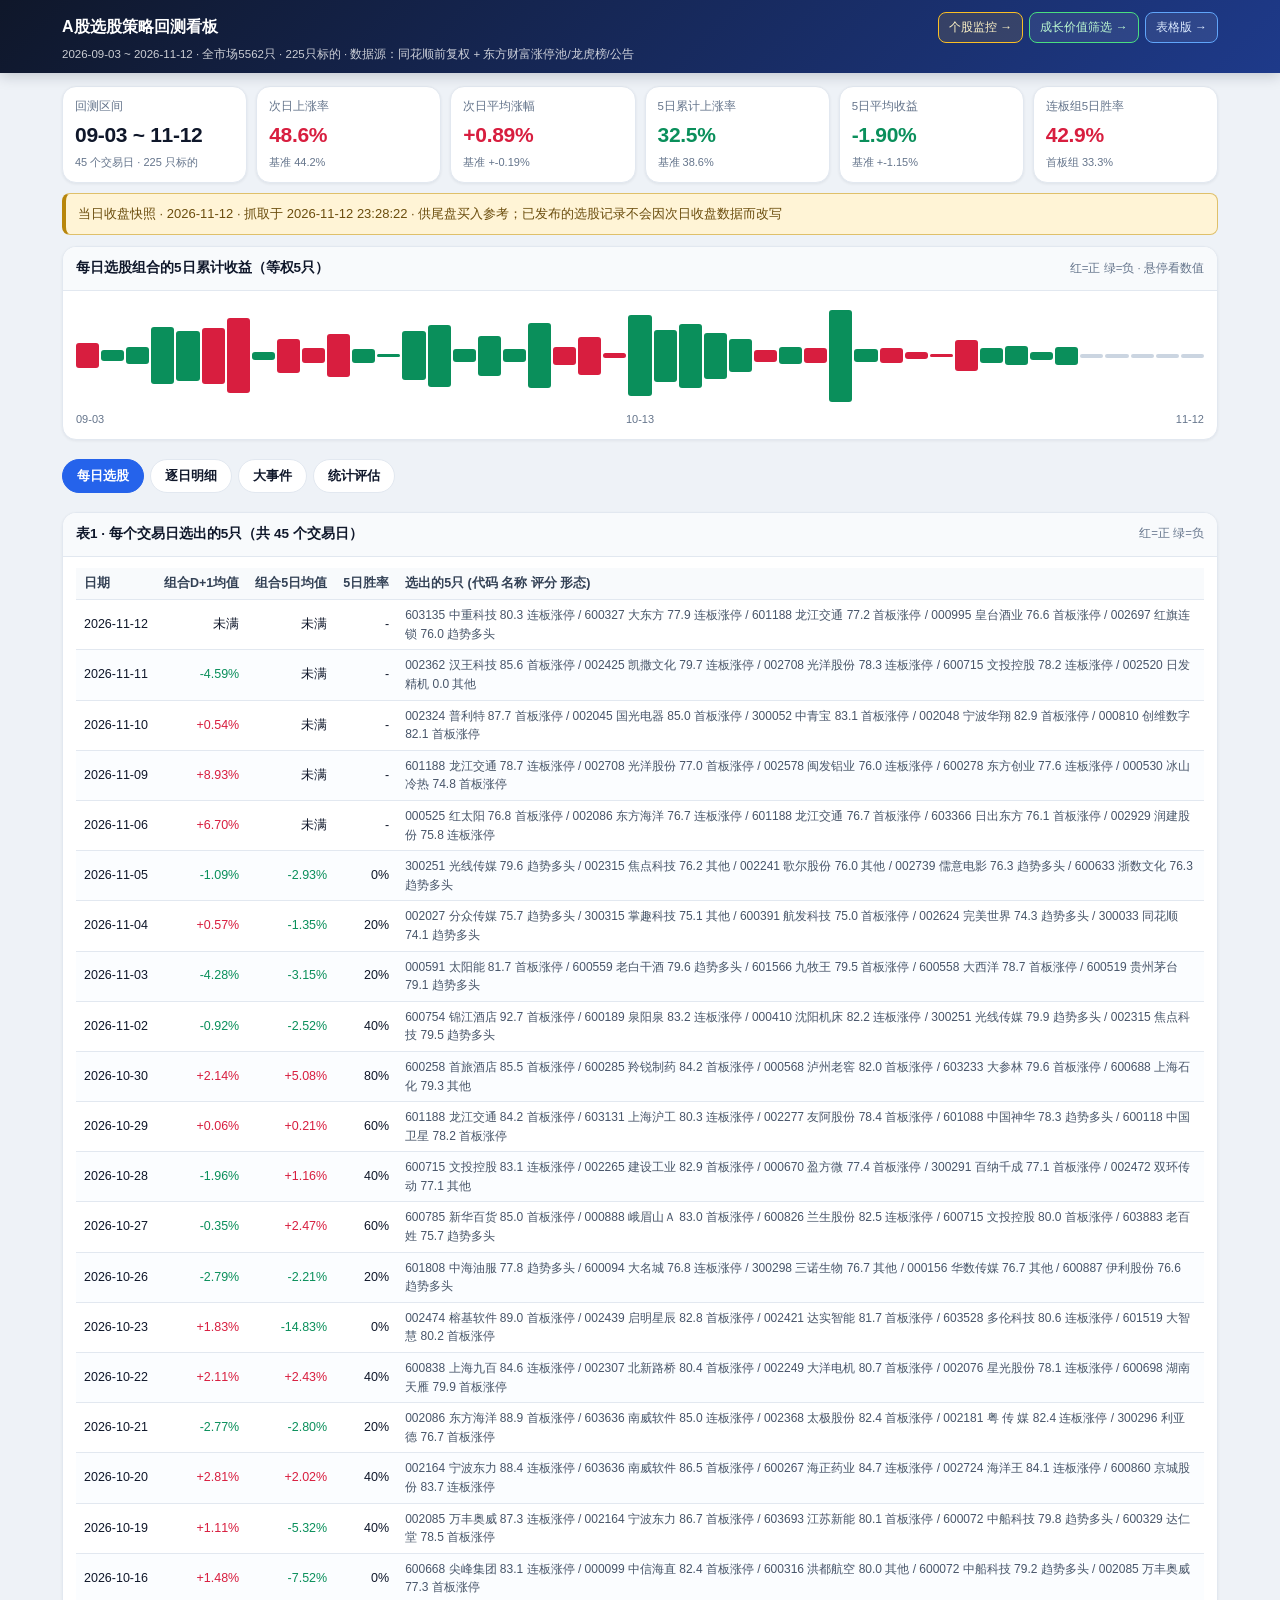
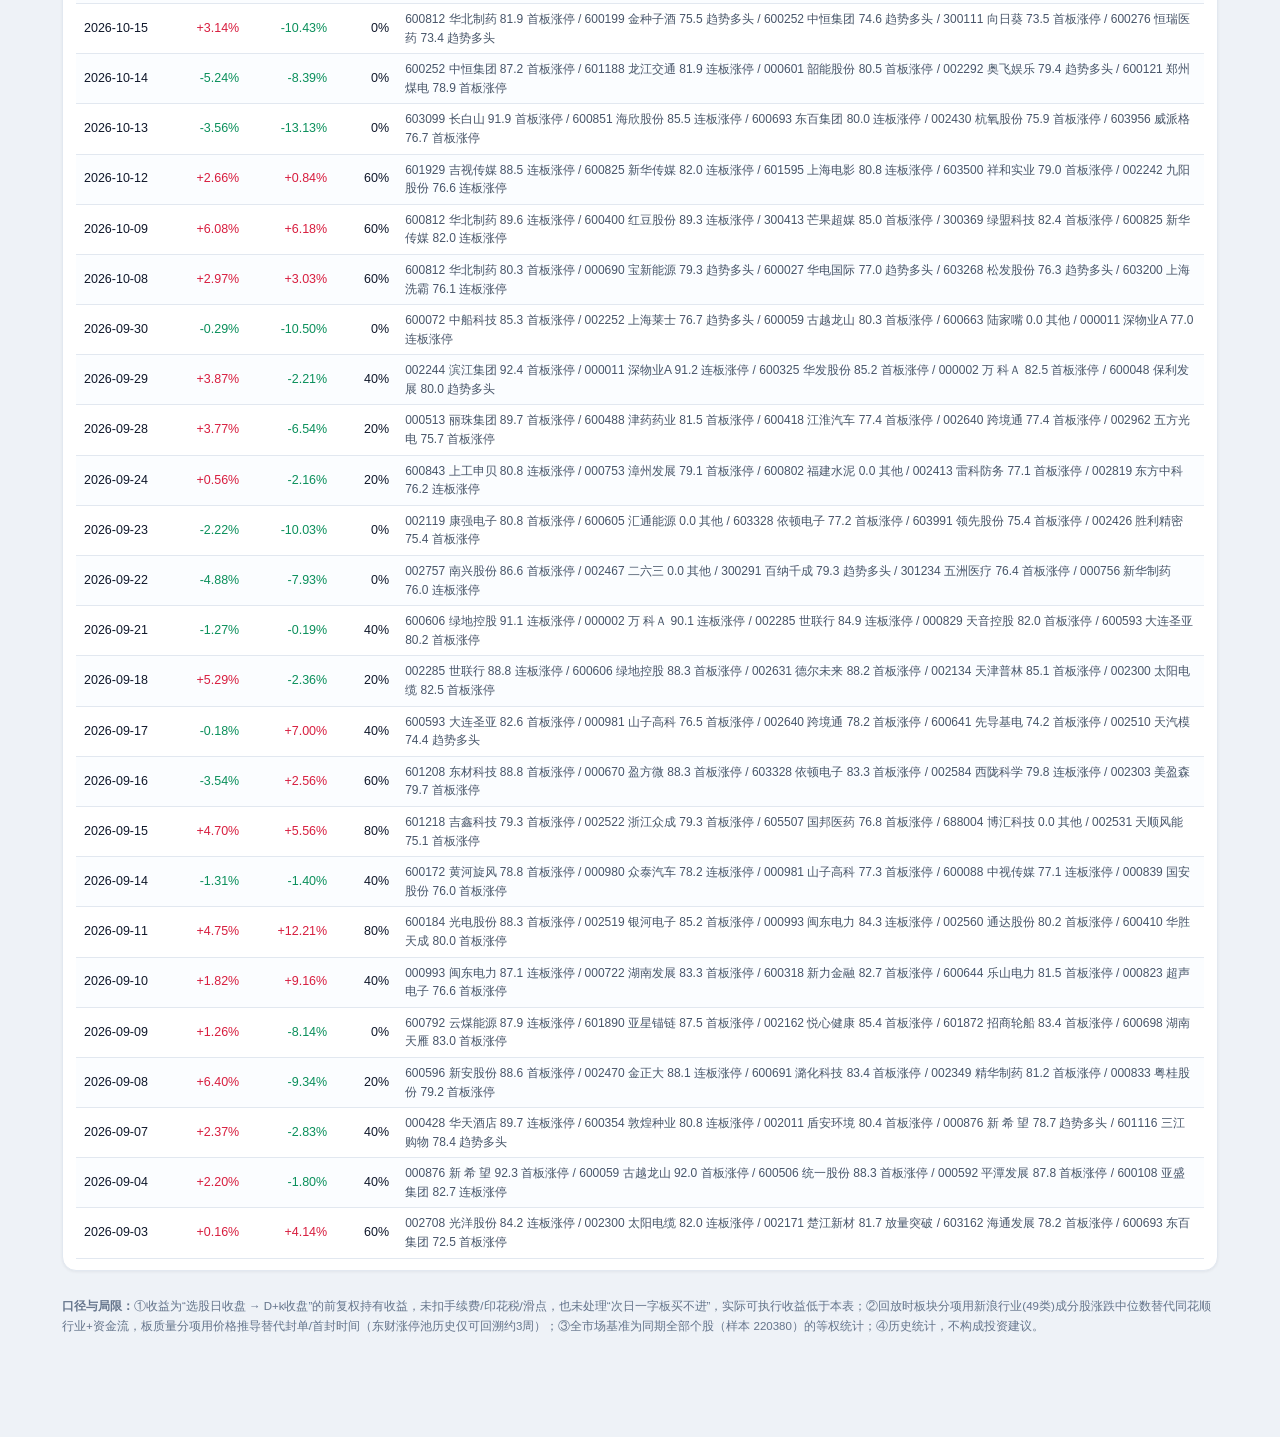
<file: docs/index.html>
<!DOCTYPE html><html lang="zh-CN"><head><meta charset="utf-8">
<meta name="viewport" content="width=device-width,initial-scale=1,viewport-fit=cover">
<meta name="theme-color" content="#0f172a"><title>选股策略回测看板 2026-07-13~09-11</title>
<style>:root{--bg:#eef2f7;--card:#fff;--ink:#0f172a;--muted:#64748b;--line:#e2e8f0;--up:#d81e3f;--dn:#0a8f5b;--a:#2563eb;--r:14px}
*{box-sizing:border-box}
html,body{margin:0;padding:0}
body{background:var(--bg);color:var(--ink);font:14px/1.55 -apple-system,BlinkMacSystemFont,'Segoe UI','PingFang SC','Hiragino Sans GB','Microsoft YaHei',sans-serif;-webkit-text-size-adjust:100%}
.wrap{max-width:1180px;margin:0 auto;padding:0 12px 60px}
header.top{position:sticky;top:0;z-index:30;background:linear-gradient(135deg,#0f172a,#1e3a8a);color:#fff;padding:12px 0 10px;box-shadow:0 2px 14px rgba(15,23,42,.22)}
header.top .in{max-width:1180px;margin:0 auto;padding:0 12px}
header.top h1{margin:0;font-size:16px;font-weight:700}
header.top .sub{opacity:.78;font-size:11.5px;margin-top:3px}
.kpis{display:grid;grid-template-columns:repeat(auto-fit,minmax(150px,1fr));gap:9px;margin:13px 0 4px}
.kpi{background:var(--card);border:1px solid var(--line);border-radius:var(--r);padding:11px 12px;box-shadow:0 1px 3px rgba(15,23,42,.07)}
.kpi .k{color:var(--muted);font-size:11.5px}
.kpi .v{font-size:21px;font-weight:760;margin-top:3px;font-variant-numeric:tabular-nums;letter-spacing:-.3px}
.kpi .n{color:var(--muted);font-size:11px;margin-top:2px}
.pos{color:var(--up)}.neg{color:var(--dn)}
.card{background:var(--card);border:1px solid var(--line);border-radius:var(--r);box-shadow:0 1px 3px rgba(15,23,42,.06);margin:11px 0;overflow:hidden}
.card h2{margin:0;padding:11px 13px;font-size:13.5px;border-bottom:1px solid var(--line);background:#f8fafc;display:flex;justify-content:space-between;align-items:center;gap:8px}
.card h2 span{font-weight:500;color:var(--muted);font-size:11.5px}
.card .bd{padding:11px 13px}
.tabs{position:sticky;top:56px;z-index:29;display:flex;gap:6px;overflow-x:auto;padding:8px 0;background:var(--bg);-webkit-overflow-scrolling:touch}
.tabs button{flex:0 0 auto;border:1px solid var(--line);background:#fff;color:var(--ink);padding:7px 14px;border-radius:999px;font-size:13px;font-weight:640}
.tabs button.on{background:var(--a);color:#fff;border-color:var(--a)}
.chart{display:flex;align-items:center;gap:2px;height:104px;padding:4px 0 0}
.chart .bar{flex:1;min-width:4px;border-radius:3px;position:relative;transition:.15s}
.chart .bar:hover{filter:brightness(1.15)}
.axis{display:flex;justify-content:space-between;color:var(--muted);font-size:11px;margin-top:5px}
.grid-days{display:grid;grid-template-columns:repeat(auto-fill,minmax(330px,1fr));gap:9px}
.day{border:1px solid var(--line);border-radius:12px;padding:9px 10px;background:#fcfdff}
.day .dh{display:flex;justify-content:space-between;align-items:baseline;font-weight:700;font-size:13px;margin-bottom:6px}
.day .dm{font-size:11.5px;color:var(--muted);font-weight:500;font-variant-numeric:tabular-nums}
.chips{display:flex;flex-wrap:wrap;gap:5px}
.chip{display:inline-flex;gap:5px;align-items:center;border:1px solid var(--line);background:#fff;border-radius:8px;padding:3px 7px;font-size:12px}
.tag{font-size:10px;padding:1px 5px;border-radius:5px;background:#e2e8f0;color:#334155;white-space:nowrap}
.t-zt_first{background:#fee2e2;color:#b91c1c}
.t-zt_multi{background:#fecdd3;color:#9f1239}
.t-trend{background:#dbeafe;color:#1d4ed8}
.t-breakout{background:#fef3c7;color:#92400e}
.t-other{background:#e5e7eb;color:#374151}
.tools{display:flex;gap:7px;flex-wrap:wrap;align-items:center;margin-bottom:9px}
.tools input,.tools select{padding:7px 10px;border:1px solid var(--line);border-radius:9px;font-size:13px;background:#fff;color:var(--ink)}
.tools input{flex:1;min-width:140px}
.tw{overflow-x:auto;-webkit-overflow-scrolling:touch}
table{border-collapse:collapse;width:100%;font-size:12.5px}
th,td{padding:6px 8px;border-bottom:1px solid var(--line);text-align:left;white-space:nowrap}
th{background:#f8fafc;font-weight:660;color:#334155}
th.s{cursor:pointer;user-select:none}
tbody tr:nth-child(even){background:#fbfdff}
td.num{text-align:right;font-variant-numeric:tabular-nums}
td.ev{white-space:normal;min-width:230px;color:#475569;font-size:12px}
.bars{display:grid;gap:6px}
.brow{display:grid;grid-template-columns:104px 1fr 58px;gap:8px;align-items:center;font-size:12.5px}
.bar2{height:12px;background:#eef2f7;border-radius:6px;overflow:hidden}
.bar2 i{display:block;height:100%}
.hint{color:var(--muted);font-size:12px;line-height:1.75}
.hint b{color:var(--ink)}
footer{color:var(--muted);font-size:11.5px;padding:14px 0 40px;line-height:1.8}
.fil{color:var(--muted);font-size:11.5px;margin-left:auto}
@media (max-width:780px){
.kpi .v{font-size:18px}
.kpi{padding:9px 10px}
header.top h1{font-size:14.5px}
table.resp thead{display:none}
table.resp,table.resp tbody,table.resp tr,table.resp td{display:block;width:100%}
table.resp tr{border:1px solid var(--line);border-radius:11px;margin:0 0 8px;padding:8px 10px;background:#fff}
table.resp td{border:0;padding:2.5px 0;white-space:normal;display:flex;justify-content:space-between;gap:10px}
table.resp td:before{content:attr(data-l);color:var(--muted);font-size:11.5px;flex:0 0 auto}
table.resp td.ev{display:block;padding-top:5px;border-top:1px dashed var(--line);margin-top:4px}
table.resp td.ev:before{display:block;margin-bottom:2px}
.tabs{top:50px}
.brow{grid-template-columns:78px 1fr 48px;font-size:11.5px}
.grid-days{grid-template-columns:1fr}
}.sec{display:none}.sec.on{display:block}
@media (max-width:780px){.card h2{font-size:12.5px}}
header.top .topline{display:flex;align-items:center;justify-content:space-between;gap:8px;flex-wrap:wrap}
header.top .topnav{display:flex;gap:6px;flex-wrap:wrap;position:relative;z-index:5}
header.top .topnav a{display:inline-block;font-size:12px;padding:5px 10px;border-radius:8px;text-decoration:none;white-space:nowrap;border:1px solid #60a5fa;color:#dbeafe;background:rgba(255,255,255,.08)}
header.top .topnav a.g{border-color:#4ade80;color:#bbf7d0}
header.top .topnav a.m{border-color:#fbbf24;color:#fef3c7;background:rgba(251,191,36,.12)}
@media (max-width:560px){header.top .topnav{width:100%}header.top .topnav a{flex:1 1 0;text-align:center}}
</style><noscript><style>.sec{display:block!important}.tabs{display:none}</style></noscript></head><body>
<header class="top"><div class="in"><div class="topline"><h1>A股选股策略回测看板</h1><nav class="topnav"><a class="m" href="monitor.html">个股监控 →</a><a class="g" href="garp.html">成长价值筛选 →</a><a href="tables.html">表格版 →</a></nav></div><div class="sub">2026-09-03 ~ 2026-11-12 · 全市场5562只 · 225只标的 · 数据源：同花顺前复权 + 东方财富涨停池/龙虎榜/公告</div></div></header>
<div class="wrap"><div class="kpis"><div class="kpi"><div class="k">回测区间</div><div class="v ">09-03 ~ 11-12</div><div class="n">45 个交易日 · 225 只标的</div></div><div class="kpi"><div class="k">次日上涨率</div><div class="v pos">48.6%</div><div class="n">基准 44.2%</div></div><div class="kpi"><div class="k">次日平均涨幅</div><div class="v pos">+0.89%</div><div class="n">基准 +-0.19%</div></div><div class="kpi"><div class="k">5日累计上涨率</div><div class="v neg">32.5%</div><div class="n">基准 38.6%</div></div><div class="kpi"><div class="k">5日平均收益</div><div class="v neg">-1.90%</div><div class="n">基准 +-1.15%</div></div><div class="kpi"><div class="k">连板组5日胜率</div><div class="v pos">42.9%</div><div class="n">首板组 33.3%</div></div></div>
<div style="background:#fff4d6;border:1px solid #dfc06a;border-left:4px solid #b8860b;border-radius:8px;padding:10px 12px;color:#6b4d0d;margin:10px 0;font-size:13px">当日收盘快照 · 2026-11-12 · 抓取于 2026-11-12 23:28:22 · 供尾盘买入参考；已发布的选股记录不会因次日收盘数据而改写</div>
<div class="card"><h2>每日选股组合的5日累计收益（等权5只）<span>红=正 绿=负 · 悬停看数值</span></h2><div class="bd"><div class="chart"><div class="bar" style="height:25px;background:var(--up)" title="09-03 组合5日均值 +4.14%"></div><div class="bar" style="height:11px;background:var(--dn)" title="09-04 组合5日均值 -1.80%"></div><div class="bar" style="height:17px;background:var(--dn)" title="09-07 组合5日均值 -2.83%"></div><div class="bar" style="height:57px;background:var(--dn)" title="09-08 组合5日均值 -9.34%"></div><div class="bar" style="height:50px;background:var(--dn)" title="09-09 组合5日均值 -8.14%"></div><div class="bar" style="height:56px;background:var(--up)" title="09-10 组合5日均值 +9.16%"></div><div class="bar" style="height:75px;background:var(--up)" title="09-11 组合5日均值 +12.21%"></div><div class="bar" style="height:8px;background:var(--dn)" title="09-14 组合5日均值 -1.40%"></div><div class="bar" style="height:34px;background:var(--up)" title="09-15 组合5日均值 +5.56%"></div><div class="bar" style="height:15px;background:var(--up)" title="09-16 组合5日均值 +2.56%"></div><div class="bar" style="height:43px;background:var(--up)" title="09-17 组合5日均值 +7.00%"></div><div class="bar" style="height:14px;background:var(--dn)" title="09-18 组合5日均值 -2.36%"></div><div class="bar" style="height:3px;background:var(--dn)" title="09-21 组合5日均值 -0.19%"></div><div class="bar" style="height:49px;background:var(--dn)" title="09-22 组合5日均值 -7.93%"></div><div class="bar" style="height:62px;background:var(--dn)" title="09-23 组合5日均值 -10.03%"></div><div class="bar" style="height:13px;background:var(--dn)" title="09-24 组合5日均值 -2.16%"></div><div class="bar" style="height:40px;background:var(--dn)" title="09-28 组合5日均值 -6.54%"></div><div class="bar" style="height:13px;background:var(--dn)" title="09-29 组合5日均值 -2.21%"></div><div class="bar" style="height:65px;background:var(--dn)" title="09-30 组合5日均值 -10.50%"></div><div class="bar" style="height:18px;background:var(--up)" title="10-08 组合5日均值 +3.03%"></div><div class="bar" style="height:38px;background:var(--up)" title="10-09 组合5日均值 +6.18%"></div><div class="bar" style="height:5px;background:var(--up)" title="10-12 组合5日均值 +0.84%"></div><div class="bar" style="height:81px;background:var(--dn)" title="10-13 组合5日均值 -13.13%"></div><div class="bar" style="height:52px;background:var(--dn)" title="10-14 组合5日均值 -8.39%"></div><div class="bar" style="height:64px;background:var(--dn)" title="10-15 组合5日均值 -10.43%"></div><div class="bar" style="height:46px;background:var(--dn)" title="10-16 组合5日均值 -7.52%"></div><div class="bar" style="height:33px;background:var(--dn)" title="10-19 组合5日均值 -5.32%"></div><div class="bar" style="height:12px;background:var(--up)" title="10-20 组合5日均值 +2.02%"></div><div class="bar" style="height:17px;background:var(--dn)" title="10-21 组合5日均值 -2.80%"></div><div class="bar" style="height:15px;background:var(--up)" title="10-22 组合5日均值 +2.43%"></div><div class="bar" style="height:92px;background:var(--dn)" title="10-23 组合5日均值 -14.83%"></div><div class="bar" style="height:13px;background:var(--dn)" title="10-26 组合5日均值 -2.21%"></div><div class="bar" style="height:15px;background:var(--up)" title="10-27 组合5日均值 +2.47%"></div><div class="bar" style="height:7px;background:var(--up)" title="10-28 组合5日均值 +1.16%"></div><div class="bar" style="height:3px;background:var(--up)" title="10-29 组合5日均值 +0.21%"></div><div class="bar" style="height:31px;background:var(--up)" title="10-30 组合5日均值 +5.08%"></div><div class="bar" style="height:15px;background:var(--dn)" title="11-02 组合5日均值 -2.52%"></div><div class="bar" style="height:19px;background:var(--dn)" title="11-03 组合5日均值 -3.15%"></div><div class="bar" style="height:8px;background:var(--dn)" title="11-04 组合5日均值 -1.35%"></div><div class="bar" style="height:18px;background:var(--dn)" title="11-05 组合5日均值 -2.93%"></div><div class="bar" style="height:4px;background:#cbd5e1" title="11-06 未满5日"></div><div class="bar" style="height:4px;background:#cbd5e1" title="11-09 未满5日"></div><div class="bar" style="height:4px;background:#cbd5e1" title="11-10 未满5日"></div><div class="bar" style="height:4px;background:#cbd5e1" title="11-11 未满5日"></div><div class="bar" style="height:4px;background:#cbd5e1" title="11-12 未满5日"></div></div><div class="axis"><span>09-03</span><span>10-13</span><span>11-12</span></div></div></div>
<div class="tabs" id="tb"><button data-v="s1" class="on">每日选股</button><button data-v="s2">逐日明细</button><button data-v="s3">大事件</button><button data-v="s4">统计评估</button></div>
<section id="s1" class="sec on"><div class="card"><h2>表1 · 每个交易日选出的5只（共 45 个交易日）<span>红=正 绿=负</span></h2><div class="bd"><div class="tw"><table class="resp"><thead><tr><th>日期</th><th>组合D+1均值</th><th>组合5日均值</th><th>5日胜率</th><th>选出的5只 (代码 名称 评分 形态)</th></tr></thead><tbody><tr data-d="2026-11-12"><td data-l="日期">2026-11-12</td><td data-l="组合D+1均值" class="num ">未满</td><td data-l="组合5日均值" class="num ">未满</td><td data-l="5日胜率" class="num">-</td><td data-l="选出的5只 (代码 名称 评分 形态)" class="ev">603135 中重科技 80.3 连板涨停 / 600327 大东方 77.9 连板涨停 / 601188 龙江交通 77.2 首板涨停 / 000995 皇台酒业 76.6 首板涨停 / 002697 红旗连锁 76.0 趋势多头</td></tr><tr data-d="2026-11-11"><td data-l="日期">2026-11-11</td><td data-l="组合D+1均值" class="num neg">-4.59%</td><td data-l="组合5日均值" class="num ">未满</td><td data-l="5日胜率" class="num">-</td><td data-l="选出的5只 (代码 名称 评分 形态)" class="ev">002362 汉王科技 85.6 首板涨停 / 002425 凯撒文化 79.7 连板涨停 / 002708 光洋股份 78.3 连板涨停 / 600715 文投控股 78.2 连板涨停 / 002520 日发精机 0.0 其他</td></tr><tr data-d="2026-11-10"><td data-l="日期">2026-11-10</td><td data-l="组合D+1均值" class="num pos">+0.54%</td><td data-l="组合5日均值" class="num ">未满</td><td data-l="5日胜率" class="num">-</td><td data-l="选出的5只 (代码 名称 评分 形态)" class="ev">002324 普利特 87.7 首板涨停 / 002045 国光电器 85.0 首板涨停 / 300052 中青宝 83.1 首板涨停 / 002048 宁波华翔 82.9 首板涨停 / 000810 创维数字 82.1 首板涨停</td></tr><tr data-d="2026-11-09"><td data-l="日期">2026-11-09</td><td data-l="组合D+1均值" class="num pos">+8.93%</td><td data-l="组合5日均值" class="num ">未满</td><td data-l="5日胜率" class="num">-</td><td data-l="选出的5只 (代码 名称 评分 形态)" class="ev">601188 龙江交通 78.7 连板涨停 / 002708 光洋股份 77.0 首板涨停 / 002578 闽发铝业 76.0 连板涨停 / 600278 东方创业 77.6 连板涨停 / 000530 冰山冷热 74.8 首板涨停</td></tr><tr data-d="2026-11-06"><td data-l="日期">2026-11-06</td><td data-l="组合D+1均值" class="num pos">+6.70%</td><td data-l="组合5日均值" class="num ">未满</td><td data-l="5日胜率" class="num">-</td><td data-l="选出的5只 (代码 名称 评分 形态)" class="ev">000525 红太阳 76.8 首板涨停 / 002086 东方海洋 76.7 连板涨停 / 601188 龙江交通 76.7 首板涨停 / 603366 日出东方 76.1 首板涨停 / 002929 润建股份 75.8 连板涨停</td></tr><tr data-d="2026-11-05"><td data-l="日期">2026-11-05</td><td data-l="组合D+1均值" class="num neg">-1.09%</td><td data-l="组合5日均值" class="num neg">-2.93%</td><td data-l="5日胜率" class="num">0%</td><td data-l="选出的5只 (代码 名称 评分 形态)" class="ev">300251 光线传媒 79.6 趋势多头 / 002315 焦点科技 76.2 其他 / 002241 歌尔股份 76.0 其他 / 002739 儒意电影 76.3 趋势多头 / 600633 浙数文化 76.3 趋势多头</td></tr><tr data-d="2026-11-04"><td data-l="日期">2026-11-04</td><td data-l="组合D+1均值" class="num pos">+0.57%</td><td data-l="组合5日均值" class="num neg">-1.35%</td><td data-l="5日胜率" class="num">20%</td><td data-l="选出的5只 (代码 名称 评分 形态)" class="ev">002027 分众传媒 75.7 趋势多头 / 300315 掌趣科技 75.1 其他 / 600391 航发科技 75.0 首板涨停 / 002624 完美世界 74.3 趋势多头 / 300033 同花顺 74.1 趋势多头</td></tr><tr data-d="2026-11-03"><td data-l="日期">2026-11-03</td><td data-l="组合D+1均值" class="num neg">-4.28%</td><td data-l="组合5日均值" class="num neg">-3.15%</td><td data-l="5日胜率" class="num">20%</td><td data-l="选出的5只 (代码 名称 评分 形态)" class="ev">000591 太阳能 81.7 首板涨停 / 600559 老白干酒 79.6 趋势多头 / 601566 九牧王 79.5 首板涨停 / 600558 大西洋 78.7 首板涨停 / 600519 贵州茅台 79.1 趋势多头</td></tr><tr data-d="2026-11-02"><td data-l="日期">2026-11-02</td><td data-l="组合D+1均值" class="num neg">-0.92%</td><td data-l="组合5日均值" class="num neg">-2.52%</td><td data-l="5日胜率" class="num">40%</td><td data-l="选出的5只 (代码 名称 评分 形态)" class="ev">600754 锦江酒店 92.7 首板涨停 / 600189 泉阳泉 83.2 连板涨停 / 000410 沈阳机床 82.2 连板涨停 / 300251 光线传媒 79.9 趋势多头 / 002315 焦点科技 79.5 趋势多头</td></tr><tr data-d="2026-10-30"><td data-l="日期">2026-10-30</td><td data-l="组合D+1均值" class="num pos">+2.14%</td><td data-l="组合5日均值" class="num pos">+5.08%</td><td data-l="5日胜率" class="num">80%</td><td data-l="选出的5只 (代码 名称 评分 形态)" class="ev">600258 首旅酒店 85.5 首板涨停 / 600285 羚锐制药 84.2 首板涨停 / 000568 泸州老窖 82.0 首板涨停 / 603233 大参林 79.6 首板涨停 / 600688 上海石化 79.3 其他</td></tr><tr data-d="2026-10-29"><td data-l="日期">2026-10-29</td><td data-l="组合D+1均值" class="num pos">+0.06%</td><td data-l="组合5日均值" class="num pos">+0.21%</td><td data-l="5日胜率" class="num">60%</td><td data-l="选出的5只 (代码 名称 评分 形态)" class="ev">601188 龙江交通 84.2 首板涨停 / 603131 上海沪工 80.3 连板涨停 / 002277 友阿股份 78.4 首板涨停 / 601088 中国神华 78.3 趋势多头 / 600118 中国卫星 78.2 首板涨停</td></tr><tr data-d="2026-10-28"><td data-l="日期">2026-10-28</td><td data-l="组合D+1均值" class="num neg">-1.96%</td><td data-l="组合5日均值" class="num pos">+1.16%</td><td data-l="5日胜率" class="num">40%</td><td data-l="选出的5只 (代码 名称 评分 形态)" class="ev">600715 文投控股 83.1 连板涨停 / 002265 建设工业 82.9 首板涨停 / 000670 盈方微 77.4 首板涨停 / 300291 百纳千成 77.1 首板涨停 / 002472 双环传动 77.1 其他</td></tr><tr data-d="2026-10-27"><td data-l="日期">2026-10-27</td><td data-l="组合D+1均值" class="num neg">-0.35%</td><td data-l="组合5日均值" class="num pos">+2.47%</td><td data-l="5日胜率" class="num">60%</td><td data-l="选出的5只 (代码 名称 评分 形态)" class="ev">600785 新华百货 85.0 首板涨停 / 000888 峨眉山Ａ 83.0 首板涨停 / 600826 兰生股份 82.5 连板涨停 / 600715 文投控股 80.0 首板涨停 / 603883 老百姓 75.7 趋势多头</td></tr><tr data-d="2026-10-26"><td data-l="日期">2026-10-26</td><td data-l="组合D+1均值" class="num neg">-2.79%</td><td data-l="组合5日均值" class="num neg">-2.21%</td><td data-l="5日胜率" class="num">20%</td><td data-l="选出的5只 (代码 名称 评分 形态)" class="ev">601808 中海油服 77.8 趋势多头 / 600094 大名城 76.8 连板涨停 / 300298 三诺生物 76.7 其他 / 000156 华数传媒 76.7 其他 / 600887 伊利股份 76.6 趋势多头</td></tr><tr data-d="2026-10-23"><td data-l="日期">2026-10-23</td><td data-l="组合D+1均值" class="num pos">+1.83%</td><td data-l="组合5日均值" class="num neg">-14.83%</td><td data-l="5日胜率" class="num">0%</td><td data-l="选出的5只 (代码 名称 评分 形态)" class="ev">002474 榕基软件 89.0 首板涨停 / 002439 启明星辰 82.8 首板涨停 / 002421 达实智能 81.7 首板涨停 / 603528 多伦科技 80.6 连板涨停 / 601519 大智慧 80.2 首板涨停</td></tr><tr data-d="2026-10-22"><td data-l="日期">2026-10-22</td><td data-l="组合D+1均值" class="num pos">+2.11%</td><td data-l="组合5日均值" class="num pos">+2.43%</td><td data-l="5日胜率" class="num">40%</td><td data-l="选出的5只 (代码 名称 评分 形态)" class="ev">600838 上海九百 84.6 连板涨停 / 002307 北新路桥 80.4 首板涨停 / 002249 大洋电机 80.7 首板涨停 / 002076 星光股份 78.1 连板涨停 / 600698 湖南天雁 79.9 首板涨停</td></tr><tr data-d="2026-10-21"><td data-l="日期">2026-10-21</td><td data-l="组合D+1均值" class="num neg">-2.77%</td><td data-l="组合5日均值" class="num neg">-2.80%</td><td data-l="5日胜率" class="num">20%</td><td data-l="选出的5只 (代码 名称 评分 形态)" class="ev">002086 东方海洋 88.9 首板涨停 / 603636 南威软件 85.0 连板涨停 / 002368 太极股份 82.4 首板涨停 / 002181 粤 传 媒 82.4 连板涨停 / 300296 利亚德 76.7 首板涨停</td></tr><tr data-d="2026-10-20"><td data-l="日期">2026-10-20</td><td data-l="组合D+1均值" class="num pos">+2.81%</td><td data-l="组合5日均值" class="num pos">+2.02%</td><td data-l="5日胜率" class="num">40%</td><td data-l="选出的5只 (代码 名称 评分 形态)" class="ev">002164 宁波东力 88.4 连板涨停 / 603636 南威软件 86.5 首板涨停 / 600267 海正药业 84.7 连板涨停 / 002724 海洋王 84.1 连板涨停 / 600860 京城股份 83.7 连板涨停</td></tr><tr data-d="2026-10-19"><td data-l="日期">2026-10-19</td><td data-l="组合D+1均值" class="num pos">+1.11%</td><td data-l="组合5日均值" class="num neg">-5.32%</td><td data-l="5日胜率" class="num">40%</td><td data-l="选出的5只 (代码 名称 评分 形态)" class="ev">002085 万丰奥威 87.3 连板涨停 / 002164 宁波东力 86.7 首板涨停 / 603693 江苏新能 80.1 首板涨停 / 600072 中船科技 79.8 趋势多头 / 600329 达仁堂 78.5 首板涨停</td></tr><tr data-d="2026-10-16"><td data-l="日期">2026-10-16</td><td data-l="组合D+1均值" class="num pos">+1.48%</td><td data-l="组合5日均值" class="num neg">-7.52%</td><td data-l="5日胜率" class="num">0%</td><td data-l="选出的5只 (代码 名称 评分 形态)" class="ev">600668 尖峰集团 83.1 连板涨停 / 000099 中信海直 82.4 首板涨停 / 600316 洪都航空 80.0 其他 / 600072 中船科技 79.2 趋势多头 / 002085 万丰奥威 77.3 首板涨停</td></tr><tr data-d="2026-10-15"><td data-l="日期">2026-10-15</td><td data-l="组合D+1均值" class="num pos">+3.14%</td><td data-l="组合5日均值" class="num neg">-10.43%</td><td data-l="5日胜率" class="num">0%</td><td data-l="选出的5只 (代码 名称 评分 形态)" class="ev">600812 华北制药 81.9 首板涨停 / 600199 金种子酒 75.5 趋势多头 / 600252 中恒集团 74.6 趋势多头 / 300111 向日葵 73.5 首板涨停 / 600276 恒瑞医药 73.4 趋势多头</td></tr><tr data-d="2026-10-14"><td data-l="日期">2026-10-14</td><td data-l="组合D+1均值" class="num neg">-5.24%</td><td data-l="组合5日均值" class="num neg">-8.39%</td><td data-l="5日胜率" class="num">0%</td><td data-l="选出的5只 (代码 名称 评分 形态)" class="ev">600252 中恒集团 87.2 首板涨停 / 601188 龙江交通 81.9 连板涨停 / 000601 韶能股份 80.5 首板涨停 / 002292 奥飞娱乐 79.4 趋势多头 / 600121 郑州煤电 78.9 首板涨停</td></tr><tr data-d="2026-10-13"><td data-l="日期">2026-10-13</td><td data-l="组合D+1均值" class="num neg">-3.56%</td><td data-l="组合5日均值" class="num neg">-13.13%</td><td data-l="5日胜率" class="num">0%</td><td data-l="选出的5只 (代码 名称 评分 形态)" class="ev">603099 长白山 91.9 首板涨停 / 600851 海欣股份 85.5 连板涨停 / 600693 东百集团 80.0 连板涨停 / 002430 杭氧股份 75.9 首板涨停 / 603956 威派格 76.7 首板涨停</td></tr><tr data-d="2026-10-12"><td data-l="日期">2026-10-12</td><td data-l="组合D+1均值" class="num pos">+2.66%</td><td data-l="组合5日均值" class="num pos">+0.84%</td><td data-l="5日胜率" class="num">60%</td><td data-l="选出的5只 (代码 名称 评分 形态)" class="ev">601929 吉视传媒 88.5 连板涨停 / 600825 新华传媒 82.0 连板涨停 / 601595 上海电影 80.8 连板涨停 / 603500 祥和实业 79.0 首板涨停 / 002242 九阳股份 76.6 连板涨停</td></tr><tr data-d="2026-10-09"><td data-l="日期">2026-10-09</td><td data-l="组合D+1均值" class="num pos">+6.08%</td><td data-l="组合5日均值" class="num pos">+6.18%</td><td data-l="5日胜率" class="num">60%</td><td data-l="选出的5只 (代码 名称 评分 形态)" class="ev">600812 华北制药 89.6 连板涨停 / 600400 红豆股份 89.3 连板涨停 / 300413 芒果超媒 85.0 首板涨停 / 300369 绿盟科技 82.4 首板涨停 / 600825 新华传媒 82.0 连板涨停</td></tr><tr data-d="2026-10-08"><td data-l="日期">2026-10-08</td><td data-l="组合D+1均值" class="num pos">+2.97%</td><td data-l="组合5日均值" class="num pos">+3.03%</td><td data-l="5日胜率" class="num">60%</td><td data-l="选出的5只 (代码 名称 评分 形态)" class="ev">600812 华北制药 80.3 首板涨停 / 000690 宝新能源 79.3 趋势多头 / 600027 华电国际 77.0 趋势多头 / 603268 松发股份 76.3 趋势多头 / 603200 上海洗霸 76.1 连板涨停</td></tr><tr data-d="2026-09-30"><td data-l="日期">2026-09-30</td><td data-l="组合D+1均值" class="num neg">-0.29%</td><td data-l="组合5日均值" class="num neg">-10.50%</td><td data-l="5日胜率" class="num">0%</td><td data-l="选出的5只 (代码 名称 评分 形态)" class="ev">600072 中船科技 85.3 首板涨停 / 002252 上海莱士 76.7 趋势多头 / 600059 古越龙山 80.3 首板涨停 / 600663 陆家嘴 0.0 其他 / 000011 深物业A 77.0 连板涨停</td></tr><tr data-d="2026-09-29"><td data-l="日期">2026-09-29</td><td data-l="组合D+1均值" class="num pos">+3.87%</td><td data-l="组合5日均值" class="num neg">-2.21%</td><td data-l="5日胜率" class="num">40%</td><td data-l="选出的5只 (代码 名称 评分 形态)" class="ev">002244 滨江集团 92.4 首板涨停 / 000011 深物业A 91.2 连板涨停 / 600325 华发股份 85.2 首板涨停 / 000002 万 科Ａ 82.5 首板涨停 / 600048 保利发展 80.0 趋势多头</td></tr><tr data-d="2026-09-28"><td data-l="日期">2026-09-28</td><td data-l="组合D+1均值" class="num pos">+3.77%</td><td data-l="组合5日均值" class="num neg">-6.54%</td><td data-l="5日胜率" class="num">20%</td><td data-l="选出的5只 (代码 名称 评分 形态)" class="ev">000513 丽珠集团 89.7 首板涨停 / 600488 津药药业 81.5 首板涨停 / 600418 江淮汽车 77.4 首板涨停 / 002640 跨境通 77.4 首板涨停 / 002962 五方光电 75.7 首板涨停</td></tr><tr data-d="2026-09-24"><td data-l="日期">2026-09-24</td><td data-l="组合D+1均值" class="num pos">+0.56%</td><td data-l="组合5日均值" class="num neg">-2.16%</td><td data-l="5日胜率" class="num">20%</td><td data-l="选出的5只 (代码 名称 评分 形态)" class="ev">600843 上工申贝 80.8 连板涨停 / 000753 漳州发展 79.1 首板涨停 / 600802 福建水泥 0.0 其他 / 002413 雷科防务 77.1 首板涨停 / 002819 东方中科 76.2 连板涨停</td></tr><tr data-d="2026-09-23"><td data-l="日期">2026-09-23</td><td data-l="组合D+1均值" class="num neg">-2.22%</td><td data-l="组合5日均值" class="num neg">-10.03%</td><td data-l="5日胜率" class="num">0%</td><td data-l="选出的5只 (代码 名称 评分 形态)" class="ev">002119 康强电子 80.8 首板涨停 / 600605 汇通能源 0.0 其他 / 603328 依顿电子 77.2 首板涨停 / 603991 领先股份 75.4 首板涨停 / 002426 胜利精密 75.4 首板涨停</td></tr><tr data-d="2026-09-22"><td data-l="日期">2026-09-22</td><td data-l="组合D+1均值" class="num neg">-4.88%</td><td data-l="组合5日均值" class="num neg">-7.93%</td><td data-l="5日胜率" class="num">0%</td><td data-l="选出的5只 (代码 名称 评分 形态)" class="ev">002757 南兴股份 86.6 首板涨停 / 002467 二六三 0.0 其他 / 300291 百纳千成 79.3 趋势多头 / 301234 五洲医疗 76.4 首板涨停 / 000756 新华制药 76.0 连板涨停</td></tr><tr data-d="2026-09-21"><td data-l="日期">2026-09-21</td><td data-l="组合D+1均值" class="num neg">-1.27%</td><td data-l="组合5日均值" class="num neg">-0.19%</td><td data-l="5日胜率" class="num">40%</td><td data-l="选出的5只 (代码 名称 评分 形态)" class="ev">600606 绿地控股 91.1 连板涨停 / 000002 万 科Ａ 90.1 连板涨停 / 002285 世联行 84.9 连板涨停 / 000829 天音控股 82.0 首板涨停 / 600593 大连圣亚 80.2 首板涨停</td></tr><tr data-d="2026-09-18"><td data-l="日期">2026-09-18</td><td data-l="组合D+1均值" class="num pos">+5.29%</td><td data-l="组合5日均值" class="num neg">-2.36%</td><td data-l="5日胜率" class="num">20%</td><td data-l="选出的5只 (代码 名称 评分 形态)" class="ev">002285 世联行 88.8 连板涨停 / 600606 绿地控股 88.3 首板涨停 / 002631 德尔未来 88.2 首板涨停 / 002134 天津普林 85.1 首板涨停 / 002300 太阳电缆 82.5 首板涨停</td></tr><tr data-d="2026-09-17"><td data-l="日期">2026-09-17</td><td data-l="组合D+1均值" class="num neg">-0.18%</td><td data-l="组合5日均值" class="num pos">+7.00%</td><td data-l="5日胜率" class="num">40%</td><td data-l="选出的5只 (代码 名称 评分 形态)" class="ev">600593 大连圣亚 82.6 首板涨停 / 000981 山子高科 76.5 首板涨停 / 002640 跨境通 78.2 首板涨停 / 600641 先导基电 74.2 首板涨停 / 002510 天汽模 74.4 趋势多头</td></tr><tr data-d="2026-09-16"><td data-l="日期">2026-09-16</td><td data-l="组合D+1均值" class="num neg">-3.54%</td><td data-l="组合5日均值" class="num pos">+2.56%</td><td data-l="5日胜率" class="num">60%</td><td data-l="选出的5只 (代码 名称 评分 形态)" class="ev">601208 东材科技 88.8 首板涨停 / 000670 盈方微 88.3 首板涨停 / 603328 依顿电子 83.3 首板涨停 / 002584 西陇科学 79.8 连板涨停 / 002303 美盈森 79.7 首板涨停</td></tr><tr data-d="2026-09-15"><td data-l="日期">2026-09-15</td><td data-l="组合D+1均值" class="num pos">+4.70%</td><td data-l="组合5日均值" class="num pos">+5.56%</td><td data-l="5日胜率" class="num">80%</td><td data-l="选出的5只 (代码 名称 评分 形态)" class="ev">601218 吉鑫科技 79.3 首板涨停 / 002522 浙江众成 79.3 首板涨停 / 605507 国邦医药 76.8 首板涨停 / 688004 博汇科技 0.0 其他 / 002531 天顺风能 75.1 首板涨停</td></tr><tr data-d="2026-09-14"><td data-l="日期">2026-09-14</td><td data-l="组合D+1均值" class="num neg">-1.31%</td><td data-l="组合5日均值" class="num neg">-1.40%</td><td data-l="5日胜率" class="num">40%</td><td data-l="选出的5只 (代码 名称 评分 形态)" class="ev">600172 黄河旋风 78.8 首板涨停 / 000980 众泰汽车 78.2 连板涨停 / 000981 山子高科 77.3 首板涨停 / 600088 中视传媒 77.1 连板涨停 / 000839 国安股份 76.0 首板涨停</td></tr><tr data-d="2026-09-11"><td data-l="日期">2026-09-11</td><td data-l="组合D+1均值" class="num pos">+4.75%</td><td data-l="组合5日均值" class="num pos">+12.21%</td><td data-l="5日胜率" class="num">80%</td><td data-l="选出的5只 (代码 名称 评分 形态)" class="ev">600184 光电股份 88.3 首板涨停 / 002519 银河电子 85.2 首板涨停 / 000993 闽东电力 84.3 连板涨停 / 002560 通达股份 80.2 首板涨停 / 600410 华胜天成 80.0 首板涨停</td></tr><tr data-d="2026-09-10"><td data-l="日期">2026-09-10</td><td data-l="组合D+1均值" class="num pos">+1.82%</td><td data-l="组合5日均值" class="num pos">+9.16%</td><td data-l="5日胜率" class="num">40%</td><td data-l="选出的5只 (代码 名称 评分 形态)" class="ev">000993 闽东电力 87.1 连板涨停 / 000722 湖南发展 83.3 首板涨停 / 600318 新力金融 82.7 首板涨停 / 600644 乐山电力 81.5 首板涨停 / 000823 超声电子 76.6 首板涨停</td></tr><tr data-d="2026-09-09"><td data-l="日期">2026-09-09</td><td data-l="组合D+1均值" class="num pos">+1.26%</td><td data-l="组合5日均值" class="num neg">-8.14%</td><td data-l="5日胜率" class="num">0%</td><td data-l="选出的5只 (代码 名称 评分 形态)" class="ev">600792 云煤能源 87.9 连板涨停 / 601890 亚星锚链 87.5 首板涨停 / 002162 悦心健康 85.4 首板涨停 / 601872 招商轮船 83.4 首板涨停 / 600698 湖南天雁 83.0 首板涨停</td></tr><tr data-d="2026-09-08"><td data-l="日期">2026-09-08</td><td data-l="组合D+1均值" class="num pos">+6.40%</td><td data-l="组合5日均值" class="num neg">-9.34%</td><td data-l="5日胜率" class="num">20%</td><td data-l="选出的5只 (代码 名称 评分 形态)" class="ev">600596 新安股份 88.6 首板涨停 / 002470 金正大 88.1 连板涨停 / 600691 潞化科技 83.4 首板涨停 / 002349 精华制药 81.2 首板涨停 / 000833 粤桂股份 79.2 首板涨停</td></tr><tr data-d="2026-09-07"><td data-l="日期">2026-09-07</td><td data-l="组合D+1均值" class="num pos">+2.37%</td><td data-l="组合5日均值" class="num neg">-2.83%</td><td data-l="5日胜率" class="num">40%</td><td data-l="选出的5只 (代码 名称 评分 形态)" class="ev">000428 华天酒店 89.7 连板涨停 / 600354 敦煌种业 80.8 连板涨停 / 002011 盾安环境 80.4 首板涨停 / 000876 新 希 望 78.7 趋势多头 / 601116 三江购物 78.4 趋势多头</td></tr><tr data-d="2026-09-04"><td data-l="日期">2026-09-04</td><td data-l="组合D+1均值" class="num pos">+2.20%</td><td data-l="组合5日均值" class="num neg">-1.80%</td><td data-l="5日胜率" class="num">40%</td><td data-l="选出的5只 (代码 名称 评分 形态)" class="ev">000876 新 希 望 92.3 首板涨停 / 600059 古越龙山 92.0 首板涨停 / 600506 统一股份 88.3 首板涨停 / 000592 平潭发展 87.8 首板涨停 / 600108 亚盛集团 82.7 连板涨停</td></tr><tr data-d="2026-09-03"><td data-l="日期">2026-09-03</td><td data-l="组合D+1均值" class="num pos">+0.16%</td><td data-l="组合5日均值" class="num pos">+4.14%</td><td data-l="5日胜率" class="num">60%</td><td data-l="选出的5只 (代码 名称 评分 形态)" class="ev">002708 光洋股份 84.2 连板涨停 / 002300 太阳电缆 82.0 连板涨停 / 002171 楚江新材 81.7 放量突破 / 603162 海通发展 78.2 首板涨停 / 600693 东百集团 72.5 首板涨停</td></tr></tbody></table></div></div></div></section>
<section id="s2" class="sec"><div class="card"><h2>表2 · 选后5个交易日逐日涨跌幅<span id="cnt">共 225 只</span></h2><div class="bd">
<div class="tools"><input id="q" placeholder="搜索代码 / 名称 / 行业"><select id="kf"><option value="">全部形态</option><option value="zt_first">首板涨停</option><option value="zt_multi">连板涨停</option><option value="trend">趋势多头</option><option value="breakout">放量突破</option><option value="other">其他</option></select><select id="sk"><option value="d">按日期</option><option value="d1">按次日涨幅</option><option value="cum">按5日累计</option></select></div>
<div class="tw"><table class="resp"><thead><tr><th>日期</th><th>代码</th><th>名称</th><th>当日涨幅</th><th>评分</th><th>形态</th><th>D+1</th><th>D+2</th><th>D+3</th><th>D+4</th><th>D+5</th><th>5日累计</th><th>5日内关键事件</th><th>胜率</th></tr></thead><tbody id="db"><tr data-d="2026-11-12" data-d1="-999" data-cum="-999" data-k="trend" data-txt="002697 红旗连锁 商业百货"><td data-l="日期">11-12</td><td data-l="代码">002697</td><td data-l="名称">红旗连锁</td><td data-l="当日涨幅" class="num pos">+1.52%</td><td data-l="评分" class="num">76.0</td><td data-l="形态">趋势多头</td><td data-l="D+1" class="num ">-</td><td data-l="D+2" class="num ">-</td><td data-l="D+3" class="num ">-</td><td data-l="D+4" class="num ">-</td><td data-l="D+5" class="num ">-</td><td data-l="5日累计" class="num ">未满</td><td data-l="关键事件" class="ev">-</td><td data-l="胜率" class="num">-</td></tr><tr data-d="2026-11-12" data-d1="-999" data-cum="-999" data-k="zt_first" data-txt="000995 皇台酒业 酿酒行业"><td data-l="日期">11-12</td><td data-l="代码">000995</td><td data-l="名称">皇台酒业</td><td data-l="当日涨幅" class="num pos">+10.03%</td><td data-l="评分" class="num">76.6</td><td data-l="形态">首板涨停</td><td data-l="D+1" class="num ">-</td><td data-l="D+2" class="num ">-</td><td data-l="D+3" class="num ">-</td><td data-l="D+4" class="num ">-</td><td data-l="D+5" class="num ">-</td><td data-l="5日累计" class="num ">未满</td><td data-l="关键事件" class="ev">-</td><td data-l="胜率" class="num">-</td></tr><tr data-d="2026-11-12" data-d1="-999" data-cum="-999" data-k="zt_first" data-txt="601188 龙江交通 公路桥梁"><td data-l="日期">11-12</td><td data-l="代码">601188</td><td data-l="名称">龙江交通</td><td data-l="当日涨幅" class="num pos">+10.02%</td><td data-l="评分" class="num">77.2</td><td data-l="形态">首板涨停</td><td data-l="D+1" class="num ">-</td><td data-l="D+2" class="num ">-</td><td data-l="D+3" class="num ">-</td><td data-l="D+4" class="num ">-</td><td data-l="D+5" class="num ">-</td><td data-l="5日累计" class="num ">未满</td><td data-l="关键事件" class="ev">-</td><td data-l="胜率" class="num">-</td></tr><tr data-d="2026-11-12" data-d1="-999" data-cum="-999" data-k="zt_multi" data-txt="600327 大东方 商业百货"><td data-l="日期">11-12</td><td data-l="代码">600327</td><td data-l="名称">大东方</td><td data-l="当日涨幅" class="num pos">+9.95%</td><td data-l="评分" class="num">77.9</td><td data-l="形态">连板涨停</td><td data-l="D+1" class="num ">-</td><td data-l="D+2" class="num ">-</td><td data-l="D+3" class="num ">-</td><td data-l="D+4" class="num ">-</td><td data-l="D+5" class="num ">-</td><td data-l="5日累计" class="num ">未满</td><td data-l="关键事件" class="ev">-</td><td data-l="胜率" class="num">-</td></tr><tr data-d="2026-11-12" data-d1="-999" data-cum="-999" data-k="zt_multi" data-txt="603135 中重科技 "><td data-l="日期">11-12</td><td data-l="代码">603135</td><td data-l="名称">中重科技</td><td data-l="当日涨幅" class="num pos">+10.05%</td><td data-l="评分" class="num">80.3</td><td data-l="形态">连板涨停</td><td data-l="D+1" class="num ">-</td><td data-l="D+2" class="num ">-</td><td data-l="D+3" class="num ">-</td><td data-l="D+4" class="num ">-</td><td data-l="D+5" class="num ">-</td><td data-l="5日累计" class="num ">未满</td><td data-l="关键事件" class="ev">-</td><td data-l="胜率" class="num">-</td></tr><tr data-d="2026-11-11" data-d1="-3.5813" data-cum="-999" data-k="other" data-txt="002520 日发精机 机械行业"><td data-l="日期">11-11</td><td data-l="代码">002520</td><td data-l="名称">日发精机</td><td data-l="当日涨幅" class="num pos">+10.00%</td><td data-l="评分" class="num">0.0</td><td data-l="形态">其他</td><td data-l="D+1" class="num neg">-3.58%</td><td data-l="D+2" class="num ">-</td><td data-l="D+3" class="num ">-</td><td data-l="D+4" class="num ">-</td><td data-l="D+5" class="num ">-</td><td data-l="5日累计" class="num ">未满</td><td data-l="关键事件" class="ev">-</td><td data-l="胜率" class="num neg">0/1 (0%)</td></tr><tr data-d="2026-11-11" data-d1="-1.5924" data-cum="-999" data-k="zt_multi" data-txt="600715 文投控股 汽车制造"><td data-l="日期">11-11</td><td data-l="代码">600715</td><td data-l="名称">文投控股</td><td data-l="当日涨幅" class="num pos">+10.18%</td><td data-l="评分" class="num">78.2</td><td data-l="形态">连板涨停</td><td data-l="D+1" class="num neg">-1.59%</td><td data-l="D+2" class="num ">-</td><td data-l="D+3" class="num ">-</td><td data-l="D+4" class="num ">-</td><td data-l="D+5" class="num ">-</td><td data-l="5日累计" class="num ">未满</td><td data-l="关键事件" class="ev">D+1 龙虎榜净买-2.46亿 普通席位卖出，成功率39.26% ; D+1 其它风险提示公告:文投控股:文投控股股份有限公司股票交易风险提示公告</td><td data-l="胜率" class="num neg">0/1 (0%)</td></tr><tr data-d="2026-11-11" data-d1="-5.6036" data-cum="-999" data-k="zt_multi" data-txt="002708 光洋股份 汽车制造"><td data-l="日期">11-11</td><td data-l="代码">002708</td><td data-l="名称">光洋股份</td><td data-l="当日涨幅" class="num pos">+10.01%</td><td data-l="评分" class="num">78.3</td><td data-l="形态">连板涨停</td><td data-l="D+1" class="num neg">-5.60%</td><td data-l="D+2" class="num ">-</td><td data-l="D+3" class="num ">-</td><td data-l="D+4" class="num ">-</td><td data-l="D+5" class="num ">-</td><td data-l="5日累计" class="num ">未满</td><td data-l="关键事件" class="ev">-</td><td data-l="胜率" class="num neg">0/1 (0%)</td></tr><tr data-d="2026-11-11" data-d1="-6.0052" data-cum="-999" data-k="zt_multi" data-txt="002425 凯撒文化 服装鞋类"><td data-l="日期">11-11</td><td data-l="代码">002425</td><td data-l="名称">凯撒文化</td><td data-l="当日涨幅" class="num pos">+10.06%</td><td data-l="评分" class="num">79.7</td><td data-l="形态">连板涨停</td><td data-l="D+1" class="num neg">-6.01%</td><td data-l="D+2" class="num ">-</td><td data-l="D+3" class="num ">-</td><td data-l="D+4" class="num ">-</td><td data-l="D+5" class="num ">-</td><td data-l="5日累计" class="num ">未满</td><td data-l="关键事件" class="ev">D+1 龙虎榜净买0.19亿 3家机构卖出，成功率33.87%</td><td data-l="胜率" class="num neg">0/1 (0%)</td></tr><tr data-d="2026-11-11" data-d1="-6.1530" data-cum="-999" data-k="zt_first" data-txt="002362 汉王科技 电子信息"><td data-l="日期">11-11</td><td data-l="代码">002362</td><td data-l="名称">汉王科技</td><td data-l="当日涨幅" class="num pos">+10.01%</td><td data-l="评分" class="num">85.6</td><td data-l="形态">首板涨停</td><td data-l="D+1" class="num neg">-6.15%</td><td data-l="D+2" class="num ">-</td><td data-l="D+3" class="num ">-</td><td data-l="D+4" class="num ">-</td><td data-l="D+5" class="num ">-</td><td data-l="5日累计" class="num ">未满</td><td data-l="关键事件" class="ev">-</td><td data-l="胜率" class="num neg">0/1 (0%)</td></tr><tr data-d="2026-11-10" data-d1="-4.3657" data-cum="-999" data-k="zt_first" data-txt="000810 创维数字 电子器件"><td data-l="日期">11-10</td><td data-l="代码">000810</td><td data-l="名称">创维数字</td><td data-l="当日涨幅" class="num pos">+9.96%</td><td data-l="评分" class="num">82.1</td><td data-l="形态">首板涨停</td><td data-l="D+1" class="num neg">-4.37%</td><td data-l="D+2" class="num neg">-3.62%</td><td data-l="D+3" class="num ">-</td><td data-l="D+4" class="num ">-</td><td data-l="D+5" class="num ">-</td><td data-l="5日累计" class="num ">未满</td><td data-l="关键事件" class="ev">-</td><td data-l="胜率" class="num neg">0/2 (0%)</td></tr><tr data-d="2026-11-10" data-d1="2.4928" data-cum="-999" data-k="zt_first" data-txt="002048 宁波华翔 汽车制造"><td data-l="日期">11-10</td><td data-l="代码">002048</td><td data-l="名称">宁波华翔</td><td data-l="当日涨幅" class="num pos">+10.02%</td><td data-l="评分" class="num">82.9</td><td data-l="形态">首板涨停</td><td data-l="D+1" class="num pos">+2.49%</td><td data-l="D+2" class="num neg">-6.83%</td><td data-l="D+3" class="num ">-</td><td data-l="D+4" class="num ">-</td><td data-l="D+5" class="num ">-</td><td data-l="5日累计" class="num ">未满</td><td data-l="关键事件" class="ev">-</td><td data-l="胜率" class="num">1/2 (50%)</td></tr><tr data-d="2026-11-10" data-d1="8.6294" data-cum="-999" data-k="zt_first" data-txt="300052 中青宝 电子信息"><td data-l="日期">11-10</td><td data-l="代码">300052</td><td data-l="名称">中青宝</td><td data-l="当日涨幅" class="num pos">+20.00%</td><td data-l="评分" class="num">83.1</td><td data-l="形态">首板涨停</td><td data-l="D+1" class="num pos">+8.63%</td><td data-l="D+2" class="num neg">-6.07%</td><td data-l="D+3" class="num ">-</td><td data-l="D+4" class="num ">-</td><td data-l="D+5" class="num ">-</td><td data-l="5日累计" class="num ">未满</td><td data-l="关键事件" class="ev">D+1 异动8.63%</td><td data-l="胜率" class="num">1/2 (50%)</td></tr><tr data-d="2026-11-10" data-d1="-6.3979" data-cum="-999" data-k="zt_first" data-txt="002045 国光电器 电子器件"><td data-l="日期">11-10</td><td data-l="代码">002045</td><td data-l="名称">国光电器</td><td data-l="当日涨幅" class="num pos">+10.03%</td><td data-l="评分" class="num">85.0</td><td data-l="形态">首板涨停</td><td data-l="D+1" class="num neg">-6.40%</td><td data-l="D+2" class="num pos">+2.34%</td><td data-l="D+3" class="num ">-</td><td data-l="D+4" class="num ">-</td><td data-l="D+5" class="num ">-</td><td data-l="5日累计" class="num ">未满</td><td data-l="关键事件" class="ev">-</td><td data-l="胜率" class="num">1/2 (50%)</td></tr><tr data-d="2026-11-10" data-d1="2.3179" data-cum="-999" data-k="zt_first" data-txt="002324 普利特 塑料制品"><td data-l="日期">11-10</td><td data-l="代码">002324</td><td data-l="名称">普利特</td><td data-l="当日涨幅" class="num pos">+9.95%</td><td data-l="评分" class="num">87.7</td><td data-l="形态">首板涨停</td><td data-l="D+1" class="num pos">+2.32%</td><td data-l="D+2" class="num pos">+0.86%</td><td data-l="D+3" class="num ">-</td><td data-l="D+4" class="num ">-</td><td data-l="D+5" class="num ">-</td><td data-l="5日累计" class="num ">未满</td><td data-l="关键事件" class="ev">-</td><td data-l="胜率" class="num pos">2/2 (100%)</td></tr><tr data-d="2026-11-09" data-d1="10.0313" data-cum="-999" data-k="zt_first" data-txt="000530 冰山冷热 机械行业"><td data-l="日期">11-09</td><td data-l="代码">000530</td><td data-l="名称">冰山冷热</td><td data-l="当日涨幅" class="num pos">+10.00%</td><td data-l="评分" class="num">74.8</td><td data-l="形态">首板涨停</td><td data-l="D+1" class="num pos">+10.03%</td><td data-l="D+2" class="num pos">+7.12%</td><td data-l="D+3" class="num neg">-2.93%</td><td data-l="D+4" class="num ">-</td><td data-l="D+5" class="num ">-</td><td data-l="5日累计" class="num ">未满</td><td data-l="关键事件" class="ev">D+1 龙虎榜净买-0.23亿 3家机构买入，成功率30.36% ; D+1 涨停 ; D+2 龙虎榜净买-2.12亿 3家机构买入，成功率24.46% ; D+3 龙虎榜净买-1.67亿 3家机构卖出，成功率14.85%</td><td data-l="胜率" class="num pos">2/3 (67%)</td></tr><tr data-d="2026-11-09" data-d1="4.5977" data-cum="-999" data-k="zt_multi" data-txt="600278 东方创业 物资外贸"><td data-l="日期">11-09</td><td data-l="代码">600278</td><td data-l="名称">东方创业</td><td data-l="当日涨幅" class="num pos">+9.97%</td><td data-l="评分" class="num">77.6</td><td data-l="形态">连板涨停</td><td data-l="D+1" class="num pos">+4.60%</td><td data-l="D+2" class="num neg">-4.76%</td><td data-l="D+3" class="num neg">-4.36%</td><td data-l="D+4" class="num ">-</td><td data-l="D+5" class="num ">-</td><td data-l="5日累计" class="num ">未满</td><td data-l="关键事件" class="ev">-</td><td data-l="胜率" class="num neg">1/3 (33%)</td></tr><tr data-d="2026-11-09" data-d1="9.9819" data-cum="-999" data-k="zt_multi" data-txt="002578 闽发铝业 有色金属"><td data-l="日期">11-09</td><td data-l="代码">002578</td><td data-l="名称">闽发铝业</td><td data-l="当日涨幅" class="num pos">+9.98%</td><td data-l="评分" class="num">76.0</td><td data-l="形态">连板涨停</td><td data-l="D+1" class="num pos">+9.98%</td><td data-l="D+2" class="num pos">+0.33%</td><td data-l="D+3" class="num neg">-0.66%</td><td data-l="D+4" class="num ">-</td><td data-l="D+5" class="num ">-</td><td data-l="5日累计" class="num ">未满</td><td data-l="关键事件" class="ev">D+1 龙虎榜净买-1.51亿 4家机构买入，成功率41.82% ; D+1 涨停</td><td data-l="胜率" class="num pos">2/3 (67%)</td></tr><tr data-d="2026-11-09" data-d1="10.0137" data-cum="-999" data-k="zt_first" data-txt="002708 光洋股份 汽车制造"><td data-l="日期">11-09</td><td data-l="代码">002708</td><td data-l="名称">光洋股份</td><td data-l="当日涨幅" class="num pos">+10.02%</td><td data-l="评分" class="num">77.0</td><td data-l="形态">首板涨停</td><td data-l="D+1" class="num pos">+10.01%</td><td data-l="D+2" class="num pos">+10.01%</td><td data-l="D+3" class="num neg">-5.60%</td><td data-l="D+4" class="num ">-</td><td data-l="D+5" class="num ">-</td><td data-l="5日累计" class="num ">未满</td><td data-l="关键事件" class="ev">D+1 涨停 ; D+2 龙虎榜净买-1.33亿 3家机构买入，成功率30.84% ; D+2 涨停</td><td data-l="胜率" class="num pos">2/3 (67%)</td></tr><tr data-d="2026-11-09" data-d1="10.0239" data-cum="-999" data-k="zt_multi" data-txt="601188 龙江交通 公路桥梁"><td data-l="日期">11-09</td><td data-l="代码">601188</td><td data-l="名称">龙江交通</td><td data-l="当日涨幅" class="num pos">+9.97%</td><td data-l="评分" class="num">78.7</td><td data-l="形态">连板涨停</td><td data-l="D+1" class="num pos">+10.02%</td><td data-l="D+2" class="num neg">-6.94%</td><td data-l="D+3" class="num pos">+10.02%</td><td data-l="D+4" class="num ">-</td><td data-l="D+5" class="num ">-</td><td data-l="5日累计" class="num ">未满</td><td data-l="关键事件" class="ev">D+1 龙虎榜净买-1.11亿 普通席位买入，成功率34.98% ; D+1 涨停 ; D+2 龙虎榜净买-0.13亿 普通席位卖出，成功率32.00% ; D+3 涨停</td><td data-l="胜率" class="num pos">2/3 (67%)</td></tr><tr data-d="2026-11-06" data-d1="-6.5124" data-cum="-999" data-k="zt_multi" data-txt="002929 润建股份 "><td data-l="日期">11-06</td><td data-l="代码">002929</td><td data-l="名称">润建股份</td><td data-l="当日涨幅" class="num pos">+10.01%</td><td data-l="评分" class="num">75.8</td><td data-l="形态">连板涨停</td><td data-l="D+1" class="num neg">-6.51%</td><td data-l="D+2" class="num neg">-0.68%</td><td data-l="D+3" class="num pos">+2.47%</td><td data-l="D+4" class="num neg">-5.91%</td><td data-l="D+5" class="num ">-</td><td data-l="5日累计" class="num ">未满</td><td data-l="关键事件" class="ev">D+1 龙虎榜净买-1.01亿 2家机构卖出，成功率27.86%</td><td data-l="胜率" class="num neg">1/4 (25%)</td></tr><tr data-d="2026-11-06" data-d1="10.0111" data-cum="-999" data-k="zt_first" data-txt="603366 日出东方 家电行业"><td data-l="日期">11-06</td><td data-l="代码">603366</td><td data-l="名称">日出东方</td><td data-l="当日涨幅" class="num pos">+10.04%</td><td data-l="评分" class="num">76.1</td><td data-l="形态">首板涨停</td><td data-l="D+1" class="num pos">+10.01%</td><td data-l="D+2" class="num pos">+10.01%</td><td data-l="D+3" class="num pos">+10.02%</td><td data-l="D+4" class="num pos">+10.03%</td><td data-l="D+5" class="num ">-</td><td data-l="5日累计" class="num ">未满</td><td data-l="关键事件" class="ev">D+1 龙虎榜净买0.96亿 买一主买，成功率43.38% ; D+1 涨停 ; D+2 涨停 ; D+3 龙虎榜净买0.63亿 普通席位买入，成功率51.17% ; D+3 涨停 ; D+4 涨停</td><td data-l="胜率" class="num pos">4/4 (100%)</td></tr><tr data-d="2026-11-06" data-d1="9.9738" data-cum="-999" data-k="zt_first" data-txt="601188 龙江交通 公路桥梁"><td data-l="日期">11-06</td><td data-l="代码">601188</td><td data-l="名称">龙江交通</td><td data-l="当日涨幅" class="num pos">+10.12%</td><td data-l="评分" class="num">76.7</td><td data-l="形态">首板涨停</td><td data-l="D+1" class="num pos">+9.97%</td><td data-l="D+2" class="num pos">+10.02%</td><td data-l="D+3" class="num neg">-6.94%</td><td data-l="D+4" class="num pos">+10.02%</td><td data-l="D+5" class="num ">-</td><td data-l="5日累计" class="num ">未满</td><td data-l="关键事件" class="ev">D+1 龙虎榜净买1.16亿 普通席位买入，成功率40.63% ; D+1 涨停 ; D+2 龙虎榜净买-1.11亿 普通席位买入，成功率34.98% ; D+2 涨停 ; D+3 龙虎榜净买-0.13亿 普通席位卖出，成功率32.00% ; D+4 涨停</td><td data-l="胜率" class="num pos">3/4 (75%)</td></tr><tr data-d="2026-11-06" data-d1="10.0756" data-cum="-999" data-k="zt_multi" data-txt="002086 东方海洋 农林牧渔"><td data-l="日期">11-06</td><td data-l="代码">002086</td><td data-l="名称">东方海洋</td><td data-l="当日涨幅" class="num pos">+9.97%</td><td data-l="评分" class="num">76.7</td><td data-l="形态">连板涨停</td><td data-l="D+1" class="num pos">+10.08%</td><td data-l="D+2" class="num pos">+5.72%</td><td data-l="D+3" class="num pos">+1.52%</td><td data-l="D+4" class="num pos">+10.02%</td><td data-l="D+5" class="num ">-</td><td data-l="5日累计" class="num ">未满</td><td data-l="关键事件" class="ev">D+1 龙虎榜净买-1.02亿 2家机构买入，成功率26.21% ; D+1 涨停 ; D+2 龙虎榜净买0.73亿 2家机构买入，成功率33.24% ; D+3 龙虎榜净买-1.24亿 1家机构买入，成功率24.74% ; D+4 龙虎榜净买-0.71亿 普通席位买入，成功率40.16% ; D+4 涨停</td><td data-l="胜率" class="num pos">4/4 (100%)</td></tr><tr data-d="2026-11-06" data-d1="9.9602" data-cum="-999" data-k="zt_first" data-txt="000525 红太阳 农药化肥"><td data-l="日期">11-06</td><td data-l="代码">000525</td><td data-l="名称">红太阳</td><td data-l="当日涨幅" class="num pos">+10.09%</td><td data-l="评分" class="num">76.8</td><td data-l="形态">首板涨停</td><td data-l="D+1" class="num pos">+9.96%</td><td data-l="D+2" class="num neg">-1.09%</td><td data-l="D+3" class="num neg">-4.95%</td><td data-l="D+4" class="num pos">+3.66%</td><td data-l="D+5" class="num ">-</td><td data-l="5日累计" class="num ">未满</td><td data-l="关键事件" class="ev">D+1 龙虎榜净买-0.51亿 普通席位买入，成功率22.77% ; D+1 涨停 ; D+2 股票交易异常波动:红太阳:关于股票交易异常波动暨风险提示的公告</td><td data-l="胜率" class="num">2/4 (50%)</td></tr><tr data-d="2026-11-05" data-d1="-1.7621" data-cum="-4.0529" data-k="trend" data-txt="600633 浙数文化 传媒娱乐"><td data-l="日期">11-05</td><td data-l="代码">600633</td><td data-l="名称">浙数文化</td><td data-l="当日涨幅" class="num pos">+4.51%</td><td data-l="评分" class="num">76.3</td><td data-l="形态">趋势多头</td><td data-l="D+1" class="num neg">-1.76%</td><td data-l="D+2" class="num neg">-1.08%</td><td data-l="D+3" class="num pos">+2.27%</td><td data-l="D+4" class="num pos">+0.35%</td><td data-l="D+5" class="num neg">-3.80%</td><td data-l="5日累计" class="num neg">-4.05%</td><td data-l="关键事件" class="ev">-</td><td data-l="胜率" class="num neg">2/5 (40%)</td></tr><tr data-d="2026-11-05" data-d1="-0.1081" data-cum="-1.1892" data-k="trend" data-txt="002739 儒意电影 传媒娱乐"><td data-l="日期">11-05</td><td data-l="代码">002739</td><td data-l="名称">儒意电影</td><td data-l="当日涨幅" class="num pos">+4.76%</td><td data-l="评分" class="num">76.3</td><td data-l="形态">趋势多头</td><td data-l="D+1" class="num neg">-0.11%</td><td data-l="D+2" class="num neg">-0.97%</td><td data-l="D+3" class="num pos">+1.86%</td><td data-l="D+4" class="num neg">-1.18%</td><td data-l="D+5" class="num neg">-0.76%</td><td data-l="5日累计" class="num neg">-1.19%</td><td data-l="关键事件" class="ev">-</td><td data-l="胜率" class="num neg">1/5 (20%)</td></tr><tr data-d="2026-11-05" data-d1="-1.1249" data-cum="-0.9241" data-k="other" data-txt="002241 歌尔股份 电子器件"><td data-l="日期">11-05</td><td data-l="代码">002241</td><td data-l="名称">歌尔股份</td><td data-l="当日涨幅" class="num pos">+5.33%</td><td data-l="评分" class="num">76.0</td><td data-l="形态">其他</td><td data-l="D+1" class="num neg">-1.12%</td><td data-l="D+2" class="num pos">+0.53%</td><td data-l="D+3" class="num pos">+3.84%</td><td data-l="D+4" class="num neg">-2.14%</td><td data-l="D+5" class="num neg">-1.91%</td><td data-l="5日累计" class="num neg">-0.92%</td><td data-l="关键事件" class="ev">-</td><td data-l="胜率" class="num neg">2/5 (40%)</td></tr><tr data-d="2026-11-05" data-d1="0.0000" data-cum="-6.4290" data-k="other" data-txt="002315 焦点科技 电子信息"><td data-l="日期">11-05</td><td data-l="代码">002315</td><td data-l="名称">焦点科技</td><td data-l="当日涨幅" class="num pos">+5.59%</td><td data-l="评分" class="num">76.2</td><td data-l="形态">其他</td><td data-l="D+1" class="num pos">+0.00%</td><td data-l="D+2" class="num neg">-2.23%</td><td data-l="D+3" class="num pos">+1.09%</td><td data-l="D+4" class="num neg">-1.99%</td><td data-l="D+5" class="num neg">-3.40%</td><td data-l="5日累计" class="num neg">-6.43%</td><td data-l="关键事件" class="ev">-</td><td data-l="胜率" class="num neg">1/5 (20%)</td></tr><tr data-d="2026-11-05" data-d1="-2.4429" data-cum="-2.0489" data-k="trend" data-txt="300251 光线传媒 传媒娱乐"><td data-l="日期">11-05</td><td data-l="代码">300251</td><td data-l="名称">光线传媒</td><td data-l="当日涨幅" class="num pos">+3.17%</td><td data-l="评分" class="num">79.6</td><td data-l="形态">趋势多头</td><td data-l="D+1" class="num neg">-2.44%</td><td data-l="D+2" class="num neg">-1.62%</td><td data-l="D+3" class="num pos">+6.08%</td><td data-l="D+4" class="num pos">+1.24%</td><td data-l="D+5" class="num neg">-4.97%</td><td data-l="5日累计" class="num neg">-2.05%</td><td data-l="关键事件" class="ev">-</td><td data-l="胜率" class="num neg">2/5 (40%)</td></tr><tr data-d="2026-11-04" data-d1="-3.1765" data-cum="-6.6540" data-k="trend" data-txt="300033 同花顺 电子信息"><td data-l="日期">11-04</td><td data-l="代码">300033</td><td data-l="名称">同花顺</td><td data-l="当日涨幅" class="num pos">+3.75%</td><td data-l="评分" class="num">74.1</td><td data-l="形态">趋势多头</td><td data-l="D+1" class="num neg">-3.18%</td><td data-l="D+2" class="num neg">-3.06%</td><td data-l="D+3" class="num pos">+0.40%</td><td data-l="D+4" class="num neg">-0.75%</td><td data-l="D+5" class="num neg">-0.20%</td><td data-l="5日累计" class="num neg">-6.65%</td><td data-l="关键事件" class="ev">-</td><td data-l="胜率" class="num neg">1/5 (20%)</td></tr><tr data-d="2026-11-04" data-d1="2.3256" data-cum="-0.3578" data-k="trend" data-txt="002624 完美世界 传媒娱乐"><td data-l="日期">11-04</td><td data-l="代码">002624</td><td data-l="名称">完美世界</td><td data-l="当日涨幅" class="num pos">+4.88%</td><td data-l="评分" class="num">74.3</td><td data-l="形态">趋势多头</td><td data-l="D+1" class="num pos">+2.33%</td><td data-l="D+2" class="num neg">-1.31%</td><td data-l="D+3" class="num neg">-2.48%</td><td data-l="D+4" class="num pos">+1.27%</td><td data-l="D+5" class="num neg">-0.09%</td><td data-l="5日累计" class="num neg">-0.36%</td><td data-l="关键事件" class="ev">-</td><td data-l="胜率" class="num neg">2/5 (40%)</td></tr><tr data-d="2026-11-04" data-d1="1.6057" data-cum="-0.5903" data-k="zt_first" data-txt="600391 航发科技 飞机制造"><td data-l="日期">11-04</td><td data-l="代码">600391</td><td data-l="名称">航发科技</td><td data-l="当日涨幅" class="num pos">+10.00%</td><td data-l="评分" class="num">75.0</td><td data-l="形态">首板涨停</td><td data-l="D+1" class="num pos">+1.61%</td><td data-l="D+2" class="num pos">+0.19%</td><td data-l="D+3" class="num pos">+0.44%</td><td data-l="D+4" class="num neg">-2.59%</td><td data-l="D+5" class="num neg">-0.19%</td><td data-l="5日累计" class="num neg">-0.59%</td><td data-l="关键事件" class="ev">-</td><td data-l="胜率" class="num pos">3/5 (60%)</td></tr><tr data-d="2026-11-04" data-d1="1.2000" data-cum="1.6000" data-k="other" data-txt="300315 掌趣科技 电子信息"><td data-l="日期">11-04</td><td data-l="代码">300315</td><td data-l="名称">掌趣科技</td><td data-l="当日涨幅" class="num pos">+13.12%</td><td data-l="评分" class="num">75.1</td><td data-l="形态">其他</td><td data-l="D+1" class="num pos">+1.20%</td><td data-l="D+2" class="num neg">-3.56%</td><td data-l="D+3" class="num neg">-2.66%</td><td data-l="D+4" class="num pos">+4.84%</td><td data-l="D+5" class="num pos">+2.01%</td><td data-l="5日累计" class="num pos">+1.60%</td><td data-l="关键事件" class="ev">-</td><td data-l="胜率" class="num pos">3/5 (60%)</td></tr><tr data-d="2026-11-04" data-d1="0.9158" data-cum="-0.7326" data-k="trend" data-txt="002027 分众传媒 电子信息"><td data-l="日期">11-04</td><td data-l="代码">002027</td><td data-l="名称">分众传媒</td><td data-l="当日涨幅" class="num neg">-1.62%</td><td data-l="评分" class="num">75.7</td><td data-l="形态">趋势多头</td><td data-l="D+1" class="num pos">+0.92%</td><td data-l="D+2" class="num pos">+0.73%</td><td data-l="D+3" class="num pos">+0.00%</td><td data-l="D+4" class="num pos">+1.62%</td><td data-l="D+5" class="num neg">-3.90%</td><td data-l="5日累计" class="num neg">-0.73%</td><td data-l="关键事件" class="ev">-</td><td data-l="胜率" class="num pos">3/5 (60%)</td></tr><tr data-d="2026-11-03" data-d1="-2.2676" data-cum="-2.7703" data-k="trend" data-txt="600519 贵州茅台 酿酒行业"><td data-l="日期">11-03</td><td data-l="代码">600519</td><td data-l="名称">贵州茅台</td><td data-l="当日涨幅" class="num pos">+2.84%</td><td data-l="评分" class="num">79.1</td><td data-l="形态">趋势多头</td><td data-l="D+1" class="num neg">-2.27%</td><td data-l="D+2" class="num pos">+0.38%</td><td data-l="D+3" class="num pos">+0.07%</td><td data-l="D+4" class="num neg">-0.55%</td><td data-l="D+5" class="num neg">-0.41%</td><td data-l="5日累计" class="num neg">-2.77%</td><td data-l="关键事件" class="ev">-</td><td data-l="胜率" class="num neg">2/5 (40%)</td></tr><tr data-d="2026-11-03" data-d1="-9.4551" data-cum="-10.5769" data-k="zt_first" data-txt="600558 大西洋 钢铁行业"><td data-l="日期">11-03</td><td data-l="代码">600558</td><td data-l="名称">大西洋</td><td data-l="当日涨幅" class="num pos">+10.05%</td><td data-l="评分" class="num">78.7</td><td data-l="形态">首板涨停</td><td data-l="D+1" class="num neg">-9.46%</td><td data-l="D+2" class="num neg">-0.53%</td><td data-l="D+3" class="num neg">-6.05%</td><td data-l="D+4" class="num pos">+3.03%</td><td data-l="D+5" class="num pos">+2.57%</td><td data-l="5日累计" class="num neg">-10.58%</td><td data-l="关键事件" class="ev">D+1 异动-9.46%</td><td data-l="胜率" class="num neg">2/5 (40%)</td></tr><tr data-d="2026-11-03" data-d1="-5.1948" data-cum="-0.2597" data-k="zt_first" data-txt="601566 九牧王 服装鞋类"><td data-l="日期">11-03</td><td data-l="代码">601566</td><td data-l="名称">九牧王</td><td data-l="当日涨幅" class="num pos">+10.00%</td><td data-l="评分" class="num">79.5</td><td data-l="形态">首板涨停</td><td data-l="D+1" class="num neg">-5.19%</td><td data-l="D+2" class="num pos">+1.10%</td><td data-l="D+3" class="num pos">+2.17%</td><td data-l="D+4" class="num neg">-0.53%</td><td data-l="D+5" class="num pos">+2.40%</td><td data-l="5日累计" class="num neg">-0.26%</td><td data-l="关键事件" class="ev">D+1 龙虎榜净买-0.49亿 卖一主卖，成功率32.75% ; D+3 龙虎榜净买-0.16亿 买一主买，成功率33.00%</td><td data-l="胜率" class="num pos">3/5 (60%)</td></tr><tr data-d="2026-11-03" data-d1="-2.2951" data-cum="-3.0328" data-k="trend" data-txt="600559 老白干酒 酿酒行业"><td data-l="日期">11-03</td><td data-l="代码">600559</td><td data-l="名称">老白干酒</td><td data-l="当日涨幅" class="num pos">+3.74%</td><td data-l="评分" class="num">79.6</td><td data-l="形态">趋势多头</td><td data-l="D+1" class="num neg">-2.30%</td><td data-l="D+2" class="num pos">+1.01%</td><td data-l="D+3" class="num neg">-0.58%</td><td data-l="D+4" class="num neg">-0.84%</td><td data-l="D+5" class="num neg">-0.34%</td><td data-l="5日累计" class="num neg">-3.03%</td><td data-l="关键事件" class="ev">-</td><td data-l="胜率" class="num neg">1/5 (20%)</td></tr><tr data-d="2026-11-03" data-d1="-2.1786" data-cum="0.8715" data-k="zt_first" data-txt="000591 太阳能 商业百货"><td data-l="日期">11-03</td><td data-l="代码">000591</td><td data-l="名称">太阳能</td><td data-l="当日涨幅" class="num pos">+10.07%</td><td data-l="评分" class="num">81.7</td><td data-l="形态">首板涨停</td><td data-l="D+1" class="num neg">-2.18%</td><td data-l="D+2" class="num pos">+2.45%</td><td data-l="D+3" class="num neg">-1.52%</td><td data-l="D+4" class="num neg">-1.77%</td><td data-l="D+5" class="num pos">+4.04%</td><td data-l="5日累计" class="num pos">+0.87%</td><td data-l="关键事件" class="ev">-</td><td data-l="胜率" class="num neg">2/5 (40%)</td></tr><tr data-d="2026-11-02" data-d1="-0.0710" data-cum="4.1519" data-k="trend" data-txt="002315 焦点科技 电子信息"><td data-l="日期">11-02</td><td data-l="代码">002315</td><td data-l="名称">焦点科技</td><td data-l="当日涨幅" class="num pos">+7.68%</td><td data-l="评分" class="num">79.5</td><td data-l="形态">趋势多头</td><td data-l="D+1" class="num neg">-0.07%</td><td data-l="D+2" class="num pos">+0.96%</td><td data-l="D+3" class="num pos">+5.59%</td><td data-l="D+4" class="num pos">+0.00%</td><td data-l="D+5" class="num neg">-2.23%</td><td data-l="5日累计" class="num pos">+4.15%</td><td data-l="关键事件" class="ev">-</td><td data-l="胜率" class="num neg">2/5 (40%)</td></tr><tr data-d="2026-11-02" data-d1="-1.1475" data-cum="-0.1639" data-k="trend" data-txt="300251 光线传媒 传媒娱乐"><td data-l="日期">11-02</td><td data-l="代码">300251</td><td data-l="名称">光线传媒</td><td data-l="当日涨幅" class="num pos">+8.73%</td><td data-l="评分" class="num">79.9</td><td data-l="形态">趋势多头</td><td data-l="D+1" class="num neg">-1.15%</td><td data-l="D+2" class="num pos">+1.99%</td><td data-l="D+3" class="num pos">+3.17%</td><td data-l="D+4" class="num neg">-2.44%</td><td data-l="D+5" class="num neg">-1.62%</td><td data-l="5日累计" class="num neg">-0.16%</td><td data-l="关键事件" class="ev">-</td><td data-l="胜率" class="num neg">2/5 (40%)</td></tr><tr data-d="2026-11-02" data-d1="-1.3536" data-cum="-6.9374" data-k="zt_multi" data-txt="000410 沈阳机床 机械行业"><td data-l="日期">11-02</td><td data-l="代码">000410</td><td data-l="名称">沈阳机床</td><td data-l="当日涨幅" class="num pos">+10.06%</td><td data-l="评分" class="num">82.2</td><td data-l="形态">连板涨停</td><td data-l="D+1" class="num neg">-1.35%</td><td data-l="D+2" class="num neg">-6.52%</td><td data-l="D+3" class="num pos">+0.18%</td><td data-l="D+4" class="num neg">-2.75%</td><td data-l="D+5" class="num pos">+3.58%</td><td data-l="5日累计" class="num neg">-6.94%</td><td data-l="关键事件" class="ev">-</td><td data-l="胜率" class="num neg">2/5 (40%)</td></tr><tr data-d="2026-11-02" data-d1="-3.2922" data-cum="-11.9342" data-k="zt_multi" data-txt="600189 泉阳泉 农林牧渔"><td data-l="日期">11-02</td><td data-l="代码">600189</td><td data-l="名称">泉阳泉</td><td data-l="当日涨幅" class="num pos">+9.95%</td><td data-l="评分" class="num">83.2</td><td data-l="形态">连板涨停</td><td data-l="D+1" class="num neg">-3.29%</td><td data-l="D+2" class="num neg">-10.00%</td><td data-l="D+3" class="num pos">+2.01%</td><td data-l="D+4" class="num neg">-3.13%</td><td data-l="D+5" class="num pos">+2.39%</td><td data-l="5日累计" class="num neg">-11.93%</td><td data-l="关键事件" class="ev">D+1 龙虎榜净买-1.15亿 2家机构卖出，成功率36.15% ; D+2 龙虎榜净买-0.20亿 2家机构卖出，成功率41.32% ; D+2 跌停</td><td data-l="胜率" class="num neg">2/5 (40%)</td></tr><tr data-d="2026-11-02" data-d1="1.2640" data-cum="2.2849" data-k="zt_first" data-txt="600754 锦江酒店 酒店旅游"><td data-l="日期">11-02</td><td data-l="代码">600754</td><td data-l="名称">锦江酒店</td><td data-l="当日涨幅" class="num pos">+10.00%</td><td data-l="评分" class="num">92.7</td><td data-l="形态">首板涨停</td><td data-l="D+1" class="num pos">+1.26%</td><td data-l="D+2" class="num pos">+0.82%</td><td data-l="D+3" class="num pos">+2.24%</td><td data-l="D+4" class="num neg">-0.09%</td><td data-l="D+5" class="num neg">-1.91%</td><td data-l="5日累计" class="num pos">+2.28%</td><td data-l="关键事件" class="ev">-</td><td data-l="胜率" class="num pos">3/5 (60%)</td></tr><tr data-d="2026-10-30" data-d1="-0.9836" data-cum="-3.2787" data-k="other" data-txt="600688 上海石化 石油行业"><td data-l="日期">10-30</td><td data-l="代码">600688</td><td data-l="名称">上海石化</td><td data-l="当日涨幅" class="num pos">+8.93%</td><td data-l="评分" class="num">79.3</td><td data-l="形态">其他</td><td data-l="D+1" class="num neg">-0.98%</td><td data-l="D+2" class="num neg">-0.99%</td><td data-l="D+3" class="num pos">+0.00%</td><td data-l="D+4" class="num pos">+0.00%</td><td data-l="D+5" class="num neg">-1.34%</td><td data-l="5日累计" class="num neg">-3.28%</td><td data-l="关键事件" class="ev">-</td><td data-l="胜率" class="num neg">0/5 (0%)</td></tr><tr data-d="2026-10-30" data-d1="1.4314" data-cum="6.0711" data-k="zt_first" data-txt="603233 大参林 "><td data-l="日期">10-30</td><td data-l="代码">603233</td><td data-l="名称">大参林</td><td data-l="当日涨幅" class="num pos">+9.99%</td><td data-l="评分" class="num">79.6</td><td data-l="形态">首板涨停</td><td data-l="D+1" class="num pos">+1.43%</td><td data-l="D+2" class="num pos">+1.80%</td><td data-l="D+3" class="num neg">-2.06%</td><td data-l="D+4" class="num pos">+1.12%</td><td data-l="D+5" class="num pos">+3.72%</td><td data-l="5日累计" class="num pos">+6.07%</td><td data-l="关键事件" class="ev">-</td><td data-l="胜率" class="num pos">4/5 (80%)</td></tr><tr data-d="2026-10-30" data-d1="3.5033" data-cum="5.3198" data-k="zt_first" data-txt="000568 泸州老窖 酿酒行业"><td data-l="日期">10-30</td><td data-l="代码">000568</td><td data-l="名称">泸州老窖</td><td data-l="当日涨幅" class="num pos">+10.01%</td><td data-l="评分" class="num">82.0</td><td data-l="形态">首板涨停</td><td data-l="D+1" class="num pos">+3.50%</td><td data-l="D+2" class="num pos">+1.29%</td><td data-l="D+3" class="num neg">-1.97%</td><td data-l="D+4" class="num pos">+2.39%</td><td data-l="D+5" class="num pos">+0.09%</td><td data-l="5日累计" class="num pos">+5.32%</td><td data-l="关键事件" class="ev">-</td><td data-l="胜率" class="num pos">4/5 (80%)</td></tr><tr data-d="2026-10-30" data-d1="2.5455" data-cum="8.5000" data-k="zt_first" data-txt="600285 羚锐制药 生物制药"><td data-l="日期">10-30</td><td data-l="代码">600285</td><td data-l="名称">羚锐制药</td><td data-l="当日涨幅" class="num pos">+10.00%</td><td data-l="评分" class="num">84.2</td><td data-l="形态">首板涨停</td><td data-l="D+1" class="num pos">+2.55%</td><td data-l="D+2" class="num pos">+4.57%</td><td data-l="D+3" class="num neg">-0.97%</td><td data-l="D+4" class="num pos">+0.90%</td><td data-l="D+5" class="num pos">+1.27%</td><td data-l="5日累计" class="num pos">+8.50%</td><td data-l="关键事件" class="ev">-</td><td data-l="胜率" class="num pos">4/5 (80%)</td></tr><tr data-d="2026-10-30" data-d1="4.1834" data-cum="8.7691" data-k="zt_first" data-txt="600258 首旅酒店 酒店旅游"><td data-l="日期">10-30</td><td data-l="代码">600258</td><td data-l="名称">首旅酒店</td><td data-l="当日涨幅" class="num pos">+10.00%</td><td data-l="评分" class="num">85.5</td><td data-l="形态">首板涨停</td><td data-l="D+1" class="num pos">+4.18%</td><td data-l="D+2" class="num pos">+2.86%</td><td data-l="D+3" class="num pos">+0.15%</td><td data-l="D+4" class="num pos">+1.72%</td><td data-l="D+5" class="num neg">-0.37%</td><td data-l="5日累计" class="num pos">+8.77%</td><td data-l="关键事件" class="ev">-</td><td data-l="胜率" class="num pos">4/5 (80%)</td></tr><tr data-d="2026-10-29" data-d1="0.0179" data-cum="1.7710" data-k="zt_first" data-txt="600118 中国卫星 飞机制造"><td data-l="日期">10-29</td><td data-l="代码">600118</td><td data-l="名称">中国卫星</td><td data-l="当日涨幅" class="num pos">+10.00%</td><td data-l="评分" class="num">78.2</td><td data-l="形态">首板涨停</td><td data-l="D+1" class="num pos">+0.02%</td><td data-l="D+2" class="num neg">-0.38%</td><td data-l="D+3" class="num neg">-5.42%</td><td data-l="D+4" class="num pos">+6.66%</td><td data-l="D+5" class="num pos">+1.25%</td><td data-l="5日累计" class="num pos">+1.77%</td><td data-l="关键事件" class="ev">-</td><td data-l="胜率" class="num pos">3/5 (60%)</td></tr><tr data-d="2026-10-29" data-d1="0.7168" data-cum="-7.4196" data-k="trend" data-txt="601088 中国神华 煤炭行业"><td data-l="日期">10-29</td><td data-l="代码">601088</td><td data-l="名称">中国神华</td><td data-l="当日涨幅" class="num pos">+3.97%</td><td data-l="评分" class="num">78.3</td><td data-l="形态">趋势多头</td><td data-l="D+1" class="num pos">+0.72%</td><td data-l="D+2" class="num neg">-0.29%</td><td data-l="D+3" class="num pos">+0.31%</td><td data-l="D+4" class="num neg">-1.96%</td><td data-l="D+5" class="num neg">-6.26%</td><td data-l="5日累计" class="num neg">-7.42%</td><td data-l="关键事件" class="ev">-</td><td data-l="胜率" class="num neg">2/5 (40%)</td></tr><tr data-d="2026-10-29" data-d1="-3.6166" data-cum="4.3400" data-k="zt_first" data-txt="002277 友阿股份 商业百货"><td data-l="日期">10-29</td><td data-l="代码">002277</td><td data-l="名称">友阿股份</td><td data-l="当日涨幅" class="num pos">+9.94%</td><td data-l="评分" class="num">78.4</td><td data-l="形态">首板涨停</td><td data-l="D+1" class="num neg">-3.62%</td><td data-l="D+2" class="num pos">+0.56%</td><td data-l="D+3" class="num neg">-2.80%</td><td data-l="D+4" class="num pos">+4.99%</td><td data-l="D+5" class="num pos">+5.48%</td><td data-l="5日累计" class="num pos">+4.34%</td><td data-l="关键事件" class="ev">D+5 创业板并购重组委会议公告:深交所并购重组审核委员会2026年第19次审议会议公告</td><td data-l="胜率" class="num pos">3/5 (60%)</td></tr><tr data-d="2026-10-29" data-d1="10.0313" data-cum="3.5110" data-k="zt_multi" data-txt="603131 上海沪工 "><td data-l="日期">10-29</td><td data-l="代码">603131</td><td data-l="名称">上海沪工</td><td data-l="当日涨幅" class="num pos">+10.00%</td><td data-l="评分" class="num">80.3</td><td data-l="形态">连板涨停</td><td data-l="D+1" class="num pos">+10.03%</td><td data-l="D+2" class="num neg">-1.42%</td><td data-l="D+3" class="num neg">-10.00%</td><td data-l="D+4" class="num pos">+6.36%</td><td data-l="D+5" class="num neg">-0.30%</td><td data-l="5日累计" class="num pos">+3.51%</td><td data-l="关键事件" class="ev">D+1 龙虎榜净买0.03亿 普通席位买入，成功率41.22% ; D+1 涨停 ; D+2 龙虎榜净买0.04亿 普通席位卖出，成功率42.84% ; D+3 跌停</td><td data-l="胜率" class="num neg">2/5 (40%)</td></tr><tr data-d="2026-10-29" data-d1="-6.8571" data-cum="-1.1429" data-k="zt_first" data-txt="601188 龙江交通 公路桥梁"><td data-l="日期">10-29</td><td data-l="代码">601188</td><td data-l="名称">龙江交通</td><td data-l="当日涨幅" class="num pos">+10.06%</td><td data-l="评分" class="num">84.2</td><td data-l="形态">首板涨停</td><td data-l="D+1" class="num neg">-6.86%</td><td data-l="D+2" class="num pos">+3.07%</td><td data-l="D+3" class="num pos">+10.12%</td><td data-l="D+4" class="num neg">-4.05%</td><td data-l="D+5" class="num neg">-2.54%</td><td data-l="5日累计" class="num neg">-1.14%</td><td data-l="关键事件" class="ev">D+1 分配预案:龙江交通:龙江交通关于2026年度中期分红方案的公告 ; D+3 龙虎榜净买0.56亿 普通席位买入，成功率40.60% ; D+3 涨停</td><td data-l="胜率" class="num neg">2/5 (40%)</td></tr><tr data-d="2026-10-28" data-d1="-4.7007" data-cum="-4.8780" data-k="other" data-txt="002472 双环传动 机械行业"><td data-l="日期">10-28</td><td data-l="代码">002472</td><td data-l="名称">双环传动</td><td data-l="当日涨幅" class="num pos">+8.91%</td><td data-l="评分" class="num">77.1</td><td data-l="形态">其他</td><td data-l="D+1" class="num neg">-4.70%</td><td data-l="D+2" class="num neg">-4.12%</td><td data-l="D+3" class="num pos">+3.49%</td><td data-l="D+4" class="num neg">-2.58%</td><td data-l="D+5" class="num pos">+3.25%</td><td data-l="5日累计" class="num neg">-4.88%</td><td data-l="关键事件" class="ev">-</td><td data-l="胜率" class="num neg">2/5 (40%)</td></tr><tr data-d="2026-10-28" data-d1="-5.1282" data-cum="-1.1218" data-k="zt_first" data-txt="300291 百纳千成 传媒娱乐"><td data-l="日期">10-28</td><td data-l="代码">300291</td><td data-l="名称">百纳千成</td><td data-l="当日涨幅" class="num pos">+20.00%</td><td data-l="评分" class="num">77.1</td><td data-l="形态">首板涨停</td><td data-l="D+1" class="num neg">-5.13%</td><td data-l="D+2" class="num neg">-10.47%</td><td data-l="D+3" class="num pos">+12.08%</td><td data-l="D+4" class="num neg">-1.85%</td><td data-l="D+5" class="num pos">+5.83%</td><td data-l="5日累计" class="num neg">-1.12%</td><td data-l="关键事件" class="ev">D+2 跌停 ; D+3 涨停</td><td data-l="胜率" class="num neg">2/5 (40%)</td></tr><tr data-d="2026-10-28" data-d1="-6.3559" data-cum="-10.1695" data-k="zt_first" data-txt="000670 盈方微 电子器件"><td data-l="日期">10-28</td><td data-l="代码">000670</td><td data-l="名称">盈方微</td><td data-l="当日涨幅" class="num pos">+9.94%</td><td data-l="评分" class="num">77.4</td><td data-l="形态">首板涨停</td><td data-l="D+1" class="num neg">-6.36%</td><td data-l="D+2" class="num neg">-8.90%</td><td data-l="D+3" class="num pos">+3.81%</td><td data-l="D+4" class="num neg">-2.71%</td><td data-l="D+5" class="num pos">+4.26%</td><td data-l="5日累计" class="num neg">-10.17%</td><td data-l="关键事件" class="ev">D+2 异动-8.90%</td><td data-l="胜率" class="num neg">2/5 (40%)</td></tr><tr data-d="2026-10-28" data-d1="-3.8241" data-cum="2.0554" data-k="zt_first" data-txt="002265 建设工业 汽车制造"><td data-l="日期">10-28</td><td data-l="代码">002265</td><td data-l="名称">建设工业</td><td data-l="当日涨幅" class="num pos">+9.99%</td><td data-l="评分" class="num">82.9</td><td data-l="形态">首板涨停</td><td data-l="D+1" class="num neg">-3.82%</td><td data-l="D+2" class="num pos">+2.78%</td><td data-l="D+3" class="num pos">+0.10%</td><td data-l="D+4" class="num pos">+1.45%</td><td data-l="D+5" class="num pos">+1.67%</td><td data-l="5日累计" class="num pos">+2.06%</td><td data-l="关键事件" class="ev">-</td><td data-l="胜率" class="num pos">4/5 (80%)</td></tr><tr data-d="2026-10-28" data-d1="10.1942" data-cum="19.9029" data-k="zt_multi" data-txt="600715 文投控股 汽车制造"><td data-l="日期">10-28</td><td data-l="代码">600715</td><td data-l="名称">文投控股</td><td data-l="当日涨幅" class="num pos">+10.16%</td><td data-l="评分" class="num">83.1</td><td data-l="形态">连板涨停</td><td data-l="D+1" class="num pos">+10.19%</td><td data-l="D+2" class="num neg">-10.13%</td><td data-l="D+3" class="num pos">+9.80%</td><td data-l="D+4" class="num pos">+9.82%</td><td data-l="D+5" class="num pos">+0.41%</td><td data-l="5日累计" class="num pos">+19.90%</td><td data-l="关键事件" class="ev">D+1 龙虎榜净买-1.05亿 普通席位买入，成功率44.94% ; D+1 涨停 ; D+2 龙虎榜净买-0.32亿 普通席位卖出，成功率35.56% ; D+2 其它风险提示公告:文投控股:文投控股股份有限公司股票交易风险提示公告 ; D+2 跌停 ; D+3 龙虎榜净买0.67亿 买一主买，成功率40.87% ; D+3 涨停 ; D+4 龙虎榜净买0.39亿 普通席位买入，成功率41.37% ; D+4 涨停 ; D+5 龙虎榜净买-1.25亿 买一主买，成功率37.07%</td><td data-l="胜率" class="num pos">4/5 (80%)</td></tr><tr data-d="2026-10-27" data-d1="-1.8157" data-cum="1.0760" data-k="trend" data-txt="603883 老百姓 商业百货"><td data-l="日期">10-27</td><td data-l="代码">603883</td><td data-l="名称">老百姓</td><td data-l="当日涨幅" class="num pos">+1.99%</td><td data-l="评分" class="num">75.7</td><td data-l="形态">趋势多头</td><td data-l="D+1" class="num neg">-1.82%</td><td data-l="D+2" class="num neg">-0.75%</td><td data-l="D+3" class="num pos">+3.17%</td><td data-l="D+4" class="num neg">-0.20%</td><td data-l="D+5" class="num pos">+0.74%</td><td data-l="5日累计" class="num pos">+1.08%</td><td data-l="关键事件" class="ev">D+3 股权激励进展公告:老百姓:关于2026年限制性股票激励计划首次授予结果公告 ; D+5 回购进展情况:老百姓:关于股份回购的进展公告</td><td data-l="胜率" class="num neg">2/5 (40%)</td></tr><tr data-d="2026-10-27" data-d1="10.1604" data-cum="31.5508" data-k="zt_first" data-txt="600715 文投控股 汽车制造"><td data-l="日期">10-27</td><td data-l="代码">600715</td><td data-l="名称">文投控股</td><td data-l="当日涨幅" class="num pos">+10.00%</td><td data-l="评分" class="num">80.0</td><td data-l="形态">首板涨停</td><td data-l="D+1" class="num pos">+10.16%</td><td data-l="D+2" class="num pos">+10.19%</td><td data-l="D+3" class="num neg">-10.13%</td><td data-l="D+4" class="num pos">+9.80%</td><td data-l="D+5" class="num pos">+9.82%</td><td data-l="5日累计" class="num pos">+31.55%</td><td data-l="关键事件" class="ev">D+1 龙虎榜净买0.81亿 普通席位买入，成功率43.23% ; D+1 涨停 ; D+2 龙虎榜净买-1.05亿 普通席位买入，成功率44.94% ; D+2 涨停 ; D+3 龙虎榜净买-0.32亿 普通席位卖出，成功率35.56% ; D+3 其它风险提示公告:文投控股:文投控股股份有限公司股票交易风险提示公告 ; D+3 跌停 ; D+4 龙虎榜净买0.67亿 买一主买，成功率40.87% ; D+4 涨停 ; D+5 龙虎榜净买0.39亿 普通席位买入，成功率41.37% ; D+5 涨停</td><td data-l="胜率" class="num pos">4/5 (80%)</td></tr><tr data-d="2026-10-27" data-d1="-4.9779" data-cum="-5.3097" data-k="zt_multi" data-txt="600826 兰生股份 物资外贸"><td data-l="日期">10-27</td><td data-l="代码">600826</td><td data-l="名称">兰生股份</td><td data-l="当日涨幅" class="num pos">+9.98%</td><td data-l="评分" class="num">82.5</td><td data-l="形态">连板涨停</td><td data-l="D+1" class="num neg">-4.98%</td><td data-l="D+2" class="num neg">-5.59%</td><td data-l="D+3" class="num pos">+0.12%</td><td data-l="D+4" class="num pos">+4.56%</td><td data-l="D+5" class="num pos">+0.82%</td><td data-l="5日累计" class="num neg">-5.31%</td><td data-l="关键事件" class="ev">-</td><td data-l="胜率" class="num pos">3/5 (60%)</td></tr><tr data-d="2026-10-27" data-d1="-5.7426" data-cum="1.8812" data-k="zt_first" data-txt="000888 峨眉山Ａ 酒店旅游"><td data-l="日期">10-27</td><td data-l="代码">000888</td><td data-l="名称">峨眉山Ａ</td><td data-l="当日涨幅" class="num pos">+10.02%</td><td data-l="评分" class="num">83.0</td><td data-l="形态">首板涨停</td><td data-l="D+1" class="num neg">-5.74%</td><td data-l="D+2" class="num pos">+2.63%</td><td data-l="D+3" class="num neg">-0.72%</td><td data-l="D+4" class="num pos">+5.26%</td><td data-l="D+5" class="num pos">+0.78%</td><td data-l="5日累计" class="num pos">+1.88%</td><td data-l="关键事件" class="ev">-</td><td data-l="胜率" class="num pos">3/5 (60%)</td></tr><tr data-d="2026-10-27" data-d1="0.6475" data-cum="-16.8345" data-k="zt_first" data-txt="600785 新华百货 商业百货"><td data-l="日期">10-27</td><td data-l="代码">600785</td><td data-l="名称">新华百货</td><td data-l="当日涨幅" class="num pos">+9.97%</td><td data-l="评分" class="num">85.0</td><td data-l="形态">首板涨停</td><td data-l="D+1" class="num pos">+0.65%</td><td data-l="D+2" class="num neg">-10.01%</td><td data-l="D+3" class="num neg">-10.01%</td><td data-l="D+4" class="num pos">+2.21%</td><td data-l="D+5" class="num neg">-0.17%</td><td data-l="5日累计" class="num neg">-16.83%</td><td data-l="关键事件" class="ev">D+1 龙虎榜净买-0.01亿 普通席位买入，成功率26.23% ; D+2 跌停 ; D+3 跌停 ; D+5 回购进展情况:新华百货:银川新华百货商业集团股份有限公司关于股份回购进展公告</td><td data-l="胜率" class="num neg">2/5 (40%)</td></tr><tr data-d="2026-10-26" data-d1="1.0140" data-cum="7.0629" data-k="trend" data-txt="600887 伊利股份 食品行业"><td data-l="日期">10-26</td><td data-l="代码">600887</td><td data-l="名称">伊利股份</td><td data-l="当日涨幅" class="num pos">+1.45%</td><td data-l="评分" class="num">76.6</td><td data-l="形态">趋势多头</td><td data-l="D+1" class="num pos">+1.01%</td><td data-l="D+2" class="num neg">-0.69%</td><td data-l="D+3" class="num pos">+2.65%</td><td data-l="D+4" class="num pos">+2.38%</td><td data-l="D+5" class="num pos">+1.56%</td><td data-l="5日累计" class="num pos">+7.06%</td><td data-l="关键事件" class="ev">-</td><td data-l="胜率" class="num pos">4/5 (80%)</td></tr><tr data-d="2026-10-26" data-d1="-6.1250" data-cum="-9.0000" data-k="other" data-txt="000156 华数传媒 传媒娱乐"><td data-l="日期">10-26</td><td data-l="代码">000156</td><td data-l="名称">华数传媒</td><td data-l="当日涨幅" class="num pos">+3.76%</td><td data-l="评分" class="num">76.7</td><td data-l="形态">其他</td><td data-l="D+1" class="num neg">-6.13%</td><td data-l="D+2" class="num pos">+0.13%</td><td data-l="D+3" class="num neg">-3.59%</td><td data-l="D+4" class="num neg">-8.69%</td><td data-l="D+5" class="num pos">+9.97%</td><td data-l="5日累计" class="num neg">-9.00%</td><td data-l="关键事件" class="ev">D+4 异动-8.69% ; D+5 涨停</td><td data-l="胜率" class="num neg">2/5 (40%)</td></tr><tr data-d="2026-10-26" data-d1="-4.2597" data-cum="-2.5974" data-k="other" data-txt="300298 三诺生物 医疗器械"><td data-l="日期">10-26</td><td data-l="代码">300298</td><td data-l="名称">三诺生物</td><td data-l="当日涨幅" class="num pos">+6.89%</td><td data-l="评分" class="num">76.7</td><td data-l="形态">其他</td><td data-l="D+1" class="num neg">-4.26%</td><td data-l="D+2" class="num pos">+0.76%</td><td data-l="D+3" class="num neg">-2.37%</td><td data-l="D+4" class="num neg">-0.66%</td><td data-l="D+5" class="num pos">+4.11%</td><td data-l="5日累计" class="num neg">-2.60%</td><td data-l="关键事件" class="ev">D+5 回购进展情况:三诺生物:关于回购公司股份的进展公告</td><td data-l="胜率" class="num neg">2/5 (40%)</td></tr><tr data-d="2026-10-26" data-d1="-2.2774" data-cum="-6.4182" data-k="zt_multi" data-txt="600094 大名城 房地产"><td data-l="日期">10-26</td><td data-l="代码">600094</td><td data-l="名称">大名城</td><td data-l="当日涨幅" class="num pos">+10.02%</td><td data-l="评分" class="num">76.8</td><td data-l="形态">连板涨停</td><td data-l="D+1" class="num neg">-2.28%</td><td data-l="D+2" class="num pos">+1.69%</td><td data-l="D+3" class="num neg">-7.50%</td><td data-l="D+4" class="num pos">+1.35%</td><td data-l="D+5" class="num pos">+0.44%</td><td data-l="5日累计" class="num neg">-6.42%</td><td data-l="关键事件" class="ev">D+3 异动-7.50%</td><td data-l="胜率" class="num pos">3/5 (60%)</td></tr><tr data-d="2026-10-26" data-d1="-2.2980" data-cum="-0.0741" data-k="trend" data-txt="601808 中海油服 石油行业"><td data-l="日期">10-26</td><td data-l="代码">601808</td><td data-l="名称">中海油服</td><td data-l="当日涨幅" class="num pos">+7.23%</td><td data-l="评分" class="num">77.8</td><td data-l="形态">趋势多头</td><td data-l="D+1" class="num neg">-2.30%</td><td data-l="D+2" class="num pos">+4.40%</td><td data-l="D+3" class="num neg">-0.94%</td><td data-l="D+4" class="num neg">-0.07%</td><td data-l="D+5" class="num neg">-1.03%</td><td data-l="5日累计" class="num neg">-0.07%</td><td data-l="关键事件" class="ev">-</td><td data-l="胜率" class="num neg">1/5 (20%)</td></tr><tr data-d="2026-10-23" data-d1="0.5405" data-cum="-14.0541" data-k="zt_first" data-txt="601519 大智慧 电子信息"><td data-l="日期">10-23</td><td data-l="代码">601519</td><td data-l="名称">大智慧</td><td data-l="当日涨幅" class="num pos">+9.99%</td><td data-l="评分" class="num">80.2</td><td data-l="形态">首板涨停</td><td data-l="D+1" class="num pos">+0.54%</td><td data-l="D+2" class="num neg">-5.81%</td><td data-l="D+3" class="num pos">+0.34%</td><td data-l="D+4" class="num pos">+0.46%</td><td data-l="D+5" class="num neg">-9.97%</td><td data-l="5日累计" class="num neg">-14.05%</td><td data-l="关键事件" class="ev">D+5 跌停</td><td data-l="胜率" class="num pos">3/5 (60%)</td></tr><tr data-d="2026-10-23" data-d1="9.9509" data-cum="-11.7936" data-k="zt_multi" data-txt="603528 多伦科技 "><td data-l="日期">10-23</td><td data-l="代码">603528</td><td data-l="名称">多伦科技</td><td data-l="当日涨幅" class="num pos">+10.00%</td><td data-l="评分" class="num">80.6</td><td data-l="形态">连板涨停</td><td data-l="D+1" class="num pos">+9.95%</td><td data-l="D+2" class="num pos">+10.06%</td><td data-l="D+3" class="num neg">-9.95%</td><td data-l="D+4" class="num neg">-10.03%</td><td data-l="D+5" class="num neg">-10.03%</td><td data-l="5日累计" class="num neg">-11.79%</td><td data-l="关键事件" class="ev">D+1 涨停 ; D+2 龙虎榜净买0.24亿 普通席位买入，成功率44.84% ; D+2 其它风险提示公告:多伦科技:多伦科技股票交易风险提示公告 ; D+2 涨停 ; D+3 龙虎榜净买-0.58亿 普通席位卖出，成功率36.16% ; D+3 股票交易异常波动:多伦科技:多伦科技股票交易异常波动暨风险提示公告 ; D+3 跌停 ; D+4 龙虎榜净买-0.02亿 西藏自治区资金卖出，成功率52.31% ; D+4 跌停 ; D+5 龙虎榜净买-0.16亿 普通席位卖出，成功率33.84% ; D+5 跌停</td><td data-l="胜率" class="num neg">2/5 (40%)</td></tr><tr data-d="2026-10-23" data-d1="-0.2915" data-cum="-11.0787" data-k="zt_first" data-txt="002421 达实智能 电子信息"><td data-l="日期">10-23</td><td data-l="代码">002421</td><td data-l="名称">达实智能</td><td data-l="当日涨幅" class="num pos">+9.94%</td><td data-l="评分" class="num">81.7</td><td data-l="形态">首板涨停</td><td data-l="D+1" class="num neg">-0.29%</td><td data-l="D+2" class="num neg">-4.97%</td><td data-l="D+3" class="num pos">+0.31%</td><td data-l="D+4" class="num pos">+3.37%</td><td data-l="D+5" class="num neg">-9.50%</td><td data-l="5日累计" class="num neg">-11.08%</td><td data-l="关键事件" class="ev">D+1 龙虎榜净买-2.38亿 主力做T，成功率8.35% ; D+5 异动-9.50%</td><td data-l="胜率" class="num neg">2/5 (40%)</td></tr><tr data-d="2026-10-23" data-d1="0.3322" data-cum="-10.4983" data-k="zt_first" data-txt="002439 启明星辰 电子信息"><td data-l="日期">10-23</td><td data-l="代码">002439</td><td data-l="名称">启明星辰</td><td data-l="当日涨幅" class="num pos">+10.01%</td><td data-l="评分" class="num">82.8</td><td data-l="形态">首板涨停</td><td data-l="D+1" class="num pos">+0.33%</td><td data-l="D+2" class="num neg">-2.65%</td><td data-l="D+3" class="num neg">-0.07%</td><td data-l="D+4" class="num neg">-6.13%</td><td data-l="D+5" class="num neg">-2.32%</td><td data-l="5日累计" class="num neg">-10.50%</td><td data-l="关键事件" class="ev">-</td><td data-l="胜率" class="num neg">1/5 (20%)</td></tr><tr data-d="2026-10-23" data-d1="-1.4065" data-cum="-26.7229" data-k="zt_first" data-txt="002474 榕基软件 电子信息"><td data-l="日期">10-23</td><td data-l="代码">002474</td><td data-l="名称">榕基软件</td><td data-l="当日涨幅" class="num pos">+10.06%</td><td data-l="评分" class="num">89.0</td><td data-l="形态">首板涨停</td><td data-l="D+1" class="num neg">-1.41%</td><td data-l="D+2" class="num neg">-6.56%</td><td data-l="D+3" class="num neg">-6.26%</td><td data-l="D+4" class="num neg">-7.00%</td><td data-l="D+5" class="num neg">-8.76%</td><td data-l="5日累计" class="num neg">-26.72%</td><td data-l="关键事件" class="ev">D+1 龙虎榜净买-0.20亿 1家机构卖出，成功率48.20% ; D+4 异动-7.00% ; D+5 异动-8.76%</td><td data-l="胜率" class="num neg">0/5 (0%)</td></tr><tr data-d="2026-10-22" data-d1="-1.1858" data-cum="-9.0909" data-k="zt_first" data-txt="600698 湖南天雁 汽车制造"><td data-l="日期">10-22</td><td data-l="代码">600698</td><td data-l="名称">湖南天雁</td><td data-l="当日涨幅" class="num pos">+10.00%</td><td data-l="评分" class="num">79.9</td><td data-l="形态">首板涨停</td><td data-l="D+1" class="num neg">-1.19%</td><td data-l="D+2" class="num neg">-1.33%</td><td data-l="D+3" class="num pos">+1.35%</td><td data-l="D+4" class="num neg">-1.33%</td><td data-l="D+5" class="num neg">-6.76%</td><td data-l="5日累计" class="num neg">-9.09%</td><td data-l="关键事件" class="ev">-</td><td data-l="胜率" class="num neg">1/5 (20%)</td></tr><tr data-d="2026-10-22" data-d1="-7.7778" data-cum="-29.6296" data-k="zt_multi" data-txt="002076 星光股份 家电行业"><td data-l="日期">10-22</td><td data-l="代码">002076</td><td data-l="名称">星光股份</td><td data-l="当日涨幅" class="num pos">+10.20%</td><td data-l="评分" class="num">78.1</td><td data-l="形态">连板涨停</td><td data-l="D+1" class="num neg">-7.78%</td><td data-l="D+2" class="num neg">-10.04%</td><td data-l="D+3" class="num neg">-8.93%</td><td data-l="D+4" class="num pos">+0.98%</td><td data-l="D+5" class="num neg">-7.77%</td><td data-l="5日累计" class="num neg">-29.63%</td><td data-l="关键事件" class="ev">D+1 龙虎榜净买-0.31亿 主力做T，成功率33.61% ; D+2 跌停 ; D+3 龙虎榜净买-0.64亿 主力做T，成功率30.68% ; D+5 异动-7.77%</td><td data-l="胜率" class="num neg">1/5 (20%)</td></tr><tr data-d="2026-10-22" data-d1="7.4605" data-cum="17.5036" data-k="zt_first" data-txt="002249 大洋电机 电器行业"><td data-l="日期">10-22</td><td data-l="代码">002249</td><td data-l="名称">大洋电机</td><td data-l="当日涨幅" class="num pos">+10.11%</td><td data-l="评分" class="num">80.7</td><td data-l="形态">首板涨停</td><td data-l="D+1" class="num pos">+7.46%</td><td data-l="D+2" class="num neg">-7.74%</td><td data-l="D+3" class="num pos">+10.13%</td><td data-l="D+4" class="num pos">+4.20%</td><td data-l="D+5" class="num pos">+3.28%</td><td data-l="5日累计" class="num pos">+17.50%</td><td data-l="关键事件" class="ev">D+1 龙虎榜净买0.27亿 1家机构买入，成功率21.53% ; D+2 异动-7.74% ; D+3 龙虎榜净买3.01亿 普通席位买入，成功率41.07% ; D+3 涨停 ; D+5 龙虎榜净买0.10亿 主力做T，成功率6.26%</td><td data-l="胜率" class="num pos">4/5 (80%)</td></tr><tr data-d="2026-10-22" data-d1="2.0649" data-cum="-2.9499" data-k="zt_first" data-txt="002307 北新路桥 建筑建材"><td data-l="日期">10-22</td><td data-l="代码">002307</td><td data-l="名称">北新路桥</td><td data-l="当日涨幅" class="num pos">+10.06%</td><td data-l="评分" class="num">80.4</td><td data-l="形态">首板涨停</td><td data-l="D+1" class="num pos">+2.06%</td><td data-l="D+2" class="num neg">-7.23%</td><td data-l="D+3" class="num pos">+0.31%</td><td data-l="D+4" class="num pos">+0.31%</td><td data-l="D+5" class="num pos">+1.86%</td><td data-l="5日累计" class="num neg">-2.95%</td><td data-l="关键事件" class="ev">D+2 异动-7.23%</td><td data-l="胜率" class="num pos">4/5 (80%)</td></tr><tr data-d="2026-10-22" data-d1="10.0000" data-cum="36.3000" data-k="zt_multi" data-txt="600838 上海九百 商业百货"><td data-l="日期">10-22</td><td data-l="代码">600838</td><td data-l="名称">上海九百</td><td data-l="当日涨幅" class="num pos">+10.01%</td><td data-l="评分" class="num">84.6</td><td data-l="形态">连板涨停</td><td data-l="D+1" class="num pos">+10.00%</td><td data-l="D+2" class="num pos">+10.00%</td><td data-l="D+3" class="num pos">+10.00%</td><td data-l="D+4" class="num pos">+5.11%</td><td data-l="D+5" class="num neg">-2.57%</td><td data-l="5日累计" class="num pos">+36.30%</td><td data-l="关键事件" class="ev">D+1 回复问询函公告:上海九百:上海九百股票交易异常波动的问询函的回函 ; D+1 涨停 ; D+2 涨停 ; D+3 龙虎榜净买-0.26亿 普通席位买入，成功率41.21% ; D+3 涨停 ; D+4 龙虎榜净买-0.40亿 普通席位买入，成功率40.95% ; D+4 回复问询函公告:上海九百:上海九百股票交易异常波动的问询函的回函 ; D+5 龙虎榜净买-0.21亿 上海资金卖出，成功率44.69%</td><td data-l="胜率" class="num pos">4/5 (80%)</td></tr><tr data-d="2026-10-21" data-d1="8.3481" data-cum="10.4796" data-k="zt_first" data-txt="300296 利亚德 电子器件"><td data-l="日期">10-21</td><td data-l="代码">300296</td><td data-l="名称">利亚德</td><td data-l="当日涨幅" class="num pos">+20.04%</td><td data-l="评分" class="num">76.7</td><td data-l="形态">首板涨停</td><td data-l="D+1" class="num pos">+8.35%</td><td data-l="D+2" class="num pos">+20.00%</td><td data-l="D+3" class="num neg">-7.38%</td><td data-l="D+4" class="num neg">-6.93%</td><td data-l="D+5" class="num neg">-1.43%</td><td data-l="5日累计" class="num pos">+10.48%</td><td data-l="关键事件" class="ev">D+1 龙虎榜净买1.83亿 1家机构买入，成功率43.23% ; D+2 龙虎榜净买1.76亿 主力做T，成功率28.96% ; D+2 涨停 ; D+3 异动-7.38%</td><td data-l="胜率" class="num neg">2/5 (40%)</td></tr><tr data-d="2026-10-21" data-d1="-9.9641" data-cum="-3.3214" data-k="zt_multi" data-txt="002181 粤 传 媒 传媒娱乐"><td data-l="日期">10-21</td><td data-l="代码">002181</td><td data-l="名称">粤 传 媒</td><td data-l="当日涨幅" class="num pos">+9.97%</td><td data-l="评分" class="num">82.4</td><td data-l="形态">连板涨停</td><td data-l="D+1" class="num neg">-9.96%</td><td data-l="D+2" class="num neg">-1.89%</td><td data-l="D+3" class="num neg">-0.81%</td><td data-l="D+4" class="num pos">+6.56%</td><td data-l="D+5" class="num pos">+3.56%</td><td data-l="5日累计" class="num neg">-3.32%</td><td data-l="关键事件" class="ev">D+1 龙虎榜净买-1.53亿 2家机构卖出，成功率17.50% ; D+1 跌停</td><td data-l="胜率" class="num neg">2/5 (40%)</td></tr><tr data-d="2026-10-21" data-d1="4.4990" data-cum="-2.7267" data-k="zt_first" data-txt="002368 太极股份 电子信息"><td data-l="日期">10-21</td><td data-l="代码">002368</td><td data-l="名称">太极股份</td><td data-l="当日涨幅" class="num pos">+9.97%</td><td data-l="评分" class="num">82.4</td><td data-l="形态">首板涨停</td><td data-l="D+1" class="num pos">+4.50%</td><td data-l="D+2" class="num neg">-5.35%</td><td data-l="D+3" class="num pos">+1.72%</td><td data-l="D+4" class="num neg">-5.15%</td><td data-l="D+5" class="num pos">+1.93%</td><td data-l="5日累计" class="num neg">-2.73%</td><td data-l="关键事件" class="ev">-</td><td data-l="胜率" class="num pos">3/5 (60%)</td></tr><tr data-d="2026-10-21" data-d1="-10.0204" data-cum="-16.3599" data-k="zt_multi" data-txt="603636 南威软件 电子信息"><td data-l="日期">10-21</td><td data-l="代码">603636</td><td data-l="名称">南威软件</td><td data-l="当日涨幅" class="num pos">+10.01%</td><td data-l="评分" class="num">85.0</td><td data-l="形态">连板涨停</td><td data-l="D+1" class="num neg">-10.02%</td><td data-l="D+2" class="num neg">-2.95%</td><td data-l="D+3" class="num pos">+4.10%</td><td data-l="D+4" class="num neg">-7.87%</td><td data-l="D+5" class="num neg">-0.12%</td><td data-l="5日累计" class="num neg">-16.36%</td><td data-l="关键事件" class="ev">D+1 其它风险提示公告:南威软件:股票交易风险提示公告 ; D+1 跌停 ; D+4 异动-7.87%</td><td data-l="胜率" class="num neg">1/5 (20%)</td></tr><tr data-d="2026-10-21" data-d1="-6.6946" data-cum="-2.0921" data-k="zt_first" data-txt="002086 东方海洋 农林牧渔"><td data-l="日期">10-21</td><td data-l="代码">002086</td><td data-l="名称">东方海洋</td><td data-l="当日涨幅" class="num pos">+10.14%</td><td data-l="评分" class="num">88.9</td><td data-l="形态">首板涨停</td><td data-l="D+1" class="num neg">-6.69%</td><td data-l="D+2" class="num neg">-6.28%</td><td data-l="D+3" class="num pos">+10.05%</td><td data-l="D+4" class="num pos">+3.91%</td><td data-l="D+5" class="num neg">-2.09%</td><td data-l="5日累计" class="num neg">-2.09%</td><td data-l="关键事件" class="ev">D+3 涨停</td><td data-l="胜率" class="num neg">2/5 (40%)</td></tr><tr data-d="2026-10-20" data-d1="-7.5235" data-cum="-20.8986" data-k="zt_multi" data-txt="600860 京城股份 机械行业"><td data-l="日期">10-20</td><td data-l="代码">600860</td><td data-l="名称">京城股份</td><td data-l="当日涨幅" class="num pos">+10.00%</td><td data-l="评分" class="num">83.7</td><td data-l="形态">连板涨停</td><td data-l="D+1" class="num neg">-7.52%</td><td data-l="D+2" class="num neg">-9.94%</td><td data-l="D+3" class="num neg">-0.88%</td><td data-l="D+4" class="num neg">-1.14%</td><td data-l="D+5" class="num neg">-3.07%</td><td data-l="5日累计" class="num neg">-20.90%</td><td data-l="关键事件" class="ev">D+1 其它风险提示公告:京城股份:京城股份关于公司A股股票交易风险提示性公告 ; D+2 跌停</td><td data-l="胜率" class="num neg">0/5 (0%)</td></tr><tr data-d="2026-10-20" data-d1="10.0432" data-cum="41.3607" data-k="zt_multi" data-txt="002724 海洋王 电子器件"><td data-l="日期">10-20</td><td data-l="代码">002724</td><td data-l="名称">海洋王</td><td data-l="当日涨幅" class="num pos">+9.98%</td><td data-l="评分" class="num">84.1</td><td data-l="形态">连板涨停</td><td data-l="D+1" class="num pos">+10.04%</td><td data-l="D+2" class="num pos">+10.01%</td><td data-l="D+3" class="num pos">+9.99%</td><td data-l="D+4" class="num neg">-3.49%</td><td data-l="D+5" class="num pos">+10.00%</td><td data-l="5日累计" class="num pos">+41.36%</td><td data-l="关键事件" class="ev">D+1 龙虎榜净买-0.19亿 浙江资金买入，成功率37.24% ; D+1 涨停 ; D+2 龙虎榜净买0.83亿 普通席位买入，成功率33.55% ; D+2 涨停 ; D+3 龙虎榜净买-0.16亿 主力做T，成功率24.25% ; D+3 涨停 ; D+5 龙虎榜净买1.33亿 普通席位买入，成功率66.87% ; D+5 涨停</td><td data-l="胜率" class="num pos">4/5 (80%)</td></tr><tr data-d="2026-10-20" data-d1="5.1243" data-cum="2.4868" data-k="zt_multi" data-txt="600267 海正药业 生物制药"><td data-l="日期">10-20</td><td data-l="代码">600267</td><td data-l="名称">海正药业</td><td data-l="当日涨幅" class="num pos">+10.03%</td><td data-l="评分" class="num">84.7</td><td data-l="形态">连板涨停</td><td data-l="D+1" class="num pos">+5.12%</td><td data-l="D+2" class="num neg">-2.08%</td><td data-l="D+3" class="num pos">+3.22%</td><td data-l="D+4" class="num pos">+0.92%</td><td data-l="D+5" class="num neg">-4.43%</td><td data-l="5日累计" class="num pos">+2.49%</td><td data-l="关键事件" class="ev">-</td><td data-l="胜率" class="num pos">3/5 (60%)</td></tr><tr data-d="2026-10-20" data-d1="10.0112" data-cum="-7.8740" data-k="zt_first" data-txt="603636 南威软件 电子信息"><td data-l="日期">10-20</td><td data-l="代码">603636</td><td data-l="名称">南威软件</td><td data-l="当日涨幅" class="num pos">+10.02%</td><td data-l="评分" class="num">86.5</td><td data-l="形态">首板涨停</td><td data-l="D+1" class="num pos">+10.01%</td><td data-l="D+2" class="num neg">-10.02%</td><td data-l="D+3" class="num neg">-2.95%</td><td data-l="D+4" class="num pos">+4.10%</td><td data-l="D+5" class="num neg">-7.87%</td><td data-l="5日累计" class="num neg">-7.87%</td><td data-l="关键事件" class="ev">D+1 涨停 ; D+2 其它风险提示公告:南威软件:股票交易风险提示公告 ; D+2 跌停 ; D+5 异动-7.87%</td><td data-l="胜率" class="num neg">2/5 (40%)</td></tr><tr data-d="2026-10-20" data-d1="-3.5891" data-cum="-4.9505" data-k="zt_multi" data-txt="002164 宁波东力 电器行业"><td data-l="日期">10-20</td><td data-l="代码">002164</td><td data-l="名称">宁波东力</td><td data-l="当日涨幅" class="num pos">+10.01%</td><td data-l="评分" class="num">88.4</td><td data-l="形态">连板涨停</td><td data-l="D+1" class="num neg">-3.59%</td><td data-l="D+2" class="num pos">+6.55%</td><td data-l="D+3" class="num pos">+7.11%</td><td data-l="D+4" class="num neg">-7.65%</td><td data-l="D+5" class="num neg">-6.46%</td><td data-l="5日累计" class="num neg">-4.95%</td><td data-l="关键事件" class="ev">D+3 龙虎榜净买1.25亿 3家机构买入，成功率40.58% ; D+4 异动-7.65%</td><td data-l="胜率" class="num neg">2/5 (40%)</td></tr><tr data-d="2026-10-19" data-d1="-0.2444" data-cum="2.0283" data-k="zt_first" data-txt="600329 达仁堂 生物制药"><td data-l="日期">10-19</td><td data-l="代码">600329</td><td data-l="名称">达仁堂</td><td data-l="当日涨幅" class="num pos">+10.00%</td><td data-l="评分" class="num">78.5</td><td data-l="形态">首板涨停</td><td data-l="D+1" class="num neg">-0.24%</td><td data-l="D+2" class="num pos">+0.98%</td><td data-l="D+3" class="num neg">-0.05%</td><td data-l="D+4" class="num neg">-0.29%</td><td data-l="D+5" class="num pos">+1.63%</td><td data-l="5日累计" class="num pos">+2.03%</td><td data-l="关键事件" class="ev">-</td><td data-l="胜率" class="num neg">2/5 (40%)</td></tr><tr data-d="2026-10-19" data-d1="-1.5625" data-cum="-13.0859" data-k="trend" data-txt="600072 中船科技 船舶制造"><td data-l="日期">10-19</td><td data-l="代码">600072</td><td data-l="名称">中船科技</td><td data-l="当日涨幅" class="num pos">+2.40%</td><td data-l="评分" class="num">79.8</td><td data-l="形态">趋势多头</td><td data-l="D+1" class="num neg">-1.56%</td><td data-l="D+2" class="num neg">-6.15%</td><td data-l="D+3" class="num neg">-3.81%</td><td data-l="D+4" class="num neg">-1.21%</td><td data-l="D+5" class="num neg">-1.00%</td><td data-l="5日累计" class="num neg">-13.09%</td><td data-l="关键事件" class="ev">-</td><td data-l="胜率" class="num neg">0/5 (0%)</td></tr><tr data-d="2026-10-19" data-d1="-1.4782" data-cum="-14.8559" data-k="zt_first" data-txt="603693 江苏新能 "><td data-l="日期">10-19</td><td data-l="代码">603693</td><td data-l="名称">江苏新能</td><td data-l="当日涨幅" class="num pos">+10.00%</td><td data-l="评分" class="num">80.1</td><td data-l="形态">首板涨停</td><td data-l="D+1" class="num neg">-1.48%</td><td data-l="D+2" class="num neg">-1.73%</td><td data-l="D+3" class="num neg">-5.65%</td><td data-l="D+4" class="num neg">-4.37%</td><td data-l="D+5" class="num neg">-2.54%</td><td data-l="5日累计" class="num neg">-14.86%</td><td data-l="关键事件" class="ev">-</td><td data-l="胜率" class="num neg">0/5 (0%)</td></tr><tr data-d="2026-10-19" data-d1="10.0068" data-cum="11.7767" data-k="zt_first" data-txt="002164 宁波东力 电器行业"><td data-l="日期">10-19</td><td data-l="代码">002164</td><td data-l="名称">宁波东力</td><td data-l="当日涨幅" class="num pos">+10.04%</td><td data-l="评分" class="num">86.7</td><td data-l="形态">首板涨停</td><td data-l="D+1" class="num pos">+10.01%</td><td data-l="D+2" class="num neg">-3.59%</td><td data-l="D+3" class="num pos">+6.55%</td><td data-l="D+4" class="num pos">+7.11%</td><td data-l="D+5" class="num neg">-7.65%</td><td data-l="5日累计" class="num pos">+11.78%</td><td data-l="关键事件" class="ev">D+1 龙虎榜净买1.15亿 1家机构买入，成功率43.87% ; D+1 涨停 ; D+4 龙虎榜净买1.25亿 3家机构买入，成功率40.58% ; D+5 异动-7.65%</td><td data-l="胜率" class="num pos">3/5 (60%)</td></tr><tr data-d="2026-10-19" data-d1="-1.1927" data-cum="-12.4771" data-k="zt_multi" data-txt="002085 万丰奥威 汽车制造"><td data-l="日期">10-19</td><td data-l="代码">002085</td><td data-l="名称">万丰奥威</td><td data-l="当日涨幅" class="num pos">+9.99%</td><td data-l="评分" class="num">87.3</td><td data-l="形态">连板涨停</td><td data-l="D+1" class="num neg">-1.19%</td><td data-l="D+2" class="num pos">+3.90%</td><td data-l="D+3" class="num neg">-10.01%</td><td data-l="D+4" class="num neg">-3.77%</td><td data-l="D+5" class="num neg">-1.55%</td><td data-l="5日累计" class="num neg">-12.48%</td><td data-l="关键事件" class="ev">D+3 龙虎榜净买-0.93亿 3家机构卖出，成功率14.69% ; D+3 跌停</td><td data-l="胜率" class="num neg">1/5 (20%)</td></tr><tr data-d="2026-10-16" data-d1="9.9899" data-cum="-2.2200" data-k="zt_first" data-txt="002085 万丰奥威 汽车制造"><td data-l="日期">10-16</td><td data-l="代码">002085</td><td data-l="名称">万丰奥威</td><td data-l="当日涨幅" class="num pos">+9.99%</td><td data-l="评分" class="num">77.3</td><td data-l="形态">首板涨停</td><td data-l="D+1" class="num pos">+9.99%</td><td data-l="D+2" class="num neg">-1.19%</td><td data-l="D+3" class="num pos">+3.90%</td><td data-l="D+4" class="num neg">-10.01%</td><td data-l="D+5" class="num neg">-3.77%</td><td data-l="5日累计" class="num neg">-2.22%</td><td data-l="关键事件" class="ev">D+1 龙虎榜净买-0.41亿 广东资金买入，成功率26.15% ; D+1 涨停 ; D+4 龙虎榜净买-0.93亿 3家机构卖出，成功率14.69% ; D+4 跌停</td><td data-l="胜率" class="num neg">2/5 (40%)</td></tr><tr data-d="2026-10-16" data-d1="2.4000" data-cum="-10.1000" data-k="trend" data-txt="600072 中船科技 船舶制造"><td data-l="日期">10-16</td><td data-l="代码">600072</td><td data-l="名称">中船科技</td><td data-l="当日涨幅" class="num pos">+4.38%</td><td data-l="评分" class="num">79.2</td><td data-l="形态">趋势多头</td><td data-l="D+1" class="num pos">+2.40%</td><td data-l="D+2" class="num neg">-1.56%</td><td data-l="D+3" class="num neg">-6.15%</td><td data-l="D+4" class="num neg">-3.81%</td><td data-l="D+5" class="num neg">-1.21%</td><td data-l="5日累计" class="num neg">-10.10%</td><td data-l="关键事件" class="ev">-</td><td data-l="胜率" class="num neg">1/5 (20%)</td></tr><tr data-d="2026-10-16" data-d1="-0.0797" data-cum="-1.0090" data-k="other" data-txt="600316 洪都航空 飞机制造"><td data-l="日期">10-16</td><td data-l="代码">600316</td><td data-l="名称">洪都航空</td><td data-l="当日涨幅" class="num pos">+7.29%</td><td data-l="评分" class="num">80.0</td><td data-l="形态">其他</td><td data-l="D+1" class="num neg">-0.08%</td><td data-l="D+2" class="num neg">-0.45%</td><td data-l="D+3" class="num neg">-1.76%</td><td data-l="D+4" class="num neg">-2.23%</td><td data-l="D+5" class="num pos">+3.61%</td><td data-l="5日累计" class="num neg">-1.01%</td><td data-l="关键事件" class="ev">-</td><td data-l="胜率" class="num neg">1/5 (20%)</td></tr><tr data-d="2026-10-16" data-d1="3.4037" data-cum="-11.1641" data-k="zt_first" data-txt="000099 中信海直 交通运输"><td data-l="日期">10-16</td><td data-l="代码">000099</td><td data-l="名称">中信海直</td><td data-l="当日涨幅" class="num pos">+10.04%</td><td data-l="评分" class="num">82.4</td><td data-l="形态">首板涨停</td><td data-l="D+1" class="num pos">+3.40%</td><td data-l="D+2" class="num neg">-6.52%</td><td data-l="D+3" class="num neg">-2.61%</td><td data-l="D+4" class="num neg">-6.44%</td><td data-l="D+5" class="num pos">+0.85%</td><td data-l="5日累计" class="num neg">-11.16%</td><td data-l="关键事件" class="ev">-</td><td data-l="胜率" class="num neg">2/5 (40%)</td></tr><tr data-d="2026-10-16" data-d1="-8.3049" data-cum="-13.0830" data-k="zt_multi" data-txt="600668 尖峰集团 水泥行业"><td data-l="日期">10-16</td><td data-l="代码">600668</td><td data-l="名称">尖峰集团</td><td data-l="当日涨幅" class="num pos">+10.01%</td><td data-l="评分" class="num">83.1</td><td data-l="形态">连板涨停</td><td data-l="D+1" class="num neg">-8.30%</td><td data-l="D+2" class="num neg">-2.11%</td><td data-l="D+3" class="num pos">+1.14%</td><td data-l="D+4" class="num pos">+0.75%</td><td data-l="D+5" class="num neg">-4.98%</td><td data-l="5日累计" class="num neg">-13.08%</td><td data-l="关键事件" class="ev">D+1 异动-8.30%</td><td data-l="胜率" class="num neg">2/5 (40%)</td></tr><tr data-d="2026-10-15" data-d1="0.0644" data-cum="-1.2876" data-k="trend" data-txt="600276 恒瑞医药 生物制药"><td data-l="日期">10-15</td><td data-l="代码">600276</td><td data-l="名称">恒瑞医药</td><td data-l="当日涨幅" class="num pos">+2.44%</td><td data-l="评分" class="num">73.4</td><td data-l="形态">趋势多头</td><td data-l="D+1" class="num pos">+0.06%</td><td data-l="D+2" class="num neg">-1.18%</td><td data-l="D+3" class="num pos">+2.97%</td><td data-l="D+4" class="num neg">-0.15%</td><td data-l="D+5" class="num neg">-2.91%</td><td data-l="5日累计" class="num neg">-1.29%</td><td data-l="关键事件" class="ev">-</td><td data-l="胜率" class="num neg">2/5 (40%)</td></tr><tr data-d="2026-10-15" data-d1="8.6253" data-cum="-11.5903" data-k="zt_first" data-txt="300111 向日葵 电子器件"><td data-l="日期">10-15</td><td data-l="代码">300111</td><td data-l="名称">向日葵</td><td data-l="当日涨幅" class="num pos">+20.06%</td><td data-l="评分" class="num">73.5</td><td data-l="形态">首板涨停</td><td data-l="D+1" class="num pos">+8.63%</td><td data-l="D+2" class="num neg">-6.70%</td><td data-l="D+3" class="num neg">-5.59%</td><td data-l="D+4" class="num pos">+0.56%</td><td data-l="D+5" class="num neg">-8.12%</td><td data-l="5日累计" class="num neg">-11.59%</td><td data-l="关键事件" class="ev">D+1 龙虎榜净买0.00亿 3家机构买入，成功率16.40% ; D+5 异动-8.12%</td><td data-l="胜率" class="num neg">2/5 (40%)</td></tr><tr data-d="2026-10-15" data-d1="6.9565" data-cum="-2.1739" data-k="trend" data-txt="600252 中恒集团 生物制药"><td data-l="日期">10-15</td><td data-l="代码">600252</td><td data-l="名称">中恒集团</td><td data-l="当日涨幅" class="num neg">-7.26%</td><td data-l="评分" class="num">74.6</td><td data-l="形态">趋势多头</td><td data-l="D+1" class="num pos">+6.96%</td><td data-l="D+2" class="num neg">-6.50%</td><td data-l="D+3" class="num neg">-6.09%</td><td data-l="D+4" class="num pos">+10.19%</td><td data-l="D+5" class="num neg">-5.46%</td><td data-l="5日累计" class="num neg">-2.17%</td><td data-l="关键事件" class="ev">D+4 龙虎榜净买1.20亿 普通席位买入，成功率42.68% ; D+4 涨停</td><td data-l="胜率" class="num neg">2/5 (40%)</td></tr><tr data-d="2026-10-15" data-d1="4.7742" data-cum="-12.0000" data-k="trend" data-txt="600199 金种子酒 酿酒行业"><td data-l="日期">10-15</td><td data-l="代码">600199</td><td data-l="名称">金种子酒</td><td data-l="当日涨幅" class="num pos">+6.90%</td><td data-l="评分" class="num">75.5</td><td data-l="形态">趋势多头</td><td data-l="D+1" class="num pos">+4.77%</td><td data-l="D+2" class="num neg">-4.19%</td><td data-l="D+3" class="num neg">-3.86%</td><td data-l="D+4" class="num neg">-0.13%</td><td data-l="D+5" class="num neg">-8.70%</td><td data-l="5日累计" class="num neg">-12.00%</td><td data-l="关键事件" class="ev">D+5 异动-8.70%</td><td data-l="胜率" class="num neg">1/5 (20%)</td></tr><tr data-d="2026-10-15" data-d1="-4.7184" data-cum="-25.1142" data-k="zt_first" data-txt="600812 华北制药 生物制药"><td data-l="日期">10-15</td><td data-l="代码">600812</td><td data-l="名称">华北制药</td><td data-l="当日涨幅" class="num pos">+10.05%</td><td data-l="评分" class="num">81.9</td><td data-l="形态">首板涨停</td><td data-l="D+1" class="num neg">-4.72%</td><td data-l="D+2" class="num neg">-6.55%</td><td data-l="D+3" class="num neg">-5.81%</td><td data-l="D+4" class="num neg">-1.27%</td><td data-l="D+5" class="num neg">-9.56%</td><td data-l="5日累计" class="num neg">-25.11%</td><td data-l="关键事件" class="ev">D+5 异动-9.56%</td><td data-l="胜率" class="num neg">0/5 (0%)</td></tr><tr data-d="2026-10-14" data-d1="-3.0717" data-cum="-21.3311" data-k="zt_first" data-txt="600121 郑州煤电 煤炭行业"><td data-l="日期">10-14</td><td data-l="代码">600121</td><td data-l="名称">郑州煤电</td><td data-l="当日涨幅" class="num pos">+9.94%</td><td data-l="评分" class="num">78.9</td><td data-l="形态">首板涨停</td><td data-l="D+1" class="num neg">-3.07%</td><td data-l="D+2" class="num neg">-4.58%</td><td data-l="D+3" class="num neg">-9.96%</td><td data-l="D+4" class="num neg">-5.94%</td><td data-l="D+5" class="num pos">+0.44%</td><td data-l="5日累计" class="num neg">-21.33%</td><td data-l="关键事件" class="ev">D+3 跌停</td><td data-l="胜率" class="num neg">1/5 (20%)</td></tr><tr data-d="2026-10-14" data-d1="-3.1813" data-cum="-1.0604" data-k="trend" data-txt="002292 奥飞娱乐 传媒娱乐"><td data-l="日期">10-14</td><td data-l="代码">002292</td><td data-l="名称">奥飞娱乐</td><td data-l="当日涨幅" class="num pos">+2.95%</td><td data-l="评分" class="num">79.4</td><td data-l="形态">趋势多头</td><td data-l="D+1" class="num neg">-3.18%</td><td data-l="D+2" class="num pos">+0.11%</td><td data-l="D+3" class="num neg">-2.08%</td><td data-l="D+4" class="num pos">+3.80%</td><td data-l="D+5" class="num pos">+0.43%</td><td data-l="5日累计" class="num neg">-1.06%</td><td data-l="关键事件" class="ev">-</td><td data-l="胜率" class="num pos">3/5 (60%)</td></tr><tr data-d="2026-10-14" data-d1="-2.7859" data-cum="-6.4516" data-k="zt_first" data-txt="000601 韶能股份 电力行业"><td data-l="日期">10-14</td><td data-l="代码">000601</td><td data-l="名称">韶能股份</td><td data-l="当日涨幅" class="num pos">+10.00%</td><td data-l="评分" class="num">80.5</td><td data-l="形态">首板涨停</td><td data-l="D+1" class="num neg">-2.79%</td><td data-l="D+2" class="num neg">-1.51%</td><td data-l="D+3" class="num pos">+0.46%</td><td data-l="D+4" class="num neg">-3.81%</td><td data-l="D+5" class="num pos">+1.11%</td><td data-l="5日累计" class="num neg">-6.45%</td><td data-l="关键事件" class="ev">-</td><td data-l="胜率" class="num neg">2/5 (40%)</td></tr><tr data-d="2026-10-14" data-d1="-9.9150" data-cum="-9.0652" data-k="zt_multi" data-txt="601188 龙江交通 公路桥梁"><td data-l="日期">10-14</td><td data-l="代码">601188</td><td data-l="名称">龙江交通</td><td data-l="当日涨幅" class="num pos">+9.97%</td><td data-l="评分" class="num">81.9</td><td data-l="形态">连板涨停</td><td data-l="D+1" class="num neg">-9.92%</td><td data-l="D+2" class="num neg">-0.63%</td><td data-l="D+3" class="num neg">-0.63%</td><td data-l="D+4" class="num neg">-0.32%</td><td data-l="D+5" class="num pos">+2.56%</td><td data-l="5日累计" class="num neg">-9.07%</td><td data-l="关键事件" class="ev">D+1 跌停</td><td data-l="胜率" class="num neg">1/5 (20%)</td></tr><tr data-d="2026-10-14" data-d1="-7.2581" data-cum="-4.0323" data-k="zt_first" data-txt="600252 中恒集团 生物制药"><td data-l="日期">10-14</td><td data-l="代码">600252</td><td data-l="名称">中恒集团</td><td data-l="当日涨幅" class="num pos">+10.22%</td><td data-l="评分" class="num">87.2</td><td data-l="形态">首板涨停</td><td data-l="D+1" class="num neg">-7.26%</td><td data-l="D+2" class="num pos">+6.96%</td><td data-l="D+3" class="num neg">-6.50%</td><td data-l="D+4" class="num neg">-6.09%</td><td data-l="D+5" class="num pos">+10.19%</td><td data-l="5日累计" class="num neg">-4.03%</td><td data-l="关键事件" class="ev">D+1 异动-7.26% ; D+5 龙虎榜净买1.20亿 普通席位买入，成功率42.68% ; D+5 涨停</td><td data-l="胜率" class="num neg">2/5 (40%)</td></tr><tr data-d="2026-10-13" data-d1="-4.5399" data-cum="-0.9816" data-k="zt_first" data-txt="603956 威派格 "><td data-l="日期">10-13</td><td data-l="代码">603956</td><td data-l="名称">威派格</td><td data-l="当日涨幅" class="num pos">+9.99%</td><td data-l="评分" class="num">76.7</td><td data-l="形态">首板涨停</td><td data-l="D+1" class="num neg">-4.54%</td><td data-l="D+2" class="num neg">-0.26%</td><td data-l="D+3" class="num neg">-2.71%</td><td data-l="D+4" class="num pos">+2.12%</td><td data-l="D+5" class="num pos">+4.67%</td><td data-l="5日累计" class="num neg">-0.98%</td><td data-l="关键事件" class="ev">-</td><td data-l="胜率" class="num neg">2/5 (40%)</td></tr><tr data-d="2026-10-13" data-d1="-7.9942" data-cum="-8.1395" data-k="zt_first" data-txt="002430 杭氧股份 机械行业"><td data-l="日期">10-13</td><td data-l="代码">002430</td><td data-l="名称">杭氧股份</td><td data-l="当日涨幅" class="num pos">+9.99%</td><td data-l="评分" class="num">75.9</td><td data-l="形态">首板涨停</td><td data-l="D+1" class="num neg">-7.99%</td><td data-l="D+2" class="num neg">-3.91%</td><td data-l="D+3" class="num pos">+3.74%</td><td data-l="D+4" class="num neg">-2.18%</td><td data-l="D+5" class="num pos">+2.39%</td><td data-l="5日累计" class="num neg">-8.14%</td><td data-l="关键事件" class="ev">D+1 异动-7.99%</td><td data-l="胜率" class="num neg">2/5 (40%)</td></tr><tr data-d="2026-10-13" data-d1="-0.8943" data-cum="-28.6992" data-k="zt_multi" data-txt="600693 东百集团 商业百货"><td data-l="日期">10-13</td><td data-l="代码">600693</td><td data-l="名称">东百集团</td><td data-l="当日涨幅" class="num pos">+10.02%</td><td data-l="评分" class="num">80.0</td><td data-l="形态">连板涨停</td><td data-l="D+1" class="num neg">-0.89%</td><td data-l="D+2" class="num neg">-10.01%</td><td data-l="D+3" class="num neg">-10.03%</td><td data-l="D+4" class="num neg">-10.03%</td><td data-l="D+5" class="num neg">-1.24%</td><td data-l="5日累计" class="num neg">-28.70%</td><td data-l="关键事件" class="ev">D+1 龙虎榜净买-0.26亿 普通席位卖出，成功率40.61% ; D+1 其它风险提示公告:东百集团:东百集团股票交易风险提示公告 ; D+2 龙虎榜净买-0.19亿 普通席位卖出，成功率30.11% ; D+2 收购出售资产/股权:东百集团:东百集团关于终止收购杭州快灵光电科技有限公司部分股权的公告 ; D+2 跌停 ; D+3 龙虎榜净买-0.68亿 卖一主卖，成功率32.64% ; D+3 跌停 ; D+4 龙虎榜净买0.13亿 西藏自治区资金卖出，成功率37.23% ; D+4 跌停</td><td data-l="胜率" class="num neg">0/5 (0%)</td></tr><tr data-d="2026-10-13" data-d1="-2.9598" data-cum="-9.4080" data-k="zt_multi" data-txt="600851 海欣股份 纺织行业"><td data-l="日期">10-13</td><td data-l="代码">600851</td><td data-l="名称">海欣股份</td><td data-l="当日涨幅" class="num pos">+10.00%</td><td data-l="评分" class="num">85.5</td><td data-l="形态">连板涨停</td><td data-l="D+1" class="num neg">-2.96%</td><td data-l="D+2" class="num neg">-4.14%</td><td data-l="D+3" class="num neg">-1.14%</td><td data-l="D+4" class="num neg">-3.68%</td><td data-l="D+5" class="num pos">+2.27%</td><td data-l="5日累计" class="num neg">-9.41%</td><td data-l="关键事件" class="ev">-</td><td data-l="胜率" class="num neg">1/5 (20%)</td></tr><tr data-d="2026-10-13" data-d1="-1.3959" data-cum="-18.4079" data-k="zt_first" data-txt="603099 长白山 酒店旅游"><td data-l="日期">10-13</td><td data-l="代码">603099</td><td data-l="名称">长白山</td><td data-l="当日涨幅" class="num pos">+10.00%</td><td data-l="评分" class="num">91.9</td><td data-l="形态">首板涨停</td><td data-l="D+1" class="num neg">-1.40%</td><td data-l="D+2" class="num neg">-3.34%</td><td data-l="D+3" class="num neg">-0.80%</td><td data-l="D+4" class="num neg">-9.99%</td><td data-l="D+5" class="num neg">-4.13%</td><td data-l="5日累计" class="num neg">-18.41%</td><td data-l="关键事件" class="ev">D+4 跌停</td><td data-l="胜率" class="num neg">0/5 (0%)</td></tr><tr data-d="2026-10-12" data-d1="6.1899" data-cum="12.3197" data-k="zt_multi" data-txt="002242 九阳股份 家电行业"><td data-l="日期">10-12</td><td data-l="代码">002242</td><td data-l="名称">九阳股份</td><td data-l="当日涨幅" class="num pos">+9.98%</td><td data-l="评分" class="num">76.6</td><td data-l="形态">连板涨停</td><td data-l="D+1" class="num pos">+6.19%</td><td data-l="D+2" class="num pos">+0.11%</td><td data-l="D+3" class="num neg">-2.15%</td><td data-l="D+4" class="num pos">+2.77%</td><td data-l="D+5" class="num pos">+5.06%</td><td data-l="5日累计" class="num pos">+12.32%</td><td data-l="关键事件" class="ev">D+1 龙虎榜净买1.50亿 1家机构买入，成功率55.32% ; D+5 龙虎榜净买0.99亿 普通席位买入，成功率38.35%</td><td data-l="胜率" class="num pos">4/5 (80%)</td></tr><tr data-d="2026-10-12" data-d1="-0.5435" data-cum="-1.8116" data-k="zt_first" data-txt="603500 祥和实业 "><td data-l="日期">10-12</td><td data-l="代码">603500</td><td data-l="名称">祥和实业</td><td data-l="当日涨幅" class="num pos">+9.96%</td><td data-l="评分" class="num">79.0</td><td data-l="形态">首板涨停</td><td data-l="D+1" class="num neg">-0.54%</td><td data-l="D+2" class="num neg">-4.46%</td><td data-l="D+3" class="num neg">-2.76%</td><td data-l="D+4" class="num pos">+0.29%</td><td data-l="D+5" class="num pos">+5.96%</td><td data-l="5日累计" class="num neg">-1.81%</td><td data-l="关键事件" class="ev">-</td><td data-l="胜率" class="num neg">2/5 (40%)</td></tr><tr data-d="2026-10-12" data-d1="1.2863" data-cum="1.2128" data-k="zt_multi" data-txt="601595 上海电影 "><td data-l="日期">10-12</td><td data-l="代码">601595</td><td data-l="名称">上海电影</td><td data-l="当日涨幅" class="num pos">+9.98%</td><td data-l="评分" class="num">80.8</td><td data-l="形态">连板涨停</td><td data-l="D+1" class="num pos">+1.29%</td><td data-l="D+2" class="num pos">+5.55%</td><td data-l="D+3" class="num neg">-1.68%</td><td data-l="D+4" class="num neg">-3.32%</td><td data-l="D+5" class="num neg">-0.40%</td><td data-l="5日累计" class="num pos">+1.21%</td><td data-l="关键事件" class="ev">-</td><td data-l="胜率" class="num neg">2/5 (40%)</td></tr><tr data-d="2026-10-12" data-d1="10.0145" data-cum="5.5878" data-k="zt_multi" data-txt="600825 新华传媒 传媒娱乐"><td data-l="日期">10-12</td><td data-l="代码">600825</td><td data-l="名称">新华传媒</td><td data-l="当日涨幅" class="num pos">+9.98%</td><td data-l="评分" class="num">82.0</td><td data-l="形态">连板涨停</td><td data-l="D+1" class="num pos">+10.01%</td><td data-l="D+2" class="num pos">+2.77%</td><td data-l="D+3" class="num neg">-2.50%</td><td data-l="D+4" class="num pos">+6.45%</td><td data-l="D+5" class="num neg">-10.02%</td><td data-l="5日累计" class="num pos">+5.59%</td><td data-l="关键事件" class="ev">D+1 停牌公告:新华传媒:关于股票交易停牌核查结果、股票交易风险提示暨复牌的公告 ; D+1 涨停 ; D+2 龙虎榜净买-0.45亿 西藏自治区资金买入，成功率32.74% ; D+2 其它风险提示公告:新华传媒:股票交易风险提示公告 ; D+5 跌停</td><td data-l="胜率" class="num pos">3/5 (60%)</td></tr><tr data-d="2026-10-12" data-d1="-3.6364" data-cum="-13.0909" data-k="zt_multi" data-txt="601929 吉视传媒 传媒娱乐"><td data-l="日期">10-12</td><td data-l="代码">601929</td><td data-l="名称">吉视传媒</td><td data-l="当日涨幅" class="num pos">+10.00%</td><td data-l="评分" class="num">88.5</td><td data-l="形态">连板涨停</td><td data-l="D+1" class="num neg">-3.64%</td><td data-l="D+2" class="num neg">-0.38%</td><td data-l="D+3" class="num neg">-4.17%</td><td data-l="D+4" class="num neg">-1.98%</td><td data-l="D+5" class="num neg">-3.63%</td><td data-l="5日累计" class="num neg">-13.09%</td><td data-l="关键事件" class="ev">-</td><td data-l="胜率" class="num neg">0/5 (0%)</td></tr><tr data-d="2026-10-09" data-d1="9.9761" data-cum="29.0503" data-k="zt_multi" data-txt="600825 新华传媒 传媒娱乐"><td data-l="日期">10-09</td><td data-l="代码">600825</td><td data-l="名称">新华传媒</td><td data-l="当日涨幅" class="num pos">+10.01%</td><td data-l="评分" class="num">82.0</td><td data-l="形态">连板涨停</td><td data-l="D+1" class="num pos">+9.98%</td><td data-l="D+2" class="num pos">+10.01%</td><td data-l="D+3" class="num pos">+2.77%</td><td data-l="D+4" class="num neg">-2.50%</td><td data-l="D+5" class="num pos">+6.45%</td><td data-l="5日累计" class="num pos">+29.05%</td><td data-l="关键事件" class="ev">D+1 涨停 ; D+2 停牌公告:新华传媒:关于股票交易停牌核查结果、股票交易风险提示暨复牌的公告 ; D+2 涨停 ; D+3 龙虎榜净买-0.45亿 西藏自治区资金买入，成功率32.74% ; D+3 其它风险提示公告:新华传媒:股票交易风险提示公告</td><td data-l="胜率" class="num pos">4/5 (80%)</td></tr><tr data-d="2026-10-09" data-d1="6.7114" data-cum="-2.8763" data-k="zt_first" data-txt="300369 绿盟科技 电子信息"><td data-l="日期">10-09</td><td data-l="代码">300369</td><td data-l="名称">绿盟科技</td><td data-l="当日涨幅" class="num pos">+20.02%</td><td data-l="评分" class="num">82.4</td><td data-l="形态">首板涨停</td><td data-l="D+1" class="num pos">+6.71%</td><td data-l="D+2" class="num neg">-0.72%</td><td data-l="D+3" class="num pos">+0.00%</td><td data-l="D+4" class="num neg">-3.80%</td><td data-l="D+5" class="num neg">-4.70%</td><td data-l="5日累计" class="num neg">-2.88%</td><td data-l="关键事件" class="ev">D+3 限售股份上市流通:绿盟科技:关于2024年限制性股票激励计划第二个归属期归属结果暨股份上市的公告</td><td data-l="胜率" class="num neg">1/5 (20%)</td></tr><tr data-d="2026-10-09" data-d1="5.0435" data-cum="2.6522" data-k="zt_first" data-txt="300413 芒果超媒 商业百货"><td data-l="日期">10-09</td><td data-l="代码">300413</td><td data-l="名称">芒果超媒</td><td data-l="当日涨幅" class="num pos">+19.98%</td><td data-l="评分" class="num">85.0</td><td data-l="形态">首板涨停</td><td data-l="D+1" class="num pos">+5.04%</td><td data-l="D+2" class="num neg">-0.66%</td><td data-l="D+3" class="num pos">+6.83%</td><td data-l="D+4" class="num neg">-4.41%</td><td data-l="D+5" class="num neg">-3.67%</td><td data-l="5日累计" class="num pos">+2.65%</td><td data-l="关键事件" class="ev">-</td><td data-l="胜率" class="num neg">2/5 (40%)</td></tr><tr data-d="2026-10-09" data-d1="-1.2563" data-cum="-1.7588" data-k="zt_multi" data-txt="600400 红豆股份 服装鞋类"><td data-l="日期">10-09</td><td data-l="代码">600400</td><td data-l="名称">红豆股份</td><td data-l="当日涨幅" class="num pos">+9.94%</td><td data-l="评分" class="num">89.3</td><td data-l="形态">连板涨停</td><td data-l="D+1" class="num neg">-1.26%</td><td data-l="D+2" class="num pos">+1.53%</td><td data-l="D+3" class="num pos">+7.02%</td><td data-l="D+4" class="num neg">-7.03%</td><td data-l="D+5" class="num neg">-1.51%</td><td data-l="5日累计" class="num neg">-1.76%</td><td data-l="关键事件" class="ev">D+3 异动7.02% ; D+4 异动-7.03%</td><td data-l="胜率" class="num neg">2/5 (40%)</td></tr><tr data-d="2026-10-09" data-d1="9.9502" data-cum="3.8143" data-k="zt_multi" data-txt="600812 华北制药 生物制药"><td data-l="日期">10-09</td><td data-l="代码">600812</td><td data-l="名称">华北制药</td><td data-l="当日涨幅" class="num pos">+10.04%</td><td data-l="评分" class="num">89.6</td><td data-l="形态">连板涨停</td><td data-l="D+1" class="num pos">+9.95%</td><td data-l="D+2" class="num neg">-9.95%</td><td data-l="D+3" class="num pos">+0.00%</td><td data-l="D+4" class="num pos">+10.05%</td><td data-l="D+5" class="num neg">-4.72%</td><td data-l="5日累计" class="num pos">+3.81%</td><td data-l="关键事件" class="ev">D+1 涨停 ; D+2 龙虎榜净买-0.11亿 普通席位卖出，成功率40.76% ; D+2 其它风险提示公告:华北制药:关于股票交易风险提示性公告 ; D+2 跌停 ; D+4 龙虎榜净买0.76亿 普通席位买入，成功率48.66% ; D+4 涨停</td><td data-l="胜率" class="num neg">2/5 (40%)</td></tr><tr data-d="2026-10-08" data-d1="9.5712" data-cum="8.4129" data-k="zt_multi" data-txt="603200 上海洗霸 "><td data-l="日期">10-08</td><td data-l="代码">603200</td><td data-l="名称">上海洗霸</td><td data-l="当日涨幅" class="num pos">+9.99%</td><td data-l="评分" class="num">76.1</td><td data-l="形态">连板涨停</td><td data-l="D+1" class="num pos">+9.57%</td><td data-l="D+2" class="num pos">+0.17%</td><td data-l="D+3" class="num neg">-8.35%</td><td data-l="D+4" class="num neg">-2.02%</td><td data-l="D+5" class="num pos">+10.00%</td><td data-l="5日累计" class="num pos">+8.41%</td><td data-l="关键事件" class="ev">D+1 龙虎榜净买-0.31亿 买一主买，成功率46.30% ; D+1 其它风险提示公告:上海洗霸:上海洗霸科技股份有限公司股票交易风险提示公告 ; D+2 龙虎榜净买1.02亿 上海资金买入，成功率46.49% ; D+3 异动-8.35% ; D+5 涨停</td><td data-l="胜率" class="num pos">3/5 (60%)</td></tr><tr data-d="2026-10-08" data-d1="-6.9714" data-cum="-14.7886" data-k="trend" data-txt="603268 松发股份 陶瓷行业"><td data-l="日期">10-08</td><td data-l="代码">603268</td><td data-l="名称">松发股份</td><td data-l="当日涨幅" class="num pos">+2.38%</td><td data-l="评分" class="num">76.3</td><td data-l="形态">趋势多头</td><td data-l="D+1" class="num neg">-6.97%</td><td data-l="D+2" class="num neg">-4.48%</td><td data-l="D+3" class="num pos">+2.88%</td><td data-l="D+4" class="num neg">-0.11%</td><td data-l="D+5" class="num neg">-6.68%</td><td data-l="5日累计" class="num neg">-14.79%</td><td data-l="关键事件" class="ev">-</td><td data-l="胜率" class="num neg">1/5 (20%)</td></tr><tr data-d="2026-10-08" data-d1="0.5814" data-cum="-0.3876" data-k="trend" data-txt="600027 华电国际 电力行业"><td data-l="日期">10-08</td><td data-l="代码">600027</td><td data-l="名称">华电国际</td><td data-l="当日涨幅" class="num pos">+4.24%</td><td data-l="评分" class="num">77.0</td><td data-l="形态">趋势多头</td><td data-l="D+1" class="num pos">+0.58%</td><td data-l="D+2" class="num neg">-0.77%</td><td data-l="D+3" class="num neg">-1.36%</td><td data-l="D+4" class="num pos">+1.97%</td><td data-l="D+5" class="num neg">-0.77%</td><td data-l="5日累计" class="num neg">-0.39%</td><td data-l="关键事件" class="ev">-</td><td data-l="胜率" class="num neg">2/5 (40%)</td></tr><tr data-d="2026-10-08" data-d1="1.6364" data-cum="2.0000" data-k="trend" data-txt="000690 宝新能源 电力行业"><td data-l="日期">10-08</td><td data-l="代码">000690</td><td data-l="名称">宝新能源</td><td data-l="当日涨幅" class="num pos">+5.57%</td><td data-l="评分" class="num">79.3</td><td data-l="形态">趋势多头</td><td data-l="D+1" class="num pos">+1.64%</td><td data-l="D+2" class="num neg">-1.25%</td><td data-l="D+3" class="num neg">-0.54%</td><td data-l="D+4" class="num pos">+2.91%</td><td data-l="D+5" class="num neg">-0.71%</td><td data-l="5日累计" class="num pos">+2.00%</td><td data-l="关键事件" class="ev">-</td><td data-l="胜率" class="num neg">2/5 (40%)</td></tr><tr data-d="2026-10-08" data-d1="10.0365" data-cum="19.8905" data-k="zt_first" data-txt="600812 华北制药 生物制药"><td data-l="日期">10-08</td><td data-l="代码">600812</td><td data-l="名称">华北制药</td><td data-l="当日涨幅" class="num pos">+10.04%</td><td data-l="评分" class="num">80.3</td><td data-l="形态">首板涨停</td><td data-l="D+1" class="num pos">+10.04%</td><td data-l="D+2" class="num pos">+9.95%</td><td data-l="D+3" class="num neg">-9.95%</td><td data-l="D+4" class="num pos">+0.00%</td><td data-l="D+5" class="num pos">+10.05%</td><td data-l="5日累计" class="num pos">+19.89%</td><td data-l="关键事件" class="ev">D+1 龙虎榜净买0.25亿 普通席位买入，成功率42.21% ; D+1 涨停 ; D+2 涨停 ; D+3 龙虎榜净买-0.11亿 普通席位卖出，成功率40.76% ; D+3 其它风险提示公告:华北制药:关于股票交易风险提示性公告 ; D+3 跌停 ; D+5 龙虎榜净买0.76亿 普通席位买入，成功率48.66% ; D+5 涨停</td><td data-l="胜率" class="num pos">3/5 (60%)</td></tr><tr data-d="2026-09-30" data-d1="-0.9804" data-cum="-11.6830" data-k="zt_multi" data-txt="000011 深物业A 房地产"><td data-l="日期">09-30</td><td data-l="代码">000011</td><td data-l="名称">深物业A</td><td data-l="当日涨幅" class="num pos">+9.97%</td><td data-l="评分" class="num">77.0</td><td data-l="形态">连板涨停</td><td data-l="D+1" class="num neg">-0.98%</td><td data-l="D+2" class="num pos">+3.88%</td><td data-l="D+3" class="num neg">-3.73%</td><td data-l="D+4" class="num neg">-3.14%</td><td data-l="D+5" class="num neg">-7.92%</td><td data-l="5日累计" class="num neg">-11.68%</td><td data-l="关键事件" class="ev">D+2 龙虎榜净买-0.34亿 3家机构买入，成功率26.20% ; D+5 异动-7.92%</td><td data-l="胜率" class="num neg">1/5 (20%)</td></tr><tr data-d="2026-09-30" data-d1="9.9901" data-cum="-11.3749" data-k="other" data-txt="600663 陆家嘴 房地产"><td data-l="日期">09-30</td><td data-l="代码">600663</td><td data-l="名称">陆家嘴</td><td data-l="当日涨幅" class="num pos">+10.01%</td><td data-l="评分" class="num">0.0</td><td data-l="形态">其他</td><td data-l="D+1" class="num pos">+9.99%</td><td data-l="D+2" class="num neg">-8.72%</td><td data-l="D+3" class="num neg">-8.47%</td><td data-l="D+4" class="num neg">-0.86%</td><td data-l="D+5" class="num neg">-2.71%</td><td data-l="5日累计" class="num neg">-11.37%</td><td data-l="关键事件" class="ev">D+1 龙虎榜净买1.28亿 1家机构买入，成功率43.44% ; D+1 涨停 ; D+2 龙虎榜净买-0.98亿 5家机构卖出，成功率51.50% ; D+3 异动-8.47%</td><td data-l="胜率" class="num neg">1/5 (20%)</td></tr><tr data-d="2026-09-30" data-d1="-3.1785" data-cum="-19.0709" data-k="zt_first" data-txt="600059 古越龙山 酿酒行业"><td data-l="日期">09-30</td><td data-l="代码">600059</td><td data-l="名称">古越龙山</td><td data-l="当日涨幅" class="num pos">+10.04%</td><td data-l="评分" class="num">80.3</td><td data-l="形态">首板涨停</td><td data-l="D+1" class="num neg">-3.18%</td><td data-l="D+2" class="num neg">-1.85%</td><td data-l="D+3" class="num neg">-8.83%</td><td data-l="D+4" class="num neg">-2.82%</td><td data-l="D+5" class="num neg">-3.87%</td><td data-l="5日累计" class="num neg">-19.07%</td><td data-l="关键事件" class="ev">D+3 异动-8.83%</td><td data-l="胜率" class="num neg">0/5 (0%)</td></tr><tr data-d="2026-09-30" data-d1="-4.8872" data-cum="-7.7068" data-k="trend" data-txt="002252 上海莱士 生物制药"><td data-l="日期">09-30</td><td data-l="代码">002252</td><td data-l="名称">上海莱士</td><td data-l="当日涨幅" class="num pos">+2.90%</td><td data-l="评分" class="num">76.7</td><td data-l="形态">趋势多头</td><td data-l="D+1" class="num neg">-4.89%</td><td data-l="D+2" class="num pos">+0.00%</td><td data-l="D+3" class="num neg">-0.99%</td><td data-l="D+4" class="num neg">-1.20%</td><td data-l="D+5" class="num neg">-0.81%</td><td data-l="5日累计" class="num neg">-7.71%</td><td data-l="关键事件" class="ev">-</td><td data-l="胜率" class="num neg">0/5 (0%)</td></tr><tr data-d="2026-09-30" data-d1="-2.3711" data-cum="-2.6804" data-k="zt_first" data-txt="600072 中船科技 船舶制造"><td data-l="日期">09-30</td><td data-l="代码">600072</td><td data-l="名称">中船科技</td><td data-l="当日涨幅" class="num pos">+9.98%</td><td data-l="评分" class="num">85.3</td><td data-l="形态">首板涨停</td><td data-l="D+1" class="num neg">-2.37%</td><td data-l="D+2" class="num neg">-1.27%</td><td data-l="D+3" class="num pos">+1.71%</td><td data-l="D+4" class="num pos">+0.00%</td><td data-l="D+5" class="num neg">-0.74%</td><td data-l="5日累计" class="num neg">-2.68%</td><td data-l="关键事件" class="ev">-</td><td data-l="胜率" class="num neg">1/5 (20%)</td></tr><tr data-d="2026-09-29" data-d1="-1.1986" data-cum="-6.3356" data-k="trend" data-txt="600048 保利发展 房地产"><td data-l="日期">09-29</td><td data-l="代码">600048</td><td data-l="名称">保利发展</td><td data-l="当日涨幅" class="num pos">+4.10%</td><td data-l="评分" class="num">80.0</td><td data-l="形态">趋势多头</td><td data-l="D+1" class="num neg">-1.20%</td><td data-l="D+2" class="num pos">+0.00%</td><td data-l="D+3" class="num neg">-2.08%</td><td data-l="D+4" class="num neg">-1.24%</td><td data-l="D+5" class="num neg">-1.97%</td><td data-l="5日累计" class="num neg">-6.34%</td><td data-l="关键事件" class="ev">-</td><td data-l="胜率" class="num neg">0/5 (0%)</td></tr><tr data-d="2026-09-29" data-d1="4.4118" data-cum="-8.5784" data-k="zt_first" data-txt="000002 万 科Ａ 房地产"><td data-l="日期">09-29</td><td data-l="代码">000002</td><td data-l="名称">万 科Ａ</td><td data-l="当日涨幅" class="num pos">+9.97%</td><td data-l="评分" class="num">82.5</td><td data-l="形态">首板涨停</td><td data-l="D+1" class="num pos">+4.41%</td><td data-l="D+2" class="num neg">-4.69%</td><td data-l="D+3" class="num pos">+0.00%</td><td data-l="D+4" class="num neg">-7.14%</td><td data-l="D+5" class="num neg">-1.06%</td><td data-l="5日累计" class="num neg">-8.58%</td><td data-l="关键事件" class="ev">D+1 龙虎榜净买0.71亿 2家机构买入，成功率38.36% ; D+4 异动-7.14%</td><td data-l="胜率" class="num neg">1/5 (20%)</td></tr><tr data-d="2026-09-29" data-d1="-1.0169" data-cum="-5.4237" data-k="zt_first" data-txt="600325 华发股份 房地产"><td data-l="日期">09-29</td><td data-l="代码">600325</td><td data-l="名称">华发股份</td><td data-l="当日涨幅" class="num pos">+10.07%</td><td data-l="评分" class="num">85.2</td><td data-l="形态">首板涨停</td><td data-l="D+1" class="num neg">-1.02%</td><td data-l="D+2" class="num neg">-2.05%</td><td data-l="D+3" class="num pos">+1.05%</td><td data-l="D+4" class="num neg">-3.46%</td><td data-l="D+5" class="num pos">+0.00%</td><td data-l="5日累计" class="num neg">-5.42%</td><td data-l="关键事件" class="ev">-</td><td data-l="胜率" class="num neg">1/5 (20%)</td></tr><tr data-d="2026-09-29" data-d1="9.9730" data-cum="5.4807" data-k="zt_multi" data-txt="000011 深物业A 房地产"><td data-l="日期">09-29</td><td data-l="代码">000011</td><td data-l="名称">深物业A</td><td data-l="当日涨幅" class="num pos">+9.98%</td><td data-l="评分" class="num">91.2</td><td data-l="形态">连板涨停</td><td data-l="D+1" class="num pos">+9.97%</td><td data-l="D+2" class="num neg">-0.98%</td><td data-l="D+3" class="num pos">+3.88%</td><td data-l="D+4" class="num neg">-3.73%</td><td data-l="D+5" class="num neg">-3.14%</td><td data-l="5日累计" class="num pos">+5.48%</td><td data-l="关键事件" class="ev">D+1 龙虎榜净买-0.56亿 普通席位买入，成功率34.39% ; D+1 涨停 ; D+3 龙虎榜净买-0.34亿 3家机构买入，成功率26.20%</td><td data-l="胜率" class="num neg">2/5 (40%)</td></tr><tr data-d="2026-09-29" data-d1="7.1882" data-cum="3.8055" data-k="zt_first" data-txt="002244 滨江集团 房地产"><td data-l="日期">09-29</td><td data-l="代码">002244</td><td data-l="名称">滨江集团</td><td data-l="当日涨幅" class="num pos">+10.00%</td><td data-l="评分" class="num">92.4</td><td data-l="形态">首板涨停</td><td data-l="D+1" class="num pos">+7.19%</td><td data-l="D+2" class="num pos">+0.69%</td><td data-l="D+3" class="num neg">-0.59%</td><td data-l="D+4" class="num neg">-2.17%</td><td data-l="D+5" class="num neg">-1.11%</td><td data-l="5日累计" class="num pos">+3.81%</td><td data-l="关键事件" class="ev">D+1 龙虎榜净买1.93亿 4家机构买入，成功率37.67%</td><td data-l="胜率" class="num neg">2/5 (40%)</td></tr><tr data-d="2026-09-28" data-d1="-0.4065" data-cum="-8.3333" data-k="zt_first" data-txt="002962 五方光电 "><td data-l="日期">09-28</td><td data-l="代码">002962</td><td data-l="名称">五方光电</td><td data-l="当日涨幅" class="num pos">+9.99%</td><td data-l="评分" class="num">75.7</td><td data-l="形态">首板涨停</td><td data-l="D+1" class="num neg">-0.41%</td><td data-l="D+2" class="num pos">+10.00%</td><td data-l="D+3" class="num pos">+3.22%</td><td data-l="D+4" class="num neg">-10.01%</td><td data-l="D+5" class="num neg">-9.92%</td><td data-l="5日累计" class="num neg">-8.33%</td><td data-l="关键事件" class="ev">D+2 龙虎榜净买-0.34亿 4家机构买入，成功率2.81% ; D+2 涨停 ; D+3 龙虎榜净买-0.44亿 4家机构买入，成功率24.12% ; D+4 龙虎榜净买-0.44亿 4家机构卖出，成功率1.82% ; D+4 跌停 ; D+5 跌停</td><td data-l="胜率" class="num neg">2/5 (40%)</td></tr><tr data-d="2026-09-28" data-d1="-0.5051" data-cum="-10.6061" data-k="zt_first" data-txt="002640 跨境通 服装鞋类"><td data-l="日期">09-28</td><td data-l="代码">002640</td><td data-l="名称">跨境通</td><td data-l="当日涨幅" class="num pos">+10.00%</td><td data-l="评分" class="num">77.4</td><td data-l="形态">首板涨停</td><td data-l="D+1" class="num neg">-0.51%</td><td data-l="D+2" class="num neg">-0.76%</td><td data-l="D+3" class="num neg">-5.37%</td><td data-l="D+4" class="num pos">+0.81%</td><td data-l="D+5" class="num neg">-5.09%</td><td data-l="5日累计" class="num neg">-10.61%</td><td data-l="关键事件" class="ev">D+1 龙虎榜净买-2.27亿 主力做T，成功率21.95% ; D+2 龙虎榜净买0.47亿 西藏自治区资金卖出，成功率24.60%</td><td data-l="胜率" class="num neg">1/5 (20%)</td></tr><tr data-d="2026-09-28" data-d1="3.2514" data-cum="-12.5694" data-k="zt_first" data-txt="600418 江淮汽车 汽车制造"><td data-l="日期">09-28</td><td data-l="代码">600418</td><td data-l="名称">江淮汽车</td><td data-l="当日涨幅" class="num pos">+9.99%</td><td data-l="评分" class="num">77.4</td><td data-l="形态">首板涨停</td><td data-l="D+1" class="num pos">+3.25%</td><td data-l="D+2" class="num pos">+5.49%</td><td data-l="D+3" class="num neg">-10.01%</td><td data-l="D+4" class="num neg">-7.97%</td><td data-l="D+5" class="num neg">-3.08%</td><td data-l="5日累计" class="num neg">-12.57%</td><td data-l="关键事件" class="ev">D+2 龙虎榜净买-0.39亿 买一主买，成功率45.47% ; D+3 龙虎榜净买0.62亿 卖一主卖，成功率48.71% ; D+3 跌停 ; D+4 异动-7.97%</td><td data-l="胜率" class="num neg">2/5 (40%)</td></tr><tr data-d="2026-09-28" data-d1="10.0478" data-cum="-1.5949" data-k="zt_first" data-txt="600488 津药药业 生物制药"><td data-l="日期">09-28</td><td data-l="代码">600488</td><td data-l="名称">津药药业</td><td data-l="当日涨幅" class="num pos">+10.00%</td><td data-l="评分" class="num">81.5</td><td data-l="形态">首板涨停</td><td data-l="D+1" class="num pos">+10.05%</td><td data-l="D+2" class="num neg">-3.04%</td><td data-l="D+3" class="num neg">-2.54%</td><td data-l="D+4" class="num neg">-0.77%</td><td data-l="D+5" class="num neg">-4.64%</td><td data-l="5日累计" class="num neg">-1.59%</td><td data-l="关键事件" class="ev">D+1 龙虎榜净买0.84亿 普通席位买入，成功率41.89% ; D+1 涨停</td><td data-l="胜率" class="num neg">1/5 (20%)</td></tr><tr data-d="2026-09-28" data-d1="6.4461" data-cum="0.4093" data-k="zt_first" data-txt="000513 丽珠集团 生物制药"><td data-l="日期">09-28</td><td data-l="代码">000513</td><td data-l="名称">丽珠集团</td><td data-l="当日涨幅" class="num pos">+10.39%</td><td data-l="评分" class="num">89.7</td><td data-l="形态">首板涨停</td><td data-l="D+1" class="num pos">+6.45%</td><td data-l="D+2" class="num pos">+2.15%</td><td data-l="D+3" class="num neg">-10.32%</td><td data-l="D+4" class="num pos">+3.11%</td><td data-l="D+5" class="num neg">-0.14%</td><td data-l="5日累计" class="num pos">+0.41%</td><td data-l="关键事件" class="ev">D+1 龙虎榜净买2.08亿 1家机构买入，成功率46.34% ; D+3 龙虎榜净买-0.62亿 3家机构卖出，成功率18.76% ; D+3 跌停</td><td data-l="胜率" class="num pos">3/5 (60%)</td></tr><tr data-d="2026-09-24" data-d1="-6.3391" data-cum="-14.5911" data-k="zt_multi" data-txt="002819 东方中科 "><td data-l="日期">09-24</td><td data-l="代码">002819</td><td data-l="名称">东方中科</td><td data-l="当日涨幅" class="num pos">+9.98%</td><td data-l="评分" class="num">76.2</td><td data-l="形态">连板涨停</td><td data-l="D+1" class="num neg">-6.34%</td><td data-l="D+2" class="num neg">-1.16%</td><td data-l="D+3" class="num neg">-3.85%</td><td data-l="D+4" class="num neg">-4.42%</td><td data-l="D+5" class="num pos">+0.40%</td><td data-l="5日累计" class="num neg">-14.59%</td><td data-l="关键事件" class="ev">D+1 龙虎榜净买-0.37亿 主力做T，成功率34.56%</td><td data-l="胜率" class="num neg">1/5 (20%)</td></tr><tr data-d="2026-09-24" data-d1="2.3411" data-cum="-2.5641" data-k="zt_first" data-txt="002413 雷科防务 机械行业"><td data-l="日期">09-24</td><td data-l="代码">002413</td><td data-l="名称">雷科防务</td><td data-l="当日涨幅" class="num pos">+10.06%</td><td data-l="评分" class="num">77.1</td><td data-l="形态">首板涨停</td><td data-l="D+1" class="num pos">+2.34%</td><td data-l="D+2" class="num neg">-4.36%</td><td data-l="D+3" class="num neg">-1.94%</td><td data-l="D+4" class="num neg">-0.93%</td><td data-l="D+5" class="num pos">+2.46%</td><td data-l="5日累计" class="num neg">-2.56%</td><td data-l="关键事件" class="ev">D+5 专项说明/独立意见:雷科防务:董事会薪酬与考核委员会关于公司2026年限制性股票激励计划激励对象名单的公示情</td><td data-l="胜率" class="num neg">2/5 (40%)</td></tr><tr data-d="2026-09-24" data-d1="9.9698" data-cum="8.6103" data-k="other" data-txt="600802 福建水泥 水泥行业"><td data-l="日期">09-24</td><td data-l="代码">600802</td><td data-l="名称">福建水泥</td><td data-l="当日涨幅" class="num pos">+9.97%</td><td data-l="评分" class="num">0.0</td><td data-l="形态">其他</td><td data-l="D+1" class="num pos">+9.97%</td><td data-l="D+2" class="num neg">-4.67%</td><td data-l="D+3" class="num pos">+4.32%</td><td data-l="D+4" class="num neg">-1.38%</td><td data-l="D+5" class="num pos">+0.70%</td><td data-l="5日累计" class="num pos">+8.61%</td><td data-l="关键事件" class="ev">D+1 涨停 ; D+2 其它风险提示公告:福建水泥:福建水泥关于股票交易风险提示性公告 ; D+3 龙虎榜净买0.06亿 买一主买，成功率43.54% ; D+4 龙虎榜净买0.03亿 普通席位卖出，成功率45.18%</td><td data-l="胜率" class="num pos">3/5 (60%)</td></tr><tr data-d="2026-09-24" data-d1="3.1776" data-cum="0.0000" data-k="zt_first" data-txt="000753 漳州发展 汽车制造"><td data-l="日期">09-24</td><td data-l="代码">000753</td><td data-l="名称">漳州发展</td><td data-l="当日涨幅" class="num pos">+10.08%</td><td data-l="评分" class="num">79.1</td><td data-l="形态">首板涨停</td><td data-l="D+1" class="num pos">+3.18%</td><td data-l="D+2" class="num neg">-1.45%</td><td data-l="D+3" class="num pos">+0.00%</td><td data-l="D+4" class="num neg">-2.21%</td><td data-l="D+5" class="num pos">+0.56%</td><td data-l="5日累计" class="num pos">+0.00%</td><td data-l="关键事件" class="ev">-</td><td data-l="胜率" class="num neg">2/5 (40%)</td></tr><tr data-d="2026-09-24" data-d1="-6.3321" data-cum="-2.2700" data-k="zt_multi" data-txt="600843 上工申贝 纺织机械"><td data-l="日期">09-24</td><td data-l="代码">600843</td><td data-l="名称">上工申贝</td><td data-l="当日涨幅" class="num pos">+9.99%</td><td data-l="评分" class="num">80.8</td><td data-l="形态">连板涨停</td><td data-l="D+1" class="num neg">-6.33%</td><td data-l="D+2" class="num neg">-2.04%</td><td data-l="D+3" class="num neg">-1.30%</td><td data-l="D+4" class="num neg">-1.85%</td><td data-l="D+5" class="num pos">+9.95%</td><td data-l="5日累计" class="num neg">-2.27%</td><td data-l="关键事件" class="ev">D+5 涨停</td><td data-l="胜率" class="num neg">1/5 (20%)</td></tr><tr data-d="2026-09-23" data-d1="-5.4054" data-cum="-12.8378" data-k="zt_first" data-txt="002426 胜利精密 电子器件"><td data-l="日期">09-23</td><td data-l="代码">002426</td><td data-l="名称">胜利精密</td><td data-l="当日涨幅" class="num pos">+10.04%</td><td data-l="评分" class="num">75.4</td><td data-l="形态">首板涨停</td><td data-l="D+1" class="num neg">-5.41%</td><td data-l="D+2" class="num neg">-4.64%</td><td data-l="D+3" class="num neg">-0.75%</td><td data-l="D+4" class="num neg">-3.40%</td><td data-l="D+5" class="num pos">+0.78%</td><td data-l="5日累计" class="num neg">-12.84%</td><td data-l="关键事件" class="ev">-</td><td data-l="胜率" class="num neg">1/5 (20%)</td></tr><tr data-d="2026-09-23" data-d1="-5.2164" data-cum="-11.6452" data-k="zt_first" data-txt="603991 领先股份 "><td data-l="日期">09-23</td><td data-l="代码">603991</td><td data-l="名称">领先股份</td><td data-l="当日涨幅" class="num pos">+10.00%</td><td data-l="评分" class="num">75.4</td><td data-l="形态">首板涨停</td><td data-l="D+1" class="num neg">-5.22%</td><td data-l="D+2" class="num neg">-2.21%</td><td data-l="D+3" class="num neg">-1.63%</td><td data-l="D+4" class="num neg">-2.00%</td><td data-l="D+5" class="num neg">-1.12%</td><td data-l="5日累计" class="num neg">-11.65%</td><td data-l="关键事件" class="ev">-</td><td data-l="胜率" class="num neg">0/5 (0%)</td></tr><tr data-d="2026-09-23" data-d1="-6.1842" data-cum="-10.8553" data-k="zt_first" data-txt="603328 依顿电子 电子器件"><td data-l="日期">09-23</td><td data-l="代码">603328</td><td data-l="名称">依顿电子</td><td data-l="当日涨幅" class="num pos">+9.99%</td><td data-l="评分" class="num">77.2</td><td data-l="形态">首板涨停</td><td data-l="D+1" class="num neg">-6.18%</td><td data-l="D+2" class="num neg">-7.92%</td><td data-l="D+3" class="num pos">+9.98%</td><td data-l="D+4" class="num neg">-4.22%</td><td data-l="D+5" class="num neg">-2.02%</td><td data-l="5日累计" class="num neg">-10.86%</td><td data-l="关键事件" class="ev">D+2 异动-7.92% ; D+3 涨停</td><td data-l="胜率" class="num neg">1/5 (20%)</td></tr><tr data-d="2026-09-23" data-d1="-4.3024" data-cum="-7.9405" data-k="other" data-txt="600605 汇通能源 物资外贸"><td data-l="日期">09-23</td><td data-l="代码">600605</td><td data-l="名称">汇通能源</td><td data-l="当日涨幅" class="num pos">+9.99%</td><td data-l="评分" class="num">0.0</td><td data-l="形态">其他</td><td data-l="D+1" class="num neg">-4.30%</td><td data-l="D+2" class="num neg">-1.59%</td><td data-l="D+3" class="num neg">-0.57%</td><td data-l="D+4" class="num neg">-0.68%</td><td data-l="D+5" class="num neg">-1.02%</td><td data-l="5日累计" class="num neg">-7.94%</td><td data-l="关键事件" class="ev">-</td><td data-l="胜率" class="num neg">0/5 (0%)</td></tr><tr data-d="2026-09-23" data-d1="9.9926" data-cum="-6.8722" data-k="zt_first" data-txt="002119 康强电子 电子器件"><td data-l="日期">09-23</td><td data-l="代码">002119</td><td data-l="名称">康强电子</td><td data-l="当日涨幅" class="num pos">+10.01%</td><td data-l="评分" class="num">80.8</td><td data-l="形态">首板涨停</td><td data-l="D+1" class="num pos">+9.99%</td><td data-l="D+2" class="num pos">+0.34%</td><td data-l="D+3" class="num neg">-4.85%</td><td data-l="D+4" class="num neg">-8.74%</td><td data-l="D+5" class="num neg">-2.83%</td><td data-l="5日累计" class="num neg">-6.87%</td><td data-l="关键事件" class="ev">D+1 龙虎榜净买-1.68亿 主力做T，成功率24.90% ; D+1 涨停 ; D+2 龙虎榜净买-1.16亿 2家机构买入，成功率32.72% ; D+4 龙虎榜净买0.20亿 3家机构卖出，成功率35.72%</td><td data-l="胜率" class="num neg">2/5 (40%)</td></tr><tr data-d="2026-09-22" data-d1="-9.9752" data-cum="-9.5415" data-k="zt_multi" data-txt="000756 新华制药 生物制药"><td data-l="日期">09-22</td><td data-l="代码">000756</td><td data-l="名称">新华制药</td><td data-l="当日涨幅" class="num pos">+10.02%</td><td data-l="评分" class="num">76.0</td><td data-l="形态">连板涨停</td><td data-l="D+1" class="num neg">-9.98%</td><td data-l="D+2" class="num neg">-4.20%</td><td data-l="D+3" class="num pos">+2.95%</td><td data-l="D+4" class="num neg">-2.44%</td><td data-l="D+5" class="num pos">+4.43%</td><td data-l="5日累计" class="num neg">-9.54%</td><td data-l="关键事件" class="ev">D+1 龙虎榜净买-0.99亿 主力做T，成功率36.65% ; D+1 跌停</td><td data-l="胜率" class="num neg">2/5 (40%)</td></tr><tr data-d="2026-09-22" data-d1="-12.6950" data-cum="-2.9269" data-k="zt_first" data-txt="301234 五洲医疗 "><td data-l="日期">09-22</td><td data-l="代码">301234</td><td data-l="名称">五洲医疗</td><td data-l="当日涨幅" class="num pos">+20.00%</td><td data-l="评分" class="num">76.4</td><td data-l="形态">首板涨停</td><td data-l="D+1" class="num neg">-12.70%</td><td data-l="D+2" class="num pos">+0.49%</td><td data-l="D+3" class="num pos">+4.41%</td><td data-l="D+4" class="num pos">+4.84%</td><td data-l="D+5" class="num pos">+1.08%</td><td data-l="5日累计" class="num neg">-2.93%</td><td data-l="关键事件" class="ev">D+1 跌停</td><td data-l="胜率" class="num pos">4/5 (80%)</td></tr><tr data-d="2026-09-22" data-d1="0.6745" data-cum="-15.8516" data-k="trend" data-txt="300291 百纳千成 传媒娱乐"><td data-l="日期">09-22</td><td data-l="代码">300291</td><td data-l="名称">百纳千成</td><td data-l="当日涨幅" class="num pos">+8.01%</td><td data-l="评分" class="num">79.3</td><td data-l="形态">趋势多头</td><td data-l="D+1" class="num pos">+0.67%</td><td data-l="D+2" class="num neg">-3.18%</td><td data-l="D+3" class="num neg">-16.44%</td><td data-l="D+4" class="num pos">+5.38%</td><td data-l="D+5" class="num neg">-1.96%</td><td data-l="5日累计" class="num neg">-15.85%</td><td data-l="关键事件" class="ev">D+3 龙虎榜净买0.20亿 2家机构卖出，成功率35.98% ; D+3 跌停</td><td data-l="胜率" class="num neg">2/5 (40%)</td></tr><tr data-d="2026-09-22" data-d1="-4.5187" data-cum="-4.1257" data-k="other" data-txt="002467 二六三 电子信息"><td data-l="日期">09-22</td><td data-l="代码">002467</td><td data-l="名称">二六三</td><td data-l="当日涨幅" class="num pos">+9.94%</td><td data-l="评分" class="num">0.0</td><td data-l="形态">其他</td><td data-l="D+1" class="num neg">-4.52%</td><td data-l="D+2" class="num neg">-0.82%</td><td data-l="D+3" class="num pos">+3.53%</td><td data-l="D+4" class="num pos">+1.40%</td><td data-l="D+5" class="num neg">-3.56%</td><td data-l="5日累计" class="num neg">-4.13%</td><td data-l="关键事件" class="ev">D+1 股权激励计划摘要:二六三:2026年限制性股票激励计划(草案)摘要</td><td data-l="胜率" class="num neg">2/5 (40%)</td></tr><tr data-d="2026-09-22" data-d1="2.1148" data-cum="-7.2004" data-k="zt_first" data-txt="002757 南兴股份 其它行业"><td data-l="日期">09-22</td><td data-l="代码">002757</td><td data-l="名称">南兴股份</td><td data-l="当日涨幅" class="num pos">+10.03%</td><td data-l="评分" class="num">86.6</td><td data-l="形态">首板涨停</td><td data-l="D+1" class="num pos">+2.11%</td><td data-l="D+2" class="num neg">-4.34%</td><td data-l="D+3" class="num neg">-3.25%</td><td data-l="D+4" class="num pos">+0.53%</td><td data-l="D+5" class="num neg">-2.33%</td><td data-l="5日累计" class="num neg">-7.20%</td><td data-l="关键事件" class="ev">-</td><td data-l="胜率" class="num neg">2/5 (40%)</td></tr><tr data-d="2026-09-21" data-d1="-2.9854" data-cum="-1.0706" data-k="zt_first" data-txt="600593 大连圣亚 酒店旅游"><td data-l="日期">09-21</td><td data-l="代码">600593</td><td data-l="名称">大连圣亚</td><td data-l="当日涨幅" class="num pos">+10.01%</td><td data-l="评分" class="num">80.2</td><td data-l="形态">首板涨停</td><td data-l="D+1" class="num neg">-2.99%</td><td data-l="D+2" class="num pos">+5.67%</td><td data-l="D+3" class="num neg">-1.49%</td><td data-l="D+4" class="num pos">+1.04%</td><td data-l="D+5" class="num neg">-3.05%</td><td data-l="5日累计" class="num neg">-1.07%</td><td data-l="关键事件" class="ev">-</td><td data-l="胜率" class="num neg">2/5 (40%)</td></tr><tr data-d="2026-09-21" data-d1="-3.9918" data-cum="-6.3460" data-k="zt_first" data-txt="000829 天音控股 商业百货"><td data-l="日期">09-21</td><td data-l="代码">000829</td><td data-l="名称">天音控股</td><td data-l="当日涨幅" class="num pos">+10.02%</td><td data-l="评分" class="num">82.0</td><td data-l="形态">首板涨停</td><td data-l="D+1" class="num neg">-3.99%</td><td data-l="D+2" class="num neg">-3.41%</td><td data-l="D+3" class="num pos">+2.87%</td><td data-l="D+4" class="num neg">-7.08%</td><td data-l="D+5" class="num pos">+5.66%</td><td data-l="5日累计" class="num neg">-6.35%</td><td data-l="关键事件" class="ev">D+4 异动-7.08%</td><td data-l="胜率" class="num neg">2/5 (40%)</td></tr><tr data-d="2026-09-21" data-d1="0.6289" data-cum="0.9434" data-k="zt_multi" data-txt="002285 世联行 房地产"><td data-l="日期">09-21</td><td data-l="代码">002285</td><td data-l="名称">世联行</td><td data-l="当日涨幅" class="num pos">+10.03%</td><td data-l="评分" class="num">84.9</td><td data-l="形态">连板涨停</td><td data-l="D+1" class="num pos">+0.63%</td><td data-l="D+2" class="num neg">-0.94%</td><td data-l="D+3" class="num pos">+2.84%</td><td data-l="D+4" class="num pos">+0.00%</td><td data-l="D+5" class="num neg">-1.53%</td><td data-l="5日累计" class="num pos">+0.94%</td><td data-l="关键事件" class="ev">-</td><td data-l="胜率" class="num neg">2/5 (40%)</td></tr><tr data-d="2026-09-21" data-d1="4.3836" data-cum="11.7808" data-k="zt_multi" data-txt="000002 万 科Ａ 房地产"><td data-l="日期">09-21</td><td data-l="代码">000002</td><td data-l="名称">万 科Ａ</td><td data-l="当日涨幅" class="num pos">+9.94%</td><td data-l="评分" class="num">90.1</td><td data-l="形态">连板涨停</td><td data-l="D+1" class="num pos">+4.38%</td><td data-l="D+2" class="num pos">+2.89%</td><td data-l="D+3" class="num neg">-4.08%</td><td data-l="D+4" class="num neg">-1.33%</td><td data-l="D+5" class="num pos">+9.97%</td><td data-l="5日累计" class="num pos">+11.78%</td><td data-l="关键事件" class="ev">D+1 龙虎榜净买1.24亿 主力做T，成功率15.13% ; D+5 龙虎榜净买1.60亿 普通席位买入，成功率48.79% ; D+5 涨停</td><td data-l="胜率" class="num pos">3/5 (60%)</td></tr><tr data-d="2026-09-21" data-d1="-4.3750" data-cum="-6.2500" data-k="zt_multi" data-txt="600606 绿地控股 房地产"><td data-l="日期">09-21</td><td data-l="代码">600606</td><td data-l="名称">绿地控股</td><td data-l="当日涨幅" class="num pos">+10.34%</td><td data-l="评分" class="num">91.1</td><td data-l="形态">连板涨停</td><td data-l="D+1" class="num neg">-4.38%</td><td data-l="D+2" class="num neg">-1.31%</td><td data-l="D+3" class="num neg">-5.30%</td><td data-l="D+4" class="num neg">-1.40%</td><td data-l="D+5" class="num pos">+6.38%</td><td data-l="5日累计" class="num neg">-6.25%</td><td data-l="关键事件" class="ev">D+1 诉讼仲裁:绿地控股:绿地控股关于公司及控股子公司逾期债务和新增诉讼的公告</td><td data-l="胜率" class="num neg">1/5 (20%)</td></tr><tr data-d="2026-09-18" data-d1="0.5767" data-cum="-9.6886" data-k="zt_first" data-txt="002300 太阳电缆 发电设备"><td data-l="日期">09-18</td><td data-l="代码">002300</td><td data-l="名称">太阳电缆</td><td data-l="当日涨幅" class="num pos">+10.03%</td><td data-l="评分" class="num">82.5</td><td data-l="形态">首板涨停</td><td data-l="D+1" class="num pos">+0.58%</td><td data-l="D+2" class="num neg">-4.70%</td><td data-l="D+3" class="num neg">-3.97%</td><td data-l="D+4" class="num pos">+2.63%</td><td data-l="D+5" class="num neg">-4.40%</td><td data-l="5日累计" class="num neg">-9.69%</td><td data-l="关键事件" class="ev">D+2 股东/实际控制人股份减持:太阳电缆:持股5%以上股东及其一致行动人减持股份预披露公告</td><td data-l="胜率" class="num neg">2/5 (40%)</td></tr><tr data-d="2026-09-18" data-d1="-1.4022" data-cum="-10.3321" data-k="zt_first" data-txt="002134 天津普林 电子器件"><td data-l="日期">09-18</td><td data-l="代码">002134</td><td data-l="名称">天津普林</td><td data-l="当日涨幅" class="num pos">+9.98%</td><td data-l="评分" class="num">85.1</td><td data-l="形态">首板涨停</td><td data-l="D+1" class="num neg">-1.40%</td><td data-l="D+2" class="num pos">+0.86%</td><td data-l="D+3" class="num pos">+1.93%</td><td data-l="D+4" class="num neg">-4.22%</td><td data-l="D+5" class="num neg">-7.64%</td><td data-l="5日累计" class="num neg">-10.33%</td><td data-l="关键事件" class="ev">D+2 股东/实际控制人股份减持:天津普林:关于部分董事、高级管理人员减持计划期限届满暨实施情况的公告 ; D+5 异动-7.64%</td><td data-l="胜率" class="num neg">2/5 (40%)</td></tr><tr data-d="2026-09-18" data-d1="6.8783" data-cum="-1.8141" data-k="zt_first" data-txt="002631 德尔未来 家具行业"><td data-l="日期">09-18</td><td data-l="代码">002631</td><td data-l="名称">德尔未来</td><td data-l="当日涨幅" class="num pos">+9.98%</td><td data-l="评分" class="num">88.2</td><td data-l="形态">首板涨停</td><td data-l="D+1" class="num pos">+6.88%</td><td data-l="D+2" class="num neg">-0.07%</td><td data-l="D+3" class="num neg">-3.75%</td><td data-l="D+4" class="num pos">+2.43%</td><td data-l="D+5" class="num neg">-6.75%</td><td data-l="5日累计" class="num neg">-1.81%</td><td data-l="关键事件" class="ev">D+1 龙虎榜净买1.40亿 3家机构买入，成功率38.53% ; D+2 股票交易异常波动:德尔未来:股票交易异常波动暨风险提示公告</td><td data-l="胜率" class="num neg">2/5 (40%)</td></tr><tr data-d="2026-09-18" data-d1="10.3448" data-cum="-2.7586" data-k="zt_first" data-txt="600606 绿地控股 房地产"><td data-l="日期">09-18</td><td data-l="代码">600606</td><td data-l="名称">绿地控股</td><td data-l="当日涨幅" class="num pos">+9.85%</td><td data-l="评分" class="num">88.3</td><td data-l="形态">首板涨停</td><td data-l="D+1" class="num pos">+10.34%</td><td data-l="D+2" class="num neg">-4.38%</td><td data-l="D+3" class="num neg">-1.31%</td><td data-l="D+4" class="num neg">-5.30%</td><td data-l="D+5" class="num neg">-1.40%</td><td data-l="5日累计" class="num neg">-2.76%</td><td data-l="关键事件" class="ev">D+1 龙虎榜净买1.09亿 普通席位买入，成功率42.02% ; D+1 涨停 ; D+2 诉讼仲裁:绿地控股:绿地控股关于公司及控股子公司逾期债务和新增诉讼的公告</td><td data-l="胜率" class="num neg">1/5 (20%)</td></tr><tr data-d="2026-09-18" data-d1="10.0346" data-cum="12.8028" data-k="zt_multi" data-txt="002285 世联行 房地产"><td data-l="日期">09-18</td><td data-l="代码">002285</td><td data-l="名称">世联行</td><td data-l="当日涨幅" class="num pos">+9.89%</td><td data-l="评分" class="num">88.8</td><td data-l="形态">连板涨停</td><td data-l="D+1" class="num pos">+10.03%</td><td data-l="D+2" class="num pos">+0.63%</td><td data-l="D+3" class="num neg">-0.94%</td><td data-l="D+4" class="num pos">+2.84%</td><td data-l="D+5" class="num pos">+0.00%</td><td data-l="5日累计" class="num pos">+12.80%</td><td data-l="关键事件" class="ev">D+1 龙虎榜净买0.26亿 主力做T，成功率37.97% ; D+1 涨停</td><td data-l="胜率" class="num pos">3/5 (60%)</td></tr><tr data-d="2026-09-17" data-d1="-2.0202" data-cum="-4.8822" data-k="trend" data-txt="002510 天汽模 汽车制造"><td data-l="日期">09-17</td><td data-l="代码">002510</td><td data-l="名称">天汽模</td><td data-l="当日涨幅" class="num pos">+6.64%</td><td data-l="评分" class="num">74.4</td><td data-l="形态">趋势多头</td><td data-l="D+1" class="num neg">-2.02%</td><td data-l="D+2" class="num pos">+0.34%</td><td data-l="D+3" class="num neg">-0.68%</td><td data-l="D+4" class="num neg">-2.24%</td><td data-l="D+5" class="num neg">-0.35%</td><td data-l="5日累计" class="num neg">-4.88%</td><td data-l="关键事件" class="ev">D+5 深主板并购重组法律意见书:3-2法律意见书(申报稿)(天津汽车模具股份有限公司)</td><td data-l="胜率" class="num neg">1/5 (20%)</td></tr><tr data-d="2026-09-17" data-d1="1.3587" data-cum="40.1087" data-k="zt_first" data-txt="600641 先导基电 房地产"><td data-l="日期">09-17</td><td data-l="代码">600641</td><td data-l="名称">先导基电</td><td data-l="当日涨幅" class="num pos">+10.01%</td><td data-l="评分" class="num">74.2</td><td data-l="形态">首板涨停</td><td data-l="D+1" class="num pos">+1.36%</td><td data-l="D+2" class="num pos">+6.60%</td><td data-l="D+3" class="num pos">+10.01%</td><td data-l="D+4" class="num pos">+9.28%</td><td data-l="D+5" class="num pos">+7.87%</td><td data-l="5日累计" class="num pos">+40.11%</td><td data-l="关键事件" class="ev">D+3 涨停 ; D+4 龙虎榜净买11.08亿 普通席位买入，成功率42.66% ; D+5 股权激励进展公告:先导基电:上海先导基电科技股份有限公司2026年限制性股票激励计划限制性股票预留(第一批</td><td data-l="胜率" class="num pos">5/5 (100%)</td></tr><tr data-d="2026-09-17" data-d1="-1.8568" data-cum="-4.5093" data-k="zt_first" data-txt="002640 跨境通 服装鞋类"><td data-l="日期">09-17</td><td data-l="代码">002640</td><td data-l="名称">跨境通</td><td data-l="当日涨幅" class="num pos">+9.91%</td><td data-l="评分" class="num">78.2</td><td data-l="形态">首板涨停</td><td data-l="D+1" class="num neg">-1.86%</td><td data-l="D+2" class="num pos">+2.43%</td><td data-l="D+3" class="num neg">-1.06%</td><td data-l="D+4" class="num neg">-6.40%</td><td data-l="D+5" class="num pos">+2.56%</td><td data-l="5日累计" class="num neg">-4.51%</td><td data-l="关键事件" class="ev">-</td><td data-l="胜率" class="num neg">2/5 (40%)</td></tr><tr data-d="2026-09-17" data-d1="-0.3322" data-cum="-8.9701" data-k="zt_first" data-txt="000981 山子高科 房地产"><td data-l="日期">09-17</td><td data-l="代码">000981</td><td data-l="名称">山子高科</td><td data-l="当日涨幅" class="num pos">+9.85%</td><td data-l="评分" class="num">76.5</td><td data-l="形态">首板涨停</td><td data-l="D+1" class="num neg">-0.33%</td><td data-l="D+2" class="num neg">-1.67%</td><td data-l="D+3" class="num neg">-2.37%</td><td data-l="D+4" class="num neg">-2.43%</td><td data-l="D+5" class="num neg">-2.49%</td><td data-l="5日累计" class="num neg">-8.97%</td><td data-l="关键事件" class="ev">-</td><td data-l="胜率" class="num neg">0/5 (0%)</td></tr><tr data-d="2026-09-17" data-d1="1.9395" data-cum="13.2533" data-k="zt_first" data-txt="600593 大连圣亚 酒店旅游"><td data-l="日期">09-17</td><td data-l="代码">600593</td><td data-l="名称">大连圣亚</td><td data-l="当日涨幅" class="num pos">+10.01%</td><td data-l="评分" class="num">82.6</td><td data-l="形态">首板涨停</td><td data-l="D+1" class="num pos">+1.94%</td><td data-l="D+2" class="num pos">+10.01%</td><td data-l="D+3" class="num neg">-2.99%</td><td data-l="D+4" class="num pos">+5.67%</td><td data-l="D+5" class="num neg">-1.49%</td><td data-l="5日累计" class="num pos">+13.25%</td><td data-l="关键事件" class="ev">D+2 龙虎榜净买1.38亿 买一主买，成功率42.24% ; D+2 涨停</td><td data-l="胜率" class="num pos">3/5 (60%)</td></tr><tr data-d="2026-09-16" data-d1="-4.0140" data-cum="15.8813" data-k="zt_first" data-txt="002303 美盈森 造纸行业"><td data-l="日期">09-16</td><td data-l="代码">002303</td><td data-l="名称">美盈森</td><td data-l="当日涨幅" class="num pos">+10.19%</td><td data-l="评分" class="num">79.7</td><td data-l="形态">首板涨停</td><td data-l="D+1" class="num neg">-4.01%</td><td data-l="D+2" class="num pos">+2.55%</td><td data-l="D+3" class="num pos">+10.11%</td><td data-l="D+4" class="num pos">+10.14%</td><td data-l="D+5" class="num neg">-2.92%</td><td data-l="5日累计" class="num pos">+15.88%</td><td data-l="关键事件" class="ev">D+3 涨停 ; D+4 龙虎榜净买0.98亿 普通席位买入，成功率35.87% ; D+4 涨停</td><td data-l="胜率" class="num pos">3/5 (60%)</td></tr><tr data-d="2026-09-16" data-d1="-0.3141" data-cum="-5.5497" data-k="zt_multi" data-txt="002584 西陇科学 化工行业"><td data-l="日期">09-16</td><td data-l="代码">002584</td><td data-l="名称">西陇科学</td><td data-l="当日涨幅" class="num pos">+10.02%</td><td data-l="评分" class="num">79.8</td><td data-l="形态">连板涨停</td><td data-l="D+1" class="num neg">-0.31%</td><td data-l="D+2" class="num pos">+2.42%</td><td data-l="D+3" class="num pos">+0.10%</td><td data-l="D+4" class="num neg">-4.10%</td><td data-l="D+5" class="num neg">-3.63%</td><td data-l="5日累计" class="num neg">-5.55%</td><td data-l="关键事件" class="ev">D+1 龙虎榜净买-1.70亿 2家机构卖出，成功率23.06% ; D+2 龙虎榜净买0.27亿 3家机构买入，成功率35.68% ; D+3 龙虎榜净买0.39亿 3家机构买入，成功率24.43% ; D+4 龙虎榜净买0.06亿 4家机构卖出，成功率33.81%</td><td data-l="胜率" class="num neg">2/5 (40%)</td></tr><tr data-d="2026-09-16" data-d1="-5.6604" data-cum="6.2194" data-k="zt_first" data-txt="603328 依顿电子 电子器件"><td data-l="日期">09-16</td><td data-l="代码">603328</td><td data-l="名称">依顿电子</td><td data-l="当日涨幅" class="num pos">+9.99%</td><td data-l="评分" class="num">83.3</td><td data-l="形态">首板涨停</td><td data-l="D+1" class="num neg">-5.66%</td><td data-l="D+2" class="num neg">-2.07%</td><td data-l="D+3" class="num pos">+4.39%</td><td data-l="D+4" class="num pos">+0.14%</td><td data-l="D+5" class="num pos">+9.99%</td><td data-l="5日累计" class="num pos">+6.22%</td><td data-l="关键事件" class="ev">D+5 涨停</td><td data-l="胜率" class="num pos">3/5 (60%)</td></tr><tr data-d="2026-09-16" data-d1="-4.0201" data-cum="-5.0251" data-k="zt_first" data-txt="000670 盈方微 电子器件"><td data-l="日期">09-16</td><td data-l="代码">000670</td><td data-l="名称">盈方微</td><td data-l="当日涨幅" class="num pos">+9.94%</td><td data-l="评分" class="num">88.3</td><td data-l="形态">首板涨停</td><td data-l="D+1" class="num neg">-4.02%</td><td data-l="D+2" class="num pos">+3.01%</td><td data-l="D+3" class="num neg">-0.51%</td><td data-l="D+4" class="num neg">-1.79%</td><td data-l="D+5" class="num neg">-1.69%</td><td data-l="5日累计" class="num neg">-5.03%</td><td data-l="关键事件" class="ev">-</td><td data-l="胜率" class="num neg">1/5 (20%)</td></tr><tr data-d="2026-09-16" data-d1="-3.7078" data-cum="1.2728" data-k="zt_first" data-txt="601208 东材科技 化工行业"><td data-l="日期">09-16</td><td data-l="代码">601208</td><td data-l="名称">东材科技</td><td data-l="当日涨幅" class="num pos">+10.03%</td><td data-l="评分" class="num">88.8</td><td data-l="形态">首板涨停</td><td data-l="D+1" class="num neg">-3.71%</td><td data-l="D+2" class="num neg">-1.92%</td><td data-l="D+3" class="num pos">+2.83%</td><td data-l="D+4" class="num neg">-1.06%</td><td data-l="D+5" class="num pos">+5.39%</td><td data-l="5日累计" class="num pos">+1.27%</td><td data-l="关键事件" class="ev">-</td><td data-l="胜率" class="num neg">2/5 (40%)</td></tr><tr data-d="2026-09-15" data-d1="0.1280" data-cum="-6.0179" data-k="zt_first" data-txt="002531 天顺风能 发电设备"><td data-l="日期">09-15</td><td data-l="代码">002531</td><td data-l="名称">天顺风能</td><td data-l="当日涨幅" class="num pos">+10.00%</td><td data-l="评分" class="num">75.1</td><td data-l="形态">首板涨停</td><td data-l="D+1" class="num pos">+0.13%</td><td data-l="D+2" class="num pos">+4.48%</td><td data-l="D+3" class="num neg">-5.63%</td><td data-l="D+4" class="num pos">+0.13%</td><td data-l="D+5" class="num neg">-4.92%</td><td data-l="5日累计" class="num neg">-6.02%</td><td data-l="关键事件" class="ev">D+2 龙虎榜净买0.07亿 2家机构买入，成功率38.69% ; D+3 龙虎榜净买-0.94亿 3家机构卖出，成功率24.39%</td><td data-l="胜率" class="num pos">3/5 (60%)</td></tr><tr data-d="2026-09-15" data-d1="20.0146" data-cum="26.8809" data-k="other" data-txt="688004 博汇科技 "><td data-l="日期">09-15</td><td data-l="代码">688004</td><td data-l="名称">博汇科技</td><td data-l="当日涨幅" class="num pos">+19.98%</td><td data-l="评分" class="num">0.0</td><td data-l="形态">其他</td><td data-l="D+1" class="num pos">+20.01%</td><td data-l="D+2" class="num pos">+12.90%</td><td data-l="D+3" class="num neg">-4.93%</td><td data-l="D+4" class="num neg">-3.80%</td><td data-l="D+5" class="num pos">+2.39%</td><td data-l="5日累计" class="num pos">+26.88%</td><td data-l="关键事件" class="ev">D+1 龙虎榜净买-0.11亿 普通席位买入，成功率45.40% ; D+1 涨停 ; D+2 龙虎榜净买0.37亿 普通席位买入，成功率41.36% ; D+2 其它风险提示公告:博汇科技:博汇科技关于股票交易风险提示性公告 ; D+2 涨停</td><td data-l="胜率" class="num pos">3/5 (60%)</td></tr><tr data-d="2026-09-15" data-d1="0.1692" data-cum="2.9893" data-k="zt_first" data-txt="605507 国邦医药 "><td data-l="日期">09-15</td><td data-l="代码">605507</td><td data-l="名称">国邦医药</td><td data-l="当日涨幅" class="num pos">+9.99%</td><td data-l="评分" class="num">76.8</td><td data-l="形态">首板涨停</td><td data-l="D+1" class="num pos">+0.17%</td><td data-l="D+2" class="num neg">-2.59%</td><td data-l="D+3" class="num pos">+5.03%</td><td data-l="D+4" class="num neg">-0.66%</td><td data-l="D+5" class="num pos">+1.16%</td><td data-l="5日累计" class="num pos">+2.99%</td><td data-l="关键事件" class="ev">-</td><td data-l="胜率" class="num pos">3/5 (60%)</td></tr><tr data-d="2026-09-15" data-d1="2.4096" data-cum="2.4096" data-k="zt_first" data-txt="002522 浙江众成 塑料制品"><td data-l="日期">09-15</td><td data-l="代码">002522</td><td data-l="名称">浙江众成</td><td data-l="当日涨幅" class="num pos">+10.04%</td><td data-l="评分" class="num">79.3</td><td data-l="形态">首板涨停</td><td data-l="D+1" class="num pos">+2.41%</td><td data-l="D+2" class="num neg">-0.34%</td><td data-l="D+3" class="num pos">+2.70%</td><td data-l="D+4" class="num pos">+2.63%</td><td data-l="D+5" class="num neg">-4.80%</td><td data-l="5日累计" class="num pos">+2.41%</td><td data-l="关键事件" class="ev">-</td><td data-l="胜率" class="num pos">3/5 (60%)</td></tr><tr data-d="2026-09-15" data-d1="0.7722" data-cum="1.5444" data-k="zt_first" data-txt="601218 吉鑫科技 机械行业"><td data-l="日期">09-15</td><td data-l="代码">601218</td><td data-l="名称">吉鑫科技</td><td data-l="当日涨幅" class="num pos">+9.98%</td><td data-l="评分" class="num">79.3</td><td data-l="形态">首板涨停</td><td data-l="D+1" class="num pos">+0.77%</td><td data-l="D+2" class="num pos">+9.96%</td><td data-l="D+3" class="num neg">-3.31%</td><td data-l="D+4" class="num neg">-1.98%</td><td data-l="D+5" class="num neg">-3.31%</td><td data-l="5日累计" class="num pos">+1.54%</td><td data-l="关键事件" class="ev">D+2 龙虎榜净买0.46亿 普通席位买入，成功率47.02% ; D+2 涨停</td><td data-l="胜率" class="num neg">2/5 (40%)</td></tr><tr data-d="2026-09-14" data-d1="-6.4309" data-cum="-6.4309" data-k="zt_first" data-txt="000839 国安股份 综合行业"><td data-l="日期">09-14</td><td data-l="代码">000839</td><td data-l="名称">国安股份</td><td data-l="当日涨幅" class="num pos">+9.89%</td><td data-l="评分" class="num">76.0</td><td data-l="形态">首板涨停</td><td data-l="D+1" class="num neg">-6.43%</td><td data-l="D+2" class="num neg">-4.47%</td><td data-l="D+3" class="num neg">-1.80%</td><td data-l="D+4" class="num pos">+3.30%</td><td data-l="D+5" class="num pos">+3.19%</td><td data-l="5日累计" class="num neg">-6.43%</td><td data-l="关键事件" class="ev">-</td><td data-l="胜率" class="num neg">2/5 (40%)</td></tr><tr data-d="2026-09-14" data-d1="-2.0353" data-cum="0.4749" data-k="zt_multi" data-txt="600088 中视传媒 传媒娱乐"><td data-l="日期">09-14</td><td data-l="代码">600088</td><td data-l="名称">中视传媒</td><td data-l="当日涨幅" class="num pos">+10.00%</td><td data-l="评分" class="num">77.1</td><td data-l="形态">连板涨停</td><td data-l="D+1" class="num neg">-2.04%</td><td data-l="D+2" class="num pos">+4.22%</td><td data-l="D+3" class="num pos">+7.64%</td><td data-l="D+4" class="num neg">-2.72%</td><td data-l="D+5" class="num neg">-6.03%</td><td data-l="5日累计" class="num pos">+0.47%</td><td data-l="关键事件" class="ev">D+3 异动7.64% ; D+5 龙虎榜净买-0.12亿 卖一主卖，成功率42.88%</td><td data-l="胜率" class="num neg">2/5 (40%)</td></tr><tr data-d="2026-09-14" data-d1="5.9649" data-cum="3.5088" data-k="zt_first" data-txt="000981 山子高科 房地产"><td data-l="日期">09-14</td><td data-l="代码">000981</td><td data-l="名称">山子高科</td><td data-l="当日涨幅" class="num pos">+10.04%</td><td data-l="评分" class="num">77.3</td><td data-l="形态">首板涨停</td><td data-l="D+1" class="num pos">+5.96%</td><td data-l="D+2" class="num neg">-9.27%</td><td data-l="D+3" class="num pos">+9.85%</td><td data-l="D+4" class="num neg">-0.33%</td><td data-l="D+5" class="num neg">-1.67%</td><td data-l="5日累计" class="num pos">+3.51%</td><td data-l="关键事件" class="ev">D+2 龙虎榜净买-2.00亿 1家机构卖出，成功率14.57% ; D+3 龙虎榜净买3.94亿 1家机构买入，成功率43.82% ; D+3 涨停</td><td data-l="胜率" class="num neg">2/5 (40%)</td></tr><tr data-d="2026-09-14" data-d1="-3.0043" data-cum="-3.8627" data-k="zt_multi" data-txt="000980 众泰汽车 仪器仪表"><td data-l="日期">09-14</td><td data-l="代码">000980</td><td data-l="名称">众泰汽车</td><td data-l="当日涨幅" class="num pos">+9.91%</td><td data-l="评分" class="num">78.2</td><td data-l="形态">连板涨停</td><td data-l="D+1" class="num neg">-3.00%</td><td data-l="D+2" class="num neg">-4.87%</td><td data-l="D+3" class="num pos">+10.23%</td><td data-l="D+4" class="num neg">-3.38%</td><td data-l="D+5" class="num neg">-2.18%</td><td data-l="5日累计" class="num neg">-3.86%</td><td data-l="关键事件" class="ev">D+1 龙虎榜净买-0.30亿 1家机构卖出，成功率34.99% ; D+3 龙虎榜净买0.63亿 1家机构买入，成功率36.87% ; D+3 涨停</td><td data-l="胜率" class="num neg">1/5 (20%)</td></tr><tr data-d="2026-09-14" data-d1="-1.0284" data-cum="-0.6655" data-k="zt_first" data-txt="600172 黄河旋风 其它行业"><td data-l="日期">09-14</td><td data-l="代码">600172</td><td data-l="名称">黄河旋风</td><td data-l="当日涨幅" class="num pos">+9.98%</td><td data-l="评分" class="num">78.8</td><td data-l="形态">首板涨停</td><td data-l="D+1" class="num neg">-1.03%</td><td data-l="D+2" class="num pos">+1.77%</td><td data-l="D+3" class="num neg">-3.54%</td><td data-l="D+4" class="num neg">-0.37%</td><td data-l="D+5" class="num pos">+2.63%</td><td data-l="5日累计" class="num neg">-0.67%</td><td data-l="关键事件" class="ev">D+3 诉讼仲裁:黄河旋风:关于持股5%以上股东一致行动人部分股份被司法拍卖完成过户的公告</td><td data-l="胜率" class="num neg">2/5 (40%)</td></tr><tr data-d="2026-09-11" data-d1="1.3619" data-cum="7.1336" data-k="zt_first" data-txt="600410 华胜天成 电子信息"><td data-l="日期">09-11</td><td data-l="代码">600410</td><td data-l="名称">华胜天成</td><td data-l="当日涨幅" class="num pos">+9.99%</td><td data-l="评分" class="num">80.0</td><td data-l="形态">首板涨停</td><td data-l="D+1" class="num pos">+1.36%</td><td data-l="D+2" class="num pos">+0.38%</td><td data-l="D+3" class="num pos">+0.64%</td><td data-l="D+4" class="num pos">+3.10%</td><td data-l="D+5" class="num pos">+1.47%</td><td data-l="5日累计" class="num pos">+7.13%</td><td data-l="关键事件" class="ev">-</td><td data-l="胜率" class="num pos">5/5 (100%)</td></tr><tr data-d="2026-09-11" data-d1="10.0291" data-cum="7.1221" data-k="zt_first" data-txt="002560 通达股份 发电设备"><td data-l="日期">09-11</td><td data-l="代码">002560</td><td data-l="名称">通达股份</td><td data-l="当日涨幅" class="num pos">+10.08%</td><td data-l="评分" class="num">80.2</td><td data-l="形态">首板涨停</td><td data-l="D+1" class="num pos">+10.03%</td><td data-l="D+2" class="num pos">+1.98%</td><td data-l="D+3" class="num neg">-3.63%</td><td data-l="D+4" class="num neg">-3.76%</td><td data-l="D+5" class="num pos">+2.93%</td><td data-l="5日累计" class="num pos">+7.12%</td><td data-l="关键事件" class="ev">D+1 龙虎榜净买0.97亿 1家机构买入，成功率33.69% ; D+1 涨停 ; D+2 龙虎榜净买-1.01亿 3家机构买入，成功率25.11%</td><td data-l="胜率" class="num pos">3/5 (60%)</td></tr><tr data-d="2026-09-11" data-d1="10.0144" data-cum="41.2104" data-k="zt_multi" data-txt="000993 闽东电力 电力行业"><td data-l="日期">09-11</td><td data-l="代码">000993</td><td data-l="名称">闽东电力</td><td data-l="当日涨幅" class="num pos">+9.98%</td><td data-l="评分" class="num">84.3</td><td data-l="形态">连板涨停</td><td data-l="D+1" class="num pos">+10.01%</td><td data-l="D+2" class="num pos">+10.02%</td><td data-l="D+3" class="num pos">+10.00%</td><td data-l="D+4" class="num neg">-2.76%</td><td data-l="D+5" class="num pos">+9.07%</td><td data-l="5日累计" class="num pos">+41.21%</td><td data-l="关键事件" class="ev">D+1 龙虎榜净买1.30亿 普通席位买入，成功率34.63% ; D+1 涨停 ; D+2 龙虎榜净买0.66亿 1家机构买入，成功率35.01% ; D+2 涨停 ; D+3 龙虎榜净买-0.92亿 1家机构买入，成功率37.15% ; D+3 涨停 ; D+4 股票交易异常波动:闽东电力:关于股票交易异常波动暨风险提示的公告 ; D+5 异动9.07%</td><td data-l="胜率" class="num pos">4/5 (80%)</td></tr><tr data-d="2026-09-11" data-d1="-0.6339" data-cum="-3.3281" data-k="zt_first" data-txt="002519 银河电子 电子信息"><td data-l="日期">09-11</td><td data-l="代码">002519</td><td data-l="名称">银河电子</td><td data-l="当日涨幅" class="num pos">+9.93%</td><td data-l="评分" class="num">85.2</td><td data-l="形态">首板涨停</td><td data-l="D+1" class="num neg">-0.63%</td><td data-l="D+2" class="num neg">-3.35%</td><td data-l="D+3" class="num pos">+0.50%</td><td data-l="D+4" class="num neg">-1.81%</td><td data-l="D+5" class="num pos">+2.01%</td><td data-l="5日累计" class="num neg">-3.33%</td><td data-l="关键事件" class="ev">-</td><td data-l="胜率" class="num neg">2/5 (40%)</td></tr><tr data-d="2026-09-11" data-d1="3.0030" data-cum="8.9089" data-k="zt_first" data-txt="600184 光电股份 玻璃行业"><td data-l="日期">09-11</td><td data-l="代码">600184</td><td data-l="名称">光电股份</td><td data-l="当日涨幅" class="num pos">+10.02%</td><td data-l="评分" class="num">88.3</td><td data-l="形态">首板涨停</td><td data-l="D+1" class="num pos">+3.00%</td><td data-l="D+2" class="num pos">+7.53%</td><td data-l="D+3" class="num neg">-3.89%</td><td data-l="D+4" class="num pos">+3.90%</td><td data-l="D+5" class="num neg">-1.54%</td><td data-l="5日累计" class="num pos">+8.91%</td><td data-l="关键事件" class="ev">D+2 龙虎榜净买-0.11亿 买一主买，成功率43.12%</td><td data-l="胜率" class="num pos">3/5 (60%)</td></tr><tr data-d="2026-09-10" data-d1="10.0000" data-cum="29.5187" data-k="zt_first" data-txt="000823 超声电子 电子器件"><td data-l="日期">09-10</td><td data-l="代码">000823</td><td data-l="名称">超声电子</td><td data-l="当日涨幅" class="num pos">+10.00%</td><td data-l="评分" class="num">76.6</td><td data-l="形态">首板涨停</td><td data-l="D+1" class="num pos">+10.00%</td><td data-l="D+2" class="num pos">+10.01%</td><td data-l="D+3" class="num pos">+5.61%</td><td data-l="D+4" class="num pos">+5.10%</td><td data-l="D+5" class="num neg">-3.58%</td><td data-l="5日累计" class="num pos">+29.52%</td><td data-l="关键事件" class="ev">D+1 龙虎榜净买-0.53亿 1家机构买入，成功率42.49% ; D+1 涨停 ; D+2 龙虎榜净买2.73亿 主力做T，成功率46.61% ; D+2 涨停 ; D+3 龙虎榜净买0.87亿 3家机构买入，成功率40.06% ; D+4 龙虎榜净买3.33亿 2家机构买入，成功率41.23%</td><td data-l="胜率" class="num pos">4/5 (80%)</td></tr><tr data-d="2026-09-10" data-d1="-4.0514" data-cum="-3.0632" data-k="zt_first" data-txt="600644 乐山电力 电力行业"><td data-l="日期">09-10</td><td data-l="代码">600644</td><td data-l="名称">乐山电力</td><td data-l="当日涨幅" class="num pos">+10.00%</td><td data-l="评分" class="num">81.5</td><td data-l="形态">首板涨停</td><td data-l="D+1" class="num neg">-4.05%</td><td data-l="D+2" class="num pos">+2.27%</td><td data-l="D+3" class="num neg">-4.93%</td><td data-l="D+4" class="num pos">+9.96%</td><td data-l="D+5" class="num neg">-5.49%</td><td data-l="5日累计" class="num neg">-3.06%</td><td data-l="关键事件" class="ev">D+4 涨停</td><td data-l="胜率" class="num neg">2/5 (40%)</td></tr><tr data-d="2026-09-10" data-d1="-10.0124" data-cum="-18.0470" data-k="zt_first" data-txt="600318 新力金融 水泥行业"><td data-l="日期">09-10</td><td data-l="代码">600318</td><td data-l="名称">新力金融</td><td data-l="当日涨幅" class="num pos">+10.07%</td><td data-l="评分" class="num">82.7</td><td data-l="形态">首板涨停</td><td data-l="D+1" class="num neg">-10.01%</td><td data-l="D+2" class="num neg">-9.34%</td><td data-l="D+3" class="num neg">-4.70%</td><td data-l="D+4" class="num pos">+4.29%</td><td data-l="D+5" class="num pos">+1.07%</td><td data-l="5日累计" class="num neg">-18.05%</td><td data-l="关键事件" class="ev">D+1 龙虎榜净买-0.17亿 普通席位卖出，成功率37.37% ; D+1 跌停 ; D+2 异动-9.34% ; D+3 龙虎榜净买0.03亿 西藏自治区资金卖出，成功率39.01%</td><td data-l="胜率" class="num neg">2/5 (40%)</td></tr><tr data-d="2026-09-10" data-d1="3.1886" data-cum="-5.0204" data-k="zt_first" data-txt="000722 湖南发展 电力行业"><td data-l="日期">09-10</td><td data-l="代码">000722</td><td data-l="名称">湖南发展</td><td data-l="当日涨幅" class="num pos">+10.00%</td><td data-l="评分" class="num">83.3</td><td data-l="形态">首板涨停</td><td data-l="D+1" class="num pos">+3.19%</td><td data-l="D+2" class="num neg">-1.05%</td><td data-l="D+3" class="num neg">-4.05%</td><td data-l="D+4" class="num neg">-0.97%</td><td data-l="D+5" class="num neg">-2.10%</td><td data-l="5日累计" class="num neg">-5.02%</td><td data-l="关键事件" class="ev">-</td><td data-l="胜率" class="num neg">1/5 (20%)</td></tr><tr data-d="2026-09-10" data-d1="9.9842" data-cum="42.3930" data-k="zt_multi" data-txt="000993 闽东电力 电力行业"><td data-l="日期">09-10</td><td data-l="代码">000993</td><td data-l="名称">闽东电力</td><td data-l="当日涨幅" class="num pos">+10.03%</td><td data-l="评分" class="num">87.1</td><td data-l="形态">连板涨停</td><td data-l="D+1" class="num pos">+9.98%</td><td data-l="D+2" class="num pos">+10.01%</td><td data-l="D+3" class="num pos">+10.02%</td><td data-l="D+4" class="num pos">+10.00%</td><td data-l="D+5" class="num neg">-2.76%</td><td data-l="5日累计" class="num pos">+42.39%</td><td data-l="关键事件" class="ev">D+1 涨停 ; D+2 龙虎榜净买1.30亿 普通席位买入，成功率34.63% ; D+2 涨停 ; D+3 龙虎榜净买0.66亿 1家机构买入，成功率35.01% ; D+3 涨停 ; D+4 龙虎榜净买-0.92亿 1家机构买入，成功率37.15% ; D+4 涨停 ; D+5 股票交易异常波动:闽东电力:关于股票交易异常波动暨风险提示的公告</td><td data-l="胜率" class="num pos">4/5 (80%)</td></tr><tr data-d="2026-09-09" data-d1="-6.4439" data-cum="-16.4678" data-k="zt_first" data-txt="600698 湖南天雁 汽车制造"><td data-l="日期">09-09</td><td data-l="代码">600698</td><td data-l="名称">湖南天雁</td><td data-l="当日涨幅" class="num pos">+9.97%</td><td data-l="评分" class="num">83.0</td><td data-l="形态">首板涨停</td><td data-l="D+1" class="num neg">-6.44%</td><td data-l="D+2" class="num pos">+2.55%</td><td data-l="D+3" class="num neg">-4.23%</td><td data-l="D+4" class="num neg">-10.00%</td><td data-l="D+5" class="num pos">+1.01%</td><td data-l="5日累计" class="num neg">-16.47%</td><td data-l="关键事件" class="ev">D+4 跌停</td><td data-l="胜率" class="num neg">2/5 (40%)</td></tr><tr data-d="2026-09-09" data-d1="-1.9655" data-cum="-5.4171" data-k="zt_first" data-txt="601872 招商轮船 交通运输"><td data-l="日期">09-09</td><td data-l="代码">601872</td><td data-l="名称">招商轮船</td><td data-l="当日涨幅" class="num pos">+10.08%</td><td data-l="评分" class="num">83.4</td><td data-l="形态">首板涨停</td><td data-l="D+1" class="num neg">-1.97%</td><td data-l="D+2" class="num neg">-2.84%</td><td data-l="D+3" class="num pos">+0.00%</td><td data-l="D+4" class="num pos">+2.52%</td><td data-l="D+5" class="num neg">-3.14%</td><td data-l="5日累计" class="num neg">-5.42%</td><td data-l="关键事件" class="ev">-</td><td data-l="胜率" class="num neg">1/5 (20%)</td></tr><tr data-d="2026-09-09" data-d1="1.7738" data-cum="-13.3038" data-k="zt_first" data-txt="002162 悦心健康 陶瓷行业"><td data-l="日期">09-09</td><td data-l="代码">002162</td><td data-l="名称">悦心健康</td><td data-l="当日涨幅" class="num pos">+10.00%</td><td data-l="评分" class="num">85.4</td><td data-l="形态">首板涨停</td><td data-l="D+1" class="num pos">+1.77%</td><td data-l="D+2" class="num neg">-10.02%</td><td data-l="D+3" class="num neg">-4.12%</td><td data-l="D+4" class="num neg">-2.78%</td><td data-l="D+5" class="num pos">+1.56%</td><td data-l="5日累计" class="num neg">-13.30%</td><td data-l="关键事件" class="ev">D+1 龙虎榜净买-0.11亿 广东资金买入，成功率30.85% ; D+2 跌停</td><td data-l="胜率" class="num neg">2/5 (40%)</td></tr><tr data-d="2026-09-09" data-d1="2.9910" data-cum="-4.0877" data-k="zt_first" data-txt="601890 亚星锚链 船舶制造"><td data-l="日期">09-09</td><td data-l="代码">601890</td><td data-l="名称">亚星锚链</td><td data-l="当日涨幅" class="num pos">+10.10%</td><td data-l="评分" class="num">87.5</td><td data-l="形态">首板涨停</td><td data-l="D+1" class="num pos">+2.99%</td><td data-l="D+2" class="num neg">-1.26%</td><td data-l="D+3" class="num neg">-4.41%</td><td data-l="D+4" class="num pos">+1.44%</td><td data-l="D+5" class="num neg">-2.73%</td><td data-l="5日累计" class="num neg">-4.09%</td><td data-l="关键事件" class="ev">-</td><td data-l="胜率" class="num neg">2/5 (40%)</td></tr><tr data-d="2026-09-09" data-d1="9.9593" data-cum="-1.4228" data-k="zt_multi" data-txt="600792 云煤能源 煤炭行业"><td data-l="日期">09-09</td><td data-l="代码">600792</td><td data-l="名称">云煤能源</td><td data-l="当日涨幅" class="num pos">+10.07%</td><td data-l="评分" class="num">87.9</td><td data-l="形态">连板涨停</td><td data-l="D+1" class="num pos">+9.96%</td><td data-l="D+2" class="num neg">-4.81%</td><td data-l="D+3" class="num neg">-4.08%</td><td data-l="D+4" class="num pos">+7.09%</td><td data-l="D+5" class="num neg">-8.32%</td><td data-l="5日累计" class="num neg">-1.42%</td><td data-l="关键事件" class="ev">D+1 涨停 ; D+2 龙虎榜净买-0.59亿 普通席位卖出，成功率39.13% ; D+4 异动7.09% ; D+5 异动-8.32%</td><td data-l="胜率" class="num neg">2/5 (40%)</td></tr><tr data-d="2026-09-08" data-d1="1.7083" data-cum="-12.9654" data-k="zt_first" data-txt="000833 粤桂股份 造纸行业"><td data-l="日期">09-08</td><td data-l="代码">000833</td><td data-l="名称">粤桂股份</td><td data-l="当日涨幅" class="num pos">+10.02%</td><td data-l="评分" class="num">79.2</td><td data-l="形态">首板涨停</td><td data-l="D+1" class="num pos">+1.71%</td><td data-l="D+2" class="num neg">-4.35%</td><td data-l="D+3" class="num neg">-5.63%</td><td data-l="D+4" class="num neg">-4.06%</td><td data-l="D+5" class="num neg">-1.19%</td><td data-l="5日累计" class="num neg">-12.97%</td><td data-l="关键事件" class="ev">-</td><td data-l="胜率" class="num neg">1/5 (20%)</td></tr><tr data-d="2026-09-08" data-d1="9.9762" data-cum="-2.7316" data-k="zt_first" data-txt="002349 精华制药 生物制药"><td data-l="日期">09-08</td><td data-l="代码">002349</td><td data-l="名称">精华制药</td><td data-l="当日涨幅" class="num pos">+10.07%</td><td data-l="评分" class="num">81.2</td><td data-l="形态">首板涨停</td><td data-l="D+1" class="num pos">+9.98%</td><td data-l="D+2" class="num neg">-8.10%</td><td data-l="D+3" class="num neg">-5.88%</td><td data-l="D+4" class="num pos">+7.74%</td><td data-l="D+5" class="num neg">-5.10%</td><td data-l="5日累计" class="num neg">-2.73%</td><td data-l="关键事件" class="ev">D+1 龙虎榜净买2.27亿 普通席位买入，成功率34.13% ; D+1 涨停 ; D+2 异动-8.10% ; D+4 异动7.74%</td><td data-l="胜率" class="num neg">2/5 (40%)</td></tr><tr data-d="2026-09-08" data-d1="5.9524" data-cum="-16.3690" data-k="zt_first" data-txt="600691 潞化科技 农药化肥"><td data-l="日期">09-08</td><td data-l="代码">600691</td><td data-l="名称">潞化科技</td><td data-l="当日涨幅" class="num pos">+10.16%</td><td data-l="评分" class="num">83.4</td><td data-l="形态">首板涨停</td><td data-l="D+1" class="num pos">+5.95%</td><td data-l="D+2" class="num neg">-7.02%</td><td data-l="D+3" class="num neg">-6.34%</td><td data-l="D+4" class="num neg">-2.26%</td><td data-l="D+5" class="num neg">-7.26%</td><td data-l="5日累计" class="num neg">-16.37%</td><td data-l="关键事件" class="ev">D+2 异动-7.02% ; D+5 异动-7.26%</td><td data-l="胜率" class="num neg">1/5 (20%)</td></tr><tr data-d="2026-09-08" data-d1="9.8814" data-cum="-18.1818" data-k="zt_multi" data-txt="002470 金正大 农药化肥"><td data-l="日期">09-08</td><td data-l="代码">002470</td><td data-l="名称">金正大</td><td data-l="当日涨幅" class="num pos">+10.00%</td><td data-l="评分" class="num">88.1</td><td data-l="形态">连板涨停</td><td data-l="D+1" class="num pos">+9.88%</td><td data-l="D+2" class="num neg">-9.71%</td><td data-l="D+3" class="num neg">-8.37%</td><td data-l="D+4" class="num neg">-3.91%</td><td data-l="D+5" class="num neg">-6.33%</td><td data-l="5日累计" class="num neg">-18.18%</td><td data-l="关键事件" class="ev">D+1 涨停 ; D+2 跌停 ; D+3 异动-8.37%</td><td data-l="胜率" class="num neg">1/5 (20%)</td></tr><tr data-d="2026-09-08" data-d1="4.4702" data-cum="3.5596" data-k="zt_first" data-txt="600596 新安股份 农药化肥"><td data-l="日期">09-08</td><td data-l="代码">600596</td><td data-l="名称">新安股份</td><td data-l="当日涨幅" class="num pos">+10.02%</td><td data-l="评分" class="num">88.6</td><td data-l="形态">首板涨停</td><td data-l="D+1" class="num pos">+4.47%</td><td data-l="D+2" class="num neg">-4.75%</td><td data-l="D+3" class="num pos">+3.91%</td><td data-l="D+4" class="num pos">+3.44%</td><td data-l="D+5" class="num neg">-3.17%</td><td data-l="5日累计" class="num pos">+3.56%</td><td data-l="关键事件" class="ev">-</td><td data-l="胜率" class="num pos">3/5 (60%)</td></tr><tr data-d="2026-09-07" data-d1="-0.9291" data-cum="-11.2331" data-k="trend" data-txt="601116 三江购物 商业百货"><td data-l="日期">09-07</td><td data-l="代码">601116</td><td data-l="名称">三江购物</td><td data-l="当日涨幅" class="num pos">+4.23%</td><td data-l="评分" class="num">78.4</td><td data-l="形态">趋势多头</td><td data-l="D+1" class="num neg">-0.93%</td><td data-l="D+2" class="num neg">-0.68%</td><td data-l="D+3" class="num neg">-2.92%</td><td data-l="D+4" class="num neg">-5.39%</td><td data-l="D+5" class="num neg">-1.78%</td><td data-l="5日累计" class="num neg">-11.23%</td><td data-l="关键事件" class="ev">-</td><td data-l="胜率" class="num neg">0/5 (0%)</td></tr><tr data-d="2026-09-07" data-d1="0.0000" data-cum="-5.6266" data-k="trend" data-txt="000876 新 希 望 农林牧渔"><td data-l="日期">09-07</td><td data-l="代码">000876</td><td data-l="名称">新 希 望</td><td data-l="当日涨幅" class="num pos">+1.56%</td><td data-l="评分" class="num">78.7</td><td data-l="形态">趋势多头</td><td data-l="D+1" class="num pos">+0.00%</td><td data-l="D+2" class="num pos">+1.15%</td><td data-l="D+3" class="num neg">-3.79%</td><td data-l="D+4" class="num neg">-1.18%</td><td data-l="D+5" class="num neg">-1.86%</td><td data-l="5日累计" class="num neg">-5.63%</td><td data-l="关键事件" class="ev">-</td><td data-l="胜率" class="num neg">1/5 (20%)</td></tr><tr data-d="2026-09-07" data-d1="0.0838" data-cum="10.3853" data-k="zt_first" data-txt="002011 盾安环境 机械行业"><td data-l="日期">09-07</td><td data-l="代码">002011</td><td data-l="名称">盾安环境</td><td data-l="当日涨幅" class="num pos">+10.05%</td><td data-l="评分" class="num">80.4</td><td data-l="形态">首板涨停</td><td data-l="D+1" class="num pos">+0.08%</td><td data-l="D+2" class="num pos">+4.18%</td><td data-l="D+3" class="num pos">+5.54%</td><td data-l="D+4" class="num pos">+1.14%</td><td data-l="D+5" class="num neg">-0.83%</td><td data-l="5日累计" class="num pos">+10.39%</td><td data-l="关键事件" class="ev">D+4 股权激励进展公告:盾安环境:关于2023年限制性股票与股票期权激励计划之股票期权第二个行权期采用自主行权的</td><td data-l="胜率" class="num pos">4/5 (80%)</td></tr><tr data-d="2026-09-07" data-d1="9.9685" data-cum="3.5677" data-k="zt_multi" data-txt="600354 敦煌种业 农林牧渔"><td data-l="日期">09-07</td><td data-l="代码">600354</td><td data-l="名称">敦煌种业</td><td data-l="当日涨幅" class="num pos">+10.05%</td><td data-l="评分" class="num">80.8</td><td data-l="形态">连板涨停</td><td data-l="D+1" class="num pos">+9.97%</td><td data-l="D+2" class="num pos">+4.77%</td><td data-l="D+3" class="num pos">+4.28%</td><td data-l="D+4" class="num neg">-4.19%</td><td data-l="D+5" class="num neg">-10.03%</td><td data-l="5日累计" class="num pos">+3.57%</td><td data-l="关键事件" class="ev">D+1 涨停 ; D+2 龙虎榜净买-1.65亿 上海资金买入，成功率45.65% ; D+2 其它风险提示公告:敦煌种业:甘肃省敦煌种业集团股份有限公司股票交易风险提示公告 ; D+3 龙虎榜净买-0.68亿 买一主买，成功率45.39% ; D+4 龙虎榜净买-0.51亿 卖一主卖，成功率43.86% ; D+5 龙虎榜净买-0.19亿 卖一主卖，成功率42.19% ; D+5 跌停</td><td data-l="胜率" class="num pos">3/5 (60%)</td></tr><tr data-d="2026-09-07" data-d1="2.7132" data-cum="-11.2403" data-k="zt_multi" data-txt="000428 华天酒店 酒店旅游"><td data-l="日期">09-07</td><td data-l="代码">000428</td><td data-l="名称">华天酒店</td><td data-l="当日涨幅" class="num pos">+10.02%</td><td data-l="评分" class="num">89.7</td><td data-l="形态">连板涨停</td><td data-l="D+1" class="num pos">+2.71%</td><td data-l="D+2" class="num neg">-3.02%</td><td data-l="D+3" class="num pos">+0.39%</td><td data-l="D+4" class="num neg">-10.08%</td><td data-l="D+5" class="num neg">-1.29%</td><td data-l="5日累计" class="num neg">-11.24%</td><td data-l="关键事件" class="ev">D+1 诉讼仲裁:华天酒店:关于诉讼、仲裁情况的进展公告 ; D+4 跌停</td><td data-l="胜率" class="num neg">2/5 (40%)</td></tr><tr data-d="2026-09-04" data-d1="10.0917" data-cum="8.4862" data-k="zt_multi" data-txt="600108 亚盛集团 农林牧渔"><td data-l="日期">09-04</td><td data-l="代码">600108</td><td data-l="名称">亚盛集团</td><td data-l="当日涨幅" class="num pos">+10.10%</td><td data-l="评分" class="num">82.7</td><td data-l="形态">连板涨停</td><td data-l="D+1" class="num pos">+10.09%</td><td data-l="D+2" class="num pos">+10.00%</td><td data-l="D+3" class="num pos">+8.14%</td><td data-l="D+4" class="num neg">-8.06%</td><td data-l="D+5" class="num neg">-9.90%</td><td data-l="5日累计" class="num pos">+8.49%</td><td data-l="关键事件" class="ev">D+1 龙虎榜净买0.27亿 普通席位买入，成功率40.08% ; D+1 涨停 ; D+2 龙虎榜净买0.34亿 普通席位买入，成功率54.57% ; D+2 其它风险提示公告:亚盛集团:亚盛集团股票交易风险提示公告 ; D+2 涨停 ; D+3 龙虎榜净买-0.72亿 1家机构买入，成功率44.51% ; D+4 龙虎榜净买-0.11亿 普通席位卖出，成功率43.01% ; D+5 跌停</td><td data-l="胜率" class="num pos">3/5 (60%)</td></tr><tr data-d="2026-09-04" data-d1="5.0734" data-cum="3.4713" data-k="zt_first" data-txt="000592 平潭发展 农林牧渔"><td data-l="日期">09-04</td><td data-l="代码">000592</td><td data-l="名称">平潭发展</td><td data-l="当日涨幅" class="num pos">+9.99%</td><td data-l="评分" class="num">87.8</td><td data-l="形态">首板涨停</td><td data-l="D+1" class="num pos">+5.07%</td><td data-l="D+2" class="num pos">+0.38%</td><td data-l="D+3" class="num pos">+2.03%</td><td data-l="D+4" class="num pos">+2.61%</td><td data-l="D+5" class="num neg">-6.29%</td><td data-l="5日累计" class="num pos">+3.47%</td><td data-l="关键事件" class="ev">-</td><td data-l="胜率" class="num pos">4/5 (80%)</td></tr><tr data-d="2026-09-04" data-d1="-2.7627" data-cum="-12.6219" data-k="zt_first" data-txt="600506 统一股份 农林牧渔"><td data-l="日期">09-04</td><td data-l="代码">600506</td><td data-l="名称">统一股份</td><td data-l="当日涨幅" class="num pos">+10.01%</td><td data-l="评分" class="num">88.3</td><td data-l="形态">首板涨停</td><td data-l="D+1" class="num neg">-2.76%</td><td data-l="D+2" class="num neg">-2.17%</td><td data-l="D+3" class="num pos">+5.64%</td><td data-l="D+4" class="num neg">-8.25%</td><td data-l="D+5" class="num neg">-5.23%</td><td data-l="5日累计" class="num neg">-12.62%</td><td data-l="关键事件" class="ev">D+4 异动-8.25%</td><td data-l="胜率" class="num neg">1/5 (20%)</td></tr><tr data-d="2026-09-04" data-d1="-2.9380" data-cum="-5.9848" data-k="zt_first" data-txt="600059 古越龙山 酿酒行业"><td data-l="日期">09-04</td><td data-l="代码">600059</td><td data-l="名称">古越龙山</td><td data-l="当日涨幅" class="num pos">+10.06%</td><td data-l="评分" class="num">92.0</td><td data-l="形态">首板涨停</td><td data-l="D+1" class="num neg">-2.94%</td><td data-l="D+2" class="num neg">-1.35%</td><td data-l="D+3" class="num pos">+6.82%</td><td data-l="D+4" class="num neg">-4.47%</td><td data-l="D+5" class="num neg">-3.79%</td><td data-l="5日累计" class="num neg">-5.98%</td><td data-l="关键事件" class="ev">-</td><td data-l="胜率" class="num neg">1/5 (20%)</td></tr><tr data-d="2026-09-04" data-d1="1.5584" data-cum="-2.3377" data-k="zt_first" data-txt="000876 新 希 望 农林牧渔"><td data-l="日期">09-04</td><td data-l="代码">000876</td><td data-l="名称">新 希 望</td><td data-l="当日涨幅" class="num pos">+10.00%</td><td data-l="评分" class="num">92.3</td><td data-l="形态">首板涨停</td><td data-l="D+1" class="num pos">+1.56%</td><td data-l="D+2" class="num pos">+0.00%</td><td data-l="D+3" class="num pos">+1.15%</td><td data-l="D+4" class="num neg">-3.79%</td><td data-l="D+5" class="num neg">-1.18%</td><td data-l="5日累计" class="num neg">-2.34%</td><td data-l="关键事件" class="ev">-</td><td data-l="胜率" class="num neg">2/5 (40%)</td></tr><tr data-d="2026-09-03" data-d1="-1.0000" data-cum="-2.5455" data-k="zt_first" data-txt="600693 东百集团 商业百货"><td data-l="日期">09-03</td><td data-l="代码">600693</td><td data-l="名称">东百集团</td><td data-l="当日涨幅" class="num pos">+10.00%</td><td data-l="评分" class="num">72.5</td><td data-l="形态">首板涨停</td><td data-l="D+1" class="num neg">-1.00%</td><td data-l="D+2" class="num pos">+5.14%</td><td data-l="D+3" class="num pos">+0.26%</td><td data-l="D+4" class="num neg">-1.31%</td><td data-l="D+5" class="num neg">-5.38%</td><td data-l="5日累计" class="num neg">-2.55%</td><td data-l="关键事件" class="ev">D+1 龙虎榜净买-0.95亿 普通席位卖出，成功率39.61%</td><td data-l="胜率" class="num neg">2/5 (40%)</td></tr><tr data-d="2026-09-03" data-d1="9.9925" data-cum="16.6041" data-k="zt_first" data-txt="603162 海通发展 "><td data-l="日期">09-03</td><td data-l="代码">603162</td><td data-l="名称">海通发展</td><td data-l="当日涨幅" class="num pos">+10.00%</td><td data-l="评分" class="num">78.2</td><td data-l="形态">首板涨停</td><td data-l="D+1" class="num pos">+9.99%</td><td data-l="D+2" class="num neg">-3.48%</td><td data-l="D+3" class="num neg">-0.71%</td><td data-l="D+4" class="num pos">+9.98%</td><td data-l="D+5" class="num pos">+0.58%</td><td data-l="5日累计" class="num pos">+16.60%</td><td data-l="关键事件" class="ev">D+1 龙虎榜净买-0.31亿 买一主买，成功率43.90% ; D+1 股权激励进展公告:海通发展:福建海通发展股份有限公司关于部分股票期权注销完成的公告 ; D+1 涨停 ; D+4 涨停 ; D+5 龙虎榜净买-1.41亿 买一主买，成功率43.31% ; D+5 股权激励进展公告:海通发展:福建海通发展股份有限公司关于公司2024年股票期权与限制性股票激励计划预留授予</td><td data-l="胜率" class="num pos">3/5 (60%)</td></tr><tr data-d="2026-09-03" data-d1="-1.9048" data-cum="5.1429" data-k="breakout" data-txt="002171 楚江新材 有色金属"><td data-l="日期">09-03</td><td data-l="代码">002171</td><td data-l="名称">楚江新材</td><td data-l="当日涨幅" class="num pos">+5.32%</td><td data-l="评分" class="num">81.7</td><td data-l="形态">放量突破</td><td data-l="D+1" class="num neg">-1.90%</td><td data-l="D+2" class="num neg">-0.97%</td><td data-l="D+3" class="num pos">+0.98%</td><td data-l="D+4" class="num pos">+7.38%</td><td data-l="D+5" class="num neg">-0.18%</td><td data-l="5日累计" class="num pos">+5.14%</td><td data-l="关键事件" class="ev">D+4 异动7.38%</td><td data-l="胜率" class="num neg">2/5 (40%)</td></tr><tr data-d="2026-09-03" data-d1="-4.2908" data-cum="-3.8141" data-k="zt_multi" data-txt="002300 太阳电缆 发电设备"><td data-l="日期">09-03</td><td data-l="代码">002300</td><td data-l="名称">太阳电缆</td><td data-l="当日涨幅" class="num pos">+9.96%</td><td data-l="评分" class="num">82.0</td><td data-l="形态">连板涨停</td><td data-l="D+1" class="num neg">-4.29%</td><td data-l="D+2" class="num neg">-0.37%</td><td data-l="D+3" class="num pos">+1.00%</td><td data-l="D+4" class="num pos">+2.48%</td><td data-l="D+5" class="num neg">-2.54%</td><td data-l="5日累计" class="num neg">-3.81%</td><td data-l="关键事件" class="ev">-</td><td data-l="胜率" class="num neg">2/5 (40%)</td></tr><tr data-d="2026-09-03" data-d1="-1.9897" data-cum="5.3273" data-k="zt_multi" data-txt="002708 光洋股份 汽车制造"><td data-l="日期">09-03</td><td data-l="代码">002708</td><td data-l="名称">光洋股份</td><td data-l="当日涨幅" class="num pos">+10.03%</td><td data-l="评分" class="num">84.2</td><td data-l="形态">连板涨停</td><td data-l="D+1" class="num neg">-1.99%</td><td data-l="D+2" class="num pos">+10.02%</td><td data-l="D+3" class="num neg">-3.27%</td><td data-l="D+4" class="num pos">+1.42%</td><td data-l="D+5" class="num neg">-0.42%</td><td data-l="5日累计" class="num pos">+5.33%</td><td data-l="关键事件" class="ev">D+2 涨停</td><td data-l="胜率" class="num neg">2/5 (40%)</td></tr></tbody></table></div></div></div></section>
<section id="s3" class="sec"><div class="card"><h2>表3 · 持仓5日内出现的关键事件<span>129 条：龙虎榜净买额+席位性质+涨跌停/异动</span></h2><div class="bd"><div class="tw"><table class="resp"><thead><tr><th>日期</th><th>代码</th><th>名称</th><th>事件</th><th>D+1..D+5</th><th>5日累计</th></tr></thead><tbody><tr data-d="2026-09-03"><td data-l="日期">09-03</td><td data-l="代码">002708</td><td data-l="名称">光洋股份</td><td data-l="事件" class="ev">D+2 涨停</td><td data-l="逐日"><span class="neg">-1.99%</span> <span class="pos">+10.02%</span> <span class="neg">-3.27%</span> <span class="pos">+1.42%</span> <span class="neg">-0.42%</span> </td><td data-l="5日累计" class="num pos">+5.33%</td></tr><tr data-d="2026-09-03"><td data-l="日期">09-03</td><td data-l="代码">002171</td><td data-l="名称">楚江新材</td><td data-l="事件" class="ev">D+4 异动7.38%</td><td data-l="逐日"><span class="neg">-1.90%</span> <span class="neg">-0.97%</span> <span class="pos">+0.98%</span> <span class="pos">+7.38%</span> <span class="neg">-0.18%</span> </td><td data-l="5日累计" class="num pos">+5.14%</td></tr><tr data-d="2026-09-03"><td data-l="日期">09-03</td><td data-l="代码">603162</td><td data-l="名称">海通发展</td><td data-l="事件" class="ev">D+1 龙虎榜净买-0.31亿 买一主买，成功率43.90% ; D+1 股权激励进展公告:海通发展:福建海通发展股份有限公司关于部分股票期权注销完成的公告 ; D+1 涨停 ; D+4 涨停 ; D+5 龙虎榜净买-1.41亿 买一主买，成功率43.31% ; D+5 股权激励进展公告:海通发展:福建海通发展股份有限公司关于公司2024年股票期权与限制性股票激励计划预留授予</td><td data-l="逐日"><span class="pos">+9.99%</span> <span class="neg">-3.48%</span> <span class="neg">-0.71%</span> <span class="pos">+9.98%</span> <span class="pos">+0.58%</span> </td><td data-l="5日累计" class="num pos">+16.60%</td></tr><tr data-d="2026-09-03"><td data-l="日期">09-03</td><td data-l="代码">600693</td><td data-l="名称">东百集团</td><td data-l="事件" class="ev">D+1 龙虎榜净买-0.95亿 普通席位卖出，成功率39.61%</td><td data-l="逐日"><span class="neg">-1.00%</span> <span class="pos">+5.14%</span> <span class="pos">+0.26%</span> <span class="neg">-1.31%</span> <span class="neg">-5.38%</span> </td><td data-l="5日累计" class="num neg">-2.55%</td></tr><tr data-d="2026-09-04"><td data-l="日期">09-04</td><td data-l="代码">600506</td><td data-l="名称">统一股份</td><td data-l="事件" class="ev">D+4 异动-8.25%</td><td data-l="逐日"><span class="neg">-2.76%</span> <span class="neg">-2.17%</span> <span class="pos">+5.64%</span> <span class="neg">-8.25%</span> <span class="neg">-5.23%</span> </td><td data-l="5日累计" class="num neg">-12.62%</td></tr><tr data-d="2026-09-04"><td data-l="日期">09-04</td><td data-l="代码">600108</td><td data-l="名称">亚盛集团</td><td data-l="事件" class="ev">D+1 龙虎榜净买0.27亿 普通席位买入，成功率40.08% ; D+1 涨停 ; D+2 龙虎榜净买0.34亿 普通席位买入，成功率54.57% ; D+2 其它风险提示公告:亚盛集团:亚盛集团股票交易风险提示公告 ; D+2 涨停 ; D+3 龙虎榜净买-0.72亿 1家机构买入，成功率44.51% ; D+4 龙虎榜净买-0.11亿 普通席位卖出，成功率43.01% ; D+5 跌停</td><td data-l="逐日"><span class="pos">+10.09%</span> <span class="pos">+10.00%</span> <span class="pos">+8.14%</span> <span class="neg">-8.06%</span> <span class="neg">-9.90%</span> </td><td data-l="5日累计" class="num pos">+8.49%</td></tr><tr data-d="2026-09-07"><td data-l="日期">09-07</td><td data-l="代码">000428</td><td data-l="名称">华天酒店</td><td data-l="事件" class="ev">D+1 诉讼仲裁:华天酒店:关于诉讼、仲裁情况的进展公告 ; D+4 跌停</td><td data-l="逐日"><span class="pos">+2.71%</span> <span class="neg">-3.02%</span> <span class="pos">+0.39%</span> <span class="neg">-10.08%</span> <span class="neg">-1.29%</span> </td><td data-l="5日累计" class="num neg">-11.24%</td></tr><tr data-d="2026-09-07"><td data-l="日期">09-07</td><td data-l="代码">600354</td><td data-l="名称">敦煌种业</td><td data-l="事件" class="ev">D+1 涨停 ; D+2 龙虎榜净买-1.65亿 上海资金买入，成功率45.65% ; D+2 其它风险提示公告:敦煌种业:甘肃省敦煌种业集团股份有限公司股票交易风险提示公告 ; D+3 龙虎榜净买-0.68亿 买一主买，成功率45.39% ; D+4 龙虎榜净买-0.51亿 卖一主卖，成功率43.86% ; D+5 龙虎榜净买-0.19亿 卖一主卖，成功率42.19% ; D+5 跌停</td><td data-l="逐日"><span class="pos">+9.97%</span> <span class="pos">+4.77%</span> <span class="pos">+4.28%</span> <span class="neg">-4.19%</span> <span class="neg">-10.03%</span> </td><td data-l="5日累计" class="num pos">+3.57%</td></tr><tr data-d="2026-09-07"><td data-l="日期">09-07</td><td data-l="代码">002011</td><td data-l="名称">盾安环境</td><td data-l="事件" class="ev">D+4 股权激励进展公告:盾安环境:关于2023年限制性股票与股票期权激励计划之股票期权第二个行权期采用自主行权的</td><td data-l="逐日"><span class="pos">+0.08%</span> <span class="pos">+4.18%</span> <span class="pos">+5.54%</span> <span class="pos">+1.14%</span> <span class="neg">-0.83%</span> </td><td data-l="5日累计" class="num pos">+10.39%</td></tr><tr data-d="2026-09-08"><td data-l="日期">09-08</td><td data-l="代码">002470</td><td data-l="名称">金正大</td><td data-l="事件" class="ev">D+1 涨停 ; D+2 跌停 ; D+3 异动-8.37%</td><td data-l="逐日"><span class="pos">+9.88%</span> <span class="neg">-9.71%</span> <span class="neg">-8.37%</span> <span class="neg">-3.91%</span> <span class="neg">-6.33%</span> </td><td data-l="5日累计" class="num neg">-18.18%</td></tr><tr data-d="2026-09-08"><td data-l="日期">09-08</td><td data-l="代码">600691</td><td data-l="名称">潞化科技</td><td data-l="事件" class="ev">D+2 异动-7.02% ; D+5 异动-7.26%</td><td data-l="逐日"><span class="pos">+5.95%</span> <span class="neg">-7.02%</span> <span class="neg">-6.34%</span> <span class="neg">-2.26%</span> <span class="neg">-7.26%</span> </td><td data-l="5日累计" class="num neg">-16.37%</td></tr><tr data-d="2026-09-08"><td data-l="日期">09-08</td><td data-l="代码">002349</td><td data-l="名称">精华制药</td><td data-l="事件" class="ev">D+1 龙虎榜净买2.27亿 普通席位买入，成功率34.13% ; D+1 涨停 ; D+2 异动-8.10% ; D+4 异动7.74%</td><td data-l="逐日"><span class="pos">+9.98%</span> <span class="neg">-8.10%</span> <span class="neg">-5.88%</span> <span class="pos">+7.74%</span> <span class="neg">-5.10%</span> </td><td data-l="5日累计" class="num neg">-2.73%</td></tr><tr data-d="2026-09-09"><td data-l="日期">09-09</td><td data-l="代码">600792</td><td data-l="名称">云煤能源</td><td data-l="事件" class="ev">D+1 涨停 ; D+2 龙虎榜净买-0.59亿 普通席位卖出，成功率39.13% ; D+4 异动7.09% ; D+5 异动-8.32%</td><td data-l="逐日"><span class="pos">+9.96%</span> <span class="neg">-4.81%</span> <span class="neg">-4.08%</span> <span class="pos">+7.09%</span> <span class="neg">-8.32%</span> </td><td data-l="5日累计" class="num neg">-1.42%</td></tr><tr data-d="2026-09-09"><td data-l="日期">09-09</td><td data-l="代码">002162</td><td data-l="名称">悦心健康</td><td data-l="事件" class="ev">D+1 龙虎榜净买-0.11亿 广东资金买入，成功率30.85% ; D+2 跌停</td><td data-l="逐日"><span class="pos">+1.77%</span> <span class="neg">-10.02%</span> <span class="neg">-4.12%</span> <span class="neg">-2.78%</span> <span class="pos">+1.56%</span> </td><td data-l="5日累计" class="num neg">-13.30%</td></tr><tr data-d="2026-09-09"><td data-l="日期">09-09</td><td data-l="代码">600698</td><td data-l="名称">湖南天雁</td><td data-l="事件" class="ev">D+4 跌停</td><td data-l="逐日"><span class="neg">-6.44%</span> <span class="pos">+2.55%</span> <span class="neg">-4.23%</span> <span class="neg">-10.00%</span> <span class="pos">+1.01%</span> </td><td data-l="5日累计" class="num neg">-16.47%</td></tr><tr data-d="2026-09-10"><td data-l="日期">09-10</td><td data-l="代码">000993</td><td data-l="名称">闽东电力</td><td data-l="事件" class="ev">D+1 涨停 ; D+2 龙虎榜净买1.30亿 普通席位买入，成功率34.63% ; D+2 涨停 ; D+3 龙虎榜净买0.66亿 1家机构买入，成功率35.01% ; D+3 涨停 ; D+4 龙虎榜净买-0.92亿 1家机构买入，成功率37.15% ; D+4 涨停 ; D+5 股票交易异常波动:闽东电力:关于股票交易异常波动暨风险提示的公告</td><td data-l="逐日"><span class="pos">+9.98%</span> <span class="pos">+10.01%</span> <span class="pos">+10.02%</span> <span class="pos">+10.00%</span> <span class="neg">-2.76%</span> </td><td data-l="5日累计" class="num pos">+42.39%</td></tr><tr data-d="2026-09-10"><td data-l="日期">09-10</td><td data-l="代码">600318</td><td data-l="名称">新力金融</td><td data-l="事件" class="ev">D+1 龙虎榜净买-0.17亿 普通席位卖出，成功率37.37% ; D+1 跌停 ; D+2 异动-9.34% ; D+3 龙虎榜净买0.03亿 西藏自治区资金卖出，成功率39.01%</td><td data-l="逐日"><span class="neg">-10.01%</span> <span class="neg">-9.34%</span> <span class="neg">-4.70%</span> <span class="pos">+4.29%</span> <span class="pos">+1.07%</span> </td><td data-l="5日累计" class="num neg">-18.05%</td></tr><tr data-d="2026-09-10"><td data-l="日期">09-10</td><td data-l="代码">600644</td><td data-l="名称">乐山电力</td><td data-l="事件" class="ev">D+4 涨停</td><td data-l="逐日"><span class="neg">-4.05%</span> <span class="pos">+2.27%</span> <span class="neg">-4.93%</span> <span class="pos">+9.96%</span> <span class="neg">-5.49%</span> </td><td data-l="5日累计" class="num neg">-3.06%</td></tr><tr data-d="2026-09-10"><td data-l="日期">09-10</td><td data-l="代码">000823</td><td data-l="名称">超声电子</td><td data-l="事件" class="ev">D+1 龙虎榜净买-0.53亿 1家机构买入，成功率42.49% ; D+1 涨停 ; D+2 龙虎榜净买2.73亿 主力做T，成功率46.61% ; D+2 涨停 ; D+3 龙虎榜净买0.87亿 3家机构买入，成功率40.06% ; D+4 龙虎榜净买3.33亿 2家机构买入，成功率41.23%</td><td data-l="逐日"><span class="pos">+10.00%</span> <span class="pos">+10.01%</span> <span class="pos">+5.61%</span> <span class="pos">+5.10%</span> <span class="neg">-3.58%</span> </td><td data-l="5日累计" class="num pos">+29.52%</td></tr><tr data-d="2026-09-11"><td data-l="日期">09-11</td><td data-l="代码">600184</td><td data-l="名称">光电股份</td><td data-l="事件" class="ev">D+2 龙虎榜净买-0.11亿 买一主买，成功率43.12%</td><td data-l="逐日"><span class="pos">+3.00%</span> <span class="pos">+7.53%</span> <span class="neg">-3.89%</span> <span class="pos">+3.90%</span> <span class="neg">-1.54%</span> </td><td data-l="5日累计" class="num pos">+8.91%</td></tr><tr data-d="2026-09-11"><td data-l="日期">09-11</td><td data-l="代码">000993</td><td data-l="名称">闽东电力</td><td data-l="事件" class="ev">D+1 龙虎榜净买1.30亿 普通席位买入，成功率34.63% ; D+1 涨停 ; D+2 龙虎榜净买0.66亿 1家机构买入，成功率35.01% ; D+2 涨停 ; D+3 龙虎榜净买-0.92亿 1家机构买入，成功率37.15% ; D+3 涨停 ; D+4 股票交易异常波动:闽东电力:关于股票交易异常波动暨风险提示的公告 ; D+5 异动9.07%</td><td data-l="逐日"><span class="pos">+10.01%</span> <span class="pos">+10.02%</span> <span class="pos">+10.00%</span> <span class="neg">-2.76%</span> <span class="pos">+9.07%</span> </td><td data-l="5日累计" class="num pos">+41.21%</td></tr><tr data-d="2026-09-11"><td data-l="日期">09-11</td><td data-l="代码">002560</td><td data-l="名称">通达股份</td><td data-l="事件" class="ev">D+1 龙虎榜净买0.97亿 1家机构买入，成功率33.69% ; D+1 涨停 ; D+2 龙虎榜净买-1.01亿 3家机构买入，成功率25.11%</td><td data-l="逐日"><span class="pos">+10.03%</span> <span class="pos">+1.98%</span> <span class="neg">-3.63%</span> <span class="neg">-3.76%</span> <span class="pos">+2.93%</span> </td><td data-l="5日累计" class="num pos">+7.12%</td></tr><tr data-d="2026-09-14"><td data-l="日期">09-14</td><td data-l="代码">600172</td><td data-l="名称">黄河旋风</td><td data-l="事件" class="ev">D+3 诉讼仲裁:黄河旋风:关于持股5%以上股东一致行动人部分股份被司法拍卖完成过户的公告</td><td data-l="逐日"><span class="neg">-1.03%</span> <span class="pos">+1.77%</span> <span class="neg">-3.54%</span> <span class="neg">-0.37%</span> <span class="pos">+2.63%</span> </td><td data-l="5日累计" class="num neg">-0.67%</td></tr><tr data-d="2026-09-14"><td data-l="日期">09-14</td><td data-l="代码">000980</td><td data-l="名称">众泰汽车</td><td data-l="事件" class="ev">D+1 龙虎榜净买-0.30亿 1家机构卖出，成功率34.99% ; D+3 龙虎榜净买0.63亿 1家机构买入，成功率36.87% ; D+3 涨停</td><td data-l="逐日"><span class="neg">-3.00%</span> <span class="neg">-4.87%</span> <span class="pos">+10.23%</span> <span class="neg">-3.38%</span> <span class="neg">-2.18%</span> </td><td data-l="5日累计" class="num neg">-3.86%</td></tr><tr data-d="2026-09-14"><td data-l="日期">09-14</td><td data-l="代码">000981</td><td data-l="名称">山子高科</td><td data-l="事件" class="ev">D+2 龙虎榜净买-2.00亿 1家机构卖出，成功率14.57% ; D+3 龙虎榜净买3.94亿 1家机构买入，成功率43.82% ; D+3 涨停</td><td data-l="逐日"><span class="pos">+5.96%</span> <span class="neg">-9.27%</span> <span class="pos">+9.85%</span> <span class="neg">-0.33%</span> <span class="neg">-1.67%</span> </td><td data-l="5日累计" class="num pos">+3.51%</td></tr><tr data-d="2026-09-14"><td data-l="日期">09-14</td><td data-l="代码">600088</td><td data-l="名称">中视传媒</td><td data-l="事件" class="ev">D+3 异动7.64% ; D+5 龙虎榜净买-0.12亿 卖一主卖，成功率42.88%</td><td data-l="逐日"><span class="neg">-2.04%</span> <span class="pos">+4.22%</span> <span class="pos">+7.64%</span> <span class="neg">-2.72%</span> <span class="neg">-6.03%</span> </td><td data-l="5日累计" class="num pos">+0.47%</td></tr><tr data-d="2026-09-15"><td data-l="日期">09-15</td><td data-l="代码">601218</td><td data-l="名称">吉鑫科技</td><td data-l="事件" class="ev">D+2 龙虎榜净买0.46亿 普通席位买入，成功率47.02% ; D+2 涨停</td><td data-l="逐日"><span class="pos">+0.77%</span> <span class="pos">+9.96%</span> <span class="neg">-3.31%</span> <span class="neg">-1.98%</span> <span class="neg">-3.31%</span> </td><td data-l="5日累计" class="num pos">+1.54%</td></tr><tr data-d="2026-09-15"><td data-l="日期">09-15</td><td data-l="代码">688004</td><td data-l="名称">博汇科技</td><td data-l="事件" class="ev">D+1 龙虎榜净买-0.11亿 普通席位买入，成功率45.40% ; D+1 涨停 ; D+2 龙虎榜净买0.37亿 普通席位买入，成功率41.36% ; D+2 其它风险提示公告:博汇科技:博汇科技关于股票交易风险提示性公告 ; D+2 涨停</td><td data-l="逐日"><span class="pos">+20.01%</span> <span class="pos">+12.90%</span> <span class="neg">-4.93%</span> <span class="neg">-3.80%</span> <span class="pos">+2.39%</span> </td><td data-l="5日累计" class="num pos">+26.88%</td></tr><tr data-d="2026-09-15"><td data-l="日期">09-15</td><td data-l="代码">002531</td><td data-l="名称">天顺风能</td><td data-l="事件" class="ev">D+2 龙虎榜净买0.07亿 2家机构买入，成功率38.69% ; D+3 龙虎榜净买-0.94亿 3家机构卖出，成功率24.39%</td><td data-l="逐日"><span class="pos">+0.13%</span> <span class="pos">+4.48%</span> <span class="neg">-5.63%</span> <span class="pos">+0.13%</span> <span class="neg">-4.92%</span> </td><td data-l="5日累计" class="num neg">-6.02%</td></tr><tr data-d="2026-09-16"><td data-l="日期">09-16</td><td data-l="代码">603328</td><td data-l="名称">依顿电子</td><td data-l="事件" class="ev">D+5 涨停</td><td data-l="逐日"><span class="neg">-5.66%</span> <span class="neg">-2.07%</span> <span class="pos">+4.39%</span> <span class="pos">+0.14%</span> <span class="pos">+9.99%</span> </td><td data-l="5日累计" class="num pos">+6.22%</td></tr><tr data-d="2026-09-16"><td data-l="日期">09-16</td><td data-l="代码">002584</td><td data-l="名称">西陇科学</td><td data-l="事件" class="ev">D+1 龙虎榜净买-1.70亿 2家机构卖出，成功率23.06% ; D+2 龙虎榜净买0.27亿 3家机构买入，成功率35.68% ; D+3 龙虎榜净买0.39亿 3家机构买入，成功率24.43% ; D+4 龙虎榜净买0.06亿 4家机构卖出，成功率33.81%</td><td data-l="逐日"><span class="neg">-0.31%</span> <span class="pos">+2.42%</span> <span class="pos">+0.10%</span> <span class="neg">-4.10%</span> <span class="neg">-3.63%</span> </td><td data-l="5日累计" class="num neg">-5.55%</td></tr><tr data-d="2026-09-16"><td data-l="日期">09-16</td><td data-l="代码">002303</td><td data-l="名称">美盈森</td><td data-l="事件" class="ev">D+3 涨停 ; D+4 龙虎榜净买0.98亿 普通席位买入，成功率35.87% ; D+4 涨停</td><td data-l="逐日"><span class="neg">-4.01%</span> <span class="pos">+2.55%</span> <span class="pos">+10.11%</span> <span class="pos">+10.14%</span> <span class="neg">-2.92%</span> </td><td data-l="5日累计" class="num pos">+15.88%</td></tr><tr data-d="2026-09-17"><td data-l="日期">09-17</td><td data-l="代码">600593</td><td data-l="名称">大连圣亚</td><td data-l="事件" class="ev">D+2 龙虎榜净买1.38亿 买一主买，成功率42.24% ; D+2 涨停</td><td data-l="逐日"><span class="pos">+1.94%</span> <span class="pos">+10.01%</span> <span class="neg">-2.99%</span> <span class="pos">+5.67%</span> <span class="neg">-1.49%</span> </td><td data-l="5日累计" class="num pos">+13.25%</td></tr><tr data-d="2026-09-17"><td data-l="日期">09-17</td><td data-l="代码">600641</td><td data-l="名称">先导基电</td><td data-l="事件" class="ev">D+3 涨停 ; D+4 龙虎榜净买11.08亿 普通席位买入，成功率42.66% ; D+5 股权激励进展公告:先导基电:上海先导基电科技股份有限公司2026年限制性股票激励计划限制性股票预留(第一批</td><td data-l="逐日"><span class="pos">+1.36%</span> <span class="pos">+6.60%</span> <span class="pos">+10.01%</span> <span class="pos">+9.28%</span> <span class="pos">+7.87%</span> </td><td data-l="5日累计" class="num pos">+40.11%</td></tr><tr data-d="2026-09-17"><td data-l="日期">09-17</td><td data-l="代码">002510</td><td data-l="名称">天汽模</td><td data-l="事件" class="ev">D+5 深主板并购重组法律意见书:3-2法律意见书(申报稿)(天津汽车模具股份有限公司)</td><td data-l="逐日"><span class="neg">-2.02%</span> <span class="pos">+0.34%</span> <span class="neg">-0.68%</span> <span class="neg">-2.24%</span> <span class="neg">-0.35%</span> </td><td data-l="5日累计" class="num neg">-4.88%</td></tr><tr data-d="2026-09-18"><td data-l="日期">09-18</td><td data-l="代码">002285</td><td data-l="名称">世联行</td><td data-l="事件" class="ev">D+1 龙虎榜净买0.26亿 主力做T，成功率37.97% ; D+1 涨停</td><td data-l="逐日"><span class="pos">+10.03%</span> <span class="pos">+0.63%</span> <span class="neg">-0.94%</span> <span class="pos">+2.84%</span> <span class="pos">+0.00%</span> </td><td data-l="5日累计" class="num pos">+12.80%</td></tr><tr data-d="2026-09-18"><td data-l="日期">09-18</td><td data-l="代码">600606</td><td data-l="名称">绿地控股</td><td data-l="事件" class="ev">D+1 龙虎榜净买1.09亿 普通席位买入，成功率42.02% ; D+1 涨停 ; D+2 诉讼仲裁:绿地控股:绿地控股关于公司及控股子公司逾期债务和新增诉讼的公告</td><td data-l="逐日"><span class="pos">+10.34%</span> <span class="neg">-4.38%</span> <span class="neg">-1.31%</span> <span class="neg">-5.30%</span> <span class="neg">-1.40%</span> </td><td data-l="5日累计" class="num neg">-2.76%</td></tr><tr data-d="2026-09-18"><td data-l="日期">09-18</td><td data-l="代码">002631</td><td data-l="名称">德尔未来</td><td data-l="事件" class="ev">D+1 龙虎榜净买1.40亿 3家机构买入，成功率38.53% ; D+2 股票交易异常波动:德尔未来:股票交易异常波动暨风险提示公告</td><td data-l="逐日"><span class="pos">+6.88%</span> <span class="neg">-0.07%</span> <span class="neg">-3.75%</span> <span class="pos">+2.43%</span> <span class="neg">-6.75%</span> </td><td data-l="5日累计" class="num neg">-1.81%</td></tr><tr data-d="2026-09-18"><td data-l="日期">09-18</td><td data-l="代码">002134</td><td data-l="名称">天津普林</td><td data-l="事件" class="ev">D+2 股东/实际控制人股份减持:天津普林:关于部分董事、高级管理人员减持计划期限届满暨实施情况的公告 ; D+5 异动-7.64%</td><td data-l="逐日"><span class="neg">-1.40%</span> <span class="pos">+0.86%</span> <span class="pos">+1.93%</span> <span class="neg">-4.22%</span> <span class="neg">-7.64%</span> </td><td data-l="5日累计" class="num neg">-10.33%</td></tr><tr data-d="2026-09-18"><td data-l="日期">09-18</td><td data-l="代码">002300</td><td data-l="名称">太阳电缆</td><td data-l="事件" class="ev">D+2 股东/实际控制人股份减持:太阳电缆:持股5%以上股东及其一致行动人减持股份预披露公告</td><td data-l="逐日"><span class="pos">+0.58%</span> <span class="neg">-4.70%</span> <span class="neg">-3.97%</span> <span class="pos">+2.63%</span> <span class="neg">-4.40%</span> </td><td data-l="5日累计" class="num neg">-9.69%</td></tr><tr data-d="2026-09-21"><td data-l="日期">09-21</td><td data-l="代码">600606</td><td data-l="名称">绿地控股</td><td data-l="事件" class="ev">D+1 诉讼仲裁:绿地控股:绿地控股关于公司及控股子公司逾期债务和新增诉讼的公告</td><td data-l="逐日"><span class="neg">-4.38%</span> <span class="neg">-1.31%</span> <span class="neg">-5.30%</span> <span class="neg">-1.40%</span> <span class="pos">+6.38%</span> </td><td data-l="5日累计" class="num neg">-6.25%</td></tr><tr data-d="2026-09-21"><td data-l="日期">09-21</td><td data-l="代码">000002</td><td data-l="名称">万 科Ａ</td><td data-l="事件" class="ev">D+1 龙虎榜净买1.24亿 主力做T，成功率15.13% ; D+5 龙虎榜净买1.60亿 普通席位买入，成功率48.79% ; D+5 涨停</td><td data-l="逐日"><span class="pos">+4.38%</span> <span class="pos">+2.89%</span> <span class="neg">-4.08%</span> <span class="neg">-1.33%</span> <span class="pos">+9.97%</span> </td><td data-l="5日累计" class="num pos">+11.78%</td></tr><tr data-d="2026-09-21"><td data-l="日期">09-21</td><td data-l="代码">000829</td><td data-l="名称">天音控股</td><td data-l="事件" class="ev">D+4 异动-7.08%</td><td data-l="逐日"><span class="neg">-3.99%</span> <span class="neg">-3.41%</span> <span class="pos">+2.87%</span> <span class="neg">-7.08%</span> <span class="pos">+5.66%</span> </td><td data-l="5日累计" class="num neg">-6.35%</td></tr><tr data-d="2026-09-22"><td data-l="日期">09-22</td><td data-l="代码">002467</td><td data-l="名称">二六三</td><td data-l="事件" class="ev">D+1 股权激励计划摘要:二六三:2026年限制性股票激励计划(草案)摘要</td><td data-l="逐日"><span class="neg">-4.52%</span> <span class="neg">-0.82%</span> <span class="pos">+3.53%</span> <span class="pos">+1.40%</span> <span class="neg">-3.56%</span> </td><td data-l="5日累计" class="num neg">-4.13%</td></tr><tr data-d="2026-09-22"><td data-l="日期">09-22</td><td data-l="代码">300291</td><td data-l="名称">百纳千成</td><td data-l="事件" class="ev">D+3 龙虎榜净买0.20亿 2家机构卖出，成功率35.98% ; D+3 跌停</td><td data-l="逐日"><span class="pos">+0.67%</span> <span class="neg">-3.18%</span> <span class="neg">-16.44%</span> <span class="pos">+5.38%</span> <span class="neg">-1.96%</span> </td><td data-l="5日累计" class="num neg">-15.85%</td></tr><tr data-d="2026-09-22"><td data-l="日期">09-22</td><td data-l="代码">301234</td><td data-l="名称">五洲医疗</td><td data-l="事件" class="ev">D+1 跌停</td><td data-l="逐日"><span class="neg">-12.70%</span> <span class="pos">+0.49%</span> <span class="pos">+4.41%</span> <span class="pos">+4.84%</span> <span class="pos">+1.08%</span> </td><td data-l="5日累计" class="num neg">-2.93%</td></tr><tr data-d="2026-09-22"><td data-l="日期">09-22</td><td data-l="代码">000756</td><td data-l="名称">新华制药</td><td data-l="事件" class="ev">D+1 龙虎榜净买-0.99亿 主力做T，成功率36.65% ; D+1 跌停</td><td data-l="逐日"><span class="neg">-9.98%</span> <span class="neg">-4.20%</span> <span class="pos">+2.95%</span> <span class="neg">-2.44%</span> <span class="pos">+4.43%</span> </td><td data-l="5日累计" class="num neg">-9.54%</td></tr><tr data-d="2026-09-23"><td data-l="日期">09-23</td><td data-l="代码">002119</td><td data-l="名称">康强电子</td><td data-l="事件" class="ev">D+1 龙虎榜净买-1.68亿 主力做T，成功率24.90% ; D+1 涨停 ; D+2 龙虎榜净买-1.16亿 2家机构买入，成功率32.72% ; D+4 龙虎榜净买0.20亿 3家机构卖出，成功率35.72%</td><td data-l="逐日"><span class="pos">+9.99%</span> <span class="pos">+0.34%</span> <span class="neg">-4.85%</span> <span class="neg">-8.74%</span> <span class="neg">-2.83%</span> </td><td data-l="5日累计" class="num neg">-6.87%</td></tr><tr data-d="2026-09-23"><td data-l="日期">09-23</td><td data-l="代码">603328</td><td data-l="名称">依顿电子</td><td data-l="事件" class="ev">D+2 异动-7.92% ; D+3 涨停</td><td data-l="逐日"><span class="neg">-6.18%</span> <span class="neg">-7.92%</span> <span class="pos">+9.98%</span> <span class="neg">-4.22%</span> <span class="neg">-2.02%</span> </td><td data-l="5日累计" class="num neg">-10.86%</td></tr><tr data-d="2026-09-24"><td data-l="日期">09-24</td><td data-l="代码">600843</td><td data-l="名称">上工申贝</td><td data-l="事件" class="ev">D+5 涨停</td><td data-l="逐日"><span class="neg">-6.33%</span> <span class="neg">-2.04%</span> <span class="neg">-1.30%</span> <span class="neg">-1.85%</span> <span class="pos">+9.95%</span> </td><td data-l="5日累计" class="num neg">-2.27%</td></tr><tr data-d="2026-09-24"><td data-l="日期">09-24</td><td data-l="代码">600802</td><td data-l="名称">福建水泥</td><td data-l="事件" class="ev">D+1 涨停 ; D+2 其它风险提示公告:福建水泥:福建水泥关于股票交易风险提示性公告 ; D+3 龙虎榜净买0.06亿 买一主买，成功率43.54% ; D+4 龙虎榜净买0.03亿 普通席位卖出，成功率45.18%</td><td data-l="逐日"><span class="pos">+9.97%</span> <span class="neg">-4.67%</span> <span class="pos">+4.32%</span> <span class="neg">-1.38%</span> <span class="pos">+0.70%</span> </td><td data-l="5日累计" class="num pos">+8.61%</td></tr><tr data-d="2026-09-24"><td data-l="日期">09-24</td><td data-l="代码">002413</td><td data-l="名称">雷科防务</td><td data-l="事件" class="ev">D+5 专项说明/独立意见:雷科防务:董事会薪酬与考核委员会关于公司2026年限制性股票激励计划激励对象名单的公示情</td><td data-l="逐日"><span class="pos">+2.34%</span> <span class="neg">-4.36%</span> <span class="neg">-1.94%</span> <span class="neg">-0.93%</span> <span class="pos">+2.46%</span> </td><td data-l="5日累计" class="num neg">-2.56%</td></tr><tr data-d="2026-09-24"><td data-l="日期">09-24</td><td data-l="代码">002819</td><td data-l="名称">东方中科</td><td data-l="事件" class="ev">D+1 龙虎榜净买-0.37亿 主力做T，成功率34.56%</td><td data-l="逐日"><span class="neg">-6.34%</span> <span class="neg">-1.16%</span> <span class="neg">-3.85%</span> <span class="neg">-4.42%</span> <span class="pos">+0.40%</span> </td><td data-l="5日累计" class="num neg">-14.59%</td></tr><tr data-d="2026-09-28"><td data-l="日期">09-28</td><td data-l="代码">000513</td><td data-l="名称">丽珠集团</td><td data-l="事件" class="ev">D+1 龙虎榜净买2.08亿 1家机构买入，成功率46.34% ; D+3 龙虎榜净买-0.62亿 3家机构卖出，成功率18.76% ; D+3 跌停</td><td data-l="逐日"><span class="pos">+6.45%</span> <span class="pos">+2.15%</span> <span class="neg">-10.32%</span> <span class="pos">+3.11%</span> <span class="neg">-0.14%</span> </td><td data-l="5日累计" class="num pos">+0.41%</td></tr><tr data-d="2026-09-28"><td data-l="日期">09-28</td><td data-l="代码">600488</td><td data-l="名称">津药药业</td><td data-l="事件" class="ev">D+1 龙虎榜净买0.84亿 普通席位买入，成功率41.89% ; D+1 涨停</td><td data-l="逐日"><span class="pos">+10.05%</span> <span class="neg">-3.04%</span> <span class="neg">-2.54%</span> <span class="neg">-0.77%</span> <span class="neg">-4.64%</span> </td><td data-l="5日累计" class="num neg">-1.59%</td></tr><tr data-d="2026-09-28"><td data-l="日期">09-28</td><td data-l="代码">600418</td><td data-l="名称">江淮汽车</td><td data-l="事件" class="ev">D+2 龙虎榜净买-0.39亿 买一主买，成功率45.47% ; D+3 龙虎榜净买0.62亿 卖一主卖，成功率48.71% ; D+3 跌停 ; D+4 异动-7.97%</td><td data-l="逐日"><span class="pos">+3.25%</span> <span class="pos">+5.49%</span> <span class="neg">-10.01%</span> <span class="neg">-7.97%</span> <span class="neg">-3.08%</span> </td><td data-l="5日累计" class="num neg">-12.57%</td></tr><tr data-d="2026-09-28"><td data-l="日期">09-28</td><td data-l="代码">002640</td><td data-l="名称">跨境通</td><td data-l="事件" class="ev">D+1 龙虎榜净买-2.27亿 主力做T，成功率21.95% ; D+2 龙虎榜净买0.47亿 西藏自治区资金卖出，成功率24.60%</td><td data-l="逐日"><span class="neg">-0.51%</span> <span class="neg">-0.76%</span> <span class="neg">-5.37%</span> <span class="pos">+0.81%</span> <span class="neg">-5.09%</span> </td><td data-l="5日累计" class="num neg">-10.61%</td></tr><tr data-d="2026-09-28"><td data-l="日期">09-28</td><td data-l="代码">002962</td><td data-l="名称">五方光电</td><td data-l="事件" class="ev">D+2 龙虎榜净买-0.34亿 4家机构买入，成功率2.81% ; D+2 涨停 ; D+3 龙虎榜净买-0.44亿 4家机构买入，成功率24.12% ; D+4 龙虎榜净买-0.44亿 4家机构卖出，成功率1.82% ; D+4 跌停 ; D+5 跌停</td><td data-l="逐日"><span class="neg">-0.41%</span> <span class="pos">+10.00%</span> <span class="pos">+3.22%</span> <span class="neg">-10.01%</span> <span class="neg">-9.92%</span> </td><td data-l="5日累计" class="num neg">-8.33%</td></tr><tr data-d="2026-09-29"><td data-l="日期">09-29</td><td data-l="代码">002244</td><td data-l="名称">滨江集团</td><td data-l="事件" class="ev">D+1 龙虎榜净买1.93亿 4家机构买入，成功率37.67%</td><td data-l="逐日"><span class="pos">+7.19%</span> <span class="pos">+0.69%</span> <span class="neg">-0.59%</span> <span class="neg">-2.17%</span> <span class="neg">-1.11%</span> </td><td data-l="5日累计" class="num pos">+3.81%</td></tr><tr data-d="2026-09-29"><td data-l="日期">09-29</td><td data-l="代码">000011</td><td data-l="名称">深物业A</td><td data-l="事件" class="ev">D+1 龙虎榜净买-0.56亿 普通席位买入，成功率34.39% ; D+1 涨停 ; D+3 龙虎榜净买-0.34亿 3家机构买入，成功率26.20%</td><td data-l="逐日"><span class="pos">+9.97%</span> <span class="neg">-0.98%</span> <span class="pos">+3.88%</span> <span class="neg">-3.73%</span> <span class="neg">-3.14%</span> </td><td data-l="5日累计" class="num pos">+5.48%</td></tr><tr data-d="2026-09-29"><td data-l="日期">09-29</td><td data-l="代码">000002</td><td data-l="名称">万 科Ａ</td><td data-l="事件" class="ev">D+1 龙虎榜净买0.71亿 2家机构买入，成功率38.36% ; D+4 异动-7.14%</td><td data-l="逐日"><span class="pos">+4.41%</span> <span class="neg">-4.69%</span> <span class="pos">+0.00%</span> <span class="neg">-7.14%</span> <span class="neg">-1.06%</span> </td><td data-l="5日累计" class="num neg">-8.58%</td></tr><tr data-d="2026-09-30"><td data-l="日期">09-30</td><td data-l="代码">600059</td><td data-l="名称">古越龙山</td><td data-l="事件" class="ev">D+3 异动-8.83%</td><td data-l="逐日"><span class="neg">-3.18%</span> <span class="neg">-1.85%</span> <span class="neg">-8.83%</span> <span class="neg">-2.82%</span> <span class="neg">-3.87%</span> </td><td data-l="5日累计" class="num neg">-19.07%</td></tr><tr data-d="2026-09-30"><td data-l="日期">09-30</td><td data-l="代码">600663</td><td data-l="名称">陆家嘴</td><td data-l="事件" class="ev">D+1 龙虎榜净买1.28亿 1家机构买入，成功率43.44% ; D+1 涨停 ; D+2 龙虎榜净买-0.98亿 5家机构卖出，成功率51.50% ; D+3 异动-8.47%</td><td data-l="逐日"><span class="pos">+9.99%</span> <span class="neg">-8.72%</span> <span class="neg">-8.47%</span> <span class="neg">-0.86%</span> <span class="neg">-2.71%</span> </td><td data-l="5日累计" class="num neg">-11.37%</td></tr><tr data-d="2026-09-30"><td data-l="日期">09-30</td><td data-l="代码">000011</td><td data-l="名称">深物业A</td><td data-l="事件" class="ev">D+2 龙虎榜净买-0.34亿 3家机构买入，成功率26.20% ; D+5 异动-7.92%</td><td data-l="逐日"><span class="neg">-0.98%</span> <span class="pos">+3.88%</span> <span class="neg">-3.73%</span> <span class="neg">-3.14%</span> <span class="neg">-7.92%</span> </td><td data-l="5日累计" class="num neg">-11.68%</td></tr><tr data-d="2026-10-08"><td data-l="日期">10-08</td><td data-l="代码">600812</td><td data-l="名称">华北制药</td><td data-l="事件" class="ev">D+1 龙虎榜净买0.25亿 普通席位买入，成功率42.21% ; D+1 涨停 ; D+2 涨停 ; D+3 龙虎榜净买-0.11亿 普通席位卖出，成功率40.76% ; D+3 其它风险提示公告:华北制药:关于股票交易风险提示性公告 ; D+3 跌停 ; D+5 龙虎榜净买0.76亿 普通席位买入，成功率48.66% ; D+5 涨停</td><td data-l="逐日"><span class="pos">+10.04%</span> <span class="pos">+9.95%</span> <span class="neg">-9.95%</span> <span class="pos">+0.00%</span> <span class="pos">+10.05%</span> </td><td data-l="5日累计" class="num pos">+19.89%</td></tr><tr data-d="2026-10-08"><td data-l="日期">10-08</td><td data-l="代码">603200</td><td data-l="名称">上海洗霸</td><td data-l="事件" class="ev">D+1 龙虎榜净买-0.31亿 买一主买，成功率46.30% ; D+1 其它风险提示公告:上海洗霸:上海洗霸科技股份有限公司股票交易风险提示公告 ; D+2 龙虎榜净买1.02亿 上海资金买入，成功率46.49% ; D+3 异动-8.35% ; D+5 涨停</td><td data-l="逐日"><span class="pos">+9.57%</span> <span class="pos">+0.17%</span> <span class="neg">-8.35%</span> <span class="neg">-2.02%</span> <span class="pos">+10.00%</span> </td><td data-l="5日累计" class="num pos">+8.41%</td></tr><tr data-d="2026-10-09"><td data-l="日期">10-09</td><td data-l="代码">600812</td><td data-l="名称">华北制药</td><td data-l="事件" class="ev">D+1 涨停 ; D+2 龙虎榜净买-0.11亿 普通席位卖出，成功率40.76% ; D+2 其它风险提示公告:华北制药:关于股票交易风险提示性公告 ; D+2 跌停 ; D+4 龙虎榜净买0.76亿 普通席位买入，成功率48.66% ; D+4 涨停</td><td data-l="逐日"><span class="pos">+9.95%</span> <span class="neg">-9.95%</span> <span class="pos">+0.00%</span> <span class="pos">+10.05%</span> <span class="neg">-4.72%</span> </td><td data-l="5日累计" class="num pos">+3.81%</td></tr><tr data-d="2026-10-09"><td data-l="日期">10-09</td><td data-l="代码">600400</td><td data-l="名称">红豆股份</td><td data-l="事件" class="ev">D+3 异动7.02% ; D+4 异动-7.03%</td><td data-l="逐日"><span class="neg">-1.26%</span> <span class="pos">+1.53%</span> <span class="pos">+7.02%</span> <span class="neg">-7.03%</span> <span class="neg">-1.51%</span> </td><td data-l="5日累计" class="num neg">-1.76%</td></tr><tr data-d="2026-10-09"><td data-l="日期">10-09</td><td data-l="代码">300369</td><td data-l="名称">绿盟科技</td><td data-l="事件" class="ev">D+3 限售股份上市流通:绿盟科技:关于2024年限制性股票激励计划第二个归属期归属结果暨股份上市的公告</td><td data-l="逐日"><span class="pos">+6.71%</span> <span class="neg">-0.72%</span> <span class="pos">+0.00%</span> <span class="neg">-3.80%</span> <span class="neg">-4.70%</span> </td><td data-l="5日累计" class="num neg">-2.88%</td></tr><tr data-d="2026-10-09"><td data-l="日期">10-09</td><td data-l="代码">600825</td><td data-l="名称">新华传媒</td><td data-l="事件" class="ev">D+1 涨停 ; D+2 停牌公告:新华传媒:关于股票交易停牌核查结果、股票交易风险提示暨复牌的公告 ; D+2 涨停 ; D+3 龙虎榜净买-0.45亿 西藏自治区资金买入，成功率32.74% ; D+3 其它风险提示公告:新华传媒:股票交易风险提示公告</td><td data-l="逐日"><span class="pos">+9.98%</span> <span class="pos">+10.01%</span> <span class="pos">+2.77%</span> <span class="neg">-2.50%</span> <span class="pos">+6.45%</span> </td><td data-l="5日累计" class="num pos">+29.05%</td></tr><tr data-d="2026-10-12"><td data-l="日期">10-12</td><td data-l="代码">600825</td><td data-l="名称">新华传媒</td><td data-l="事件" class="ev">D+1 停牌公告:新华传媒:关于股票交易停牌核查结果、股票交易风险提示暨复牌的公告 ; D+1 涨停 ; D+2 龙虎榜净买-0.45亿 西藏自治区资金买入，成功率32.74% ; D+2 其它风险提示公告:新华传媒:股票交易风险提示公告 ; D+5 跌停</td><td data-l="逐日"><span class="pos">+10.01%</span> <span class="pos">+2.77%</span> <span class="neg">-2.50%</span> <span class="pos">+6.45%</span> <span class="neg">-10.02%</span> </td><td data-l="5日累计" class="num pos">+5.59%</td></tr><tr data-d="2026-10-12"><td data-l="日期">10-12</td><td data-l="代码">002242</td><td data-l="名称">九阳股份</td><td data-l="事件" class="ev">D+1 龙虎榜净买1.50亿 1家机构买入，成功率55.32% ; D+5 龙虎榜净买0.99亿 普通席位买入，成功率38.35%</td><td data-l="逐日"><span class="pos">+6.19%</span> <span class="pos">+0.11%</span> <span class="neg">-2.15%</span> <span class="pos">+2.77%</span> <span class="pos">+5.06%</span> </td><td data-l="5日累计" class="num pos">+12.32%</td></tr><tr data-d="2026-10-13"><td data-l="日期">10-13</td><td data-l="代码">603099</td><td data-l="名称">长白山</td><td data-l="事件" class="ev">D+4 跌停</td><td data-l="逐日"><span class="neg">-1.40%</span> <span class="neg">-3.34%</span> <span class="neg">-0.80%</span> <span class="neg">-9.99%</span> <span class="neg">-4.13%</span> </td><td data-l="5日累计" class="num neg">-18.41%</td></tr><tr data-d="2026-10-13"><td data-l="日期">10-13</td><td data-l="代码">600693</td><td data-l="名称">东百集团</td><td data-l="事件" class="ev">D+1 龙虎榜净买-0.26亿 普通席位卖出，成功率40.61% ; D+1 其它风险提示公告:东百集团:东百集团股票交易风险提示公告 ; D+2 龙虎榜净买-0.19亿 普通席位卖出，成功率30.11% ; D+2 收购出售资产/股权:东百集团:东百集团关于终止收购杭州快灵光电科技有限公司部分股权的公告 ; D+2 跌停 ; D+3 龙虎榜净买-0.68亿 卖一主卖，成功率32.64% ; D+3 跌停 ; D+4 龙虎榜净买0.13亿 西藏自治区资金卖出，成功率37.23% ; D+4 跌停</td><td data-l="逐日"><span class="neg">-0.89%</span> <span class="neg">-10.01%</span> <span class="neg">-10.03%</span> <span class="neg">-10.03%</span> <span class="neg">-1.24%</span> </td><td data-l="5日累计" class="num neg">-28.70%</td></tr><tr data-d="2026-10-13"><td data-l="日期">10-13</td><td data-l="代码">002430</td><td data-l="名称">杭氧股份</td><td data-l="事件" class="ev">D+1 异动-7.99%</td><td data-l="逐日"><span class="neg">-7.99%</span> <span class="neg">-3.91%</span> <span class="pos">+3.74%</span> <span class="neg">-2.18%</span> <span class="pos">+2.39%</span> </td><td data-l="5日累计" class="num neg">-8.14%</td></tr><tr data-d="2026-10-14"><td data-l="日期">10-14</td><td data-l="代码">600252</td><td data-l="名称">中恒集团</td><td data-l="事件" class="ev">D+1 异动-7.26% ; D+5 龙虎榜净买1.20亿 普通席位买入，成功率42.68% ; D+5 涨停</td><td data-l="逐日"><span class="neg">-7.26%</span> <span class="pos">+6.96%</span> <span class="neg">-6.50%</span> <span class="neg">-6.09%</span> <span class="pos">+10.19%</span> </td><td data-l="5日累计" class="num neg">-4.03%</td></tr><tr data-d="2026-10-14"><td data-l="日期">10-14</td><td data-l="代码">601188</td><td data-l="名称">龙江交通</td><td data-l="事件" class="ev">D+1 跌停</td><td data-l="逐日"><span class="neg">-9.92%</span> <span class="neg">-0.63%</span> <span class="neg">-0.63%</span> <span class="neg">-0.32%</span> <span class="pos">+2.56%</span> </td><td data-l="5日累计" class="num neg">-9.07%</td></tr><tr data-d="2026-10-14"><td data-l="日期">10-14</td><td data-l="代码">600121</td><td data-l="名称">郑州煤电</td><td data-l="事件" class="ev">D+3 跌停</td><td data-l="逐日"><span class="neg">-3.07%</span> <span class="neg">-4.58%</span> <span class="neg">-9.96%</span> <span class="neg">-5.94%</span> <span class="pos">+0.44%</span> </td><td data-l="5日累计" class="num neg">-21.33%</td></tr><tr data-d="2026-10-15"><td data-l="日期">10-15</td><td data-l="代码">600812</td><td data-l="名称">华北制药</td><td data-l="事件" class="ev">D+5 异动-9.56%</td><td data-l="逐日"><span class="neg">-4.72%</span> <span class="neg">-6.55%</span> <span class="neg">-5.81%</span> <span class="neg">-1.27%</span> <span class="neg">-9.56%</span> </td><td data-l="5日累计" class="num neg">-25.11%</td></tr><tr data-d="2026-10-15"><td data-l="日期">10-15</td><td data-l="代码">600199</td><td data-l="名称">金种子酒</td><td data-l="事件" class="ev">D+5 异动-8.70%</td><td data-l="逐日"><span class="pos">+4.77%</span> <span class="neg">-4.19%</span> <span class="neg">-3.86%</span> <span class="neg">-0.13%</span> <span class="neg">-8.70%</span> </td><td data-l="5日累计" class="num neg">-12.00%</td></tr><tr data-d="2026-10-15"><td data-l="日期">10-15</td><td data-l="代码">600252</td><td data-l="名称">中恒集团</td><td data-l="事件" class="ev">D+4 龙虎榜净买1.20亿 普通席位买入，成功率42.68% ; D+4 涨停</td><td data-l="逐日"><span class="pos">+6.96%</span> <span class="neg">-6.50%</span> <span class="neg">-6.09%</span> <span class="pos">+10.19%</span> <span class="neg">-5.46%</span> </td><td data-l="5日累计" class="num neg">-2.17%</td></tr><tr data-d="2026-10-15"><td data-l="日期">10-15</td><td data-l="代码">300111</td><td data-l="名称">向日葵</td><td data-l="事件" class="ev">D+1 龙虎榜净买0.00亿 3家机构买入，成功率16.40% ; D+5 异动-8.12%</td><td data-l="逐日"><span class="pos">+8.63%</span> <span class="neg">-6.70%</span> <span class="neg">-5.59%</span> <span class="pos">+0.56%</span> <span class="neg">-8.12%</span> </td><td data-l="5日累计" class="num neg">-11.59%</td></tr><tr data-d="2026-10-16"><td data-l="日期">10-16</td><td data-l="代码">600668</td><td data-l="名称">尖峰集团</td><td data-l="事件" class="ev">D+1 异动-8.30%</td><td data-l="逐日"><span class="neg">-8.30%</span> <span class="neg">-2.11%</span> <span class="pos">+1.14%</span> <span class="pos">+0.75%</span> <span class="neg">-4.98%</span> </td><td data-l="5日累计" class="num neg">-13.08%</td></tr><tr data-d="2026-10-16"><td data-l="日期">10-16</td><td data-l="代码">002085</td><td data-l="名称">万丰奥威</td><td data-l="事件" class="ev">D+1 龙虎榜净买-0.41亿 广东资金买入，成功率26.15% ; D+1 涨停 ; D+4 龙虎榜净买-0.93亿 3家机构卖出，成功率14.69% ; D+4 跌停</td><td data-l="逐日"><span class="pos">+9.99%</span> <span class="neg">-1.19%</span> <span class="pos">+3.90%</span> <span class="neg">-10.01%</span> <span class="neg">-3.77%</span> </td><td data-l="5日累计" class="num neg">-2.22%</td></tr><tr data-d="2026-10-19"><td data-l="日期">10-19</td><td data-l="代码">002085</td><td data-l="名称">万丰奥威</td><td data-l="事件" class="ev">D+3 龙虎榜净买-0.93亿 3家机构卖出，成功率14.69% ; D+3 跌停</td><td data-l="逐日"><span class="neg">-1.19%</span> <span class="pos">+3.90%</span> <span class="neg">-10.01%</span> <span class="neg">-3.77%</span> <span class="neg">-1.55%</span> </td><td data-l="5日累计" class="num neg">-12.48%</td></tr><tr data-d="2026-10-19"><td data-l="日期">10-19</td><td data-l="代码">002164</td><td data-l="名称">宁波东力</td><td data-l="事件" class="ev">D+1 龙虎榜净买1.15亿 1家机构买入，成功率43.87% ; D+1 涨停 ; D+4 龙虎榜净买1.25亿 3家机构买入，成功率40.58% ; D+5 异动-7.65%</td><td data-l="逐日"><span class="pos">+10.01%</span> <span class="neg">-3.59%</span> <span class="pos">+6.55%</span> <span class="pos">+7.11%</span> <span class="neg">-7.65%</span> </td><td data-l="5日累计" class="num pos">+11.78%</td></tr><tr data-d="2026-10-20"><td data-l="日期">10-20</td><td data-l="代码">002164</td><td data-l="名称">宁波东力</td><td data-l="事件" class="ev">D+3 龙虎榜净买1.25亿 3家机构买入，成功率40.58% ; D+4 异动-7.65%</td><td data-l="逐日"><span class="neg">-3.59%</span> <span class="pos">+6.55%</span> <span class="pos">+7.11%</span> <span class="neg">-7.65%</span> <span class="neg">-6.46%</span> </td><td data-l="5日累计" class="num neg">-4.95%</td></tr><tr data-d="2026-10-20"><td data-l="日期">10-20</td><td data-l="代码">603636</td><td data-l="名称">南威软件</td><td data-l="事件" class="ev">D+1 涨停 ; D+2 其它风险提示公告:南威软件:股票交易风险提示公告 ; D+2 跌停 ; D+5 异动-7.87%</td><td data-l="逐日"><span class="pos">+10.01%</span> <span class="neg">-10.02%</span> <span class="neg">-2.95%</span> <span class="pos">+4.10%</span> <span class="neg">-7.87%</span> </td><td data-l="5日累计" class="num neg">-7.87%</td></tr><tr data-d="2026-10-20"><td data-l="日期">10-20</td><td data-l="代码">002724</td><td data-l="名称">海洋王</td><td data-l="事件" class="ev">D+1 龙虎榜净买-0.19亿 浙江资金买入，成功率37.24% ; D+1 涨停 ; D+2 龙虎榜净买0.83亿 普通席位买入，成功率33.55% ; D+2 涨停 ; D+3 龙虎榜净买-0.16亿 主力做T，成功率24.25% ; D+3 涨停 ; D+5 龙虎榜净买1.33亿 普通席位买入，成功率66.87% ; D+5 涨停</td><td data-l="逐日"><span class="pos">+10.04%</span> <span class="pos">+10.01%</span> <span class="pos">+9.99%</span> <span class="neg">-3.49%</span> <span class="pos">+10.00%</span> </td><td data-l="5日累计" class="num pos">+41.36%</td></tr><tr data-d="2026-10-20"><td data-l="日期">10-20</td><td data-l="代码">600860</td><td data-l="名称">京城股份</td><td data-l="事件" class="ev">D+1 其它风险提示公告:京城股份:京城股份关于公司A股股票交易风险提示性公告 ; D+2 跌停</td><td data-l="逐日"><span class="neg">-7.52%</span> <span class="neg">-9.94%</span> <span class="neg">-0.88%</span> <span class="neg">-1.14%</span> <span class="neg">-3.07%</span> </td><td data-l="5日累计" class="num neg">-20.90%</td></tr><tr data-d="2026-10-21"><td data-l="日期">10-21</td><td data-l="代码">002086</td><td data-l="名称">东方海洋</td><td data-l="事件" class="ev">D+3 涨停</td><td data-l="逐日"><span class="neg">-6.69%</span> <span class="neg">-6.28%</span> <span class="pos">+10.05%</span> <span class="pos">+3.91%</span> <span class="neg">-2.09%</span> </td><td data-l="5日累计" class="num neg">-2.09%</td></tr><tr data-d="2026-10-21"><td data-l="日期">10-21</td><td data-l="代码">603636</td><td data-l="名称">南威软件</td><td data-l="事件" class="ev">D+1 其它风险提示公告:南威软件:股票交易风险提示公告 ; D+1 跌停 ; D+4 异动-7.87%</td><td data-l="逐日"><span class="neg">-10.02%</span> <span class="neg">-2.95%</span> <span class="pos">+4.10%</span> <span class="neg">-7.87%</span> <span class="neg">-0.12%</span> </td><td data-l="5日累计" class="num neg">-16.36%</td></tr><tr data-d="2026-10-21"><td data-l="日期">10-21</td><td data-l="代码">002181</td><td data-l="名称">粤 传 媒</td><td data-l="事件" class="ev">D+1 龙虎榜净买-1.53亿 2家机构卖出，成功率17.50% ; D+1 跌停</td><td data-l="逐日"><span class="neg">-9.96%</span> <span class="neg">-1.89%</span> <span class="neg">-0.81%</span> <span class="pos">+6.56%</span> <span class="pos">+3.56%</span> </td><td data-l="5日累计" class="num neg">-3.32%</td></tr><tr data-d="2026-10-21"><td data-l="日期">10-21</td><td data-l="代码">300296</td><td data-l="名称">利亚德</td><td data-l="事件" class="ev">D+1 龙虎榜净买1.83亿 1家机构买入，成功率43.23% ; D+2 龙虎榜净买1.76亿 主力做T，成功率28.96% ; D+2 涨停 ; D+3 异动-7.38%</td><td data-l="逐日"><span class="pos">+8.35%</span> <span class="pos">+20.00%</span> <span class="neg">-7.38%</span> <span class="neg">-6.93%</span> <span class="neg">-1.43%</span> </td><td data-l="5日累计" class="num pos">+10.48%</td></tr><tr data-d="2026-10-22"><td data-l="日期">10-22</td><td data-l="代码">600838</td><td data-l="名称">上海九百</td><td data-l="事件" class="ev">D+1 回复问询函公告:上海九百:上海九百股票交易异常波动的问询函的回函 ; D+1 涨停 ; D+2 涨停 ; D+3 龙虎榜净买-0.26亿 普通席位买入，成功率41.21% ; D+3 涨停 ; D+4 龙虎榜净买-0.40亿 普通席位买入，成功率40.95% ; D+4 回复问询函公告:上海九百:上海九百股票交易异常波动的问询函的回函 ; D+5 龙虎榜净买-0.21亿 上海资金卖出，成功率44.69%</td><td data-l="逐日"><span class="pos">+10.00%</span> <span class="pos">+10.00%</span> <span class="pos">+10.00%</span> <span class="pos">+5.11%</span> <span class="neg">-2.57%</span> </td><td data-l="5日累计" class="num pos">+36.30%</td></tr><tr data-d="2026-10-22"><td data-l="日期">10-22</td><td data-l="代码">002307</td><td data-l="名称">北新路桥</td><td data-l="事件" class="ev">D+2 异动-7.23%</td><td data-l="逐日"><span class="pos">+2.06%</span> <span class="neg">-7.23%</span> <span class="pos">+0.31%</span> <span class="pos">+0.31%</span> <span class="pos">+1.86%</span> </td><td data-l="5日累计" class="num neg">-2.95%</td></tr><tr data-d="2026-10-22"><td data-l="日期">10-22</td><td data-l="代码">002249</td><td data-l="名称">大洋电机</td><td data-l="事件" class="ev">D+1 龙虎榜净买0.27亿 1家机构买入，成功率21.53% ; D+2 异动-7.74% ; D+3 龙虎榜净买3.01亿 普通席位买入，成功率41.07% ; D+3 涨停 ; D+5 龙虎榜净买0.10亿 主力做T，成功率6.26%</td><td data-l="逐日"><span class="pos">+7.46%</span> <span class="neg">-7.74%</span> <span class="pos">+10.13%</span> <span class="pos">+4.20%</span> <span class="pos">+3.28%</span> </td><td data-l="5日累计" class="num pos">+17.50%</td></tr><tr data-d="2026-10-22"><td data-l="日期">10-22</td><td data-l="代码">002076</td><td data-l="名称">星光股份</td><td data-l="事件" class="ev">D+1 龙虎榜净买-0.31亿 主力做T，成功率33.61% ; D+2 跌停 ; D+3 龙虎榜净买-0.64亿 主力做T，成功率30.68% ; D+5 异动-7.77%</td><td data-l="逐日"><span class="neg">-7.78%</span> <span class="neg">-10.04%</span> <span class="neg">-8.93%</span> <span class="pos">+0.98%</span> <span class="neg">-7.77%</span> </td><td data-l="5日累计" class="num neg">-29.63%</td></tr><tr data-d="2026-10-23"><td data-l="日期">10-23</td><td data-l="代码">002474</td><td data-l="名称">榕基软件</td><td data-l="事件" class="ev">D+1 龙虎榜净买-0.20亿 1家机构卖出，成功率48.20% ; D+4 异动-7.00% ; D+5 异动-8.76%</td><td data-l="逐日"><span class="neg">-1.41%</span> <span class="neg">-6.56%</span> <span class="neg">-6.26%</span> <span class="neg">-7.00%</span> <span class="neg">-8.76%</span> </td><td data-l="5日累计" class="num neg">-26.72%</td></tr><tr data-d="2026-10-23"><td data-l="日期">10-23</td><td data-l="代码">002421</td><td data-l="名称">达实智能</td><td data-l="事件" class="ev">D+1 龙虎榜净买-2.38亿 主力做T，成功率8.35% ; D+5 异动-9.50%</td><td data-l="逐日"><span class="neg">-0.29%</span> <span class="neg">-4.97%</span> <span class="pos">+0.31%</span> <span class="pos">+3.37%</span> <span class="neg">-9.50%</span> </td><td data-l="5日累计" class="num neg">-11.08%</td></tr><tr data-d="2026-10-23"><td data-l="日期">10-23</td><td data-l="代码">603528</td><td data-l="名称">多伦科技</td><td data-l="事件" class="ev">D+1 涨停 ; D+2 龙虎榜净买0.24亿 普通席位买入，成功率44.84% ; D+2 其它风险提示公告:多伦科技:多伦科技股票交易风险提示公告 ; D+2 涨停 ; D+3 龙虎榜净买-0.58亿 普通席位卖出，成功率36.16% ; D+3 股票交易异常波动:多伦科技:多伦科技股票交易异常波动暨风险提示公告 ; D+3 跌停 ; D+4 龙虎榜净买-0.02亿 西藏自治区资金卖出，成功率52.31% ; D+4 跌停 ; D+5 龙虎榜净买-0.16亿 普通席位卖出，成功率33.84% ; D+5 跌停</td><td data-l="逐日"><span class="pos">+9.95%</span> <span class="pos">+10.06%</span> <span class="neg">-9.95%</span> <span class="neg">-10.03%</span> <span class="neg">-10.03%</span> </td><td data-l="5日累计" class="num neg">-11.79%</td></tr><tr data-d="2026-10-23"><td data-l="日期">10-23</td><td data-l="代码">601519</td><td data-l="名称">大智慧</td><td data-l="事件" class="ev">D+5 跌停</td><td data-l="逐日"><span class="pos">+0.54%</span> <span class="neg">-5.81%</span> <span class="pos">+0.34%</span> <span class="pos">+0.46%</span> <span class="neg">-9.97%</span> </td><td data-l="5日累计" class="num neg">-14.05%</td></tr><tr data-d="2026-10-26"><td data-l="日期">10-26</td><td data-l="代码">600094</td><td data-l="名称">大名城</td><td data-l="事件" class="ev">D+3 异动-7.50%</td><td data-l="逐日"><span class="neg">-2.28%</span> <span class="pos">+1.69%</span> <span class="neg">-7.50%</span> <span class="pos">+1.35%</span> <span class="pos">+0.44%</span> </td><td data-l="5日累计" class="num neg">-6.42%</td></tr><tr data-d="2026-10-26"><td data-l="日期">10-26</td><td data-l="代码">300298</td><td data-l="名称">三诺生物</td><td data-l="事件" class="ev">D+5 回购进展情况:三诺生物:关于回购公司股份的进展公告</td><td data-l="逐日"><span class="neg">-4.26%</span> <span class="pos">+0.76%</span> <span class="neg">-2.37%</span> <span class="neg">-0.66%</span> <span class="pos">+4.11%</span> </td><td data-l="5日累计" class="num neg">-2.60%</td></tr><tr data-d="2026-10-26"><td data-l="日期">10-26</td><td data-l="代码">000156</td><td data-l="名称">华数传媒</td><td data-l="事件" class="ev">D+4 异动-8.69% ; D+5 涨停</td><td data-l="逐日"><span class="neg">-6.13%</span> <span class="pos">+0.13%</span> <span class="neg">-3.59%</span> <span class="neg">-8.69%</span> <span class="pos">+9.97%</span> </td><td data-l="5日累计" class="num neg">-9.00%</td></tr><tr data-d="2026-10-27"><td data-l="日期">10-27</td><td data-l="代码">600785</td><td data-l="名称">新华百货</td><td data-l="事件" class="ev">D+1 龙虎榜净买-0.01亿 普通席位买入，成功率26.23% ; D+2 跌停 ; D+3 跌停 ; D+5 回购进展情况:新华百货:银川新华百货商业集团股份有限公司关于股份回购进展公告</td><td data-l="逐日"><span class="pos">+0.65%</span> <span class="neg">-10.01%</span> <span class="neg">-10.01%</span> <span class="pos">+2.21%</span> <span class="neg">-0.17%</span> </td><td data-l="5日累计" class="num neg">-16.83%</td></tr><tr data-d="2026-10-27"><td data-l="日期">10-27</td><td data-l="代码">600715</td><td data-l="名称">文投控股</td><td data-l="事件" class="ev">D+1 龙虎榜净买0.81亿 普通席位买入，成功率43.23% ; D+1 涨停 ; D+2 龙虎榜净买-1.05亿 普通席位买入，成功率44.94% ; D+2 涨停 ; D+3 龙虎榜净买-0.32亿 普通席位卖出，成功率35.56% ; D+3 其它风险提示公告:文投控股:文投控股股份有限公司股票交易风险提示公告 ; D+3 跌停 ; D+4 龙虎榜净买0.67亿 买一主买，成功率40.87% ; D+4 涨停 ; D+5 龙虎榜净买0.39亿 普通席位买入，成功率41.37% ; D+5 涨停</td><td data-l="逐日"><span class="pos">+10.16%</span> <span class="pos">+10.19%</span> <span class="neg">-10.13%</span> <span class="pos">+9.80%</span> <span class="pos">+9.82%</span> </td><td data-l="5日累计" class="num pos">+31.55%</td></tr><tr data-d="2026-10-27"><td data-l="日期">10-27</td><td data-l="代码">603883</td><td data-l="名称">老百姓</td><td data-l="事件" class="ev">D+3 股权激励进展公告:老百姓:关于2026年限制性股票激励计划首次授予结果公告 ; D+5 回购进展情况:老百姓:关于股份回购的进展公告</td><td data-l="逐日"><span class="neg">-1.82%</span> <span class="neg">-0.75%</span> <span class="pos">+3.17%</span> <span class="neg">-0.20%</span> <span class="pos">+0.74%</span> </td><td data-l="5日累计" class="num pos">+1.08%</td></tr><tr data-d="2026-10-28"><td data-l="日期">10-28</td><td data-l="代码">600715</td><td data-l="名称">文投控股</td><td data-l="事件" class="ev">D+1 龙虎榜净买-1.05亿 普通席位买入，成功率44.94% ; D+1 涨停 ; D+2 龙虎榜净买-0.32亿 普通席位卖出，成功率35.56% ; D+2 其它风险提示公告:文投控股:文投控股股份有限公司股票交易风险提示公告 ; D+2 跌停 ; D+3 龙虎榜净买0.67亿 买一主买，成功率40.87% ; D+3 涨停 ; D+4 龙虎榜净买0.39亿 普通席位买入，成功率41.37% ; D+4 涨停 ; D+5 龙虎榜净买-1.25亿 买一主买，成功率37.07%</td><td data-l="逐日"><span class="pos">+10.19%</span> <span class="neg">-10.13%</span> <span class="pos">+9.80%</span> <span class="pos">+9.82%</span> <span class="pos">+0.41%</span> </td><td data-l="5日累计" class="num pos">+19.90%</td></tr><tr data-d="2026-10-28"><td data-l="日期">10-28</td><td data-l="代码">000670</td><td data-l="名称">盈方微</td><td data-l="事件" class="ev">D+2 异动-8.90%</td><td data-l="逐日"><span class="neg">-6.36%</span> <span class="neg">-8.90%</span> <span class="pos">+3.81%</span> <span class="neg">-2.71%</span> <span class="pos">+4.26%</span> </td><td data-l="5日累计" class="num neg">-10.17%</td></tr><tr data-d="2026-10-28"><td data-l="日期">10-28</td><td data-l="代码">300291</td><td data-l="名称">百纳千成</td><td data-l="事件" class="ev">D+2 跌停 ; D+3 涨停</td><td data-l="逐日"><span class="neg">-5.13%</span> <span class="neg">-10.47%</span> <span class="pos">+12.08%</span> <span class="neg">-1.85%</span> <span class="pos">+5.83%</span> </td><td data-l="5日累计" class="num neg">-1.12%</td></tr><tr data-d="2026-10-29"><td data-l="日期">10-29</td><td data-l="代码">601188</td><td data-l="名称">龙江交通</td><td data-l="事件" class="ev">D+1 分配预案:龙江交通:龙江交通关于2026年度中期分红方案的公告 ; D+3 龙虎榜净买0.56亿 普通席位买入，成功率40.60% ; D+3 涨停</td><td data-l="逐日"><span class="neg">-6.86%</span> <span class="pos">+3.07%</span> <span class="pos">+10.12%</span> <span class="neg">-4.05%</span> <span class="neg">-2.54%</span> </td><td data-l="5日累计" class="num neg">-1.14%</td></tr><tr data-d="2026-10-29"><td data-l="日期">10-29</td><td data-l="代码">603131</td><td data-l="名称">上海沪工</td><td data-l="事件" class="ev">D+1 龙虎榜净买0.03亿 普通席位买入，成功率41.22% ; D+1 涨停 ; D+2 龙虎榜净买0.04亿 普通席位卖出，成功率42.84% ; D+3 跌停</td><td data-l="逐日"><span class="pos">+10.03%</span> <span class="neg">-1.42%</span> <span class="neg">-10.00%</span> <span class="pos">+6.36%</span> <span class="neg">-0.30%</span> </td><td data-l="5日累计" class="num pos">+3.51%</td></tr><tr data-d="2026-10-29"><td data-l="日期">10-29</td><td data-l="代码">002277</td><td data-l="名称">友阿股份</td><td data-l="事件" class="ev">D+5 创业板并购重组委会议公告:深交所并购重组审核委员会2026年第19次审议会议公告</td><td data-l="逐日"><span class="neg">-3.62%</span> <span class="pos">+0.56%</span> <span class="neg">-2.80%</span> <span class="pos">+4.99%</span> <span class="pos">+5.48%</span> </td><td data-l="5日累计" class="num pos">+4.34%</td></tr><tr data-d="2026-11-02"><td data-l="日期">11-02</td><td data-l="代码">600189</td><td data-l="名称">泉阳泉</td><td data-l="事件" class="ev">D+1 龙虎榜净买-1.15亿 2家机构卖出，成功率36.15% ; D+2 龙虎榜净买-0.20亿 2家机构卖出，成功率41.32% ; D+2 跌停</td><td data-l="逐日"><span class="neg">-3.29%</span> <span class="neg">-10.00%</span> <span class="pos">+2.01%</span> <span class="neg">-3.13%</span> <span class="pos">+2.39%</span> </td><td data-l="5日累计" class="num neg">-11.93%</td></tr><tr data-d="2026-11-03"><td data-l="日期">11-03</td><td data-l="代码">601566</td><td data-l="名称">九牧王</td><td data-l="事件" class="ev">D+1 龙虎榜净买-0.49亿 卖一主卖，成功率32.75% ; D+3 龙虎榜净买-0.16亿 买一主买，成功率33.00%</td><td data-l="逐日"><span class="neg">-5.19%</span> <span class="pos">+1.10%</span> <span class="pos">+2.17%</span> <span class="neg">-0.53%</span> <span class="pos">+2.40%</span> </td><td data-l="5日累计" class="num neg">-0.26%</td></tr><tr data-d="2026-11-03"><td data-l="日期">11-03</td><td data-l="代码">600558</td><td data-l="名称">大西洋</td><td data-l="事件" class="ev">D+1 异动-9.46%</td><td data-l="逐日"><span class="neg">-9.46%</span> <span class="neg">-0.53%</span> <span class="neg">-6.05%</span> <span class="pos">+3.03%</span> <span class="pos">+2.57%</span> </td><td data-l="5日累计" class="num neg">-10.58%</td></tr><tr data-d="2026-11-06"><td data-l="日期">11-06</td><td data-l="代码">000525</td><td data-l="名称">红太阳</td><td data-l="事件" class="ev">D+1 龙虎榜净买-0.51亿 普通席位买入，成功率22.77% ; D+1 涨停 ; D+2 股票交易异常波动:红太阳:关于股票交易异常波动暨风险提示的公告</td><td data-l="逐日"><span class="pos">+9.96%</span> <span class="neg">-1.09%</span> <span class="neg">-4.95%</span> <span class="pos">+3.66%</span> </td><td data-l="5日累计" class="num ">未满</td></tr><tr data-d="2026-11-06"><td data-l="日期">11-06</td><td data-l="代码">002086</td><td data-l="名称">东方海洋</td><td data-l="事件" class="ev">D+1 龙虎榜净买-1.02亿 2家机构买入，成功率26.21% ; D+1 涨停 ; D+2 龙虎榜净买0.73亿 2家机构买入，成功率33.24% ; D+3 龙虎榜净买-1.24亿 1家机构买入，成功率24.74% ; D+4 龙虎榜净买-0.71亿 普通席位买入，成功率40.16% ; D+4 涨停</td><td data-l="逐日"><span class="pos">+10.08%</span> <span class="pos">+5.72%</span> <span class="pos">+1.52%</span> <span class="pos">+10.02%</span> </td><td data-l="5日累计" class="num ">未满</td></tr><tr data-d="2026-11-06"><td data-l="日期">11-06</td><td data-l="代码">601188</td><td data-l="名称">龙江交通</td><td data-l="事件" class="ev">D+1 龙虎榜净买1.16亿 普通席位买入，成功率40.63% ; D+1 涨停 ; D+2 龙虎榜净买-1.11亿 普通席位买入，成功率34.98% ; D+2 涨停 ; D+3 龙虎榜净买-0.13亿 普通席位卖出，成功率32.00% ; D+4 涨停</td><td data-l="逐日"><span class="pos">+9.97%</span> <span class="pos">+10.02%</span> <span class="neg">-6.94%</span> <span class="pos">+10.02%</span> </td><td data-l="5日累计" class="num ">未满</td></tr><tr data-d="2026-11-06"><td data-l="日期">11-06</td><td data-l="代码">603366</td><td data-l="名称">日出东方</td><td data-l="事件" class="ev">D+1 龙虎榜净买0.96亿 买一主买，成功率43.38% ; D+1 涨停 ; D+2 涨停 ; D+3 龙虎榜净买0.63亿 普通席位买入，成功率51.17% ; D+3 涨停 ; D+4 涨停</td><td data-l="逐日"><span class="pos">+10.01%</span> <span class="pos">+10.01%</span> <span class="pos">+10.02%</span> <span class="pos">+10.03%</span> </td><td data-l="5日累计" class="num ">未满</td></tr><tr data-d="2026-11-06"><td data-l="日期">11-06</td><td data-l="代码">002929</td><td data-l="名称">润建股份</td><td data-l="事件" class="ev">D+1 龙虎榜净买-1.01亿 2家机构卖出，成功率27.86%</td><td data-l="逐日"><span class="neg">-6.51%</span> <span class="neg">-0.68%</span> <span class="pos">+2.47%</span> <span class="neg">-5.91%</span> </td><td data-l="5日累计" class="num ">未满</td></tr><tr data-d="2026-11-09"><td data-l="日期">11-09</td><td data-l="代码">601188</td><td data-l="名称">龙江交通</td><td data-l="事件" class="ev">D+1 龙虎榜净买-1.11亿 普通席位买入，成功率34.98% ; D+1 涨停 ; D+2 龙虎榜净买-0.13亿 普通席位卖出，成功率32.00% ; D+3 涨停</td><td data-l="逐日"><span class="pos">+10.02%</span> <span class="neg">-6.94%</span> <span class="pos">+10.02%</span> </td><td data-l="5日累计" class="num ">未满</td></tr><tr data-d="2026-11-09"><td data-l="日期">11-09</td><td data-l="代码">002708</td><td data-l="名称">光洋股份</td><td data-l="事件" class="ev">D+1 涨停 ; D+2 龙虎榜净买-1.33亿 3家机构买入，成功率30.84% ; D+2 涨停</td><td data-l="逐日"><span class="pos">+10.01%</span> <span class="pos">+10.01%</span> <span class="neg">-5.60%</span> </td><td data-l="5日累计" class="num ">未满</td></tr><tr data-d="2026-11-09"><td data-l="日期">11-09</td><td data-l="代码">002578</td><td data-l="名称">闽发铝业</td><td data-l="事件" class="ev">D+1 龙虎榜净买-1.51亿 4家机构买入，成功率41.82% ; D+1 涨停</td><td data-l="逐日"><span class="pos">+9.98%</span> <span class="pos">+0.33%</span> <span class="neg">-0.66%</span> </td><td data-l="5日累计" class="num ">未满</td></tr><tr data-d="2026-11-09"><td data-l="日期">11-09</td><td data-l="代码">000530</td><td data-l="名称">冰山冷热</td><td data-l="事件" class="ev">D+1 龙虎榜净买-0.23亿 3家机构买入，成功率30.36% ; D+1 涨停 ; D+2 龙虎榜净买-2.12亿 3家机构买入，成功率24.46% ; D+3 龙虎榜净买-1.67亿 3家机构卖出，成功率14.85%</td><td data-l="逐日"><span class="pos">+10.03%</span> <span class="pos">+7.12%</span> <span class="neg">-2.93%</span> </td><td data-l="5日累计" class="num ">未满</td></tr><tr data-d="2026-11-10"><td data-l="日期">11-10</td><td data-l="代码">300052</td><td data-l="名称">中青宝</td><td data-l="事件" class="ev">D+1 异动8.63%</td><td data-l="逐日"><span class="pos">+8.63%</span> <span class="neg">-6.07%</span> </td><td data-l="5日累计" class="num ">未满</td></tr><tr data-d="2026-11-11"><td data-l="日期">11-11</td><td data-l="代码">002425</td><td data-l="名称">凯撒文化</td><td data-l="事件" class="ev">D+1 龙虎榜净买0.19亿 3家机构卖出，成功率33.87%</td><td data-l="逐日"><span class="neg">-6.01%</span> </td><td data-l="5日累计" class="num ">未满</td></tr><tr data-d="2026-11-11"><td data-l="日期">11-11</td><td data-l="代码">600715</td><td data-l="名称">文投控股</td><td data-l="事件" class="ev">D+1 龙虎榜净买-2.46亿 普通席位卖出，成功率39.26% ; D+1 其它风险提示公告:文投控股:文投控股股份有限公司股票交易风险提示公告</td><td data-l="逐日"><span class="neg">-1.59%</span> </td><td data-l="5日累计" class="num ">未满</td></tr></tbody></table></div></div></div></section>
<section id="s4" class="sec">
<div class="card"><h2>表4.1 · 分组成功率 vs 基准<span>样本为选出的225只</span></h2><div class="bd"><div class="tw"><table class="resp"><thead><tr><th>分组</th><th>样本</th><th>次日上涨率</th><th>次日平均</th><th>次日再涨停率</th><th>5日上涨率</th><th>5日平均</th><th>5日中位数</th><th>5日最好/最差</th></tr></thead><tbody><tr><td data-l="分组">全部选出</td><td data-l="样本" class="num">225</td><td data-l="次日上涨率" class="num">48.6%</td><td data-l="次日平均" class="num pos">+0.89%</td><td data-l="次日再涨停" class="num">17.8%</td><td data-l="5日上涨率" class="num">32.5%</td><td data-l="5日平均" class="num neg">-1.90%</td><td data-l="5日中位" class="num neg">-2.75%</td><td data-l="最好/最差" class="num">+42.39% / -29.63%</td></tr><tr><td data-l="分组">首板涨停</td><td data-l="样本" class="num">121</td><td data-l="次日上涨率" class="num">54.6%</td><td data-l="次日平均" class="num pos">+0.97%</td><td data-l="次日再涨停" class="num">14.0%</td><td data-l="5日上涨率" class="num">33.3%</td><td data-l="5日平均" class="num neg">-2.34%</td><td data-l="5日中位" class="num neg">-2.73%</td><td data-l="最好/最差" class="num">+40.11% / -26.72%</td></tr><tr><td data-l="分组">连板涨停</td><td data-l="样本" class="num">59</td><td data-l="次日上涨率" class="num">47.4%</td><td data-l="次日平均" class="num pos">+1.52%</td><td data-l="次日再涨停" class="num">33.9%</td><td data-l="5日上涨率" class="num">42.9%</td><td data-l="5日平均" class="num pos">+0.06%</td><td data-l="5日中位" class="num neg">-3.32%</td><td data-l="最好/最差" class="num">+42.39% / -29.63%</td></tr><tr><td data-l="分组">放量突破</td><td data-l="样本" class="num">1</td><td data-l="次日上涨率" class="num">0.0%</td><td data-l="次日平均" class="num neg">-1.90%</td><td data-l="次日再涨停" class="num">0.0%</td><td data-l="5日上涨率" class="num">100.0%</td><td data-l="5日平均" class="num pos">+5.14%</td><td data-l="5日中位" class="num pos">+5.14%</td><td data-l="最好/最差" class="num">+5.14% / +5.14%</td></tr><tr><td data-l="分组">趋势多头</td><td data-l="样本" class="num">30</td><td data-l="次日上涨率" class="num">37.9%</td><td data-l="次日平均" class="num neg">-0.55%</td><td data-l="次日再涨停" class="num">0.0%</td><td data-l="5日上涨率" class="num">13.8%</td><td data-l="5日平均" class="num neg">-4.16%</td><td data-l="5日中位" class="num neg">-2.77%</td><td data-l="最好/最差" class="num">+7.06% / -15.85%</td></tr><tr><td data-l="分组">其他</td><td data-l="样本" class="num">14</td><td data-l="次日上涨率" class="num">28.6%</td><td data-l="次日平均" class="num pos">+0.82%</td><td data-l="次日再涨停" class="num">21.4%</td><td data-l="5日上涨率" class="num">23.1%</td><td data-l="5日平均" class="num neg">-1.11%</td><td data-l="5日中位" class="num neg">-3.28%</td><td data-l="最好/最差" class="num">+26.88% / -11.37%</td></tr><tr><td data-l="分组">2026年9月</td><td data-l="样本" class="num">95</td><td data-l="次日上涨率" class="num">51.6%</td><td data-l="次日平均" class="num pos">+1.24%</td><td data-l="次日再涨停" class="num">18.9%</td><td data-l="5日上涨率" class="num">33.7%</td><td data-l="5日平均" class="num neg">-1.30%</td><td data-l="5日中位" class="num neg">-3.33%</td><td data-l="最好/最差" class="num">+42.39% / -19.07%</td></tr><tr style="background:#f1f5f9;font-weight:650"><td data-l="分组">全市场基准（同期全部个股）</td><td data-l="样本" class="num">220380</td><td data-l="次日上涨率" class="num">44.2%</td><td data-l="次日平均" class="num neg">-0.19%</td><td data-l="次日再涨停" class="num">-</td><td data-l="5日上涨率" class="num">38.6%</td><td data-l="5日平均" class="num neg">-1.15%</td><td data-l="5日中位" class="num">-</td><td data-l="最好/最差" class="num">-</td></tr></tbody></table></div></div></div>
<div class="card"><h2>表4.2 · 5日累计收益分布<span>完整样本 200 只</span></h2><div class="bd"><div class="bars"><div class="brow"><span>-100% ~ -10%</span><span class="bar2"><i style="width:85%;background:var(--dn)"></i></span><span class="num" style="text-align:right">46 只 23.0%</span></div><div class="brow"><span>-10% ~ -5%</span><span class="bar2"><i style="width:62%;background:var(--dn)"></i></span><span class="num" style="text-align:right">34 只 17.0%</span></div><div class="brow"><span>-5% ~ 0%</span><span class="bar2"><i style="width:100%;background:var(--dn)"></i></span><span class="num" style="text-align:right">54 只 27.0%</span></div><div class="brow"><span>0% ~ 5%</span><span class="bar2"><i style="width:53%;background:var(--up)"></i></span><span class="num" style="text-align:right">29 只 14.5%</span></div><div class="brow"><span>5% ~ 10%</span><span class="bar2"><i style="width:29%;background:var(--up)"></i></span><span class="num" style="text-align:right">16 只 8.0%</span></div><div class="brow"><span>10% ~ 100%</span><span class="bar2"><i style="width:38%;background:var(--up)"></i></span><span class="num" style="text-align:right">21 只 10.5%</span></div></div></div></div>
<div class="card"><h2>表4.3 · 组合层面（每日等权买入5只，持有5个交易日）</h2><div class="bd"><div class="bars">
<div class="brow"><span>有效天数</span><span>40 个交易日</span><span></span></div>
<div class="brow"><span>为正占比</span><span class="neg">37.5%</span><span>15/40</span></div>
<div class="brow"><span>平均收益</span><span class="neg">-1.90%</span><span></span></div>
<div class="brow"><span>最好 / 最差</span><span>+12.21% / -14.83%</span><span></span></div>
</div></div></div>
<div class="card"><h2>结论</h2><div class="bd"><div class="hint">
<b>1. 这是“1日爆破力”策略，不是“5日持有”策略。</b>次日上涨率 48.6%、次日平均 +0.89%，均显著高于全市场基准（44.2% / +-0.19%）；但持有到第5日，胜率降到 32.5%、平均 -1.90%，<b>低于</b>基准（38.6% / +-1.15%）。<br><br>
<b>2. 只有连板股能拿5天。</b>连板组（59只）：次日 47.4%、5日胜率 42.9%、5日平均 +0.06%；首板组（121只）：次日 54.6%、5日胜率 33.3%、5日平均 -2.34%。<br><br>
<b>3. 放量突破类几乎无效</b>（样本 1 只，次日胜率 0.0%），与9/11大样本条件概率（45.5%）一致。<br><br>
<b>4. 尾部风险实在：</b>40% 的标的5日累计亏5%以上，最差 -29.63%，最好 +42.39%。<br><br>
<b>5. 改进方向：</b>把“次日兑现”写进纪律（D+1 不创新高/不封板即走），持有期从5天压到1–2天；上调“连板+龙虎榜净买为正”权重，下调“首板+高换手”权重。
</div></div></div></section>
<footer><b>口径与局限：</b>①收益为“选股日收盘 → D+k收盘”的前复权持有收益，未扣手续费/印花税/滑点，也未处理“次日一字板买不进”，实际可执行收益低于本表；②回放时板块分项用新浪行业(49类)成分股涨跌中位数替代同花顺行业+资金流，板质量分项用价格推导替代封单/首封时间（东财涨停池历史仅可回溯约3周）；③全市场基准为同期全部个股（样本 220380）的等权统计；④历史统计，不构成投资建议。</footer>
</div><script>var tb=document.getElementById('tb');
tb.addEventListener('click',function(ev){
  var b=ev.target.closest('button');if(!b)return;
  [].forEach.call(tb.children,function(x){x.className=''});
  b.className='on';
  var v=b.getAttribute('data-v');
  [].forEach.call(document.querySelectorAll('.sec'),function(s){s.className='sec'+(s.id==v?' on':'')});
  try{window.scrollTo({top:0,behavior:'smooth'})}catch(e){window.scrollTo(0,0)}
});
var q=document.getElementById('q'),kf=document.getElementById('kf'),sk=document.getElementById('sk');
function apply(){
  var rows=[].slice.call(document.querySelectorAll('#db tr'));
  var s=(q.value||'').toLowerCase();
  var k=kf.value;
  var shown=0;
  rows.forEach(function(r){
    var ok=true;
    if(k&&r.getAttribute('data-k')!=k)ok=false;
    if(ok&&s&&(r.getAttribute('data-txt')||'').toLowerCase().indexOf(s)<0)ok=false;
    r.style.display=ok?'':'none';
    if(ok)shown++;
  });
  document.getElementById('cnt').textContent='命中 '+shown+' 只 / 共 '+rows.length+' 只';
}
function sortBy(){
  var key=sk.value;
  var tb2=document.getElementById('db');
  var rows=[].slice.call(tb2.querySelectorAll('tr'));
  rows.sort(function(a,b){
    if(key=='d')return a.getAttribute('data-d')>b.getAttribute('data-d')?-1:1;
    var x=parseFloat(a.getAttribute(key=='cum'?'data-cum':'data-d1'));
    var y=parseFloat(b.getAttribute(key=='cum'?'data-cum':'data-d1'));
    return y-x;
  });
  rows.forEach(function(r){tb2.appendChild(r)});
}
if(q)q.addEventListener('input',apply);
if(kf)kf.addEventListener('change',apply);
if(sk)sk.addEventListener('change',function(){sortBy();apply()});
</script></body></html>
</file>
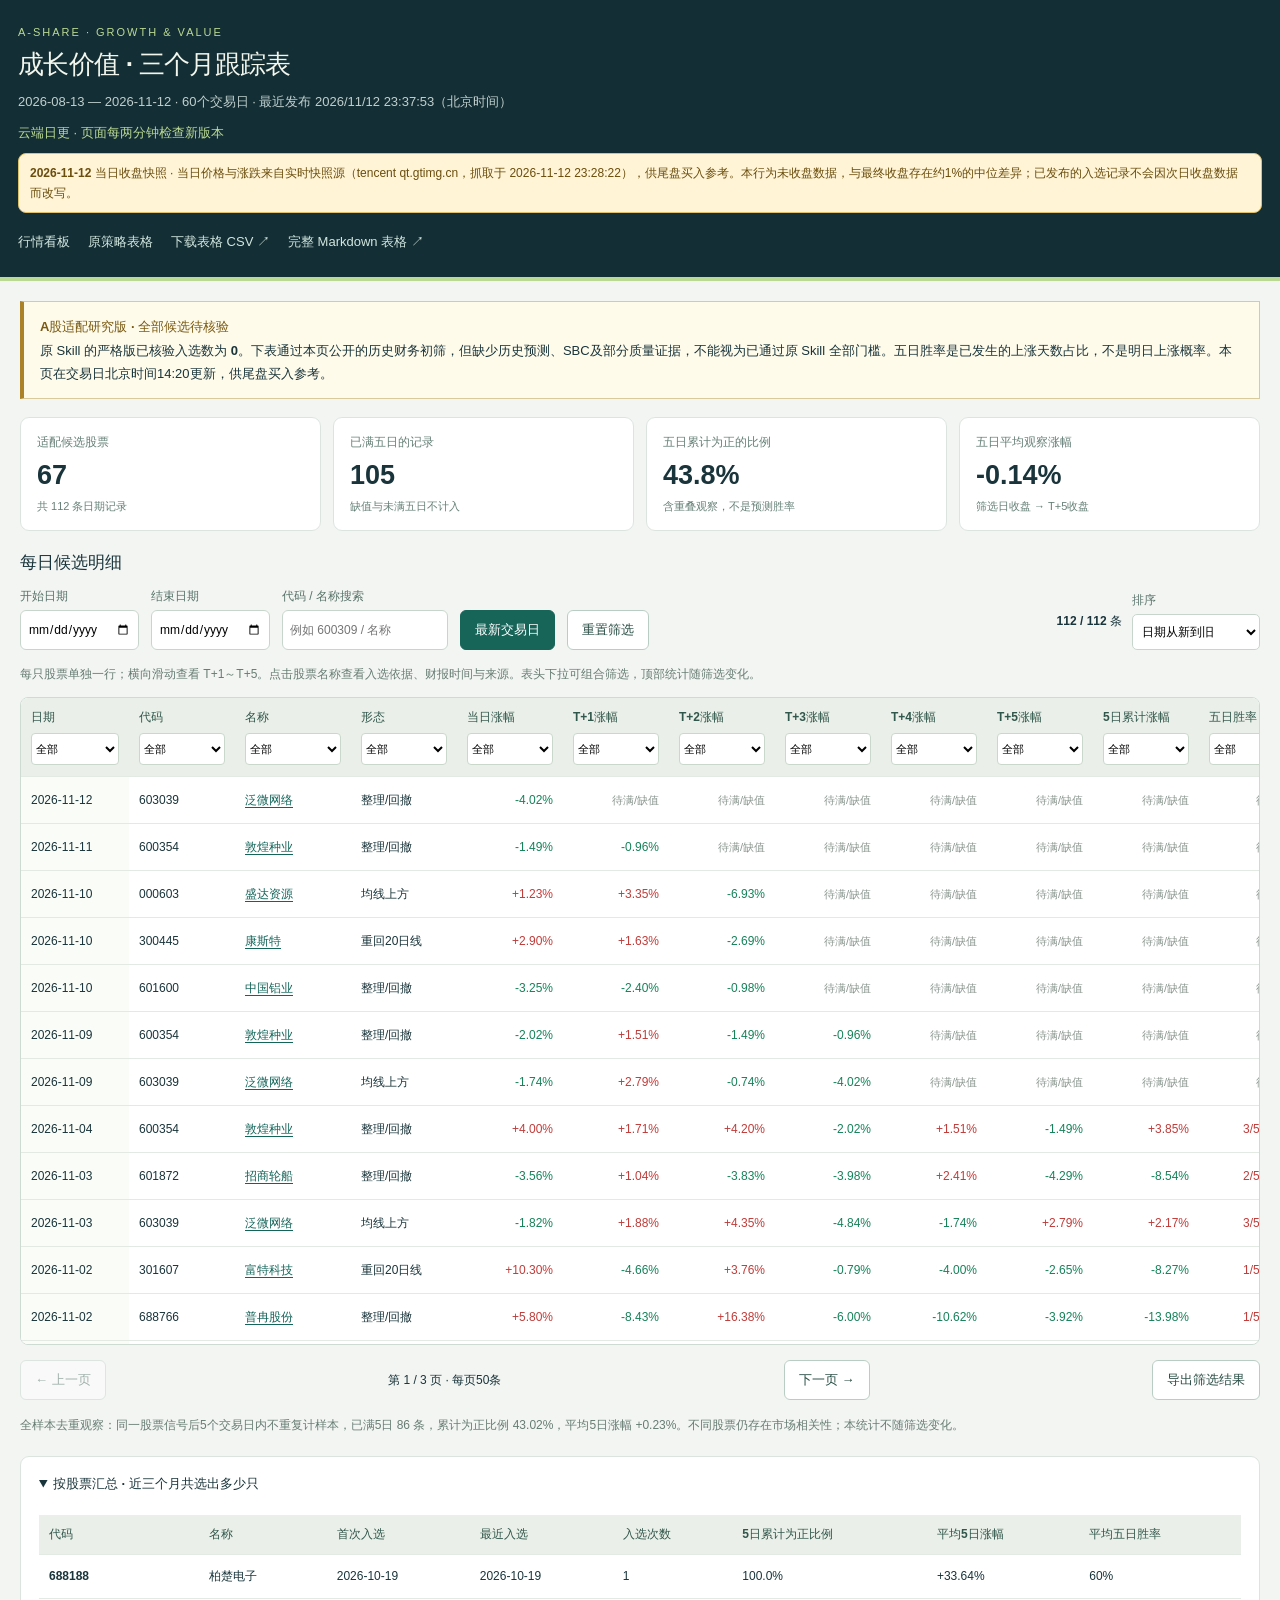
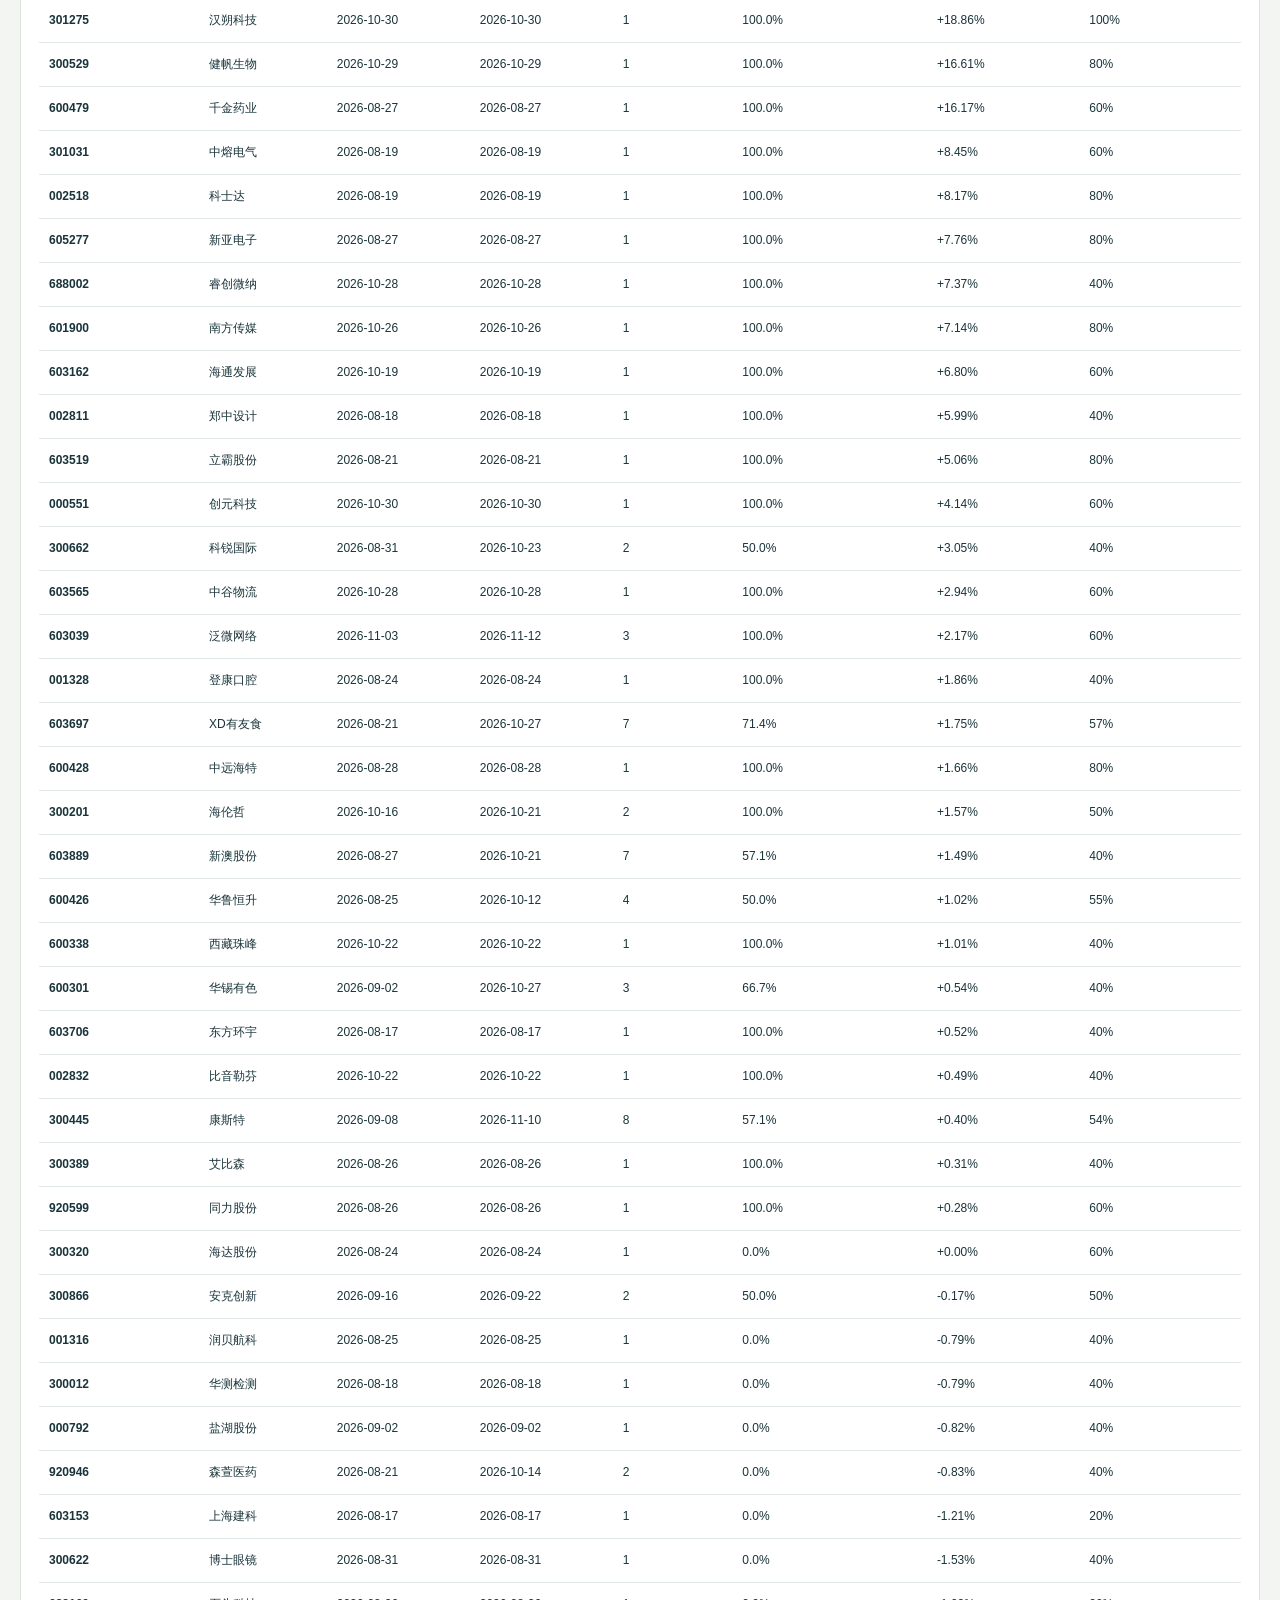
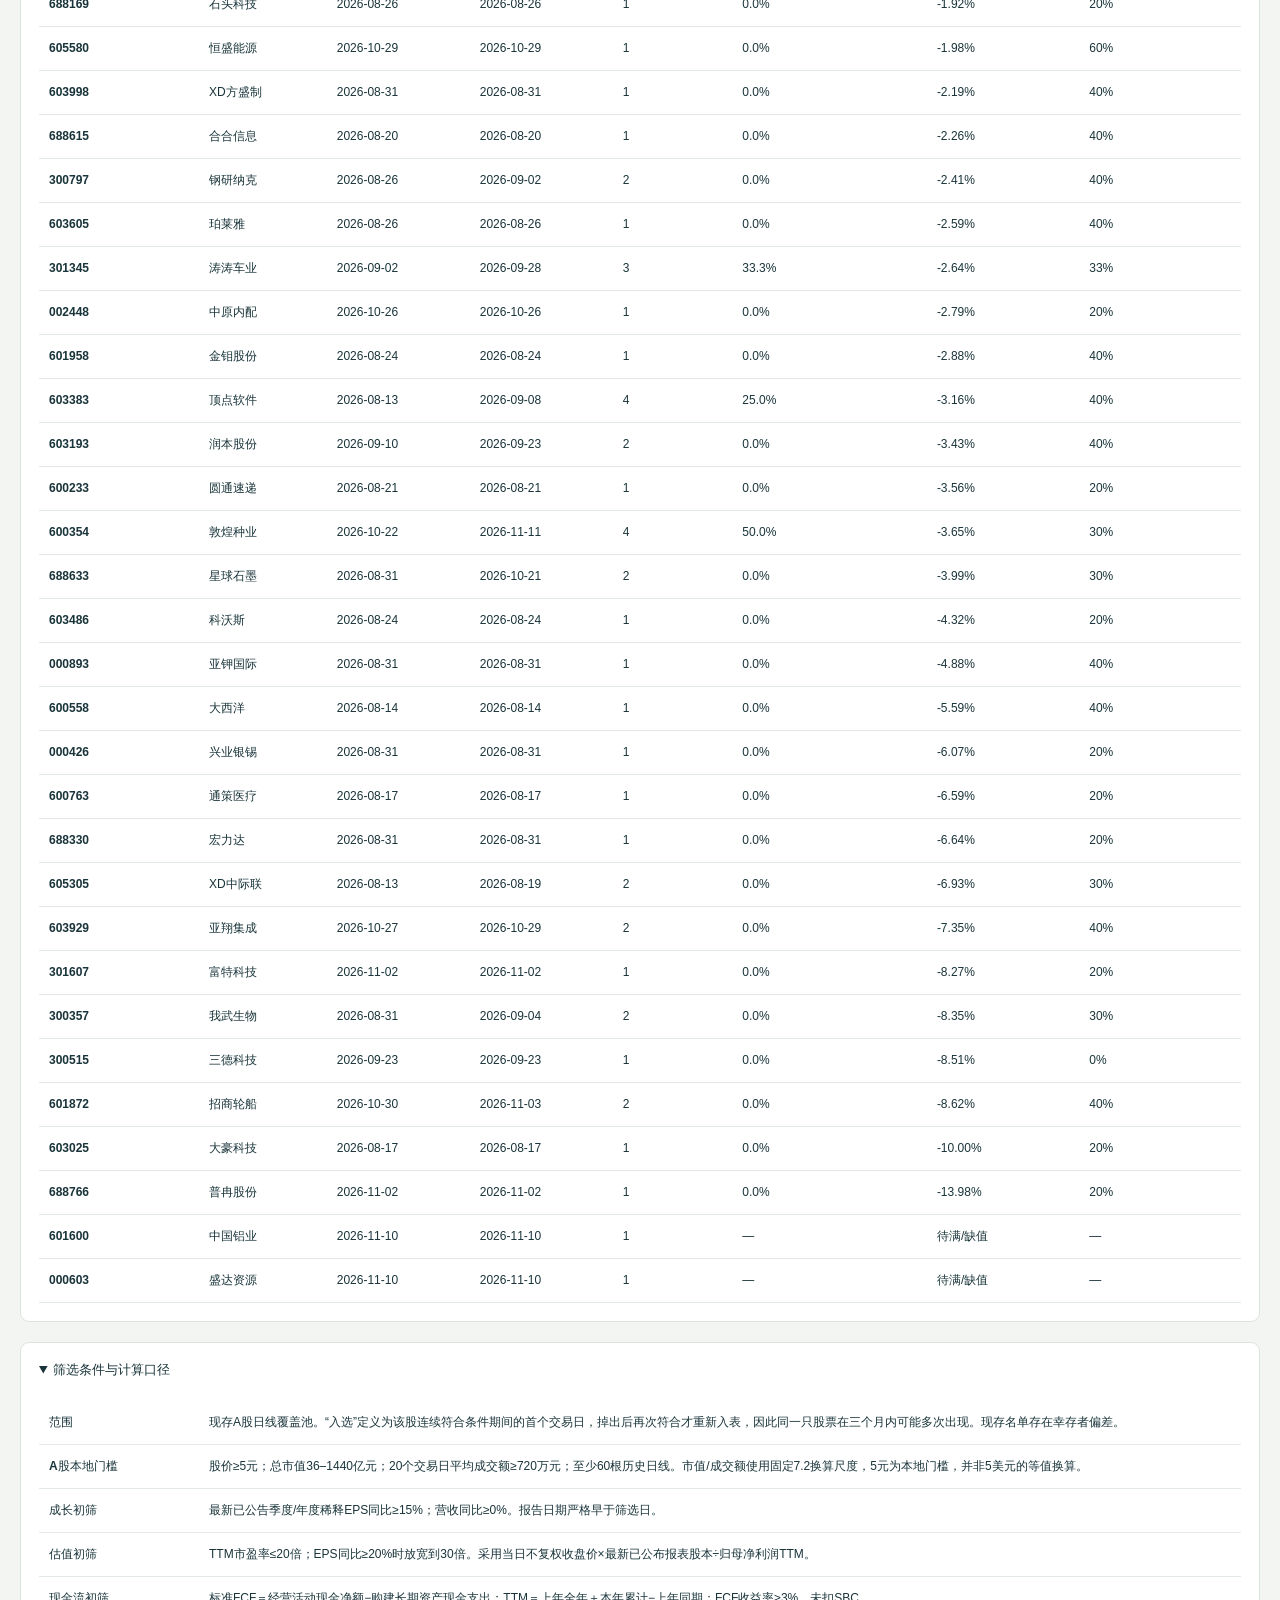
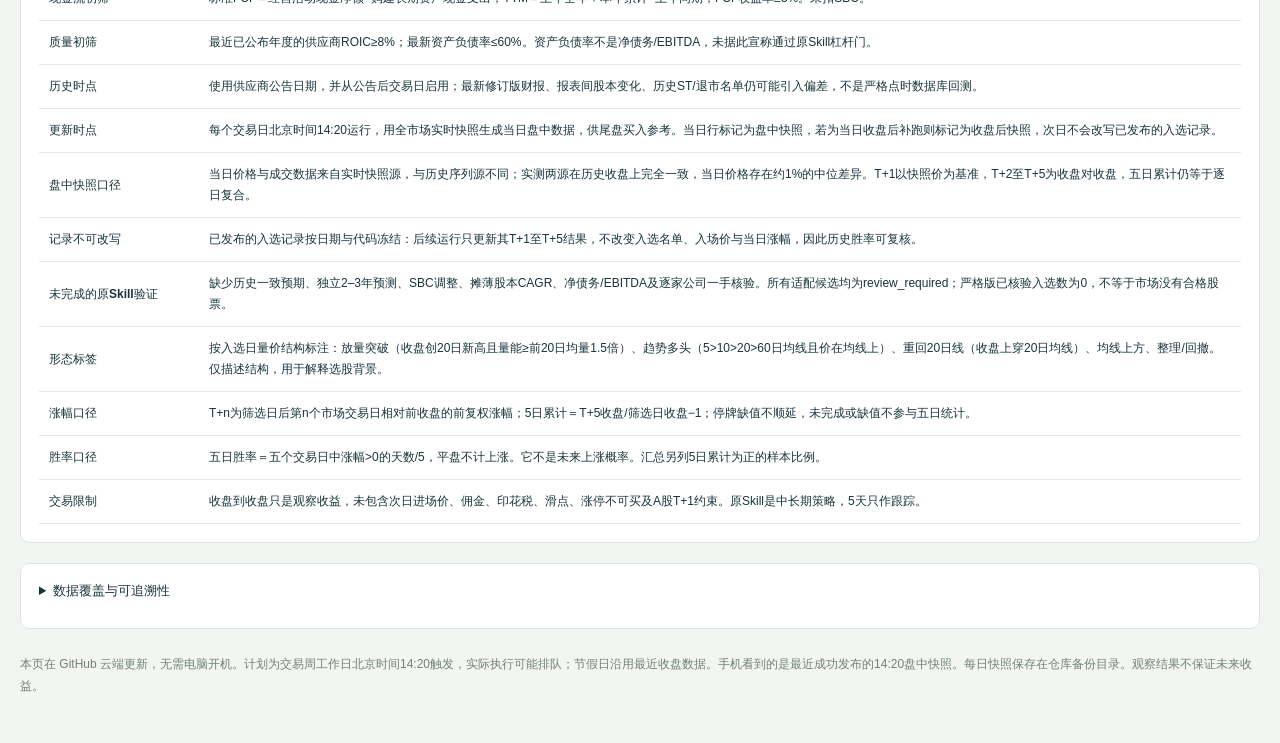
<file: docs/garp.html>
<!doctype html>
<html lang="zh-CN"><head><meta charset="utf-8"><meta name="viewport" content="width=device-width,initial-scale=1"><meta name="theme-color" content="#142e35"><title>A股成长价值 · 三个月跟踪表</title>
<style>
:root{font-family:-apple-system,BlinkMacSystemFont,"Segoe UI","PingFang SC","Microsoft YaHei",sans-serif;color:#19343a;background:#f3f5f3;font-synthesis:none}*{box-sizing:border-box}body{margin:0}a{color:#076e70}button,input,select{font:inherit}button,a,input,select{touch-action:manipulation}button,select{cursor:pointer}header{background:#142e35;color:#f2f6ec;padding:26px max(18px,calc((100vw - 1500px)/2));border-bottom:4px solid #bada93}.eyebrow{font-size:11px;letter-spacing:2px;color:#bada93}h1{font-size:26px;letter-spacing:-.7px;margin:9px 0}header p{font-size:13px;color:#c0d0ce;margin:8px 0}nav{display:flex;gap:18px;margin-top:20px;flex-wrap:wrap}nav a{color:#d2e7df;text-decoration:none;font-size:13px}main{max-width:1540px;margin:auto;padding:20px}h2{font-size:17px;margin:0 0 14px}p{line-height:1.75}.notice{border:1px solid #d8ca9a;border-left:4px solid #ab8227;background:#fffbeb;padding:13px 16px;line-height:1.8;font-size:13px;margin-bottom:18px}.notice strong{color:#795810}.snap{background:#fff4d6;border:1px solid #dfc06a;border-radius:8px;padding:9px 11px;font-size:12px;color:#6b4d0d;margin:0 0 10px;line-height:1.7}.stats{display:grid;grid-template-columns:repeat(4,1fr);gap:12px;margin-bottom:20px}.card{background:#fff;border:1px solid #dce4df;padding:16px;border-radius:9px}.card span{font-size:12px;color:#668078;display:block}.card b{font-size:27px;font-variant-numeric:tabular-nums;display:block;margin:9px 0 5px}.card small{font-size:11px;color:#668078}.toolbar{display:flex;gap:12px;align-items:end;flex-wrap:wrap;margin-bottom:14px}.toolbar label{font-size:12px;color:#587369;display:grid;gap:5px}.toolbar input,.toolbar select{height:40px;border:1px solid #c7d5cc;border-radius:6px;background:white;padding:7px;max-width:100%}button,.download{border:1px solid #b9cdc4;border-radius:6px;background:white;color:#284c43;padding:10px 14px;text-decoration:none;font-size:13px;min-height:40px}.primary{background:#176459;color:white;border-color:#176459}.tablewrap{overflow:auto;max-height:72vh;border:1px solid #cddbd3;border-radius:8px;background:white;-webkit-overflow-scrolling:touch}table{border-collapse:separate;border-spacing:0;width:100%;font-size:12px;font-variant-numeric:tabular-nums}th,td{white-space:nowrap;text-align:right;padding:11px 10px;border-bottom:1px solid #e3eae4}th{position:sticky;top:0;background:#eaf0e9;z-index:3;font-size:12px;color:#31564b;text-align:left}th select{display:block;width:100%;min-width:86px;margin-top:7px;height:32px;background:white;border:1px solid #cad7cb;border-radius:4px;font-size:11px}td:nth-child(-n+4){text-align:left}td:nth-child(1),th:nth-child(1){position:sticky;left:0;z-index:2;background:#fafcf8;min-width:108px}th:nth-child(1){z-index:4;background:#eaf0e9}tbody tr:hover td{background:#f2f8ec}.stock{padding:0;border:0;background:none;min-height:24px;text-decoration:underline;text-underline-offset:3px;font-size:12px;color:#136459}.pos{color:#c03c39}.neg{color:#16825a}.muted{color:#8a968f;font-size:11px}.hint{font-size:12px;color:#677d74;line-height:1.75;margin:12px 0}.pagination{display:flex;gap:14px;justify-content:space-between;align-items:center;margin:15px 0;font-size:12px}.pagination button:disabled{opacity:.4;cursor:default}.rules{background:#fff;border:1px solid #dce4df;border-radius:9px;padding:18px;margin-top:20px;font-size:13px}summary{cursor:pointer;font-weight:650;min-height:28px}.rules table{margin-top:12px}.rules td{white-space:normal;text-align:left;position:static;background:none;line-height:1.75}.rules td:first-child{min-width:110px;width:160px;font-weight:600}.rule-table{overflow:auto}dialog{border:1px solid #c9d7cb;border-radius:12px;max-width:650px;width:calc(100% - 24px);padding:22px;max-height:85vh;color:#19343a}dialog::backdrop{background:#112b35aa}dialog h2{margin-right:70px}dialog .close{float:right}dialog p{font-size:13px}dialog td{white-space:normal;text-align:left;position:static!important;background:white!important}footer{padding:25px 0;color:#718179;font-size:12px;line-height:1.8}.empty{padding:45px;text-align:center;color:#65776d}#resultInfo{font-weight:600}#sourceLinks a{margin-right:15px}#live{color:#bada93}.sortline{display:flex;gap:10px;align-items:center;margin-left:auto;font-size:12px}.sortline select{height:36px;padding:5px;border:1px solid #c7d5cc;border-radius:5px;background:white}
@media(max-width:640px){header{padding:23px 16px}h1{font-size:23px}main{padding:14px 10px}.stats{grid-template-columns:repeat(2,1fr);gap:8px}.card{padding:12px}.card b{font-size:24px}.toolbar{gap:8px}.toolbar label{flex:1;min-width:135px}.toolbar input{width:100%}.toolbar button{flex:1}.sortline{margin-left:0;width:100%;justify-content:space-between}.tablewrap{max-height:68vh}td,th{padding:10px 8px}.notice{font-size:12px;padding:10px 12px}.pagination{gap:6px}.pagination button{padding:8px 12px}.rules{padding:14px}.rules td:first-child{min-width:80px}nav{gap:15px}.hint{font-size:11px}}
@media print{header,nav,.toolbar,.pagination,dialog,th select{display:none}.tablewrap{max-height:none;overflow:visible}th,td{position:static!important}main{padding:0}.stats{break-inside:avoid}}
</style></head><body>
<header><div class="eyebrow">A-SHARE · GROWTH & VALUE</div><h1>成长价值 · 三个月跟踪表</h1><p id="period">加载数据日期…</p><p id="live" role="status">云端日更 · 页面每两分钟检查新版本</p><p class="snap" id="snap" hidden></p><nav><a href="index.html">行情看板</a><a href="tables.html">原策略表格</a><a href="garp.csv" download>下载表格 CSV ↗</a><a href="garp.md">完整 Markdown 表格 ↗</a></nav></header>
<main>
<div class="notice"><strong>A股适配研究版 · 全部候选待核验</strong><br>原 Skill 的严格版已核验入选数为 <b>0</b>。下表通过本页公开的历史财务初筛，但缺少历史预测、SBC及部分质量证据，不能视为已通过原 Skill 全部门槛。五日胜率是已发生的上涨天数占比，不是明日上涨概率。本页在交易日北京时间14:20更新，供尾盘买入参考。</div>
<section class="stats" aria-label="样本概况"><div class="card"><span>适配候选股票</span><b id="stocks">—</b><small id="records">按日期逐行记录</small></div><div class="card"><span>已满五日的记录</span><b id="complete">—</b><small>缺值与未满五日不计入</small></div><div class="card"><span>五日累计为正的比例</span><b id="positive">—</b><small>含重叠观察，不是预测胜率</small></div><div class="card"><span>五日平均观察涨幅</span><b id="mean">—</b><small>筛选日收盘 → T+5收盘</small></div></section>
<h2>每日候选明细</h2>
<div class="toolbar"><label>开始日期<input type="date" id="start"></label><label>结束日期<input type="date" id="end"></label><label>代码 / 名称搜索<input type="search" id="search" placeholder="例如 600309 / 名称"></label><button id="latest" class="primary">最新交易日</button><button id="reset">重置筛选</button><div class="sortline"><span id="resultInfo" aria-live="polite"></span><label>排序 <select id="sort"><option value="date-desc">日期从新到旧</option><option value="date-asc">日期从旧到新</option><option value="cum-desc">五日累计从高到低</option><option value="cum-asc">五日累计从低到高</option><option value="win-desc">五日胜率从高到低</option></select></label></div></div>
<p class="hint">每只股票单独一行；横向滑动查看 T+1～T+5。点击股票名称查看入选依据、财报时间与来源。表头下拉可组合筛选，顶部统计随筛选变化。</p>
<div class="tablewrap" tabindex="0" aria-label="选股表格，可左右滚动"><table id="results"><thead><tr><th>日期</th><th>代码</th><th>名称</th><th>形态</th><th>当日涨幅</th><th>T+1涨幅</th><th>T+2涨幅</th><th>T+3涨幅</th><th>T+4涨幅</th><th>T+5涨幅</th><th>5日累计涨幅</th><th>五日胜率</th></tr></thead><tbody id="body"></tbody></table></div>
<noscript><p>浏览器禁用脚本，以下显示全部数据；筛选与自动刷新需启用脚本。</p><div class="tablewrap"><table><thead><tr><th>日期</th><th>代码</th><th>名称</th><th>形态</th><th>当日涨幅</th><th>T+1涨幅</th><th>T+2涨幅</th><th>T+3涨幅</th><th>T+4涨幅</th><th>T+5涨幅</th><th>5日累计涨幅</th><th>五日胜率</th></tr></thead><tbody><tr><td>2026-11-12</td><td>603039</td><td>泛微网络</td><td>整理/回撤</td><td>-4.02%</td><td>待满/缺值</td><td>待满/缺值</td><td>待满/缺值</td><td>待满/缺值</td><td>待满/缺值</td><td>待满/缺值</td><td>待满/缺值</td></tr><tr><td>2026-11-11</td><td>600354</td><td>敦煌种业</td><td>整理/回撤</td><td>-1.49%</td><td>-0.96%</td><td>待满/缺值</td><td>待满/缺值</td><td>待满/缺值</td><td>待满/缺值</td><td>待满/缺值</td><td>待满/缺值</td></tr><tr><td>2026-11-10</td><td>601600</td><td>中国铝业</td><td>整理/回撤</td><td>-3.25%</td><td>-2.40%</td><td>-0.98%</td><td>待满/缺值</td><td>待满/缺值</td><td>待满/缺值</td><td>待满/缺值</td><td>待满/缺值</td></tr><tr><td>2026-11-10</td><td>300445</td><td>康斯特</td><td>重回20日线</td><td>+2.90%</td><td>+1.63%</td><td>-2.69%</td><td>待满/缺值</td><td>待满/缺值</td><td>待满/缺值</td><td>待满/缺值</td><td>待满/缺值</td></tr><tr><td>2026-11-10</td><td>000603</td><td>盛达资源</td><td>均线上方</td><td>+1.23%</td><td>+3.35%</td><td>-6.93%</td><td>待满/缺值</td><td>待满/缺值</td><td>待满/缺值</td><td>待满/缺值</td><td>待满/缺值</td></tr><tr><td>2026-11-09</td><td>603039</td><td>泛微网络</td><td>均线上方</td><td>-1.74%</td><td>+2.79%</td><td>-0.74%</td><td>-4.02%</td><td>待满/缺值</td><td>待满/缺值</td><td>待满/缺值</td><td>待满/缺值</td></tr><tr><td>2026-11-09</td><td>600354</td><td>敦煌种业</td><td>整理/回撤</td><td>-2.02%</td><td>+1.51%</td><td>-1.49%</td><td>-0.96%</td><td>待满/缺值</td><td>待满/缺值</td><td>待满/缺值</td><td>待满/缺值</td></tr><tr><td>2026-11-04</td><td>600354</td><td>敦煌种业</td><td>整理/回撤</td><td>+4.00%</td><td>+1.71%</td><td>+4.20%</td><td>-2.02%</td><td>+1.51%</td><td>-1.49%</td><td>+3.85%</td><td>60%</td></tr><tr><td>2026-11-03</td><td>603039</td><td>泛微网络</td><td>均线上方</td><td>-1.82%</td><td>+1.88%</td><td>+4.35%</td><td>-4.84%</td><td>-1.74%</td><td>+2.79%</td><td>+2.17%</td><td>60%</td></tr><tr><td>2026-11-03</td><td>601872</td><td>招商轮船</td><td>整理/回撤</td><td>-3.56%</td><td>+1.04%</td><td>-3.83%</td><td>-3.98%</td><td>+2.41%</td><td>-4.29%</td><td>-8.54%</td><td>40%</td></tr><tr><td>2026-11-02</td><td>688766</td><td>普冉股份</td><td>整理/回撤</td><td>+5.80%</td><td>-8.43%</td><td>+16.38%</td><td>-6.00%</td><td>-10.62%</td><td>-3.92%</td><td>-13.98%</td><td>20%</td></tr><tr><td>2026-11-02</td><td>301607</td><td>富特科技</td><td>重回20日线</td><td>+10.30%</td><td>-4.66%</td><td>+3.76%</td><td>-0.79%</td><td>-4.00%</td><td>-2.65%</td><td>-8.27%</td><td>20%</td></tr><tr><td>2026-10-30</td><td>601872</td><td>招商轮船</td><td>整理/回撤</td><td>+3.03%</td><td>+1.47%</td><td>-3.56%</td><td>+1.04%</td><td>-3.83%</td><td>-3.98%</td><td>-8.70%</td><td>40%</td></tr><tr><td>2026-10-30</td><td>301275</td><td>汉朔科技</td><td>整理/回撤</td><td>-5.64%</td><td>+4.64%</td><td>+3.40%</td><td>+3.72%</td><td>+4.31%</td><td>+1.54%</td><td>+18.86%</td><td>100%</td></tr><tr><td>2026-10-30</td><td>000551</td><td>创元科技</td><td>整理/回撤</td><td>-4.14%</td><td>+2.07%</td><td>-0.70%</td><td>+2.66%</td><td>+2.68%</td><td>-2.53%</td><td>+4.14%</td><td>60%</td></tr><tr><td>2026-10-29</td><td>605580</td><td>恒盛能源</td><td>整理/回撤</td><td>-3.11%</td><td>-6.49%</td><td>+1.78%</td><td>-2.79%</td><td>+3.07%</td><td>+2.79%</td><td>-1.98%</td><td>60%</td></tr><tr><td>2026-10-29</td><td>603929</td><td>亚翔集成</td><td>整理/回撤</td><td>-2.83%</td><td>-7.46%</td><td>+2.88%</td><td>-6.78%</td><td>+8.22%</td><td>-0.45%</td><td>-4.39%</td><td>40%</td></tr><tr><td>2026-10-29</td><td>300529</td><td>健帆生物</td><td>放量突破</td><td>+4.19%</td><td>+1.67%</td><td>+6.90%</td><td>-0.74%</td><td>+4.42%</td><td>+3.52%</td><td>+16.61%</td><td>80%</td></tr><tr><td>2026-10-28</td><td>688002</td><td>睿创微纳</td><td>整理/回撤</td><td>+0.27%</td><td>-2.44%</td><td>-0.38%</td><td>+6.04%</td><td>-0.49%</td><td>+4.69%</td><td>+7.37%</td><td>40%</td></tr><tr><td>2026-10-28</td><td>603565</td><td>中谷物流</td><td>均线上方</td><td>+0.87%</td><td>-0.40%</td><td>+0.08%</td><td>+2.95%</td><td>-0.70%</td><td>+1.01%</td><td>+2.94%</td><td>60%</td></tr><tr><td>2026-10-28</td><td>300445</td><td>康斯特</td><td>整理/回撤</td><td>+4.65%</td><td>-3.35%</td><td>-2.69%</td><td>+0.25%</td><td>-1.90%</td><td>+2.94%</td><td>-4.80%</td><td>40%</td></tr><tr><td>2026-10-27</td><td>603929</td><td>亚翔集成</td><td>整理/回撤</td><td>-3.87%</td><td>+3.98%</td><td>-2.83%</td><td>-7.46%</td><td>+2.88%</td><td>-6.78%</td><td>-10.32%</td><td>40%</td></tr><tr><td>2026-10-27</td><td>603697</td><td>有友食品</td><td>整理/回撤</td><td>-1.57%</td><td>+0.21%</td><td>+0.32%</td><td>+3.61%</td><td>+2.25%</td><td>+1.20%</td><td>+7.78%</td><td>100%</td></tr><tr><td>2026-10-27</td><td>600301</td><td>华锡有色</td><td>整理/回撤</td><td>-1.76%</td><td>-1.43%</td><td>-2.15%</td><td>-3.61%</td><td>+2.79%</td><td>-0.42%</td><td>-4.85%</td><td>20%</td></tr><tr><td>2026-10-26</td><td>601900</td><td>南方传媒</td><td>均线上方</td><td>+10.02%</td><td>+0.84%</td><td>+2.29%</td><td>+0.34%</td><td>-0.61%</td><td>+4.15%</td><td>+7.14%</td><td>80%</td></tr><tr><td>2026-10-26</td><td>300445</td><td>康斯特</td><td>整理/回撤</td><td>-5.08%</td><td>-3.71%</td><td>+4.65%</td><td>-2.34%</td><td>-2.69%</td><td>+0.25%</td><td>-4.00%</td><td>40%</td></tr><tr><td>2026-10-26</td><td>002448</td><td>中原内配</td><td>整理/回撤</td><td>-0.57%</td><td>-0.77%</td><td>+5.14%</td><td>-5.90%</td><td>-0.98%</td><td>+0.00%</td><td>-2.79%</td><td>20%</td></tr><tr><td>2026-10-23</td><td>300662</td><td>科锐国际</td><td>整理/回撤</td><td>+4.37%</td><td>+4.82%</td><td>-3.89%</td><td>+2.68%</td><td>-0.92%</td><td>-3.62%</td><td>-1.22%</td><td>40%</td></tr><tr><td>2026-10-22</td><td>600354</td><td>敦煌种业</td><td>整理/回撤</td><td>-7.38%</td><td>-0.53%</td><td>-3.07%</td><td>-3.17%</td><td>-2.42%</td><td>-2.48%</td><td>-11.16%</td><td>0%</td></tr><tr><td>2026-10-22</td><td>600338</td><td>西藏珠峰</td><td>整理/回撤</td><td>-2.59%</td><td>+2.11%</td><td>-0.72%</td><td>-1.45%</td><td>+3.21%</td><td>-2.05%</td><td>+1.01%</td><td>40%</td></tr><tr><td>2026-10-22</td><td>300445</td><td>康斯特</td><td>整理/回撤</td><td>-2.42%</td><td>+3.35%</td><td>-5.08%</td><td>-3.71%</td><td>+4.65%</td><td>-2.34%</td><td>-3.46%</td><td>40%</td></tr><tr><td>2026-10-22</td><td>002832</td><td>比音勒芬</td><td>均线上方</td><td>+0.75%</td><td>-1.23%</td><td>+2.95%</td><td>-1.58%</td><td>+0.41%</td><td>+0.00%</td><td>+0.49%</td><td>40%</td></tr><tr><td>2026-10-21</td><td>688633</td><td>星球石墨</td><td>整理/回撤</td><td>-0.05%</td><td>-5.68%</td><td>+2.71%</td><td>-1.32%</td><td>-2.62%</td><td>+3.10%</td><td>-4.02%</td><td>40%</td></tr><tr><td>2026-10-21</td><td>603889</td><td>新澳股份</td><td>整理/回撤</td><td>-1.31%</td><td>-1.99%</td><td>+4.06%</td><td>+1.63%</td><td>-2.56%</td><td>+3.61%</td><td>+4.64%</td><td>60%</td></tr><tr><td>2026-10-21</td><td>603697</td><td>有友食品</td><td>整理/回撤</td><td>-1.69%</td><td>-1.08%</td><td>+1.96%</td><td>+1.71%</td><td>-1.57%</td><td>+0.21%</td><td>+1.18%</td><td>60%</td></tr><tr><td>2026-10-21</td><td>300201</td><td>海伦哲</td><td>整理/回撤</td><td>-2.43%</td><td>-4.97%</td><td>+8.35%</td><td>-6.78%</td><td>-0.60%</td><td>+5.31%</td><td>+0.48%</td><td>40%</td></tr><tr><td>2026-10-19</td><td>688188</td><td>柏楚电子</td><td>重回20日线</td><td>+5.28%</td><td>+27.26%</td><td>-1.85%</td><td>-1.10%</td><td>+6.17%</td><td>+1.89%</td><td>+33.64%</td><td>60%</td></tr><tr><td>2026-10-19</td><td>603697</td><td>有友食品</td><td>整理/回撤</td><td>-0.96%</td><td>+1.72%</td><td>-1.69%</td><td>-1.08%</td><td>+1.96%</td><td>+1.71%</td><td>+2.58%</td><td>60%</td></tr><tr><td>2026-10-19</td><td>603162</td><td>海通发展</td><td>整理/回撤</td><td>-2.11%</td><td>-0.20%</td><td>+6.32%</td><td>-2.88%</td><td>+0.29%</td><td>+3.34%</td><td>+6.80%</td><td>60%</td></tr><tr><td>2026-10-16</td><td>603889</td><td>新澳股份</td><td>整理/回撤</td><td>-3.36%</td><td>+1.82%</td><td>-0.65%</td><td>-1.31%</td><td>-1.99%</td><td>+4.06%</td><td>+1.82%</td><td>40%</td></tr><tr><td>2026-10-16</td><td>300445</td><td>康斯特</td><td>整理/回撤</td><td>+1.95%</td><td>+1.28%</td><td>+2.98%</td><td>-1.22%</td><td>-2.42%</td><td>+3.35%</td><td>+3.89%</td><td>60%</td></tr><tr><td>2026-10-16</td><td>300201</td><td>海伦哲</td><td>整理/回撤</td><td>-0.57%</td><td>+0.76%</td><td>+1.42%</td><td>-2.43%</td><td>-4.97%</td><td>+8.35%</td><td>+2.67%</td><td>60%</td></tr><tr><td>2026-10-15</td><td>603697</td><td>有友食品</td><td>整理/回撤</td><td>-1.48%</td><td>+1.07%</td><td>-0.96%</td><td>+1.29%</td><td>-1.69%</td><td>-1.08%</td><td>-1.39%</td><td>40%</td></tr><tr><td>2026-10-14</td><td>920946</td><td>森萱医药</td><td>均线上方</td><td>-4.89%</td><td>-3.62%</td><td>+0.39%</td><td>+0.49%</td><td>+2.84%</td><td>-0.29%</td><td>-0.29%</td><td>60%</td></tr><tr><td>2026-10-14</td><td>300445</td><td>康斯特</td><td>整理/回撤</td><td>-2.76%</td><td>-3.98%</td><td>+1.95%</td><td>+1.28%</td><td>+2.98%</td><td>-1.22%</td><td>+0.85%</td><td>60%</td></tr><tr><td>2026-10-12</td><td>600426</td><td>华鲁恒升</td><td>整理/回撤</td><td>-4.27%</td><td>-3.17%</td><td>-0.11%</td><td>-2.79%</td><td>+3.15%</td><td>+2.46%</td><td>-0.62%</td><td>40%</td></tr><tr><td>2026-09-28</td><td>301345</td><td>涛涛车业</td><td>整理/回撤</td><td>-3.58%</td><td>-0.84%</td><td>-0.46%</td><td>-5.70%</td><td>-2.30%</td><td>-0.07%</td><td>-9.13%</td><td>0%</td></tr><tr><td>2026-09-24</td><td>600426</td><td>华鲁恒升</td><td>整理/回撤</td><td>-3.29%</td><td>-2.89%</td><td>-1.83%</td><td>+2.02%</td><td>+2.03%</td><td>+1.53%</td><td>+0.76%</td><td>60%</td></tr><tr><td>2026-09-23</td><td>603193</td><td>润本生物技术股份</td><td>均线上方</td><td>-1.26%</td><td>-1.03%</td><td>+0.10%</td><td>-0.99%</td><td>+1.25%</td><td>-4.05%</td><td>-4.71%</td><td>40%</td></tr><tr><td>2026-09-23</td><td>300515</td><td>三德科技</td><td>放量突破</td><td>+6.70%</td><td>-3.60%</td><td>-3.26%</td><td>-0.49%</td><td>-0.74%</td><td>-0.68%</td><td>-8.51%</td><td>0%</td></tr><tr><td>2026-09-22</td><td>603889</td><td>新澳股份</td><td>整理/回撤</td><td>-0.98%</td><td>-0.17%</td><td>-0.33%</td><td>-1.33%</td><td>+0.34%</td><td>+1.34%</td><td>-0.17%</td><td>40%</td></tr><tr><td>2026-09-22</td><td>300866</td><td>安克创新</td><td>整理/回撤</td><td>-3.32%</td><td>-0.12%</td><td>-1.58%</td><td>-1.23%</td><td>+2.93%</td><td>+0.65%</td><td>+0.59%</td><td>40%</td></tr><tr><td>2026-09-17</td><td>603889</td><td>新澳股份</td><td>整理/回撤</td><td>-0.99%</td><td>+2.16%</td><td>-0.65%</td><td>-0.98%</td><td>-0.17%</td><td>-0.33%</td><td>+0.00%</td><td>20%</td></tr><tr><td>2026-09-17</td><td>301345</td><td>涛涛车业</td><td>整理/回撤</td><td>-2.43%</td><td>+3.21%</td><td>+1.34%</td><td>-1.20%</td><td>+0.26%</td><td>-2.13%</td><td>+1.39%</td><td>60%</td></tr><tr><td>2026-09-16</td><td>603889</td><td>新澳股份</td><td>均线上方</td><td>-0.16%</td><td>-0.33%</td><td>+2.16%</td><td>-0.65%</td><td>-0.98%</td><td>-0.17%</td><td>+0.00%</td><td>20%</td></tr><tr><td>2026-09-16</td><td>300866</td><td>安克创新</td><td>整理/回撤</td><td>-1.89%</td><td>-0.21%</td><td>+1.24%</td><td>+0.92%</td><td>-3.34%</td><td>+0.53%</td><td>-0.92%</td><td>60%</td></tr><tr><td>2026-09-15</td><td>603697</td><td>有友食品</td><td>整理/回撤</td><td>-1.80%</td><td>-0.22%</td><td>-2.59%</td><td>+0.22%</td><td>+1.10%</td><td>-0.11%</td><td>-1.61%</td><td>40%</td></tr><tr><td>2026-09-11</td><td>603889</td><td>新澳股份</td><td>均线上方</td><td>-0.65%</td><td>-1.32%</td><td>+1.67%</td><td>-0.16%</td><td>-0.99%</td><td>+2.16%</td><td>+1.32%</td><td>40%</td></tr><tr><td>2026-09-11</td><td>600426</td><td>华鲁恒升</td><td>整理/回撤</td><td>-4.43%</td><td>-2.01%</td><td>+0.67%</td><td>-0.66%</td><td>-1.59%</td><td>+0.26%</td><td>-3.32%</td><td>40%</td></tr><tr><td>2026-09-10</td><td>603193</td><td>润本股份</td><td>整理/回撤</td><td>-5.14%</td><td>-5.32%</td><td>+2.44%</td><td>-0.10%</td><td>+1.09%</td><td>-0.10%</td><td>-2.16%</td><td>40%</td></tr><tr><td>2026-09-10</td><td>300445</td><td>康斯特</td><td>整理/回撤</td><td>-1.74%</td><td>-0.97%</td><td>+2.82%</td><td>+2.74%</td><td>+1.47%</td><td>+0.16%</td><td>+6.33%</td><td>80%</td></tr><tr><td>2026-09-08</td><td>603383</td><td>顶点软件</td><td>整理/回撤</td><td>-1.04%</td><td>-1.82%</td><td>-0.57%</td><td>-4.49%</td><td>+0.49%</td><td>-0.67%</td><td>-6.94%</td><td>20%</td></tr><tr><td>2026-09-08</td><td>300445</td><td>康斯特</td><td>整理/回撤</td><td>-1.62%</td><td>+1.13%</td><td>-1.74%</td><td>-0.97%</td><td>+2.82%</td><td>+2.74%</td><td>+3.97%</td><td>60%</td></tr><tr><td>2026-09-04</td><td>600301</td><td>华锡有色</td><td>整理/回撤</td><td>-0.66%</td><td>-0.53%</td><td>+3.09%</td><td>+2.91%</td><td>-0.67%</td><td>-3.61%</td><td>+1.02%</td><td>40%</td></tr><tr><td>2026-09-04</td><td>300357</td><td>我武生物</td><td>整理/回撤</td><td>-2.62%</td><td>-1.32%</td><td>+1.25%</td><td>-8.80%</td><td>-2.90%</td><td>-2.32%</td><td>-13.57%</td><td>20%</td></tr><tr><td>2026-09-02</td><td>603383</td><td>顶点软件</td><td>整理/回撤</td><td>-1.80%</td><td>+0.18%</td><td>+2.88%</td><td>-1.37%</td><td>-1.04%</td><td>-1.82%</td><td>-1.23%</td><td>40%</td></tr><tr><td>2026-09-02</td><td>600301</td><td>华锡有色</td><td>整理/回撤</td><td>-4.26%</td><td>+0.60%</td><td>-0.66%</td><td>-0.53%</td><td>+3.09%</td><td>+2.91%</td><td>+5.44%</td><td>60%</td></tr><tr><td>2026-09-02</td><td>301345</td><td>涛涛车业</td><td>整理/回撤</td><td>-4.53%</td><td>+1.23%</td><td>+0.20%</td><td>-0.04%</td><td>-1.49%</td><td>-0.04%</td><td>-0.17%</td><td>40%</td></tr><tr><td>2026-09-02</td><td>300797</td><td>钢研纳克</td><td>整理/回撤</td><td>-2.19%</td><td>-1.04%</td><td>-0.75%</td><td>-0.30%</td><td>+0.08%</td><td>-1.29%</td><td>-3.28%</td><td>20%</td></tr><tr><td>2026-09-02</td><td>000792</td><td>盐湖股份</td><td>整理/回撤</td><td>-3.27%</td><td>+0.48%</td><td>-1.55%</td><td>-1.39%</td><td>+2.09%</td><td>-0.41%</td><td>-0.82%</td><td>40%</td></tr><tr><td>2026-08-31</td><td>688633</td><td>星球石墨</td><td>整理/回撤</td><td>-4.63%</td><td>-0.55%</td><td>-1.82%</td><td>-1.30%</td><td>+0.35%</td><td>-0.70%</td><td>-3.96%</td><td>20%</td></tr><tr><td>2026-08-31</td><td>688330</td><td>宏力达</td><td>放量突破</td><td>+12.49%</td><td>-2.75%</td><td>-1.83%</td><td>-2.35%</td><td>+0.44%</td><td>-0.30%</td><td>-6.64%</td><td>20%</td></tr><tr><td>2026-08-31</td><td>603998</td><td>XD方盛制</td><td>趋势多头</td><td>+4.47%</td><td>+0.64%</td><td>-0.82%</td><td>-1.65%</td><td>-1.49%</td><td>+1.13%</td><td>-2.19%</td><td>40%</td></tr><tr><td>2026-08-31</td><td>603697</td><td>XD有友食</td><td>整理/回撤</td><td>-1.72%</td><td>-0.74%</td><td>-0.11%</td><td>+0.43%</td><td>+3.21%</td><td>+0.62%</td><td>+3.40%</td><td>60%</td></tr><tr><td>2026-08-31</td><td>300662</td><td>科锐国际</td><td>重回20日线</td><td>+2.08%</td><td>-0.53%</td><td>+4.78%</td><td>-2.33%</td><td>+6.90%</td><td>-1.38%</td><td>+7.32%</td><td>40%</td></tr><tr><td>2026-08-31</td><td>300622</td><td>博士眼镜</td><td>重回20日线</td><td>+6.07%</td><td>+0.76%</td><td>+0.00%</td><td>-2.65%</td><td>+1.17%</td><td>-0.77%</td><td>-1.53%</td><td>40%</td></tr><tr><td>2026-08-31</td><td>300357</td><td>我武生物</td><td>整理/回撤</td><td>-2.36%</td><td>+1.74%</td><td>+0.18%</td><td>-1.10%</td><td>-2.62%</td><td>-1.32%</td><td>-3.13%</td><td>40%</td></tr><tr><td>2026-08-31</td><td>000893</td><td>亚钾国际</td><td>均线上方</td><td>-1.80%</td><td>+1.34%</td><td>-1.09%</td><td>-1.64%</td><td>+2.48%</td><td>-5.85%</td><td>-4.88%</td><td>40%</td></tr><tr><td>2026-08-31</td><td>000426</td><td>兴业银锡</td><td>均线上方</td><td>-4.16%</td><td>-1.43%</td><td>-3.21%</td><td>+3.29%</td><td>-2.11%</td><td>-2.63%</td><td>-6.07%</td><td>20%</td></tr><tr><td>2026-08-28</td><td>600428</td><td>中远海特</td><td>整理/回撤</td><td>+4.46%</td><td>+0.17%</td><td>+1.57%</td><td>-4.28%</td><td>+4.30%</td><td>+0.09%</td><td>+1.66%</td><td>80%</td></tr><tr><td>2026-08-27</td><td>605277</td><td>新亚电子</td><td>放量突破</td><td>+1.86%</td><td>-1.59%</td><td>+0.90%</td><td>+1.01%</td><td>+2.64%</td><td>+4.69%</td><td>+7.76%</td><td>80%</td></tr><tr><td>2026-08-27</td><td>603889</td><td>新澳股份</td><td>趋势多头</td><td>+0.33%</td><td>+0.83%</td><td>-1.64%</td><td>+2.17%</td><td>+1.80%</td><td>-0.32%</td><td>+2.82%</td><td>60%</td></tr><tr><td>2026-08-27</td><td>600479</td><td>千金药业</td><td>放量突破</td><td>+9.98%</td><td>+8.50%</td><td>-8.97%</td><td>+10.19%</td><td>-3.11%</td><td>+10.17%</td><td>+16.17%</td><td>60%</td></tr><tr><td>2026-08-26</td><td>920599</td><td>同力股份</td><td>放量突破</td><td>+3.59%</td><td>-0.55%</td><td>-1.16%</td><td>+0.50%</td><td>+1.23%</td><td>+0.28%</td><td>+0.28%</td><td>60%</td></tr><tr><td>2026-08-26</td><td>688169</td><td>石头科技</td><td>趋势多头</td><td>-2.54%</td><td>-0.74%</td><td>-1.53%</td><td>-0.87%</td><td>+4.79%</td><td>-3.39%</td><td>-1.92%</td><td>20%</td></tr><tr><td>2026-08-26</td><td>603605</td><td>珀莱雅</td><td>均线上方</td><td>+3.37%</td><td>-3.32%</td><td>-1.62%</td><td>-1.70%</td><td>+3.87%</td><td>+0.29%</td><td>-2.59%</td><td>40%</td></tr><tr><td>2026-08-26</td><td>300797</td><td>钢研纳克</td><td>均线上方</td><td>-1.09%</td><td>+1.69%</td><td>+0.07%</td><td>+0.29%</td><td>-1.37%</td><td>-2.19%</td><td>-1.54%</td><td>60%</td></tr><tr><td>2026-08-26</td><td>300389</td><td>艾比森</td><td>均线上方</td><td>+1.75%</td><td>+0.78%</td><td>-1.01%</td><td>+1.41%</td><td>-0.08%</td><td>-0.77%</td><td>+0.31%</td><td>40%</td></tr><tr><td>2026-08-25</td><td>600426</td><td>华鲁恒升</td><td>整理/回撤</td><td>-0.55%</td><td>+0.90%</td><td>+2.09%</td><td>+4.82%</td><td>-1.67%</td><td>+1.04%</td><td>+7.26%</td><td>80%</td></tr><tr><td>2026-08-25</td><td>001316</td><td>润贝航科</td><td>均线上方</td><td>-0.23%</td><td>-1.50%</td><td>-2.39%</td><td>+3.11%</td><td>+2.45%</td><td>-2.32%</td><td>-0.79%</td><td>40%</td></tr><tr><td>2026-08-24</td><td>603486</td><td>科沃斯</td><td>整理/回撤</td><td>-9.98%</td><td>+2.11%</td><td>-4.32%</td><td>-1.39%</td><td>-0.02%</td><td>-0.66%</td><td>-4.32%</td><td>20%</td></tr><tr><td>2026-08-24</td><td>601958</td><td>金钼股份</td><td>重回20日线</td><td>+6.15%</td><td>-5.24%</td><td>+4.44%</td><td>+1.48%</td><td>-1.03%</td><td>-2.29%</td><td>-2.88%</td><td>40%</td></tr><tr><td>2026-08-24</td><td>300320</td><td>海达股份</td><td>均线上方</td><td>-0.71%</td><td>+0.24%</td><td>-0.24%</td><td>-0.24%</td><td>+0.12%</td><td>+0.12%</td><td>+0.00%</td><td>60%</td></tr><tr><td>2026-08-24</td><td>001328</td><td>登康口腔</td><td>整理/回撤</td><td>-1.55%</td><td>+3.04%</td><td>+0.00%</td><td>-1.21%</td><td>-0.07%</td><td>+0.14%</td><td>+1.86%</td><td>40%</td></tr><tr><td>2026-08-21</td><td>920946</td><td>森萱医药</td><td>均线上方</td><td>-9.02%</td><td>-4.81%</td><td>+4.12%</td><td>+0.00%</td><td>-0.30%</td><td>-0.20%</td><td>-1.37%</td><td>20%</td></tr><tr><td>2026-08-21</td><td>603697</td><td>XD有友食</td><td>整理/回撤</td><td>-2.18%</td><td>-3.78%</td><td>+4.04%</td><td>-0.97%</td><td>+0.00%</td><td>+1.20%</td><td>+0.32%</td><td>40%</td></tr><tr><td>2026-08-21</td><td>603519</td><td>立霸股份</td><td>趋势多头</td><td>-0.73%</td><td>+2.50%</td><td>+2.85%</td><td>-5.43%</td><td>+4.34%</td><td>+1.00%</td><td>+5.06%</td><td>80%</td></tr><tr><td>2026-08-21</td><td>600233</td><td>圆通速递</td><td>整理/回撤</td><td>-0.46%</td><td>-1.38%</td><td>-2.27%</td><td>+0.24%</td><td>+0.00%</td><td>-0.18%</td><td>-3.56%</td><td>20%</td></tr><tr><td>2026-08-20</td><td>688615</td><td>合合信息</td><td>整理/回撤</td><td>-13.15%</td><td>-2.94%</td><td>-4.48%</td><td>+3.39%</td><td>-0.74%</td><td>+2.74%</td><td>-2.26%</td><td>40%</td></tr><tr><td>2026-08-19</td><td>605305</td><td>XD中际联</td><td>整理/回撤</td><td>-4.19%</td><td>-1.24%</td><td>+0.30%</td><td>-2.55%</td><td>+3.54%</td><td>-9.80%</td><td>-9.85%</td><td>40%</td></tr><tr><td>2026-08-19</td><td>603383</td><td>顶点软件</td><td>整理/回撤</td><td>-2.34%</td><td>-3.73%</td><td>+1.64%</td><td>-1.99%</td><td>+2.07%</td><td>+2.55%</td><td>+0.38%</td><td>60%</td></tr><tr><td>2026-08-19</td><td>301031</td><td>中熔电气</td><td>均线上方</td><td>-5.64%</td><td>+1.35%</td><td>+3.42%</td><td>-1.61%</td><td>-1.70%</td><td>+6.98%</td><td>+8.45%</td><td>60%</td></tr><tr><td>2026-08-19</td><td>002518</td><td>科士达</td><td>整理/回撤</td><td>-7.00%</td><td>-0.15%</td><td>+1.92%</td><td>+3.21%</td><td>+2.21%</td><td>+0.77%</td><td>+8.17%</td><td>80%</td></tr><tr><td>2026-08-18</td><td>300012</td><td>华测检测</td><td>趋势多头</td><td>+0.00%</td><td>-1.51%</td><td>+1.47%</td><td>-0.85%</td><td>+0.20%</td><td>-0.07%</td><td>-0.79%</td><td>40%</td></tr><tr><td>2026-08-18</td><td>002811</td><td>郑中设计</td><td>放量突破</td><td>+5.09%</td><td>-2.30%</td><td>+10.16%</td><td>+1.68%</td><td>-2.40%</td><td>-0.77%</td><td>+5.99%</td><td>40%</td></tr><tr><td>2026-08-17</td><td>603706</td><td>东方环宇</td><td>均线上方</td><td>+1.84%</td><td>+1.66%</td><td>-1.42%</td><td>+1.65%</td><td>-0.96%</td><td>-0.36%</td><td>+0.52%</td><td>40%</td></tr><tr><td>2026-08-17</td><td>603153</td><td>上海建科</td><td>均线上方</td><td>+0.38%</td><td>-0.76%</td><td>-1.68%</td><td>+2.02%</td><td>-0.23%</td><td>-0.53%</td><td>-1.21%</td><td>20%</td></tr><tr><td>2026-08-17</td><td>603025</td><td>大豪科技</td><td>均线上方</td><td>-1.19%</td><td>-3.33%</td><td>-4.83%</td><td>+0.72%</td><td>-0.65%</td><td>-2.24%</td><td>-10.00%</td><td>20%</td></tr><tr><td>2026-08-17</td><td>600763</td><td>通策医疗</td><td>均线上方</td><td>-1.20%</td><td>-2.83%</td><td>-2.08%</td><td>+3.66%</td><td>-3.20%</td><td>-2.15%</td><td>-6.59%</td><td>20%</td></tr><tr><td>2026-08-14</td><td>600558</td><td>大西洋</td><td>放量突破</td><td>+4.37%</td><td>-0.20%</td><td>-3.60%</td><td>-3.32%</td><td>+0.21%</td><td>+1.28%</td><td>-5.59%</td><td>40%</td></tr><tr><td>2026-08-13</td><td>605305</td><td>XD中际联</td><td>整理/回撤</td><td>-2.25%</td><td>-1.49%</td><td>+2.04%</td><td>-0.10%</td><td>-4.19%</td><td>-0.22%</td><td>-4.00%</td><td>20%</td></tr><tr><td>2026-08-13</td><td>603383</td><td>顶点软件</td><td>均线上方</td><td>-1.07%</td><td>-0.34%</td><td>+0.81%</td><td>+0.74%</td><td>-2.34%</td><td>-3.73%</td><td>-4.84%</td><td>40%</td></tr></tbody></table></div></noscript>
<div class="pagination"><button id="prev">← 上一页</button><span id="pageInfo"></span><button id="next">下一页 →</button><button id="export">导出筛选结果</button></div>
<p class="hint" id="nonoverlap"></p>
<section class="rules"><details open><summary>按股票汇总 · 近三个月共选出多少只</summary><div class="rule-table"><table><thead><tr><th>代码</th><th>名称</th><th>首次入选</th><th>最近入选</th><th>入选次数</th><th>5日累计为正比例</th><th>平均5日涨幅</th><th>平均五日胜率</th></tr></thead><tbody id="perstock"></tbody></table></div></details></section>
<section class="rules"><details open><summary>筛选条件与计算口径</summary><div class="rule-table"><table><tbody id="rules"></tbody></table></div></details></section>
<section class="rules"><details><summary>数据覆盖与可追溯性</summary><p id="coverage"></p><p>财报数据：东方财富转录的已公告报表；行情：同花顺前复权日线（观察收益）及不复权日线（估值）。供应商可能事后更正历史数据，财报间股本变化未完整重建。当前股票名单无法完整还原历史退市股。</p><p>获取与核验口径：<a href="https://akshare.akfamily.xyz/data/stock/stock.html" target="_blank" rel="noopener">AKShare 数据说明</a> · <a href="garp.json">本次数据与来源清单 JSON</a> · <a href="garp-validation.json">口径自洽校验记录</a></p><p id="runtime"></p></details></section>
<footer>本页在 GitHub 云端更新，无需电脑开机。计划为交易周工作日北京时间14:20触发，实际执行可能排队；节假日沿用最近收盘数据。手机看到的是最近成功发布的14:20盘中快照。每日快照保存在仓库备份目录。观察结果不保证未来收益。</footer>
</main>
<dialog id="detail"><button class="close" id="closeDetail">关闭</button><h2 id="detailTitle"></h2><p id="detailSummary"></p><table><tbody id="detailMetrics"></tbody></table><p id="sourceLinks"></p><p class="hint">结论：适配初筛通过，原 Skill 状态为待核验。无已验证的未来上涨概率或两至三年目标价。</p></dialog>
<script id="dataset" type="application/json">{"generated_at": "2026-11-12T15:37:53.815598+00:00", "runtime": {"skill_version": "3.6.1", "schema_version": 3, "contract_revision": "3.5", "runtime_fingerprint": "ug-v3.6.1-claude-code-direct-fmp-20260830"}, "status": "adapted_research_only", "strict_verified_eligible": 0, "start": "2026-08-13", "end": "2026-11-12", "trading_days": 60, "provisional": {"applied": true, "date": "2026-11-12", "injected": 5578, "matched": 5578, "rejected": 0, "universe": 5578, "snapshot_at": "2026-11-12 23:28:22", "source": "tencent qt.gtimg.cn", "quote_time": "20261112161445", "capture": "after_close"}, "frozen_rows": 105, "carried_forward": 4, "headers": ["日期", "代码", "名称", "形态", "当日涨幅", "T+1涨幅", "T+2涨幅", "T+3涨幅", "T+4涨幅", "T+5涨幅", "5日累计涨幅", "五日胜率"], "fields": ["date", "code", "name", "shape", "pct", "t1", "t2", "t3", "t4", "t5", "cum", "win"], "rules": [["范围", "现存A股日线覆盖池。“入选”定义为该股连续符合条件期间的首个交易日，掉出后再次符合才重新入表，因此同一只股票在三个月内可能多次出现。现存名单存在幸存者偏差。"], ["A股本地门槛", "股价≥5元；总市值36–1440亿元；20个交易日平均成交额≥720万元；至少60根历史日线。市值/成交额使用固定7.2换算尺度，5元为本地门槛，并非5美元的等值换算。"], ["成长初筛", "最新已公告季度/年度稀释EPS同比≥15%；营收同比≥0%。报告日期严格早于筛选日。"], ["估值初筛", "TTM市盈率≤20倍；EPS同比≥20%时放宽到30倍。采用当日不复权收盘价×最新已公布报表股本÷归母净利润TTM。"], ["现金流初筛", "标准FCF＝经营活动现金净额−购建长期资产现金支出；TTM＝上年全年＋本年累计−上年同期；FCF收益率≥3%。未扣SBC。"], ["质量初筛", "最近已公布年度的供应商ROIC≥8%；最新资产负债率≤60%。资产负债率不是净债务/EBITDA，未据此宣称通过原Skill杠杆门。"], ["历史时点", "使用供应商公告日期，并从公告后交易日启用；最新修订版财报、报表间股本变化、历史ST/退市名单仍可能引入偏差，不是严格点时数据库回测。"], ["更新时点", "每个交易日北京时间14:20运行，用全市场实时快照生成当日盘中数据，供尾盘买入参考。当日行标记为盘中快照，若为当日收盘后补跑则标记为收盘后快照，次日不会改写已发布的入选记录。"], ["盘中快照口径", "当日价格与成交数据来自实时快照源，与历史序列源不同；实测两源在历史收盘上完全一致，当日价格存在约1%的中位差异。T+1以快照价为基准，T+2至T+5为收盘对收盘，五日累计仍等于逐日复合。"], ["记录不可改写", "已发布的入选记录按日期与代码冻结：后续运行只更新其T+1至T+5结果，不改变入选名单、入场价与当日涨幅，因此历史胜率可复核。"], ["未完成的原Skill验证", "缺少历史一致预期、独立2–3年预测、SBC调整、摊薄股本CAGR、净债务/EBITDA及逐家公司一手核验。所有适配候选均为review_required；严格版已核验入选数为0，不等于市场没有合格股票。"], ["形态标签", "按入选日量价结构标注：放量突破（收盘创20日新高且量能≥前20日均量1.5倍）、趋势多头（5>10>20>60日均线且价在均线上）、重回20日线（收盘上穿20日均线）、均线上方、整理/回撤。仅描述结构，用于解释选股背景。"], ["涨幅口径", "T+n为筛选日后第n个市场交易日相对前收盘的前复权涨幅；5日累计＝T+5收盘/筛选日收盘−1；停牌缺值不顺延，未完成或缺值不参与五日统计。"], ["胜率口径", "五日胜率＝五个交易日中涨幅>0的天数/5，平盘不计上涨。它不是未来上涨概率。汇总另列5日累计为正的样本比例。"], ["交易限制", "收盘到收盘只是观察收益，未包含次日进场价、佣金、印花税、滑点、涨停不可买及A股T+1约束。原Skill是中长期策略，5天只作跟踪。"]], "acquisition": {"provider": "Eastmoney bulk statements", "started_at": "2026-11-12T15:30:26.636447+00:00", "price_end": "2026-11-12", "listing_count": 5579, "bar_count": 5578, "sources": {"gjzb": {"attempted": 5578, "resolved": 5578, "failed": []}, "llb": {"attempted": 5578, "resolved": 5578, "failed": []}, "fzb": {"attempted": 5578, "resolved": 5481, "failed": [{"code": "000001", "reason": "No vendor financial rows in requested periods"}, {"code": "000166", "reason": "No vendor financial rows in requested periods"}, {"code": "000563", "reason": "No vendor financial rows in requested periods"}, {"code": "000686", "reason": "No vendor financial rows in requested periods"}, {"code": "000712", "reason": "No vendor financial rows in requested periods"}, {"code": "000728", "reason": "No vendor financial rows in requested periods"}, {"code": "000750", "reason": "No vendor financial rows in requested periods"}, {"code": "000776", "reason": "No vendor financial rows in requested periods"}, {"code": "000783", "reason": "No vendor financial rows in requested periods"}, {"code": "000987", "reason": "No vendor financial rows in requested periods"}, {"code": "001227", "reason": "No vendor financial rows in requested periods"}, {"code": "001236", "reason": "No vendor financial rows in requested periods"}, {"code": "002142", "reason": "No vendor financial rows in requested periods"}, {"code": "002500", "reason": "No vendor financial rows in requested periods"}, {"code": "002670", "reason": "No vendor financial rows in requested periods"}, {"code": "002673", "reason": "No vendor financial rows in requested periods"}, {"code": "002736", "reason": "No vendor financial rows in requested periods"}, {"code": "002797", "reason": "No vendor financial rows in requested periods"}, {"code": "002807", "reason": "No vendor financial rows in requested periods"}, {"code": "002839", "reason": "No vendor financial rows in requested periods"}, {"code": "002926", "reason": "No vendor financial rows in requested periods"}, {"code": "002936", "reason": "No vendor financial rows in requested periods"}, {"code": "002939", "reason": "No vendor financial rows in requested periods"}, {"code": "002945", "reason": "No vendor financial rows in requested periods"}, {"code": "002948", "reason": "No vendor financial rows in requested periods"}, {"code": "002958", "reason": "No vendor financial rows in requested periods"}, {"code": "002961", "reason": "No vendor financial rows in requested periods"}, {"code": "002966", "reason": "No vendor financial rows in requested periods"}, {"code": "600000", "reason": "No vendor financial rows in requested periods"}, {"code": "600015", "reason": "No vendor financial rows in requested periods"}, {"code": "600016", "reason": "No vendor financial rows in requested periods"}, {"code": "600030", "reason": "No vendor financial rows in requested periods"}, {"code": "600036", "reason": "No vendor financial rows in requested periods"}, {"code": "600109", "reason": "No vendor financial rows in requested periods"}, {"code": "600369", "reason": "No vendor financial rows in requested periods"}, {"code": "600816", "reason": "No vendor financial rows in requested periods"}, {"code": "600901", "reason": "No vendor financial rows in requested periods"}, {"code": "600906", "reason": "No vendor financial rows in requested periods"}, {"code": "600908", "reason": "No vendor financial rows in requested periods"}, {"code": "600909", "reason": "No vendor financial rows in requested periods"}, {"code": "600918", "reason": "No vendor financial rows in requested periods"}, {"code": "600919", "reason": "No vendor financial rows in requested periods"}, {"code": "600926", "reason": "No vendor financial rows in requested periods"}, {"code": "600927", "reason": "No vendor financial rows in requested periods"}, {"code": "600928", "reason": "No vendor financial rows in requested periods"}, {"code": "600958", "reason": "No vendor financial rows in requested periods"}, {"code": "600999", "reason": "No vendor financial rows in requested periods"}, {"code": "601009", "reason": "No vendor financial rows in requested periods"}, {"code": "601066", "reason": "No vendor financial rows in requested periods"}, {"code": "601077", "reason": "No vendor financial rows in requested periods"}, {"code": "601099", "reason": "No vendor financial rows in requested periods"}, {"code": "601108", "reason": "No vendor financial rows in requested periods"}, {"code": "601128", "reason": "No vendor financial rows in requested periods"}, {"code": "601136", "reason": "No vendor financial rows in requested periods"}, {"code": "601162", "reason": "No vendor financial rows in requested periods"}, {"code": "601166", "reason": "No vendor financial rows in requested periods"}, {"code": "601169", "reason": "No vendor financial rows in requested periods"}, {"code": "601187", "reason": "No vendor financial rows in requested periods"}, {"code": "601211", "reason": "No vendor financial rows in requested periods"}, {"code": "601229", "reason": "No vendor financial rows in requested periods"}, {"code": "601236", "reason": "No vendor financial rows in requested periods"}, {"code": "601288", "reason": "No vendor financial rows in requested periods"}, {"code": "601318", "reason": "No vendor financial rows in requested periods"}, {"code": "601319", "reason": "No vendor financial rows in requested periods"}, {"code": "601328", "reason": "No vendor financial rows in requested periods"}, {"code": "601336", "reason": "No vendor financial rows in requested periods"}, {"code": "601375", "reason": "No vendor financial rows in requested periods"}, {"code": "601377", "reason": "No vendor financial rows in requested periods"}, {"code": "601398", "reason": "No vendor financial rows in requested periods"}, {"code": "601456", "reason": "No vendor financial rows in requested periods"}, {"code": "601528", "reason": "No vendor financial rows in requested periods"}, {"code": "601555", "reason": "No vendor financial rows in requested periods"}, {"code": "601577", "reason": "No vendor financial rows in requested periods"}, {"code": "601601", "reason": "No vendor financial rows in requested periods"}, {"code": "601628", "reason": "No vendor financial rows in requested periods"}, {"code": "601658", "reason": "No vendor financial rows in requested periods"}, {"code": "601665", "reason": "No vendor financial rows in requested periods"}, {"code": "601688", "reason": "No vendor financial rows in requested periods"}, {"code": "601696", "reason": "No vendor financial rows in requested periods"}, {"code": "601788", "reason": "No vendor financial rows in requested periods"}, {"code": "601818", "reason": "No vendor financial rows in requested periods"}, {"code": "601825", "reason": "No vendor financial rows in requested periods"}, {"code": "601838", "reason": "No vendor financial rows in requested periods"}, {"code": "601860", "reason": "No vendor financial rows in requested periods"}, {"code": "601878", "reason": "No vendor financial rows in requested periods"}, {"code": "601881", "reason": "No vendor financial rows in requested periods"}, {"code": "601901", "reason": "No vendor financial rows in requested periods"}, {"code": "601916", "reason": "No vendor financial rows in requested periods"}, {"code": "601939", "reason": "No vendor financial rows in requested periods"}, {"code": "601963", "reason": "No vendor financial rows in requested periods"}, {"code": "601988", "reason": "No vendor financial rows in requested periods"}, {"code": "601990", "reason": "No vendor financial rows in requested periods"}, {"code": "601995", "reason": "No vendor financial rows in requested periods"}, {"code": "601997", "reason": "No vendor financial rows in requested periods"}, {"code": "601998", "reason": "No vendor financial rows in requested periods"}, {"code": "603093", "reason": "No vendor financial rows in requested periods"}, {"code": "603323", "reason": "No vendor financial rows in requested periods"}]}, "raw_prices": {"attempted": 2345, "resolved": 2209, "failed": [{"code": "000017", "error": "HTTPError: 502 Server Error: Bad Gateway for url: https://d.10jqka.com.cn/v6/line/hs_000017/00/last.js"}, {"code": "000027", "error": "HTTPError: 502 Server Error: Bad Gateway for url: https://d.10jqka.com.cn/v6/line/hs_000027/00/last.js"}, {"code": "000034", "error": "HTTPError: 502 Server Error: Bad Gateway for url: https://d.10jqka.com.cn/v6/line/hs_000034/00/last.js"}, {"code": "000036", "error": "HTTPError: 502 Server Error: Bad Gateway for url: https://d.10jqka.com.cn/v6/line/hs_000036/00/last.js"}, {"code": "000049", "error": "HTTPError: 502 Server Error: Bad Gateway for url: https://d.10jqka.com.cn/v6/line/hs_000049/00/last.js"}, {"code": "000060", "error": "HTTPError: 502 Server Error: Bad Gateway for url: https://d.10jqka.com.cn/v6/line/hs_000060/00/last.js"}, {"code": "000066", "error": "HTTPError: 502 Server Error: Bad Gateway for url: https://d.10jqka.com.cn/v6/line/hs_000066/00/last.js"}, {"code": "000088", "error": "HTTPError: 502 Server Error: Bad Gateway for url: https://d.10jqka.com.cn/v6/line/hs_000088/00/last.js"}, {"code": "000155", "error": "HTTPError: 502 Server Error: Bad Gateway for url: https://d.10jqka.com.cn/v6/line/hs_000155/00/last.js"}, {"code": "000301", "error": "HTTPError: 502 Server Error: Bad Gateway for url: https://d.10jqka.com.cn/v6/line/hs_000301/00/last.js"}, {"code": "000333", "error": "HTTPError: 502 Server Error: Bad Gateway for url: https://d.10jqka.com.cn/v6/line/hs_000333/00/last.js"}, {"code": "000338", "error": "HTTPError: 502 Server Error: Bad Gateway for url: https://d.10jqka.com.cn/v6/line/hs_000338/00/last.js"}, {"code": "000408", "error": "HTTPError: 502 Server Error: Bad Gateway for url: https://d.10jqka.com.cn/v6/line/hs_000408/00/last.js"}, {"code": "000420", "error": "HTTPError: 502 Server Error: Bad Gateway for url: https://d.10jqka.com.cn/v6/line/hs_000420/00/last.js"}, {"code": "000533", "error": "HTTPError: 502 Server Error: Bad Gateway for url: https://d.10jqka.com.cn/v6/line/hs_000533/00/last.js"}, {"code": "000551", "error": "HTTPError: 502 Server Error: Bad Gateway for url: https://d.10jqka.com.cn/v6/line/hs_000551/00/last.js"}, {"code": "000565", "error": "HTTPError: 502 Server Error: Bad Gateway for url: https://d.10jqka.com.cn/v6/line/hs_000565/00/last.js"}, {"code": "000570", "error": "HTTPError: 502 Server Error: Bad Gateway for url: https://d.10jqka.com.cn/v6/line/hs_000570/00/last.js"}, {"code": "000581", "error": "HTTPError: 502 Server Error: Bad Gateway for url: https://d.10jqka.com.cn/v6/line/hs_000581/00/last.js"}, {"code": "000601", "error": "HTTPError: 502 Server Error: Bad Gateway for url: https://d.10jqka.com.cn/v6/line/hs_000601/00/last.js"}, {"code": "000680", "error": "HTTPError: 504 Server Error: Gateway Time-out for url: https://d.10jqka.com.cn/v6/line/hs_000680/00/last.js"}, {"code": "000716", "error": "HTTPError: 502 Server Error: Bad Gateway for url: https://d.10jqka.com.cn/v6/line/hs_000716/00/last.js"}, {"code": "000728", "error": "HTTPError: 502 Server Error: Bad Gateway for url: https://d.10jqka.com.cn/v6/line/hs_000728/00/last.js"}, {"code": "000778", "error": "HTTPError: 502 Server Error: Bad Gateway for url: https://d.10jqka.com.cn/v6/line/hs_000778/00/last.js"}, {"code": "000938", "error": "HTTPError: 502 Server Error: Bad Gateway for url: https://d.10jqka.com.cn/v6/line/hs_000938/00/last.js"}, {"code": "000962", "error": "HTTPError: 502 Server Error: Bad Gateway for url: https://d.10jqka.com.cn/v6/line/hs_000962/00/last.js"}, {"code": "000965", "error": "HTTPError: 502 Server Error: Bad Gateway for url: https://d.10jqka.com.cn/v6/line/hs_000965/00/last.js"}, {"code": "000983", "error": "HTTPError: 502 Server Error: Bad Gateway for url: https://d.10jqka.com.cn/v6/line/hs_000983/00/last.js"}, {"code": "000989", "error": "HTTPError: 502 Server Error: Bad Gateway for url: https://d.10jqka.com.cn/v6/line/hs_000989/00/last.js"}, {"code": "001223", "error": "HTTPError: 502 Server Error: Bad Gateway for url: https://d.10jqka.com.cn/v6/line/hs_001223/00/last.js"}, {"code": "001395", "error": "HTTPError: 502 Server Error: Bad Gateway for url: https://d.10jqka.com.cn/v6/line/hs_001395/00/last.js"}, {"code": "002001", "error": "HTTPError: 502 Server Error: Bad Gateway for url: https://d.10jqka.com.cn/v6/line/hs_002001/00/last.js"}, {"code": "002057", "error": "HTTPError: 502 Server Error: Bad Gateway for url: https://d.10jqka.com.cn/v6/line/hs_002057/00/last.js"}, {"code": "002091", "error": "HTTPError: 502 Server Error: Bad Gateway for url: https://d.10jqka.com.cn/v6/line/hs_002091/00/last.js"}, {"code": "002125", "error": "HTTPError: 502 Server Error: Bad Gateway for url: https://d.10jqka.com.cn/v6/line/hs_002125/00/last.js"}, {"code": "002162", "error": "HTTPError: 502 Server Error: Bad Gateway for url: https://d.10jqka.com.cn/v6/line/hs_002162/00/last.js"}, {"code": "002248", "error": "HTTPError: 502 Server Error: Bad Gateway for url: https://d.10jqka.com.cn/v6/line/hs_002248/00/last.js"}, {"code": "002249", "error": "HTTPError: 502 Server Error: Bad Gateway for url: https://d.10jqka.com.cn/v6/line/hs_002249/00/last.js"}, {"code": "002414", "error": "HTTPError: 502 Server Error: Bad Gateway for url: https://d.10jqka.com.cn/v6/line/hs_002414/00/last.js"}, {"code": "002479", "error": "HTTPError: 502 Server Error: Bad Gateway for url: https://d.10jqka.com.cn/v6/line/hs_002479/00/last.js"}, {"code": "002484", "error": "HTTPError: 502 Server Error: Bad Gateway for url: https://d.10jqka.com.cn/v6/line/hs_002484/00/last.js"}, {"code": "002559", "error": "HTTPError: 502 Server Error: Bad Gateway for url: https://d.10jqka.com.cn/v6/line/hs_002559/00/last.js"}, {"code": "002625", "error": "HTTPError: 502 Server Error: Bad Gateway for url: https://d.10jqka.com.cn/v6/line/hs_002625/00/last.js"}, {"code": "002881", "error": "HTTPError: 502 Server Error: Bad Gateway for url: https://d.10jqka.com.cn/v6/line/hs_002881/00/last.js"}, {"code": "002885", "error": "HTTPError: 502 Server Error: Bad Gateway for url: https://d.10jqka.com.cn/v6/line/hs_002885/00/last.js"}, {"code": "003031", "error": "HTTPError: 502 Server Error: Bad Gateway for url: https://d.10jqka.com.cn/v6/line/hs_003031/00/last.js"}, {"code": "003041", "error": "HTTPError: 502 Server Error: Bad Gateway for url: https://d.10jqka.com.cn/v6/line/hs_003041/00/last.js"}, {"code": "300019", "error": "HTTPError: 502 Server Error: Bad Gateway for url: https://d.10jqka.com.cn/v6/line/hs_300019/00/last.js"}, {"code": "300061", "error": "HTTPError: 502 Server Error: Bad Gateway for url: https://d.10jqka.com.cn/v6/line/hs_300061/00/last.js"}, {"code": "300222", "error": "HTTPError: 504 Server Error: Gateway Time-out for url: https://d.10jqka.com.cn/v6/line/hs_300222/00/last.js"}, {"code": "300299", "error": "HTTPError: 504 Server Error: Gateway Time-out for url: https://d.10jqka.com.cn/v6/line/hs_300299/00/last.js"}, {"code": "300389", "error": "HTTPError: 502 Server Error: Bad Gateway for url: https://d.10jqka.com.cn/v6/line/hs_300389/00/last.js"}, {"code": "300443", "error": "HTTPError: 502 Server Error: Bad Gateway for url: https://d.10jqka.com.cn/v6/line/hs_300443/00/last.js"}, {"code": "300560", "error": "HTTPError: 502 Server Error: Bad Gateway for url: https://d.10jqka.com.cn/v6/line/hs_300560/00/last.js"}, {"code": "300620", "error": "HTTPError: 504 Server Error: Gateway Time-out for url: https://d.10jqka.com.cn/v6/line/hs_300620/00/last.js"}, {"code": "300711", "error": "HTTPError: 502 Server Error: Bad Gateway for url: https://d.10jqka.com.cn/v6/line/hs_300711/00/last.js"}, {"code": "300733", "error": "HTTPError: 502 Server Error: Bad Gateway for url: https://d.10jqka.com.cn/v6/line/hs_300733/00/last.js"}, {"code": "300738", "error": "HTTPError: 502 Server Error: Bad Gateway for url: https://d.10jqka.com.cn/v6/line/hs_300738/00/last.js"}, {"code": "300877", "error": "HTTPError: 502 Server Error: Bad Gateway for url: https://d.10jqka.com.cn/v6/line/hs_300877/00/last.js"}, {"code": "600226", "error": "HTTPError: 502 Server Error: Bad Gateway for url: https://d.10jqka.com.cn/v6/line/hs_600226/00/last.js"}, {"code": "600262", "error": "HTTPError: 502 Server Error: Bad Gateway for url: https://d.10jqka.com.cn/v6/line/hs_600262/00/last.js"}, {"code": "600276", "error": "HTTPError: 502 Server Error: Bad Gateway for url: https://d.10jqka.com.cn/v6/line/hs_600276/00/last.js"}, {"code": "600288", "error": "HTTPError: 502 Server Error: Bad Gateway for url: https://d.10jqka.com.cn/v6/line/hs_600288/00/last.js"}, {"code": "600527", "error": "HTTPError: 502 Server Error: Bad Gateway for url: https://d.10jqka.com.cn/v6/line/hs_600527/00/last.js"}, {"code": "600558", "error": "HTTPError: 502 Server Error: Bad Gateway for url: https://d.10jqka.com.cn/v6/line/hs_600558/00/last.js"}, {"code": "600749", "error": "HTTPError: 502 Server Error: Bad Gateway for url: https://d.10jqka.com.cn/v6/line/hs_600749/00/last.js"}, {"code": "600885", "error": "HTTPError: 502 Server Error: Bad Gateway for url: https://d.10jqka.com.cn/v6/line/hs_600885/00/last.js"}, {"code": "600906", "error": "HTTPError: 502 Server Error: Bad Gateway for url: https://d.10jqka.com.cn/v6/line/hs_600906/00/last.js"}, {"code": "600988", "error": "HTTPError: 502 Server Error: Bad Gateway for url: https://d.10jqka.com.cn/v6/line/hs_600988/00/last.js"}, {"code": "601022", "error": "HTTPError: 502 Server Error: Bad Gateway for url: https://d.10jqka.com.cn/v6/line/hs_601022/00/last.js"}, {"code": "601026", "error": "HTTPError: 502 Server Error: Bad Gateway for url: https://d.10jqka.com.cn/v6/line/hs_601026/00/last.js"}, {"code": "601058", "error": "HTTPError: 502 Server Error: Bad Gateway for url: https://d.10jqka.com.cn/v6/line/hs_601058/00/last.js"}, {"code": "601179", "error": "HTTPError: 502 Server Error: Bad Gateway for url: https://d.10jqka.com.cn/v6/line/hs_601179/00/last.js"}, {"code": "601216", "error": "HTTPError: 502 Server Error: Bad Gateway for url: https://d.10jqka.com.cn/v6/line/hs_601216/00/last.js"}, {"code": "601222", "error": "HTTPError: 502 Server Error: Bad Gateway for url: https://d.10jqka.com.cn/v6/line/hs_601222/00/last.js"}, {"code": "601330", "error": "HTTPError: 502 Server Error: Bad Gateway for url: https://d.10jqka.com.cn/v6/line/hs_601330/00/last.js"}, {"code": "601399", "error": "HTTPError: 502 Server Error: Bad Gateway for url: https://d.10jqka.com.cn/v6/line/hs_601399/00/last.js"}, {"code": "601969", "error": "HTTPError: 502 Server Error: Bad Gateway for url: https://d.10jqka.com.cn/v6/line/hs_601969/00/last.js"}, {"code": "601975", "error": "HTTPError: 502 Server Error: Bad Gateway for url: https://d.10jqka.com.cn/v6/line/hs_601975/00/last.js"}, {"code": "603022", "error": "HTTPError: 502 Server Error: Bad Gateway for url: https://d.10jqka.com.cn/v6/line/hs_603022/00/last.js"}, {"code": "603025", "error": "HTTPError: 502 Server Error: Bad Gateway for url: https://d.10jqka.com.cn/v6/line/hs_603025/00/last.js"}, {"code": "603027", "error": "HTTPError: 502 Server Error: Bad Gateway for url: https://d.10jqka.com.cn/v6/line/hs_603027/00/last.js"}, {"code": "603031", "error": "HTTPError: 502 Server Error: Bad Gateway for url: https://d.10jqka.com.cn/v6/line/hs_603031/00/last.js"}, {"code": "603055", "error": "HTTPError: 502 Server Error: Bad Gateway for url: https://d.10jqka.com.cn/v6/line/hs_603055/00/last.js"}, {"code": "603076", "error": "HTTPError: 502 Server Error: Bad Gateway for url: https://d.10jqka.com.cn/v6/line/hs_603076/00/last.js"}, {"code": "603089", "error": "HTTPError: 504 Server Error: Gateway Time-out for url: https://d.10jqka.com.cn/v6/line/hs_603089/00/last.js"}, {"code": "603093", "error": "HTTPError: 502 Server Error: Bad Gateway for url: https://d.10jqka.com.cn/v6/line/hs_603093/00/last.js"}, {"code": "603129", "error": "HTTPError: 504 Server Error: Gateway Time-out for url: https://d.10jqka.com.cn/v6/line/hs_603129/00/last.js"}, {"code": "603130", "error": "HTTPError: 502 Server Error: Bad Gateway for url: https://d.10jqka.com.cn/v6/line/hs_603130/00/last.js"}, {"code": "603163", "error": "HTTPError: 504 Server Error: Gateway Time-out for url: https://d.10jqka.com.cn/v6/line/hs_603163/00/last.js"}, {"code": "603170", "error": "HTTPError: 502 Server Error: Bad Gateway for url: https://d.10jqka.com.cn/v6/line/hs_603170/00/last.js"}, {"code": "603203", "error": "HTTPError: 502 Server Error: Bad Gateway for url: https://d.10jqka.com.cn/v6/line/hs_603203/00/last.js"}, {"code": "603267", "error": "HTTPError: 502 Server Error: Bad Gateway for url: https://d.10jqka.com.cn/v6/line/hs_603267/00/last.js"}, {"code": "603383", "error": "HTTPError: 502 Server Error: Bad Gateway for url: https://d.10jqka.com.cn/v6/line/hs_603383/00/last.js"}, {"code": "603500", "error": "HTTPError: 502 Server Error: Bad Gateway for url: https://d.10jqka.com.cn/v6/line/hs_603500/00/last.js"}, {"code": "603602", "error": "HTTPError: 502 Server Error: Bad Gateway for url: https://d.10jqka.com.cn/v6/line/hs_603602/00/last.js"}, {"code": "603638", "error": "HTTPError: 502 Server Error: Bad Gateway for url: https://d.10jqka.com.cn/v6/line/hs_603638/00/last.js"}, {"code": "603659", "error": "HTTPError: 502 Server Error: Bad Gateway for url: https://d.10jqka.com.cn/v6/line/hs_603659/00/last.js"}, {"code": "603680", "error": "HTTPError: 502 Server Error: Bad Gateway for url: https://d.10jqka.com.cn/v6/line/hs_603680/00/last.js"}, {"code": "603686", "error": "HTTPError: 502 Server Error: Bad Gateway for url: https://d.10jqka.com.cn/v6/line/hs_603686/00/last.js"}, {"code": "603697", "error": "HTTPError: 502 Server Error: Bad Gateway for url: https://d.10jqka.com.cn/v6/line/hs_603697/00/last.js"}, {"code": "603826", "error": "HTTPError: 502 Server Error: Bad Gateway for url: https://d.10jqka.com.cn/v6/line/hs_603826/00/last.js"}, {"code": "603889", "error": "HTTPError: 502 Server Error: Bad Gateway for url: https://d.10jqka.com.cn/v6/line/hs_603889/00/last.js"}, {"code": "603893", "error": "HTTPError: 502 Server Error: Bad Gateway for url: https://d.10jqka.com.cn/v6/line/hs_603893/00/last.js"}, {"code": "603915", "error": "HTTPError: 502 Server Error: Bad Gateway for url: https://d.10jqka.com.cn/v6/line/hs_603915/00/last.js"}, {"code": "603922", "error": "HTTPError: 502 Server Error: Bad Gateway for url: https://d.10jqka.com.cn/v6/line/hs_603922/00/last.js"}, {"code": "603938", "error": "HTTPError: 504 Server Error: Gateway Time-out for url: https://d.10jqka.com.cn/v6/line/hs_603938/00/last.js"}, {"code": "603949", "error": "HTTPError: 504 Server Error: Gateway Time-out for url: https://d.10jqka.com.cn/v6/line/hs_603949/00/last.js"}, {"code": "603989", "error": "HTTPError: 502 Server Error: Bad Gateway for url: https://d.10jqka.com.cn/v6/line/hs_603989/00/last.js"}, {"code": "605338", "error": "HTTPError: 502 Server Error: Bad Gateway for url: https://d.10jqka.com.cn/v6/line/hs_605338/00/last.js"}, {"code": "605599", "error": "HTTPError: 502 Server Error: Bad Gateway for url: https://d.10jqka.com.cn/v6/line/hs_605599/00/last.js"}, {"code": "688010", "error": "HTTPError: 502 Server Error: Bad Gateway for url: https://d.10jqka.com.cn/v6/line/hs_688010/00/last.js"}, {"code": "688035", "error": "HTTPError: 502 Server Error: Bad Gateway for url: https://d.10jqka.com.cn/v6/line/hs_688035/00/last.js"}, {"code": "688099", "error": "HTTPError: 502 Server Error: Bad Gateway for url: https://d.10jqka.com.cn/v6/line/hs_688099/00/last.js"}, {"code": "688116", "error": "HTTPError: 502 Server Error: Bad Gateway for url: https://d.10jqka.com.cn/v6/line/hs_688116/00/last.js"}, {"code": "688129", "error": "HTTPError: 502 Server Error: Bad Gateway for url: https://d.10jqka.com.cn/v6/line/hs_688129/00/last.js"}, {"code": "688209", "error": "HTTPError: 502 Server Error: Bad Gateway for url: https://d.10jqka.com.cn/v6/line/hs_688209/00/last.js"}, {"code": "688239", "error": "HTTPError: 502 Server Error: Bad Gateway for url: https://d.10jqka.com.cn/v6/line/hs_688239/00/last.js"}, {"code": "688258", "error": "HTTPError: 502 Server Error: Bad Gateway for url: https://d.10jqka.com.cn/v6/line/hs_688258/00/last.js"}, {"code": "688261", "error": "HTTPError: 502 Server Error: Bad Gateway for url: https://d.10jqka.com.cn/v6/line/hs_688261/00/last.js"}, {"code": "688321", "error": "HTTPError: 502 Server Error: Bad Gateway for url: https://d.10jqka.com.cn/v6/line/hs_688321/00/last.js"}, {"code": "688345", "error": "HTTPError: 502 Server Error: Bad Gateway for url: https://d.10jqka.com.cn/v6/line/hs_688345/00/last.js"}, {"code": "688351", "error": "HTTPError: 502 Server Error: Bad Gateway for url: https://d.10jqka.com.cn/v6/line/hs_688351/00/last.js"}, {"code": "688390", "error": "HTTPError: 502 Server Error: Bad Gateway for url: https://d.10jqka.com.cn/v6/line/hs_688390/00/last.js"}, {"code": "688522", "error": "HTTPError: 502 Server Error: Bad Gateway for url: https://d.10jqka.com.cn/v6/line/hs_688522/00/last.js"}, {"code": "688535", "error": "HTTPError: 502 Server Error: Bad Gateway for url: https://d.10jqka.com.cn/v6/line/hs_688535/00/last.js"}, {"code": "688545", "error": "HTTPError: 502 Server Error: Bad Gateway for url: https://d.10jqka.com.cn/v6/line/hs_688545/00/last.js"}, {"code": "688577", "error": "HTTPError: 502 Server Error: Bad Gateway for url: https://d.10jqka.com.cn/v6/line/hs_688577/00/last.js"}, {"code": "688629", "error": "HTTPError: 502 Server Error: Bad Gateway for url: https://d.10jqka.com.cn/v6/line/hs_688629/00/last.js"}, {"code": "688633", "error": "HTTPError: 502 Server Error: Bad Gateway for url: https://d.10jqka.com.cn/v6/line/hs_688633/00/last.js"}, {"code": "688662", "error": "HTTPError: 502 Server Error: Bad Gateway for url: https://d.10jqka.com.cn/v6/line/hs_688662/00/last.js"}, {"code": "688799", "error": "HTTPError: 502 Server Error: Bad Gateway for url: https://d.10jqka.com.cn/v6/line/hs_688799/00/last.js"}, {"code": "688808", "error": "HTTPError: 502 Server Error: Bad Gateway for url: https://d.10jqka.com.cn/v6/line/hs_688808/00/last.js"}, {"code": "920019", "error": "HTTPError: 502 Server Error: Bad Gateway for url: https://d.10jqka.com.cn/v6/line/hs_920019/00/last.js"}, {"code": "920023", "error": "HTTPError: 502 Server Error: Bad Gateway for url: https://d.10jqka.com.cn/v6/line/hs_920023/00/last.js"}, {"code": "920028", "error": "HTTPError: 502 Server Error: Bad Gateway for url: https://d.10jqka.com.cn/v6/line/hs_920028/00/last.js"}]}}, "pagination": [{"source": "gjzb", "period": "20241231", "rows": 14601, "unique_codes": 14601, "provider_count": 14601, "pages": 30, "complete": true, "url": "https://datacenter-web.eastmoney.com/api/data/v1/get?reportName=RPT_F10_FINANCE_MAINFINADATA&columns=SECURITY_CODE%2CREPORT_DATE%2CNOTICE_DATE%2CEPSXS%2CTOTALOPERATEREVE%2CPARENTNETPROFIT%2CROIC%2CZCFZL%2CNETCASH_OPERATE_PK&filter=%28REPORT_DATE%3D%272024-12-31%27%29&pageSize=500&pageNumber=1&sortColumns=SECURITY_CODE&sortTypes=1"}, {"source": "gjzb", "period": "20250331", "rows": 7429, "unique_codes": 7429, "provider_count": 7429, "pages": 15, "complete": true, "url": "https://datacenter-web.eastmoney.com/api/data/v1/get?reportName=RPT_F10_FINANCE_MAINFINADATA&columns=SECURITY_CODE%2CREPORT_DATE%2CNOTICE_DATE%2CEPSXS%2CTOTALOPERATEREVE%2CPARENTNETPROFIT%2CROIC%2CZCFZL%2CNETCASH_OPERATE_PK&filter=%28REPORT_DATE%3D%272025-03-31%27%29&pageSize=500&pageNumber=1&sortColumns=SECURITY_CODE&sortTypes=1"}, {"source": "gjzb", "period": "20250630", "rows": 14063, "unique_codes": 14063, "provider_count": 14063, "pages": 29, "complete": true, "url": "https://datacenter-web.eastmoney.com/api/data/v1/get?reportName=RPT_F10_FINANCE_MAINFINADATA&columns=SECURITY_CODE%2CREPORT_DATE%2CNOTICE_DATE%2CEPSXS%2CTOTALOPERATEREVE%2CPARENTNETPROFIT%2CROIC%2CZCFZL%2CNETCASH_OPERATE_PK&filter=%28REPORT_DATE%3D%272025-06-30%27%29&pageSize=500&pageNumber=1&sortColumns=SECURITY_CODE&sortTypes=1"}, {"source": "gjzb", "period": "20250930", "rows": 7273, "unique_codes": 7273, "provider_count": 7273, "pages": 15, "complete": true, "url": "https://datacenter-web.eastmoney.com/api/data/v1/get?reportName=RPT_F10_FINANCE_MAINFINADATA&columns=SECURITY_CODE%2CREPORT_DATE%2CNOTICE_DATE%2CEPSXS%2CTOTALOPERATEREVE%2CPARENTNETPROFIT%2CROIC%2CZCFZL%2CNETCASH_OPERATE_PK&filter=%28REPORT_DATE%3D%272025-09-30%27%29&pageSize=500&pageNumber=1&sortColumns=SECURITY_CODE&sortTypes=1"}, {"source": "gjzb", "period": "20251231", "rows": 14027, "unique_codes": 14027, "provider_count": 14027, "pages": 29, "complete": true, "url": "https://datacenter-web.eastmoney.com/api/data/v1/get?reportName=RPT_F10_FINANCE_MAINFINADATA&columns=SECURITY_CODE%2CREPORT_DATE%2CNOTICE_DATE%2CEPSXS%2CTOTALOPERATEREVE%2CPARENTNETPROFIT%2CROIC%2CZCFZL%2CNETCASH_OPERATE_PK&filter=%28REPORT_DATE%3D%272025-12-31%27%29&pageSize=500&pageNumber=1&sortColumns=SECURITY_CODE&sortTypes=1"}, {"source": "gjzb", "period": "20260331", "rows": 7224, "unique_codes": 7224, "provider_count": 7224, "pages": 15, "complete": true, "url": "https://datacenter-web.eastmoney.com/api/data/v1/get?reportName=RPT_F10_FINANCE_MAINFINADATA&columns=SECURITY_CODE%2CREPORT_DATE%2CNOTICE_DATE%2CEPSXS%2CTOTALOPERATEREVE%2CPARENTNETPROFIT%2CROIC%2CZCFZL%2CNETCASH_OPERATE_PK&filter=%28REPORT_DATE%3D%272026-03-31%27%29&pageSize=500&pageNumber=1&sortColumns=SECURITY_CODE&sortTypes=1"}, {"source": "gjzb", "period": "20260630", "rows": 13513, "unique_codes": 13513, "provider_count": 13513, "pages": 28, "complete": true, "url": "https://datacenter-web.eastmoney.com/api/data/v1/get?reportName=RPT_F10_FINANCE_MAINFINADATA&columns=SECURITY_CODE%2CREPORT_DATE%2CNOTICE_DATE%2CEPSXS%2CTOTALOPERATEREVE%2CPARENTNETPROFIT%2CROIC%2CZCFZL%2CNETCASH_OPERATE_PK&filter=%28REPORT_DATE%3D%272026-06-30%27%29&pageSize=500&pageNumber=1&sortColumns=SECURITY_CODE&sortTypes=1"}, {"source": "gjzb", "period": "20260930", "rows": 6852, "unique_codes": 6852, "provider_count": 6852, "pages": 14, "complete": true, "url": "https://datacenter-web.eastmoney.com/api/data/v1/get?reportName=RPT_F10_FINANCE_MAINFINADATA&columns=SECURITY_CODE%2CREPORT_DATE%2CNOTICE_DATE%2CEPSXS%2CTOTALOPERATEREVE%2CPARENTNETPROFIT%2CROIC%2CZCFZL%2CNETCASH_OPERATE_PK&filter=%28REPORT_DATE%3D%272026-09-30%27%29&pageSize=500&pageNumber=1&sortColumns=SECURITY_CODE&sortTypes=1"}, {"source": "llb", "period": "20241231", "rows": 5603, "unique_codes": 5603, "provider_count": 5603, "pages": 12, "complete": true, "url": "https://datacenter-web.eastmoney.com/api/data/v1/get?reportName=RPT_DMSK_FN_CASHFLOW&columns=SECURITY_CODE%2CREPORT_DATE%2CNOTICE_DATE%2CNETCASH_OPERATE%2CCONSTRUCT_LONG_ASSET&filter=%28REPORT_DATE%3D%272024-12-31%27%29&pageSize=500&pageNumber=1&sortColumns=SECURITY_CODE&sortTypes=1"}, {"source": "llb", "period": "20250331", "rows": 5603, "unique_codes": 5603, "provider_count": 5603, "pages": 12, "complete": true, "url": "https://datacenter-web.eastmoney.com/api/data/v1/get?reportName=RPT_DMSK_FN_CASHFLOW&columns=SECURITY_CODE%2CREPORT_DATE%2CNOTICE_DATE%2CNETCASH_OPERATE%2CCONSTRUCT_LONG_ASSET&filter=%28REPORT_DATE%3D%272025-03-31%27%29&pageSize=500&pageNumber=1&sortColumns=SECURITY_CODE&sortTypes=1"}, {"source": "llb", "period": "20250630", "rows": 5593, "unique_codes": 5593, "provider_count": 5593, "pages": 12, "complete": true, "url": "https://datacenter-web.eastmoney.com/api/data/v1/get?reportName=RPT_DMSK_FN_CASHFLOW&columns=SECURITY_CODE%2CREPORT_DATE%2CNOTICE_DATE%2CNETCASH_OPERATE%2CCONSTRUCT_LONG_ASSET&filter=%28REPORT_DATE%3D%272025-06-30%27%29&pageSize=500&pageNumber=1&sortColumns=SECURITY_CODE&sortTypes=1"}, {"source": "llb", "period": "20250930", "rows": 5607, "unique_codes": 5607, "provider_count": 5607, "pages": 12, "complete": true, "url": "https://datacenter-web.eastmoney.com/api/data/v1/get?reportName=RPT_DMSK_FN_CASHFLOW&columns=SECURITY_CODE%2CREPORT_DATE%2CNOTICE_DATE%2CNETCASH_OPERATE%2CCONSTRUCT_LONG_ASSET&filter=%28REPORT_DATE%3D%272025-09-30%27%29&pageSize=500&pageNumber=1&sortColumns=SECURITY_CODE&sortTypes=1"}, {"source": "llb", "period": "20251231", "rows": 5601, "unique_codes": 5601, "provider_count": 5601, "pages": 12, "complete": true, "url": "https://datacenter-web.eastmoney.com/api/data/v1/get?reportName=RPT_DMSK_FN_CASHFLOW&columns=SECURITY_CODE%2CREPORT_DATE%2CNOTICE_DATE%2CNETCASH_OPERATE%2CCONSTRUCT_LONG_ASSET&filter=%28REPORT_DATE%3D%272025-12-31%27%29&pageSize=500&pageNumber=1&sortColumns=SECURITY_CODE&sortTypes=1"}, {"source": "llb", "period": "20260331", "rows": 5596, "unique_codes": 5596, "provider_count": 5596, "pages": 12, "complete": true, "url": "https://datacenter-web.eastmoney.com/api/data/v1/get?reportName=RPT_DMSK_FN_CASHFLOW&columns=SECURITY_CODE%2CREPORT_DATE%2CNOTICE_DATE%2CNETCASH_OPERATE%2CCONSTRUCT_LONG_ASSET&filter=%28REPORT_DATE%3D%272026-03-31%27%29&pageSize=500&pageNumber=1&sortColumns=SECURITY_CODE&sortTypes=1"}, {"source": "llb", "period": "20260630", "rows": 5587, "unique_codes": 5587, "provider_count": 5587, "pages": 12, "complete": true, "url": "https://datacenter-web.eastmoney.com/api/data/v1/get?reportName=RPT_DMSK_FN_CASHFLOW&columns=SECURITY_CODE%2CREPORT_DATE%2CNOTICE_DATE%2CNETCASH_OPERATE%2CCONSTRUCT_LONG_ASSET&filter=%28REPORT_DATE%3D%272026-06-30%27%29&pageSize=500&pageNumber=1&sortColumns=SECURITY_CODE&sortTypes=1"}, {"source": "llb", "period": "20260930", "rows": 5582, "unique_codes": 5582, "provider_count": 5582, "pages": 12, "complete": true, "url": "https://datacenter-web.eastmoney.com/api/data/v1/get?reportName=RPT_DMSK_FN_CASHFLOW&columns=SECURITY_CODE%2CREPORT_DATE%2CNOTICE_DATE%2CNETCASH_OPERATE%2CCONSTRUCT_LONG_ASSET&filter=%28REPORT_DATE%3D%272026-09-30%27%29&pageSize=500&pageNumber=1&sortColumns=SECURITY_CODE&sortTypes=1"}, {"source": "fzb", "period": "20241231", "rows": 14421, "unique_codes": 14421, "provider_count": 14421, "pages": 29, "complete": true, "url": "https://datacenter-web.eastmoney.com/api/data/v1/get?reportName=RPT_F10_FINANCE_GBALANCE&columns=SECURITY_CODE%2CREPORT_DATE%2CNOTICE_DATE%2CSHARE_CAPITAL&filter=%28REPORT_DATE%3D%272024-12-31%27%29&pageSize=500&pageNumber=1&sortColumns=SECURITY_CODE&sortTypes=1"}, {"source": "fzb", "period": "20250331", "rows": 6817, "unique_codes": 6812, "provider_count": 6817, "pages": 14, "complete": true, "url": "https://datacenter-web.eastmoney.com/api/data/v1/get?reportName=RPT_F10_FINANCE_GBALANCE&columns=SECURITY_CODE%2CREPORT_DATE%2CNOTICE_DATE%2CSHARE_CAPITAL&filter=%28REPORT_DATE%3D%272025-03-31%27%29&pageSize=500&pageNumber=1&sortColumns=SECURITY_CODE&sortTypes=1"}, {"source": "fzb", "period": "20250630", "rows": 13465, "unique_codes": 13460, "provider_count": 13465, "pages": 27, "complete": true, "url": "https://datacenter-web.eastmoney.com/api/data/v1/get?reportName=RPT_F10_FINANCE_GBALANCE&columns=SECURITY_CODE%2CREPORT_DATE%2CNOTICE_DATE%2CSHARE_CAPITAL&filter=%28REPORT_DATE%3D%272025-06-30%27%29&pageSize=500&pageNumber=1&sortColumns=SECURITY_CODE&sortTypes=1"}, {"source": "fzb", "period": "20250930", "rows": 6958, "unique_codes": 6958, "provider_count": 6958, "pages": 14, "complete": true, "url": "https://datacenter-web.eastmoney.com/api/data/v1/get?reportName=RPT_F10_FINANCE_GBALANCE&columns=SECURITY_CODE%2CREPORT_DATE%2CNOTICE_DATE%2CSHARE_CAPITAL&filter=%28REPORT_DATE%3D%272025-09-30%27%29&pageSize=500&pageNumber=1&sortColumns=SECURITY_CODE&sortTypes=1"}, {"source": "fzb", "period": "20251231", "rows": 13849, "unique_codes": 13849, "provider_count": 13849, "pages": 28, "complete": true, "url": "https://datacenter-web.eastmoney.com/api/data/v1/get?reportName=RPT_F10_FINANCE_GBALANCE&columns=SECURITY_CODE%2CREPORT_DATE%2CNOTICE_DATE%2CSHARE_CAPITAL&filter=%28REPORT_DATE%3D%272025-12-31%27%29&pageSize=500&pageNumber=1&sortColumns=SECURITY_CODE&sortTypes=1"}, {"source": "fzb", "period": "20260331", "rows": 7088, "unique_codes": 7088, "provider_count": 7088, "pages": 15, "complete": true, "url": "https://datacenter-web.eastmoney.com/api/data/v1/get?reportName=RPT_F10_FINANCE_GBALANCE&columns=SECURITY_CODE%2CREPORT_DATE%2CNOTICE_DATE%2CSHARE_CAPITAL&filter=%28REPORT_DATE%3D%272026-03-31%27%29&pageSize=500&pageNumber=1&sortColumns=SECURITY_CODE&sortTypes=1"}, {"source": "fzb", "period": "20260630", "rows": 13344, "unique_codes": 13344, "provider_count": 13344, "pages": 27, "complete": true, "url": "https://datacenter-web.eastmoney.com/api/data/v1/get?reportName=RPT_F10_FINANCE_GBALANCE&columns=SECURITY_CODE%2CREPORT_DATE%2CNOTICE_DATE%2CSHARE_CAPITAL&filter=%28REPORT_DATE%3D%272026-06-30%27%29&pageSize=500&pageNumber=1&sortColumns=SECURITY_CODE&sortTypes=1"}, {"source": "fzb", "period": "20260930", "rows": 6724, "unique_codes": 6724, "provider_count": 6724, "pages": 14, "complete": true, "url": "https://datacenter-web.eastmoney.com/api/data/v1/get?reportName=RPT_F10_FINANCE_GBALANCE&columns=SECURITY_CODE%2CREPORT_DATE%2CNOTICE_DATE%2CSHARE_CAPITAL&filter=%28REPORT_DATE%3D%272026-09-30%27%29&pageSize=500&pageNumber=1&sortColumns=SECURITY_CODE&sortTypes=1"}], "candidate_codes": ["000009", "000017", "000021", "000026", "000027", "000034", "000036", "000042", "000049", "000060", "000062", "000066", "000070", "000088", "000089", "000096", "000100", "000155", "000157", "000166", "000301", "000333", "000338", "000408", "000420", "000421", "000422", "000423", "000425", "000426", "000506", "000520", "000524", "000526", "000528", "000532", "000533", "000550", "000551", "000565", "000567", "000570", "000576", "000581", "000582", "000589", "000601", "000603", "000605", "000612", "000626", "000630", "000636", "000655", "000657", "000676", "000677", "000680", "000682", "000685", "000686", "000688", "000690", "000698", "000703", "000716", "000722", "000725", "000728", "000729", "000737", "000750", "000751", "000752", "000758", "000776", "000778", "000783", "000791", "000792", "000798", "000800", "000801", "000803", "000807", "000810", "000811", "000812", "000816", "000823", "000830", "000831", "000833", "000837", "000848", "000856", "000858", "000878", "000880", "000883", "000885", "000886", "000887", "000893", "000895", "000897", "000899", "000900", "000902", "000906", "000917", "000920", "000922", "000933", "000938", "000949", "000950", "000951", "000957", "000960", "000962", "000965", "000966", "000967", "000969", "000970", "000973", "000975", "000977", "000983", "000985", "000987", "000988", "000989", "000990", "000997", "001205", "001207", "001209", "001210", "001218", "001219", "001221", "001223", "001226", "001228", "001230", "001231", "001232", "001236", "001246", "001255", "001256", "001257", "001258", "001259", "001266", "001267", "001270", "001277", "001280", "001283", "001285", "001286", "001287", "001298", "001299", "001301", "001309", "001313", "001314", "001316", "001319", "001326", "001328", "001332", "001335", "001336", "001337", "001339", "001358", "001359", "001365", "001367", "001378", "001379", "001380", "001389", "001391", "001393", "001395", "001696", "002001", "002003", "002006", "002008", "002012", "002016", "002023", "002025", "002026", "002027", "002028", "002033", "002034", "002039", "002040", "002041", "002043", "002049", "002050", "002052", "002054", "002055", "002057", "002063", "002064", "002067", "002074", "002077", "002078", "002079", "002080", "002082", "002083", "002090", "002091", "002096", "002097", "002099", "002107", "002108", "002111", "002115", "002119", "002120", "002125", "002126", "002128", "002130", "002132", "002134", "002137", "002138", "002140", "002141", "002142", "002145", "002150", "002151", "002153", "002154", "002155", "002156", "002162", "002164", "002166", "002167", "002170", "002171", "002174", "002179", "002185", "002188", "002192", "002198", "002201", "002202", "002203", "002204", "002209", "002210", "002215", "002216", "002222", "002230", "002236", "002237", "002239", "002243", "002245", "002246", "002248", "002249", "002250", "002254", "002255", "002258", "002259", "002263", "002265", "002266", "002270", "002271", "002273", "002274", "002275", "002278", "002281", "002283", "002284", "002286", "002287", "002289", "002290", "002292", "002293", "002294", "002297", "002299", "002301", "002315", "002322", "002324", "002326", "002327", "002335", "002338", "002340", "002344", "002345", "002346", "002350", "002351", "002352", "002353", "002354", "002358", "002364", "002365", "002366", "002376", "002377", "002378", "002379", "002380", "002384", "002386", "002391", "002392", "002393", "002396", "002397", "002402", "002404", "002406", "002407", "002408", "002409", "002414", "002415", "002420", "002423", "002425", "002428", "002430", "002436", "002439", "002440", "002441", "002443", "002444", "002445", "002448", "002452", "002454", "002455", "002458", "002460", "002461", "002463", "002466", "002468", "002470", "002472", "002475", "002476", "002479", "002481", "002484", "002486", "002487", "002488", "002494", "002496", "002497", "002498", "002500", "002511", "002516", "002517", "002518", "002522", "002523", "002530", "002532", "002538", "002539", "002541", "002545", "002546", "002550", "002552", "002553", "002557", "002558", "002559", "002560", "002562", "002563", "002564", "002566", "002568", "002570", "002576", "002577", "002578", "002582", "002584", "002587", "002588", "002591", "002592", "002593", "002595", "002600", "002602", "002603", "002606", "002609", "002611", "002612", "002625", "002627", "002632", "002633", "002635", "002636", "002637", "002643", "002644", "002645", "002648", "002650", "002653", "002659", "002664", "002666", "002668", "002670", "002673", "002674", "002676", "002681", "002683", "002685", "002686", "002688", "002689", "002690", "002695", "002701", "002702", "002703", "002708", "002709", "002715", "002716", "002721", "002722", "002728", "002729", "002733", "002734", "002735", "002736", "002737", "002738", "002741", "002745", "002746", "002747", "002748", "002752", "002755", "002756", "002757", "002758", "002760", "002765", "002768", "002772", "002779", "002780", "002782", "002787", "002793", "002797", "002801", "002802", "002803", "002810", "002811", "002812", "002815", "002820", "002821", "002824", "002825", "002826", "002827", "002828", "002830", "002831", "002832", "002837", "002838", "002841", "002842", "002843", "002845", "002846", "002847", "002849", "002850", "002851", "002852", "002859", "002860", "002862", "002863", "002871", "002876", "002877", "002879", "002881", "002885", "002886", "002887", "002888", "002895", "002897", "002901", "002906", "002907", "002911", "002912", "002913", "002916", "002917", "002920", "002922", "002923", "002925", "002926", "002928", "002931", "002939", "002941", "002942", "002945", "002946", "002947", "002948", "002950", "002952", "002956", "002957", "002959", "002961", "002967", "002969", "002972", "002975", "002979", "002980", "002982", "002985", "002986", "002990", "002991", "002996", "002997", "002998", "002999", "003002", "003006", "003009", "003010", "003015", "003016", "003017", "003018", "003021", "003022", "003026", "003031", "003033", "003035", "003039", "003041", "003043", "003816", "300001", "300003", "300005", "300007", "300008", "300012", "300014", "300015", "300016", "300018", "300019", "300022", "300031", "300033", "300034", "300035", "300037", "300041", "300046", "300047", "300048", "300049", "300050", "300054", "300055", "300058", "300059", "300061", "300063", "300065", "300069", "300073", "300075", "300079", "300082", "300083", "300098", "300102", "300107", "300119", "300124", "300127", "300129", "300130", "300132", "300135", "300136", "300139", "300140", "300143", "300145", "300148", "300150", "300153", "300165", "300170", "300171", "300172", "300176", "300179", "300181", "300184", "300185", "300187", "300191", "300196", "300199", "300201", "300206", "300209", "300219", "300221", "300222", "300223", "300224", "300225", "300227", "300228", "300230", "300233", "300235", "300236", "300239", "300241", "300243", "300247", "300249", "300250", "300251", "300252", "300253", "300257", "300259", "300263", "300274", "300277", "300281", "300283", "300285", "300298", "300299", "300302", "300304", "300307", "300308", "300314", "300315", "300319", "300320", "300321", "300327", "300331", "300332", "300334", "300337", "300339", "300341", "300342", "300343", "300346", "300347", "300354", "300357", "300358", "300371", "300373", "300378", "300380", "300381", "300387", "300388", "300389", "300390", "300394", "300395", "300398", "300399", "300404", "300406", "300407", "300408", "300409", "300410", "300414", "300415", "300416", "300421", "300424", "300428", "300432", "300434", "300438", "300439", "300440", "300442", "300443", "300444", "300445", "300446", "300450", "300452", "300453", "300454", "300457", "300458", "300473", "300475", "300476", "300480", "300483", "300484", "300486", "300487", "300488", "300489", "300491", "300492", "300493", "300496", "300497", "300499", "300502", "300503", "300505", "300509", "300511", "300512", "300515", "300516", "300519", "300527", "300529", "300531", "300537", "300539", "300540", "300541", "300546", "300548", "300550", "300558", "300560", "300562", "300567", "300568", "300569", "300570", "300573", "300577", "300582", "300584", "300590", "300596", "300602", "300604", "300607", "300610", "300611", "300613", "300617", "300618", "300619", "300620", "300622", "300623", "300626", "300627", "300628", "300629", "300631", "300633", "300634", "300640", "300642", "300643", "300644", "300645", "300647", "300650", "300651", "300652", "300657", "300658", "300661", "300662", "300666", "300672", "300676", "300677", "300678", "300681", "300684", "300685", "300687", "300689", "300690", "300693", "300695", "300697", "300698", "300702", "300711", "300715", "300717", "300718", "300723", "300725", "300726", "300727", "300731", "300733", "300737", "300738", "300739", "300740", "300741", "300743", "300747", "300748", "300750", "300756", "300758", "300768", "300771", "300773", "300781", "300783", "300787", "300789", "300790", "300797", "300800", "300801", "300802", "300803", "300804", "300805", "300806", "300809", "300811", "300813", "300814", "300816", "300817", "300821", "300823", "300824", "300826", "300827", "300828", "300829", "300831", "300832", "300833", "300835", "300836", "300838", "300841", "300842", "300843", "300848", "300850", "300851", "300852", "300855", "300856", "300857", "300861", "300863", "300865", "300866", "300867", "300871", "300877", "300885", "300886", "300888", "300890", "300891", "300893", "300898", "300905", "300906", "300908", "300909", "300910", "300913", "300915", "300919", "300921", "300926", "300927", "300930", "300932", "300933", "300938", "300940", "300945", "300953", "300956", "300957", "300962", "300963", "300964", "300965", "300966", "300967", "300970", "300971", "300972", "300973", "300975", "300976", "300980", "300981", "300986", "300988", "300990", "300992", "300994", "300995", "300997", "300999", "301002", "301003", "301005", "301006", "301008", "301009", "301012", "301018", "301019", "301020", "301021", "301022", "301025", "301026", "301029", "301031", "301032", "301033", "301035", "301038", "301041", "301042", "301048", "301053", "301055", "301057", "301059", "301061", "301062", "301063", "301069", "301071", "301073", "301076", "301078", "301079", "301080", "301085", "301086", "301087", "301091", "301093", "301095", "301097", "301099", "301101", "301107", "301108", "301110", "301115", "301118", "301119", "301120", "301121", "301122", "301126", "301128", "301129", "301130", "301132", "301137", "301138", "301141", "301149", "301150", "301155", "301156", "301157", "301158", "301161", "301162", "301163", "301165", "301167", "301172", "301175", "301177", "301178", "301179", "301180", "301183", "301186", "301190", "301191", "301192", "301196", "301199", "301200", "301205", "301207", "301210", "301211", "301212", "301213", "301215", "301216", "301217", "301219", "301220", "301221", "301222", "301230", "301235", "301236", "301238", "301239", "301246", "301248", "301251", "301256", "301257", "301258", "301261", "301265", "301266", "301267", "301269", "301275", "301276", "301279", "301280", "301281", "301282", "301283", "301286", "301289", "301290", "301295", "301297", "301300", "301305", "301308", "301309", "301310", "301316", "301319", "301323", "301328", "301329", "301330", "301331", "301335", "301338", "301339", "301345", "301349", "301353", "301356", "301358", "301359", "301360", "301361", "301363", "301365", "301366", "301367", "301369", "301371", "301373", "301376", "301377", "301380", "301381", "301388", "301389", "301391", "301392", "301396", "301397", "301408", "301418", "301419", "301421", "301456", "301469", "301486", "301487", "301489", "301499", "301500", "301502", "301507", "301508", "301509", "301510", "301511", "301526", "301528", "301529", "301531", "301533", "301536", "301548", "301555", "301563", "301565", "301566", "301568", "301569", "301571", "301580", "301584", "301587", "301588", "301589", "301598", "301603", "301606", "301607", "301608", "301616", "301626", "301628", "301630", "301631", "301638", "301655", "301656", "301662", "301665", "301669", "301680", "301682", "301683", "301686", "301688", "301689", "301696", "301697", "301699", "301707", "301716", "301717", "301718", "302132", "600000", "600004", "600006", "600009", "600018", "600026", "600028", "600030", "600031", "600033", "600035", "600037", "600039", "600059", "600060", "600061", "600063", "600066", "600078", "600079", "600080", "600082", "600084", "600089", "600095", "600097", "600098", "600099", "600105", "600109", "600111", "600114", "600116", "600118", "600120", "600123", "600128", "600132", "600137", "600141", "600143", "600148", "600150", "600155", "600160", "600166", "600169", "600176", "600177", "600178", "600179", "600182", "600183", "600186", "600188", "600189", "600191", "600195", "600196", "600201", "600203", "600206", "600211", "600212", "600221", "600222", "600226", "600230", "600232", "600233", "600236", "600237", "600251", "600255", "600256", "600258", "600259", "600262", "600268", "600272", "600276", "600279", "600285", "600288", "600292", "600295", "600298", "600299", "600300", "600301", "600305", "600309", "600310", "600313", "600315", "600316", "600318", "600320", "600323", "600329", "600338", "600345", "600352", "600353", "600354", "600356", "600358", "600360", "600361", "600363", "600366", "600367", "600369", "600375", "600378", "600379", "600382", "600388", "600389", "600392", "600395", "600396", "600409", "600415", "600423", "600426", "600428", "600429", "600433", "600435", "600444", "600455", "600460", "600463", "600467", "600469", "600478", "600479", "600480", "600482", "600487", "600489", "600490", "600495", "600496", "600497", "600499", "600505", "600506", "600515", "600516", "600517", "600518", "600520", "600521", "600522", "600523", "600526", "600527", "600531", "600535", "600539", "600540", "600546", "600547", "600549", "600550", "600552", "600558", "600563", "600572", "600573", "600578", "600584", "600590", "600595", "600596", "600601", "600605", "600610", "600619", "600621", "600623", "600630", "600633", "600640", "600641", "600649", "600654", "600655", "600660", "600661", "600662", "600663", "600664", "600684", "600685", "600686", "600689", "600692", "600693", "600698", "600699", "600710", "600711", "600722", "600727", "600738", "600746", "600749", "600753", "600754", "600759", "600763", "600768", "600769", "600770", "600776", "600780", "600787", "600790", "600801", "600805", "600816", "600819", "600825", "600829", "600830", "600834", "600839", "600861", "600867", "600869", "600872", "600875", "600882", "600883", "600884", "600885", "600887", "600888", "600889", "600893", "600897", "600900", "600901", "600906", "600909", "600916", "600918", "600925", "600927", "600933", "600938", "600961", "600962", "600965", "600969", "600971", "600973", "600980", "600982", "600983", "600985", "600988", "600989", "600995", "600999", "601000", "601002", "601008", "601020", "601021", "601022", "601026", "601033", "601058", "601061", "601066", "601069", "601083", "601086", "601091", "601096", "601099", "601101", "601108", "601112", "601116", "601117", "601121", "601123", "601126", "601128", "601136", "601138", "601139", "601158", "601163", "601177", "601179", "601208", "601211", "601216", "601218", "601222", "601225", "601226", "601231", "601233", "601236", "601288", "601311", "601318", "601319", "601330", "601333", "601336", "601339", "601375", "601377", "601388", "601399", "601456", "601500", "601512", "601555", "601579", "601595", "601600", "601601", "601607", "601609", "601615", "601628", "601636", "601665", "601666", "601677", "601678", "601688", "601696", "601699", "601700", "601717", "601727", "601766", "601777", "601788", "601798", "601799", "601808", "601857", "601858", "601869", "601872", "601877", "601878", "601880", "601881", "601882", "601886", "601888", "601890", "601899", "601900", "601901", "601918", "601919", "601958", "601963", "601965", "601968", "601969", "601975", "601991", "603002", "603005", "603006", "603009", "603013", "603017", "603019", "603022", "603025", "603027", "603029", "603031", "603032", "603038", "603039", "603040", "603041", "603045", "603048", "603050", "603051", "603055", "603057", "603059", "603061", "603063", "603066", "603067", "603068", "603071", "603072", "603076", "603079", "603080", "603083", "603085", "603087", "603088", "603089", "603090", "603091", "603092", "603093", "603098", "603099", "603101", "603110", "603113", "603115", "603118", "603119", "603124", "603125", "603126", "603127", "603129", "603130", "603132", "603135", "603151", "603153", "603155", "603158", "603160", "603162", "603163", "603165", "603166", "603170", "603171", "603172", "603173", "603186", "603187", "603188", "603190", "603193", "603196", "603197", "603203", "603205", "603209", "603211", "603214", "603217", "603223", "603225", "603228", "603231", "603233", "603236", "603238", "603239", "603248", "603255", "603256", "603257", "603259", "603266", "603267", "603268", "603269", "603270", "603271", "603276", "603283", "603284", "603296", "603301", "603308", "603310", "603311", "603312", "603316", "603317", "603325", "603326", "603327", "603329", "603332", "603338", "603339", "603345", "603352", "603365", "603366", "603373", "603379", "603380", "603383", "603386", "603387", "603390", "603407", "603409", "603416", "603418", "603456", "603459", "603486", "603489", "603499", "603500", "603501", "603505", "603506", "603507", "603508", "603519", "603520", "603530", "603538", "603558", "603565", "603566", "603579", "603583", "603586", "603587", "603588", "603590", "603595", "603596", "603598", "603600", "603602", "603605", "603606", "603612", "603615", "603617", "603618", "603629", "603630", "603638", "603650", "603655", "603656", "603659", "603661", "603662", "603663", "603678", "603680", "603681", "603683", "603686", "603696", "603697", "603698", "603700", "603701", "603706", "603713", "603728", "603733", "603737", "603738", "603739", "603755", "603766", "603767", "603786", "603787", "603788", "603790", "603799", "603808", "603816", "603817", "603819", "603823", "603826", "603836", "603839", "603848", "603859", "603860", "603868", "603869", "603876", "603877", "603883", "603885", "603889", "603890", "603893", "603897", "603901", "603909", "603915", "603916", "603922", "603926", "603928", "603929", "603933", "603938", "603939", "603949", "603950", "603958", "603966", "603967", "603969", "603977", "603978", "603979", "603980", "603985", "603986", "603987", "603989", "603992", "603993", "603995", "603997", "603998", "605006", "605007", "605011", "605016", "605018", "605020", "605033", "605050", "605056", "605058", "605060", "605089", "605098", "605099", "605100", "605111", "605116", "605117", "605118", "605123", "605128", "605138", "605151", "605179", "605186", "605188", "605189", "605196", "605198", "605208", "605222", "605228", "605259", "605268", "605277", "605289", "605298", "605299", "605305", "605319", "605338", "605369", "605376", "605389", "605499", "605566", "605567", "605577", "605580", "605589", "605599", "688001", "688002", "688006", "688008", "688010", "688012", "688013", "688015", "688016", "688017", "688018", "688019", "688025", "688028", "688035", "688036", "688041", "688046", "688048", "688049", "688053", "688059", "688063", "688065", "688067", "688072", "688073", "688077", "688080", "688082", "688085", "688088", "688089", "688090", "688091", "688093", "688095", "688097", "688099", "688101", "688102", "688103", "688105", "688108", "688111", "688112", "688113", "688116", "688117", "688120", "688123", "688127", "688128", "688129", "688131", "688136", "688138", "688139", "688143", "688146", "688150", "688151", "688155", "688156", "688160", "688161", "688162", "688163", "688166", "688169", "688179", "688181", "688182", "688183", "688185", "688186", "688187", "688188", "688191", "688193", "688195", "688198", "688199", "688200", "688203", "688205", "688208", "688209", "688213", "688215", "688222", "688226", "688230", "688231", "688233", "688235", "688236", "688237", "688239", "688248", "688249", "688252", "688255", "688256", "688257", "688258", "688261", "688265", "688267", "688268", "688269", "688270", "688271", "688278", "688279", "688281", "688283", "688285", "688291", "688293", "688295", "688297", "688300", "688301", "688307", "688308", "688309", "688312", "688313", "688314", "688321", "688322", "688325", "688328", "688330", "688332", "688333", "688334", "688336", "688337", "688345", "688347", "688349", "688350", "688351", "688356", "688357", "688360", "688362", "688367", "688368", "688370", "688372", "688376", "688377", "688378", "688379", "688380", "688383", "688385", "688388", "688390", "688392", "688395", "688396", "688400", "688401", "688409", "688410", "688411", "688419", "688428", "688432", "688433", "688456", "688479", "688480", "688486", "688488", "688498", "688499", "688501", "688502", "688503", "688508", "688518", "688519", "688522", "688525", "688531", "688535", "688536", "688543", "688545", "688548", "688549", "688550", "688551", "688557", "688558", "688566", "688569", "688575", "688577", "688578", "688580", "688582", "688591", "688593", "688596", "688600", "688603", "688608", "688610", "688612", "688615", "688617", "688618", "688621", "688623", "688625", "688626", "688627", "688628", "688629", "688630", "688633", "688635", "688636", "688652", "688656", "688659", "688662", "688665", "688668", "688676", "688677", "688678", "688681", "688682", "688683", "688686", "688689", "688690", "688692", "688696", "688700", "688709", "688710", "688711", "688712", "688717", "688718", "688720", "688727", "688728", "688729", "688750", "688755", "688758", "688766", "688772", "688778", "688786", "688787", "688789", "688796", "688797", "688799", "688800", "688805", "688808", "688809", "688811", "688820", "688826", "688827", "688836", "688981", "920002", "920011", "920016", "920017", "920019", "920023", "920025", "920028", "920033", "920037", "920038", "920045", "920050", "920055", "920059", "920061", "920065", "920066", "920069", "920071", "920072", "920075", "920076", "920077", "920078", "920080", "920081", "920083", "920085", "920086", "920089", "920093", "920096", "920106", "920108", "920111", "920117", "920118", "920119", "920122", "920123", "920125", "920136", "920138", "920156", "920157", "920160", "920161", "920163", "920165", "920166", "920167", "920169", "920174", "920176", "920177", "920180", "920181", "920183", "920186", "920188", "920189", "920190", "920191", "920193", "920195", "920200", "920201", "920202", "920204", "920206", "920208", "920212", "920222", "920229", "920238", "920239", "920245", "920247", "920249", "920252", "920258", "920261", "920262", "920268", "920269", "920274", "920285", "920288", "920289", "920296", "920298", "920306", "920357", "920363", "920374", "920394", "920396", "920403", "920405", "920415", "920422", "920425", "920427", "920438", "920445", "920454", "920476", "920493", "920504", "920509", "920519", "920526", "920527", "920533", "920541", "920547", "920553", "920556", "920566", "920570", "920571", "920593", "920599", "920639", "920640", "920641", "920656", "920663", "920685", "920689", "920690", "920694", "920726", "920735", "920751", "920753", "920765", "920768", "920770", "920792", "920833", "920834", "920837", "920839", "920870", "920871", "920876", "920885", "920896", "920906", "920925", "920946", "920957", "920971", "920974", "920976", "920978", "920981", "920992"], "finished_at": "2026-11-12T15:37:50.500863+00:00"}, "coverage": {"packets_available": 2261, "stock_days_considered": 143829, "missing_packet": 56, "missing_raw_price": 74, "criteria_pass_days": 5044, "entry_signals": 108, "current_st_excluded": 28, "carried_forward": 4}, "stats": {"records": 112, "stocks": 67, "completed": {"n": 101, "positive_pct": 43.56435643564357, "mean_cum": -0.4616849468642421}, "nonoverlap": {"n": 86, "positive_pct": 43.02325581395349, "mean_cum": 0.23163548692858324}}, "per_stock": {"000426": {"code": "000426", "name": "兴业银锡", "first_date": "2026-08-31", "last_date": "2026-08-31", "signals": 1, "positive_pct": 0.0, "mean_cum": -6.072772898368884, "mean_win": 20}, "000551": {"code": "000551", "name": "创元科技", "first_date": "2026-10-30", "last_date": "2026-10-30", "signals": 1, "positive_pct": 100.0, "mean_cum": 4.136690647482033, "mean_win": 60}, "000603": {"code": "000603", "name": "盛达资源", "first_date": "2026-11-10", "last_date": "2026-11-10", "signals": 1, "positive_pct": null, "mean_cum": null, "mean_win": null}, "000792": {"code": "000792", "name": "盐湖股份", "first_date": "2026-09-02", "last_date": "2026-09-02", "signals": 1, "positive_pct": 0.0, "mean_cum": -0.8166295471418006, "mean_win": 40}, "000893": {"code": "000893", "name": "亚钾国际", "first_date": "2026-08-31", "last_date": "2026-08-31", "signals": 1, "positive_pct": 0.0, "mean_cum": -4.883138564273793, "mean_win": 40}, "001316": {"code": "001316", "name": "润贝航科", "first_date": "2026-08-25", "last_date": "2026-08-25", "signals": 1, "positive_pct": 0.0, "mean_cum": -0.7853403141361182, "mean_win": 40}, "001328": {"code": "001328", "name": "登康口腔", "first_date": "2026-08-24", "last_date": "2026-08-24", "signals": 1, "positive_pct": 100.0, "mean_cum": 1.859799713876975, "mean_win": 40}, "002448": {"code": "002448", "name": "中原内配", "first_date": "2026-10-26", "last_date": "2026-10-26", "signals": 1, "positive_pct": 0.0, "mean_cum": -2.79114533205006, "mean_win": 20}, "002518": {"code": "002518", "name": "科士达", "first_date": "2026-08-19", "last_date": "2026-08-19", "signals": 1, "positive_pct": 100.0, "mean_cum": 8.170731707317081, "mean_win": 80}, "002811": {"code": "002811", "name": "郑中设计", "first_date": "2026-08-18", "last_date": "2026-08-18", "signals": 1, "positive_pct": 100.0, "mean_cum": 5.988515176374087, "mean_win": 40}, "002832": {"code": "002832", "name": "比音勒芬", "first_date": "2026-10-22", "last_date": "2026-10-22", "signals": 1, "positive_pct": 100.0, "mean_cum": 0.48507462686566694, "mean_win": 40}, "300012": {"code": "300012", "name": "华测检测", "first_date": "2026-08-18", "last_date": "2026-08-18", "signals": 1, "positive_pct": 0.0, "mean_cum": -0.7884362680683377, "mean_win": 40}, "300201": {"code": "300201", "name": "海伦哲", "first_date": "2026-10-16", "last_date": "2026-10-21", "signals": 2, "positive_pct": 100.0, "mean_cum": 1.5736101212663556, "mean_win": 50}, "300320": {"code": "300320", "name": "海达股份", "first_date": "2026-08-24", "last_date": "2026-08-24", "signals": 1, "positive_pct": 0.0, "mean_cum": 0.0, "mean_win": 60}, "300357": {"code": "300357", "name": "我武生物", "first_date": "2026-08-31", "last_date": "2026-09-04", "signals": 2, "positive_pct": 0.0, "mean_cum": -8.349659192598725, "mean_win": 30}, "300389": {"code": "300389", "name": "艾比森", "first_date": "2026-08-26", "last_date": "2026-08-26", "signals": 1, "positive_pct": 100.0, "mean_cum": 0.31249999999998224, "mean_win": 40}, "300445": {"code": "300445", "name": "康斯特", "first_date": "2026-09-08", "last_date": "2026-11-10", "signals": 8, "positive_pct": 57.14285714285714, "mean_cum": 0.39585595322094874, "mean_win": 54.285714285714285}, "300515": {"code": "300515", "name": "三德科技", "first_date": "2026-09-23", "last_date": "2026-09-23", "signals": 1, "positive_pct": 0.0, "mean_cum": -8.509423186750443, "mean_win": 0}, "300529": {"code": "300529", "name": "健帆生物", "first_date": "2026-10-29", "last_date": "2026-10-29", "signals": 1, "positive_pct": 100.0, "mean_cum": 16.60919540229886, "mean_win": 80}, "300622": {"code": "300622", "name": "博士眼镜", "first_date": "2026-08-31", "last_date": "2026-08-31", "signals": 1, "positive_pct": 0.0, "mean_cum": -1.526717557251911, "mean_win": 40}, "300662": {"code": "300662", "name": "科锐国际", "first_date": "2026-08-31", "last_date": "2026-10-23", "signals": 2, "positive_pct": 50.0, "mean_cum": 3.050608686543371, "mean_win": 40}, "300797": {"code": "300797", "name": "钢研纳克", "first_date": "2026-08-26", "last_date": "2026-09-02", "signals": 2, "positive_pct": 0.0, "mean_cum": -2.4097037633955933, "mean_win": 40}, "300866": {"code": "300866", "name": "安克创新", "first_date": "2026-09-16", "last_date": "2026-09-22", "signals": 2, "positive_pct": 50.0, "mean_cum": -0.16577588139923827, "mean_win": 50}, "301031": {"code": "301031", "name": "中熔电气", "first_date": "2026-08-19", "last_date": "2026-08-19", "signals": 1, "positive_pct": 100.0, "mean_cum": 8.454843449756977, "mean_win": 60}, "301275": {"code": "301275", "name": "汉朔科技", "first_date": "2026-10-30", "last_date": "2026-10-30", "signals": 1, "positive_pct": 100.0, "mean_cum": 18.861111111111107, "mean_win": 100}, "301345": {"code": "301345", "name": "涛涛车业", "first_date": "2026-09-02", "last_date": "2026-09-28", "signals": 3, "positive_pct": 33.33333333333333, "mean_cum": -2.6376456149469187, "mean_win": 33.333333333333336}, "301607": {"code": "301607", "name": "富特科技", "first_date": "2026-11-02", "last_date": "2026-11-02", "signals": 1, "positive_pct": 0.0, "mean_cum": -8.272574312955683, "mean_win": 20}, "600233": {"code": "600233", "name": "圆通速递", "first_date": "2026-08-21", "last_date": "2026-08-21", "signals": 1, "positive_pct": 0.0, "mean_cum": -3.559127439724463, "mean_win": 20}, "600301": {"code": "600301", "name": "华锡有色", "first_date": "2026-09-02", "last_date": "2026-10-27", "signals": 3, "positive_pct": 66.66666666666666, "mean_cum": 0.5404784161987495, "mean_win": 40}, "600338": {"code": "600338", "name": "西藏珠峰", "first_date": "2026-10-22", "last_date": "2026-10-22", "signals": 1, "positive_pct": 100.0, "mean_cum": 1.0091743119265972, "mean_win": 40}, "600354": {"code": "600354", "name": "敦煌种业", "first_date": "2026-10-22", "last_date": "2026-11-11", "signals": 4, "positive_pct": 50.0, "mean_cum": -3.6546123199509615, "mean_win": 30}, "600426": {"code": "600426", "name": "华鲁恒升", "first_date": "2026-08-25", "last_date": "2026-10-12", "signals": 4, "positive_pct": 50.0, "mean_cum": 1.0202301922583146, "mean_win": 55}, "600428": {"code": "600428", "name": "中远海特", "first_date": "2026-08-28", "last_date": "2026-08-28", "signals": 1, "positive_pct": 100.0, "mean_cum": 1.6564952048822912, "mean_win": 80}, "600479": {"code": "600479", "name": "千金药业", "first_date": "2026-08-27", "last_date": "2026-08-27", "signals": 1, "positive_pct": 100.0, "mean_cum": 16.171617161716178, "mean_win": 60}, "600558": {"code": "600558", "name": "大西洋", "first_date": "2026-08-14", "last_date": "2026-08-14", "signals": 1, "positive_pct": 0.0, "mean_cum": -5.588822355289413, "mean_win": 40}, "600763": {"code": "600763", "name": "通策医疗", "first_date": "2026-08-17", "last_date": "2026-08-17", "signals": 1, "positive_pct": 0.0, "mean_cum": -6.585695006747628, "mean_win": 20}, "601600": {"code": "601600", "name": "中国铝业", "first_date": "2026-11-10", "last_date": "2026-11-10", "signals": 1, "positive_pct": null, "mean_cum": null, "mean_win": null}, "601872": {"code": "601872", "name": "招商轮船", "first_date": "2026-10-30", "last_date": "2026-11-03", "signals": 2, "positive_pct": 0.0, "mean_cum": -8.617878020020564, "mean_win": 40}, "601900": {"code": "601900", "name": "南方传媒", "first_date": "2026-10-26", "last_date": "2026-10-26", "signals": 1, "positive_pct": 100.0, "mean_cum": 7.142857142857162, "mean_win": 80}, "601958": {"code": "601958", "name": "金钼股份", "first_date": "2026-08-24", "last_date": "2026-08-24", "signals": 1, "positive_pct": 0.0, "mean_cum": -2.8767711464147583, "mean_win": 40}, "603025": {"code": "603025", "name": "大豪科技", "first_date": "2026-08-17", "last_date": "2026-08-17", "signals": 1, "positive_pct": 0.0, "mean_cum": -9.999999999999998, "mean_win": 20}, "603039": {"code": "603039", "name": "泛微网络", "first_date": "2026-11-03", "last_date": "2026-11-12", "signals": 3, "positive_pct": 100.0, "mean_cum": 2.170138888888884, "mean_win": 60}, "603153": {"code": "603153", "name": "上海建科", "first_date": "2026-08-17", "last_date": "2026-08-17", "signals": 1, "positive_pct": 0.0, "mean_cum": -1.2112036336109022, "mean_win": 20}, "603162": {"code": "603162", "name": "海通发展", "first_date": "2026-10-19", "last_date": "2026-10-19", "signals": 1, "positive_pct": 100.0, "mean_cum": 6.804733727810652, "mean_win": 60}, "603193": {"code": "603193", "name": "润本股份", "first_date": "2026-09-10", "last_date": "2026-09-23", "signals": 2, "positive_pct": 0.0, "mean_cum": -3.433412413755077, "mean_win": 40}, "603383": {"code": "603383", "name": "顶点软件", "first_date": "2026-08-13", "last_date": "2026-09-08", "signals": 4, "positive_pct": 25.0, "mean_cum": -3.1574070455593963, "mean_win": 40}, "603486": {"code": "603486", "name": "科沃斯", "first_date": "2026-08-24", "last_date": "2026-08-24", "signals": 1, "positive_pct": 0.0, "mean_cum": -4.323342415985465, "mean_win": 20}, "603519": {"code": "603519", "name": "立霸股份", "first_date": "2026-08-21", "last_date": "2026-08-21", "signals": 1, "positive_pct": 100.0, "mean_cum": 5.057891529555136, "mean_win": 80}, "603565": {"code": "603565", "name": "中谷物流", "first_date": "2026-10-28", "last_date": "2026-10-28", "signals": 1, "positive_pct": 100.0, "mean_cum": 2.938840349483729, "mean_win": 60}, "603605": {"code": "603605", "name": "珀莱雅", "first_date": "2026-08-26", "last_date": "2026-08-26", "signals": 1, "positive_pct": 0.0, "mean_cum": -2.5924754979449904, "mean_win": 40}, "603697": {"code": "603697", "name": "XD有友食", "first_date": "2026-08-21", "last_date": "2026-10-27", "signals": 7, "positive_pct": 71.42857142857143, "mean_cum": 1.752678305269652, "mean_win": 57.142857142857146}, "603706": {"code": "603706", "name": "东方环宇", "first_date": "2026-08-17", "last_date": "2026-08-17", "signals": 1, "positive_pct": 100.0, "mean_cum": 0.5173305742369516, "mean_win": 40}, "603889": {"code": "603889", "name": "新澳股份", "first_date": "2026-08-27", "last_date": "2026-10-21", "signals": 7, "positive_pct": 57.14285714285714, "mean_cum": 1.4906645131683351, "mean_win": 40}, "603929": {"code": "603929", "name": "亚翔集成", "first_date": "2026-10-27", "last_date": "2026-10-29", "signals": 2, "positive_pct": 0.0, "mean_cum": -7.354902759422982, "mean_win": 40}, "603998": {"code": "603998", "name": "XD方盛制", "first_date": "2026-08-31", "last_date": "2026-08-31", "signals": 1, "positive_pct": 0.0, "mean_cum": -2.1897810218978075, "mean_win": 40}, "605277": {"code": "605277", "name": "新亚电子", "first_date": "2026-08-27", "last_date": "2026-08-27", "signals": 1, "positive_pct": 100.0, "mean_cum": 7.76470588235294, "mean_win": 80}, "605305": {"code": "605305", "name": "XD中际联", "first_date": "2026-08-13", "last_date": "2026-08-19", "signals": 2, "positive_pct": 0.0, "mean_cum": -6.925696460182213, "mean_win": 30}, "605580": {"code": "605580", "name": "恒盛能源", "first_date": "2026-10-29", "last_date": "2026-10-29", "signals": 1, "positive_pct": 0.0, "mean_cum": -1.977750309023485, "mean_win": 60}, "688002": {"code": "688002", "name": "睿创微纳", "first_date": "2026-10-28", "last_date": "2026-10-28", "signals": 1, "positive_pct": 100.0, "mean_cum": 7.36842105263158, "mean_win": 40}, "688169": {"code": "688169", "name": "石头科技", "first_date": "2026-08-26", "last_date": "2026-08-26", "signals": 1, "positive_pct": 0.0, "mean_cum": -1.91533024245647, "mean_win": 20}, "688188": {"code": "688188", "name": "柏楚电子", "first_date": "2026-10-19", "last_date": "2026-10-19", "signals": 1, "positive_pct": 100.0, "mean_cum": 33.63754889178618, "mean_win": 60}, "688330": {"code": "688330", "name": "宏力达", "first_date": "2026-08-31", "last_date": "2026-08-31", "signals": 1, "positive_pct": 0.0, "mean_cum": -6.644602851323822, "mean_win": 20}, "688615": {"code": "688615", "name": "合合信息", "first_date": "2026-08-20", "last_date": "2026-08-20", "signals": 1, "positive_pct": 0.0, "mean_cum": -2.2626304370286343, "mean_win": 40}, "688633": {"code": "688633", "name": "星球石墨", "first_date": "2026-08-31", "last_date": "2026-10-21", "signals": 2, "positive_pct": 0.0, "mean_cum": -3.9926927670244474, "mean_win": 30}, "688766": {"code": "688766", "name": "普冉股份", "first_date": "2026-11-02", "last_date": "2026-11-02", "signals": 1, "positive_pct": 0.0, "mean_cum": -13.978535115797408, "mean_win": 20}, "920599": {"code": "920599", "name": "同力股份", "first_date": "2026-08-26", "last_date": "2026-08-26", "signals": 1, "positive_pct": 100.0, "mean_cum": 0.2751788662630483, "mean_win": 60}, "920946": {"code": "920946", "name": "森萱医药", "first_date": "2026-08-21", "last_date": "2026-10-14", "signals": 2, "positive_pct": 0.0, "mean_cum": -0.8296692061114608, "mean_win": 40}}, "financial_records": {"000426-20260630": {"period": "20260630", "published": "20260829", "annual": "20251231", "eps_yoy": 184.42311983932157, "revenue_yoy": 73.13082066827224, "roic": 16.21834572165, "debt_ratio": 38.0230716789, "shares": 1775635739.0, "profit_ttm": 3171620333.24, "ocf_ttm": 2955538983.5, "capex_ttm": 774382849.88, "fcf_ttm": 2181156133.62}, "000551-20260930": {"period": "20260930", "published": "20261029", "annual": "20251231", "eps_yoy": 22.377158034528556, "revenue_yoy": 10.081034723653826, "roic": 10.049544540257, "debt_ratio": 38.1095147874, "shares": 484733046.0, "profit_ttm": 344464211.5500001, "ocf_ttm": 715773691.05, "capex_ttm": 130705789.72, "fcf_ttm": 585067901.3299999}, "000603-20260930": {"period": "20260930", "published": "20261028", "annual": "20251231", "eps_yoy": 112.18990590248072, "revenue_yoy": 22.03878022121002, "roic": 12.981107972862, "debt_ratio": 46.755767438, "shares": 128674022.0, "profit_ttm": 894439815.22, "ocf_ttm": 1428066989.58, "capex_ttm": 558114303.94, "fcf_ttm": 869952685.6399999}, "000792-20260630": {"period": "20260630", "published": "20260826", "annual": "20251231", "eps_yoy": 137.84941848602327, "revenue_yoy": 79.87926657468314, "roic": 19.017487153099, "debt_ratio": 14.0676923709, "shares": 5291572541.0, "profit_ttm": 12050917182.849998, "ocf_ttm": 10246524939.48, "capex_ttm": 1596224058.1299996, "fcf_ttm": 8650300881.35}, "000893-20260630": {"period": "20260630", "published": "20260828", "annual": "20251231", "eps_yoy": 57.929044667664044, "revenue_yoy": 51.533294623577916, "roic": 11.096296171327, "debt_ratio": 30.9693534703, "shares": 924051187.0, "profit_ttm": 2167787434.0200005, "ocf_ttm": 3302578526.21, "capex_ttm": 1789631014.7099998, "fcf_ttm": 1512947511.5000002}, "001316-20260630": {"period": "20260630", "published": "20260824", "annual": "20251231", "eps_yoy": 42.36352484154571, "revenue_yoy": 21.96752206196928, "roic": 12.979179369323, "debt_ratio": 14.7803950355, "shares": 161161588.0, "profit_ttm": 218499871.47999996, "ocf_ttm": 246300534.76000002, "capex_ttm": 18617161.94, "fcf_ttm": 227683372.82000002}, "001328-20260630": {"period": "20260630", "published": "20260821", "annual": "20251231", "eps_yoy": 20.408163265306122, "revenue_yoy": 14.163339772828243, "roic": 11.50092693873, "debt_ratio": 26.3879114673, "shares": 172173800.0, "profit_ttm": 197300850.81, "ocf_ttm": 230845346.0, "capex_ttm": 46300586.43, "fcf_ttm": 184544759.57}, "002448-20260930": {"period": "20260930", "published": "20261023", "annual": "20251231", "eps_yoy": 47.272727272727266, "revenue_yoy": 26.96431599868978, "roic": 9.686290086912, "debt_ratio": 34.8144597904, "shares": 607909646.0, "profit_ttm": 562224082.61, "ocf_ttm": 374107373.01000005, "capex_ttm": 118072419.69000003, "fcf_ttm": 256034953.32000002}, "002518-20260331": {"period": "20260331", "published": "20260427", "annual": "20251231", "eps_yoy": 26.315789473684205, "revenue_yoy": 31.4663261380824, "roic": 11.56698908609, "debt_ratio": 37.452474436, "shares": 582225094.0, "profit_ttm": 638477725.74, "ocf_ttm": 1155857096.4499998, "capex_ttm": 204797520.88, "fcf_ttm": 951059575.5699998}, "002811-20260331": {"period": "20260331", "published": "20260428", "annual": "20251231", "eps_yoy": 50.0, "revenue_yoy": 39.716052006578636, "roic": 10.118343516058, "debt_ratio": 44.9431423114, "shares": 307970005.0, "profit_ttm": 165119295.82999998, "ocf_ttm": 312036299.75, "capex_ttm": 90774159.23, "fcf_ttm": 221262140.51999998}, "002832-20260930": {"period": "20260930", "published": "20261021", "annual": "20251231", "eps_yoy": 20.1834862385321, "revenue_yoy": 27.355406185968324, "roic": 9.506912189927, "debt_ratio": 30.7205521953, "shares": 570707084.0, "profit_ttm": 677748841.5899999, "ocf_ttm": 1125993851.56, "capex_ttm": 394548652.99, "fcf_ttm": 731445198.5699999}, "300012-20260630": {"period": "20260630", "published": "20260817", "annual": "20251231", "eps_yoy": 20.408163265306122, "revenue_yoy": 15.859816215807655, "roic": 12.974491528394, "debt_ratio": 22.0048696285, "shares": 1682828214.0, "profit_ttm": 1112821192.78, "ocf_ttm": 1634099932.77, "capex_ttm": 831243564.1300001, "fcf_ttm": 802856368.6399999}, "300201-20260630": {"period": "20260630", "published": "20260822", "annual": "20251231", "eps_yoy": 45.4954954954955, "revenue_yoy": 46.67195594304947, "roic": 16.59711672051, "debt_ratio": 43.3323364973, "shares": 1009043607.0, "profit_ttm": 352888656.91999996, "ocf_ttm": 395900494.09999996, "capex_ttm": 17877372.19, "fcf_ttm": 378023121.90999997}, "300320-20260630": {"period": "20260630", "published": "20260822", "annual": "20251231", "eps_yoy": 22.086570477247513, "revenue_yoy": 3.123428044501453, "roic": 8.798942011517, "debt_ratio": 29.5369067874, "shares": 601234191.0, "profit_ttm": 256282384.41000003, "ocf_ttm": 406584447.53999996, "capex_ttm": 59166406.440000005, "fcf_ttm": 347418041.09999996}, "300357-20260630": {"period": "20260630", "published": "20260828", "annual": "20251231", "eps_yoy": 20.585625554569642, "revenue_yoy": 6.180531176335724, "roic": 13.238252598833, "debt_ratio": 7.7094343861, "shares": 523584000.0, "profit_ttm": 417384042.84000003, "ocf_ttm": 412187742.85, "capex_ttm": 58472267.86999999, "fcf_ttm": 353715474.98}, "300389-20260630": {"period": "20260630", "published": "20260825", "annual": "20251231", "eps_yoy": 24.380165289256194, "revenue_yoy": 8.478534677488337, "roic": 13.327383990988, "debt_ratio": 57.6023038779, "shares": 369100317.0, "profit_ttm": 280389829.11, "ocf_ttm": 423792289.67999995, "capex_ttm": 41387150.980000004, "fcf_ttm": 382405138.6999999}, "300445-20260630": {"period": "20260630", "published": "20260825", "annual": "20251231", "eps_yoy": 39.99999999999999, "revenue_yoy": 18.794880277480196, "roic": 8.155283545176, "debt_ratio": 8.0688280655, "shares": 212430013.0, "profit_ttm": 125304085.07, "ocf_ttm": 186453524.68, "capex_ttm": 14748963.66, "fcf_ttm": 171704561.02}, "300445-20260930": {"period": "20260930", "published": "20261026", "annual": "20251231", "eps_yoy": 20.45454545454546, "revenue_yoy": 15.686653871882083, "roic": 8.155283545176, "debt_ratio": 8.3536671646, "shares": 212430013.0, "profit_ttm": 123562184.48, "ocf_ttm": 167042762.95999998, "capex_ttm": 13600208.04, "fcf_ttm": 153442554.92}, "300515-20260630": {"period": "20260630", "published": "20260821", "annual": "20251231", "eps_yoy": 42.80104712041886, "revenue_yoy": 19.59878757033584, "roic": 20.767223115875, "debt_ratio": 33.3852304485, "shares": 205754500.0, "profit_ttm": 209890260.58999997, "ocf_ttm": 226228998.59, "capex_ttm": 1811706.6700000009, "fcf_ttm": 224417291.92000002}, "300529-20260930": {"period": "20260930", "published": "20261028", "annual": "20251231", "eps_yoy": 26.315789473684227, "revenue_yoy": 3.504306627179976, "roic": 12.106812599837, "debt_ratio": 33.669298924, "shares": 798605275.0, "profit_ttm": 654242275.89, "ocf_ttm": 887142597.4499999, "capex_ttm": 179265049.65, "fcf_ttm": 707877547.8}, "300622-20260630": {"period": "20260630", "published": "20260828", "annual": "20251231", "eps_yoy": 44.444444444444464, "revenue_yoy": 8.812895063969206, "roic": 14.514297505631, "debt_ratio": 48.1085031181, "shares": 318995824.0, "profit_ttm": 175611771.53, "ocf_ttm": 366197804.74, "capex_ttm": 21599648.150000002, "fcf_ttm": 344598156.59000003}, "300662-20260630": {"period": "20260630", "published": "20260828", "annual": "20251231", "eps_yoy": 19.86858573216521, "revenue_yoy": 14.75407074720405, "roic": 14.08877407545, "debt_ratio": 47.219521097, "shares": 196806359.0, "profit_ttm": 338476142.96999997, "ocf_ttm": 221660951.07, "capex_ttm": 41945474.15, "fcf_ttm": 179715476.92}, "300797-20260630": {"period": "20260630", "published": "20260815", "annual": "20251231", "eps_yoy": 31.173039533376535, "revenue_yoy": 22.157661890401826, "roic": 9.884707128367, "debt_ratio": 42.115252103, "shares": 382728210.0, "profit_ttm": 174374073.70999998, "ocf_ttm": 238587321.10999998, "capex_ttm": 77755345.15, "fcf_ttm": 160831975.95999998}, "300866-20260630": {"period": "20260630", "published": "20260831", "annual": "20251231", "eps_yoy": 43.63143631436315, "revenue_yoy": 29.05350815903578, "roic": 21.473019391178, "debt_ratio": 47.5785333483, "shares": 536276371.0, "profit_ttm": 3080252222.99, "ocf_ttm": 2335556990.84, "capex_ttm": 319634286.33000004, "fcf_ttm": 2015922704.5100002}, "301031-20260331": {"period": "20260331", "published": "20260425", "annual": "20251231", "eps_yoy": 86.9712625121085, "revenue_yoy": 61.92163637999102, "roic": 23.952368030944, "debt_ratio": 53.773042328, "shares": 98322480.0, "profit_ttm": 458197643.50999993, "ocf_ttm": 509898617.55, "capex_ttm": 248938164.99, "fcf_ttm": 260960452.56}, "301275-20260930": {"period": "20260930", "published": "20261029", "annual": "20251231", "eps_yoy": 48.950682056663176, "revenue_yoy": 59.41252436054889, "roic": 11.022400757406, "debt_ratio": 50.7769598438, "shares": 422400000.0, "profit_ttm": 619659814.0, "ocf_ttm": 1204619349.65, "capex_ttm": 436384697.63, "fcf_ttm": 768234652.0200001}, "301345-20260630": {"period": "20260630", "published": "20260829", "annual": "20251231", "eps_yoy": 57.32484076433122, "revenue_yoy": 60.56193874610556, "roic": 19.119230460937, "debt_ratio": 43.1699029676, "shares": 109049071.0, "profit_ttm": 1014600703.1600001, "ocf_ttm": 979360329.2499998, "capex_ttm": 210761142.32, "fcf_ttm": 768599186.9299998}, "301607-20260930": {"period": "20260930", "published": "20261030", "annual": "20251231", "eps_yoy": 96.82539682539681, "revenue_yoy": 47.05678431115916, "roic": 15.972507082452, "debt_ratio": 58.7896743325, "shares": 234128729.0, "profit_ttm": 361065350.73, "ocf_ttm": 569484693.13, "capex_ttm": 217799712.56, "fcf_ttm": 351684980.57}, "600233-20260630": {"period": "20260630", "published": "20260820", "annual": "20251231", "eps_yoy": 74.39759036144578, "revenue_yoy": 8.38850316339903, "roic": 10.435940388143, "debt_ratio": 33.1090812179, "shares": 974378028.0, "profit_ttm": 5666757887.0199995, "ocf_ttm": 9174450237.3, "capex_ttm": 7659262878.21, "fcf_ttm": 1515187359.0899992}, "600301-20260630": {"period": "20260630", "published": "20260818", "annual": "20251231", "eps_yoy": 39.735099337748345, "revenue_yoy": 9.026628461020891, "roic": 19.495851302106, "debt_ratio": 29.525127643, "shares": 632567479.0, "profit_ttm": 952777789.0500001, "ocf_ttm": 1502989494.94, "capex_ttm": 107319624.38, "fcf_ttm": 1395669870.56}, "600338-20260630": {"period": "20260630", "published": "20260819", "annual": "20251231", "eps_yoy": 18.01883925858403, "revenue_yoy": 44.82666793554551, "roic": 12.067707622813, "debt_ratio": 35.7201439006, "shares": 914210168.0, "profit_ttm": 566282408.9999999, "ocf_ttm": 934763889.2900001, "capex_ttm": 629441983.0600001, "fcf_ttm": 305321906.23}, "600354-20260630": {"period": "20260630", "published": "20260828", "annual": "20251231", "eps_yoy": 165.60077519379846, "revenue_yoy": 20.925066402302093, "roic": 12.529930967059, "debt_ratio": 37.4918245441, "shares": 527802080.0, "profit_ttm": 137468137.18999997, "ocf_ttm": 434491868.59, "capex_ttm": 23827912.82, "fcf_ttm": 410663955.77}, "600354-20260930": {"period": "20260930", "published": "20261028", "annual": "20251231", "eps_yoy": 219.290780141844, "revenue_yoy": 25.516328020406, "roic": 12.529930967059, "debt_ratio": 45.0885759286, "shares": 527802080.0, "profit_ttm": 128820061.53999999, "ocf_ttm": 456022248.37, "capex_ttm": 23332571.790000003, "fcf_ttm": 432689676.58}, "600426-20260630": {"period": "20260630", "published": "20260820", "annual": "20251231", "eps_yoy": 49.932341001353194, "revenue_yoy": 8.873846308089162, "roic": 8.866674573754, "debt_ratio": 27.4655480404, "shares": 2115340781.0, "profit_ttm": 4099595473.4200006, "ocf_ttm": 4558076797.98, "capex_ttm": 3284690328.5200005, "fcf_ttm": 1273386469.459999}, "600428-20260630": {"period": "20260630", "published": "20260827", "annual": "20251231", "eps_yoy": 48.36795252225519, "revenue_yoy": 34.0667335775261, "roic": 8.783559322907, "debt_ratio": 57.7743903559, "shares": 2743920395.0, "profit_ttm": 2326371202.09, "ocf_ttm": 7463437356.850001, "capex_ttm": 1791862850.6399999, "fcf_ttm": 5671574506.210001}, "600479-20260630": {"period": "20260630", "published": "20260826", "annual": "20251231", "eps_yoy": 21.978751660026564, "revenue_yoy": 5.517093191175904, "roic": 10.5998964531, "debt_ratio": 33.0113380187, "shares": 492210016.0, "profit_ttm": 339414188.92, "ocf_ttm": 577777875.25, "capex_ttm": 120307482.02999997, "fcf_ttm": 457470393.22}, "600558-20260331": {"period": "20260331", "published": "20260428", "annual": "20251231", "eps_yoy": 36.184210526315795, "revenue_yoy": 7.252160169879351, "roic": 8.0691778276, "debt_ratio": 18.453427773, "shares": 897604831.0, "profit_ttm": 196957266.66, "ocf_ttm": 248143230.39000002, "capex_ttm": 27693832.64, "fcf_ttm": 220449397.75}, "600763-20260630": {"period": "20260630", "published": "20260815", "annual": "20251231", "eps_yoy": 33.766233766233775, "revenue_yoy": 4.102047275937393, "roic": 10.741049072707, "debt_ratio": 24.3888077107, "shares": 447289117.0, "profit_ttm": 614919110.31, "ocf_ttm": 838154087.8, "capex_ttm": 218068428.42, "fcf_ttm": 620085659.38}, "601600-20260930": {"period": "20260930", "published": "20261030", "annual": "20251231", "eps_yoy": 64.66876971608832, "revenue_yoy": 5.692147117165036, "roic": 13.001079272642, "debt_ratio": 42.7044277658, "shares": 17154759000.0, "profit_ttm": 19720390000.0, "ocf_ttm": 49698063000.0, "capex_ttm": 6932079000.0, "fcf_ttm": 42765984000.0}, "601872-20260930": {"period": "20260930", "published": "20261029", "annual": "20251231", "eps_yoy": 260.9756097560976, "revenue_yoy": 67.9030231881211, "roic": 10.338161184815, "debt_ratio": 42.9951697418, "shares": 8074538502.0, "profit_ttm": 14695606603.899998, "ocf_ttm": 16940142987.67, "capex_ttm": 8708706479.550001, "fcf_ttm": 8231436508.119999}, "601900-20260930": {"period": "20260930", "published": "20261024", "annual": "20251231", "eps_yoy": 27.083333333333325, "revenue_yoy": 0.16851701125233376, "roic": 10.778416795131, "debt_ratio": 46.4633678293, "shares": 881970094.0, "profit_ttm": 1270507862.8700004, "ocf_ttm": 1906857061.09, "capex_ttm": 643775042.2500001, "fcf_ttm": 1263082018.8399997}, "601958-20260630": {"period": "20260630", "published": "20260821", "annual": "20251231", "eps_yoy": 26.16822429906542, "revenue_yoy": 13.785697756707727, "roic": 17.963154569644, "debt_ratio": 11.5225867305, "shares": 3226604400.0, "profit_ttm": 3513504014.54, "ocf_ttm": 3286028268.1400003, "capex_ttm": 308260569.79, "fcf_ttm": 2977767698.3500004}, "603025-20260630": {"period": "20260630", "published": "20260814", "annual": "20251231", "eps_yoy": 33.33333333333333, "revenue_yoy": 23.364775767400303, "roic": 21.629484247235, "debt_ratio": 40.1492409204, "shares": 1116654773.0, "profit_ttm": 843489737.8899999, "ocf_ttm": 551550956.83, "capex_ttm": 27029731.120000005, "fcf_ttm": 524521225.71000004}, "603039-20260930": {"period": "20260930", "published": "20261030", "annual": "20251231", "eps_yoy": 64.1025641025641, "revenue_yoy": 3.190698279237214, "roic": 11.094725543242, "debt_ratio": 38.3940310723, "shares": 307639146.0, "profit_ttm": 385518242.12, "ocf_ttm": 349602857.53999996, "capex_ttm": 30220759.989999995, "fcf_ttm": 319382097.54999995}, "603153-20260630": {"period": "20260630", "published": "20260814", "annual": "20251231", "eps_yoy": 33.33333333333335, "revenue_yoy": 0.45454552112416113, "roic": 8.512204533062, "debt_ratio": 30.6722897327, "shares": 409861106.0, "profit_ttm": 373859391.26, "ocf_ttm": 422338458.59000003, "capex_ttm": 89786245.76, "fcf_ttm": 332552212.83000004}, "603162-20260930": {"period": "20260930", "published": "20261016", "annual": "20251231", "eps_yoy": 215.78947368421052, "revenue_yoy": 85.98660736213641, "roic": 10.788458349544, "debt_ratio": 41.4511643723, "shares": 1383583965.0, "profit_ttm": 1031026059.8800001, "ocf_ttm": 1982955416.0, "capex_ttm": 1263725058.0400002, "fcf_ttm": 719230357.9599998}, "603193-20260630": {"period": "20260630", "published": "20260821", "annual": "20251231", "eps_yoy": 21.739130434782616, "revenue_yoy": 17.736541440444075, "roic": 14.076411847648, "debt_ratio": 8.20009864, "shares": 404593314.0, "profit_ttm": 352067397.95000005, "ocf_ttm": 330451586.64, "capex_ttm": 81959968.73000002, "fcf_ttm": 248491617.90999997}, "603383-20260331": {"period": "20260331", "published": "20260423", "annual": "20251231", "eps_yoy": 129.99999999999997, "revenue_yoy": 5.339665329194654, "roic": 11.436720745609, "debt_ratio": 15.447637353, "shares": 205379059.0, "profit_ttm": 203321402.65, "ocf_ttm": 216702614.57999998, "capex_ttm": 4502846.16, "fcf_ttm": 212199768.42}, "603383-20260630": {"period": "20260630", "published": "20260820", "annual": "20251231", "eps_yoy": 34.615384615384606, "revenue_yoy": 0.970605253246748, "roic": 11.436720745609, "debt_ratio": 15.4174793932, "shares": 205379059.0, "profit_ttm": 197399658.51, "ocf_ttm": 222317550.34, "capex_ttm": 3861663.02, "fcf_ttm": 218455887.32}, "603486-20260630": {"period": "20260630", "published": "20260822", "annual": "20251231", "eps_yoy": 26.315789473684227, "revenue_yoy": 19.18439342390217, "roic": 17.489257577804, "debt_ratio": 48.0167112919, "shares": 578598310.0, "profit_ttm": 2026701407.79, "ocf_ttm": 2137528667.79, "capex_ttm": 1008907438.53, "fcf_ttm": 1128621229.26}, "603519-20260630": {"period": "20260630", "published": "20260820", "annual": "20251231", "eps_yoy": 27.586206896551737, "revenue_yoy": 0.0191446143182894, "roic": 11.975097930655, "debt_ratio": 36.9402482236, "shares": 266327839.0, "profit_ttm": 178830538.76, "ocf_ttm": 156605456.39, "capex_ttm": 5175833.43, "fcf_ttm": 151429622.95999998}, "603565-20260930": {"period": "20260930", "published": "20261027", "annual": "20251231", "eps_yoy": 37.31343283582089, "revenue_yoy": 6.035778804840075, "roic": 9.870422826227, "debt_ratio": 52.8068074435, "shares": 2100063103.0, "profit_ttm": 2518709324.46, "ocf_ttm": 3793727181.4000006, "capex_ttm": 1448143009.54, "fcf_ttm": 2345584171.8600006}, "603605-20260630": {"period": "20260630", "published": "20260825", "annual": "20251231", "eps_yoy": 45.54455445544554, "revenue_yoy": 0.24077792629666472, "roic": 22.599594370818, "debt_ratio": 33.6623616934, "shares": 395976049.0, "profit_ttm": 1867136585.4499998, "ocf_ttm": 1850658488.18, "capex_ttm": 189077285.07000002, "fcf_ttm": 1661581203.1100001}, "603697-20260630": {"period": "20260630", "published": "20260815", "annual": "20251231", "eps_yoy": 15.999999999999993, "revenue_yoy": 34.08245171385169, "roic": 10.406366420371, "debt_ratio": 28.6758026803, "shares": 427692098.0, "profit_ttm": 201203038.17999998, "ocf_ttm": 459702931.42, "capex_ttm": 58717267.239999995, "fcf_ttm": 400985664.18}, "603706-20260331": {"period": "20260331", "published": "20260428", "annual": "20251231", "eps_yoy": 25.581395348837212, "revenue_yoy": 3.9555543943835314, "roic": 12.030508208091, "debt_ratio": 26.5959625875, "shares": 189382714.0, "profit_ttm": 237542779.47000003, "ocf_ttm": 318374687.14, "capex_ttm": 33850835.71, "fcf_ttm": 284523851.43}, "603889-20260630": {"period": "20260630", "published": "20260826", "annual": "20251231", "eps_yoy": 17.24137931034484, "revenue_yoy": 20.836903922177854, "roic": 10.295258889676, "debt_ratio": 43.0106000197, "shares": 949204676.0, "profit_ttm": 534879470.02000004, "ocf_ttm": 378550077.94, "capex_ttm": 205405818.07999995, "fcf_ttm": 173144259.86000004}, "603929-20260630": {"period": "20260630", "published": "20260731", "annual": "20251231", "eps_yoy": 206.66666666666663, "revenue_yoy": 51.35551041017548, "roic": 39.662874070164, "debt_ratio": 56.4173732131, "shares": 213360000.0, "profit_ttm": 1221683048.0099998, "ocf_ttm": 657602331.86, "capex_ttm": 5743613.32, "fcf_ttm": 651858718.54}, "603998-20260630": {"period": "20260630", "published": "20260829", "annual": "20251231", "eps_yoy": 15.384615384615374, "revenue_yoy": 14.803574871247216, "roic": 13.4243947801, "debt_ratio": 39.5736076366, "shares": 439081360.0, "profit_ttm": 334807198.6, "ocf_ttm": 525008352.96, "capex_ttm": 92912101.66, "fcf_ttm": 432096251.29999995}, "605277-20260630": {"period": "20260630", "published": "20260826", "annual": "20251231", "eps_yoy": 26.923076923076916, "revenue_yoy": 13.76111834631768, "roic": 8.917920515683, "debt_ratio": 53.9028855429, "shares": 388785419.0, "profit_ttm": 250340241.82999998, "ocf_ttm": 406202542.2, "capex_ttm": 45036483.46, "fcf_ttm": 361166058.74}, "605305-20260331": {"period": "20260331", "published": "20260428", "annual": "20251231", "eps_yoy": 32.6086956521739, "revenue_yoy": 38.41429476107019, "roic": 17.574994754051, "debt_ratio": 17.812705582, "shares": 212520000.0, "profit_ttm": 560629703.9499999, "ocf_ttm": 260434996.35999998, "capex_ttm": 14038252.56, "fcf_ttm": 246396743.79999998}, "605580-20260630": {"period": "20260630", "published": "20260827", "annual": "20251231", "eps_yoy": 41.66666666666667, "revenue_yoy": 28.090831248638004, "roic": 11.132990721593, "debt_ratio": 47.8998733835, "shares": 280000000.0, "profit_ttm": 181956181.29, "ocf_ttm": 329581071.79999995, "capex_ttm": 192522614.50000003, "fcf_ttm": 137058457.29999992}, "688002-20260930": {"period": "20260930", "published": "20261027", "annual": "20251231", "eps_yoy": 203.26797385620915, "revenue_yoy": 82.22005854557995, "roic": 13.90005968965, "debt_ratio": 37.0491625176, "shares": 465549721.0, "profit_ttm": 2717529798.5000005, "ocf_ttm": 3580755887.7700005, "capex_ttm": 829800216.29, "fcf_ttm": 2750955671.4800005}, "688169-20260630": {"period": "20260630", "published": "20260825", "annual": "20251231", "eps_yoy": 46.18320610687023, "revenue_yoy": 27.60134667345231, "roic": 8.629974490207, "debt_ratio": 34.4618881731, "shares": 259261224.0, "profit_ttm": 1672254033.0, "ocf_ttm": 1994435925.0, "capex_ttm": 344771820.0, "fcf_ttm": 1649664105.0}, "688330-20260630": {"period": "20260630", "published": "20260829", "annual": "20251231", "eps_yoy": 194.47412823397073, "revenue_yoy": 2.8404047986182235, "roic": 15.194625209484, "debt_ratio": 14.1865333501, "shares": 140000000.0, "profit_ttm": 829654233.3599999, "ocf_ttm": 713236833.8399999, "capex_ttm": 44525328.38999999, "fcf_ttm": 668711505.4499999}, "688615-20260331": {"period": "20260331", "published": "20260430", "annual": "20251231", "eps_yoy": 33.734939759036166, "revenue_yoy": 27.526627749594468, "roic": 15.296520863678, "debt_ratio": 24.0874301095, "shares": 140000000.0, "profit_ttm": 493247022.78, "ocf_ttm": 685694262.94, "capex_ttm": 103530380.88999999, "fcf_ttm": 582163882.0500001}, "688633-20260630": {"period": "20260630", "published": "20260829", "annual": "20251231", "eps_yoy": 165.625, "revenue_yoy": 40.95505098375361, "roic": 8.398812489682, "debt_ratio": 25.1849542617, "shares": 170400630.0, "profit_ttm": 247515291.54000002, "ocf_ttm": 293357394.08, "capex_ttm": 23404630.950000003, "fcf_ttm": 269952763.13}, "688766-20260930": {"period": "20260930", "published": "20261030", "annual": "20251231", "eps_yoy": 2119.148936170213, "revenue_yoy": 389.05448825805433, "roic": 8.538397793095, "debt_ratio": 39.9478629282, "shares": 148703553.0, "profit_ttm": 1703374622.4, "ocf_ttm": 1628530779.82, "capex_ttm": 191401565.45, "fcf_ttm": 1437129214.37}, "920599-20260630": {"period": "20260630", "published": "20260825", "annual": "20251231", "eps_yoy": 25.930133484805438, "revenue_yoy": 12.13309918700971, "roic": 23.296716637168, "debt_ratio": 56.8944159195, "shares": 462525000.0, "profit_ttm": 923705709.0500002, "ocf_ttm": 1537273003.1, "capex_ttm": 35945426.08, "fcf_ttm": 1501327577.02}, "920946-20260331": {"period": "20260331", "published": "20260429", "annual": "20251231", "eps_yoy": 62.05882352941177, "revenue_yoy": 27.666397701548572, "roic": 9.383094588631, "debt_ratio": 6.5062950753, "shares": 426918340.0, "profit_ttm": 149498820.01, "ocf_ttm": 210854045.5, "capex_ttm": 12529531.41, "fcf_ttm": 198324514.09}, "920946-20260630": {"period": "20260630", "published": "20260826", "annual": "20251231", "eps_yoy": 33.06096794468889, "revenue_yoy": 23.16665204767945, "roic": 9.383094588631, "debt_ratio": 6.6664439107, "shares": 426918340.0, "profit_ttm": 153947072.64, "ocf_ttm": 218201499.26, "capex_ttm": 15155912.430000003, "fcf_ttm": 203045586.82999998}, "688188-20260630": {"period": "20260630", "published": "20260818", "annual": "20251231", "eps_yoy": 22.784810126582265, "revenue_yoy": 15.838318291378517, "roic": 18.807651360681, "debt_ratio": 5.3175234172, "shares": 405557343.0, "profit_ttm": 1259581304.5900002, "ocf_ttm": 1055161945.4100001, "capex_ttm": 31917217.279999997, "fcf_ttm": 1023244728.1300001}}, "sources": {"000426": {"indicators": {"url": "https://datacenter-web.eastmoney.com/api/data/v1/get?reportName=RPT_F10_FINANCE_MAINFINADATA&columns=ALL&filter=(SECURITY_CODE=\"000426\")", "retrieved_at": "2026-11-12T15:32:06.192275+00:00"}, "cashflow": {"url": "https://datacenter-web.eastmoney.com/api/data/v1/get?reportName=RPT_DMSK_FN_CASHFLOW&columns=ALL&filter=(SECURITY_CODE=\"000426\")", "retrieved_at": "2026-11-12T15:33:31.384180+00:00"}, "balance": {"url": "https://datacenter-web.eastmoney.com/api/data/v1/get?reportName=RPT_F10_FINANCE_GBALANCE&columns=ALL&filter=(SECURITY_CODE=\"000426\")", "retrieved_at": "2026-11-12T15:35:14.659668+00:00"}, "raw_price": {"url": "https://d.10jqka.com.cn/v6/line/hs_000426/00/last.js", "retrieved_at": "2026-11-12T15:35:32.915139+00:00"}}, "000551": {"indicators": {"url": "https://datacenter-web.eastmoney.com/api/data/v1/get?reportName=RPT_F10_FINANCE_MAINFINADATA&columns=ALL&filter=(SECURITY_CODE=\"000551\")", "retrieved_at": "2026-11-12T15:32:06.192275+00:00"}, "cashflow": {"url": "https://datacenter-web.eastmoney.com/api/data/v1/get?reportName=RPT_DMSK_FN_CASHFLOW&columns=ALL&filter=(SECURITY_CODE=\"000551\")", "retrieved_at": "2026-11-12T15:33:31.384180+00:00"}, "balance": {"url": "https://datacenter-web.eastmoney.com/api/data/v1/get?reportName=RPT_F10_FINANCE_GBALANCE&columns=ALL&filter=(SECURITY_CODE=\"000551\")", "retrieved_at": "2026-11-12T15:35:14.659668+00:00"}, "raw_price": {"url": "https://d.10jqka.com.cn/v6/line/hs_000551/00/last.js", "retrieved_at": "2026-11-11T14:46:52.896062+00:00"}}, "000603": {"indicators": {"url": "https://datacenter-web.eastmoney.com/api/data/v1/get?reportName=RPT_F10_FINANCE_MAINFINADATA&columns=ALL&filter=(SECURITY_CODE=\"000603\")", "retrieved_at": "2026-11-12T15:32:06.192275+00:00"}, "cashflow": {"url": "https://datacenter-web.eastmoney.com/api/data/v1/get?reportName=RPT_DMSK_FN_CASHFLOW&columns=ALL&filter=(SECURITY_CODE=\"000603\")", "retrieved_at": "2026-11-12T15:33:31.384180+00:00"}, "balance": {"url": "https://datacenter-web.eastmoney.com/api/data/v1/get?reportName=RPT_F10_FINANCE_GBALANCE&columns=ALL&filter=(SECURITY_CODE=\"000603\")", "retrieved_at": "2026-11-12T15:35:14.659668+00:00"}, "raw_price": {"url": "https://d.10jqka.com.cn/v6/line/hs_000603/00/last.js", "retrieved_at": "2026-11-12T15:35:39.019345+00:00"}}, "000792": {"indicators": {"url": "https://datacenter-web.eastmoney.com/api/data/v1/get?reportName=RPT_F10_FINANCE_MAINFINADATA&columns=ALL&filter=(SECURITY_CODE=\"000792\")", "retrieved_at": "2026-11-12T15:32:06.192275+00:00"}, "cashflow": {"url": "https://datacenter-web.eastmoney.com/api/data/v1/get?reportName=RPT_DMSK_FN_CASHFLOW&columns=ALL&filter=(SECURITY_CODE=\"000792\")", "retrieved_at": "2026-11-12T15:33:31.384180+00:00"}, "balance": {"url": "https://datacenter-web.eastmoney.com/api/data/v1/get?reportName=RPT_F10_FINANCE_GBALANCE&columns=ALL&filter=(SECURITY_CODE=\"000792\")", "retrieved_at": "2026-11-12T15:35:14.659668+00:00"}, "raw_price": {"url": "https://d.10jqka.com.cn/v6/line/hs_000792/00/last.js", "retrieved_at": "2026-11-12T15:35:42.360765+00:00"}}, "000893": {"indicators": {"url": "https://datacenter-web.eastmoney.com/api/data/v1/get?reportName=RPT_F10_FINANCE_MAINFINADATA&columns=ALL&filter=(SECURITY_CODE=\"000893\")", "retrieved_at": "2026-11-12T15:32:06.192275+00:00"}, "cashflow": {"url": "https://datacenter-web.eastmoney.com/api/data/v1/get?reportName=RPT_DMSK_FN_CASHFLOW&columns=ALL&filter=(SECURITY_CODE=\"000893\")", "retrieved_at": "2026-11-12T15:33:31.384180+00:00"}, "balance": {"url": "https://datacenter-web.eastmoney.com/api/data/v1/get?reportName=RPT_F10_FINANCE_GBALANCE&columns=ALL&filter=(SECURITY_CODE=\"000893\")", "retrieved_at": "2026-11-12T15:35:14.659668+00:00"}, "raw_price": {"url": "https://d.10jqka.com.cn/v6/line/hs_000893/00/last.js", "retrieved_at": "2026-11-12T15:35:45.611368+00:00"}}, "001316": {"indicators": {"url": "https://datacenter-web.eastmoney.com/api/data/v1/get?reportName=RPT_F10_FINANCE_MAINFINADATA&columns=ALL&filter=(SECURITY_CODE=\"001316\")", "retrieved_at": "2026-11-12T15:32:06.192275+00:00"}, "cashflow": {"url": "https://datacenter-web.eastmoney.com/api/data/v1/get?reportName=RPT_DMSK_FN_CASHFLOW&columns=ALL&filter=(SECURITY_CODE=\"001316\")", "retrieved_at": "2026-11-12T15:33:31.384180+00:00"}, "balance": {"url": "https://datacenter-web.eastmoney.com/api/data/v1/get?reportName=RPT_F10_FINANCE_GBALANCE&columns=ALL&filter=(SECURITY_CODE=\"001316\")", "retrieved_at": "2026-11-12T15:35:14.659668+00:00"}, "raw_price": {"url": "https://d.10jqka.com.cn/v6/line/hs_001316/00/last.js", "retrieved_at": "2026-11-12T15:35:53.717715+00:00"}}, "001328": {"indicators": {"url": "https://datacenter-web.eastmoney.com/api/data/v1/get?reportName=RPT_F10_FINANCE_MAINFINADATA&columns=ALL&filter=(SECURITY_CODE=\"001328\")", "retrieved_at": "2026-11-12T15:32:06.192275+00:00"}, "cashflow": {"url": "https://datacenter-web.eastmoney.com/api/data/v1/get?reportName=RPT_DMSK_FN_CASHFLOW&columns=ALL&filter=(SECURITY_CODE=\"001328\")", "retrieved_at": "2026-11-12T15:33:31.384180+00:00"}, "balance": {"url": "https://datacenter-web.eastmoney.com/api/data/v1/get?reportName=RPT_F10_FINANCE_GBALANCE&columns=ALL&filter=(SECURITY_CODE=\"001328\")", "retrieved_at": "2026-11-12T15:35:14.659668+00:00"}, "raw_price": {"url": "https://d.10jqka.com.cn/v6/line/hs_001328/00/last.js", "retrieved_at": "2026-11-12T15:35:53.001608+00:00"}}, "002448": {"indicators": {"url": "https://datacenter-web.eastmoney.com/api/data/v1/get?reportName=RPT_F10_FINANCE_MAINFINADATA&columns=ALL&filter=(SECURITY_CODE=\"002448\")", "retrieved_at": "2026-11-12T15:32:07.610909+00:00"}, "cashflow": {"url": "https://datacenter-web.eastmoney.com/api/data/v1/get?reportName=RPT_DMSK_FN_CASHFLOW&columns=ALL&filter=(SECURITY_CODE=\"002448\")", "retrieved_at": "2026-11-12T15:33:32.639502+00:00"}, "balance": {"url": "https://datacenter-web.eastmoney.com/api/data/v1/get?reportName=RPT_F10_FINANCE_GBALANCE&columns=ALL&filter=(SECURITY_CODE=\"002448\")", "retrieved_at": "2026-11-12T15:35:16.756828+00:00"}, "raw_price": {"url": "https://d.10jqka.com.cn/v6/line/hs_002448/00/last.js", "retrieved_at": "2026-11-12T15:36:02.865054+00:00"}}, "002518": {"indicators": {"url": "https://datacenter-web.eastmoney.com/api/data/v1/get?reportName=RPT_F10_FINANCE_MAINFINADATA&columns=ALL&filter=(SECURITY_CODE=\"002518\")", "retrieved_at": "2026-11-12T15:32:07.748727+00:00"}, "cashflow": {"url": "https://datacenter-web.eastmoney.com/api/data/v1/get?reportName=RPT_DMSK_FN_CASHFLOW&columns=ALL&filter=(SECURITY_CODE=\"002518\")", "retrieved_at": "2026-11-12T15:33:32.749081+00:00"}, "balance": {"url": "https://datacenter-web.eastmoney.com/api/data/v1/get?reportName=RPT_F10_FINANCE_GBALANCE&columns=ALL&filter=(SECURITY_CODE=\"002518\")", "retrieved_at": "2026-11-12T15:35:16.463603+00:00"}, "raw_price": {"url": "https://d.10jqka.com.cn/v6/line/hs_002518/00/last.js", "retrieved_at": "2026-11-12T15:36:04.198099+00:00"}}, "002811": {"indicators": {"url": "https://datacenter-web.eastmoney.com/api/data/v1/get?reportName=RPT_F10_FINANCE_MAINFINADATA&columns=ALL&filter=(SECURITY_CODE=\"002811\")", "retrieved_at": "2026-11-12T15:32:07.748727+00:00"}, "cashflow": {"url": "https://datacenter-web.eastmoney.com/api/data/v1/get?reportName=RPT_DMSK_FN_CASHFLOW&columns=ALL&filter=(SECURITY_CODE=\"002811\")", "retrieved_at": "2026-11-12T15:33:32.749081+00:00"}, "balance": {"url": "https://datacenter-web.eastmoney.com/api/data/v1/get?reportName=RPT_F10_FINANCE_GBALANCE&columns=ALL&filter=(SECURITY_CODE=\"002811\")", "retrieved_at": "2026-11-12T15:35:16.463603+00:00"}, "raw_price": {"url": "https://d.10jqka.com.cn/v6/line/hs_002811/00/last.js", "retrieved_at": "2026-11-12T15:36:09.055103+00:00"}}, "002832": {"indicators": {"url": "https://datacenter-web.eastmoney.com/api/data/v1/get?reportName=RPT_F10_FINANCE_MAINFINADATA&columns=ALL&filter=(SECURITY_CODE=\"002832\")", "retrieved_at": "2026-11-12T15:32:07.748727+00:00"}, "cashflow": {"url": "https://datacenter-web.eastmoney.com/api/data/v1/get?reportName=RPT_DMSK_FN_CASHFLOW&columns=ALL&filter=(SECURITY_CODE=\"002832\")", "retrieved_at": "2026-11-12T15:33:32.749081+00:00"}, "balance": {"url": "https://datacenter-web.eastmoney.com/api/data/v1/get?reportName=RPT_F10_FINANCE_GBALANCE&columns=ALL&filter=(SECURITY_CODE=\"002832\")", "retrieved_at": "2026-11-12T15:35:16.463603+00:00"}, "raw_price": {"url": "https://d.10jqka.com.cn/v6/line/hs_002832/00/last.js", "retrieved_at": "2026-11-12T15:36:09.383333+00:00"}}, "300012": {"indicators": {"url": "https://datacenter-web.eastmoney.com/api/data/v1/get?reportName=RPT_F10_FINANCE_MAINFINADATA&columns=ALL&filter=(SECURITY_CODE=\"300012\")", "retrieved_at": "2026-11-12T15:32:07.773205+00:00"}, "cashflow": {"url": "https://datacenter-web.eastmoney.com/api/data/v1/get?reportName=RPT_DMSK_FN_CASHFLOW&columns=ALL&filter=(SECURITY_CODE=\"300012\")", "retrieved_at": "2026-11-12T15:33:32.889882+00:00"}, "balance": {"url": "https://datacenter-web.eastmoney.com/api/data/v1/get?reportName=RPT_F10_FINANCE_GBALANCE&columns=ALL&filter=(SECURITY_CODE=\"300012\")", "retrieved_at": "2026-11-12T15:35:16.410058+00:00"}, "raw_price": {"url": "https://d.10jqka.com.cn/v6/line/hs_300012/00/last.js", "retrieved_at": "2026-11-12T15:36:13.210489+00:00"}}, "300201": {"indicators": {"url": "https://datacenter-web.eastmoney.com/api/data/v1/get?reportName=RPT_F10_FINANCE_MAINFINADATA&columns=ALL&filter=(SECURITY_CODE=\"300201\")", "retrieved_at": "2026-11-12T15:32:07.773205+00:00"}, "cashflow": {"url": "https://datacenter-web.eastmoney.com/api/data/v1/get?reportName=RPT_DMSK_FN_CASHFLOW&columns=ALL&filter=(SECURITY_CODE=\"300201\")", "retrieved_at": "2026-11-12T15:33:32.889882+00:00"}, "balance": {"url": "https://datacenter-web.eastmoney.com/api/data/v1/get?reportName=RPT_F10_FINANCE_GBALANCE&columns=ALL&filter=(SECURITY_CODE=\"300201\")", "retrieved_at": "2026-11-12T15:35:16.410058+00:00"}, "raw_price": {"url": "https://d.10jqka.com.cn/v6/line/hs_300201/00/last.js", "retrieved_at": "2026-11-12T15:36:17.775074+00:00"}}, "300320": {"indicators": {"url": "https://datacenter-web.eastmoney.com/api/data/v1/get?reportName=RPT_F10_FINANCE_MAINFINADATA&columns=ALL&filter=(SECURITY_CODE=\"300320\")", "retrieved_at": "2026-11-12T15:32:07.773205+00:00"}, "cashflow": {"url": "https://datacenter-web.eastmoney.com/api/data/v1/get?reportName=RPT_DMSK_FN_CASHFLOW&columns=ALL&filter=(SECURITY_CODE=\"300320\")", "retrieved_at": "2026-11-12T15:33:32.889882+00:00"}, "balance": {"url": "https://datacenter-web.eastmoney.com/api/data/v1/get?reportName=RPT_F10_FINANCE_GBALANCE&columns=ALL&filter=(SECURITY_CODE=\"300320\")", "retrieved_at": "2026-11-12T15:35:16.410058+00:00"}, "raw_price": {"url": "https://d.10jqka.com.cn/v6/line/hs_300320/00/last.js", "retrieved_at": "2026-11-12T15:36:18.286374+00:00"}}, "300357": {"indicators": {"url": "https://datacenter-web.eastmoney.com/api/data/v1/get?reportName=RPT_F10_FINANCE_MAINFINADATA&columns=ALL&filter=(SECURITY_CODE=\"300357\")", "retrieved_at": "2026-11-12T15:32:07.773205+00:00"}, "cashflow": {"url": "https://datacenter-web.eastmoney.com/api/data/v1/get?reportName=RPT_DMSK_FN_CASHFLOW&columns=ALL&filter=(SECURITY_CODE=\"300357\")", "retrieved_at": "2026-11-12T15:33:32.889882+00:00"}, "balance": {"url": "https://datacenter-web.eastmoney.com/api/data/v1/get?reportName=RPT_F10_FINANCE_GBALANCE&columns=ALL&filter=(SECURITY_CODE=\"300357\")", "retrieved_at": "2026-11-12T15:35:16.410058+00:00"}, "raw_price": {"url": "https://d.10jqka.com.cn/v6/line/hs_300357/00/last.js", "retrieved_at": "2026-11-12T15:36:25.545500+00:00"}}, "300389": {"indicators": {"url": "https://datacenter-web.eastmoney.com/api/data/v1/get?reportName=RPT_F10_FINANCE_MAINFINADATA&columns=ALL&filter=(SECURITY_CODE=\"300389\")", "retrieved_at": "2026-11-12T15:32:07.773205+00:00"}, "cashflow": {"url": "https://datacenter-web.eastmoney.com/api/data/v1/get?reportName=RPT_DMSK_FN_CASHFLOW&columns=ALL&filter=(SECURITY_CODE=\"300389\")", "retrieved_at": "2026-11-12T15:33:32.889882+00:00"}, "balance": {"url": "https://datacenter-web.eastmoney.com/api/data/v1/get?reportName=RPT_F10_FINANCE_GBALANCE&columns=ALL&filter=(SECURITY_CODE=\"300389\")", "retrieved_at": "2026-11-12T15:35:16.410058+00:00"}, "raw_price": {"url": "https://d.10jqka.com.cn/v6/line/hs_300389/00/last.js", "retrieved_at": "2026-11-11T14:47:53.215166+00:00"}}, "300445": {"indicators": {"url": "https://datacenter-web.eastmoney.com/api/data/v1/get?reportName=RPT_F10_FINANCE_MAINFINADATA&columns=ALL&filter=(SECURITY_CODE=\"300445\")", "retrieved_at": "2026-11-12T15:32:07.773205+00:00"}, "cashflow": {"url": "https://datacenter-web.eastmoney.com/api/data/v1/get?reportName=RPT_DMSK_FN_CASHFLOW&columns=ALL&filter=(SECURITY_CODE=\"300445\")", "retrieved_at": "2026-11-12T15:33:32.889882+00:00"}, "balance": {"url": "https://datacenter-web.eastmoney.com/api/data/v1/get?reportName=RPT_F10_FINANCE_GBALANCE&columns=ALL&filter=(SECURITY_CODE=\"300445\")", "retrieved_at": "2026-11-12T15:35:16.410058+00:00"}, "raw_price": {"url": "https://d.10jqka.com.cn/v6/line/hs_300445/00/last.js", "retrieved_at": "2026-11-12T15:36:21.695992+00:00"}}, "300515": {"indicators": {"url": "https://datacenter-web.eastmoney.com/api/data/v1/get?reportName=RPT_F10_FINANCE_MAINFINADATA&columns=ALL&filter=(SECURITY_CODE=\"300515\")", "retrieved_at": "2026-11-12T15:32:10.495104+00:00"}, "cashflow": {"url": "https://datacenter-web.eastmoney.com/api/data/v1/get?reportName=RPT_DMSK_FN_CASHFLOW&columns=ALL&filter=(SECURITY_CODE=\"300515\")", "retrieved_at": "2026-11-12T15:33:32.889882+00:00"}, "balance": {"url": "https://datacenter-web.eastmoney.com/api/data/v1/get?reportName=RPT_F10_FINANCE_GBALANCE&columns=ALL&filter=(SECURITY_CODE=\"300515\")", "retrieved_at": "2026-11-12T15:35:16.410058+00:00"}, "raw_price": {"url": "https://d.10jqka.com.cn/v6/line/hs_300515/00/last.js", "retrieved_at": "2026-11-12T15:36:24.573627+00:00"}}, "300529": {"indicators": {"url": "https://datacenter-web.eastmoney.com/api/data/v1/get?reportName=RPT_F10_FINANCE_MAINFINADATA&columns=ALL&filter=(SECURITY_CODE=\"300529\")", "retrieved_at": "2026-11-12T15:32:10.495104+00:00"}, "cashflow": {"url": "https://datacenter-web.eastmoney.com/api/data/v1/get?reportName=RPT_DMSK_FN_CASHFLOW&columns=ALL&filter=(SECURITY_CODE=\"300529\")", "retrieved_at": "2026-11-12T15:33:32.889882+00:00"}, "balance": {"url": "https://datacenter-web.eastmoney.com/api/data/v1/get?reportName=RPT_F10_FINANCE_GBALANCE&columns=ALL&filter=(SECURITY_CODE=\"300529\")", "retrieved_at": "2026-11-12T15:35:21.226945+00:00"}, "raw_price": {"url": "https://d.10jqka.com.cn/v6/line/hs_300529/00/last.js", "retrieved_at": "2026-11-12T15:36:24.080130+00:00"}}, "300622": {"indicators": {"url": "https://datacenter-web.eastmoney.com/api/data/v1/get?reportName=RPT_F10_FINANCE_MAINFINADATA&columns=ALL&filter=(SECURITY_CODE=\"300622\")", "retrieved_at": "2026-11-12T15:32:10.495104+00:00"}, "cashflow": {"url": "https://datacenter-web.eastmoney.com/api/data/v1/get?reportName=RPT_DMSK_FN_CASHFLOW&columns=ALL&filter=(SECURITY_CODE=\"300622\")", "retrieved_at": "2026-11-12T15:33:33.026557+00:00"}, "balance": {"url": "https://datacenter-web.eastmoney.com/api/data/v1/get?reportName=RPT_F10_FINANCE_GBALANCE&columns=ALL&filter=(SECURITY_CODE=\"300622\")", "retrieved_at": "2026-11-12T15:35:21.226945+00:00"}, "raw_price": {"url": "https://d.10jqka.com.cn/v6/line/hs_300622/00/last.js", "retrieved_at": "2026-11-12T15:36:26.446211+00:00"}}, "300662": {"indicators": {"url": "https://datacenter-web.eastmoney.com/api/data/v1/get?reportName=RPT_F10_FINANCE_MAINFINADATA&columns=ALL&filter=(SECURITY_CODE=\"300662\")", "retrieved_at": "2026-11-12T15:32:10.495104+00:00"}, "cashflow": {"url": "https://datacenter-web.eastmoney.com/api/data/v1/get?reportName=RPT_DMSK_FN_CASHFLOW&columns=ALL&filter=(SECURITY_CODE=\"300662\")", "retrieved_at": "2026-11-12T15:33:33.026557+00:00"}, "balance": {"url": "https://datacenter-web.eastmoney.com/api/data/v1/get?reportName=RPT_F10_FINANCE_GBALANCE&columns=ALL&filter=(SECURITY_CODE=\"300662\")", "retrieved_at": "2026-11-12T15:35:21.226945+00:00"}, "raw_price": {"url": "https://d.10jqka.com.cn/v6/line/hs_300662/00/last.js", "retrieved_at": "2026-11-12T15:36:28.385719+00:00"}}, "300797": {"indicators": {"url": "https://datacenter-web.eastmoney.com/api/data/v1/get?reportName=RPT_F10_FINANCE_MAINFINADATA&columns=ALL&filter=(SECURITY_CODE=\"300797\")", "retrieved_at": "2026-11-12T15:32:10.495104+00:00"}, "cashflow": {"url": "https://datacenter-web.eastmoney.com/api/data/v1/get?reportName=RPT_DMSK_FN_CASHFLOW&columns=ALL&filter=(SECURITY_CODE=\"300797\")", "retrieved_at": "2026-11-12T15:33:33.026557+00:00"}, "balance": {"url": "https://datacenter-web.eastmoney.com/api/data/v1/get?reportName=RPT_F10_FINANCE_GBALANCE&columns=ALL&filter=(SECURITY_CODE=\"300797\")", "retrieved_at": "2026-11-12T15:35:21.226945+00:00"}, "raw_price": {"url": "https://d.10jqka.com.cn/v6/line/hs_300797/00/last.js", "retrieved_at": "2026-11-12T15:36:34.147263+00:00"}}, "300866": {"indicators": {"url": "https://datacenter-web.eastmoney.com/api/data/v1/get?reportName=RPT_F10_FINANCE_MAINFINADATA&columns=ALL&filter=(SECURITY_CODE=\"300866\")", "retrieved_at": "2026-11-12T15:32:10.495104+00:00"}, "cashflow": {"url": "https://datacenter-web.eastmoney.com/api/data/v1/get?reportName=RPT_DMSK_FN_CASHFLOW&columns=ALL&filter=(SECURITY_CODE=\"300866\")", "retrieved_at": "2026-11-12T15:33:33.026557+00:00"}, "balance": {"url": "https://datacenter-web.eastmoney.com/api/data/v1/get?reportName=RPT_F10_FINANCE_GBALANCE&columns=ALL&filter=(SECURITY_CODE=\"300866\")", "retrieved_at": "2026-11-12T15:35:21.226945+00:00"}, "raw_price": {"url": "https://d.10jqka.com.cn/v6/line/hs_300866/00/last.js", "retrieved_at": "2026-11-12T15:36:35.542402+00:00"}}, "301031": {"indicators": {"url": "https://datacenter-web.eastmoney.com/api/data/v1/get?reportName=RPT_F10_FINANCE_MAINFINADATA&columns=ALL&filter=(SECURITY_CODE=\"301031\")", "retrieved_at": "2026-11-12T15:32:09.183504+00:00"}, "cashflow": {"url": "https://datacenter-web.eastmoney.com/api/data/v1/get?reportName=RPT_DMSK_FN_CASHFLOW&columns=ALL&filter=(SECURITY_CODE=\"301031\")", "retrieved_at": "2026-11-12T15:33:33.026557+00:00"}, "balance": {"url": "https://datacenter-web.eastmoney.com/api/data/v1/get?reportName=RPT_F10_FINANCE_GBALANCE&columns=ALL&filter=(SECURITY_CODE=\"301031\")", "retrieved_at": "2026-11-12T15:35:21.226945+00:00"}, "raw_price": {"url": "https://d.10jqka.com.cn/v6/line/hs_301031/00/last.js", "retrieved_at": "2026-11-12T15:36:38.257564+00:00"}}, "301275": {"indicators": {"url": "https://datacenter-web.eastmoney.com/api/data/v1/get?reportName=RPT_F10_FINANCE_MAINFINADATA&columns=ALL&filter=(SECURITY_CODE=\"301275\")", "retrieved_at": "2026-11-12T15:32:09.183504+00:00"}, "cashflow": {"url": "https://datacenter-web.eastmoney.com/api/data/v1/get?reportName=RPT_DMSK_FN_CASHFLOW&columns=ALL&filter=(SECURITY_CODE=\"301275\")", "retrieved_at": "2026-11-12T15:33:34.306002+00:00"}, "balance": {"url": "https://datacenter-web.eastmoney.com/api/data/v1/get?reportName=RPT_F10_FINANCE_GBALANCE&columns=ALL&filter=(SECURITY_CODE=\"301275\")", "retrieved_at": "2026-11-12T15:35:17.660572+00:00"}, "raw_price": {"url": "https://d.10jqka.com.cn/v6/line/hs_301275/00/last.js", "retrieved_at": "2026-11-12T15:36:41.913768+00:00"}}, "301345": {"indicators": {"url": "https://datacenter-web.eastmoney.com/api/data/v1/get?reportName=RPT_F10_FINANCE_MAINFINADATA&columns=ALL&filter=(SECURITY_CODE=\"301345\")", "retrieved_at": "2026-11-12T15:32:09.183504+00:00"}, "cashflow": {"url": "https://datacenter-web.eastmoney.com/api/data/v1/get?reportName=RPT_DMSK_FN_CASHFLOW&columns=ALL&filter=(SECURITY_CODE=\"301345\")", "retrieved_at": "2026-11-12T15:33:34.306002+00:00"}, "balance": {"url": "https://datacenter-web.eastmoney.com/api/data/v1/get?reportName=RPT_F10_FINANCE_GBALANCE&columns=ALL&filter=(SECURITY_CODE=\"301345\")", "retrieved_at": "2026-11-12T15:35:17.660572+00:00"}, "raw_price": {"url": "https://d.10jqka.com.cn/v6/line/hs_301345/00/last.js", "retrieved_at": "2026-11-12T15:36:42.637125+00:00"}}, "301607": {"indicators": {"url": "https://datacenter-web.eastmoney.com/api/data/v1/get?reportName=RPT_F10_FINANCE_MAINFINADATA&columns=ALL&filter=(SECURITY_CODE=\"301607\")", "retrieved_at": "2026-11-12T15:32:09.183504+00:00"}, "cashflow": {"url": "https://datacenter-web.eastmoney.com/api/data/v1/get?reportName=RPT_DMSK_FN_CASHFLOW&columns=ALL&filter=(SECURITY_CODE=\"301607\")", "retrieved_at": "2026-11-12T15:33:34.306002+00:00"}, "balance": {"url": "https://datacenter-web.eastmoney.com/api/data/v1/get?reportName=RPT_F10_FINANCE_GBALANCE&columns=ALL&filter=(SECURITY_CODE=\"301607\")", "retrieved_at": "2026-11-12T15:35:17.660572+00:00"}, "raw_price": {"url": "https://d.10jqka.com.cn/v6/line/hs_301607/00/last.js", "retrieved_at": "2026-11-12T15:36:44.428587+00:00"}}, "600233": {"indicators": {"url": "https://datacenter-web.eastmoney.com/api/data/v1/get?reportName=RPT_F10_FINANCE_MAINFINADATA&columns=ALL&filter=(SECURITY_CODE=\"600233\")", "retrieved_at": "2026-11-12T15:32:08.968553+00:00"}, "cashflow": {"url": "https://datacenter-web.eastmoney.com/api/data/v1/get?reportName=RPT_DMSK_FN_CASHFLOW&columns=ALL&filter=(SECURITY_CODE=\"600233\")", "retrieved_at": "2026-11-12T15:33:34.405025+00:00"}, "balance": {"url": "https://datacenter-web.eastmoney.com/api/data/v1/get?reportName=RPT_F10_FINANCE_GBALANCE&columns=ALL&filter=(SECURITY_CODE=\"600233\")", "retrieved_at": "2026-11-12T15:35:17.721358+00:00"}, "raw_price": {"url": "https://d.10jqka.com.cn/v6/line/hs_600233/00/last.js", "retrieved_at": "2026-11-12T15:36:47.362949+00:00"}}, "600301": {"indicators": {"url": "https://datacenter-web.eastmoney.com/api/data/v1/get?reportName=RPT_F10_FINANCE_MAINFINADATA&columns=ALL&filter=(SECURITY_CODE=\"600301\")", "retrieved_at": "2026-11-12T15:32:08.968553+00:00"}, "cashflow": {"url": "https://datacenter-web.eastmoney.com/api/data/v1/get?reportName=RPT_DMSK_FN_CASHFLOW&columns=ALL&filter=(SECURITY_CODE=\"600301\")", "retrieved_at": "2026-11-12T15:33:34.405025+00:00"}, "balance": {"url": "https://datacenter-web.eastmoney.com/api/data/v1/get?reportName=RPT_F10_FINANCE_GBALANCE&columns=ALL&filter=(SECURITY_CODE=\"600301\")", "retrieved_at": "2026-11-12T15:35:17.721358+00:00"}, "raw_price": {"url": "https://d.10jqka.com.cn/v6/line/hs_600301/00/last.js", "retrieved_at": "2026-11-12T15:36:47.828554+00:00"}}, "600338": {"indicators": {"url": "https://datacenter-web.eastmoney.com/api/data/v1/get?reportName=RPT_F10_FINANCE_MAINFINADATA&columns=ALL&filter=(SECURITY_CODE=\"600338\")", "retrieved_at": "2026-11-12T15:32:08.968553+00:00"}, "cashflow": {"url": "https://datacenter-web.eastmoney.com/api/data/v1/get?reportName=RPT_DMSK_FN_CASHFLOW&columns=ALL&filter=(SECURITY_CODE=\"600338\")", "retrieved_at": "2026-11-12T15:33:34.405025+00:00"}, "balance": {"url": "https://datacenter-web.eastmoney.com/api/data/v1/get?reportName=RPT_F10_FINANCE_GBALANCE&columns=ALL&filter=(SECURITY_CODE=\"600338\")", "retrieved_at": "2026-11-12T15:35:17.721358+00:00"}, "raw_price": {"url": "https://d.10jqka.com.cn/v6/line/hs_600338/00/last.js", "retrieved_at": "2026-11-12T15:36:48.225683+00:00"}}, "600354": {"indicators": {"url": "https://datacenter-web.eastmoney.com/api/data/v1/get?reportName=RPT_F10_FINANCE_MAINFINADATA&columns=ALL&filter=(SECURITY_CODE=\"600354\")", "retrieved_at": "2026-11-12T15:32:08.968553+00:00"}, "cashflow": {"url": "https://datacenter-web.eastmoney.com/api/data/v1/get?reportName=RPT_DMSK_FN_CASHFLOW&columns=ALL&filter=(SECURITY_CODE=\"600354\")", "retrieved_at": "2026-11-12T15:33:34.405025+00:00"}, "balance": {"url": "https://datacenter-web.eastmoney.com/api/data/v1/get?reportName=RPT_F10_FINANCE_GBALANCE&columns=ALL&filter=(SECURITY_CODE=\"600354\")", "retrieved_at": "2026-11-12T15:35:17.721358+00:00"}, "raw_price": {"url": "https://d.10jqka.com.cn/v6/line/hs_600354/00/last.js", "retrieved_at": "2026-11-12T15:36:48.435826+00:00"}}, "600426": {"indicators": {"url": "https://datacenter-web.eastmoney.com/api/data/v1/get?reportName=RPT_F10_FINANCE_MAINFINADATA&columns=ALL&filter=(SECURITY_CODE=\"600426\")", "retrieved_at": "2026-11-12T15:32:08.968553+00:00"}, "cashflow": {"url": "https://datacenter-web.eastmoney.com/api/data/v1/get?reportName=RPT_DMSK_FN_CASHFLOW&columns=ALL&filter=(SECURITY_CODE=\"600426\")", "retrieved_at": "2026-11-12T15:33:34.405025+00:00"}, "balance": {"url": "https://datacenter-web.eastmoney.com/api/data/v1/get?reportName=RPT_F10_FINANCE_GBALANCE&columns=ALL&filter=(SECURITY_CODE=\"600426\")", "retrieved_at": "2026-11-12T15:35:17.721358+00:00"}, "raw_price": {"url": "https://d.10jqka.com.cn/v6/line/hs_600426/00/last.js", "retrieved_at": "2026-11-12T15:36:49.293485+00:00"}}, "600428": {"indicators": {"url": "https://datacenter-web.eastmoney.com/api/data/v1/get?reportName=RPT_F10_FINANCE_MAINFINADATA&columns=ALL&filter=(SECURITY_CODE=\"600428\")", "retrieved_at": "2026-11-12T15:32:08.968553+00:00"}, "cashflow": {"url": "https://datacenter-web.eastmoney.com/api/data/v1/get?reportName=RPT_DMSK_FN_CASHFLOW&columns=ALL&filter=(SECURITY_CODE=\"600428\")", "retrieved_at": "2026-11-12T15:33:34.405025+00:00"}, "balance": {"url": "https://datacenter-web.eastmoney.com/api/data/v1/get?reportName=RPT_F10_FINANCE_GBALANCE&columns=ALL&filter=(SECURITY_CODE=\"600428\")", "retrieved_at": "2026-11-12T15:35:17.721358+00:00"}, "raw_price": {"url": "https://d.10jqka.com.cn/v6/line/hs_600428/00/last.js", "retrieved_at": "2026-11-12T15:36:49.295514+00:00"}}, "600479": {"indicators": {"url": "https://datacenter-web.eastmoney.com/api/data/v1/get?reportName=RPT_F10_FINANCE_MAINFINADATA&columns=ALL&filter=(SECURITY_CODE=\"600479\")", "retrieved_at": "2026-11-12T15:32:08.968553+00:00"}, "cashflow": {"url": "https://datacenter-web.eastmoney.com/api/data/v1/get?reportName=RPT_DMSK_FN_CASHFLOW&columns=ALL&filter=(SECURITY_CODE=\"600479\")", "retrieved_at": "2026-11-12T15:33:34.405025+00:00"}, "balance": {"url": "https://datacenter-web.eastmoney.com/api/data/v1/get?reportName=RPT_F10_FINANCE_GBALANCE&columns=ALL&filter=(SECURITY_CODE=\"600479\")", "retrieved_at": "2026-11-12T15:35:17.721358+00:00"}, "raw_price": {"url": "https://d.10jqka.com.cn/v6/line/hs_600479/00/last.js", "retrieved_at": "2026-11-12T15:36:50.459252+00:00"}}, "600558": {"indicators": {"url": "https://datacenter-web.eastmoney.com/api/data/v1/get?reportName=RPT_F10_FINANCE_MAINFINADATA&columns=ALL&filter=(SECURITY_CODE=\"600558\")", "retrieved_at": "2026-11-12T15:32:08.968553+00:00"}, "cashflow": {"url": "https://datacenter-web.eastmoney.com/api/data/v1/get?reportName=RPT_DMSK_FN_CASHFLOW&columns=ALL&filter=(SECURITY_CODE=\"600558\")", "retrieved_at": "2026-11-12T15:33:34.405025+00:00"}, "balance": {"url": "https://datacenter-web.eastmoney.com/api/data/v1/get?reportName=RPT_F10_FINANCE_GBALANCE&columns=ALL&filter=(SECURITY_CODE=\"600558\")", "retrieved_at": "2026-11-12T15:35:17.721358+00:00"}, "raw_price": {"url": "https://d.10jqka.com.cn/v6/line/hs_600558/00/last.js", "retrieved_at": "2026-11-11T14:48:24.756275+00:00"}}, "600763": {"indicators": {"url": "https://datacenter-web.eastmoney.com/api/data/v1/get?reportName=RPT_F10_FINANCE_MAINFINADATA&columns=ALL&filter=(SECURITY_CODE=\"600763\")", "retrieved_at": "2026-11-12T15:32:09.167694+00:00"}, "cashflow": {"url": "https://datacenter-web.eastmoney.com/api/data/v1/get?reportName=RPT_DMSK_FN_CASHFLOW&columns=ALL&filter=(SECURITY_CODE=\"600763\")", "retrieved_at": "2026-11-12T15:33:34.405025+00:00"}, "balance": {"url": "https://datacenter-web.eastmoney.com/api/data/v1/get?reportName=RPT_F10_FINANCE_GBALANCE&columns=ALL&filter=(SECURITY_CODE=\"600763\")", "retrieved_at": "2026-11-12T15:35:18.202200+00:00"}, "raw_price": {"url": "https://d.10jqka.com.cn/v6/line/hs_600763/00/last.js", "retrieved_at": "2026-11-12T15:36:52.746971+00:00"}}, "601600": {"indicators": {"url": "https://datacenter-web.eastmoney.com/api/data/v1/get?reportName=RPT_F10_FINANCE_MAINFINADATA&columns=ALL&filter=(SECURITY_CODE=\"601600\")", "retrieved_at": "2026-11-12T15:32:09.167694+00:00"}, "cashflow": {"url": "https://datacenter-web.eastmoney.com/api/data/v1/get?reportName=RPT_DMSK_FN_CASHFLOW&columns=ALL&filter=(SECURITY_CODE=\"601600\")", "retrieved_at": "2026-11-12T15:33:33.884512+00:00"}, "balance": {"url": "https://datacenter-web.eastmoney.com/api/data/v1/get?reportName=RPT_F10_FINANCE_GBALANCE&columns=ALL&filter=(SECURITY_CODE=\"601600\")", "retrieved_at": "2026-11-12T15:35:18.202200+00:00"}, "raw_price": {"url": "https://d.10jqka.com.cn/v6/line/hs_601600/00/last.js", "retrieved_at": "2026-11-12T15:36:58.996159+00:00"}}, "601872": {"indicators": {"url": "https://datacenter-web.eastmoney.com/api/data/v1/get?reportName=RPT_F10_FINANCE_MAINFINADATA&columns=ALL&filter=(SECURITY_CODE=\"601872\")", "retrieved_at": "2026-11-12T15:32:09.167694+00:00"}, "cashflow": {"url": "https://datacenter-web.eastmoney.com/api/data/v1/get?reportName=RPT_DMSK_FN_CASHFLOW&columns=ALL&filter=(SECURITY_CODE=\"601872\")", "retrieved_at": "2026-11-12T15:33:33.884512+00:00"}, "balance": {"url": "https://datacenter-web.eastmoney.com/api/data/v1/get?reportName=RPT_F10_FINANCE_GBALANCE&columns=ALL&filter=(SECURITY_CODE=\"601872\")", "retrieved_at": "2026-11-12T15:35:18.202200+00:00"}, "raw_price": {"url": "https://d.10jqka.com.cn/v6/line/hs_601872/00/last.js", "retrieved_at": "2026-11-12T15:37:02.312617+00:00"}}, "601900": {"indicators": {"url": "https://datacenter-web.eastmoney.com/api/data/v1/get?reportName=RPT_F10_FINANCE_MAINFINADATA&columns=ALL&filter=(SECURITY_CODE=\"601900\")", "retrieved_at": "2026-11-12T15:32:09.167694+00:00"}, "cashflow": {"url": "https://datacenter-web.eastmoney.com/api/data/v1/get?reportName=RPT_DMSK_FN_CASHFLOW&columns=ALL&filter=(SECURITY_CODE=\"601900\")", "retrieved_at": "2026-11-12T15:33:33.884512+00:00"}, "balance": {"url": "https://datacenter-web.eastmoney.com/api/data/v1/get?reportName=RPT_F10_FINANCE_GBALANCE&columns=ALL&filter=(SECURITY_CODE=\"601900\")", "retrieved_at": "2026-11-12T15:35:18.202200+00:00"}, "raw_price": {"url": "https://d.10jqka.com.cn/v6/line/hs_601900/00/last.js", "retrieved_at": "2026-11-12T15:37:03.671087+00:00"}}, "601958": {"indicators": {"url": "https://datacenter-web.eastmoney.com/api/data/v1/get?reportName=RPT_F10_FINANCE_MAINFINADATA&columns=ALL&filter=(SECURITY_CODE=\"601958\")", "retrieved_at": "2026-11-12T15:32:09.167694+00:00"}, "cashflow": {"url": "https://datacenter-web.eastmoney.com/api/data/v1/get?reportName=RPT_DMSK_FN_CASHFLOW&columns=ALL&filter=(SECURITY_CODE=\"601958\")", "retrieved_at": "2026-11-12T15:33:33.884512+00:00"}, "balance": {"url": "https://datacenter-web.eastmoney.com/api/data/v1/get?reportName=RPT_F10_FINANCE_GBALANCE&columns=ALL&filter=(SECURITY_CODE=\"601958\")", "retrieved_at": "2026-11-12T15:35:18.202200+00:00"}, "raw_price": {"url": "https://d.10jqka.com.cn/v6/line/hs_601958/00/last.js", "retrieved_at": "2026-11-12T15:37:03.942802+00:00"}}, "603025": {"indicators": {"url": "https://datacenter-web.eastmoney.com/api/data/v1/get?reportName=RPT_F10_FINANCE_MAINFINADATA&columns=ALL&filter=(SECURITY_CODE=\"603025\")", "retrieved_at": "2026-11-12T15:32:10.745781+00:00"}, "cashflow": {"url": "https://datacenter-web.eastmoney.com/api/data/v1/get?reportName=RPT_DMSK_FN_CASHFLOW&columns=ALL&filter=(SECURITY_CODE=\"603025\")", "retrieved_at": "2026-11-12T15:33:33.884512+00:00"}, "balance": {"url": "https://datacenter-web.eastmoney.com/api/data/v1/get?reportName=RPT_F10_FINANCE_GBALANCE&columns=ALL&filter=(SECURITY_CODE=\"603025\")", "retrieved_at": "2026-11-12T15:35:18.202200+00:00"}, "raw_price": {"url": "https://d.10jqka.com.cn/v6/line/hs_603025/00/last.js", "retrieved_at": "2026-11-11T14:48:37.528415+00:00"}}, "603039": {"indicators": {"url": "https://datacenter-web.eastmoney.com/api/data/v1/get?reportName=RPT_F10_FINANCE_MAINFINADATA&columns=ALL&filter=(SECURITY_CODE=\"603039\")", "retrieved_at": "2026-11-12T15:32:10.745781+00:00"}, "cashflow": {"url": "https://datacenter-web.eastmoney.com/api/data/v1/get?reportName=RPT_DMSK_FN_CASHFLOW&columns=ALL&filter=(SECURITY_CODE=\"603039\")", "retrieved_at": "2026-11-12T15:33:33.884512+00:00"}, "balance": {"url": "https://datacenter-web.eastmoney.com/api/data/v1/get?reportName=RPT_F10_FINANCE_GBALANCE&columns=ALL&filter=(SECURITY_CODE=\"603039\")", "retrieved_at": "2026-11-12T15:35:18.202200+00:00"}, "raw_price": {"url": "https://d.10jqka.com.cn/v6/line/hs_603039/00/last.js", "retrieved_at": "2026-11-12T15:37:05.228759+00:00"}}, "603153": {"indicators": {"url": "https://datacenter-web.eastmoney.com/api/data/v1/get?reportName=RPT_F10_FINANCE_MAINFINADATA&columns=ALL&filter=(SECURITY_CODE=\"603153\")", "retrieved_at": "2026-11-12T15:32:10.745781+00:00"}, "cashflow": {"url": "https://datacenter-web.eastmoney.com/api/data/v1/get?reportName=RPT_DMSK_FN_CASHFLOW&columns=ALL&filter=(SECURITY_CODE=\"603153\")", "retrieved_at": "2026-11-12T15:33:34.119751+00:00"}, "balance": {"url": "https://datacenter-web.eastmoney.com/api/data/v1/get?reportName=RPT_F10_FINANCE_GBALANCE&columns=ALL&filter=(SECURITY_CODE=\"603153\")", "retrieved_at": "2026-11-12T15:35:19.329210+00:00"}, "raw_price": {"url": "https://d.10jqka.com.cn/v6/line/hs_603153/00/last.js", "retrieved_at": "2026-11-12T15:37:08.444045+00:00"}}, "603162": {"indicators": {"url": "https://datacenter-web.eastmoney.com/api/data/v1/get?reportName=RPT_F10_FINANCE_MAINFINADATA&columns=ALL&filter=(SECURITY_CODE=\"603162\")", "retrieved_at": "2026-11-12T15:32:10.745781+00:00"}, "cashflow": {"url": "https://datacenter-web.eastmoney.com/api/data/v1/get?reportName=RPT_DMSK_FN_CASHFLOW&columns=ALL&filter=(SECURITY_CODE=\"603162\")", "retrieved_at": "2026-11-12T15:33:34.119751+00:00"}, "balance": {"url": "https://datacenter-web.eastmoney.com/api/data/v1/get?reportName=RPT_F10_FINANCE_GBALANCE&columns=ALL&filter=(SECURITY_CODE=\"603162\")", "retrieved_at": "2026-11-12T15:35:19.329210+00:00"}, "raw_price": {"url": "https://d.10jqka.com.cn/v6/line/hs_603162/00/last.js", "retrieved_at": "2026-11-12T15:37:08.804616+00:00"}}, "603193": {"indicators": {"url": "https://datacenter-web.eastmoney.com/api/data/v1/get?reportName=RPT_F10_FINANCE_MAINFINADATA&columns=ALL&filter=(SECURITY_CODE=\"603193\")", "retrieved_at": "2026-11-12T15:32:10.745781+00:00"}, "cashflow": {"url": "https://datacenter-web.eastmoney.com/api/data/v1/get?reportName=RPT_DMSK_FN_CASHFLOW&columns=ALL&filter=(SECURITY_CODE=\"603193\")", "retrieved_at": "2026-11-12T15:33:34.119751+00:00"}, "balance": {"url": "https://datacenter-web.eastmoney.com/api/data/v1/get?reportName=RPT_F10_FINANCE_GBALANCE&columns=ALL&filter=(SECURITY_CODE=\"603193\")", "retrieved_at": "2026-11-12T15:35:19.329210+00:00"}, "raw_price": {"url": "https://d.10jqka.com.cn/v6/line/hs_603193/00/last.js", "retrieved_at": "2026-11-12T15:37:09.588584+00:00"}}, "603383": {"indicators": {"url": "https://datacenter-web.eastmoney.com/api/data/v1/get?reportName=RPT_F10_FINANCE_MAINFINADATA&columns=ALL&filter=(SECURITY_CODE=\"603383\")", "retrieved_at": "2026-11-12T15:32:10.745781+00:00"}, "cashflow": {"url": "https://datacenter-web.eastmoney.com/api/data/v1/get?reportName=RPT_DMSK_FN_CASHFLOW&columns=ALL&filter=(SECURITY_CODE=\"603383\")", "retrieved_at": "2026-11-12T15:33:34.119751+00:00"}, "balance": {"url": "https://datacenter-web.eastmoney.com/api/data/v1/get?reportName=RPT_F10_FINANCE_GBALANCE&columns=ALL&filter=(SECURITY_CODE=\"603383\")", "retrieved_at": "2026-11-12T15:35:19.329210+00:00"}, "raw_price": {"url": "https://d.10jqka.com.cn/v6/line/hs_603383/00/last.js", "retrieved_at": "2026-11-11T14:48:46.104971+00:00"}}, "603486": {"indicators": {"url": "https://datacenter-web.eastmoney.com/api/data/v1/get?reportName=RPT_F10_FINANCE_MAINFINADATA&columns=ALL&filter=(SECURITY_CODE=\"603486\")", "retrieved_at": "2026-11-12T15:32:10.745781+00:00"}, "cashflow": {"url": "https://datacenter-web.eastmoney.com/api/data/v1/get?reportName=RPT_DMSK_FN_CASHFLOW&columns=ALL&filter=(SECURITY_CODE=\"603486\")", "retrieved_at": "2026-11-12T15:33:34.119751+00:00"}, "balance": {"url": "https://datacenter-web.eastmoney.com/api/data/v1/get?reportName=RPT_F10_FINANCE_GBALANCE&columns=ALL&filter=(SECURITY_CODE=\"603486\")", "retrieved_at": "2026-11-12T15:35:19.329210+00:00"}, "raw_price": {"url": "https://d.10jqka.com.cn/v6/line/hs_603486/00/last.js", "retrieved_at": "2026-11-12T15:37:14.854565+00:00"}}, "603519": {"indicators": {"url": "https://datacenter-web.eastmoney.com/api/data/v1/get?reportName=RPT_F10_FINANCE_MAINFINADATA&columns=ALL&filter=(SECURITY_CODE=\"603519\")", "retrieved_at": "2026-11-12T15:32:10.745781+00:00"}, "cashflow": {"url": "https://datacenter-web.eastmoney.com/api/data/v1/get?reportName=RPT_DMSK_FN_CASHFLOW&columns=ALL&filter=(SECURITY_CODE=\"603519\")", "retrieved_at": "2026-11-12T15:33:34.119751+00:00"}, "balance": {"url": "https://datacenter-web.eastmoney.com/api/data/v1/get?reportName=RPT_F10_FINANCE_GBALANCE&columns=ALL&filter=(SECURITY_CODE=\"603519\")", "retrieved_at": "2026-11-12T15:35:19.329210+00:00"}, "raw_price": {"url": "https://d.10jqka.com.cn/v6/line/hs_603519/00/last.js", "retrieved_at": "2026-11-12T15:37:15.094692+00:00"}}, "603565": {"indicators": {"url": "https://datacenter-web.eastmoney.com/api/data/v1/get?reportName=RPT_F10_FINANCE_MAINFINADATA&columns=ALL&filter=(SECURITY_CODE=\"603565\")", "retrieved_at": "2026-11-12T15:32:10.745781+00:00"}, "cashflow": {"url": "https://datacenter-web.eastmoney.com/api/data/v1/get?reportName=RPT_DMSK_FN_CASHFLOW&columns=ALL&filter=(SECURITY_CODE=\"603565\")", "retrieved_at": "2026-11-12T15:33:34.119751+00:00"}, "balance": {"url": "https://datacenter-web.eastmoney.com/api/data/v1/get?reportName=RPT_F10_FINANCE_GBALANCE&columns=ALL&filter=(SECURITY_CODE=\"603565\")", "retrieved_at": "2026-11-12T15:35:19.329210+00:00"}, "raw_price": {"url": "https://d.10jqka.com.cn/v6/line/hs_603565/00/last.js", "retrieved_at": "2026-11-12T15:37:15.538050+00:00"}}, "603605": {"indicators": {"url": "https://datacenter-web.eastmoney.com/api/data/v1/get?reportName=RPT_F10_FINANCE_MAINFINADATA&columns=ALL&filter=(SECURITY_CODE=\"603605\")", "retrieved_at": "2026-11-12T15:32:10.745781+00:00"}, "cashflow": {"url": "https://datacenter-web.eastmoney.com/api/data/v1/get?reportName=RPT_DMSK_FN_CASHFLOW&columns=ALL&filter=(SECURITY_CODE=\"603605\")", "retrieved_at": "2026-11-12T15:33:34.119751+00:00"}, "balance": {"url": "https://datacenter-web.eastmoney.com/api/data/v1/get?reportName=RPT_F10_FINANCE_GBALANCE&columns=ALL&filter=(SECURITY_CODE=\"603605\")", "retrieved_at": "2026-11-12T15:35:19.329210+00:00"}, "raw_price": {"url": "https://d.10jqka.com.cn/v6/line/hs_603605/00/last.js", "retrieved_at": "2026-11-12T15:37:16.194372+00:00"}}, "603697": {"indicators": {"url": "https://datacenter-web.eastmoney.com/api/data/v1/get?reportName=RPT_F10_FINANCE_MAINFINADATA&columns=ALL&filter=(SECURITY_CODE=\"603697\")", "retrieved_at": "2026-11-12T15:32:10.745781+00:00"}, "cashflow": {"url": "https://datacenter-web.eastmoney.com/api/data/v1/get?reportName=RPT_DMSK_FN_CASHFLOW&columns=ALL&filter=(SECURITY_CODE=\"603697\")", "retrieved_at": "2026-11-12T15:33:34.119751+00:00"}, "balance": {"url": "https://datacenter-web.eastmoney.com/api/data/v1/get?reportName=RPT_F10_FINANCE_GBALANCE&columns=ALL&filter=(SECURITY_CODE=\"603697\")", "retrieved_at": "2026-11-12T15:35:19.329210+00:00"}, "raw_price": {"url": "https://d.10jqka.com.cn/v6/line/hs_603697/00/last.js", "retrieved_at": "2026-11-11T14:48:52.437904+00:00"}}, "603706": {"indicators": {"url": "https://datacenter-web.eastmoney.com/api/data/v1/get?reportName=RPT_F10_FINANCE_MAINFINADATA&columns=ALL&filter=(SECURITY_CODE=\"603706\")", "retrieved_at": "2026-11-12T15:32:10.745781+00:00"}, "cashflow": {"url": "https://datacenter-web.eastmoney.com/api/data/v1/get?reportName=RPT_DMSK_FN_CASHFLOW&columns=ALL&filter=(SECURITY_CODE=\"603706\")", "retrieved_at": "2026-11-12T15:33:34.119751+00:00"}, "balance": {"url": "https://datacenter-web.eastmoney.com/api/data/v1/get?reportName=RPT_F10_FINANCE_GBALANCE&columns=ALL&filter=(SECURITY_CODE=\"603706\")", "retrieved_at": "2026-11-12T15:35:19.329210+00:00"}, "raw_price": {"url": "https://d.10jqka.com.cn/v6/line/hs_603706/00/last.js", "retrieved_at": "2026-11-12T15:37:17.896283+00:00"}}, "603889": {"indicators": {"url": "https://datacenter-web.eastmoney.com/api/data/v1/get?reportName=RPT_F10_FINANCE_MAINFINADATA&columns=ALL&filter=(SECURITY_CODE=\"603889\")", "retrieved_at": "2026-11-12T15:32:10.581479+00:00"}, "cashflow": {"url": "https://datacenter-web.eastmoney.com/api/data/v1/get?reportName=RPT_DMSK_FN_CASHFLOW&columns=ALL&filter=(SECURITY_CODE=\"603889\")", "retrieved_at": "2026-11-12T15:33:34.119751+00:00"}, "balance": {"url": "https://datacenter-web.eastmoney.com/api/data/v1/get?reportName=RPT_F10_FINANCE_GBALANCE&columns=ALL&filter=(SECURITY_CODE=\"603889\")", "retrieved_at": "2026-11-12T15:35:19.329210+00:00"}, "raw_price": {"url": "https://d.10jqka.com.cn/v6/line/hs_603889/00/last.js", "retrieved_at": "2026-11-11T14:48:53.652403+00:00"}}, "603929": {"indicators": {"url": "https://datacenter-web.eastmoney.com/api/data/v1/get?reportName=RPT_F10_FINANCE_MAINFINADATA&columns=ALL&filter=(SECURITY_CODE=\"603929\")", "retrieved_at": "2026-11-12T15:32:10.581479+00:00"}, "cashflow": {"url": "https://datacenter-web.eastmoney.com/api/data/v1/get?reportName=RPT_DMSK_FN_CASHFLOW&columns=ALL&filter=(SECURITY_CODE=\"603929\")", "retrieved_at": "2026-11-12T15:33:34.119751+00:00"}, "balance": {"url": "https://datacenter-web.eastmoney.com/api/data/v1/get?reportName=RPT_F10_FINANCE_GBALANCE&columns=ALL&filter=(SECURITY_CODE=\"603929\")", "retrieved_at": "2026-11-12T15:35:19.329210+00:00"}, "raw_price": {"url": "https://d.10jqka.com.cn/v6/line/hs_603929/00/last.js", "retrieved_at": "2026-11-12T15:37:20.997957+00:00"}}, "603998": {"indicators": {"url": "https://datacenter-web.eastmoney.com/api/data/v1/get?reportName=RPT_F10_FINANCE_MAINFINADATA&columns=ALL&filter=(SECURITY_CODE=\"603998\")", "retrieved_at": "2026-11-12T15:32:10.581479+00:00"}, "cashflow": {"url": "https://datacenter-web.eastmoney.com/api/data/v1/get?reportName=RPT_DMSK_FN_CASHFLOW&columns=ALL&filter=(SECURITY_CODE=\"603998\")", "retrieved_at": "2026-11-12T15:33:34.119751+00:00"}, "balance": {"url": "https://datacenter-web.eastmoney.com/api/data/v1/get?reportName=RPT_F10_FINANCE_GBALANCE&columns=ALL&filter=(SECURITY_CODE=\"603998\")", "retrieved_at": "2026-11-12T15:35:21.278252+00:00"}, "raw_price": {"url": "https://d.10jqka.com.cn/v6/line/hs_603998/00/last.js", "retrieved_at": "2026-11-12T15:37:22.843468+00:00"}}, "605277": {"indicators": {"url": "https://datacenter-web.eastmoney.com/api/data/v1/get?reportName=RPT_F10_FINANCE_MAINFINADATA&columns=ALL&filter=(SECURITY_CODE=\"605277\")", "retrieved_at": "2026-11-12T15:32:10.581479+00:00"}, "cashflow": {"url": "https://datacenter-web.eastmoney.com/api/data/v1/get?reportName=RPT_DMSK_FN_CASHFLOW&columns=ALL&filter=(SECURITY_CODE=\"605277\")", "retrieved_at": "2026-11-12T15:33:35.140674+00:00"}, "balance": {"url": "https://datacenter-web.eastmoney.com/api/data/v1/get?reportName=RPT_F10_FINANCE_GBALANCE&columns=ALL&filter=(SECURITY_CODE=\"605277\")", "retrieved_at": "2026-11-12T15:35:21.278252+00:00"}, "raw_price": {"url": "https://d.10jqka.com.cn/v6/line/hs_605277/00/last.js", "retrieved_at": "2026-11-12T15:37:25.992807+00:00"}}, "605305": {"indicators": {"url": "https://datacenter-web.eastmoney.com/api/data/v1/get?reportName=RPT_F10_FINANCE_MAINFINADATA&columns=ALL&filter=(SECURITY_CODE=\"605305\")", "retrieved_at": "2026-11-12T15:32:10.581479+00:00"}, "cashflow": {"url": "https://datacenter-web.eastmoney.com/api/data/v1/get?reportName=RPT_DMSK_FN_CASHFLOW&columns=ALL&filter=(SECURITY_CODE=\"605305\")", "retrieved_at": "2026-11-12T15:33:35.140674+00:00"}, "balance": {"url": "https://datacenter-web.eastmoney.com/api/data/v1/get?reportName=RPT_F10_FINANCE_GBALANCE&columns=ALL&filter=(SECURITY_CODE=\"605305\")", "retrieved_at": "2026-11-12T15:35:21.278252+00:00"}, "raw_price": {"url": "https://d.10jqka.com.cn/v6/line/hs_605305/00/last.js", "retrieved_at": "2026-11-12T15:37:26.301596+00:00"}}, "605580": {"indicators": {"url": "https://datacenter-web.eastmoney.com/api/data/v1/get?reportName=RPT_F10_FINANCE_MAINFINADATA&columns=ALL&filter=(SECURITY_CODE=\"605580\")", "retrieved_at": "2026-11-12T15:32:10.581479+00:00"}, "cashflow": {"url": "https://datacenter-web.eastmoney.com/api/data/v1/get?reportName=RPT_DMSK_FN_CASHFLOW&columns=ALL&filter=(SECURITY_CODE=\"605580\")", "retrieved_at": "2026-11-12T15:33:35.140674+00:00"}, "balance": {"url": "https://datacenter-web.eastmoney.com/api/data/v1/get?reportName=RPT_F10_FINANCE_GBALANCE&columns=ALL&filter=(SECURITY_CODE=\"605580\")", "retrieved_at": "2026-11-12T15:35:21.278252+00:00"}, "raw_price": {"url": "https://d.10jqka.com.cn/v6/line/hs_605580/00/last.js", "retrieved_at": "2026-11-12T15:37:27.464108+00:00"}}, "688002": {"indicators": {"url": "https://datacenter-web.eastmoney.com/api/data/v1/get?reportName=RPT_F10_FINANCE_MAINFINADATA&columns=ALL&filter=(SECURITY_CODE=\"688002\")", "retrieved_at": "2026-11-12T15:32:10.581479+00:00"}, "cashflow": {"url": "https://datacenter-web.eastmoney.com/api/data/v1/get?reportName=RPT_DMSK_FN_CASHFLOW&columns=ALL&filter=(SECURITY_CODE=\"688002\")", "retrieved_at": "2026-11-12T15:33:35.140674+00:00"}, "balance": {"url": "https://datacenter-web.eastmoney.com/api/data/v1/get?reportName=RPT_F10_FINANCE_GBALANCE&columns=ALL&filter=(SECURITY_CODE=\"688002\")", "retrieved_at": "2026-11-12T15:35:21.278252+00:00"}, "raw_price": {"url": "https://d.10jqka.com.cn/v6/line/hs_688002/00/last.js", "retrieved_at": "2026-11-12T15:37:27.692474+00:00"}}, "688169": {"indicators": {"url": "https://datacenter-web.eastmoney.com/api/data/v1/get?reportName=RPT_F10_FINANCE_MAINFINADATA&columns=ALL&filter=(SECURITY_CODE=\"688169\")", "retrieved_at": "2026-11-12T15:32:10.581479+00:00"}, "cashflow": {"url": "https://datacenter-web.eastmoney.com/api/data/v1/get?reportName=RPT_DMSK_FN_CASHFLOW&columns=ALL&filter=(SECURITY_CODE=\"688169\")", "retrieved_at": "2026-11-12T15:33:35.140674+00:00"}, "balance": {"url": "https://datacenter-web.eastmoney.com/api/data/v1/get?reportName=RPT_F10_FINANCE_GBALANCE&columns=ALL&filter=(SECURITY_CODE=\"688169\")", "retrieved_at": "2026-11-12T15:35:21.278252+00:00"}, "raw_price": {"url": "https://d.10jqka.com.cn/v6/line/hs_688169/00/last.js", "retrieved_at": "2026-11-12T15:37:31.534275+00:00"}}, "688330": {"indicators": {"url": "https://datacenter-web.eastmoney.com/api/data/v1/get?reportName=RPT_F10_FINANCE_MAINFINADATA&columns=ALL&filter=(SECURITY_CODE=\"688330\")", "retrieved_at": "2026-11-12T15:32:10.245200+00:00"}, "cashflow": {"url": "https://datacenter-web.eastmoney.com/api/data/v1/get?reportName=RPT_DMSK_FN_CASHFLOW&columns=ALL&filter=(SECURITY_CODE=\"688330\")", "retrieved_at": "2026-11-12T15:33:35.140674+00:00"}, "balance": {"url": "https://datacenter-web.eastmoney.com/api/data/v1/get?reportName=RPT_F10_FINANCE_GBALANCE&columns=ALL&filter=(SECURITY_CODE=\"688330\")", "retrieved_at": "2026-11-12T15:35:21.278252+00:00"}, "raw_price": {"url": "https://d.10jqka.com.cn/v6/line/hs_688330/00/last.js", "retrieved_at": "2026-11-12T15:37:34.829479+00:00"}}, "688615": {"indicators": {"url": "https://datacenter-web.eastmoney.com/api/data/v1/get?reportName=RPT_F10_FINANCE_MAINFINADATA&columns=ALL&filter=(SECURITY_CODE=\"688615\")", "retrieved_at": "2026-11-12T15:32:10.245200+00:00"}, "cashflow": {"url": "https://datacenter-web.eastmoney.com/api/data/v1/get?reportName=RPT_DMSK_FN_CASHFLOW&columns=ALL&filter=(SECURITY_CODE=\"688615\")", "retrieved_at": "2026-11-12T15:33:38.687158+00:00"}, "balance": {"url": "https://datacenter-web.eastmoney.com/api/data/v1/get?reportName=RPT_F10_FINANCE_GBALANCE&columns=ALL&filter=(SECURITY_CODE=\"688615\")", "retrieved_at": "2026-11-12T15:35:19.653190+00:00"}, "raw_price": {"url": "https://d.10jqka.com.cn/v6/line/hs_688615/00/last.js", "retrieved_at": "2026-11-12T15:37:39.508118+00:00"}}, "688633": {"indicators": {"url": "https://datacenter-web.eastmoney.com/api/data/v1/get?reportName=RPT_F10_FINANCE_MAINFINADATA&columns=ALL&filter=(SECURITY_CODE=\"688633\")", "retrieved_at": "2026-11-12T15:32:10.245200+00:00"}, "cashflow": {"url": "https://datacenter-web.eastmoney.com/api/data/v1/get?reportName=RPT_DMSK_FN_CASHFLOW&columns=ALL&filter=(SECURITY_CODE=\"688633\")", "retrieved_at": "2026-11-12T15:33:38.687158+00:00"}, "balance": {"url": "https://datacenter-web.eastmoney.com/api/data/v1/get?reportName=RPT_F10_FINANCE_GBALANCE&columns=ALL&filter=(SECURITY_CODE=\"688633\")", "retrieved_at": "2026-11-12T15:35:19.653190+00:00"}, "raw_price": {"url": "https://d.10jqka.com.cn/v6/line/hs_688633/00/last.js", "retrieved_at": "2026-11-11T14:49:07.820816+00:00"}}, "688766": {"indicators": {"url": "https://datacenter-web.eastmoney.com/api/data/v1/get?reportName=RPT_F10_FINANCE_MAINFINADATA&columns=ALL&filter=(SECURITY_CODE=\"688766\")", "retrieved_at": "2026-11-12T15:32:10.245200+00:00"}, "cashflow": {"url": "https://datacenter-web.eastmoney.com/api/data/v1/get?reportName=RPT_DMSK_FN_CASHFLOW&columns=ALL&filter=(SECURITY_CODE=\"688766\")", "retrieved_at": "2026-11-12T15:33:38.687158+00:00"}, "balance": {"url": "https://datacenter-web.eastmoney.com/api/data/v1/get?reportName=RPT_F10_FINANCE_GBALANCE&columns=ALL&filter=(SECURITY_CODE=\"688766\")", "retrieved_at": "2026-11-12T15:35:19.653190+00:00"}, "raw_price": {"url": "https://d.10jqka.com.cn/v6/line/hs_688766/00/last.js", "retrieved_at": "2026-11-12T15:37:42.624943+00:00"}}, "920599": {"indicators": {"url": "https://datacenter-web.eastmoney.com/api/data/v1/get?reportName=RPT_F10_FINANCE_MAINFINADATA&columns=ALL&filter=(SECURITY_CODE=\"920599\")", "retrieved_at": "2026-11-12T15:32:15.590025+00:00"}, "cashflow": {"url": "https://datacenter-web.eastmoney.com/api/data/v1/get?reportName=RPT_DMSK_FN_CASHFLOW&columns=ALL&filter=(SECURITY_CODE=\"920599\")", "retrieved_at": "2026-11-12T15:33:38.687158+00:00"}, "balance": {"url": "https://datacenter-web.eastmoney.com/api/data/v1/get?reportName=RPT_F10_FINANCE_GBALANCE&columns=ALL&filter=(SECURITY_CODE=\"920599\")", "retrieved_at": "2026-11-12T15:35:21.624311+00:00"}, "raw_price": {"url": "https://d.10jqka.com.cn/v6/line/hs_920599/00/last.js", "retrieved_at": "2026-11-12T15:37:48.584571+00:00"}}, "920946": {"indicators": {"url": "https://datacenter-web.eastmoney.com/api/data/v1/get?reportName=RPT_F10_FINANCE_MAINFINADATA&columns=ALL&filter=(SECURITY_CODE=\"920946\")", "retrieved_at": "2026-11-12T15:32:15.590025+00:00"}, "cashflow": {"url": "https://datacenter-web.eastmoney.com/api/data/v1/get?reportName=RPT_DMSK_FN_CASHFLOW&columns=ALL&filter=(SECURITY_CODE=\"920946\")", "retrieved_at": "2026-11-12T15:33:34.915584+00:00"}, "balance": {"url": "https://datacenter-web.eastmoney.com/api/data/v1/get?reportName=RPT_F10_FINANCE_GBALANCE&columns=ALL&filter=(SECURITY_CODE=\"920946\")", "retrieved_at": "2026-11-12T15:35:24.882290+00:00"}, "raw_price": {"url": "https://d.10jqka.com.cn/v6/line/hs_920946/00/last.js", "retrieved_at": "2026-11-12T15:37:49.518060+00:00"}}, "688188": {"indicators": {"url": "https://datacenter-web.eastmoney.com/api/data/v1/get?reportName=RPT_F10_FINANCE_MAINFINADATA&columns=ALL&filter=(SECURITY_CODE=\"688188\")", "retrieved_at": "2026-10-19T13:41:20.672956+00:00"}, "cashflow": {"url": "https://datacenter-web.eastmoney.com/api/data/v1/get?reportName=RPT_DMSK_FN_CASHFLOW&columns=ALL&filter=(SECURITY_CODE=\"688188\")", "retrieved_at": "2026-10-19T13:42:41.512663+00:00"}, "balance": {"url": "https://datacenter-web.eastmoney.com/api/data/v1/get?reportName=RPT_F10_FINANCE_GBALANCE&columns=ALL&filter=(SECURITY_CODE=\"688188\")", "retrieved_at": "2026-10-19T13:44:06.984697+00:00"}, "raw_price": {"url": "https://d.10jqka.com.cn/v6/line/hs_688188/00/last.js", "retrieved_at": "2026-10-19T13:46:14.772401+00:00"}}}, "rows": [{"date": "2026-11-12", "code": "603039", "name": "泛微网络", "shape": "整理/回撤", "pct": -4.02282453637659, "cum": null, "win": null, "status": "review_required", "future_dates": [null, null, null, null, null], "streak_days": 1, "financial_ref": "603039-20260930", "pe_ttm": 26.84433508134404, "fcf_yield": 3.0861212472756248, "cap_yi": 103.4898087144, "amount_wan": 52227.34225, "raw_close": 33.64, "entry_price": 33.64, "entry_source": "close", "eps_yoy": 64.1025641025641, "revenue_yoy": 3.190698279237214, "roic": 11.094725543242, "debt_ratio": 38.3940310723, "t1": null, "t2": null, "t3": null, "t4": null, "t5": null}, {"date": "2026-11-11", "code": "600354", "name": "敦煌种业", "shape": "整理/回撤", "pct": -1.4864864864864935, "cum": null, "win": null, "status": "review_required", "future_dates": ["2026-11-12", null, null, null, null], "streak_days": 1, "financial_ref": "600354-20260930", "pe_ttm": 29.86861764543759, "fcf_yield": 11.24547767984112, "cap_yi": 38.476771631999995, "amount_wan": 48610.1624, "raw_close": 7.29, "entry_price": 7.29, "entry_source": "close", "eps_yoy": 219.290780141844, "revenue_yoy": 25.516328020406, "roic": 12.529930967059, "debt_ratio": 45.0885759286, "t1": -0.9602194787380003, "t2": null, "t3": null, "t4": null, "t5": null}, {"date": "2026-11-10", "code": "601600", "name": "中国铝业", "shape": "整理/回撤", "pct": -3.24825986078886, "cum": null, "win": null, "status": "review_required", "future_dates": ["2026-11-11", "2026-11-12", null, null, null], "streak_days": 2, "financial_ref": "601600-20260930", "pe_ttm": 7.254962506319601, "fcf_yield": 29.89150606743079, "cap_yi": 1430.7069006, "amount_wan": 131864.58815, "raw_close": 8.34, "entry_price": 8.34, "entry_source": "close", "eps_yoy": 64.66876971608832, "revenue_yoy": 5.692147117165036, "roic": 13.001079272642, "debt_ratio": 42.7044277658, "t1": -2.3980815347721784, "t2": -0.9828009828009798, "t3": null, "t4": null, "t5": null}, {"date": "2026-11-10", "code": "300445", "name": "康斯特", "shape": "重回20日线", "pct": 2.8976936723831948, "cum": null, "win": null, "status": "review_required", "future_dates": ["2026-11-11", "2026-11-12", null, null, null], "streak_days": 1, "financial_ref": "300445-20260930", "pe_ttm": 29.60488954816186, "fcf_yield": 4.194660325624062, "cap_yi": 36.5804482386, "amount_wan": 5155.36107, "raw_close": 17.4, "entry_price": 17.22, "entry_source": "close", "eps_yoy": 20.45454545454546, "revenue_yoy": 15.686653871882083, "roic": 8.155283545176, "debt_ratio": 8.3536671646, "t1": 1.6260162601626105, "t2": -2.68571428571428, "t3": null, "t4": null, "t5": null}, {"date": "2026-11-10", "code": "000603", "name": "盛达资源", "shape": "均线上方", "pct": 1.2261089073206, "cum": null, "win": null, "status": "review_required", "future_dates": ["2026-11-11", "2026-11-12", null, null, null], "streak_days": 1, "financial_ref": "000603-20260930", "pe_ttm": 4.038147381276411, "fcf_yield": 24.085870361259317, "cap_yi": 36.1187979754, "amount_wan": 78580.86974325, "raw_close": 28.07, "entry_price": 28.07, "entry_source": "close", "eps_yoy": 112.18990590248072, "revenue_yoy": 22.03878022121002, "roic": 12.981107972862, "debt_ratio": 46.755767438, "t1": 3.348770929818312, "t2": -6.928645294725966, "t3": null, "t4": null, "t5": null}, {"date": "2026-11-09", "code": "603039", "name": "泛微网络", "shape": "均线上方", "pct": -1.744851258581237, "cum": null, "win": null, "status": "review_required", "future_dates": ["2026-11-10", "2026-11-11", "2026-11-12", null, null], "streak_days": 1, "financial_ref": "603039-20260930", "pe_ttm": 27.410906957317707, "fcf_yield": 3.0223324238239306, "cap_yi": 105.674046651, "amount_wan": 49448.0134, "raw_close": 34.35, "entry_price": 34.35, "entry_source": "close", "eps_yoy": 64.1025641025641, "revenue_yoy": 3.190698279237214, "roic": 11.094725543242, "debt_ratio": 38.3940310723, "t1": 2.7947598253275086, "t2": -0.7363353157745833, "t3": -4.02282453637659, "t4": null, "t5": null}, {"date": "2026-11-09", "code": "600354", "name": "敦煌种业", "shape": "整理/回撤", "pct": -2.016129032258074, "cum": null, "win": null, "status": "review_required", "future_dates": ["2026-11-10", "2026-11-11", "2026-11-12", null, null], "streak_days": 1, "financial_ref": "600354-20260930", "pe_ttm": 29.86861764543759, "fcf_yield": 11.24547767984112, "cap_yi": 38.476771631999995, "amount_wan": 51976.1701, "raw_close": 7.29, "entry_price": 7.29, "entry_source": "close", "eps_yoy": 219.290780141844, "revenue_yoy": 25.516328020406, "roic": 12.529930967059, "debt_ratio": 45.0885759286, "t1": 1.5089163237311354, "t2": -1.4864864864864935, "t3": -0.9602194787380003, "t4": null, "t5": null}, {"date": "2026-11-04", "code": "600354", "name": "敦煌种业", "shape": "整理/回撤", "pct": 4.0000000000000036, "cum": 3.8461538461538547, "win": 60, "status": "review_required", "future_dates": ["2026-11-05", "2026-11-06", "2026-11-09", "2026-11-10", "2026-11-11"], "streak_days": 2, "financial_ref": "600354-20260930", "pe_ttm": 28.76237254745842, "fcf_yield": 11.677996052142701, "cap_yi": 37.051706016, "amount_wan": 56631.21145, "raw_close": 7.02, "entry_price": 7.02, "entry_source": "close", "eps_yoy": 219.290780141844, "revenue_yoy": 25.516328020406, "roic": 12.529930967059, "debt_ratio": 45.0885759286, "t1": 1.7094017094017033, "t2": 4.201680672268915, "t3": -2.016129032258074, "t4": 1.5089163237311354, "t5": -1.4864864864864935}, {"date": "2026-11-03", "code": "603039", "name": "泛微网络", "shape": "均线上方", "pct": -1.8181818181818188, "cum": 2.170138888888884, "win": 60, "status": "review_required", "future_dates": ["2026-11-04", "2026-11-05", "2026-11-06", "2026-11-09", "2026-11-10"], "streak_days": 1, "financial_ref": "603039-20260930", "pe_ttm": 27.57848455443668, "fcf_yield": 3.003967556665278, "cap_yi": 106.3200888576, "amount_wan": 45471.4855, "raw_close": 34.56, "entry_price": 34.56, "entry_source": "close", "eps_yoy": 64.1025641025641, "revenue_yoy": 3.190698279237214, "roic": 11.094725543242, "debt_ratio": 38.3940310723, "t1": 1.8807870370370239, "t2": 4.345356432831582, "t3": -4.844855743059339, "t4": -1.744851258581237, "t5": 2.7947598253275086}, {"date": "2026-11-03", "code": "601872", "name": "招商轮船", "shape": "整理/回撤", "pct": -3.5614913745130816, "cum": -8.54010386612809, "win": 40, "status": "review_required", "future_dates": ["2026-11-04", "2026-11-05", "2026-11-06", "2026-11-09", "2026-11-10"], "streak_days": 1, "financial_ref": "601872-20260930", "pe_ttm": 9.522012667549507, "fcf_yield": 5.882465113437645, "cap_yi": 1399.3175223965998, "amount_wan": 241232.5695, "raw_close": 17.33, "entry_price": 17.33, "entry_source": "close", "eps_yoy": 260.9756097560976, "revenue_yoy": 67.9030231881211, "roic": 10.338161184815, "debt_ratio": 42.9951697418, "t1": 1.038661281015596, "t2": -3.826384922901205, "t3": -3.9786223277909594, "t4": 2.4118738404452555, "t5": -4.287439613526567}, {"date": "2026-11-02", "code": "688766", "name": "普冉股份", "shape": "整理/回撤", "pct": 5.796812749003988, "cum": -13.978535115797408, "win": 20, "status": "review_required", "future_dates": ["2026-11-03", "2026-11-04", "2026-11-05", "2026-11-06", "2026-11-09"], "streak_days": 1, "financial_ref": "688766-20260930", "pe_ttm": 23.182351069380356, "fcf_yield": 3.6393863918229066, "cap_yi": 394.8822849915, "amount_wan": 247501.5244, "raw_close": 265.55, "entry_price": 265.55, "entry_source": "close", "eps_yoy": 2119.148936170213, "revenue_yoy": 389.05448825805433, "roic": 8.538397793095, "debt_ratio": 39.9478629282, "t1": -8.431557145546986, "t2": 16.380161210725454, "t3": -6.0037457153963025, "t4": -10.620300751879697, "t5": -3.9200841219768634}, {"date": "2026-11-02", "code": "301607", "name": "富特科技", "shape": "重回20日线", "pct": 10.300030931023807, "cum": -8.272574312955683, "win": 20, "status": "review_required", "future_dates": ["2026-11-03", "2026-11-04", "2026-11-05", "2026-11-06", "2026-11-09"], "streak_days": 9, "financial_ref": "301607-20260930", "pe_ttm": 23.123322299578106, "fcf_yield": 4.212285265637146, "cap_yi": 83.4903047614, "amount_wan": 23578.34746, "raw_close": 35.66, "entry_price": 35.66, "entry_source": "close", "eps_yoy": 96.82539682539681, "revenue_yoy": 47.05678431115916, "roic": 15.972507082452, "debt_ratio": 58.7896743325, "t1": -4.65507571508692, "t2": 3.7647058823529367, "t3": -0.7936507936508019, "t4": -3.9999999999999925, "t5": -2.6488095238095255}, {"date": "2026-10-30", "code": "601872", "name": "招商轮船", "shape": "整理/回撤", "pct": 3.025014543339144, "cum": -8.695652173913038, "win": 40, "status": "review_required", "future_dates": ["2026-11-02", "2026-11-03", "2026-11-04", "2026-11-05", "2026-11-06"], "streak_days": 1, "financial_ref": "601872-20260930", "pe_ttm": 9.73080463602434, "fcf_yield": 5.756246212076475, "cap_yi": 1430.0007687042, "amount_wan": 240163.33, "raw_close": 17.71, "entry_price": 17.71, "entry_source": "close", "eps_yoy": 260.9756097560976, "revenue_yoy": 67.9030231881211, "roic": 10.338161184815, "debt_ratio": 42.9951697418, "t1": 1.468097120271028, "t2": -3.5614913745130816, "t3": 1.038661281015596, "t4": -3.826384922901205, "t5": -3.9786223277909594}, {"date": "2026-10-30", "code": "301275", "name": "汉朔科技", "shape": "整理/回撤", "pct": -5.6356487549148016, "cum": 18.861111111111107, "win": 100, "status": "review_required", "future_dates": ["2026-11-02", "2026-11-03", "2026-11-04", "2026-11-05", "2026-11-06"], "streak_days": 10, "financial_ref": "301275-20260930", "pe_ttm": 24.53991634835949, "fcf_yield": 5.052048164062501, "cap_yi": 152.064, "amount_wan": 20193.60639, "raw_close": 36.0, "entry_price": 36.0, "entry_source": "close", "eps_yoy": 48.950682056663176, "revenue_yoy": 59.41252436054889, "roic": 11.022400757406, "debt_ratio": 50.7769598438, "t1": 4.6388888888889035, "t2": 3.397929386779941, "t3": 3.7227214377406836, "t4": 4.306930693069311, "t5": 1.542477456098723}, {"date": "2026-10-30", "code": "000551", "name": "创元科技", "shape": "整理/回撤", "pct": -4.137931034482767, "cum": 4.136690647482033, "win": 60, "status": "review_required", "future_dates": ["2026-11-02", "2026-11-03", "2026-11-04", "2026-11-05", "2026-11-06"], "streak_days": 1, "financial_ref": "000551-20260930", "pe_ttm": 15.648161088391008, "fcf_yield": 10.854225916294755, "cap_yi": 53.90231471519999, "amount_wan": 10128.371865000001, "raw_close": 11.12, "entry_price": 11.12, "entry_source": "close", "eps_yoy": 22.377158034528556, "revenue_yoy": 10.081034723653826, "roic": 10.049544540257, "debt_ratio": 38.1095147874, "t1": 2.0683453237410054, "t2": -0.7048458149779724, "t3": 2.661934338952987, "t4": 2.6793431287813307, "t5": -2.5252525252525304}, {"date": "2026-10-29", "code": "605580", "name": "恒盛能源", "shape": "整理/回撤", "pct": -3.113772455089814, "cum": -1.977750309023485, "win": 60, "status": "review_required", "future_dates": ["2026-10-30", "2026-11-02", "2026-11-03", "2026-11-04", "2026-11-05"], "streak_days": 1, "financial_ref": "605580-20260630", "pe_ttm": 24.898302260913535, "fcf_yield": 3.0253058736535388, "cap_yi": 45.304, "amount_wan": 11061.302684999999, "raw_close": 16.18, "entry_price": 16.18, "entry_source": "close", "eps_yoy": 41.66666666666667, "revenue_yoy": 28.090831248638004, "roic": 11.132990721593, "debt_ratio": 47.8998733835, "t1": -6.4894932014833095, "t2": 1.7845340383344288, "t3": -2.7922077922077904, "t4": 3.0728122912491607, "t5": 2.7867790019442618}, {"date": "2026-10-29", "code": "603929", "name": "亚翔集成", "shape": "整理/回撤", "pct": -2.828475871954139, "cum": -4.385878650801445, "win": 40, "status": "review_required", "future_dates": ["2026-10-30", "2026-11-02", "2026-11-03", "2026-11-04", "2026-11-05"], "streak_days": 1, "financial_ref": "603929-20260630", "pe_ttm": 17.759580470025814, "fcf_yield": 3.0044309592152096, "cap_yi": 216.965784, "amount_wan": 41124.43175, "raw_close": 101.69, "entry_price": 101.69, "entry_source": "close", "eps_yoy": 206.66666666666663, "revenue_yoy": 51.35551041017548, "roic": 39.662874070164, "debt_ratio": 56.4173732131, "t1": -7.4638607532697465, "t2": 2.8799149840595284, "t3": -6.776159487656241, "t4": 8.221606648199442, "t5": -0.45049657008292554}, {"date": "2026-10-29", "code": "300529", "name": "健帆生物", "shape": "放量突破", "pct": 4.191616766467066, "cum": 16.60919540229886, "win": 80, "status": "review_required", "future_dates": ["2026-10-30", "2026-11-02", "2026-11-03", "2026-11-04", "2026-11-05"], "streak_days": 1, "financial_ref": "300529-20260930", "pe_ttm": 21.239428109559118, "fcf_yield": 5.094208486120403, "cap_yi": 138.95731784999998, "amount_wan": 10493.357109999999, "raw_close": 17.4, "entry_price": 17.4, "entry_source": "close", "eps_yoy": 26.315789473684227, "revenue_yoy": 3.504306627179976, "roic": 12.106812599837, "debt_ratio": 33.669298924, "t1": 1.666666666666683, "t2": 6.896551724137923, "t3": -0.7403490216816522, "t4": 4.421949920085244, "t5": 3.5204081632652873}, {"date": "2026-10-28", "code": "688002", "name": "睿创微纳", "shape": "整理/回撤", "pct": 0.2673796791443861, "cum": 7.36842105263158, "win": 40, "status": "review_required", "future_dates": ["2026-10-29", "2026-10-30", "2026-11-02", "2026-11-03", "2026-11-04"], "streak_days": 1, "financial_ref": "688002-20260930", "pe_ttm": 24.412183181622613, "fcf_yield": 4.146700386608417, "cap_yi": 663.408352425, "amount_wan": 155216.37765, "raw_close": 142.5, "entry_price": 142.5, "entry_source": "close", "eps_yoy": 203.26797385620915, "revenue_yoy": 82.22005854557995, "roic": 13.90005968965, "debt_ratio": 37.0491625176, "t1": -2.4350877192982456, "t2": -0.3812126879090827, "t3": 6.036101083032497, "t4": -0.49026283535341664, "t5": 4.694128917476403}, {"date": "2026-10-28", "code": "603565", "name": "中谷物流", "shape": "均线上方", "pct": 0.8744038155802825, "cum": 2.938840349483729, "win": 60, "status": "review_required", "future_dates": ["2026-10-29", "2026-10-30", "2026-11-02", "2026-11-03", "2026-11-04"], "streak_days": 1, "financial_ref": "603565-20260930", "pe_ttm": 10.49735839304862, "fcf_yield": 8.871416057367512, "cap_yi": 264.3979446677, "amount_wan": 24614.224155, "raw_close": 12.69, "entry_price": 12.59, "entry_source": "close", "eps_yoy": 37.31343283582089, "revenue_yoy": 6.035778804840075, "roic": 9.870422826227, "debt_ratio": 52.8068074435, "t1": -0.3971405877680745, "t2": 0.07974481658692412, "t3": 2.948207171314743, "t4": -0.696594427244579, "t5": 1.0132501948558081}, {"date": "2026-10-28", "code": "300445", "name": "康斯特", "shape": "整理/回撤", "pct": 4.645476772616153, "cum": -4.797687861271682, "win": 40, "status": "review_required", "future_dates": ["2026-10-29", "2026-10-30", "2026-11-02", "2026-11-03", "2026-11-04"], "streak_days": 1, "financial_ref": "300445-20260930", "pe_ttm": 29.74242678183509, "fcf_yield": 4.175263052441984, "cap_yi": 36.750392249, "amount_wan": 4631.115914999999, "raw_close": 17.12, "entry_price": 17.3, "entry_source": "close", "eps_yoy": 20.45454545454546, "revenue_yoy": 15.686653871882083, "roic": 8.155283545176, "debt_ratio": 8.3536671646, "t1": -3.352601156069379, "t2": -2.691387559808611, "t3": 0.24585125998770607, "t4": -1.9006744328632696, "t5": 2.937499999999993}, {"date": "2026-10-27", "code": "603929", "name": "亚翔集成", "shape": "整理/回撤", "pct": -3.868564332792046, "cum": -10.32392686804452, "win": 40, "status": "review_required", "future_dates": ["2026-10-28", "2026-10-29", "2026-10-30", "2026-11-02", "2026-11-03"], "streak_days": 1, "financial_ref": "603929-20260630", "pe_ttm": 17.57620393847377, "fcf_yield": 3.035776870455034, "cap_yi": 214.725504, "amount_wan": 42765.9822, "raw_close": 100.64, "entry_price": 100.64, "entry_source": "close", "eps_yoy": 206.66666666666663, "revenue_yoy": 51.35551041017548, "roic": 39.662874070164, "debt_ratio": 56.4173732131, "t1": 3.984499205087455, "t2": -2.828475871954139, "t3": -7.4638607532697465, "t4": 2.8799149840595284, "t5": -6.776159487656241}, {"date": "2026-10-27", "code": "603697", "name": "有友食品", "shape": "整理/回撤", "pct": -1.5739769150052263, "cum": 7.782515991471195, "win": 100, "status": "review_required", "future_dates": ["2026-10-28", "2026-10-29", "2026-10-30", "2026-11-02", "2026-11-03"], "streak_days": 2, "financial_ref": "603697-20260630", "pe_ttm": 19.938823566128324, "fcf_yield": 9.995275785998112, "cap_yi": 40.117518792400006, "amount_wan": 3998.6996700000004, "raw_close": 9.38, "entry_price": 9.38, "entry_source": "close", "eps_yoy": 15.999999999999993, "revenue_yoy": 34.08245171385169, "roic": 10.406366420371, "debt_ratio": 28.6758026803, "t1": 0.2132196162046851, "t2": 0.31914893617019935, "t3": 3.6055143160127257, "t4": 2.2517911975435068, "t5": 1.2012012012011963}, {"date": "2026-10-27", "code": "600301", "name": "华锡有色", "shape": "整理/回撤", "pct": -1.7551557700745901, "cum": -4.845913354175979, "win": 20, "status": "review_required", "future_dates": ["2026-10-28", "2026-10-29", "2026-10-30", "2026-11-02", "2026-11-03"], "streak_days": 2, "financial_ref": "600301-20260630", "pe_ttm": 29.730302317252573, "fcf_yield": 4.927104271833065, "cap_yi": 283.26371709619997, "amount_wan": 51168.06225, "raw_close": 44.78, "entry_price": 44.78, "entry_source": "close", "eps_yoy": 39.735099337748345, "revenue_yoy": 9.026628461020891, "roic": 19.495851302106, "debt_ratio": 29.525127643, "t1": -1.4292094685127266, "t2": -2.152242863615772, "t3": -3.6119472100023087, "t4": 2.786452077828483, "t5": -0.4206590324842274}, {"date": "2026-10-26", "code": "601900", "name": "南方传媒", "shape": "均线上方", "pct": 10.015408320493059, "cum": 7.142857142857162, "win": 80, "status": "review_required", "future_dates": ["2026-10-27", "2026-10-28", "2026-10-29", "2026-10-30", "2026-11-02"], "streak_days": 1, "financial_ref": "601900-20260930", "pe_ttm": 9.912990946683093, "fcf_yield": 10.028811902947242, "cap_yi": 125.9453294232, "amount_wan": 20706.90105, "raw_close": 14.28, "entry_price": 14.28, "entry_source": "close", "eps_yoy": 27.083333333333325, "revenue_yoy": 0.16851701125233376, "roic": 10.778416795131, "debt_ratio": 46.4633678293, "t1": 0.8403361344537785, "t2": 2.2916666666666696, "t3": 0.33944331296673624, "t4": -0.6089309878213767, "t5": 4.152484683458146}, {"date": "2026-10-26", "code": "300445", "name": "康斯特", "shape": "整理/回撤", "pct": -5.083798882681567, "cum": -4.0023543260741645, "win": 40, "status": "review_required", "future_dates": ["2026-10-27", "2026-10-28", "2026-10-29", "2026-10-30", "2026-11-02"], "streak_days": 1, "financial_ref": "300445-20260630", "pe_ttm": 28.80341785228918, "fcf_yield": 4.757431863709874, "cap_yi": 36.0918592087, "amount_wan": 4483.195045, "raw_close": 16.99, "entry_price": 16.99, "entry_source": "close", "eps_yoy": 39.99999999999999, "revenue_yoy": 18.794880277480196, "roic": 8.155283545176, "debt_ratio": 8.0688280655, "t1": -3.7080635668039985, "t2": 4.645476772616153, "t3": -2.336448598130858, "t4": -2.691387559808611, "t5": 0.24585125998770607}, {"date": "2026-10-26", "code": "002448", "name": "中原内配", "shape": "整理/回撤", "pct": -0.574162679425827, "cum": -2.79114533205006, "win": 20, "status": "review_required", "future_dates": ["2026-10-27", "2026-10-28", "2026-10-29", "2026-10-30", "2026-11-02"], "streak_days": 3, "financial_ref": "002448-20260930", "pe_ttm": 11.234277252263078, "fcf_yield": 4.053635326843258, "cap_yi": 63.161812219400005, "amount_wan": 13956.959265000001, "raw_close": 10.39, "entry_price": 10.39, "entry_source": "close", "eps_yoy": 47.272727272727266, "revenue_yoy": 26.96431599868978, "roic": 9.686290086912, "debt_ratio": 34.8144597904, "t1": -0.7699711260827691, "t2": 5.140640155189136, "t3": -5.904059040590415, "t4": -0.9803921568627416, "t5": 0.0}, {"date": "2026-10-23", "code": "300662", "name": "科锐国际", "shape": "整理/回撤", "pct": 4.367053620784955, "cum": -1.218220338983056, "win": 40, "status": "review_required", "future_dates": ["2026-10-26", "2026-10-27", "2026-10-28", "2026-10-29", "2026-10-30"], "streak_days": 2, "financial_ref": "300662-20260630", "pe_ttm": 10.977742848627686, "fcf_yield": 4.836646679030791, "cap_yi": 37.15704057919999, "amount_wan": 6691.090415, "raw_close": 18.88, "entry_price": 18.88, "entry_source": "close", "eps_yoy": 19.86858573216521, "revenue_yoy": 14.75407074720405, "roic": 14.08877407545, "debt_ratio": 47.219521097, "t1": 4.819915254237284, "t2": -3.890853966649821, "t3": 2.681388012618302, "t4": -0.9216589861751112, "t5": -3.6175710594315347}, {"date": "2026-10-22", "code": "600354", "name": "敦煌种业", "shape": "整理/回撤", "pct": -7.380073800738018, "cum": -11.155378486055778, "win": 0, "status": "review_required", "future_dates": ["2026-10-23", "2026-10-26", "2026-10-27", "2026-10-28", "2026-10-29"], "streak_days": 2, "financial_ref": "600354-20260630", "pe_ttm": 28.91106072752626, "fcf_yield": 10.332859226130882, "cap_yi": 39.743496624, "amount_wan": 87681.6618, "raw_close": 7.53, "entry_price": 7.53, "entry_source": "close", "eps_yoy": 165.60077519379846, "revenue_yoy": 20.925066402302093, "roic": 12.529930967059, "debt_ratio": 37.4918245441, "t1": -0.5312084993359889, "t2": -3.070761014686252, "t3": -3.1680440771349794, "t4": -2.4182076813655695, "t5": -2.478134110787167}, {"date": "2026-10-22", "code": "600338", "name": "西藏珠峰", "shape": "整理/回撤", "pct": -2.5915996425379784, "cum": 1.0091743119265972, "win": 40, "status": "review_required", "future_dates": ["2026-10-23", "2026-10-26", "2026-10-27", "2026-10-28", "2026-10-29"], "streak_days": 1, "financial_ref": "600338-20260630", "pe_ttm": 17.597034046664167, "fcf_yield": 3.063976428864021, "cap_yi": 99.648908312, "amount_wan": 22813.031, "raw_close": 10.9, "entry_price": 10.9, "entry_source": "close", "eps_yoy": 18.01883925858403, "revenue_yoy": 44.82666793554551, "roic": 12.067707622813, "debt_ratio": 35.7201439006, "t1": 2.110091743119269, "t2": -0.7187780772686447, "t3": -1.4479638009049833, "t4": 3.2139577594123114, "t5": -2.0462633451957313}, {"date": "2026-10-22", "code": "300445", "name": "康斯特", "shape": "整理/回撤", "pct": -2.422535211267607, "cum": -3.4642032332563577, "win": 40, "status": "review_required", "future_dates": ["2026-10-23", "2026-10-26", "2026-10-27", "2026-10-28", "2026-10-29"], "streak_days": 2, "financial_ref": "300445-20260630", "pe_ttm": 29.362872113104686, "fcf_yield": 4.666787954066441, "cap_yi": 36.7928782516, "amount_wan": 4171.007215, "raw_close": 17.32, "entry_price": 17.32, "entry_source": "close", "eps_yoy": 39.99999999999999, "revenue_yoy": 18.794880277480196, "roic": 8.155283545176, "debt_ratio": 8.0688280655, "t1": 3.3487297921477976, "t2": -5.083798882681567, "t3": -3.7080635668039985, "t4": 4.645476772616153, "t5": -2.336448598130858}, {"date": "2026-10-22", "code": "002832", "name": "比音勒芬", "shape": "均线上方", "pct": 0.7518796992481258, "cum": 0.48507462686566694, "win": 40, "status": "review_required", "future_dates": ["2026-10-23", "2026-10-26", "2026-10-27", "2026-10-28", "2026-10-29"], "streak_days": 1, "financial_ref": "002832-20260930", "pe_ttm": 22.567282911643233, "fcf_yield": 4.78226607923538, "cap_yi": 152.94949851200002, "amount_wan": 16050.733205, "raw_close": 26.8, "entry_price": 26.8, "entry_source": "close", "eps_yoy": 20.1834862385321, "revenue_yoy": 27.355406185968324, "roic": 9.506912189927, "debt_ratio": 30.7205521953, "t1": -1.231343283582098, "t2": 2.946732149603326, "t3": -1.577981651376148, "t4": 0.41014168530946193, "t5": 0.0}, {"date": "2026-10-21", "code": "688633", "name": "星球石墨", "shape": "整理/回撤", "pct": -0.0493583415597354, "cum": -4.020813623462638, "win": 40, "status": "review_required", "future_dates": ["2026-10-22", "2026-10-23", "2026-10-26", "2026-10-27", "2026-10-28"], "streak_days": 1, "financial_ref": "688633-20260630", "pe_ttm": 14.553724320575366, "fcf_yield": 7.493963923410683, "cap_yi": 36.022693182000005, "amount_wan": 3664.6217799999995, "raw_close": 21.14, "entry_price": 21.14, "entry_source": "close", "eps_yoy": 165.625, "revenue_yoy": 40.95505098375361, "roic": 8.398812489682, "debt_ratio": 25.1849542617, "t1": -5.676442762535472, "t2": 2.7081243731193583, "t3": -1.318359375, "t4": -2.6224641266699655, "t5": 3.0995934959349603, "carried_forward": true}, {"date": "2026-10-21", "code": "603889", "name": "新澳股份", "shape": "整理/回撤", "pct": -1.3093289689034338, "cum": 4.643449419568801, "win": 60, "status": "review_required", "future_dates": ["2026-10-22", "2026-10-23", "2026-10-26", "2026-10-27", "2026-10-28"], "streak_days": 1, "financial_ref": "603889-20260630", "pe_ttm": 10.700923324026592, "fcf_yield": 3.025038575063531, "cap_yi": 57.237041962800006, "amount_wan": 5824.849645, "raw_close": 6.03, "entry_price": 6.03, "entry_source": "close", "eps_yoy": 17.24137931034484, "revenue_yoy": 20.836903922177854, "roic": 10.295258889676, "debt_ratio": 43.0106000197, "t1": -1.9900497512437831, "t2": 4.0609137055837685, "t3": 1.6260162601625883, "t4": -2.5600000000000067, "t5": 3.6124794745484357}, {"date": "2026-10-21", "code": "603697", "name": "有友食品", "shape": "整理/回撤", "pct": -1.6931216931216908, "cum": 1.1840688912809538, "win": 60, "status": "review_required", "future_dates": ["2026-10-22", "2026-10-23", "2026-10-26", "2026-10-27", "2026-10-28"], "streak_days": 2, "financial_ref": "603697-20260630", "pe_ttm": 19.74751289225289, "fcf_yield": 10.092108382417903, "cap_yi": 39.7325959042, "amount_wan": 4197.128015, "raw_close": 9.29, "entry_price": 9.29, "entry_source": "close", "eps_yoy": 15.999999999999993, "revenue_yoy": 34.08245171385169, "roic": 10.406366420371, "debt_ratio": 28.6758026803, "t1": -1.076426264800856, "t2": 1.9586507072905324, "t3": 1.707577374599789, "t4": -1.5739769150052263, "t5": 0.2132196162046851}, {"date": "2026-10-21", "code": "300201", "name": "海伦哲", "shape": "整理/回撤", "pct": -2.425373134328357, "cum": 0.47801147227533036, "win": 40, "status": "review_required", "future_dates": ["2026-10-22", "2026-10-23", "2026-10-26", "2026-10-27", "2026-10-28"], "streak_days": 1, "financial_ref": "300201-20260630", "pe_ttm": 29.90913967408347, "fcf_yield": 3.5815972234452174, "cap_yi": 105.54596129220002, "amount_wan": 28409.54455, "raw_close": 10.46, "entry_price": 10.46, "entry_source": "close", "eps_yoy": 45.4954954954955, "revenue_yoy": 46.67195594304947, "roic": 16.59711672051, "debt_ratio": 43.3323364973, "t1": -4.971319311663491, "t2": 8.350100603621735, "t3": -6.778087279480038, "t4": -0.5976095617529764, "t5": 5.310621242484959}, {"date": "2026-10-19", "code": "688188", "name": "柏楚电子", "shape": "重回20日线", "pct": 5.275884809848308, "cum": 33.63754889178618, "win": 60, "status": "review_required", "future_dates": ["2026-10-20", "2026-10-21", "2026-10-22", "2026-10-23", "2026-10-26"], "streak_days": 1, "financial_ref": "688188-20260630", "pe_ttm": 24.695704909835285, "fcf_yield": 3.289515088044431, "cap_yi": 311.06248208100004, "amount_wan": 17113.274865, "raw_close": 76.7, "entry_price": 76.7, "entry_source": "close", "eps_yoy": 22.784810126582265, "revenue_yoy": 15.838318291378517, "roic": 18.807651360681, "debt_ratio": 5.3175234172, "t1": 27.26205997392437, "t2": -1.8543182051019347, "t3": -1.096033402922758, "t4": 6.174142480211087, "t5": 1.8886679920477212, "carried_forward": true}, {"date": "2026-10-19", "code": "603697", "name": "有友食品", "shape": "整理/回撤", "pct": -0.9554140127388533, "cum": 2.583423035522059, "win": 60, "status": "review_required", "future_dates": ["2026-10-20", "2026-10-21", "2026-10-22", "2026-10-23", "2026-10-26"], "streak_days": 1, "financial_ref": "603697-20260630", "pe_ttm": 19.74751289225289, "fcf_yield": 10.092108382417903, "cap_yi": 39.7325959042, "amount_wan": 4280.153455, "raw_close": 9.33, "entry_price": 9.29, "entry_source": "close", "eps_yoy": 15.999999999999993, "revenue_yoy": 34.08245171385169, "roic": 10.406366420371, "debt_ratio": 28.6758026803, "t1": 1.7222820236813874, "t2": -1.6931216931216908, "t3": -1.076426264800856, "t4": 1.9586507072905324, "t5": 1.707577374599789}, {"date": "2026-10-19", "code": "603162", "name": "海通发展", "shape": "整理/回撤", "pct": -2.111324376199619, "cum": 6.804733727810652, "win": 60, "status": "review_required", "future_dates": ["2026-10-20", "2026-10-21", "2026-10-22", "2026-10-23", "2026-10-26"], "streak_days": 1, "financial_ref": "603162-20260930", "pe_ttm": 13.60735867988912, "fcf_yield": 5.126542181190229, "cap_yi": 140.295414051, "amount_wan": 61924.78985, "raw_close": 10.2, "entry_price": 10.14, "entry_source": "close", "eps_yoy": 215.78947368421052, "revenue_yoy": 85.98660736213641, "roic": 10.788458349544, "debt_ratio": 41.4511643723, "t1": -0.19723865877713243, "t2": 6.324110671936767, "t3": -2.8810408921933095, "t4": 0.2870813397129357, "t5": 3.3396946564885566}, {"date": "2026-10-16", "code": "603889", "name": "新澳股份", "shape": "整理/回撤", "pct": -3.3599999999999963, "cum": 1.8211920529801473, "win": 40, "status": "review_required", "future_dates": ["2026-10-19", "2026-10-20", "2026-10-21", "2026-10-22", "2026-10-23"], "streak_days": 2, "financial_ref": "603889-20260630", "pe_ttm": 10.718669465525805, "fcf_yield": 3.0200302330518363, "cap_yi": 57.3319624304, "amount_wan": 5941.81394, "raw_close": 6.04, "entry_price": 6.04, "entry_source": "close", "eps_yoy": 17.24137931034484, "revenue_yoy": 20.836903922177854, "roic": 10.295258889676, "debt_ratio": 43.0106000197, "t1": 1.8211920529801473, "t2": -0.6504065040650375, "t3": -1.3093289689034338, "t4": -1.9900497512437831, "t5": 4.0609137055837685}, {"date": "2026-10-16", "code": "300445", "name": "康斯特", "shape": "整理/回撤", "pct": 1.9526627218934944, "cum": 3.888566453859532, "win": 60, "status": "review_required", "future_dates": ["2026-10-19", "2026-10-20", "2026-10-21", "2026-10-22", "2026-10-23"], "streak_days": 2, "financial_ref": "300445-20260630", "pe_ttm": 29.21029367833682, "fcf_yield": 4.6911646758230265, "cap_yi": 36.6016912399, "amount_wan": 4532.18919, "raw_close": 17.23, "entry_price": 17.23, "entry_source": "close", "eps_yoy": 39.99999999999999, "revenue_yoy": 18.794880277480196, "roic": 8.155283545176, "debt_ratio": 8.0688280655, "t1": 1.2768427161926832, "t2": 2.9799426934097317, "t3": -1.2242626599888617, "t4": -2.422535211267607, "t5": 3.3487297921477976}, {"date": "2026-10-16", "code": "300201", "name": "海伦哲", "shape": "整理/回撤", "pct": -0.5681818181818232, "cum": 2.669208770257381, "win": 60, "status": "review_required", "future_dates": ["2026-10-19", "2026-10-20", "2026-10-21", "2026-10-22", "2026-10-23"], "streak_days": 1, "financial_ref": "300201-20260630", "pe_ttm": 29.99492114542405, "fcf_yield": 3.5713543333877005, "cap_yi": 105.8486743743, "amount_wan": 33325.1098, "raw_close": 10.49, "entry_price": 10.49, "entry_source": "close", "eps_yoy": 45.4954954954955, "revenue_yoy": 46.67195594304947, "roic": 16.59711672051, "debt_ratio": 43.3323364973, "t1": 0.7626310772163913, "t2": 1.4191106906338735, "t3": -2.425373134328357, "t4": -4.971319311663491, "t5": 8.350100603621735, "carried_forward": true}, {"date": "2026-10-15", "code": "603697", "name": "有友食品", "shape": "整理/回撤", "pct": -1.4799154334038112, "cum": -1.3948497854077369, "win": 40, "status": "review_required", "future_dates": ["2026-10-16", "2026-10-19", "2026-10-20", "2026-10-21", "2026-10-22"], "streak_days": 1, "financial_ref": "603697-20260630", "pe_ttm": 19.811283116878034, "fcf_yield": 10.059623055006686, "cap_yi": 39.8609035336, "amount_wan": 4426.904855, "raw_close": 9.32, "entry_price": 9.32, "entry_source": "close", "eps_yoy": 15.999999999999993, "revenue_yoy": 34.08245171385169, "roic": 10.406366420371, "debt_ratio": 28.6758026803, "t1": 1.0729613733905463, "t2": -0.9554140127388533, "t3": 1.2861736334405016, "t4": -1.6931216931216908, "t5": -1.076426264800856}, {"date": "2026-10-14", "code": "920946", "name": "森萱医药", "shape": "均线上方", "pct": -4.8868778280543035, "cum": -0.2854424357754404, "win": 60, "status": "review_required", "future_dates": ["2026-10-15", "2026-10-16", "2026-10-19", "2026-10-20", "2026-10-21"], "streak_days": 8, "financial_ref": "920946-20260630", "pe_ttm": 29.145807558760737, "fcf_yield": 4.525285942522499, "cap_yi": 44.869117534, "amount_wan": 6376.87406, "raw_close": 10.51, "entry_price": 10.51, "entry_source": "close", "eps_yoy": 33.06096794468889, "revenue_yoy": 23.16665204767945, "roic": 9.383094588631, "debt_ratio": 6.6664439107, "t1": -3.615604186489052, "t2": 0.39486673247777215, "t3": 0.4916420845624492, "t4": 2.837573385518577, "t5": -0.2854424357754404}, {"date": "2026-10-14", "code": "300445", "name": "康斯特", "shape": "整理/回撤", "pct": -2.7624309392265234, "cum": 0.8522727272727293, "win": 60, "status": "review_required", "future_dates": ["2026-10-15", "2026-10-16", "2026-10-19", "2026-10-20", "2026-10-21"], "streak_days": 2, "financial_ref": "300445-20260630", "pe_ttm": 29.837560576826935, "fcf_yield": 4.592543600251747, "cap_yi": 37.387682288, "amount_wan": 4680.474595000001, "raw_close": 17.6, "entry_price": 17.6, "entry_source": "close", "eps_yoy": 39.99999999999999, "revenue_yoy": 18.794880277480196, "roic": 8.155283545176, "debt_ratio": 8.0688280655, "t1": -3.9772727272727404, "t2": 1.9526627218934944, "t3": 1.2768427161926832, "t4": 2.9799426934097317, "t5": -1.2242626599888617}, {"date": "2026-10-12", "code": "600426", "name": "华鲁恒升", "shape": "整理/回撤", "pct": -4.274353876739556, "cum": -0.6230529595015577, "win": 40, "status": "review_required", "future_dates": ["2026-10-13", "2026-10-14", "2026-10-15", "2026-10-16", "2026-10-19"], "streak_days": 1, "financial_ref": "600426-20260630", "pe_ttm": 9.937922828291228, "fcf_yield": 3.1255295266232412, "cap_yi": 407.41463442060007, "amount_wan": 64582.15225, "raw_close": 19.26, "entry_price": 19.26, "entry_source": "close", "eps_yoy": 49.932341001353194, "revenue_yoy": 8.873846308089162, "roic": 8.866674573754, "debt_ratio": 27.4655480404, "t1": -3.167185877466272, "t2": -0.10723860589811895, "t3": -2.791196994095546, "t4": 3.1474323578133623, "t5": 2.4625267665952855}, {"date": "2026-09-28", "code": "301345", "name": "涛涛车业", "shape": "整理/回撤", "pct": -3.5820011841326216, "cum": -9.133803731440192, "win": 0, "status": "review_required", "future_dates": ["2026-09-29", "2026-09-30", "2026-10-08", "2026-10-09", "2026-10-12"], "streak_days": 1, "financial_ref": "301345-20260630", "pe_ttm": 24.828906399582273, "fcf_yield": 3.05103486493367, "cap_yi": 251.9142589171, "amount_wan": 18569.011355000002, "raw_close": 229.61, "entry_price": 231.01, "entry_source": "intraday_snapshot", "eps_yoy": 57.32484076433122, "revenue_yoy": 60.56193874610556, "roic": 19.119230460937, "debt_ratio": 43.1699029676, "t1": -0.8441193021947013, "t2": -0.46276084868593914, "t3": -5.701754385964907, "t4": -2.302325581395348, "t5": -0.06665079742919078}, {"date": "2026-09-24", "code": "600426", "name": "华鲁恒升", "shape": "整理/回撤", "pct": -3.2875368007850736, "cum": 0.7610350076103334, "win": 60, "status": "review_required", "future_dates": ["2026-09-28", "2026-09-29", "2026-09-30", "2026-10-08", "2026-10-09"], "streak_days": 1, "financial_ref": "600426-20260630", "pe_ttm": 10.170117286896161, "fcf_yield": 3.0541704050108387, "cap_yi": 416.9336679351, "amount_wan": 81735.9269, "raw_close": 19.71, "entry_price": 19.71, "entry_source": "close", "eps_yoy": 49.932341001353194, "revenue_yoy": 8.873846308089162, "roic": 8.866674573754, "debt_ratio": 27.4655480404, "t1": -2.8919330289193357, "t2": -1.828631138975978, "t3": 2.0223523150612266, "t4": 2.0344287949921602, "t5": 1.533742331288357}, {"date": "2026-09-23", "code": "603193", "name": "润本生物技术股份", "shape": "均线上方", "pct": -1.2590799031476863, "cum": -4.708190289357528, "win": 40, "status": "review_required", "future_dates": ["2026-09-24", "2026-09-28", "2026-09-29", "2026-09-30", "2026-10-08"], "streak_days": 2, "financial_ref": "603193-20260630", "pe_ttm": 23.432040911756335, "fcf_yield": 3.012144597703061, "cap_yi": 82.4965767246, "amount_wan": 5762.69704, "raw_close": 20.39, "entry_price": 20.39, "entry_source": "close", "eps_yoy": 21.739130434782616, "revenue_yoy": 17.736541440444075, "roic": 14.076411847648, "debt_ratio": 8.20009864, "t1": -1.0299166257969672, "t2": 0.09910802775023875, "t3": -0.990099009900991, "t4": 1.2499999999999956, "t5": -4.049382716049388}, {"date": "2026-09-23", "code": "300515", "name": "三德科技", "shape": "放量突破", "pct": 6.703229737964667, "cum": -8.509423186750443, "win": 0, "status": "review_required", "future_dates": ["2026-09-24", "2026-09-28", "2026-09-29", "2026-09-30", "2026-10-08"], "streak_days": 1, "financial_ref": "300515-20260630", "pe_ttm": 17.164976044494228, "fcf_yield": 6.2290358295858175, "cap_yi": 36.027612950000005, "amount_wan": 5573.688365, "raw_close": 17.51, "entry_price": 17.51, "entry_source": "close", "eps_yoy": 42.80104712041886, "revenue_yoy": 19.59878757033584, "roic": 20.767223115875, "debt_ratio": 33.3852304485, "t1": -3.597944031981737, "t2": -3.258293838862558, "t3": -0.48989589712185033, "t4": -0.7384615384615434, "t5": -0.6819590824550525}, {"date": "2026-09-22", "code": "603889", "name": "新澳股份", "shape": "整理/回撤", "pct": -0.9803921568627527, "cum": -0.16501650165016146, "win": 40, "status": "review_required", "future_dates": ["2026-09-23", "2026-09-24", "2026-09-28", "2026-09-29", "2026-09-30"], "streak_days": 3, "financial_ref": "603889-20260630", "pe_ttm": 10.754161748524234, "fcf_yield": 3.010063136573118, "cap_yi": 57.52180336559999, "amount_wan": 7304.6578, "raw_close": 6.06, "entry_price": 6.06, "entry_source": "close", "eps_yoy": 17.24137931034484, "revenue_yoy": 20.836903922177854, "roic": 10.295258889676, "debt_ratio": 43.0106000197, "t1": -0.16501650165016146, "t2": -0.33057851239668423, "t3": -1.3266998341625258, "t4": 0.3361344537815114, "t5": 1.340033500837512}, {"date": "2026-09-22", "code": "300866", "name": "安克创新", "shape": "整理/回撤", "pct": -3.3164260632071785, "cum": 0.5891848264729438, "win": 40, "status": "review_required", "future_dates": ["2026-09-23", "2026-09-24", "2026-09-28", "2026-09-29", "2026-09-30"], "streak_days": 2, "financial_ref": "300866-20260630", "pe_ttm": 21.57116935781389, "fcf_yield": 3.03398834382808, "cap_yi": 664.4464236690001, "amount_wan": 51065.86895, "raw_close": 123.9, "entry_price": 123.9, "entry_source": "close", "eps_yoy": 43.63143631436315, "revenue_yoy": 29.05350815903578, "roic": 21.473019391178, "debt_ratio": 47.5785333483, "t1": -0.1210653753026647, "t2": -1.5757575757575748, "t3": -1.2315270935960632, "t4": 2.934330839567756, "t5": 0.6460469999192364}, {"date": "2026-09-17", "code": "603889", "name": "新澳股份", "shape": "整理/回撤", "pct": -0.9852216748768461, "cum": 0.0, "win": 20, "status": "review_required", "future_dates": ["2026-09-18", "2026-09-21", "2026-09-22", "2026-09-23", "2026-09-24"], "streak_days": 1, "financial_ref": "603889-20260630", "pe_ttm": 10.700923324026592, "fcf_yield": 3.025038575063531, "cap_yi": 57.237041962800006, "amount_wan": 7519.274145, "raw_close": 6.03, "entry_price": 6.03, "entry_source": "close", "eps_yoy": 17.24137931034484, "revenue_yoy": 20.836903922177854, "roic": 10.295258889676, "debt_ratio": 43.0106000197, "t1": 2.1558872305140975, "t2": -0.6493506493506551, "t3": -0.9803921568627527, "t4": -0.16501650165016146, "t5": -0.33057851239668423}, {"date": "2026-09-17", "code": "301345", "name": "涛涛车业", "shape": "整理/回撤", "pct": -2.431521281078808, "cum": 1.3935937566999623, "win": 60, "status": "review_required", "future_dates": ["2026-09-18", "2026-09-21", "2026-09-22", "2026-09-23", "2026-09-24"], "streak_days": 1, "financial_ref": "301345-20260630", "pe_ttm": 25.065361938645868, "fcf_yield": 3.0222527513757007, "cap_yi": 254.3133384791, "amount_wan": 20651.80875, "raw_close": 230.65, "entry_price": 233.21, "entry_source": "intraday_snapshot", "eps_yoy": 57.32484076433122, "revenue_yoy": 60.56193874610556, "roic": 19.119230460937, "debt_ratio": 43.1699029676, "t1": 3.2074096308048583, "t2": 1.33782043292201, "t3": -1.1971628879504648, "t4": 0.257272085978677, "t5": -2.1315342907992196}, {"date": "2026-09-16", "code": "603889", "name": "新澳股份", "shape": "均线上方", "pct": -0.16393442622950616, "cum": 0.0, "win": 20, "status": "review_required", "future_dates": ["2026-09-17", "2026-09-18", "2026-09-21", "2026-09-22", "2026-09-23"], "streak_days": 1, "financial_ref": "603889-20260630", "pe_ttm": 10.736415607025021, "fcf_yield": 3.0150384475426595, "cap_yi": 57.426882898, "amount_wan": 7449.285795000001, "raw_close": 6.05, "entry_price": 6.05, "entry_source": "close", "eps_yoy": 17.24137931034484, "revenue_yoy": 20.836903922177854, "roic": 10.295258889676, "debt_ratio": 43.0106000197, "t1": -0.33057851239668423, "t2": 2.1558872305140975, "t3": -0.6493506493506551, "t4": -0.9803921568627527, "t5": -0.16501650165016146, "carried_forward": true}, {"date": "2026-09-16", "code": "300866", "name": "安克创新", "shape": "整理/回撤", "pct": -1.885310290651998, "cum": -0.9207365892714203, "win": 60, "status": "review_required", "future_dates": ["2026-09-17", "2026-09-18", "2026-09-21", "2026-09-22", "2026-09-23"], "streak_days": 1, "financial_ref": "300866-20260630", "pe_ttm": 21.745270805415295, "fcf_yield": 3.0096970040055977, "cap_yi": 669.809187379, "amount_wan": 49910.64325, "raw_close": 124.9, "entry_price": 124.9, "entry_source": "close", "eps_yoy": 43.63143631436315, "revenue_yoy": 29.05350815903578, "roic": 21.473019391178, "debt_ratio": 47.5785333483, "t1": -0.20816653322658363, "t2": 1.243581514762515, "t3": 0.9192487518820736, "t4": -3.3372595210051093, "t5": 0.5280259951259136}, {"date": "2026-09-15", "code": "603697", "name": "有友食品", "shape": "整理/回撤", "pct": -1.7970401691332127, "cum": -1.6146393972012785, "win": 40, "status": "review_required", "future_dates": ["2026-09-16", "2026-09-17", "2026-09-18", "2026-09-21", "2026-09-22"], "streak_days": 2, "financial_ref": "603697-20260630", "pe_ttm": 19.74751289225289, "fcf_yield": 10.092108382417903, "cap_yi": 39.7325959042, "amount_wan": 4550.52116, "raw_close": 9.29, "entry_price": 9.29, "entry_source": "close", "eps_yoy": 15.999999999999993, "revenue_yoy": 34.08245171385169, "roic": 10.406366420371, "debt_ratio": 28.6758026803, "t1": -0.21528525296016232, "t2": -2.588996763754048, "t3": 0.22148394241419123, "t4": 1.104972375690605, "t5": -0.10928961748634114}, {"date": "2026-09-11", "code": "603889", "name": "新澳股份", "shape": "均线上方", "pct": -0.6535947712418277, "cum": 1.3157894736842035, "win": 40, "status": "review_required", "future_dates": ["2026-09-14", "2026-09-15", "2026-09-16", "2026-09-17", "2026-09-18"], "streak_days": 1, "financial_ref": "603889-20260630", "pe_ttm": 10.789654031522666, "fcf_yield": 3.000161613097548, "cap_yi": 57.711644300799996, "amount_wan": 7134.5873, "raw_close": 6.08, "entry_price": 6.08, "entry_source": "close", "eps_yoy": 17.24137931034484, "revenue_yoy": 20.836903922177854, "roic": 10.295258889676, "debt_ratio": 43.0106000197, "t1": -1.3157894736842146, "t2": 1.6666666666666607, "t3": -0.16393442622950616, "t4": -0.9852216748768461, "t5": 2.1558872305140975}, {"date": "2026-09-11", "code": "600426", "name": "华鲁恒升", "shape": "整理/回撤", "pct": -4.425204425204421, "cum": -3.321590337191749, "win": 40, "status": "review_required", "future_dates": ["2026-09-14", "2026-09-15", "2026-09-16", "2026-09-17", "2026-09-18"], "streak_days": 1, "financial_ref": "600426-20260630", "pe_ttm": 10.25267531662236, "fcf_yield": 3.029577185846182, "cap_yi": 420.3182131847, "amount_wan": 89481.03355, "raw_close": 19.87, "entry_price": 19.87, "entry_source": "close", "eps_yoy": 49.932341001353194, "revenue_yoy": 8.873846308089162, "roic": 8.866674573754, "debt_ratio": 27.4655480404, "t1": -2.0130850528434885, "t2": 0.6676938880328942, "t3": -0.6632653061224625, "t4": -1.5921931176168358, "t5": 0.26096033402922547}, {"date": "2026-09-10", "code": "603193", "name": "润本股份", "shape": "整理/回撤", "pct": -5.142857142857138, "cum": -2.158634538152626, "win": 40, "status": "review_required", "future_dates": ["2026-09-11", "2026-09-14", "2026-09-15", "2026-09-16", "2026-09-17"], "streak_days": 2, "financial_ref": "603193-20260630", "pe_ttm": 22.8919203022161, "fcf_yield": 3.0832142744560946, "cap_yi": 80.59498814880001, "amount_wan": 7367.937995, "raw_close": 19.92, "entry_price": 19.92, "entry_source": "close", "eps_yoy": 21.739130434782616, "revenue_yoy": 17.736541440444075, "roic": 14.076411847648, "debt_ratio": 8.20009864, "t1": -5.32128514056226, "t2": 2.4390243902439046, "t3": -0.10351966873706209, "t4": 1.0880829015543991, "t5": -0.1025115325474224}, {"date": "2026-09-10", "code": "300445", "name": "康斯特", "shape": "整理/回撤", "pct": -1.7366946778711645, "cum": 6.328392246294179, "win": 80, "status": "review_required", "future_dates": ["2026-09-11", "2026-09-14", "2026-09-15", "2026-09-16", "2026-09-17"], "streak_days": 2, "financial_ref": "300445-20260630", "pe_ttm": 29.73584162031502, "fcf_yield": 4.608253555554775, "cap_yi": 37.2602242802, "amount_wan": 5412.34185, "raw_close": 17.54, "entry_price": 17.54, "entry_source": "close", "eps_yoy": 39.99999999999999, "revenue_yoy": 18.794880277480196, "roic": 8.155283545176, "debt_ratio": 8.0688280655, "t1": -0.9692132269099152, "t2": 2.820955670696601, "t3": 2.7435610302351643, "t4": 1.4713896457765552, "t5": 0.16111707841028888}, {"date": "2026-09-08", "code": "603383", "name": "顶点软件", "shape": "整理/回撤", "pct": -1.0398613518197597, "cum": -6.9352014010507945, "win": 20, "status": "review_required", "future_dates": ["2026-09-09", "2026-09-10", "2026-09-11", "2026-09-14", "2026-09-15"], "streak_days": 4, "financial_ref": "603383-20260630", "pe_ttm": 29.70406422538446, "fcf_yield": 3.7256450899020286, "cap_yi": 58.6357213445, "amount_wan": 11414.959584999999, "raw_close": 28.55, "entry_price": 28.55, "entry_source": "close", "eps_yoy": 34.615384615384606, "revenue_yoy": 0.970605253246748, "roic": 11.436720745609, "debt_ratio": 15.4174793932, "t1": -1.8213660245183894, "t2": -0.5708169818052111, "t3": -4.485109436670253, "t4": 0.48835462058602896, "t5": -0.6728971962616792}, {"date": "2026-09-08", "code": "300445", "name": "康斯特", "shape": "整理/回撤", "pct": -1.6164994425864165, "cum": 3.966005665722405, "win": 60, "status": "review_required", "future_dates": ["2026-09-09", "2026-09-10", "2026-09-11", "2026-09-14", "2026-09-15"], "streak_days": 1, "financial_ref": "300445-20260630", "pe_ttm": 29.92232637392019, "fcf_yield": 4.579533561724122, "cap_yi": 37.493897294499995, "amount_wan": 5064.25091, "raw_close": 17.65, "entry_price": 17.65, "entry_source": "close", "eps_yoy": 39.99999999999999, "revenue_yoy": 18.794880277480196, "roic": 8.155283545176, "debt_ratio": 8.0688280655, "t1": 1.1331444759207, "t2": -1.7366946778711645, "t3": -0.9692132269099152, "t4": 2.820955670696601, "t5": 2.7435610302351643}, {"date": "2026-09-04", "code": "600301", "name": "华锡有色", "shape": "整理/回撤", "pct": -0.662690523525522, "cum": 1.0229041583277754, "win": 40, "status": "review_required", "future_dates": ["2026-09-07", "2026-09-08", "2026-09-09", "2026-09-10", "2026-09-11"], "streak_days": 2, "financial_ref": "600301-20260630", "pe_ttm": 29.85644696754909, "fcf_yield": 4.9062870645471355, "cap_yi": 284.46559530630003, "amount_wan": 49430.87585, "raw_close": 44.97, "entry_price": 44.97, "entry_source": "close", "eps_yoy": 39.735099337748345, "revenue_yoy": 9.026628461020891, "roic": 19.495851302106, "debt_ratio": 29.525127643, "t1": -0.5336891260840582, "t2": 3.08517773306507, "t3": 2.906094122749958, "t4": -0.6743940990516339, "t5": -3.607044345427546}, {"date": "2026-09-04", "code": "300357", "name": "我武生物", "shape": "整理/回撤", "pct": -2.616407982261637, "cum": -13.570127504553732, "win": 20, "status": "review_required", "future_dates": ["2026-09-07", "2026-09-08", "2026-09-09", "2026-09-10", "2026-09-11"], "streak_days": 10, "financial_ref": "300357-20260630", "pe_ttm": 27.547542454582064, "fcf_yield": 3.0763472654787996, "cap_yi": 114.9790464, "amount_wan": 33292.390094999995, "raw_close": 21.96, "entry_price": 21.96, "entry_source": "close", "eps_yoy": 20.585625554569642, "revenue_yoy": 6.180531176335724, "roic": 13.238252598833, "debt_ratio": 7.7094343861, "t1": -1.3205828779599194, "t2": 1.2459621596677461, "t3": -8.796718322698272, "t4": -2.898550724637694, "t5": -2.3160061760164607}, {"date": "2026-09-02", "code": "603383", "name": "顶点软件", "shape": "整理/回撤", "pct": -1.799307958477503, "cum": -1.233262861169826, "win": 40, "status": "review_required", "future_dates": ["2026-09-03", "2026-09-04", "2026-09-07", "2026-09-08", "2026-09-09"], "streak_days": 2, "financial_ref": "603383-20260630", "pe_ttm": 29.52719238936641, "fcf_yield": 3.747962202843654, "cap_yi": 58.2865769442, "amount_wan": 11447.26728, "raw_close": 28.38, "entry_price": 28.38, "entry_source": "close", "eps_yoy": 34.615384615384606, "revenue_yoy": 0.970605253246748, "roic": 11.436720745609, "debt_ratio": 15.4174793932, "t1": 0.17618040873854657, "t2": 2.884277172001415, "t3": -1.3675213675213627, "t4": -1.0398613518197597, "t5": -1.8213660245183894}, {"date": "2026-09-02", "code": "600301", "name": "华锡有色", "shape": "整理/回撤", "pct": -4.255319148936165, "cum": 5.444444444444452, "win": 60, "status": "review_required", "future_dates": ["2026-09-03", "2026-09-04", "2026-09-07", "2026-09-08", "2026-09-09"], "streak_days": 1, "financial_ref": "600301-20260630", "pe_ttm": 29.876364543911695, "fcf_yield": 4.903016206504104, "cap_yi": 284.65536555, "amount_wan": 53890.93035, "raw_close": 45.0, "entry_price": 45.0, "entry_source": "close", "eps_yoy": 39.735099337748345, "revenue_yoy": 9.026628461020891, "roic": 19.495851302106, "debt_ratio": 29.525127643, "t1": 0.6000000000000005, "t2": -0.662690523525522, "t3": -0.5336891260840582, "t4": 3.08517773306507, "t5": 2.906094122749958}, {"date": "2026-09-02", "code": "301345", "name": "涛涛车业", "shape": "整理/回撤", "pct": -4.528541226215643, "cum": -0.1727268701005258, "win": 40, "status": "review_required", "future_dates": ["2026-09-03", "2026-09-04", "2026-09-07", "2026-09-08", "2026-09-09"], "streak_days": 8, "financial_ref": "301345-20260630", "pe_ttm": 24.267861893258655, "fcf_yield": 3.1215712128452417, "cap_yi": 246.2218974109, "amount_wan": 29992.3661, "raw_close": 225.79, "entry_price": 225.79, "entry_source": "close", "eps_yoy": 57.32484076433122, "revenue_yoy": 60.56193874610556, "roic": 19.119230460937, "debt_ratio": 43.1699029676, "t1": 1.226803667124332, "t2": 0.19688484424220665, "t3": -0.03929959390419624, "t4": -1.493971693167917, "t5": -0.044345898004427564}, {"date": "2026-09-02", "code": "300797", "name": "钢研纳克", "shape": "整理/回撤", "pct": -2.186588921282806, "cum": -3.2786885245901565, "win": 20, "status": "review_required", "future_dates": ["2026-09-03", "2026-09-04", "2026-09-07", "2026-09-08", "2026-09-09"], "streak_days": 12, "financial_ref": "300797-20260630", "pe_ttm": 29.455138994699354, "fcf_yield": 3.131334100979987, "cap_yi": 51.362125782, "amount_wan": 10675.090404999999, "raw_close": 13.42, "entry_price": 13.42, "entry_source": "close", "eps_yoy": 31.173039533376535, "revenue_yoy": 22.157661890401826, "roic": 9.884707128367, "debt_ratio": 42.115252103, "t1": -1.0432190760059634, "t2": -0.7530120481927693, "t3": -0.30349013657055, "t4": 0.07610350076103778, "t5": -1.2927756653992373}, {"date": "2026-09-02", "code": "000792", "name": "盐湖股份", "shape": "整理/回撤", "pct": -3.2675044883303417, "cum": -0.8166295471418006, "win": 40, "status": "review_required", "future_dates": ["2026-09-03", "2026-09-04", "2026-09-07", "2026-09-08", "2026-09-09"], "streak_days": 10, "financial_ref": "000792-20260630", "pe_ttm": 11.829387099051184, "fcf_yield": 6.068046052682105, "cap_yi": 1425.5496425454, "amount_wan": 181875.1588, "raw_close": 26.94, "entry_price": 26.94, "entry_source": "close", "eps_yoy": 137.84941848602327, "revenue_yoy": 79.87926657468314, "roic": 19.017487153099, "debt_ratio": 14.0676923709, "t1": 0.48255382331106045, "t2": -1.5515330624307433, "t3": -1.3883677298311303, "t4": 2.09284627092845, "t5": -0.4099888184867617}, {"date": "2026-08-31", "code": "688633", "name": "星球石墨", "shape": "整理/回撤", "pct": -4.625905068382941, "cum": -3.9645719105862565, "win": 20, "status": "review_required", "future_dates": ["2026-09-01", "2026-09-02", "2026-09-03", "2026-09-04", "2026-09-07"], "streak_days": 10, "financial_ref": "688633-20260630", "pe_ttm": 16.323027608365276, "fcf_yield": 6.681670069207163, "cap_yi": 40.401989373, "amount_wan": 7305.365145000001, "raw_close": 23.71, "entry_price": 23.71, "entry_source": "close", "eps_yoy": 165.625, "revenue_yoy": 40.95505098375361, "roic": 8.398812489682, "debt_ratio": 25.1849542617, "t1": -0.5482918599747033, "t2": -1.8235793044953374, "t3": -1.295896328293722, "t4": 0.3501094091903578, "t5": -0.6977758395115607}, {"date": "2026-08-31", "code": "688330", "name": "宏力达", "shape": "放量突破", "pct": 12.485681557846506, "cum": -6.644602851323822, "win": 20, "status": "review_required", "future_dates": ["2026-09-01", "2026-09-02", "2026-09-03", "2026-09-04", "2026-09-07"], "streak_days": 10, "financial_ref": "688330-20260630", "pe_ttm": 6.628303429163377, "fcf_yield": 12.160159758692172, "cap_yi": 54.992, "amount_wan": 4962.453, "raw_close": 39.28, "entry_price": 39.28, "entry_source": "close", "eps_yoy": 194.47412823397073, "revenue_yoy": 2.8404047986182235, "roic": 15.194625209484, "debt_ratio": 14.1865333501, "t1": -2.7494908350305436, "t2": -1.832460732984298, "t3": -2.3466666666666747, "t4": 0.43691971600219315, "t5": -0.29907558455681826}, {"date": "2026-08-31", "code": "603998", "name": "XD方盛制", "shape": "趋势多头", "pct": 4.466019417475708, "cum": -2.1897810218978075, "win": 40, "status": "review_required", "future_dates": ["2026-09-01", "2026-09-02", "2026-09-03", "2026-09-04", "2026-09-07"], "streak_days": 10, "financial_ref": "603998-20260630", "pe_ttm": 14.373441567931687, "fcf_yield": 8.978937399456056, "cap_yi": 48.123317056000005, "amount_wan": 19244.521275, "raw_close": 10.96, "entry_price": 10.96, "entry_source": "close", "eps_yoy": 15.384615384615374, "revenue_yoy": 14.803574871247216, "roic": 13.4243947801, "debt_ratio": 39.5736076366, "t1": 0.6386861313868453, "t2": -0.8159564823209453, "t3": -1.645338208409508, "t4": -1.486988847583648, "t5": 1.132075471698113}, {"date": "2026-08-31", "code": "603697", "name": "XD有友食", "shape": "整理/回撤", "pct": -1.7222820236813652, "cum": 3.404255319148941, "win": 60, "status": "review_required", "future_dates": ["2026-09-01", "2026-09-02", "2026-09-03", "2026-09-04", "2026-09-07"], "streak_days": 1, "financial_ref": "603697-20260630", "pe_ttm": 19.981337049211753, "fcf_yield": 9.974009241772585, "cap_yi": 40.203057212000004, "amount_wan": 5362.93847, "raw_close": 9.4, "entry_price": 9.4, "entry_source": "close", "eps_yoy": 15.999999999999993, "revenue_yoy": 34.08245171385169, "roic": 10.406366420371, "debt_ratio": 28.6758026803, "t1": -0.7446808510638281, "t2": -0.1071811361200381, "t3": 0.42918454935620964, "t4": 3.205128205128216, "t5": 0.6211180124223725}, {"date": "2026-08-31", "code": "300662", "name": "科锐国际", "shape": "重回20日线", "pct": 2.0781791192478805, "cum": 7.319437712069798, "win": 40, "status": "review_required", "future_dates": ["2026-09-01", "2026-09-02", "2026-09-03", "2026-09-04", "2026-09-07"], "streak_days": 14, "financial_ref": "300662-20260630", "pe_ttm": 11.995277275804511, "fcf_yield": 4.426363999035449, "cap_yi": 40.6011518617, "amount_wan": 9729.936635, "raw_close": 20.63, "entry_price": 20.63, "entry_source": "close", "eps_yoy": 19.86858573216521, "revenue_yoy": 14.75407074720405, "roic": 14.08877407545, "debt_ratio": 47.219521097, "t1": -0.5332040717401787, "t2": 4.775828460038989, "t3": -2.3255813953488413, "t4": 6.904761904761902, "t5": -1.3808463251670289}, {"date": "2026-08-31", "code": "300622", "name": "博士眼镜", "shape": "重回20日线", "pct": 6.066802999318344, "cum": -1.526717557251911, "win": 40, "status": "review_required", "future_dates": ["2026-09-01", "2026-09-02", "2026-09-03", "2026-09-04", "2026-09-07"], "streak_days": 14, "financial_ref": "300622-20260630", "pe_ttm": 28.55511512463358, "fcf_yield": 6.871877522637458, "cap_yi": 50.1461435328, "amount_wan": 14240.68292, "raw_close": 15.72, "entry_price": 15.72, "entry_source": "close", "eps_yoy": 44.444444444444464, "revenue_yoy": 8.812895063969206, "roic": 14.514297505631, "debt_ratio": 48.1085031181, "t1": 0.7633587786259444, "t2": 0.0, "t3": -2.651515151515149, "t4": 1.1673151750972721, "t5": -0.7692307692307665}, {"date": "2026-08-31", "code": "300357", "name": "我武生物", "shape": "整理/回撤", "pct": -2.3570493234395418, "cum": -3.1291908806437174, "win": 40, "status": "review_required", "future_dates": ["2026-09-01", "2026-09-02", "2026-09-03", "2026-09-04", "2026-09-07"], "streak_days": 1, "financial_ref": "300357-20260630", "pe_ttm": 28.061863602413514, "fcf_yield": 3.0199636097413696, "cap_yi": 117.1257408, "amount_wan": 35811.5078, "raw_close": 22.37, "entry_price": 22.37, "entry_source": "close", "eps_yoy": 20.585625554569642, "revenue_yoy": 6.180531176335724, "roic": 13.238252598833, "debt_ratio": 7.7094343861, "t1": 1.7434063477872241, "t2": 0.17574692442881013, "t3": -1.0964912280701733, "t4": -2.616407982261637, "t5": -1.3205828779599194}, {"date": "2026-08-31", "code": "000893", "name": "亚钾国际", "shape": "均线上方", "pct": -1.8032786885245788, "cum": -4.883138564273793, "win": 40, "status": "review_required", "future_dates": ["2026-09-01", "2026-09-02", "2026-09-03", "2026-09-04", "2026-09-07"], "streak_days": 34, "financial_ref": "000893-20260630", "pe_ttm": 20.426602805296756, "fcf_yield": 3.416732846383185, "cap_yi": 442.8053288104, "amount_wan": 70585.27795, "raw_close": 47.92, "entry_price": 47.92, "entry_source": "close", "eps_yoy": 57.929044667664044, "revenue_yoy": 51.533294623577916, "roic": 11.096296171327, "debt_ratio": 30.9693534703, "t1": 1.3355592654423987, "t2": -1.0914332784184522, "t3": -1.6448053300020749, "t4": 2.4767146486028624, "t5": -5.845899607519101}, {"date": "2026-08-31", "code": "000426", "name": "兴业银锡", "shape": "均线上方", "pct": -4.160654160654154, "cum": -6.072772898368884, "win": 20, "status": "review_required", "future_dates": ["2026-09-01", "2026-09-02", "2026-09-03", "2026-09-04", "2026-09-07"], "streak_days": 10, "financial_ref": "000426-20260630", "pe_ttm": 22.310073957328107, "fcf_yield": 3.082510405987138, "cap_yi": 707.5908419915, "amount_wan": 343430.0675, "raw_close": 39.85, "entry_price": 39.85, "entry_source": "close", "eps_yoy": 184.42311983932157, "revenue_yoy": 73.13082066827224, "roic": 16.21834572165, "debt_ratio": 38.0230716789, "t1": -1.430363864491846, "t2": -3.2077393075356397, "t3": 3.2877432930036754, "t4": -2.1135727018080086, "t5": -2.627471383975022}, {"date": "2026-08-28", "code": "600428", "name": "中远海特", "shape": "整理/回撤", "pct": 4.462659380692169, "cum": 1.6564952048822912, "win": 80, "status": "review_required", "future_dates": ["2026-08-31", "2026-09-01", "2026-09-02", "2026-09-03", "2026-09-04"], "streak_days": 11, "financial_ref": "600428-20260630", "pe_ttm": 13.528695206669953, "fcf_yield": 18.020577976849864, "cap_yi": 314.7276693065, "amount_wan": 63052.87385, "raw_close": 11.47, "entry_price": 11.47, "entry_source": "close", "eps_yoy": 48.36795252225519, "revenue_yoy": 34.0667335775261, "roic": 8.783559322907, "debt_ratio": 57.7743903559, "t1": 0.17436791630338622, "t2": 1.5665796344647598, "t3": -4.28449014567267, "t4": 4.29722470904208, "t5": 0.08583690987125081}, {"date": "2026-08-27", "code": "605277", "name": "新亚电子", "shape": "放量突破", "pct": 1.8573996405032878, "cum": 7.76470588235294, "win": 80, "status": "review_required", "future_dates": ["2026-08-28", "2026-08-31", "2026-09-01", "2026-09-02", "2026-09-03"], "streak_days": 14, "financial_ref": "605277-20260630", "pe_ttm": 26.40147694467856, "fcf_yield": 5.464469921086092, "cap_yi": 66.09352123, "amount_wan": 11196.676435, "raw_close": 17.0, "entry_price": 17.0, "entry_source": "close", "eps_yoy": 26.923076923076916, "revenue_yoy": 13.76111834631768, "roic": 8.917920515683, "debt_ratio": 53.9028855429, "t1": -1.5882352941176459, "t2": 0.8965929468021328, "t3": 1.0071090047393483, "t4": 2.639296187683282, "t5": 4.685714285714293}, {"date": "2026-08-27", "code": "603889", "name": "新澳股份", "shape": "趋势多头", "pct": 0.33277870216306127, "cum": 2.819237147595355, "win": 60, "status": "review_required", "future_dates": ["2026-08-28", "2026-08-31", "2026-09-01", "2026-09-02", "2026-09-03"], "streak_days": 3, "financial_ref": "603889-20260630", "pe_ttm": 10.700923324026592, "fcf_yield": 3.025038575063531, "cap_yi": 57.237041962800006, "amount_wan": 6441.978025, "raw_close": 6.03, "entry_price": 6.03, "entry_source": "close", "eps_yoy": 17.24137931034484, "revenue_yoy": 20.836903922177854, "roic": 10.295258889676, "debt_ratio": 43.0106000197, "t1": 0.8291873963515828, "t2": -1.6447368421052544, "t3": 2.1739130434782483, "t4": 1.8003273322422242, "t5": -0.3215434083601254}, {"date": "2026-08-27", "code": "600479", "name": "千金药业", "shape": "放量突破", "pct": 9.981851179673317, "cum": 16.171617161716178, "win": 60, "status": "review_required", "future_dates": ["2026-08-28", "2026-08-31", "2026-09-01", "2026-09-02", "2026-09-03"], "streak_days": 12, "financial_ref": "600479-20260630", "pe_ttm": 17.576122591993613, "fcf_yield": 7.668491237863166, "cap_yi": 59.6558539392, "amount_wan": 12892.003015, "raw_close": 12.12, "entry_price": 12.12, "entry_source": "close", "eps_yoy": 21.978751660026564, "revenue_yoy": 5.517093191175904, "roic": 10.5998964531, "debt_ratio": 33.0113380187, "t1": 8.498349834983498, "t2": -8.973384030418252, "t3": 10.192147034252287, "t4": -3.1084154662623265, "t5": 10.172143974960889}, {"date": "2026-08-26", "code": "920599", "name": "同力股份", "shape": "放量突破", "pct": 3.591790193842659, "cum": 0.2751788662630483, "win": 60, "status": "review_required", "future_dates": ["2026-08-27", "2026-08-28", "2026-08-31", "2026-09-01", "2026-09-02"], "streak_days": 51, "financial_ref": "920599-20260630", "pe_ttm": 9.098221617189429, "fcf_yield": 17.864272008382116, "cap_yi": 84.04079250000001, "amount_wan": 4711.243825, "raw_close": 18.17, "entry_price": 18.17, "entry_source": "close", "eps_yoy": 25.930133484805438, "revenue_yoy": 12.13309918700971, "roic": 23.296716637168, "debt_ratio": 56.8944159195, "t1": -0.5503577325261522, "t2": -1.1621472053126802, "t3": 0.50391937290033, "t4": 1.2256267409470833, "t5": 0.2751788662630483}, {"date": "2026-08-26", "code": "688169", "name": "石头科技", "shape": "趋势多头", "pct": -2.5407407407407434, "cum": -1.91533024245647, "win": 20, "status": "review_required", "future_dates": ["2026-08-27", "2026-08-28", "2026-08-31", "2026-09-01", "2026-09-02"], "streak_days": 13, "financial_ref": "688169-20260630", "pe_ttm": 20.398216161264294, "fcf_yield": 4.836164702511226, "cap_yi": 341.10999241679997, "amount_wan": 85668.37085, "raw_close": 131.57, "entry_price": 131.57, "entry_source": "close", "eps_yoy": 46.18320610687023, "revenue_yoy": 27.60134667345231, "roic": 8.629974490207, "debt_ratio": 34.4618881731, "t1": -0.7372501330090486, "t2": -1.5313935681470103, "t3": -0.870917573872465, "t4": 4.785064323815513, "t5": -3.391226231471778}, {"date": "2026-08-26", "code": "603605", "name": "珀莱雅", "shape": "均线上方", "pct": 3.366013071895413, "cum": -2.5924754979449904, "win": 40, "status": "review_required", "future_dates": ["2026-08-27", "2026-08-28", "2026-08-31", "2026-09-01", "2026-09-02"], "streak_days": 13, "financial_ref": "603605-20260630", "pe_ttm": 13.415968095179718, "fcf_yield": 6.633205695430516, "cap_yi": 250.49444859739998, "amount_wan": 35883.3596, "raw_close": 63.26, "entry_price": 63.26, "entry_source": "close", "eps_yoy": 45.54455445544554, "revenue_yoy": 0.24077792629666472, "roic": 22.599594370818, "debt_ratio": 33.6623616934, "t1": -3.3196332595637035, "t2": -1.618705035971213, "t3": -1.6951969419976787, "t4": 3.8715131022823313, "t5": 0.29296875}, {"date": "2026-08-26", "code": "300797", "name": "钢研纳克", "shape": "均线上方", "pct": -1.0885341074020172, "cum": -1.5407190022010298, "win": 60, "status": "review_required", "future_dates": ["2026-08-27", "2026-08-28", "2026-08-31", "2026-09-01", "2026-09-02"], "streak_days": 1, "financial_ref": "300797-20260630", "pe_ttm": 29.916061437984517, "fcf_yield": 3.0830890414637877, "cap_yi": 52.165855023, "amount_wan": 10012.315634999999, "raw_close": 13.63, "entry_price": 13.63, "entry_source": "close", "eps_yoy": 31.173039533376535, "revenue_yoy": 22.157661890401826, "roic": 9.884707128367, "debt_ratio": 42.115252103, "t1": 1.687454145267786, "t2": 0.07215007215006786, "t3": 0.2883922134102379, "t4": -1.3659237958303372, "t5": -2.186588921282806}, {"date": "2026-08-26", "code": "300389", "name": "艾比森", "shape": "均线上方", "pct": 1.7488076311605871, "cum": 0.31249999999998224, "win": 40, "status": "review_required", "future_dates": ["2026-08-27", "2026-08-28", "2026-08-31", "2026-09-01", "2026-09-02"], "streak_days": 17, "financial_ref": "300389-20260630", "pe_ttm": 16.849698409518748, "fcf_yield": 8.094114278676573, "cap_yi": 47.244840576, "amount_wan": 6143.441485, "raw_close": 12.8, "entry_price": 12.8, "entry_source": "close", "eps_yoy": 24.380165289256194, "revenue_yoy": 8.478534677488337, "roic": 13.327383990988, "debt_ratio": 57.6023038779, "t1": 0.78125, "t2": -1.0077519379845024, "t3": 1.4095536413468945, "t4": -0.07722007722007485, "t5": -0.7727975270479082}, {"date": "2026-08-25", "code": "600426", "name": "华鲁恒升", "shape": "整理/回撤", "pct": -0.5480817140009919, "cum": 7.264529058116231, "win": 80, "status": "review_required", "future_dates": ["2026-08-26", "2026-08-27", "2026-08-28", "2026-08-31", "2026-09-01"], "streak_days": 1, "financial_ref": "600426-20260630", "pe_ttm": 10.299114208343347, "fcf_yield": 3.015916767673529, "cap_yi": 422.2220198876, "amount_wan": 91454.30175, "raw_close": 19.96, "entry_price": 19.96, "entry_source": "close", "eps_yoy": 49.932341001353194, "revenue_yoy": 8.873846308089162, "roic": 8.866674573754, "debt_ratio": 27.4655480404, "t1": 0.9018036072144353, "t2": 2.0854021847070303, "t3": 4.81517509727627, "t4": -1.6705336426914075, "t5": 1.0382255781028693}, {"date": "2026-08-25", "code": "001316", "name": "润贝航科", "shape": "均线上方", "pct": -0.22684310018903364, "cum": -0.7853403141361182, "win": 40, "status": "review_required", "future_dates": ["2026-08-26", "2026-08-27", "2026-08-28", "2026-08-31", "2026-09-01"], "streak_days": 14, "financial_ref": "001316-20260630", "pe_ttm": 19.72294461287342, "fcf_yield": 5.283337755042516, "cap_yi": 43.094608631199996, "amount_wan": 5945.66006, "raw_close": 26.74, "entry_price": 26.74, "entry_source": "close", "eps_yoy": 42.36352484154571, "revenue_yoy": 21.96752206196928, "roic": 12.979179369323, "debt_ratio": 14.7803950355, "t1": -1.4958863126402377, "t2": -2.3917995444191265, "t3": 3.111629716063802, "t4": 2.451904941531491, "t5": -2.319587628865971}, {"date": "2026-08-24", "code": "603486", "name": "科沃斯", "shape": "整理/回撤", "pct": -9.975470155355682, "cum": -4.323342415985465, "win": 20, "status": "review_required", "future_dates": ["2026-08-25", "2026-08-26", "2026-08-27", "2026-08-28", "2026-08-31"], "streak_days": 17, "financial_ref": "603486-20260630", "pe_ttm": 15.71609751839694, "fcf_yield": 3.5433473757964253, "cap_yi": 318.518369655, "amount_wan": 39259.53795, "raw_close": 55.05, "entry_price": 55.05, "entry_source": "close", "eps_yoy": 26.315789473684227, "revenue_yoy": 19.18439342390217, "roic": 17.489257577804, "debt_ratio": 48.0167112919, "t1": 2.1071752951862033, "t2": -4.323074186087883, "t3": -1.3945704722945318, "t4": -0.018857250612858145, "t5": -0.6601282534892561}, {"date": "2026-08-24", "code": "601958", "name": "金钼股份", "shape": "重回20日线", "pct": 6.153144940747479, "cum": -2.8767711464147583, "win": 40, "status": "review_required", "future_dates": ["2026-08-25", "2026-08-26", "2026-08-27", "2026-08-28", "2026-08-31"], "streak_days": 15, "financial_ref": "601958-20260630", "pe_ttm": 21.388225590469002, "fcf_yield": 3.9625577469925664, "cap_yi": 751.47616476, "amount_wan": 117982.4574, "raw_close": 23.29, "entry_price": 23.29, "entry_source": "close", "eps_yoy": 26.16822429906542, "revenue_yoy": 13.785697756707727, "roic": 17.963154569644, "debt_ratio": 11.5225867305, "t1": -5.238299699441818, "t2": 4.4404168554599055, "t3": 1.4750542299349245, "t4": -1.0260795211629037, "t5": -2.289416846652259}, {"date": "2026-08-24", "code": "300320", "name": "海达股份", "shape": "均线上方", "pct": -0.7067137809187329, "cum": 0.0, "win": 60, "status": "review_required", "future_dates": ["2026-08-25", "2026-08-26", "2026-08-27", "2026-08-28", "2026-08-31"], "streak_days": 19, "financial_ref": "300320-20260630", "pe_ttm": 19.776639123278866, "fcf_yield": 6.854584309489637, "cap_yi": 50.6840423013, "amount_wan": 5424.42613, "raw_close": 8.43, "entry_price": 8.43, "entry_source": "close", "eps_yoy": 22.086570477247513, "revenue_yoy": 3.123428044501453, "roic": 8.798942011517, "debt_ratio": 29.5369067874, "t1": 0.23724792408066353, "t2": -0.2366863905325367, "t3": -0.23724792408066353, "t4": 0.11890606420927874, "t5": 0.11876484560569}, {"date": "2026-08-24", "code": "001328", "name": "登康口腔", "shape": "整理/回撤", "pct": -1.5492957746478742, "cum": 1.859799713876975, "win": 40, "status": "review_required", "future_dates": ["2026-08-25", "2026-08-26", "2026-08-27", "2026-08-28", "2026-08-31"], "streak_days": 15, "financial_ref": "001328-20260630", "pe_ttm": 24.39918240715467, "fcf_yield": 3.8335178112708883, "cap_yi": 48.13979448, "amount_wan": 7356.92795, "raw_close": 27.96, "entry_price": 27.96, "entry_source": "close", "eps_yoy": 20.408163265306122, "revenue_yoy": 14.163339772828243, "roic": 11.50092693873, "debt_ratio": 26.3879114673, "t1": 3.0400572246065627, "t2": 0.0, "t3": -1.2148559527941583, "t4": -0.07027406886858101, "t5": 0.14064697609001975}, {"date": "2026-08-21", "code": "920946", "name": "森萱医药", "shape": "均线上方", "pct": -9.017857142857144, "cum": -1.3738959764474812, "win": 20, "status": "review_required", "future_dates": ["2026-08-24", "2026-08-25", "2026-08-26", "2026-08-27", "2026-08-28"], "streak_days": 29, "financial_ref": "920946-20260331", "pe_ttm": 29.09921218313969, "fcf_yield": 4.55887204395971, "cap_yi": 43.502978846, "amount_wan": 7031.39906, "raw_close": 10.19, "entry_price": 10.19, "entry_source": "close", "eps_yoy": 62.05882352941177, "revenue_yoy": 27.666397701548572, "roic": 9.383094588631, "debt_ratio": 6.5062950753, "t1": -4.80863591756624, "t2": 4.123711340206193, "t3": 0.0, "t4": -0.2970297029702862, "t5": -0.19860973187685316}, {"date": "2026-08-21", "code": "603697", "name": "XD有友食", "shape": "整理/回撤", "pct": -2.176278563656142, "cum": 0.3239740820734305, "win": 40, "status": "review_required", "future_dates": ["2026-08-24", "2026-08-25", "2026-08-26", "2026-08-27", "2026-08-28"], "streak_days": 2, "financial_ref": "603697-20260630", "pe_ttm": 19.683742667627747, "fcf_yield": 10.124804197911697, "cap_yi": 39.6042882748, "amount_wan": 6087.236235, "raw_close": 9.26, "entry_price": 9.26, "entry_source": "close", "eps_yoy": 15.999999999999993, "revenue_yoy": 34.08245171385169, "roic": 10.406366420371, "debt_ratio": 28.6758026803, "t1": -3.7796976241900593, "t2": 4.040404040404044, "t3": -0.9708737864077666, "t4": 0.0, "t5": 1.1982570806100101}, {"date": "2026-08-21", "code": "603519", "name": "立霸股份", "shape": "趋势多头", "pct": -0.7259528130671544, "cum": 5.057891529555136, "win": 80, "status": "review_required", "future_dates": ["2026-08-24", "2026-08-25", "2026-08-26", "2026-08-27", "2026-08-28"], "streak_days": 16, "financial_ref": "603519-20260630", "pe_ttm": 24.439001684468224, "fcf_yield": 3.4648600272151024, "cap_yi": 43.7043983799, "amount_wan": 17985.09403, "raw_close": 16.41, "entry_price": 16.41, "entry_source": "close", "eps_yoy": 27.586206896551737, "revenue_yoy": 0.0191446143182894, "roic": 11.975097930655, "debt_ratio": 36.9402482236, "t1": 2.4984765386959262, "t2": 2.853745541022601, "t3": -5.433526011560696, "t4": 4.339853300733498, "t5": 0.9958992384299759}, {"date": "2026-08-21", "code": "600233", "name": "圆通速递", "shape": "整理/回撤", "pct": -0.45714285714284486, "cum": -3.559127439724463, "win": 20, "status": "review_required", "future_dates": ["2026-08-24", "2026-08-25", "2026-08-26", "2026-08-27", "2026-08-28"], "streak_days": 17, "financial_ref": "600233-20260630", "pe_ttm": 2.995304473240167, "fcf_yield": 8.926695189125148, "cap_yi": 169.73665247760002, "amount_wan": 41778.54795, "raw_close": 17.42, "entry_price": 17.42, "entry_source": "close", "eps_yoy": 74.39759036144578, "revenue_yoy": 8.38850316339903, "roic": 10.435940388143, "debt_ratio": 33.1090812179, "t1": -1.3777267508610858, "t2": -2.2700814901047806, "t3": 0.2382370458606342, "t4": 0.0, "t5": -0.17825311942957223}, {"date": "2026-08-20", "code": "688615", "name": "合合信息", "shape": "整理/回撤", "pct": -13.15388066397487, "cum": -2.2626304370286343, "win": 40, "status": "review_required", "future_dates": ["2026-08-21", "2026-08-24", "2026-08-25", "2026-08-26", "2026-08-27"], "streak_days": 1, "financial_ref": "688615-20260331", "pe_ttm": 27.472238805674237, "fcf_yield": 4.296222175032841, "cap_yi": 135.506, "amount_wan": 86774.09225, "raw_close": 96.79, "entry_price": 96.79, "entry_source": "close", "eps_yoy": 33.734939759036166, "revenue_yoy": 27.526627749594468, "roic": 15.296520863678, "debt_ratio": 24.0874301095, "t1": -2.9445190618865635, "t2": -4.481583989780702, "t3": 3.3879416025855313, "t4": -0.7437749272394045, "t5": 2.7367506516073004}, {"date": "2026-08-19", "code": "605305", "name": "XD中际联", "shape": "整理/回撤", "pct": -4.1938004688721, "cum": -9.849300322927867, "win": 40, "status": "review_required", "future_dates": ["2026-08-20", "2026-08-21", "2026-08-24", "2026-08-25", "2026-08-26"], "streak_days": 6, "financial_ref": "605305-20260331", "pe_ttm": 14.086380269113103, "fcf_yield": 3.120034897747609, "cap_yi": 78.97243199999998, "amount_wan": 14596.610169999998, "raw_close": 37.16, "entry_price": 37.16, "entry_source": "close", "eps_yoy": 32.6086956521739, "revenue_yoy": 38.41429476107019, "roic": 17.574994754051, "debt_ratio": 17.812705582, "t1": -1.237890204520975, "t2": 0.2997275204359662, "t3": -2.55365389839719, "t4": 3.5405631446891572, "t5": -9.800753904146475}, {"date": "2026-08-19", "code": "603383", "name": "顶点软件", "shape": "整理/回撤", "pct": -2.339572192513384, "cum": 0.37645448323067043, "win": 60, "status": "review_required", "future_dates": ["2026-08-20", "2026-08-21", "2026-08-24", "2026-08-25", "2026-08-26"], "streak_days": 5, "financial_ref": "603383-20260331", "pe_ttm": 29.515712688203802, "fcf_yield": 3.535969695661296, "cap_yi": 60.01176103979999, "amount_wan": 17386.558165000002, "raw_close": 29.22, "entry_price": 29.22, "entry_source": "close", "eps_yoy": 129.99999999999997, "revenue_yoy": 5.339665329194654, "roic": 11.436720745609, "debt_ratio": 15.447637353, "t1": -3.730321697467487, "t2": 1.6352648418058946, "t3": -1.9937040923399763, "t4": 2.0699500356887945, "t5": 2.5524475524475454}, {"date": "2026-08-19", "code": "301031", "name": "中熔电气", "shape": "均线上方", "pct": -5.642064846416384, "cum": 8.454843449756977, "win": 60, "status": "review_required", "future_dates": ["2026-08-20", "2026-08-21", "2026-08-24", "2026-08-25", "2026-08-26"], "streak_days": 1, "financial_ref": "301031-20260331", "pe_ttm": 18.98436172426574, "fcf_yield": 3.000031710795217, "cap_yi": 86.98589805600001, "amount_wan": 22148.943, "raw_close": 88.47, "entry_price": 88.47, "entry_source": "close", "eps_yoy": 86.9712625121085, "revenue_yoy": 61.92163637999102, "roic": 23.952368030944, "debt_ratio": 53.773042328, "t1": 1.3450887306431625, "t2": 3.42404639750169, "t3": -1.6068154858190575, "t4": -1.6988163086365637, "t5": 6.979596387557141}, {"date": "2026-08-19", "code": "002518", "name": "科士达", "shape": "整理/回撤", "pct": -7.003118797845209, "cum": 8.170731707317081, "win": 80, "status": "review_required", "future_dates": ["2026-08-20", "2026-08-21", "2026-08-24", "2026-08-25", "2026-08-26"], "streak_days": 2, "financial_ref": "002518-20260331", "pe_ttm": 29.910179029450816, "fcf_yield": 4.98015613998562, "cap_yi": 190.96983083199996, "amount_wan": 42335.82975, "raw_close": 32.8, "entry_price": 32.8, "entry_source": "close", "eps_yoy": 26.315789473684205, "revenue_yoy": 31.4663261380824, "roic": 11.56698908609, "debt_ratio": 37.452474436, "t1": -0.1524390243902385, "t2": 1.923664122137403, "t3": 3.2055122828040794, "t4": 2.206095791001439, "t5": 0.7668276057938073}, {"date": "2026-08-18", "code": "300012", "name": "华测检测", "shape": "趋势多头", "pct": 0.0, "cum": -0.7884362680683377, "win": 40, "status": "review_required", "future_dates": ["2026-08-19", "2026-08-20", "2026-08-21", "2026-08-24", "2026-08-25"], "streak_days": 23, "financial_ref": "300012-20260630", "pe_ttm": 23.015957624868413, "fcf_yield": 3.134609313353507, "cap_yi": 256.1264541708, "amount_wan": 46516.1367, "raw_close": 15.22, "entry_price": 15.22, "entry_source": "close", "eps_yoy": 20.408163265306122, "revenue_yoy": 15.859816215807655, "roic": 12.974491528394, "debt_ratio": 22.0048696285, "t1": -1.5111695137976389, "t2": 1.4676450967311627, "t3": -0.8547008547008628, "t4": 0.19893899204244114, "t5": -0.06618133686300265}, {"date": "2026-08-18", "code": "002811", "name": "郑中设计", "shape": "放量突破", "pct": 5.086206896551726, "cum": 5.988515176374087, "win": 40, "status": "review_required", "future_dates": ["2026-08-19", "2026-08-20", "2026-08-21", "2026-08-24", "2026-08-25"], "streak_days": 6, "financial_ref": "002811-20260331", "pe_ttm": 22.736012421074776, "fcf_yield": 5.893794427355644, "cap_yi": 37.541543609499996, "amount_wan": 6537.4505149999995, "raw_close": 12.19, "entry_price": 12.19, "entry_source": "close", "eps_yoy": 50.0, "revenue_yoy": 39.716052006578636, "roic": 10.118343516058, "debt_ratio": 44.9431423114, "t1": -2.2969647251845693, "t2": 10.15952980688497, "t3": 1.67682926829269, "t4": -2.398800599700157, "t5": -0.7680491551459223}, {"date": "2026-08-17", "code": "603706", "name": "东方环宇", "shape": "均线上方", "pct": 1.8440463645942984, "cum": 0.5173305742369516, "win": 40, "status": "review_required", "future_dates": ["2026-08-18", "2026-08-19", "2026-08-20", "2026-08-21", "2026-08-24"], "streak_days": 8, "financial_ref": "603706-20260331", "pe_ttm": 15.410983528052592, "fcf_yield": 7.7722451186535935, "cap_yi": 36.6076786162, "amount_wan": 2558.718475, "raw_close": 19.33, "entry_price": 19.33, "entry_source": "close", "eps_yoy": 25.581395348837212, "revenue_yoy": 3.9555543943835314, "roic": 12.030508208091, "debt_ratio": 26.5959625875, "t1": 1.6554578375582052, "t2": -1.4249363867684384, "t3": 1.6520392359318459, "t4": -0.9649568308786272, "t5": -0.35897435897436214}, {"date": "2026-08-17", "code": "603153", "name": "上海建科", "shape": "均线上方", "pct": 0.37993920972645423, "cum": -1.2112036336109022, "win": 20, "status": "review_required", "future_dates": ["2026-08-18", "2026-08-19", "2026-08-20", "2026-08-21", "2026-08-24"], "streak_days": 20, "financial_ref": "603153-20260630", "pe_ttm": 14.482089622016897, "fcf_yield": 6.142148563387984, "cap_yi": 54.1426521026, "amount_wan": 2510.573865, "raw_close": 13.21, "entry_price": 13.21, "entry_source": "close", "eps_yoy": 33.33333333333335, "revenue_yoy": 0.45454552112416113, "roic": 8.512204533062, "debt_ratio": 30.6722897327, "t1": -0.7570022710068236, "t2": -1.6781083142639153, "t3": 2.0170674941815347, "t4": -0.22813688212928174, "t5": -0.5335365853658458}, {"date": "2026-08-17", "code": "603025", "name": "大豪科技", "shape": "均线上方", "pct": -1.1857707509881354, "cum": -9.999999999999998, "win": 20, "status": "review_required", "future_dates": ["2026-08-18", "2026-08-19", "2026-08-20", "2026-08-21", "2026-08-24"], "streak_days": 20, "financial_ref": "603025-20260630", "pe_ttm": 19.85776571141208, "fcf_yield": 3.131503358021289, "cap_yi": 167.49821595, "amount_wan": 14701.408025, "raw_close": 15.0, "entry_price": 15.0, "entry_source": "close", "eps_yoy": 33.33333333333333, "revenue_yoy": 23.364775767400303, "roic": 21.629484247235, "debt_ratio": 40.1492409204, "t1": -3.3333333333333326, "t2": -4.82758620689655, "t3": 0.7246376811594235, "t4": -0.6474820143884896, "t5": -2.2447501810282433}, {"date": "2026-08-17", "code": "600763", "name": "通策医疗", "shape": "均线上方", "pct": -1.2000000000000122, "cum": -6.585695006747628, "win": 20, "status": "review_required", "future_dates": ["2026-08-18", "2026-08-19", "2026-08-20", "2026-08-21", "2026-08-24"], "streak_days": 20, "financial_ref": "600763-20260630", "pe_ttm": 26.949986603108666, "fcf_yield": 3.7417532436843537, "cap_yi": 165.72061784849998, "amount_wan": 35668.0407, "raw_close": 37.05, "entry_price": 37.05, "entry_source": "close", "eps_yoy": 33.766233766233775, "revenue_yoy": 4.102047275937393, "roic": 10.741049072707, "debt_ratio": 24.3888077107, "t1": -2.8340080971659853, "t2": -2.083333333333337, "t3": 3.659574468085114, "t4": -3.2019704433497553, "t5": -2.1487135990952755}, {"date": "2026-08-14", "code": "600558", "name": "大西洋", "shape": "放量突破", "pct": 4.374999999999996, "cum": -5.588822355289413, "win": 40, "status": "review_required", "future_dates": ["2026-08-17", "2026-08-18", "2026-08-19", "2026-08-20", "2026-08-21"], "streak_days": 2, "financial_ref": "600558-20260331", "pe_ttm": 22.83236500775066, "fcf_yield": 4.90214337966316, "cap_yi": 44.970002033099995, "amount_wan": 6778.466135, "raw_close": 5.01, "entry_price": 5.01, "entry_source": "close", "eps_yoy": 36.184210526315795, "revenue_yoy": 7.252160169879351, "roic": 8.0691778276, "debt_ratio": 18.453427773, "t1": -0.19960079840318778, "t2": -3.599999999999992, "t3": -3.319502074688796, "t4": 0.21459227467810482, "t5": 1.2847965738758127}, {"date": "2026-08-13", "code": "605305", "name": "XD中际联", "shape": "整理/回撤", "pct": -2.246900826446274, "cum": -4.002092597436557, "win": 20, "status": "review_required", "future_dates": ["2026-08-14", "2026-08-17", "2026-08-18", "2026-08-19", "2026-08-20"], "streak_days": 2, "financial_ref": "605305-20260331", "pe_ttm": 14.491989173525132, "fcf_yield": 3.0327098299843356, "cap_yi": 81.24639599999999, "amount_wan": 16263.99556, "raw_close": 38.23, "entry_price": 38.23, "entry_source": "close", "eps_yoy": 32.6086956521739, "revenue_yoy": 38.41429476107019, "roic": 17.574994754051, "debt_ratio": 17.812705582, "t1": -1.4909756735547952, "t2": 2.0446096654275214, "t3": -0.10408534998698205, "t4": -4.1938004688721, "t5": -0.2175095160413254}, {"date": "2026-08-13", "code": "603383", "name": "顶点软件", "shape": "均线上方", "pct": -1.0709504685408322, "cum": -4.837618403247634, "win": 40, "status": "review_required", "future_dates": ["2026-08-14", "2026-08-17", "2026-08-18", "2026-08-19", "2026-08-20"], "streak_days": 2, "financial_ref": "603383-20260331", "pe_ttm": 29.8591535613725, "fcf_yield": 3.495298866956125, "cap_yi": 60.710049840399996, "amount_wan": 16732.396395, "raw_close": 29.56, "entry_price": 29.56, "entry_source": "close", "eps_yoy": 129.99999999999997, "revenue_yoy": 5.339665329194654, "roic": 11.436720745609, "debt_ratio": 15.447637353, "t1": -0.3382949932340895, "t2": 0.8146639511201537, "t3": 0.7407407407407529, "t4": -2.339572192513384, "t5": -3.730321697467487}]}</script>
<script>
'use strict';
const D=JSON.parse(document.getElementById('dataset').textContent), F=D.fields, $=id=>document.getElementById(id), pageSize=50;
let page=0,filtered=[],filters={};const params=new URLSearchParams(location.search);
const escapeHTML=s=>String(s??'').replace(/[&<>"']/g,c=>({'&':'&amp;','<':'&lt;','>':'&gt;','"':'&quot;',"'":'&#39;'}[c]));
const num=(x,n=2)=>x==null?'—':x.toFixed(n),pct=x=>x==null?'待满/缺值':`${x>=0?'+':''}${x.toFixed(2)}%`;
const stat=rs=>{const r=rs.filter(x=>x.cum!==null);return {n:r.length,positive:r.length?r.filter(x=>x.cum>0).length/r.length*100:null,mean:r.length?r.reduce((a,x)=>a+x.cum,0)/r.length:null}};
$('period').textContent=`${D.start} — ${D.end} · ${D.trading_days}个交易日 · 最近发布 ${new Date(D.generated_at).toLocaleString('zh-CN',{timeZone:'Asia/Shanghai',hour12:false})}（北京时间）`;
$('runtime').textContent=`参考 Skill v${D.runtime.skill_version} / contract ${D.runtime.contract_revision}；本页为独立A股适配器，未通过原Skill严格发布审计。`;
$('coverage').textContent=`当前名单${D.acquisition.listing_count}只，行情${D.acquisition.bar_count}只。`+Object.entries(D.acquisition.sources).map(([k,v])=>`${({gjzb:'财务指标',llb:'现金流量表',fzb:'资产负债表',raw_prices:'估值用不复权行情'})[k]||k}：${v.resolved}/${v.attempted}`).join('；')+'。数据缺失不会被当作达标。';
$('rules').innerHTML=D.rules.map(([k,v])=>`<tr><td>${escapeHTML(k)}</td><td>${escapeHTML(v)}</td></tr>`).join('');
const pv=D.provisional||{};if(pv.applied){const el=$("snap");el.hidden=false;el.innerHTML="<b>"+pv.date+" "+(pv.capture==='after_close'?'当日收盘快照':'14:20 盘中快照（未收盘）')+"</b> · 当日价格与涨跌来自实时快照源（"+escapeHTML(pv.source||"-")+"，抓取于 "+escapeHTML(pv.snapshot_at||"-")+"），供尾盘买入参考。本行为未收盘数据，与最终收盘存在约1%的中位差异；已发布的入选记录不会因次日收盘数据而改写。"}
const non=D.stats.nonoverlap;$('nonoverlap').textContent=`全样本去重观察：同一股票信号后5个交易日内不重复计样本，已满5日 ${non.n} 条，累计为正比例 ${num(non.positive_pct)}%，平均5日涨幅 ${pct(non.mean_cum)}。不同股票仍存在市场相关性；本统计不随筛选变化。`;
for(const k of ['start','end','search','sort'])if(params.has(k))$(k).value=params.get(k);
const catOptions=k=>[...new Set(D.rows.map(r=>r[k]))].sort((a,b)=>k==='date'?b.localeCompare(a):a.localeCompare(b));
document.querySelectorAll('#results th').forEach((th,i)=>{const k=F[i],s=document.createElement('select');s.setAttribute('aria-label',D.headers[i]+'筛选');s.dataset.key=k;
let opts=[['','全部']];if(i<4)opts.push(...catOptions(k).map(x=>[x,x]));else if(k==='win')opts.push(['ge80','≥80%'],['ge60','≥60%'],['le40','≤40%'],['100','100%'],['0','0%'],['na','待满/缺值']);else opts.push(['up','上涨'],['down','下跌'],['flat','平盘'],['ge5','≥5%'],['na','待满/缺值']);
s.innerHTML=opts.map(([v,t])=>`<option value="${escapeHTML(v)}">${escapeHTML(t)}</option>`).join('');s.value=params.get('f_'+k)||'';filters[k]=s.value;s.addEventListener('change',()=>{filters[k]=s.value;page=0;render()});th.appendChild(s)});
function match(v,f,k){if(!f)return true;if(F.indexOf(k)<4)return v===f;if(f==='na')return v===null;if(v===null)return false;return ({up:v>0,down:v<0,flat:v===0,ge5:v>=5,ge80:v>=80,ge60:v>=60,le40:v<=40,'100':v===100,'0':v===0})[f]===true}
function syncURL(){const q=new URLSearchParams();for(const k of ['start','end','search','sort'])if($(k).value&&!(k==='sort'&&$(k).value==='date-desc'))q.set(k,$(k).value);Object.entries(filters).forEach(([k,v])=>{if(v)q.set('f_'+k,v)});history.replaceState(null,'',location.pathname+(q.size?'?'+q:'')+location.hash)}
function render(){const term=$('search').value.trim().toLowerCase();filtered=D.rows.filter(r=>(!$('start').value||r.date>=$('start').value)&&(!$('end').value||r.date<=$('end').value)&&(!term||(r.code+' '+r.name).toLowerCase().includes(term))&&Object.entries(filters).every(([k,f])=>match(r[k],f,k)));
const [key,dir]=$('sort').value.split('-');filtered.sort((a,b)=>{if(a[key]===null)return b[key]===null?0:1;if(b[key]===null)return -1;const delta=typeof a[key]==='string'?a[key].localeCompare(b[key]):a[key]-b[key];return delta*(dir==='desc'?-1:1)||a.code.localeCompare(b.code)});
const count=filtered.length,pages=Math.max(1,Math.ceil(count/pageSize));page=Math.min(page,pages-1);const chunk=filtered.slice(page*pageSize,(page+1)*pageSize);
$('body').innerHTML=chunk.length?chunk.map((r,j)=>'<tr>'+F.map((k,i)=>{if(k==='name')return `<td><button class="stock" data-row="${page*pageSize+j}">${escapeHTML(r.name)}</button></td>`;if(i<4)return `<td>${escapeHTML(r[k])}</td>`;const value=r[k],label=k==='win'?(value===null?'待满5日':`${value/20}/5 (${value.toFixed(0)}%)`):pct(value);return `<td class="${value===null?'muted':value>0?'pos':value<0?'neg':''}">${label}</td>`}).join('')+'</tr>').join(''):'<tr><td colspan="12" class="empty">没有符合当前筛选的记录，请调整日期或重置筛选。</td></tr>';
const s=stat(filtered);$('stocks').textContent=new Set(filtered.map(r=>r.code)).size;$('records').textContent=`共 ${count.toLocaleString()} 条日期记录`;$('complete').textContent=s.n.toLocaleString();$('positive').textContent=num(s.positive,1)+'%';$('mean').textContent=pct(s.mean);$('resultInfo').textContent=`${count.toLocaleString()} / ${D.rows.length.toLocaleString()} 条`;$('pageInfo').textContent=`第 ${page+1} / ${pages} 页 · 每页50条`;$('prev').disabled=page===0;$('next').disabled=page>=pages-1;syncURL();}
for(const k of ['start','end','search','sort'])$(k).addEventListener(k==='search'?'input':'change',()=>{page=0;render()});
$('latest').onclick=()=>{$('start').value=D.end;$('end').value=D.end;filters.date='';document.querySelector('[data-key="date"]').value='';page=0;render()};
$('reset').onclick=()=>{for(const k of ['start','end','search'])$(k).value='';$('sort').value='date-desc';document.querySelectorAll('#results th select').forEach(s=>{s.value='';filters[s.dataset.key]=''});page=0;render()};
$('prev').onclick=()=>{page--;render()};$('next').onclick=()=>{page++;render()};
$('perstock').innerHTML=Object.values(D.per_stock).sort((a,b)=>(b.mean_cum??-999)-(a.mean_cum??-999)).map(s=>`<tr><td>${s.code}</td><td>${escapeHTML(s.name)}</td><td>${s.first_date}</td><td>${s.last_date}</td><td>${s.signals}</td><td>${s.positive_pct==null?'—':s.positive_pct.toFixed(1)+'%'}</td><td>${pct(s.mean_cum)}</td><td>${s.mean_win==null?'—':s.mean_win.toFixed(0)+'%'}</td></tr>`).join('');
$('body').onclick=e=>{const btn=e.target.closest('button[data-row]');if(!btn)return;const r=filtered[+btn.dataset.row],f=D.financial_records[r.financial_ref];$('detailTitle').textContent=`${r.code} ${r.name} · ${r.date}`;$('detailSummary').textContent=`财报期 ${f.period}，公告日期 ${f.published}；ROIC取已公布年度 ${f.annual}。所有筛选字段在选股日可用的供应商报表中取值。`;
const m=[['稀释EPS同比',num(f.eps_yoy)+'%'],['营收同比',num(f.revenue_yoy)+'%'],['TTM市盈率',num(r.pe_ttm)+'倍'],['未扣SBC的FCF收益率',num(r.fcf_yield)+'%'],['年度供应商ROIC',num(f.roic)+'%'],['资产负债率',num(f.debt_ratio)+'%'],['报表股本估算总市值',num(r.cap_yi)+'亿元'],['20日平均成交额',num(r.amount_wan)+'万元'],['TTM经营现金流',num(f.ocf_ttm/1e8)+'亿元'],['TTM资本支出',num(f.capex_ttm/1e8)+'亿元'],['TTM标准自由现金流',num(f.fcf_ttm/1e8)+'亿元'],['入场基准价（'+(r.entry_source==='intraday_snapshot'?'盘中快照':'收盘')+'）',num(r.entry_price||r.raw_close)],['当日市场价',num(r.raw_close)],['T+1至T+5对应日期',r.future_dates.map(d=>d||'尚未到达').join(' / ')]];
$('detailMetrics').innerHTML=m.map(([k,v])=>`<tr><td>${escapeHTML(k)}</td><td>${escapeHTML(v)}</td></tr>`).join('');$('sourceLinks').innerHTML=Object.entries(D.sources[r.code]).map(([k,v])=>`<a href="${escapeHTML(v.url)}" target="_blank" rel="noopener">${({indicators:'财务指标',cashflow:'现金流表',balance:'资产负债表',raw_price:'估值行情'})[k]}</a>`).join('');$('detail').showModal()};$('closeDetail').onclick=()=>$('detail').close();
$('export').onclick=()=>{const quote=s=>'"'+String(s).replaceAll('"','""')+'"';const lines=[D.headers,...filtered.map(r=>F.map((k,i)=>i<4?r[k]:r[k]===null?'待满5日/缺值':k==='win'?r[k]+'%':pct(r[k])))];const url=URL.createObjectURL(new Blob(['\ufeff'+lines.map(r=>r.map(quote).join(',')).join('\r\n')],{type:'text/csv;charset=utf-8'}));const a=document.createElement('a');a.href=url;a.download='A股成长价值-'+D.end+'.csv';a.click();setTimeout(()=>URL.revokeObjectURL(url),1000)};
render();let checking=false;async function check(){if(document.hidden||checking)return;checking=true;try{const r=await fetch('garp.json?t='+Date.now(),{cache:'no-store'});if(!r.ok)throw Error(r.status);const latest=await r.json();if(latest.generated_at!==D.generated_at){location.reload();return}$('live').textContent='已检查最新版本 · '+new Date().toLocaleTimeString('zh-CN',{hour12:false})+' · 最近收盘 '+D.end}catch{$('live').textContent='暂未连上更新服务，当前显示已发布数据 '+D.end}finally{checking=false}}
setInterval(check,120000);document.addEventListener('visibilitychange',()=>{if(!document.hidden)check()});
</script></body></html>
</file>
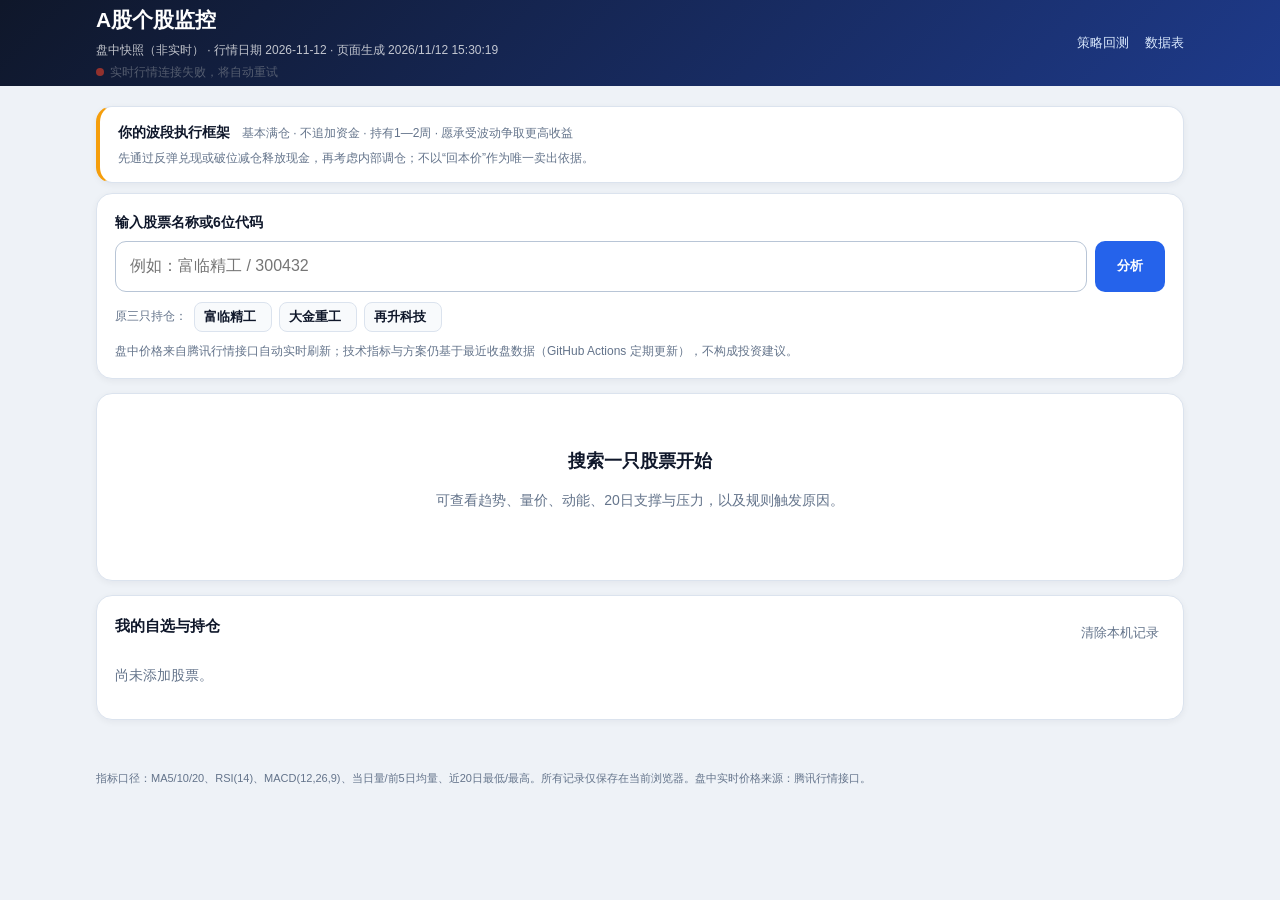
<file: docs/monitor.html>
<!doctype html><html lang="zh-CN"><head><meta charset="utf-8"><meta name="viewport" content="width=device-width,initial-scale=1"><title>A股个股监控</title><link rel="stylesheet" href="monitor.css"><link rel="stylesheet" href="monitor-plan.css"><link rel="stylesheet" href="monitor-indicators.css"><style>.dot{display:inline-block;width:8px;height:8px;border-radius:50%;background:#1a9e5c;margin-right:6px;animation:livepulse 2s infinite}.dot.off{background:#c0392b;animation:none}@keyframes livepulse{0%,100%{opacity:1}50%{opacity:.3}}.livestat{font-size:12px;margin-top:4px;color:#6b7280}.livetag{font-size:11px;color:#1a9e5c;border:1px solid #1a9e5c;border-radius:4px;padding:0 5px;margin-left:8px;vertical-align:middle}.quickpct{font-weight:700;margin-left:6px}</style></head>
<body><header><div class="head"><div><h1>A股个股监控</h1><p id="fresh">正在读取最近一次数据…</p><p id="liveStat" class="livestat"><span class="dot off"></span>实时行情：连接中…</p></div><nav><a href="index.html">策略回测</a><a href="tables.html">数据表</a></nav></div></header>
<main><section class="profile"><div><strong>你的波段执行框架</strong><span>基本满仓 · 不追加资金 · 持有1—2周 · 愿承受波动争取更高收益</span></div><p>先通过反弹兑现或破位减仓释放现金，再考虑内部调仓；不以“回本价”作为唯一卖出依据。</p></section><section class="search"><label for="query">输入股票名称或6位代码</label><div class="searchrow"><input id="query" autocomplete="off" placeholder="例如：富临精工 / 300432"><button id="searchBtn">分析</button></div><div class="quick"><span>原三只持仓：</span><button data-quick="300432">富临精工<b class="quickpct" id="qp300432"></b></button><button data-quick="002487">大金重工<b class="quickpct" id="qp002487"></b></button><button data-quick="603601">再升科技<b class="quickpct" id="qp603601"></b></button></div><div id="matches" class="matches" hidden></div><p class="notice">盘中价格来自腾讯行情接口自动实时刷新；技术指标与方案仍基于最近收盘数据（GitHub Actions 定期更新），不构成投资建议。</p></section>
<section id="empty" class="empty"><h2>搜索一只股票开始</h2><p>可查看趋势、量价、动能、20日支撑与压力，以及规则触发原因。</p></section>
<section id="result" hidden>
 <div class="hero"><div><div class="identity"><h2 id="stockName"></h2><span id="stockCode"></span></div><div class="price"><strong id="price"></strong><span id="pct"></span><span id="liveTag" class="livetag" hidden>实时</span></div><p id="quoteDate"></p></div><div class="score"><span>规则评分</span><strong id="score"></strong><small id="stance"></small></div></div>
 <div class="metricgrid" id="metrics"></div>
 <div class="analysisgrid"><article><h3>题材与行业</h3><div id="themes" class="themechips"></div><p class="rule">当前题材采用新浪行业映射；无可靠映射时明确显示缺失，不根据涨跌猜测题材。</p></article><article><h3>估值快照</h3><div id="valuation" class="valuation"></div><p class="rule" id="valuationMeta"></p></article></div>
 <article class="indicator"><h3>量能、MACD 与均线位置</h3><div class="indicatorcols"><div><h4>量能结构</h4><div id="volumeDetail"></div></div><div><h4>多窗口日线 MACD</h4><div id="macdDetail"></div></div><div><h4>均线位置</h4><div id="maDetail"></div></div></div><p class="rule">MACD口径：1日为当前日线值，2日为前一交易日值；30/60/120为对应交易日窗口计算的日线MACD，不是分钟指标。</p></article>
 <article class="action"><div class="actionhead"><div><h3>1—2周波段执行方案</h3><p id="planPosture"></p></div><span id="roleTag"></span></div><div class="steps" id="planSteps"></div><p class="rule" id="planRule"></p></article>
 <div class="twocol"><article><h3>关键价位</h3><div class="levels"><div><span>20日支撑</span><strong id="support"></strong></div><div><span>20日压力</span><strong id="resistance"></strong></div></div><p class="rule">“收盘确认”以最近一次完整日线为准；盘中短暂触及不等于规则触发。</p></article><article><h3>为什么得到这个结论</h3><div class="reasoncols"><div><h4>增强信号</h4><ul id="reasons"></ul></div><div><h4>风险信号</h4><ul id="risks"></ul></div></div></article></div>
 <article class="news"><div class="sectionhead"><h3>最新公司公告</h3><span id="newsMeta"></span></div><div id="newsList"></div><p class="rule">当前来源为公司公告，不等同于媒体新闻或市场传闻；公告标题仅供核对事件，未自动判断利多利空。</p></article>
 <article class="position"><h3>持仓 / 自选管理</h3><div class="positionform"><label>成本价<input id="cost" type="number" step="0.01" inputmode="decimal"></label><label>持股数<input id="shares" type="number" step="100" inputmode="numeric"></label><button id="savePosition">保存持仓</button><button id="toggleWatch" class="secondary">加入自选</button></div><p id="positionSummary"></p></article>
</section>
<section class="watch"><div class="sectionhead"><h2>我的自选与持仓</h2><button id="clearLocal" class="textbtn">清除本机记录</button></div><div id="watchlist" class="watchgrid"><p class="muted">尚未添加股票。</p></div></section>
</main><footer>指标口径：MA5/10/20、RSI(14)、MACD(12,26,9)、当日量/前5日均量、近20日最低/最高。所有记录仅保存在当前浏览器。盘中实时价格来源：腾讯行情接口。</footer><script src="monitor.js"></script></body></html>
</file>
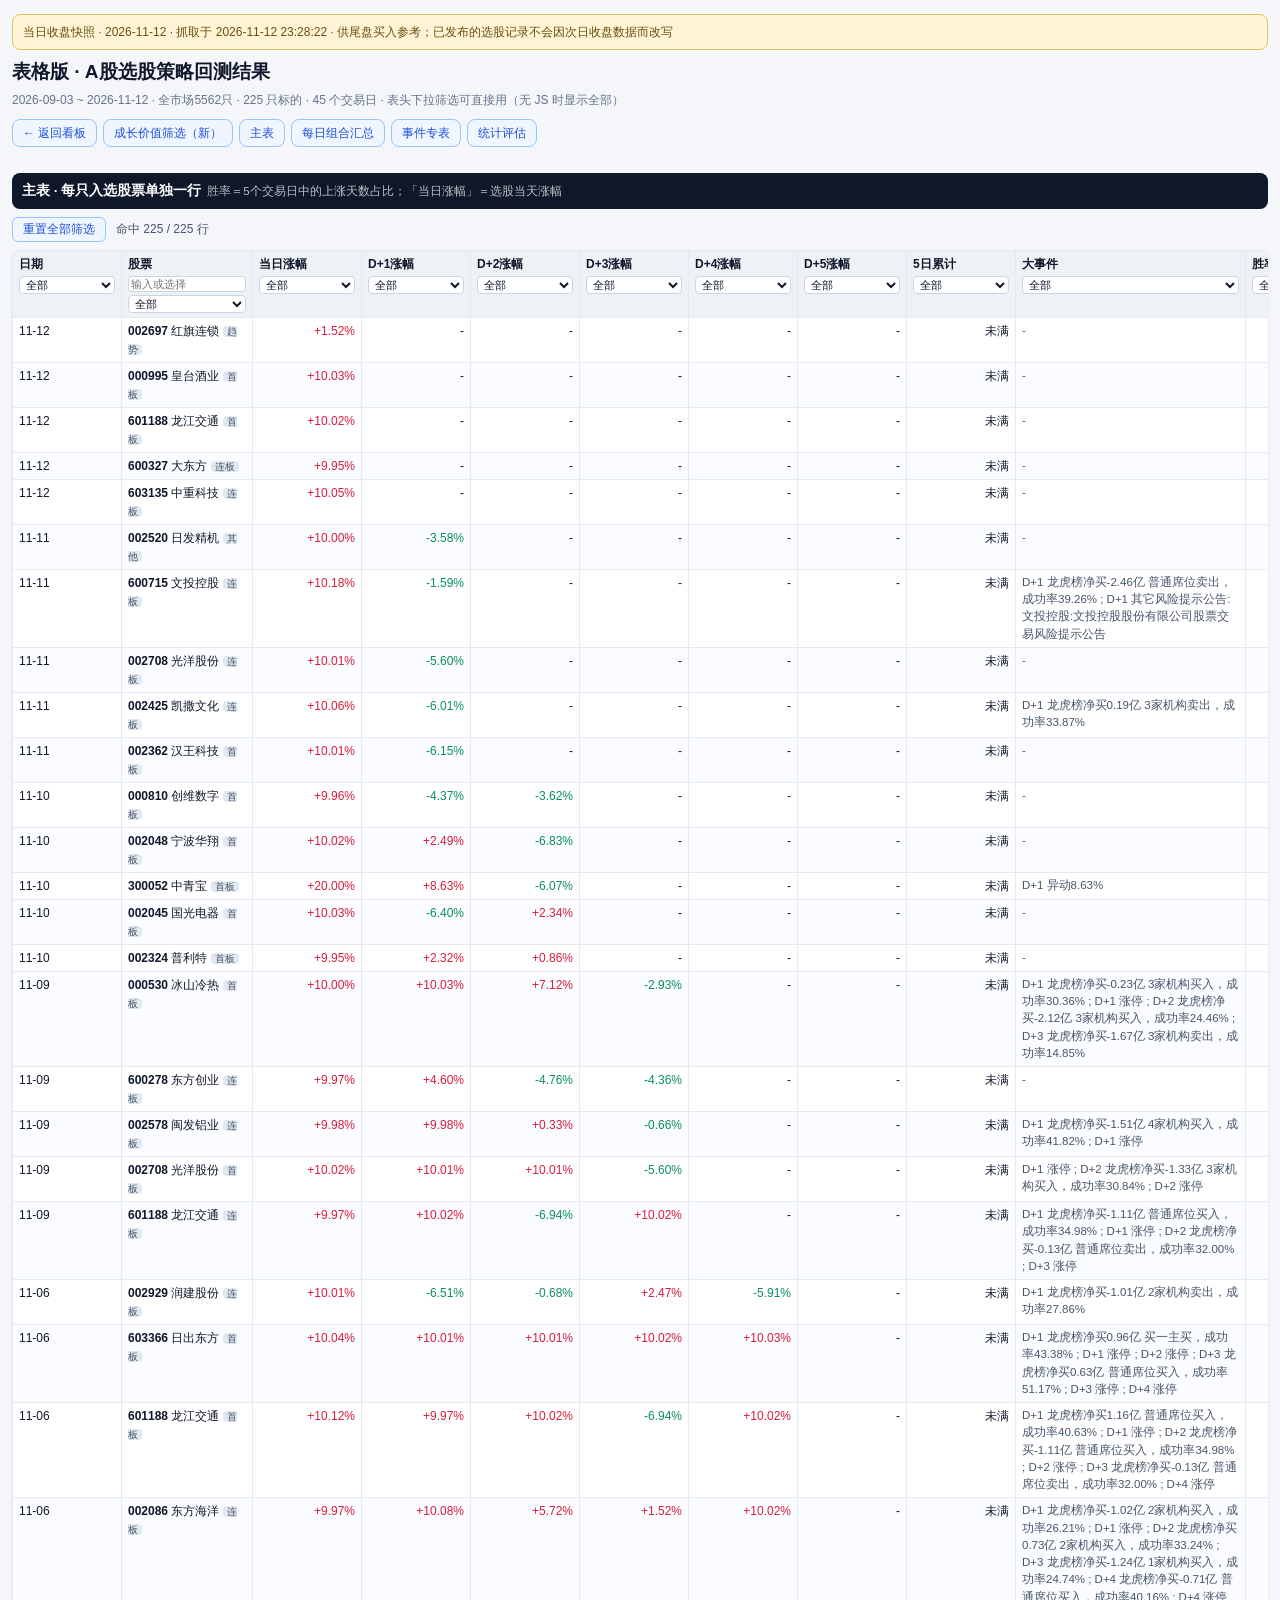
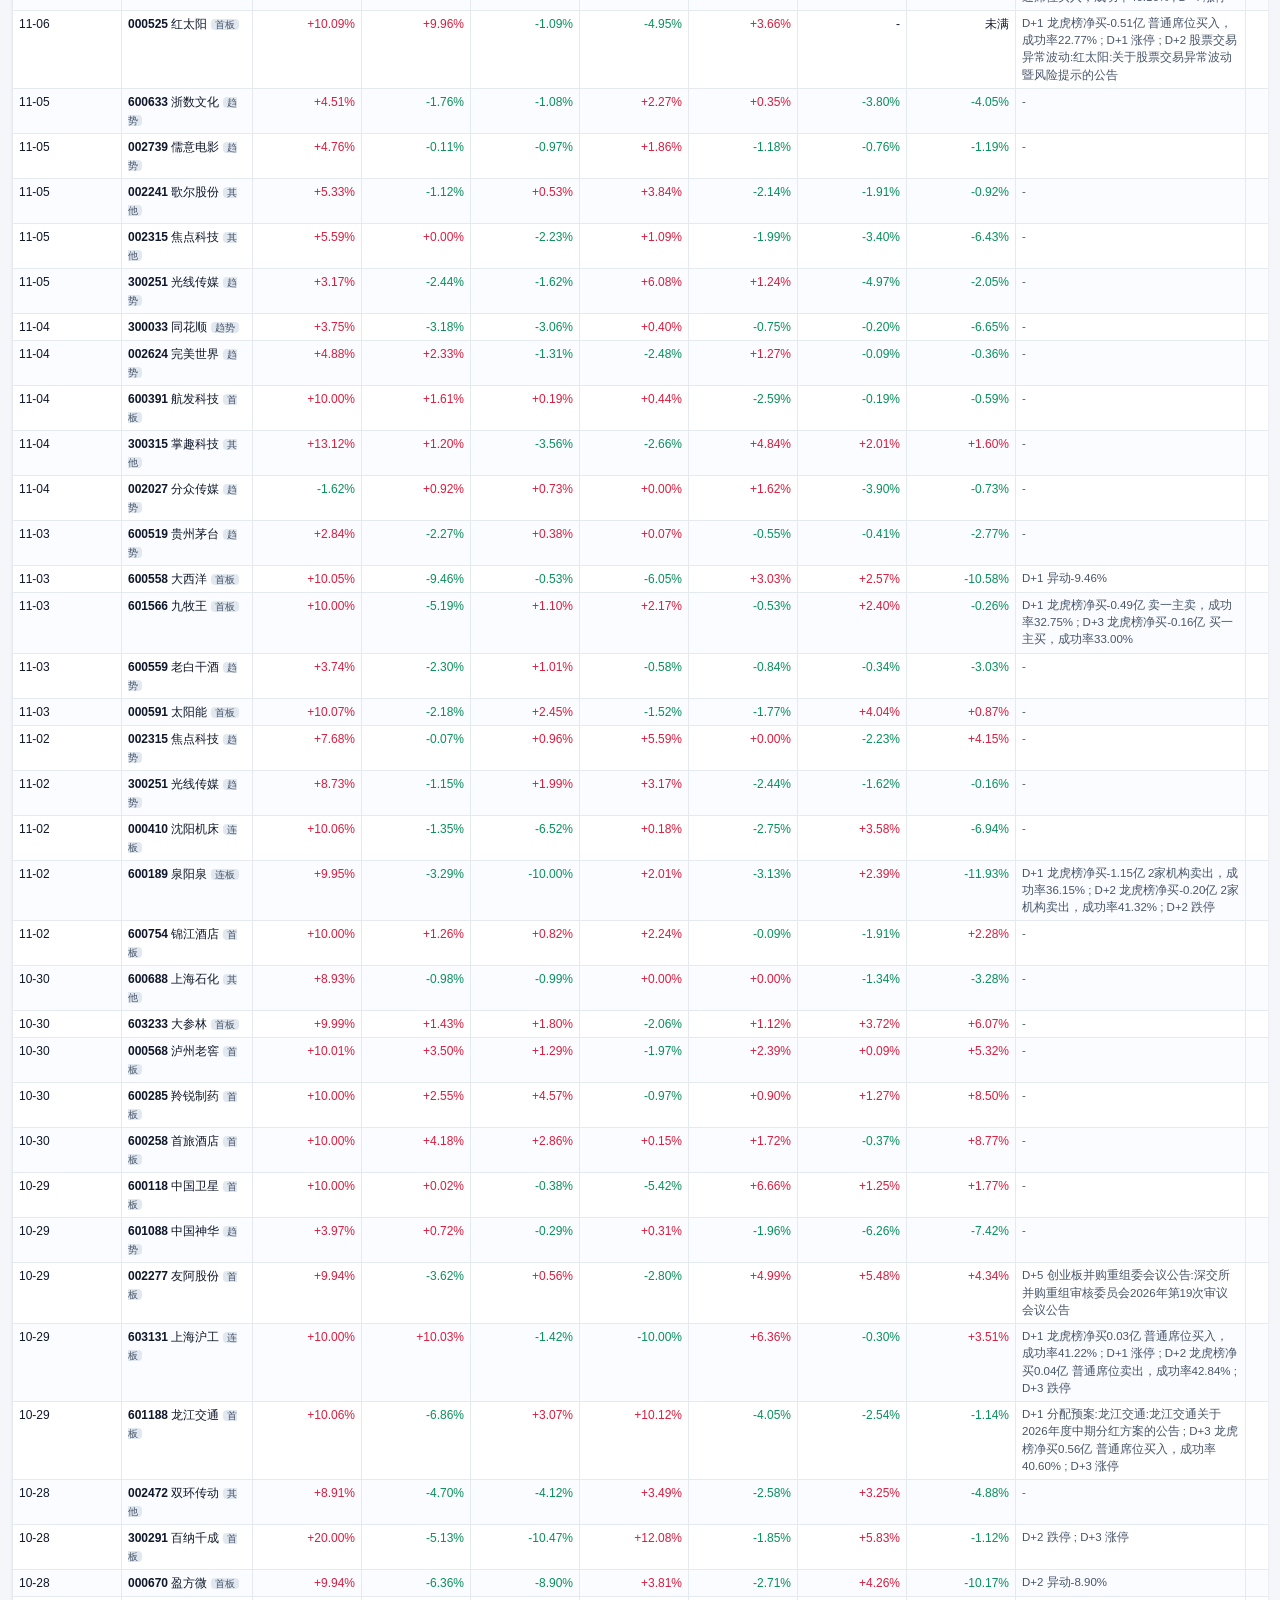
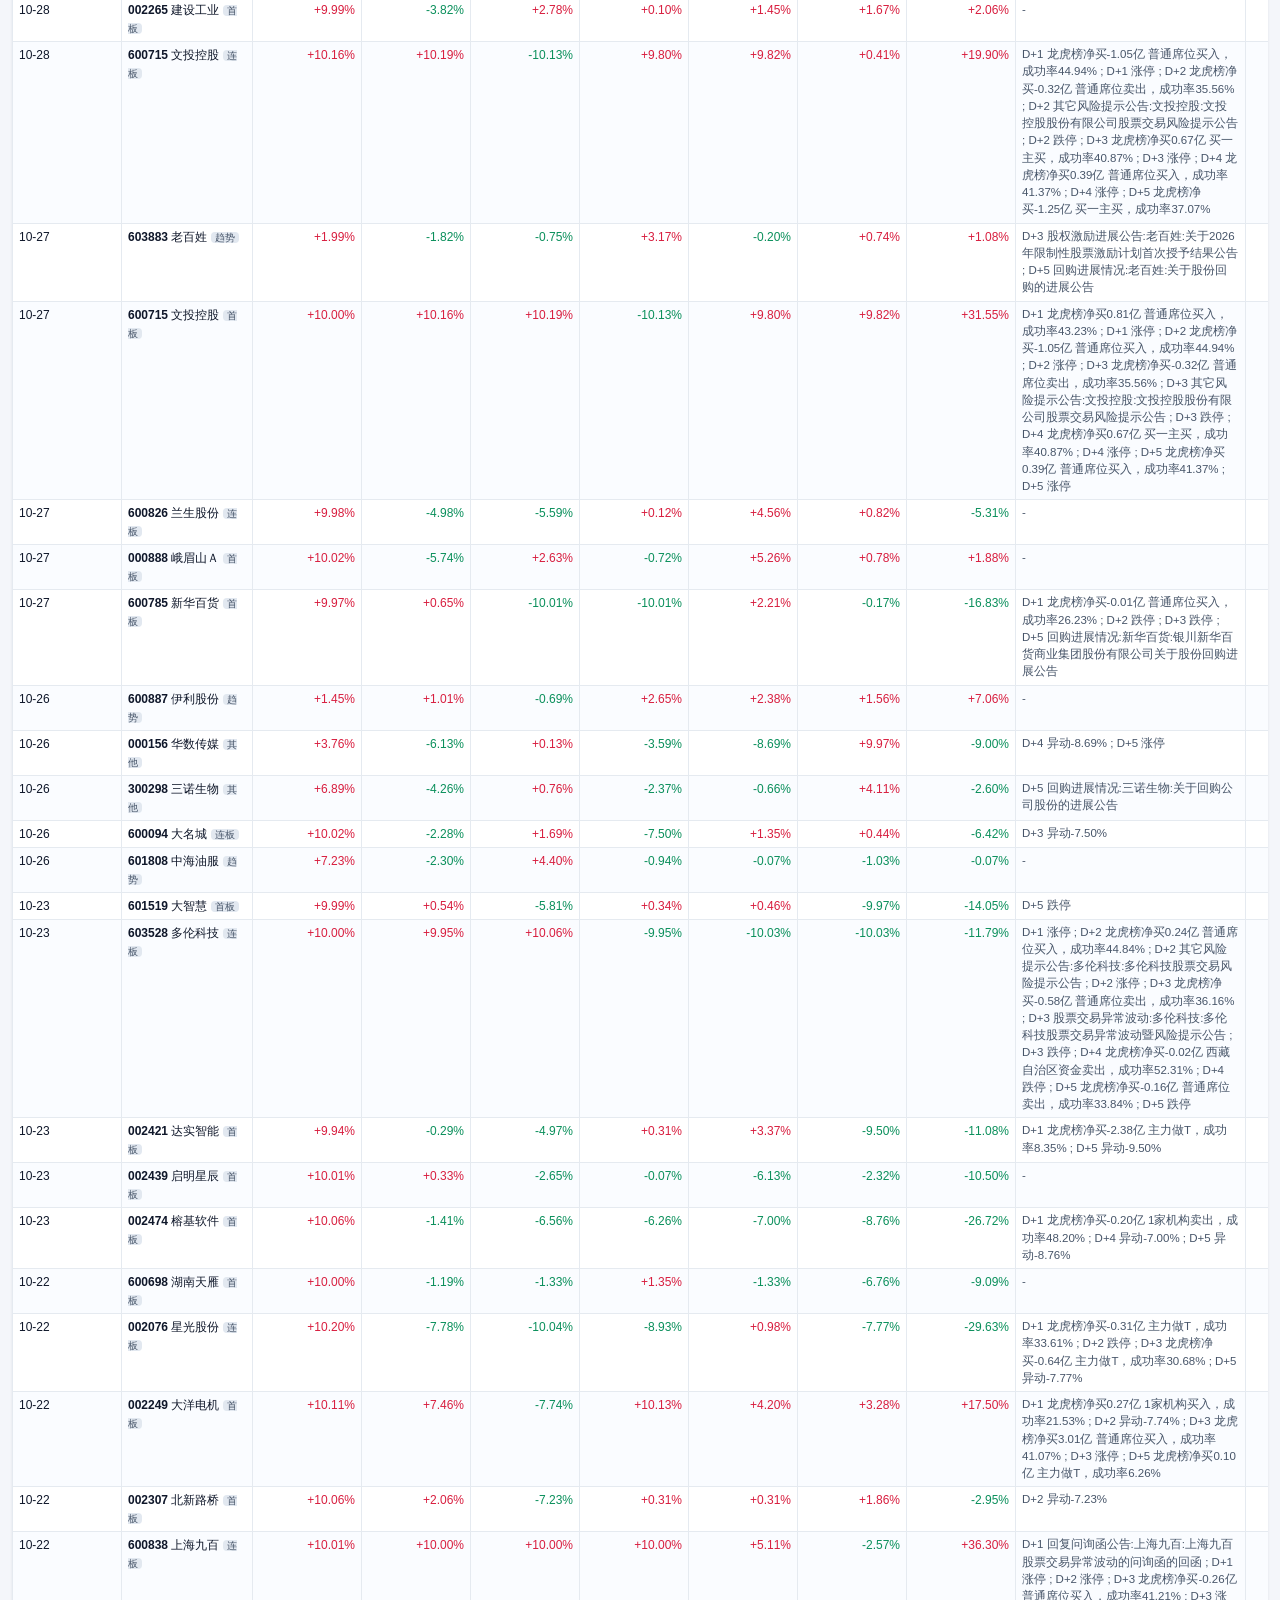
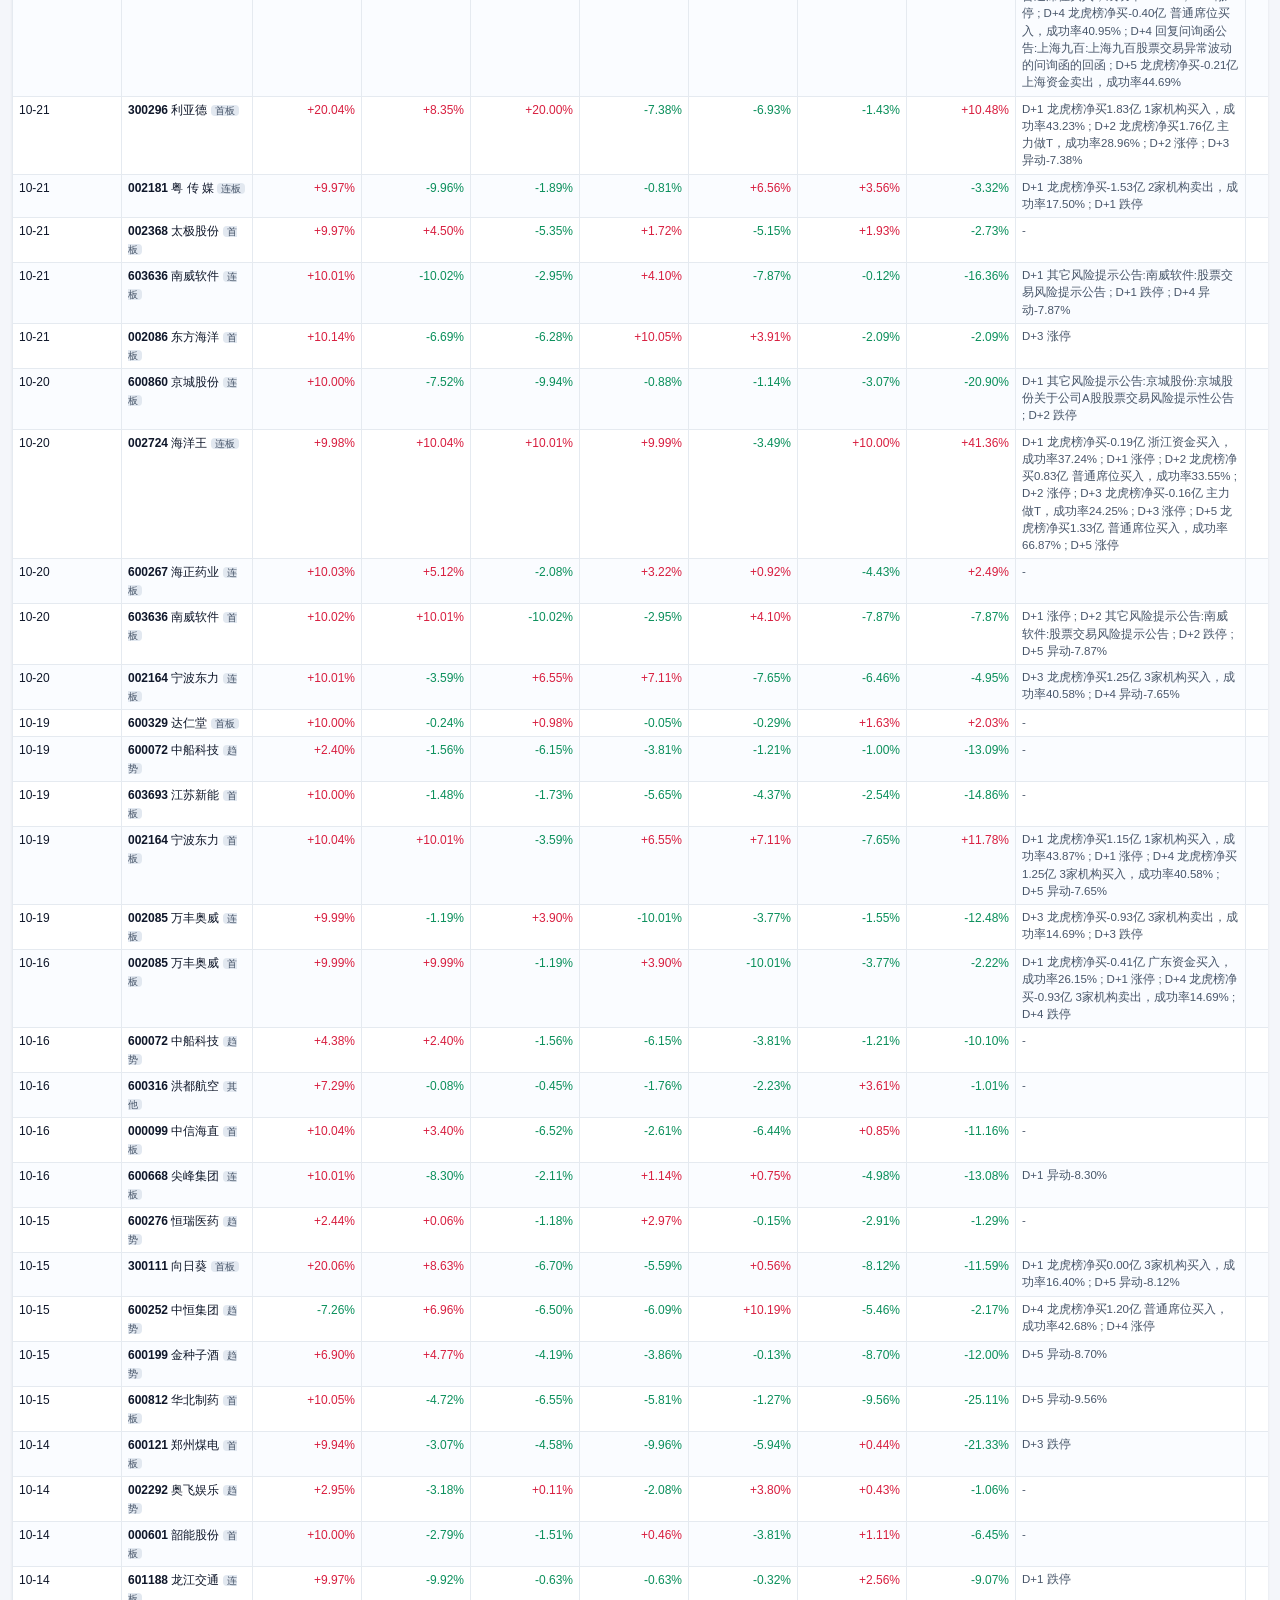
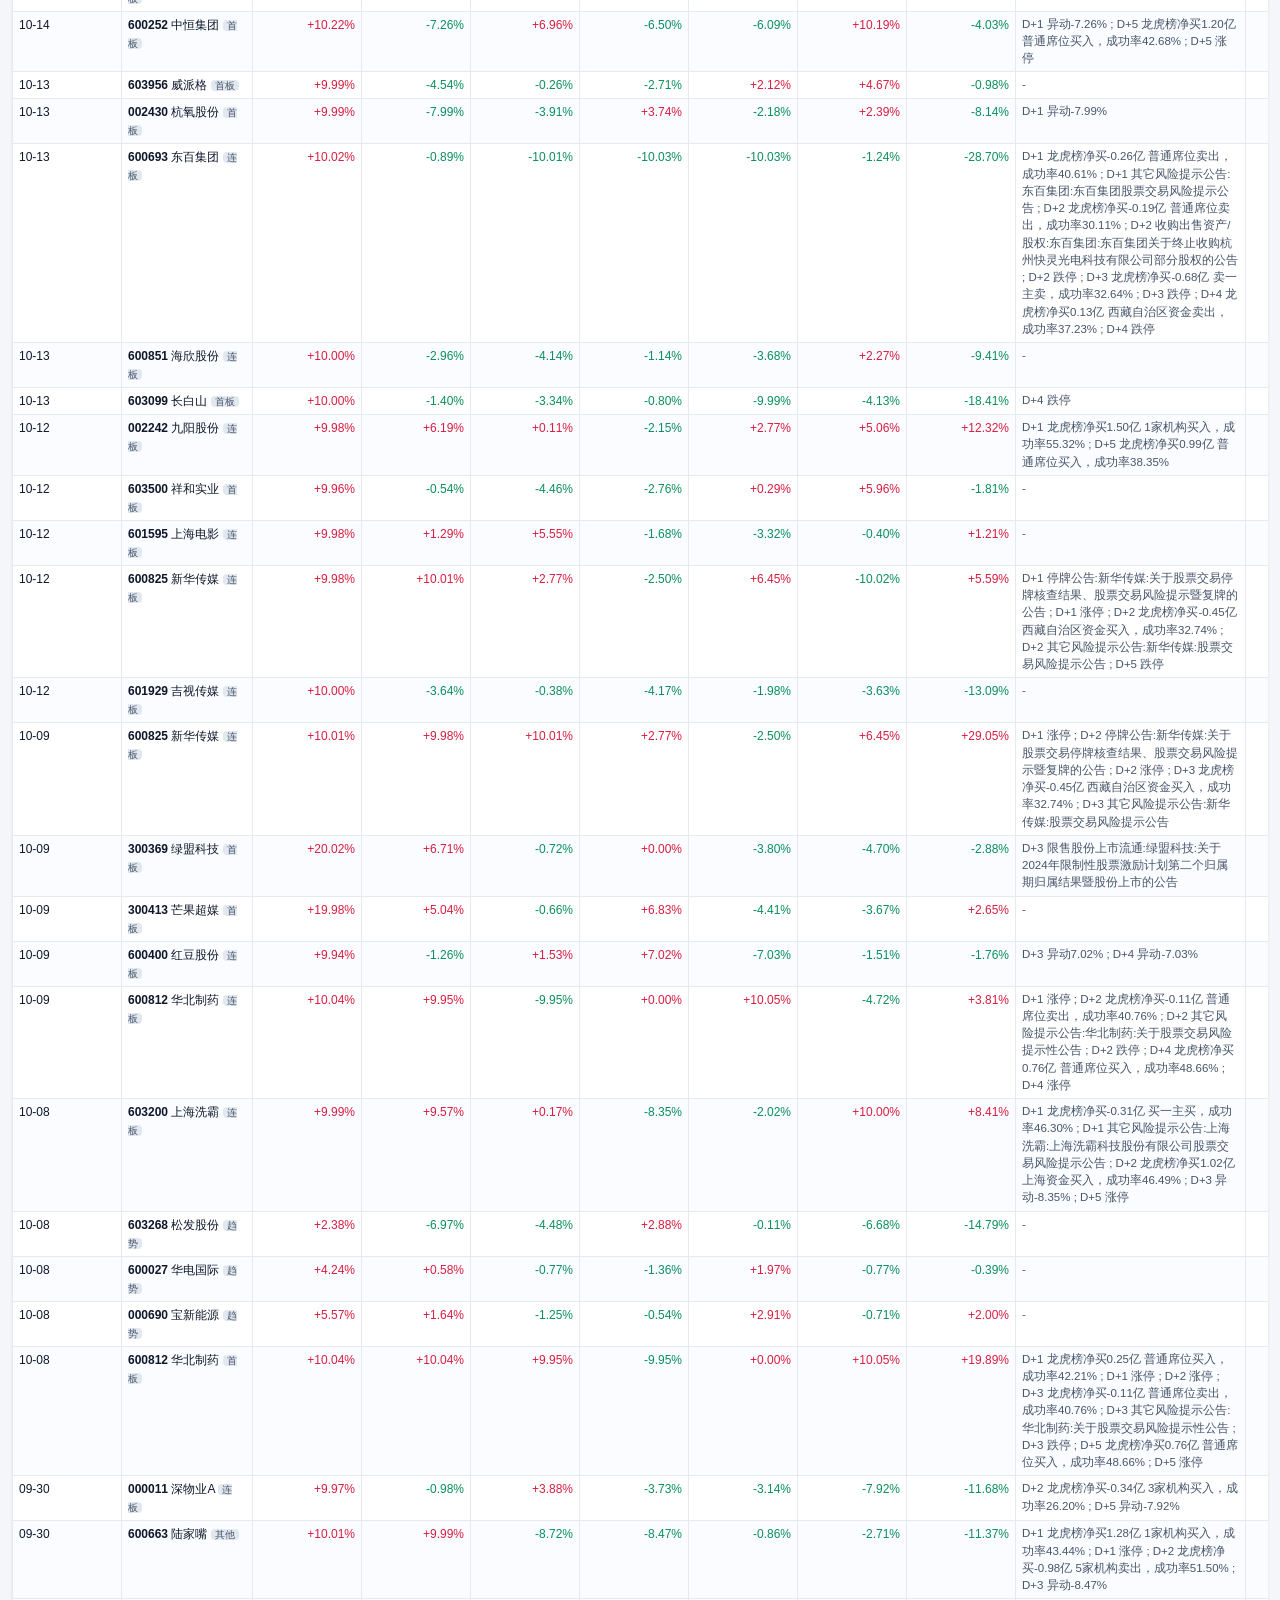
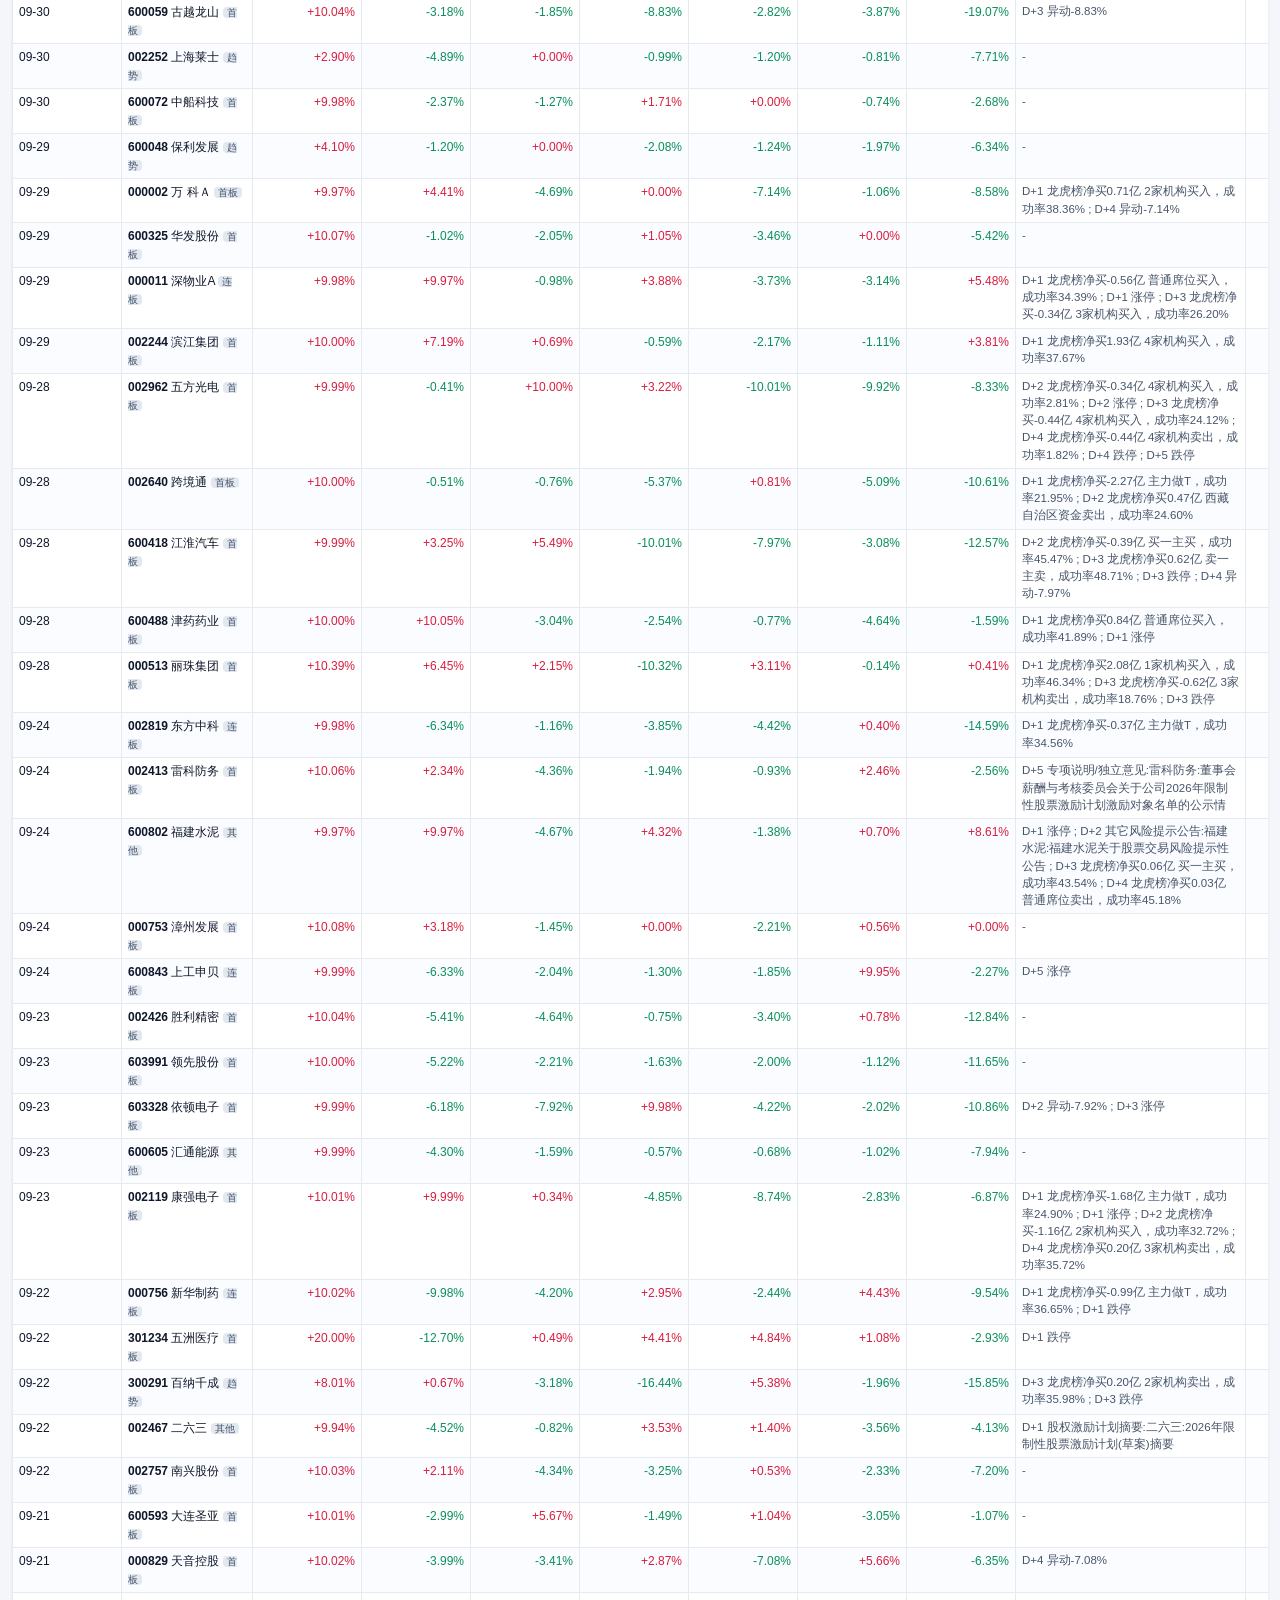
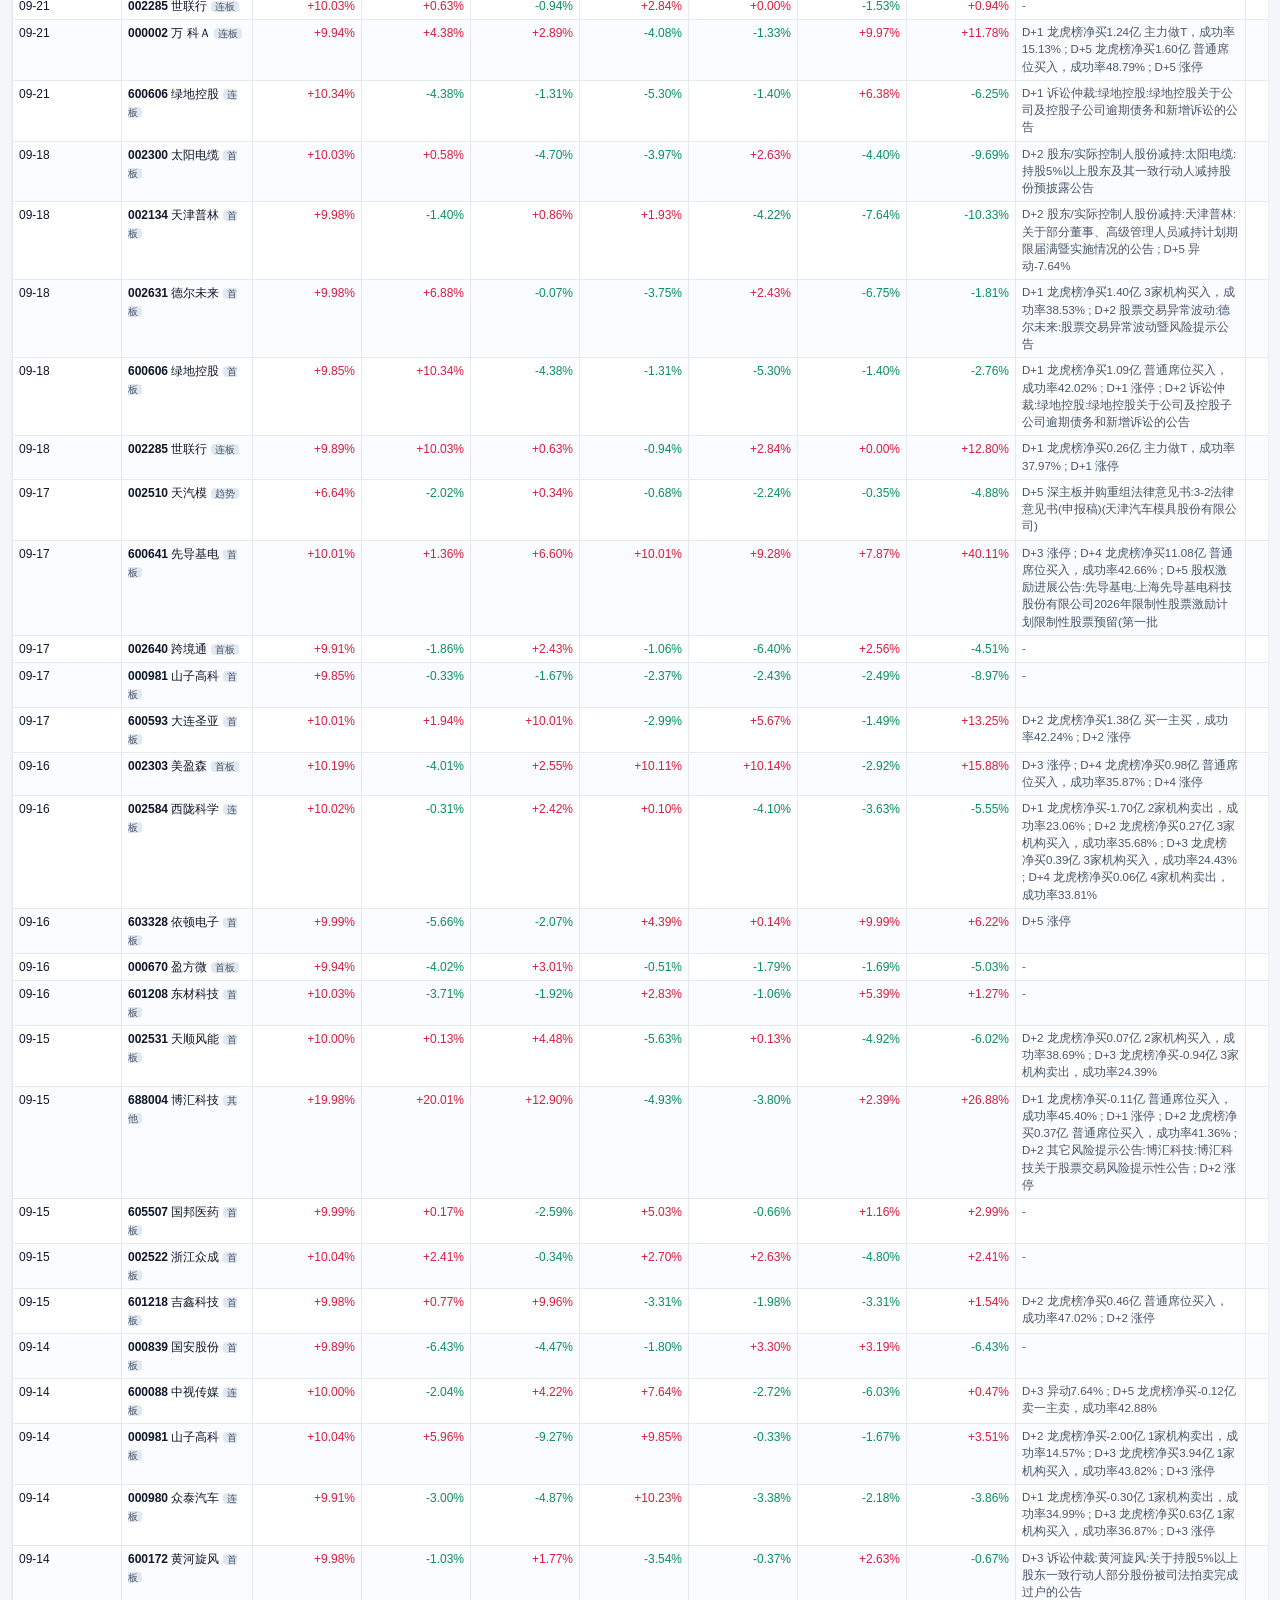
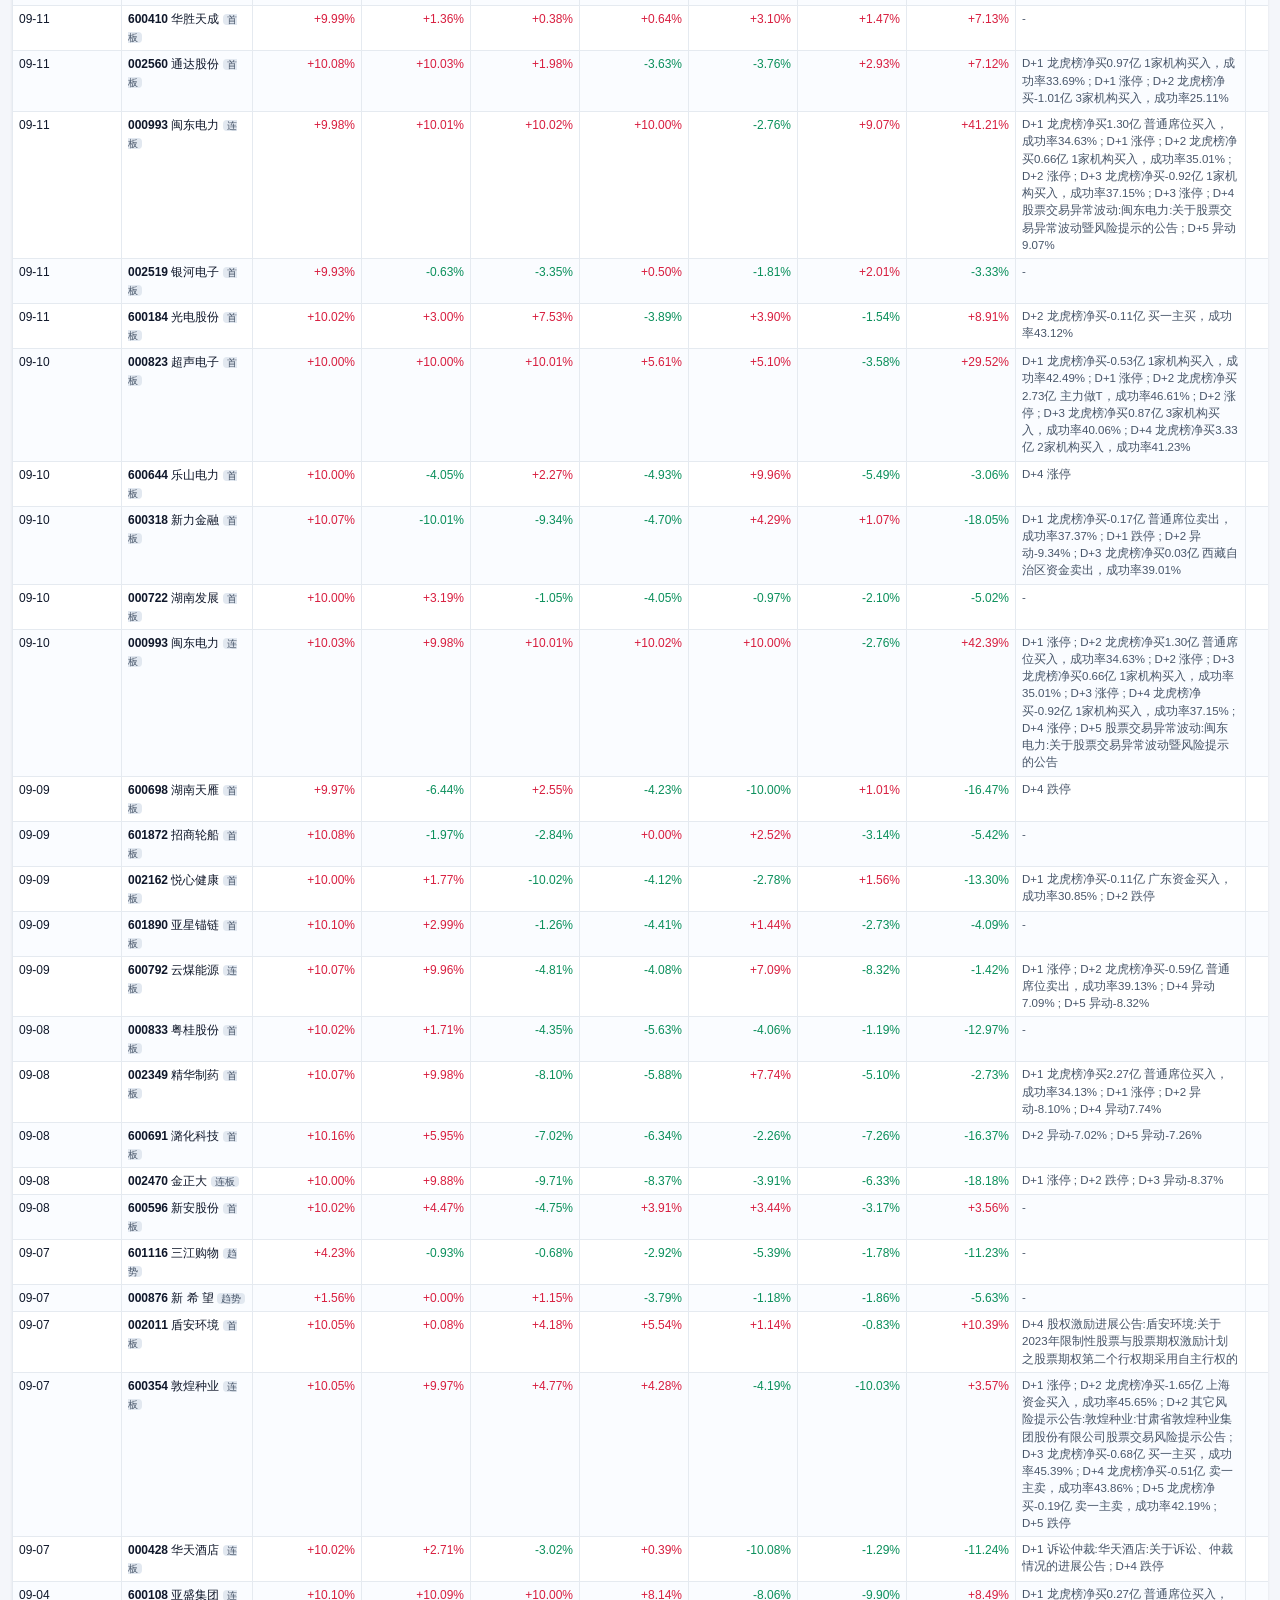
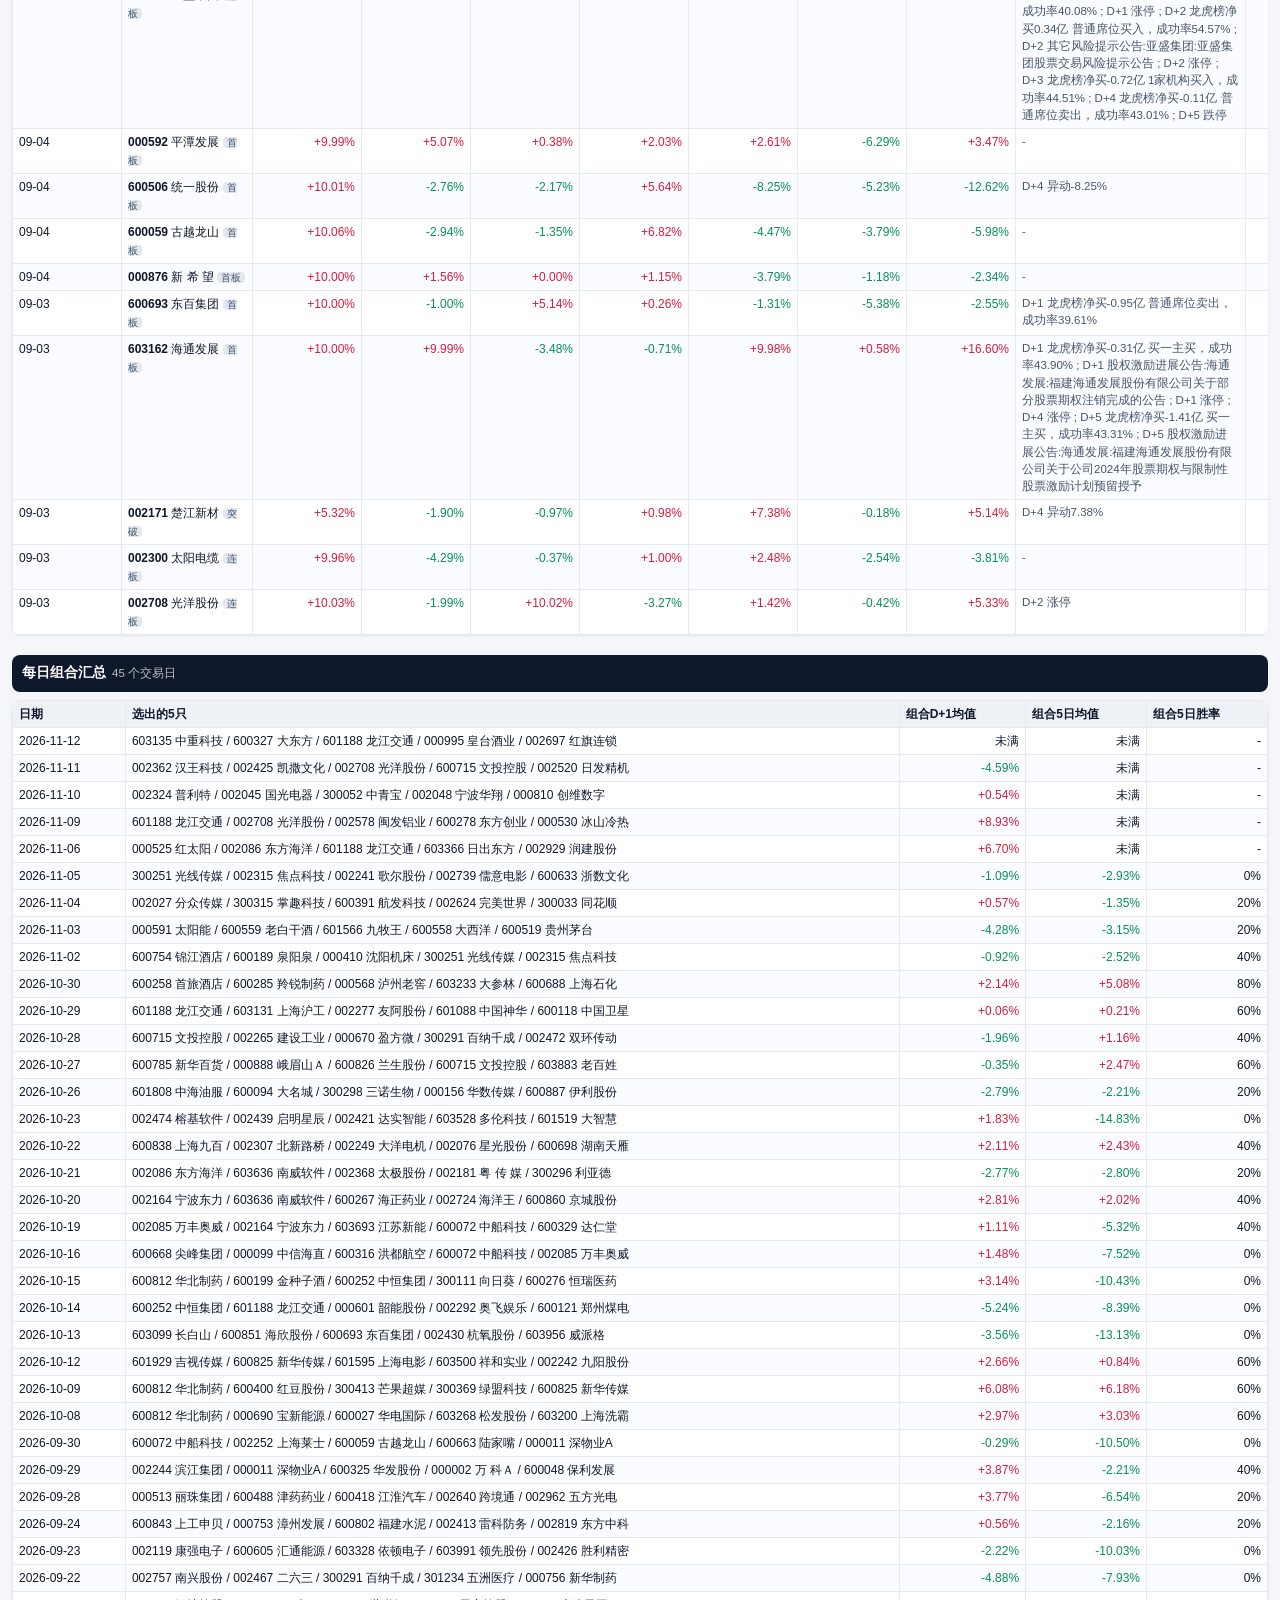
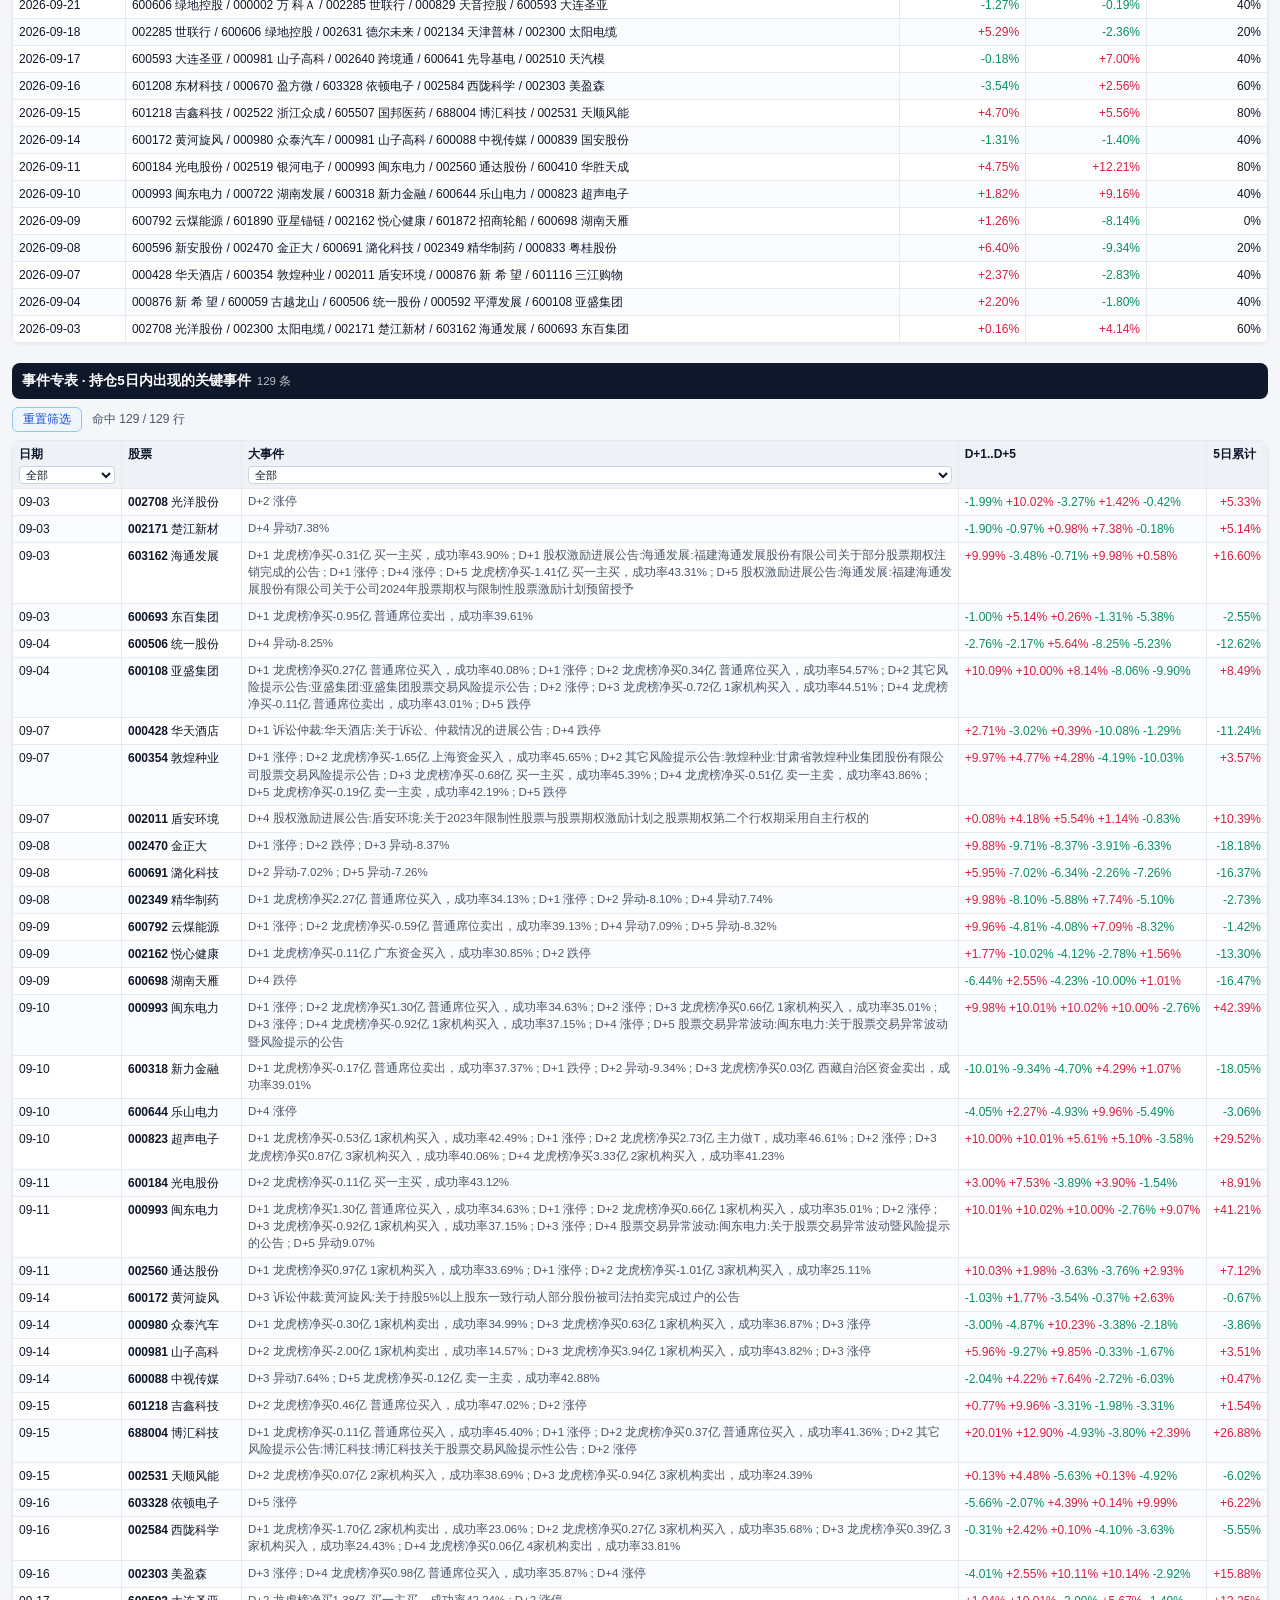
<file: docs/tables.html>
<!DOCTYPE html><html lang="zh-CN"><head><meta charset="utf-8">
<meta name="viewport" content="width=device-width,initial-scale=1"><title>表格版 · 选股结果 2026-07-13~09-11</title>
<style>*{box-sizing:border-box}
body{margin:0;background:#f4f6fa;color:#0f172a;font:12.5px/1.5 -apple-system,BlinkMacSystemFont,"Segoe UI","PingFang SC","Microsoft YaHei",sans-serif;-webkit-text-size-adjust:100%}
.wrap{max-width:1600px;margin:0 auto;padding:14px 12px 60px}
h1{font-size:19px;margin:0 0 4px}
.meta{color:#64748b;font-size:12px;margin-bottom:10px}
.nav a{display:inline-block;font-size:12px;color:#1d4ed8;text-decoration:none;border:1px solid #93c5fd;background:#eff6ff;padding:4px 10px;border-radius:8px;margin:0 6px 6px 0}
h2{font-size:13.5px;margin:20px 0 8px;padding:8px 10px;background:#0f172a;color:#fff;border-radius:8px}
h2 span{font-weight:400;opacity:.72;font-size:11.5px;margin-left:6px}
.bar{display:flex;gap:10px;align-items:center;flex-wrap:wrap;margin:0 0 8px;font-size:12px;color:#475569}
.bar button{font-size:12px;padding:3px 10px;border:1px solid #93c5fd;background:#eff6ff;color:#1d4ed8;border-radius:6px;cursor:pointer}
.scroll{overflow:auto;border-radius:8px;box-shadow:0 1px 3px rgba(15,23,42,.08);background:#fff}
table{border-collapse:collapse;width:100%;background:#fff;font-size:12px}
th,td{border:1px solid #e5eaf0;padding:4px 6px;text-align:left;white-space:nowrap;vertical-align:top}
th{background:#eef2f7;position:sticky;top:0;z-index:3;font-weight:650}
th select.flt,th input.flt{display:block;width:100%;margin-top:3px;font-size:11px;padding:1px 2px;border:1px solid #cbd5e1;border-radius:4px;background:#fff;color:#0f172a;font-weight:400;min-width:96px}
th input.flt{min-width:118px}
tbody tr:nth-child(even){background:#fafcff}
tr.hl{background:#eef2f7;font-weight:650}
td.n{text-align:right;font-variant-numeric:tabular-nums}
td.stk{white-space:normal;min-width:120px}
td.ev{white-space:normal;min-width:230px;color:#475569;font-size:11.5px}
.tag{font-size:10px;padding:0 4px;border-radius:4px;background:#e2e8f0;color:#475569}
.pos{color:#d81e3f}.neg{color:#0a8f5b}
.note{color:#64748b;font-size:11.5px;margin:8px 0 0;line-height:1.85}
footer{color:#64748b;font-size:11.5px;padding:18px 0 40px;line-height:1.8}
@media print{body{background:#fff}.nav,.bar,th select.flt,th input.flt{display:none!important}.scroll{overflow:visible;box-shadow:none}th{position:static}h2{background:#eee;color:#000}table{font-size:9.5px}td.ev{min-width:0}}
</style></head><body><div class="wrap">
<div class="meta" style="background:#fff4d6;border:1px solid #dfc06a;border-radius:8px;padding:8px 10px;color:#6b4d0d;margin:0 0 8px">当日收盘快照 · 2026-11-12 · 抓取于 2026-11-12 23:28:22 · 供尾盘买入参考；已发布的选股记录不会因次日收盘数据而改写</div>
<h1>表格版 · A股选股策略回测结果</h1>
<div class="meta">2026-09-03 ~ 2026-11-12 · 全市场5562只 · 225 只标的 · 45 个交易日 · 表头下拉筛选可直接用（无 JS 时显示全部）</div>
<div class="nav"><a href="index.html">← 返回看板</a><a href="garp.html">成长价值筛选（新）</a><a href="#m1">主表</a><a href="#m2">每日组合汇总</a><a href="#m3">事件专表</a><a href="#m4">统计评估</a></div>
<h2 id="m1">主表 · 每只入选股票单独一行<span>胜率＝5个交易日中的上涨天数占比；「当日涨幅」＝选股当天涨幅</span></h2>
<div class="bar"><button id="rst1">重置全部筛选</button><span id="cnt1">命中 225 / 225 行</span></div>
<div class="scroll"><table data-filters="1" data-cnt="cnt1" data-reset="rst1"><thead><tr><th>日期<select class="flt" data-k="date"><option value="">全部</option><option value="09-03">2026-09-03</option><option value="09-04">2026-09-04</option><option value="09-07">2026-09-07</option><option value="09-08">2026-09-08</option><option value="09-09">2026-09-09</option><option value="09-10">2026-09-10</option><option value="09-11">2026-09-11</option><option value="09-14">2026-09-14</option><option value="09-15">2026-09-15</option><option value="09-16">2026-09-16</option><option value="09-17">2026-09-17</option><option value="09-18">2026-09-18</option><option value="09-21">2026-09-21</option><option value="09-22">2026-09-22</option><option value="09-23">2026-09-23</option><option value="09-24">2026-09-24</option><option value="09-28">2026-09-28</option><option value="09-29">2026-09-29</option><option value="09-30">2026-09-30</option><option value="10-08">2026-10-08</option><option value="10-09">2026-10-09</option><option value="10-12">2026-10-12</option><option value="10-13">2026-10-13</option><option value="10-14">2026-10-14</option><option value="10-15">2026-10-15</option><option value="10-16">2026-10-16</option><option value="10-19">2026-10-19</option><option value="10-20">2026-10-20</option><option value="10-21">2026-10-21</option><option value="10-22">2026-10-22</option><option value="10-23">2026-10-23</option><option value="10-26">2026-10-26</option><option value="10-27">2026-10-27</option><option value="10-28">2026-10-28</option><option value="10-29">2026-10-29</option><option value="10-30">2026-10-30</option><option value="11-02">2026-11-02</option><option value="11-03">2026-11-03</option><option value="11-04">2026-11-04</option><option value="11-05">2026-11-05</option><option value="11-06">2026-11-06</option><option value="11-09">2026-11-09</option><option value="11-10">2026-11-10</option><option value="11-11">2026-11-11</option><option value="11-12">2026-11-12</option></select></th><th>股票<input class="flt" data-k="stock" list="stklist" placeholder="输入或选择"><select class="flt" data-k="cls"><option value="">全部</option><option value="zt_first">首板</option><option value="zt_multi">连板</option><option value="trend">趋势</option><option value="breakout">突破</option><option value="other">其他</option></select></th><th>当日涨幅<select class="flt" data-k="pct"><option value="">全部</option><option value="zt">涨停≥9.5%</option><option value="ge5">≥5%</option><option value="b05">0~5%</option><option value="down">下跌</option></select></th><th>D+1涨幅<select class="flt" data-k="d1"><option value="">全部</option><option value="up">上涨</option><option value="down">下跌</option><option value="zt">涨停≥9.5%</option><option value="dt">跌停≤-9.5%</option><option value="na">未满</option></select></th><th>D+2涨幅<select class="flt" data-k="d2"><option value="">全部</option><option value="up">上涨</option><option value="down">下跌</option><option value="zt">涨停≥9.5%</option><option value="dt">跌停≤-9.5%</option><option value="na">未满</option></select></th><th>D+3涨幅<select class="flt" data-k="d3"><option value="">全部</option><option value="up">上涨</option><option value="down">下跌</option><option value="zt">涨停≥9.5%</option><option value="dt">跌停≤-9.5%</option><option value="na">未满</option></select></th><th>D+4涨幅<select class="flt" data-k="d4"><option value="">全部</option><option value="up">上涨</option><option value="down">下跌</option><option value="zt">涨停≥9.5%</option><option value="dt">跌停≤-9.5%</option><option value="na">未满</option></select></th><th>D+5涨幅<select class="flt" data-k="d5"><option value="">全部</option><option value="up">上涨</option><option value="down">下跌</option><option value="zt">涨停≥9.5%</option><option value="dt">跌停≤-9.5%</option><option value="na">未满</option></select></th><th>5日累计<select class="flt" data-k="cum"><option value="">全部</option><option value="up">上涨</option><option value="down">下跌</option><option value="gt10">>10%</option><option value="lt1"><-10%</option><option value="na">未满</option></select></th><th>大事件<select class="flt" data-k="ev"><option value="">全部</option><option value="has">有事件</option><option value="none">无事件</option><option value="龙虎榜">龙虎榜</option><option value="公告">公告</option><option value="涨停">涨停</option><option value="跌停">跌停</option><option value="异动">异动</option></select></th><th>胜率<select class="flt" data-k="wr"><option value="">全部</option><option value="c100">100%</option><option value="ge80">≥80%</option><option value="ge60">≥60%</option><option value="le40">≤40%</option><option value="c0">0%</option><option value="na">未满</option></select></th></tr></thead><tbody><tr data-date="11-12" data-stock="002697 红旗连锁" data-cls="trend" data-pct="1.5180" data-cum="" data-ev="" data-wr="" data-d1="" data-d2="" data-d3="" data-d4="" data-d5=""><td>11-12</td><td class="stk"><b>002697</b> 红旗连锁 <span class="tag">趋势</span></td><td class="n pos">+1.52%</td><td class="n ">-</td><td class="n ">-</td><td class="n ">-</td><td class="n ">-</td><td class="n ">-</td><td class="n ">未满</td><td class="ev">-</td><td class="n">-</td></tr><tr data-date="11-12" data-stock="000995 皇台酒业" data-cls="zt_first" data-pct="10.0300" data-cum="" data-ev="" data-wr="" data-d1="" data-d2="" data-d3="" data-d4="" data-d5=""><td>11-12</td><td class="stk"><b>000995</b> 皇台酒业 <span class="tag">首板</span></td><td class="n pos">+10.03%</td><td class="n ">-</td><td class="n ">-</td><td class="n ">-</td><td class="n ">-</td><td class="n ">-</td><td class="n ">未满</td><td class="ev">-</td><td class="n">-</td></tr><tr data-date="11-12" data-stock="601188 龙江交通" data-cls="zt_first" data-pct="10.0233" data-cum="" data-ev="" data-wr="" data-d1="" data-d2="" data-d3="" data-d4="" data-d5=""><td>11-12</td><td class="stk"><b>601188</b> 龙江交通 <span class="tag">首板</span></td><td class="n pos">+10.02%</td><td class="n ">-</td><td class="n ">-</td><td class="n ">-</td><td class="n ">-</td><td class="n ">-</td><td class="n ">未满</td><td class="ev">-</td><td class="n">-</td></tr><tr data-date="11-12" data-stock="600327 大东方" data-cls="zt_multi" data-pct="9.9541" data-cum="" data-ev="" data-wr="" data-d1="" data-d2="" data-d3="" data-d4="" data-d5=""><td>11-12</td><td class="stk"><b>600327</b> 大东方 <span class="tag">连板</span></td><td class="n pos">+9.95%</td><td class="n ">-</td><td class="n ">-</td><td class="n ">-</td><td class="n ">-</td><td class="n ">-</td><td class="n ">未满</td><td class="ev">-</td><td class="n">-</td></tr><tr data-date="11-12" data-stock="603135 中重科技" data-cls="zt_multi" data-pct="10.0541" data-cum="" data-ev="" data-wr="" data-d1="" data-d2="" data-d3="" data-d4="" data-d5=""><td>11-12</td><td class="stk"><b>603135</b> 中重科技 <span class="tag">连板</span></td><td class="n pos">+10.05%</td><td class="n ">-</td><td class="n ">-</td><td class="n ">-</td><td class="n ">-</td><td class="n ">-</td><td class="n ">未满</td><td class="ev">-</td><td class="n">-</td></tr><tr data-date="11-11" data-stock="002520 日发精机" data-cls="other" data-pct="10.0000" data-cum="" data-ev="" data-wr="0.0000" data-d1="-3.5813" data-d2="" data-d3="" data-d4="" data-d5=""><td>11-11</td><td class="stk"><b>002520</b> 日发精机 <span class="tag">其他</span></td><td class="n pos">+10.00%</td><td class="n neg">-3.58%</td><td class="n ">-</td><td class="n ">-</td><td class="n ">-</td><td class="n ">-</td><td class="n ">未满</td><td class="ev">-</td><td class="n neg">0/1 (0%)</td></tr><tr data-date="11-11" data-stock="600715 文投控股" data-cls="zt_multi" data-pct="10.1754" data-cum="" data-ev="公告;龙虎榜" data-wr="0.0000" data-d1="-1.5924" data-d2="" data-d3="" data-d4="" data-d5=""><td>11-11</td><td class="stk"><b>600715</b> 文投控股 <span class="tag">连板</span></td><td class="n pos">+10.18%</td><td class="n neg">-1.59%</td><td class="n ">-</td><td class="n ">-</td><td class="n ">-</td><td class="n ">-</td><td class="n ">未满</td><td class="ev">D+1 龙虎榜净买-2.46亿 普通席位卖出，成功率39.26% ; D+1 其它风险提示公告:文投控股:文投控股股份有限公司股票交易风险提示公告</td><td class="n neg">0/1 (0%)</td></tr><tr data-date="11-11" data-stock="002708 光洋股份" data-cls="zt_multi" data-pct="10.0124" data-cum="" data-ev="" data-wr="0.0000" data-d1="-5.6036" data-d2="" data-d3="" data-d4="" data-d5=""><td>11-11</td><td class="stk"><b>002708</b> 光洋股份 <span class="tag">连板</span></td><td class="n pos">+10.01%</td><td class="n neg">-5.60%</td><td class="n ">-</td><td class="n ">-</td><td class="n ">-</td><td class="n ">-</td><td class="n ">未满</td><td class="ev">-</td><td class="n neg">0/1 (0%)</td></tr><tr data-date="11-11" data-stock="002425 凯撒文化" data-cls="zt_multi" data-pct="10.0575" data-cum="" data-ev="龙虎榜" data-wr="0.0000" data-d1="-6.0052" data-d2="" data-d3="" data-d4="" data-d5=""><td>11-11</td><td class="stk"><b>002425</b> 凯撒文化 <span class="tag">连板</span></td><td class="n pos">+10.06%</td><td class="n neg">-6.01%</td><td class="n ">-</td><td class="n ">-</td><td class="n ">-</td><td class="n ">-</td><td class="n ">未满</td><td class="ev">D+1 龙虎榜净买0.19亿 3家机构卖出，成功率33.87%</td><td class="n neg">0/1 (0%)</td></tr><tr data-date="11-11" data-stock="002362 汉王科技" data-cls="zt_first" data-pct="10.0059" data-cum="" data-ev="" data-wr="0.0000" data-d1="-6.1530" data-d2="" data-d3="" data-d4="" data-d5=""><td>11-11</td><td class="stk"><b>002362</b> 汉王科技 <span class="tag">首板</span></td><td class="n pos">+10.01%</td><td class="n neg">-6.15%</td><td class="n ">-</td><td class="n ">-</td><td class="n ">-</td><td class="n ">-</td><td class="n ">未满</td><td class="ev">-</td><td class="n neg">0/1 (0%)</td></tr><tr data-date="11-10" data-stock="000810 创维数字" data-cls="zt_first" data-pct="9.9638" data-cum="" data-ev="" data-wr="0.0000" data-d1="-4.3657" data-d2="-3.6176" data-d3="" data-d4="" data-d5=""><td>11-10</td><td class="stk"><b>000810</b> 创维数字 <span class="tag">首板</span></td><td class="n pos">+9.96%</td><td class="n neg">-4.37%</td><td class="n neg">-3.62%</td><td class="n ">-</td><td class="n ">-</td><td class="n ">-</td><td class="n ">未满</td><td class="ev">-</td><td class="n neg">0/2 (0%)</td></tr><tr data-date="11-10" data-stock="002048 宁波华翔" data-cls="zt_first" data-pct="10.0211" data-cum="" data-ev="" data-wr="50.0000" data-d1="2.4928" data-d2="-6.8288" data-d3="" data-d4="" data-d5=""><td>11-10</td><td class="stk"><b>002048</b> 宁波华翔 <span class="tag">首板</span></td><td class="n pos">+10.02%</td><td class="n pos">+2.49%</td><td class="n neg">-6.83%</td><td class="n ">-</td><td class="n ">-</td><td class="n ">-</td><td class="n ">未满</td><td class="ev">-</td><td class="n">1/2 (50%)</td></tr><tr data-date="11-10" data-stock="300052 中青宝" data-cls="zt_first" data-pct="20.0000" data-cum="" data-ev="异动" data-wr="50.0000" data-d1="8.6294" data-d2="-6.0748" data-d3="" data-d4="" data-d5=""><td>11-10</td><td class="stk"><b>300052</b> 中青宝 <span class="tag">首板</span></td><td class="n pos">+20.00%</td><td class="n pos">+8.63%</td><td class="n neg">-6.07%</td><td class="n ">-</td><td class="n ">-</td><td class="n ">-</td><td class="n ">未满</td><td class="ev">D+1 异动8.63%</td><td class="n">1/2 (50%)</td></tr><tr data-date="11-10" data-stock="002045 国光电器" data-cls="zt_first" data-pct="10.0289" data-cum="" data-ev="" data-wr="50.0000" data-d1="-6.3979" data-d2="2.3408" data-d3="" data-d4="" data-d5=""><td>11-10</td><td class="stk"><b>002045</b> 国光电器 <span class="tag">首板</span></td><td class="n pos">+10.03%</td><td class="n neg">-6.40%</td><td class="n pos">+2.34%</td><td class="n ">-</td><td class="n ">-</td><td class="n ">-</td><td class="n ">未满</td><td class="ev">-</td><td class="n">1/2 (50%)</td></tr><tr data-date="11-10" data-stock="002324 普利特" data-cls="zt_first" data-pct="9.9515" data-cum="" data-ev="" data-wr="100.0000" data-d1="2.3179" data-d2="0.8630" data-d3="" data-d4="" data-d5=""><td>11-10</td><td class="stk"><b>002324</b> 普利特 <span class="tag">首板</span></td><td class="n pos">+9.95%</td><td class="n pos">+2.32%</td><td class="n pos">+0.86%</td><td class="n ">-</td><td class="n ">-</td><td class="n ">-</td><td class="n ">未满</td><td class="ev">-</td><td class="n pos">2/2 (100%)</td></tr><tr data-date="11-09" data-stock="000530 冰山冷热" data-cls="zt_first" data-pct="10.0000" data-cum="" data-ev="涨停;龙虎榜" data-wr="66.6667" data-d1="10.0313" data-d2="7.1225" data-d3="-2.9255" data-d4="" data-d5=""><td>11-09</td><td class="stk"><b>000530</b> 冰山冷热 <span class="tag">首板</span></td><td class="n pos">+10.00%</td><td class="n pos">+10.03%</td><td class="n pos">+7.12%</td><td class="n neg">-2.93%</td><td class="n ">-</td><td class="n ">-</td><td class="n ">未满</td><td class="ev">D+1 龙虎榜净买-0.23亿 3家机构买入，成功率30.36% ; D+1 涨停 ; D+2 龙虎榜净买-2.12亿 3家机构买入，成功率24.46% ; D+3 龙虎榜净买-1.67亿 3家机构卖出，成功率14.85%</td><td class="n pos">2/3 (67%)</td></tr><tr data-date="11-09" data-stock="600278 东方创业" data-cls="zt_multi" data-pct="9.9719" data-cum="" data-ev="" data-wr="33.3333" data-d1="4.5977" data-d2="-4.7619" data-d3="-4.3590" data-d4="" data-d5=""><td>11-09</td><td class="stk"><b>600278</b> 东方创业 <span class="tag">连板</span></td><td class="n pos">+9.97%</td><td class="n pos">+4.60%</td><td class="n neg">-4.76%</td><td class="n neg">-4.36%</td><td class="n ">-</td><td class="n ">-</td><td class="n ">未满</td><td class="ev">-</td><td class="n neg">1/3 (33%)</td></tr><tr data-date="11-09" data-stock="002578 闽发铝业" data-cls="zt_multi" data-pct="9.9800" data-cum="" data-ev="涨停;龙虎榜" data-wr="66.6667" data-d1="9.9819" data-d2="0.3300" data-d3="-0.6579" data-d4="" data-d5=""><td>11-09</td><td class="stk"><b>002578</b> 闽发铝业 <span class="tag">连板</span></td><td class="n pos">+9.98%</td><td class="n pos">+9.98%</td><td class="n pos">+0.33%</td><td class="n neg">-0.66%</td><td class="n ">-</td><td class="n ">-</td><td class="n ">未满</td><td class="ev">D+1 龙虎榜净买-1.51亿 4家机构买入，成功率41.82% ; D+1 涨停</td><td class="n pos">2/3 (67%)</td></tr><tr data-date="11-09" data-stock="002708 光洋股份" data-cls="zt_first" data-pct="10.0150" data-cum="" data-ev="涨停;龙虎榜" data-wr="66.6667" data-d1="10.0137" data-d2="10.0124" data-d3="-5.6036" data-d4="" data-d5=""><td>11-09</td><td class="stk"><b>002708</b> 光洋股份 <span class="tag">首板</span></td><td class="n pos">+10.02%</td><td class="n pos">+10.01%</td><td class="n pos">+10.01%</td><td class="n neg">-5.60%</td><td class="n ">-</td><td class="n ">-</td><td class="n ">未满</td><td class="ev">D+1 涨停 ; D+2 龙虎榜净买-1.33亿 3家机构买入，成功率30.84% ; D+2 涨停</td><td class="n pos">2/3 (67%)</td></tr><tr data-date="11-09" data-stock="601188 龙江交通" data-cls="zt_multi" data-pct="9.9738" data-cum="" data-ev="涨停;龙虎榜" data-wr="66.6667" data-d1="10.0239" data-d2="-6.9414" data-d3="10.0233" data-d4="" data-d5=""><td>11-09</td><td class="stk"><b>601188</b> 龙江交通 <span class="tag">连板</span></td><td class="n pos">+9.97%</td><td class="n pos">+10.02%</td><td class="n neg">-6.94%</td><td class="n pos">+10.02%</td><td class="n ">-</td><td class="n ">-</td><td class="n ">未满</td><td class="ev">D+1 龙虎榜净买-1.11亿 普通席位买入，成功率34.98% ; D+1 涨停 ; D+2 龙虎榜净买-0.13亿 普通席位卖出，成功率32.00% ; D+3 涨停</td><td class="n pos">2/3 (67%)</td></tr><tr data-date="11-06" data-stock="002929 润建股份" data-cls="zt_multi" data-pct="10.0052" data-cum="" data-ev="龙虎榜" data-wr="25.0000" data-d1="-6.5124" data-d2="-0.6780" data-d3="2.4744" data-d4="-5.9117" data-d5=""><td>11-06</td><td class="stk"><b>002929</b> 润建股份 <span class="tag">连板</span></td><td class="n pos">+10.01%</td><td class="n neg">-6.51%</td><td class="n neg">-0.68%</td><td class="n pos">+2.47%</td><td class="n neg">-5.91%</td><td class="n ">-</td><td class="n ">未满</td><td class="ev">D+1 龙虎榜净买-1.01亿 2家机构卖出，成功率27.86%</td><td class="n neg">1/4 (25%)</td></tr><tr data-date="11-06" data-stock="603366 日出东方" data-cls="zt_first" data-pct="10.0367" data-cum="" data-ev="涨停;龙虎榜" data-wr="100.0000" data-d1="10.0111" data-d2="10.0101" data-d3="10.0184" data-d4="10.0251" data-d5=""><td>11-06</td><td class="stk"><b>603366</b> 日出东方 <span class="tag">首板</span></td><td class="n pos">+10.04%</td><td class="n pos">+10.01%</td><td class="n pos">+10.01%</td><td class="n pos">+10.02%</td><td class="n pos">+10.03%</td><td class="n ">-</td><td class="n ">未满</td><td class="ev">D+1 龙虎榜净买0.96亿 买一主买，成功率43.38% ; D+1 涨停 ; D+2 涨停 ; D+3 龙虎榜净买0.63亿 普通席位买入，成功率51.17% ; D+3 涨停 ; D+4 涨停</td><td class="n pos">4/4 (100%)</td></tr><tr data-date="11-06" data-stock="601188 龙江交通" data-cls="zt_first" data-pct="10.1156" data-cum="" data-ev="涨停;龙虎榜" data-wr="75.0000" data-d1="9.9738" data-d2="10.0239" data-d3="-6.9414" data-d4="10.0233" data-d5=""><td>11-06</td><td class="stk"><b>601188</b> 龙江交通 <span class="tag">首板</span></td><td class="n pos">+10.12%</td><td class="n pos">+9.97%</td><td class="n pos">+10.02%</td><td class="n neg">-6.94%</td><td class="n pos">+10.02%</td><td class="n ">-</td><td class="n ">未满</td><td class="ev">D+1 龙虎榜净买1.16亿 普通席位买入，成功率40.63% ; D+1 涨停 ; D+2 龙虎榜净买-1.11亿 普通席位买入，成功率34.98% ; D+2 涨停 ; D+3 龙虎榜净买-0.13亿 普通席位卖出，成功率32.00% ; D+4 涨停</td><td class="n pos">3/4 (75%)</td></tr><tr data-date="11-06" data-stock="002086 东方海洋" data-cls="zt_multi" data-pct="9.9723" data-cum="" data-ev="涨停;龙虎榜" data-wr="100.0000" data-d1="10.0756" data-d2="5.7208" data-d3="1.5152" data-d4="10.0213" data-d5=""><td>11-06</td><td class="stk"><b>002086</b> 东方海洋 <span class="tag">连板</span></td><td class="n pos">+9.97%</td><td class="n pos">+10.08%</td><td class="n pos">+5.72%</td><td class="n pos">+1.52%</td><td class="n pos">+10.02%</td><td class="n ">-</td><td class="n ">未满</td><td class="ev">D+1 龙虎榜净买-1.02亿 2家机构买入，成功率26.21% ; D+1 涨停 ; D+2 龙虎榜净买0.73亿 2家机构买入，成功率33.24% ; D+3 龙虎榜净买-1.24亿 1家机构买入，成功率24.74% ; D+4 龙虎榜净买-0.71亿 普通席位买入，成功率40.16% ; D+4 涨停</td><td class="n pos">4/4 (100%)</td></tr><tr data-date="11-06" data-stock="000525 红太阳" data-cls="zt_first" data-pct="10.0877" data-cum="" data-ev="公告;涨停;龙虎榜" data-wr="50.0000" data-d1="9.9602" data-d2="-1.0870" data-d3="-4.9451" data-d4="3.6609" data-d5=""><td>11-06</td><td class="stk"><b>000525</b> 红太阳 <span class="tag">首板</span></td><td class="n pos">+10.09%</td><td class="n pos">+9.96%</td><td class="n neg">-1.09%</td><td class="n neg">-4.95%</td><td class="n pos">+3.66%</td><td class="n ">-</td><td class="n ">未满</td><td class="ev">D+1 龙虎榜净买-0.51亿 普通席位买入，成功率22.77% ; D+1 涨停 ; D+2 股票交易异常波动:红太阳:关于股票交易异常波动暨风险提示的公告</td><td class="n">2/4 (50%)</td></tr><tr data-date="11-05" data-stock="600633 浙数文化" data-cls="trend" data-pct="4.5120" data-cum="-4.0529" data-ev="" data-wr="40.0000" data-d1="-1.7621" data-d2="-1.0762" data-d3="2.2665" data-d4="0.3546" data-d5="-3.7986"><td>11-05</td><td class="stk"><b>600633</b> 浙数文化 <span class="tag">趋势</span></td><td class="n pos">+4.51%</td><td class="n neg">-1.76%</td><td class="n neg">-1.08%</td><td class="n pos">+2.27%</td><td class="n pos">+0.35%</td><td class="n neg">-3.80%</td><td class="n neg">-4.05%</td><td class="ev">-</td><td class="n neg">2/5 (40%)</td></tr><tr data-date="11-05" data-stock="002739 儒意电影" data-cls="trend" data-pct="4.7565" data-cum="-1.1892" data-ev="" data-wr="20.0000" data-d1="-0.1081" data-d2="-0.9740" data-d3="1.8579" data-d4="-1.1803" data-d5="-0.7600"><td>11-05</td><td class="stk"><b>002739</b> 儒意电影 <span class="tag">趋势</span></td><td class="n pos">+4.76%</td><td class="n neg">-0.11%</td><td class="n neg">-0.97%</td><td class="n pos">+1.86%</td><td class="n neg">-1.18%</td><td class="n neg">-0.76%</td><td class="n neg">-1.19%</td><td class="ev">-</td><td class="n neg">1/5 (20%)</td></tr><tr data-date="11-05" data-stock="002241 歌尔股份" data-cls="other" data-pct="5.3322" data-cum="-0.9241" data-ev="" data-wr="40.0000" data-d1="-1.1249" data-d2="0.5282" data-d3="3.8399" data-d4="-2.1409" data-d5="-1.9093"><td>11-05</td><td class="stk"><b>002241</b> 歌尔股份 <span class="tag">其他</span></td><td class="n pos">+5.33%</td><td class="n neg">-1.12%</td><td class="n pos">+0.53%</td><td class="n pos">+3.84%</td><td class="n neg">-2.14%</td><td class="n neg">-1.91%</td><td class="n neg">-0.92%</td><td class="ev">-</td><td class="n neg">2/5 (40%)</td></tr><tr data-date="11-05" data-stock="002315 焦点科技" data-cls="other" data-pct="5.5927" data-cum="-6.4290" data-ev="" data-wr="20.0000" data-d1="0.0000" data-d2="-2.2318" data-d3="1.0903" data-d4="-1.9885" data-d5="-3.4044"><td>11-05</td><td class="stk"><b>002315</b> 焦点科技 <span class="tag">其他</span></td><td class="n pos">+5.59%</td><td class="n pos">+0.00%</td><td class="n neg">-2.23%</td><td class="n pos">+1.09%</td><td class="n neg">-1.99%</td><td class="n neg">-3.40%</td><td class="n neg">-6.43%</td><td class="ev">-</td><td class="n neg">1/5 (20%)</td></tr><tr data-date="11-05" data-stock="300251 光线传媒" data-cls="trend" data-pct="3.1707" data-cum="-2.0489" data-ev="" data-wr="40.0000" data-d1="-2.4429" data-d2="-1.6155" data-d3="6.0755" data-d4="1.2384" data-d5="-4.9694"><td>11-05</td><td class="stk"><b>300251</b> 光线传媒 <span class="tag">趋势</span></td><td class="n pos">+3.17%</td><td class="n neg">-2.44%</td><td class="n neg">-1.62%</td><td class="n pos">+6.08%</td><td class="n pos">+1.24%</td><td class="n neg">-4.97%</td><td class="n neg">-2.05%</td><td class="ev">-</td><td class="n neg">2/5 (40%)</td></tr><tr data-date="11-04" data-stock="300033 同花顺" data-cls="trend" data-pct="3.7521" data-cum="-6.6540" data-ev="" data-wr="20.0000" data-d1="-3.1765" data-d2="-3.0607" data-d3="0.3996" data-d4="-0.7469" data-d5="-0.1980"><td>11-04</td><td class="stk"><b>300033</b> 同花顺 <span class="tag">趋势</span></td><td class="n pos">+3.75%</td><td class="n neg">-3.18%</td><td class="n neg">-3.06%</td><td class="n pos">+0.40%</td><td class="n neg">-0.75%</td><td class="n neg">-0.20%</td><td class="n neg">-6.65%</td><td class="ev">-</td><td class="n neg">1/5 (20%)</td></tr><tr data-date="11-04" data-stock="002624 完美世界" data-cls="trend" data-pct="4.8780" data-cum="-0.3578" data-ev="" data-wr="40.0000" data-d1="2.3256" data-d2="-1.3112" data-d3="-2.4801" data-d4="1.2716" data-d5="-0.0897"><td>11-04</td><td class="stk"><b>002624</b> 完美世界 <span class="tag">趋势</span></td><td class="n pos">+4.88%</td><td class="n pos">+2.33%</td><td class="n neg">-1.31%</td><td class="n neg">-2.48%</td><td class="n pos">+1.27%</td><td class="n neg">-0.09%</td><td class="n neg">-0.36%</td><td class="ev">-</td><td class="n neg">2/5 (40%)</td></tr><tr data-date="11-04" data-stock="600391 航发科技" data-cls="zt_first" data-pct="10.0000" data-cum="-0.5903" data-ev="" data-wr="60.0000" data-d1="1.6057" data-d2="0.1859" data-d3="0.4407" data-d4="-2.5866" data-d5="-0.1897"><td>11-04</td><td class="stk"><b>600391</b> 航发科技 <span class="tag">首板</span></td><td class="n pos">+10.00%</td><td class="n pos">+1.61%</td><td class="n pos">+0.19%</td><td class="n pos">+0.44%</td><td class="n neg">-2.59%</td><td class="n neg">-0.19%</td><td class="n neg">-0.59%</td><td class="ev">-</td><td class="n pos">3/5 (60%)</td></tr><tr data-date="11-04" data-stock="300315 掌趣科技" data-cls="other" data-pct="13.1222" data-cum="1.6000" data-ev="" data-wr="60.0000" data-d1="1.2000" data-d2="-3.5573" data-d3="-2.6639" data-d4="4.8421" data-d5="2.0080"><td>11-04</td><td class="stk"><b>300315</b> 掌趣科技 <span class="tag">其他</span></td><td class="n pos">+13.12%</td><td class="n pos">+1.20%</td><td class="n neg">-3.56%</td><td class="n neg">-2.66%</td><td class="n pos">+4.84%</td><td class="n pos">+2.01%</td><td class="n pos">+1.60%</td><td class="ev">-</td><td class="n pos">3/5 (60%)</td></tr><tr data-date="11-04" data-stock="002027 分众传媒" data-cls="trend" data-pct="-1.6216" data-cum="-0.7326" data-ev="" data-wr="60.0000" data-d1="0.9158" data-d2="0.7260" data-d3="0.0000" data-d4="1.6216" data-d5="-3.9007"><td>11-04</td><td class="stk"><b>002027</b> 分众传媒 <span class="tag">趋势</span></td><td class="n neg">-1.62%</td><td class="n pos">+0.92%</td><td class="n pos">+0.73%</td><td class="n pos">+0.00%</td><td class="n pos">+1.62%</td><td class="n neg">-3.90%</td><td class="n neg">-0.73%</td><td class="ev">-</td><td class="n pos">3/5 (60%)</td></tr><tr data-date="11-03" data-stock="600519 贵州茅台" data-cls="trend" data-pct="2.8421" data-cum="-2.7703" data-ev="" data-wr="40.0000" data-d1="-2.2676" data-d2="0.3844" data-d3="0.0689" data-d4="-0.5513" data-d5="-0.4145"><td>11-03</td><td class="stk"><b>600519</b> 贵州茅台 <span class="tag">趋势</span></td><td class="n pos">+2.84%</td><td class="n neg">-2.27%</td><td class="n pos">+0.38%</td><td class="n pos">+0.07%</td><td class="n neg">-0.55%</td><td class="n neg">-0.41%</td><td class="n neg">-2.77%</td><td class="ev">-</td><td class="n neg">2/5 (40%)</td></tr><tr data-date="11-03" data-stock="600558 大西洋" data-cls="zt_first" data-pct="10.0529" data-cum="-10.5769" data-ev="异动" data-wr="40.0000" data-d1="-9.4551" data-d2="-0.5310" data-d3="-6.0498" data-d4="3.0303" data-d5="2.5735"><td>11-03</td><td class="stk"><b>600558</b> 大西洋 <span class="tag">首板</span></td><td class="n pos">+10.05%</td><td class="n neg">-9.46%</td><td class="n neg">-0.53%</td><td class="n neg">-6.05%</td><td class="n pos">+3.03%</td><td class="n pos">+2.57%</td><td class="n neg">-10.58%</td><td class="ev">D+1 异动-9.46%</td><td class="n neg">2/5 (40%)</td></tr><tr data-date="11-03" data-stock="601566 九牧王" data-cls="zt_first" data-pct="10.0000" data-cum="-0.2597" data-ev="龙虎榜" data-wr="60.0000" data-d1="-5.1948" data-d2="1.0959" data-d3="2.1680" data-d4="-0.5305" data-d5="2.4000"><td>11-03</td><td class="stk"><b>601566</b> 九牧王 <span class="tag">首板</span></td><td class="n pos">+10.00%</td><td class="n neg">-5.19%</td><td class="n pos">+1.10%</td><td class="n pos">+2.17%</td><td class="n neg">-0.53%</td><td class="n pos">+2.40%</td><td class="n neg">-0.26%</td><td class="ev">D+1 龙虎榜净买-0.49亿 卖一主卖，成功率32.75% ; D+3 龙虎榜净买-0.16亿 买一主买，成功率33.00%</td><td class="n pos">3/5 (60%)</td></tr><tr data-date="11-03" data-stock="600559 老白干酒" data-cls="trend" data-pct="3.7415" data-cum="-3.0328" data-ev="" data-wr="20.0000" data-d1="-2.2951" data-d2="1.0067" data-d3="-0.5814" data-d4="-0.8354" data-d5="-0.3370"><td>11-03</td><td class="stk"><b>600559</b> 老白干酒 <span class="tag">趋势</span></td><td class="n pos">+3.74%</td><td class="n neg">-2.30%</td><td class="n pos">+1.01%</td><td class="n neg">-0.58%</td><td class="n neg">-0.84%</td><td class="n neg">-0.34%</td><td class="n neg">-3.03%</td><td class="ev">-</td><td class="n neg">1/5 (20%)</td></tr><tr data-date="11-03" data-stock="000591 太阳能" data-cls="zt_first" data-pct="10.0719" data-cum="0.8715" data-ev="" data-wr="40.0000" data-d1="-2.1786" data-d2="2.4499" data-d3="-1.5217" data-d4="-1.7660" data-d5="4.0449"><td>11-03</td><td class="stk"><b>000591</b> 太阳能 <span class="tag">首板</span></td><td class="n pos">+10.07%</td><td class="n neg">-2.18%</td><td class="n pos">+2.45%</td><td class="n neg">-1.52%</td><td class="n neg">-1.77%</td><td class="n pos">+4.04%</td><td class="n pos">+0.87%</td><td class="ev">-</td><td class="n neg">2/5 (40%)</td></tr><tr data-date="11-02" data-stock="002315 焦点科技" data-cls="trend" data-pct="7.6806" data-cum="4.1519" data-ev="" data-wr="40.0000" data-d1="-0.0710" data-d2="0.9588" data-d3="5.5927" data-d4="0.0000" data-d5="-2.2318"><td>11-02</td><td class="stk"><b>002315</b> 焦点科技 <span class="tag">趋势</span></td><td class="n pos">+7.68%</td><td class="n neg">-0.07%</td><td class="n pos">+0.96%</td><td class="n pos">+5.59%</td><td class="n pos">+0.00%</td><td class="n neg">-2.23%</td><td class="n pos">+4.15%</td><td class="ev">-</td><td class="n neg">2/5 (40%)</td></tr><tr data-date="11-02" data-stock="300251 光线传媒" data-cls="trend" data-pct="8.7344" data-cum="-0.1639" data-ev="" data-wr="40.0000" data-d1="-1.1475" data-d2="1.9900" data-d3="3.1707" data-d4="-2.4429" data-d5="-1.6155"><td>11-02</td><td class="stk"><b>300251</b> 光线传媒 <span class="tag">趋势</span></td><td class="n pos">+8.73%</td><td class="n neg">-1.15%</td><td class="n pos">+1.99%</td><td class="n pos">+3.17%</td><td class="n neg">-2.44%</td><td class="n neg">-1.62%</td><td class="n neg">-0.16%</td><td class="ev">-</td><td class="n neg">2/5 (40%)</td></tr><tr data-date="11-02" data-stock="000410 沈阳机床" data-cls="zt_multi" data-pct="10.0559" data-cum="-6.9374" data-ev="" data-wr="40.0000" data-d1="-1.3536" data-d2="-6.5180" data-d3="0.1835" data-d4="-2.7473" data-d5="3.5782"><td>11-02</td><td class="stk"><b>000410</b> 沈阳机床 <span class="tag">连板</span></td><td class="n pos">+10.06%</td><td class="n neg">-1.35%</td><td class="n neg">-6.52%</td><td class="n pos">+0.18%</td><td class="n neg">-2.75%</td><td class="n pos">+3.58%</td><td class="n neg">-6.94%</td><td class="ev">-</td><td class="n neg">2/5 (40%)</td></tr><tr data-date="11-02" data-stock="600189 泉阳泉" data-cls="zt_multi" data-pct="9.9548" data-cum="-11.9342" data-ev="跌停;龙虎榜" data-wr="40.0000" data-d1="-3.2922" data-d2="-10.0000" data-d3="2.0095" data-d4="-3.1286" data-d5="2.3923"><td>11-02</td><td class="stk"><b>600189</b> 泉阳泉 <span class="tag">连板</span></td><td class="n pos">+9.95%</td><td class="n neg">-3.29%</td><td class="n neg">-10.00%</td><td class="n pos">+2.01%</td><td class="n neg">-3.13%</td><td class="n pos">+2.39%</td><td class="n neg">-11.93%</td><td class="ev">D+1 龙虎榜净买-1.15亿 2家机构卖出，成功率36.15% ; D+2 龙虎榜净买-0.20亿 2家机构卖出，成功率41.32% ; D+2 跌停</td><td class="n neg">2/5 (40%)</td></tr><tr data-date="11-02" data-stock="600754 锦江酒店" data-cls="zt_first" data-pct="10.0000" data-cum="2.2849" data-ev="" data-wr="60.0000" data-d1="1.2640" data-d2="0.8161" data-d3="2.2381" data-d4="-0.0932" data-d5="-1.9114"><td>11-02</td><td class="stk"><b>600754</b> 锦江酒店 <span class="tag">首板</span></td><td class="n pos">+10.00%</td><td class="n pos">+1.26%</td><td class="n pos">+0.82%</td><td class="n pos">+2.24%</td><td class="n neg">-0.09%</td><td class="n neg">-1.91%</td><td class="n pos">+2.28%</td><td class="ev">-</td><td class="n pos">3/5 (60%)</td></tr><tr data-date="10-30" data-stock="600688 上海石化" data-cls="other" data-pct="8.9286" data-cum="-3.2787" data-ev="" data-wr="0.0000" data-d1="-0.9836" data-d2="-0.9934" data-d3="0.0000" data-d4="0.0000" data-d5="-1.3378"><td>10-30</td><td class="stk"><b>600688</b> 上海石化 <span class="tag">其他</span></td><td class="n pos">+8.93%</td><td class="n neg">-0.98%</td><td class="n neg">-0.99%</td><td class="n pos">+0.00%</td><td class="n pos">+0.00%</td><td class="n neg">-1.34%</td><td class="n neg">-3.28%</td><td class="ev">-</td><td class="n neg">0/5 (0%)</td></tr><tr data-date="10-30" data-stock="603233 大参林" data-cls="zt_first" data-pct="9.9891" data-cum="6.0711" data-ev="" data-wr="80.0000" data-d1="1.4314" data-d2="1.8005" data-d3="-2.0554" data-d4="1.1225" data-d5="3.7162"><td>10-30</td><td class="stk"><b>603233</b> 大参林 <span class="tag">首板</span></td><td class="n pos">+9.99%</td><td class="n pos">+1.43%</td><td class="n pos">+1.80%</td><td class="n neg">-2.06%</td><td class="n pos">+1.12%</td><td class="n pos">+3.72%</td><td class="n pos">+6.07%</td><td class="ev">-</td><td class="n pos">4/5 (80%)</td></tr><tr data-date="10-30" data-stock="000568 泸州老窖" data-cls="zt_first" data-pct="10.0057" data-cum="5.3198" data-ev="" data-wr="80.0000" data-d1="3.5033" data-d2="1.2912" data-d3="-1.9678" data-d4="2.3861" data-d5="0.0863"><td>10-30</td><td class="stk"><b>000568</b> 泸州老窖 <span class="tag">首板</span></td><td class="n pos">+10.01%</td><td class="n pos">+3.50%</td><td class="n pos">+1.29%</td><td class="n neg">-1.97%</td><td class="n pos">+2.39%</td><td class="n pos">+0.09%</td><td class="n pos">+5.32%</td><td class="ev">-</td><td class="n pos">4/5 (80%)</td></tr><tr data-date="10-30" data-stock="600285 羚锐制药" data-cls="zt_first" data-pct="10.0000" data-cum="8.5000" data-ev="" data-wr="80.0000" data-d1="2.5455" data-d2="4.5656" data-d3="-0.9750" data-d4="0.8990" data-d5="1.2728"><td>10-30</td><td class="stk"><b>600285</b> 羚锐制药 <span class="tag">首板</span></td><td class="n pos">+10.00%</td><td class="n pos">+2.55%</td><td class="n pos">+4.57%</td><td class="n neg">-0.97%</td><td class="n pos">+0.90%</td><td class="n pos">+1.27%</td><td class="n pos">+8.50%</td><td class="ev">-</td><td class="n pos">4/5 (80%)</td></tr><tr data-date="10-30" data-stock="600258 首旅酒店" data-cls="zt_first" data-pct="10.0000" data-cum="8.7691" data-ev="" data-wr="80.0000" data-d1="4.1834" data-d2="2.8571" data-d3="0.1502" data-d4="1.7241" data-d5="-0.3685"><td>10-30</td><td class="stk"><b>600258</b> 首旅酒店 <span class="tag">首板</span></td><td class="n pos">+10.00%</td><td class="n pos">+4.18%</td><td class="n pos">+2.86%</td><td class="n pos">+0.15%</td><td class="n pos">+1.72%</td><td class="n neg">-0.37%</td><td class="n pos">+8.77%</td><td class="ev">-</td><td class="n pos">4/5 (80%)</td></tr><tr data-date="10-29" data-stock="600118 中国卫星" data-cls="zt_first" data-pct="9.9961" data-cum="1.7710" data-ev="" data-wr="60.0000" data-d1="0.0179" data-d2="-0.3756" data-d3="-5.4219" data-d4="6.6629" data-d5="1.2458"><td>10-29</td><td class="stk"><b>600118</b> 中国卫星 <span class="tag">首板</span></td><td class="n pos">+10.00%</td><td class="n pos">+0.02%</td><td class="n neg">-0.38%</td><td class="n neg">-5.42%</td><td class="n pos">+6.66%</td><td class="n pos">+1.25%</td><td class="n pos">+1.77%</td><td class="ev">-</td><td class="n pos">3/5 (60%)</td></tr><tr data-date="10-29" data-stock="601088 中国神华" data-cls="trend" data-pct="3.9678" data-cum="-7.4196" data-ev="" data-wr="40.0000" data-d1="0.7168" data-d2="-0.2885" data-d3="0.3086" data-d4="-1.9615" data-d5="-6.2574"><td>10-29</td><td class="stk"><b>601088</b> 中国神华 <span class="tag">趋势</span></td><td class="n pos">+3.97%</td><td class="n pos">+0.72%</td><td class="n neg">-0.29%</td><td class="n pos">+0.31%</td><td class="n neg">-1.96%</td><td class="n neg">-6.26%</td><td class="n neg">-7.42%</td><td class="ev">-</td><td class="n neg">2/5 (40%)</td></tr><tr data-date="10-29" data-stock="002277 友阿股份" data-cls="zt_first" data-pct="9.9404" data-cum="4.3400" data-ev="公告" data-wr="60.0000" data-d1="-3.6166" data-d2="0.5629" data-d3="-2.7985" data-d4="4.9904" data-d5="5.4845"><td>10-29</td><td class="stk"><b>002277</b> 友阿股份 <span class="tag">首板</span></td><td class="n pos">+9.94%</td><td class="n neg">-3.62%</td><td class="n pos">+0.56%</td><td class="n neg">-2.80%</td><td class="n pos">+4.99%</td><td class="n pos">+5.48%</td><td class="n pos">+4.34%</td><td class="ev">D+5 创业板并购重组委会议公告:深交所并购重组审核委员会2026年第19次审议会议公告</td><td class="n pos">3/5 (60%)</td></tr><tr data-date="10-29" data-stock="603131 上海沪工" data-cls="zt_multi" data-pct="10.0000" data-cum="3.5110" data-ev="涨停;跌停;龙虎榜" data-wr="40.0000" data-d1="10.0313" data-d2="-1.4245" data-d3="-10.0000" data-d4="6.3584" data-d5="-0.3019"><td>10-29</td><td class="stk"><b>603131</b> 上海沪工 <span class="tag">连板</span></td><td class="n pos">+10.00%</td><td class="n pos">+10.03%</td><td class="n neg">-1.42%</td><td class="n neg">-10.00%</td><td class="n pos">+6.36%</td><td class="n neg">-0.30%</td><td class="n pos">+3.51%</td><td class="ev">D+1 龙虎榜净买0.03亿 普通席位买入，成功率41.22% ; D+1 涨停 ; D+2 龙虎榜净买0.04亿 普通席位卖出，成功率42.84% ; D+3 跌停</td><td class="n neg">2/5 (40%)</td></tr><tr data-date="10-29" data-stock="601188 龙江交通" data-cls="zt_first" data-pct="10.0629" data-cum="-1.1429" data-ev="公告;涨停;龙虎榜" data-wr="40.0000" data-d1="-6.8571" data-d2="3.0675" data-d3="10.1190" data-d4="-4.0541" data-d5="-2.5352"><td>10-29</td><td class="stk"><b>601188</b> 龙江交通 <span class="tag">首板</span></td><td class="n pos">+10.06%</td><td class="n neg">-6.86%</td><td class="n pos">+3.07%</td><td class="n pos">+10.12%</td><td class="n neg">-4.05%</td><td class="n neg">-2.54%</td><td class="n neg">-1.14%</td><td class="ev">D+1 分配预案:龙江交通:龙江交通关于2026年度中期分红方案的公告 ; D+3 龙虎榜净买0.56亿 普通席位买入，成功率40.60% ; D+3 涨停</td><td class="n neg">2/5 (40%)</td></tr><tr data-date="10-28" data-stock="002472 双环传动" data-cls="other" data-pct="8.9109" data-cum="-4.8780" data-ev="" data-wr="40.0000" data-d1="-4.7007" data-d2="-4.1182" data-d3="3.4943" data-d4="-2.5791" data-d5="3.2491"><td>10-28</td><td class="stk"><b>002472</b> 双环传动 <span class="tag">其他</span></td><td class="n pos">+8.91%</td><td class="n neg">-4.70%</td><td class="n neg">-4.12%</td><td class="n pos">+3.49%</td><td class="n neg">-2.58%</td><td class="n pos">+3.25%</td><td class="n neg">-4.88%</td><td class="ev">-</td><td class="n neg">2/5 (40%)</td></tr><tr data-date="10-28" data-stock="300291 百纳千成" data-cls="zt_first" data-pct="20.0000" data-cum="-1.1218" data-ev="涨停;跌停" data-wr="40.0000" data-d1="-5.1282" data-d2="-10.4730" data-d3="12.0755" data-d4="-1.8519" data-d5="5.8319"><td>10-28</td><td class="stk"><b>300291</b> 百纳千成 <span class="tag">首板</span></td><td class="n pos">+20.00%</td><td class="n neg">-5.13%</td><td class="n neg">-10.47%</td><td class="n pos">+12.08%</td><td class="n neg">-1.85%</td><td class="n pos">+5.83%</td><td class="n neg">-1.12%</td><td class="ev">D+2 跌停 ; D+3 涨停</td><td class="n neg">2/5 (40%)</td></tr><tr data-date="10-28" data-stock="000670 盈方微" data-cls="zt_first" data-pct="9.9379" data-cum="-10.1695" data-ev="异动" data-wr="40.0000" data-d1="-6.3559" data-d2="-8.8989" data-d3="3.8079" data-d4="-2.7113" data-d5="4.2623"><td>10-28</td><td class="stk"><b>000670</b> 盈方微 <span class="tag">首板</span></td><td class="n pos">+9.94%</td><td class="n neg">-6.36%</td><td class="n neg">-8.90%</td><td class="n pos">+3.81%</td><td class="n neg">-2.71%</td><td class="n pos">+4.26%</td><td class="n neg">-10.17%</td><td class="ev">D+2 异动-8.90%</td><td class="n neg">2/5 (40%)</td></tr><tr data-date="10-28" data-stock="002265 建设工业" data-cls="zt_first" data-pct="9.9895" data-cum="2.0554" data-ev="" data-wr="80.0000" data-d1="-3.8241" data-d2="2.7833" data-d3="0.0967" data-d4="1.4493" data-d5="1.6667"><td>10-28</td><td class="stk"><b>002265</b> 建设工业 <span class="tag">首板</span></td><td class="n pos">+9.99%</td><td class="n neg">-3.82%</td><td class="n pos">+2.78%</td><td class="n pos">+0.10%</td><td class="n pos">+1.45%</td><td class="n pos">+1.67%</td><td class="n pos">+2.06%</td><td class="ev">-</td><td class="n pos">4/5 (80%)</td></tr><tr data-date="10-28" data-stock="600715 文投控股" data-cls="zt_multi" data-pct="10.1604" data-cum="19.9029" data-ev="公告;涨停;跌停;龙虎榜" data-wr="80.0000" data-d1="10.1942" data-d2="-10.1322" data-d3="9.8039" data-d4="9.8214" data-d5="0.4065"><td>10-28</td><td class="stk"><b>600715</b> 文投控股 <span class="tag">连板</span></td><td class="n pos">+10.16%</td><td class="n pos">+10.19%</td><td class="n neg">-10.13%</td><td class="n pos">+9.80%</td><td class="n pos">+9.82%</td><td class="n pos">+0.41%</td><td class="n pos">+19.90%</td><td class="ev">D+1 龙虎榜净买-1.05亿 普通席位买入，成功率44.94% ; D+1 涨停 ; D+2 龙虎榜净买-0.32亿 普通席位卖出，成功率35.56% ; D+2 其它风险提示公告:文投控股:文投控股股份有限公司股票交易风险提示公告 ; D+2 跌停 ; D+3 龙虎榜净买0.67亿 买一主买，成功率40.87% ; D+3 涨停 ; D+4 龙虎榜净买0.39亿 普通席位买入，成功率41.37% ; D+4 涨停 ; D+5 龙虎榜净买-1.25亿 买一主买，成功率37.07%</td><td class="n pos">4/5 (80%)</td></tr><tr data-date="10-27" data-stock="603883 老百姓" data-cls="trend" data-pct="1.9890" data-cum="1.0760" data-ev="公告" data-wr="40.0000" data-d1="-1.8157" data-d2="-0.7534" data-d3="3.1746" data-d4="-0.2007" data-d5="0.7373"><td>10-27</td><td class="stk"><b>603883</b> 老百姓 <span class="tag">趋势</span></td><td class="n pos">+1.99%</td><td class="n neg">-1.82%</td><td class="n neg">-0.75%</td><td class="n pos">+3.17%</td><td class="n neg">-0.20%</td><td class="n pos">+0.74%</td><td class="n pos">+1.08%</td><td class="ev">D+3 股权激励进展公告:老百姓:关于2026年限制性股票激励计划首次授予结果公告 ; D+5 回购进展情况:老百姓:关于股份回购的进展公告</td><td class="n neg">2/5 (40%)</td></tr><tr data-date="10-27" data-stock="600715 文投控股" data-cls="zt_first" data-pct="10.0000" data-cum="31.5508" data-ev="公告;涨停;跌停;龙虎榜" data-wr="80.0000" data-d1="10.1604" data-d2="10.1942" data-d3="-10.1322" data-d4="9.8039" data-d5="9.8214"><td>10-27</td><td class="stk"><b>600715</b> 文投控股 <span class="tag">首板</span></td><td class="n pos">+10.00%</td><td class="n pos">+10.16%</td><td class="n pos">+10.19%</td><td class="n neg">-10.13%</td><td class="n pos">+9.80%</td><td class="n pos">+9.82%</td><td class="n pos">+31.55%</td><td class="ev">D+1 龙虎榜净买0.81亿 普通席位买入，成功率43.23% ; D+1 涨停 ; D+2 龙虎榜净买-1.05亿 普通席位买入，成功率44.94% ; D+2 涨停 ; D+3 龙虎榜净买-0.32亿 普通席位卖出，成功率35.56% ; D+3 其它风险提示公告:文投控股:文投控股股份有限公司股票交易风险提示公告 ; D+3 跌停 ; D+4 龙虎榜净买0.67亿 买一主买，成功率40.87% ; D+4 涨停 ; D+5 龙虎榜净买0.39亿 普通席位买入，成功率41.37% ; D+5 涨停</td><td class="n pos">4/5 (80%)</td></tr><tr data-date="10-27" data-stock="600826 兰生股份" data-cls="zt_multi" data-pct="9.9757" data-cum="-5.3097" data-ev="" data-wr="60.0000" data-d1="-4.9779" data-d2="-5.5879" data-d3="0.1233" data-d4="4.5567" data-d5="0.8245"><td>10-27</td><td class="stk"><b>600826</b> 兰生股份 <span class="tag">连板</span></td><td class="n pos">+9.98%</td><td class="n neg">-4.98%</td><td class="n neg">-5.59%</td><td class="n pos">+0.12%</td><td class="n pos">+4.56%</td><td class="n pos">+0.82%</td><td class="n neg">-5.31%</td><td class="ev">-</td><td class="n pos">3/5 (60%)</td></tr><tr data-date="10-27" data-stock="000888 峨眉山Ａ" data-cls="zt_first" data-pct="10.0218" data-cum="1.8812" data-ev="" data-wr="60.0000" data-d1="-5.7426" data-d2="2.6261" data-d3="-0.7165" data-d4="5.2577" data-d5="0.7835"><td>10-27</td><td class="stk"><b>000888</b> 峨眉山Ａ <span class="tag">首板</span></td><td class="n pos">+10.02%</td><td class="n neg">-5.74%</td><td class="n pos">+2.63%</td><td class="n neg">-0.72%</td><td class="n pos">+5.26%</td><td class="n pos">+0.78%</td><td class="n pos">+1.88%</td><td class="ev">-</td><td class="n pos">3/5 (60%)</td></tr><tr data-date="10-27" data-stock="600785 新华百货" data-cls="zt_first" data-pct="9.9684" data-cum="-16.8345" data-ev="公告;跌停;龙虎榜" data-wr="40.0000" data-d1="0.6475" data-d2="-10.0071" data-d3="-10.0079" data-d4="2.2065" data-d5="-0.1727"><td>10-27</td><td class="stk"><b>600785</b> 新华百货 <span class="tag">首板</span></td><td class="n pos">+9.97%</td><td class="n pos">+0.65%</td><td class="n neg">-10.01%</td><td class="n neg">-10.01%</td><td class="n pos">+2.21%</td><td class="n neg">-0.17%</td><td class="n neg">-16.83%</td><td class="ev">D+1 龙虎榜净买-0.01亿 普通席位买入，成功率26.23% ; D+2 跌停 ; D+3 跌停 ; D+5 回购进展情况:新华百货:银川新华百货商业集团股份有限公司关于股份回购进展公告</td><td class="n neg">2/5 (40%)</td></tr><tr data-date="10-26" data-stock="600887 伊利股份" data-cls="trend" data-pct="1.4544" data-cum="7.0629" data-ev="" data-wr="80.0000" data-d1="1.0140" data-d2="-0.6923" data-d3="2.6490" data-d4="2.3769" data-d5="1.5589"><td>10-26</td><td class="stk"><b>600887</b> 伊利股份 <span class="tag">趋势</span></td><td class="n pos">+1.45%</td><td class="n pos">+1.01%</td><td class="n neg">-0.69%</td><td class="n pos">+2.65%</td><td class="n pos">+2.38%</td><td class="n pos">+1.56%</td><td class="n pos">+7.06%</td><td class="ev">-</td><td class="n pos">4/5 (80%)</td></tr><tr data-date="10-26" data-stock="000156 华数传媒" data-cls="other" data-pct="3.7613" data-cum="-9.0000" data-ev="异动;涨停" data-wr="40.0000" data-d1="-6.1250" data-d2="0.1332" data-d3="-3.5904" data-d4="-8.6897" data-d5="9.9698"><td>10-26</td><td class="stk"><b>000156</b> 华数传媒 <span class="tag">其他</span></td><td class="n pos">+3.76%</td><td class="n neg">-6.13%</td><td class="n pos">+0.13%</td><td class="n neg">-3.59%</td><td class="n neg">-8.69%</td><td class="n pos">+9.97%</td><td class="n neg">-9.00%</td><td class="ev">D+4 异动-8.69% ; D+5 涨停</td><td class="n neg">2/5 (40%)</td></tr><tr data-date="10-26" data-stock="300298 三诺生物" data-cls="other" data-pct="6.8851" data-cum="-2.5974" data-ev="公告" data-wr="40.0000" data-d1="-4.2597" data-d2="0.7596" data-d3="-2.3694" data-d4="-0.6619" data-d5="4.1088"><td>10-26</td><td class="stk"><b>300298</b> 三诺生物 <span class="tag">其他</span></td><td class="n pos">+6.89%</td><td class="n neg">-4.26%</td><td class="n pos">+0.76%</td><td class="n neg">-2.37%</td><td class="n neg">-0.66%</td><td class="n pos">+4.11%</td><td class="n neg">-2.60%</td><td class="ev">D+5 回购进展情况:三诺生物:关于回购公司股份的进展公告</td><td class="n neg">2/5 (40%)</td></tr><tr data-date="10-26" data-stock="600094 大名城" data-cls="zt_multi" data-pct="10.0228" data-cum="-6.4182" data-ev="异动" data-wr="60.0000" data-d1="-2.2774" data-d2="1.6949" data-d3="-7.5000" data-d4="1.3514" data-d5="0.4444"><td>10-26</td><td class="stk"><b>600094</b> 大名城 <span class="tag">连板</span></td><td class="n pos">+10.02%</td><td class="n neg">-2.28%</td><td class="n pos">+1.69%</td><td class="n neg">-7.50%</td><td class="n pos">+1.35%</td><td class="n pos">+0.44%</td><td class="n neg">-6.42%</td><td class="ev">D+3 异动-7.50%</td><td class="n pos">3/5 (60%)</td></tr><tr data-date="10-26" data-stock="601808 中海油服" data-cls="trend" data-pct="7.2337" data-cum="-0.0741" data-ev="" data-wr="20.0000" data-d1="-2.2980" data-d2="4.4006" data-d3="-0.9448" data-d4="-0.0734" data-d5="-1.0279"><td>10-26</td><td class="stk"><b>601808</b> 中海油服 <span class="tag">趋势</span></td><td class="n pos">+7.23%</td><td class="n neg">-2.30%</td><td class="n pos">+4.40%</td><td class="n neg">-0.94%</td><td class="n neg">-0.07%</td><td class="n neg">-1.03%</td><td class="n neg">-0.07%</td><td class="ev">-</td><td class="n neg">1/5 (20%)</td></tr><tr data-date="10-23" data-stock="601519 大智慧" data-cls="zt_first" data-pct="9.9881" data-cum="-14.0541" data-ev="跌停" data-wr="60.0000" data-d1="0.5405" data-d2="-5.8065" data-d3="0.3425" data-d4="0.4551" data-d5="-9.9660"><td>10-23</td><td class="stk"><b>601519</b> 大智慧 <span class="tag">首板</span></td><td class="n pos">+9.99%</td><td class="n pos">+0.54%</td><td class="n neg">-5.81%</td><td class="n pos">+0.34%</td><td class="n pos">+0.46%</td><td class="n neg">-9.97%</td><td class="n neg">-14.05%</td><td class="ev">D+5 跌停</td><td class="n pos">3/5 (60%)</td></tr><tr data-date="10-23" data-stock="603528 多伦科技" data-cls="zt_multi" data-pct="10.0000" data-cum="-11.7936" data-ev="公告;涨停;跌停;龙虎榜" data-wr="40.0000" data-d1="9.9509" data-d2="10.0559" data-d3="-9.9492" data-d4="-10.0338" data-d5="-10.0251"><td>10-23</td><td class="stk"><b>603528</b> 多伦科技 <span class="tag">连板</span></td><td class="n pos">+10.00%</td><td class="n pos">+9.95%</td><td class="n pos">+10.06%</td><td class="n neg">-9.95%</td><td class="n neg">-10.03%</td><td class="n neg">-10.03%</td><td class="n neg">-11.79%</td><td class="ev">D+1 涨停 ; D+2 龙虎榜净买0.24亿 普通席位买入，成功率44.84% ; D+2 其它风险提示公告:多伦科技:多伦科技股票交易风险提示公告 ; D+2 涨停 ; D+3 龙虎榜净买-0.58亿 普通席位卖出，成功率36.16% ; D+3 股票交易异常波动:多伦科技:多伦科技股票交易异常波动暨风险提示公告 ; D+3 跌停 ; D+4 龙虎榜净买-0.02亿 西藏自治区资金卖出，成功率52.31% ; D+4 跌停 ; D+5 龙虎榜净买-0.16亿 普通席位卖出，成功率33.84% ; D+5 跌停</td><td class="n neg">2/5 (40%)</td></tr><tr data-date="10-23" data-stock="002421 达实智能" data-cls="zt_first" data-pct="9.9359" data-cum="-11.0787" data-ev="异动;龙虎榜" data-wr="40.0000" data-d1="-0.2915" data-d2="-4.9708" data-d3="0.3077" data-d4="3.3742" data-d5="-9.4955"><td>10-23</td><td class="stk"><b>002421</b> 达实智能 <span class="tag">首板</span></td><td class="n pos">+9.94%</td><td class="n neg">-0.29%</td><td class="n neg">-4.97%</td><td class="n pos">+0.31%</td><td class="n pos">+3.37%</td><td class="n neg">-9.50%</td><td class="n neg">-11.08%</td><td class="ev">D+1 龙虎榜净买-2.38亿 主力做T，成功率8.35% ; D+5 异动-9.50%</td><td class="n neg">2/5 (40%)</td></tr><tr data-date="10-23" data-stock="002439 启明星辰" data-cls="zt_first" data-pct="10.0146" data-cum="-10.4983" data-ev="" data-wr="20.0000" data-d1="0.3322" data-d2="-2.6490" data-d3="-0.0680" data-d4="-6.1266" data-d5="-2.3205"><td>10-23</td><td class="stk"><b>002439</b> 启明星辰 <span class="tag">首板</span></td><td class="n pos">+10.01%</td><td class="n pos">+0.33%</td><td class="n neg">-2.65%</td><td class="n neg">-0.07%</td><td class="n neg">-6.13%</td><td class="n neg">-2.32%</td><td class="n neg">-10.50%</td><td class="ev">-</td><td class="n neg">1/5 (20%)</td></tr><tr data-date="10-23" data-stock="002474 榕基软件" data-cls="zt_first" data-pct="10.0619" data-cum="-26.7229" data-ev="异动;龙虎榜" data-wr="0.0000" data-d1="-1.4065" data-d2="-6.5621" data-d3="-6.2595" data-d4="-7.0033" data-d5="-8.7566"><td>10-23</td><td class="stk"><b>002474</b> 榕基软件 <span class="tag">首板</span></td><td class="n pos">+10.06%</td><td class="n neg">-1.41%</td><td class="n neg">-6.56%</td><td class="n neg">-6.26%</td><td class="n neg">-7.00%</td><td class="n neg">-8.76%</td><td class="n neg">-26.72%</td><td class="ev">D+1 龙虎榜净买-0.20亿 1家机构卖出，成功率48.20% ; D+4 异动-7.00% ; D+5 异动-8.76%</td><td class="n neg">0/5 (0%)</td></tr><tr data-date="10-22" data-stock="600698 湖南天雁" data-cls="zt_first" data-pct="10.0000" data-cum="-9.0909" data-ev="" data-wr="20.0000" data-d1="-1.1858" data-d2="-1.3333" data-d3="1.3514" data-d4="-1.3333" data-d5="-6.7568"><td>10-22</td><td class="stk"><b>600698</b> 湖南天雁 <span class="tag">首板</span></td><td class="n pos">+10.00%</td><td class="n neg">-1.19%</td><td class="n neg">-1.33%</td><td class="n pos">+1.35%</td><td class="n neg">-1.33%</td><td class="n neg">-6.76%</td><td class="n neg">-9.09%</td><td class="ev">-</td><td class="n neg">1/5 (20%)</td></tr><tr data-date="10-22" data-stock="002076 星光股份" data-cls="zt_multi" data-pct="10.2041" data-cum="-29.6296" data-ev="异动;跌停;龙虎榜" data-wr="20.0000" data-d1="-7.7778" data-d2="-10.0402" data-d3="-8.9286" data-d4="0.9804" data-d5="-7.7670"><td>10-22</td><td class="stk"><b>002076</b> 星光股份 <span class="tag">连板</span></td><td class="n pos">+10.20%</td><td class="n neg">-7.78%</td><td class="n neg">-10.04%</td><td class="n neg">-8.93%</td><td class="n pos">+0.98%</td><td class="n neg">-7.77%</td><td class="n neg">-29.63%</td><td class="ev">D+1 龙虎榜净买-0.31亿 主力做T，成功率33.61% ; D+2 跌停 ; D+3 龙虎榜净买-0.64亿 主力做T，成功率30.68% ; D+5 异动-7.77%</td><td class="n neg">1/5 (20%)</td></tr><tr data-date="10-22" data-stock="002249 大洋电机" data-cls="zt_first" data-pct="10.1106" data-cum="17.5036" data-ev="异动;涨停;龙虎榜" data-wr="80.0000" data-d1="7.4605" data-d2="-7.7437" data-d3="10.1302" data-d4="4.2050" data-d5="3.2787"><td>10-22</td><td class="stk"><b>002249</b> 大洋电机 <span class="tag">首板</span></td><td class="n pos">+10.11%</td><td class="n pos">+7.46%</td><td class="n neg">-7.74%</td><td class="n pos">+10.13%</td><td class="n pos">+4.20%</td><td class="n pos">+3.28%</td><td class="n pos">+17.50%</td><td class="ev">D+1 龙虎榜净买0.27亿 1家机构买入，成功率21.53% ; D+2 异动-7.74% ; D+3 龙虎榜净买3.01亿 普通席位买入，成功率41.07% ; D+3 涨停 ; D+5 龙虎榜净买0.10亿 主力做T，成功率6.26%</td><td class="n pos">4/5 (80%)</td></tr><tr data-date="10-22" data-stock="002307 北新路桥" data-cls="zt_first" data-pct="10.0649" data-cum="-2.9499" data-ev="异动" data-wr="80.0000" data-d1="2.0649" data-d2="-7.2254" data-d3="0.3115" data-d4="0.3106" data-d5="1.8576"><td>10-22</td><td class="stk"><b>002307</b> 北新路桥 <span class="tag">首板</span></td><td class="n pos">+10.06%</td><td class="n pos">+2.06%</td><td class="n neg">-7.23%</td><td class="n pos">+0.31%</td><td class="n pos">+0.31%</td><td class="n pos">+1.86%</td><td class="n neg">-2.95%</td><td class="ev">D+2 异动-7.23%</td><td class="n pos">4/5 (80%)</td></tr><tr data-date="10-22" data-stock="600838 上海九百" data-cls="zt_multi" data-pct="10.0110" data-cum="36.3000" data-ev="公告;涨停;龙虎榜" data-wr="80.0000" data-d1="10.0000" data-d2="10.0000" data-d3="10.0000" data-d4="5.1089" data-d5="-2.5733"><td>10-22</td><td class="stk"><b>600838</b> 上海九百 <span class="tag">连板</span></td><td class="n pos">+10.01%</td><td class="n pos">+10.00%</td><td class="n pos">+10.00%</td><td class="n pos">+10.00%</td><td class="n pos">+5.11%</td><td class="n neg">-2.57%</td><td class="n pos">+36.30%</td><td class="ev">D+1 回复问询函公告:上海九百:上海九百股票交易异常波动的问询函的回函 ; D+1 涨停 ; D+2 涨停 ; D+3 龙虎榜净买-0.26亿 普通席位买入，成功率41.21% ; D+3 涨停 ; D+4 龙虎榜净买-0.40亿 普通席位买入，成功率40.95% ; D+4 回复问询函公告:上海九百:上海九百股票交易异常波动的问询函的回函 ; D+5 龙虎榜净买-0.21亿 上海资金卖出，成功率44.69%</td><td class="n pos">4/5 (80%)</td></tr><tr data-date="10-21" data-stock="300296 利亚德" data-cls="zt_first" data-pct="20.0426" data-cum="10.4796" data-ev="异动;涨停;龙虎榜" data-wr="40.0000" data-d1="8.3481" data-d2="20.0000" data-d3="-7.3770" data-d4="-6.9322" data-d5="-1.4263"><td>10-21</td><td class="stk"><b>300296</b> 利亚德 <span class="tag">首板</span></td><td class="n pos">+20.04%</td><td class="n pos">+8.35%</td><td class="n pos">+20.00%</td><td class="n neg">-7.38%</td><td class="n neg">-6.93%</td><td class="n neg">-1.43%</td><td class="n pos">+10.48%</td><td class="ev">D+1 龙虎榜净买1.83亿 1家机构买入，成功率43.23% ; D+2 龙虎榜净买1.76亿 主力做T，成功率28.96% ; D+2 涨停 ; D+3 异动-7.38%</td><td class="n neg">2/5 (40%)</td></tr><tr data-date="10-21" data-stock="002181 粤 传 媒" data-cls="zt_multi" data-pct="9.9704" data-cum="-3.3214" data-ev="跌停;龙虎榜" data-wr="40.0000" data-d1="-9.9641" data-d2="-1.8943" data-d3="-0.8130" data-d4="6.5574" data-d5="3.5577"><td>10-21</td><td class="stk"><b>002181</b> 粤 传 媒 <span class="tag">连板</span></td><td class="n pos">+9.97%</td><td class="n neg">-9.96%</td><td class="n neg">-1.89%</td><td class="n neg">-0.81%</td><td class="n pos">+6.56%</td><td class="n pos">+3.56%</td><td class="n neg">-3.32%</td><td class="ev">D+1 龙虎榜净买-1.53亿 2家机构卖出，成功率17.50% ; D+1 跌停</td><td class="n neg">2/5 (40%)</td></tr><tr data-date="10-21" data-stock="002368 太极股份" data-cls="zt_first" data-pct="9.9700" data-cum="-2.7267" data-ev="" data-wr="60.0000" data-d1="4.4990" data-d2="-5.3490" data-d3="1.7229" data-d4="-5.1491" data-d5="1.9286"><td>10-21</td><td class="stk"><b>002368</b> 太极股份 <span class="tag">首板</span></td><td class="n pos">+9.97%</td><td class="n pos">+4.50%</td><td class="n neg">-5.35%</td><td class="n pos">+1.72%</td><td class="n neg">-5.15%</td><td class="n pos">+1.93%</td><td class="n neg">-2.73%</td><td class="ev">-</td><td class="n pos">3/5 (60%)</td></tr><tr data-date="10-21" data-stock="603636 南威软件" data-cls="zt_multi" data-pct="10.0112" data-cum="-16.3599" data-ev="公告;异动;跌停" data-wr="20.0000" data-d1="-10.0204" data-d2="-2.9545" data-d3="4.0984" data-d4="-7.8740" data-d5="-0.1221"><td>10-21</td><td class="stk"><b>603636</b> 南威软件 <span class="tag">连板</span></td><td class="n pos">+10.01%</td><td class="n neg">-10.02%</td><td class="n neg">-2.95%</td><td class="n pos">+4.10%</td><td class="n neg">-7.87%</td><td class="n neg">-0.12%</td><td class="n neg">-16.36%</td><td class="ev">D+1 其它风险提示公告:南威软件:股票交易风险提示公告 ; D+1 跌停 ; D+4 异动-7.87%</td><td class="n neg">1/5 (20%)</td></tr><tr data-date="10-21" data-stock="002086 东方海洋" data-cls="zt_first" data-pct="10.1382" data-cum="-2.0921" data-ev="涨停" data-wr="40.0000" data-d1="-6.6946" data-d2="-6.2780" data-d3="10.0478" data-d4="3.9130" data-d5="-2.0921"><td>10-21</td><td class="stk"><b>002086</b> 东方海洋 <span class="tag">首板</span></td><td class="n pos">+10.14%</td><td class="n neg">-6.69%</td><td class="n neg">-6.28%</td><td class="n pos">+10.05%</td><td class="n pos">+3.91%</td><td class="n neg">-2.09%</td><td class="n neg">-2.09%</td><td class="ev">D+3 涨停</td><td class="n neg">2/5 (40%)</td></tr><tr data-date="10-20" data-stock="600860 京城股份" data-cls="zt_multi" data-pct="10.0000" data-cum="-20.8986" data-ev="公告;跌停" data-wr="0.0000" data-d1="-7.5235" data-d2="-9.9435" data-d3="-0.8783" data-d4="-1.1392" data-d5="-3.0730"><td>10-20</td><td class="stk"><b>600860</b> 京城股份 <span class="tag">连板</span></td><td class="n pos">+10.00%</td><td class="n neg">-7.52%</td><td class="n neg">-9.94%</td><td class="n neg">-0.88%</td><td class="n neg">-1.14%</td><td class="n neg">-3.07%</td><td class="n neg">-20.90%</td><td class="ev">D+1 其它风险提示公告:京城股份:京城股份关于公司A股股票交易风险提示性公告 ; D+2 跌停</td><td class="n neg">0/5 (0%)</td></tr><tr data-date="10-20" data-stock="002724 海洋王" data-cls="zt_multi" data-pct="9.9762" data-cum="41.3607" data-ev="涨停;龙虎榜" data-wr="80.0000" data-d1="10.0432" data-d2="10.0098" data-d3="9.9911" data-d4="-3.4874" data-d5="10.0000"><td>10-20</td><td class="stk"><b>002724</b> 海洋王 <span class="tag">连板</span></td><td class="n pos">+9.98%</td><td class="n pos">+10.04%</td><td class="n pos">+10.01%</td><td class="n pos">+9.99%</td><td class="n neg">-3.49%</td><td class="n pos">+10.00%</td><td class="n pos">+41.36%</td><td class="ev">D+1 龙虎榜净买-0.19亿 浙江资金买入，成功率37.24% ; D+1 涨停 ; D+2 龙虎榜净买0.83亿 普通席位买入，成功率33.55% ; D+2 涨停 ; D+3 龙虎榜净买-0.16亿 主力做T，成功率24.25% ; D+3 涨停 ; D+5 龙虎榜净买1.33亿 普通席位买入，成功率66.87% ; D+5 涨停</td><td class="n pos">4/5 (80%)</td></tr><tr data-date="10-20" data-stock="600267 海正药业" data-cls="zt_multi" data-pct="10.0332" data-cum="2.4868" data-ev="" data-wr="60.0000" data-d1="5.1243" data-d2="-2.0789" data-d3="3.2211" data-d4="0.9220" data-d5="-4.4273"><td>10-20</td><td class="stk"><b>600267</b> 海正药业 <span class="tag">连板</span></td><td class="n pos">+10.03%</td><td class="n pos">+5.12%</td><td class="n neg">-2.08%</td><td class="n pos">+3.22%</td><td class="n pos">+0.92%</td><td class="n neg">-4.43%</td><td class="n pos">+2.49%</td><td class="ev">-</td><td class="n pos">3/5 (60%)</td></tr><tr data-date="10-20" data-stock="603636 南威软件" data-cls="zt_first" data-pct="10.0248" data-cum="-7.8740" data-ev="公告;异动;涨停;跌停" data-wr="40.0000" data-d1="10.0112" data-d2="-10.0204" data-d3="-2.9545" data-d4="4.0984" data-d5="-7.8740"><td>10-20</td><td class="stk"><b>603636</b> 南威软件 <span class="tag">首板</span></td><td class="n pos">+10.02%</td><td class="n pos">+10.01%</td><td class="n neg">-10.02%</td><td class="n neg">-2.95%</td><td class="n pos">+4.10%</td><td class="n neg">-7.87%</td><td class="n neg">-7.87%</td><td class="ev">D+1 涨停 ; D+2 其它风险提示公告:南威软件:股票交易风险提示公告 ; D+2 跌停 ; D+5 异动-7.87%</td><td class="n neg">2/5 (40%)</td></tr><tr data-date="10-20" data-stock="002164 宁波东力" data-cls="zt_multi" data-pct="10.0068" data-cum="-4.9505" data-ev="异动;龙虎榜" data-wr="40.0000" data-d1="-3.5891" data-d2="6.5469" data-d3="7.1084" data-d4="-7.6490" data-d5="-6.4555"><td>10-20</td><td class="stk"><b>002164</b> 宁波东力 <span class="tag">连板</span></td><td class="n pos">+10.01%</td><td class="n neg">-3.59%</td><td class="n pos">+6.55%</td><td class="n pos">+7.11%</td><td class="n neg">-7.65%</td><td class="n neg">-6.46%</td><td class="n neg">-4.95%</td><td class="ev">D+3 龙虎榜净买1.25亿 3家机构买入，成功率40.58% ; D+4 异动-7.65%</td><td class="n neg">2/5 (40%)</td></tr><tr data-date="10-19" data-stock="600329 达仁堂" data-cls="zt_first" data-pct="10.0000" data-cum="2.0283" data-ev="" data-wr="40.0000" data-d1="-0.2444" data-d2="0.9799" data-d3="-0.0485" data-d4="-0.2913" data-d5="1.6310"><td>10-19</td><td class="stk"><b>600329</b> 达仁堂 <span class="tag">首板</span></td><td class="n pos">+10.00%</td><td class="n neg">-0.24%</td><td class="n pos">+0.98%</td><td class="n neg">-0.05%</td><td class="n neg">-0.29%</td><td class="n pos">+1.63%</td><td class="n pos">+2.03%</td><td class="ev">-</td><td class="n neg">2/5 (40%)</td></tr><tr data-date="10-19" data-stock="600072 中船科技" data-cls="trend" data-pct="2.4000" data-cum="-13.0859" data-ev="" data-wr="0.0000" data-d1="-1.5625" data-d2="-6.1508" data-d3="-3.8055" data-d4="-1.2088" data-d5="-1.0011"><td>10-19</td><td class="stk"><b>600072</b> 中船科技 <span class="tag">趋势</span></td><td class="n pos">+2.40%</td><td class="n neg">-1.56%</td><td class="n neg">-6.15%</td><td class="n neg">-3.81%</td><td class="n neg">-1.21%</td><td class="n neg">-1.00%</td><td class="n neg">-13.09%</td><td class="ev">-</td><td class="n neg">0/5 (0%)</td></tr><tr data-date="10-19" data-stock="603693 江苏新能" data-cls="zt_first" data-pct="10.0000" data-cum="-14.8559" data-ev="" data-wr="0.0000" data-d1="-1.4782" data-d2="-1.7254" data-d3="-5.6489" data-d4="-4.3689" data-d5="-2.5381"><td>10-19</td><td class="stk"><b>603693</b> 江苏新能 <span class="tag">首板</span></td><td class="n pos">+10.00%</td><td class="n neg">-1.48%</td><td class="n neg">-1.73%</td><td class="n neg">-5.65%</td><td class="n neg">-4.37%</td><td class="n neg">-2.54%</td><td class="n neg">-14.86%</td><td class="ev">-</td><td class="n neg">0/5 (0%)</td></tr><tr data-date="10-19" data-stock="002164 宁波东力" data-cls="zt_first" data-pct="10.0375" data-cum="11.7767" data-ev="异动;涨停;龙虎榜" data-wr="60.0000" data-d1="10.0068" data-d2="-3.5891" data-d3="6.5469" data-d4="7.1084" data-d5="-7.6490"><td>10-19</td><td class="stk"><b>002164</b> 宁波东力 <span class="tag">首板</span></td><td class="n pos">+10.04%</td><td class="n pos">+10.01%</td><td class="n neg">-3.59%</td><td class="n pos">+6.55%</td><td class="n pos">+7.11%</td><td class="n neg">-7.65%</td><td class="n pos">+11.78%</td><td class="ev">D+1 龙虎榜净买1.15亿 1家机构买入，成功率43.87% ; D+1 涨停 ; D+4 龙虎榜净买1.25亿 3家机构买入，成功率40.58% ; D+5 异动-7.65%</td><td class="n pos">3/5 (60%)</td></tr><tr data-date="10-19" data-stock="002085 万丰奥威" data-cls="zt_multi" data-pct="9.9899" data-cum="-12.4771" data-ev="跌停;龙虎榜" data-wr="20.0000" data-d1="-1.1927" data-d2="3.8997" data-d3="-10.0089" data-d4="-3.7736" data-d5="-1.5480"><td>10-19</td><td class="stk"><b>002085</b> 万丰奥威 <span class="tag">连板</span></td><td class="n pos">+9.99%</td><td class="n neg">-1.19%</td><td class="n pos">+3.90%</td><td class="n neg">-10.01%</td><td class="n neg">-3.77%</td><td class="n neg">-1.55%</td><td class="n neg">-12.48%</td><td class="ev">D+3 龙虎榜净买-0.93亿 3家机构卖出，成功率14.69% ; D+3 跌停</td><td class="n neg">1/5 (20%)</td></tr><tr data-date="10-16" data-stock="002085 万丰奥威" data-cls="zt_first" data-pct="9.9889" data-cum="-2.2200" data-ev="涨停;跌停;龙虎榜" data-wr="40.0000" data-d1="9.9899" data-d2="-1.1927" data-d3="3.8997" data-d4="-10.0089" data-d5="-3.7736"><td>10-16</td><td class="stk"><b>002085</b> 万丰奥威 <span class="tag">首板</span></td><td class="n pos">+9.99%</td><td class="n pos">+9.99%</td><td class="n neg">-1.19%</td><td class="n pos">+3.90%</td><td class="n neg">-10.01%</td><td class="n neg">-3.77%</td><td class="n neg">-2.22%</td><td class="ev">D+1 龙虎榜净买-0.41亿 广东资金买入，成功率26.15% ; D+1 涨停 ; D+4 龙虎榜净买-0.93亿 3家机构卖出，成功率14.69% ; D+4 跌停</td><td class="n neg">2/5 (40%)</td></tr><tr data-date="10-16" data-stock="600072 中船科技" data-cls="trend" data-pct="4.3841" data-cum="-10.1000" data-ev="" data-wr="20.0000" data-d1="2.4000" data-d2="-1.5625" data-d3="-6.1508" data-d4="-3.8055" data-d5="-1.2088"><td>10-16</td><td class="stk"><b>600072</b> 中船科技 <span class="tag">趋势</span></td><td class="n pos">+4.38%</td><td class="n pos">+2.40%</td><td class="n neg">-1.56%</td><td class="n neg">-6.15%</td><td class="n neg">-3.81%</td><td class="n neg">-1.21%</td><td class="n neg">-10.10%</td><td class="ev">-</td><td class="n neg">1/5 (20%)</td></tr><tr data-date="10-16" data-stock="600316 洪都航空" data-cls="other" data-pct="7.2934" data-cum="-1.0090" data-ev="" data-wr="20.0000" data-d1="-0.0797" data-d2="-0.4518" data-d3="-1.7619" data-d4="-2.2283" data-d5="3.6131"><td>10-16</td><td class="stk"><b>600316</b> 洪都航空 <span class="tag">其他</span></td><td class="n pos">+7.29%</td><td class="n neg">-0.08%</td><td class="n neg">-0.45%</td><td class="n neg">-1.76%</td><td class="n neg">-2.23%</td><td class="n pos">+3.61%</td><td class="n neg">-1.01%</td><td class="ev">-</td><td class="n neg">1/5 (20%)</td></tr><tr data-date="10-16" data-stock="000099 中信海直" data-cls="zt_first" data-pct="10.0375" data-cum="-11.1641" data-ev="" data-wr="40.0000" data-d1="3.4037" data-d2="-6.5174" data-d3="-2.6056" data-d4="-6.4353" data-d5="0.8501"><td>10-16</td><td class="stk"><b>000099</b> 中信海直 <span class="tag">首板</span></td><td class="n pos">+10.04%</td><td class="n pos">+3.40%</td><td class="n neg">-6.52%</td><td class="n neg">-2.61%</td><td class="n neg">-6.44%</td><td class="n pos">+0.85%</td><td class="n neg">-11.16%</td><td class="ev">-</td><td class="n neg">2/5 (40%)</td></tr><tr data-date="10-16" data-stock="600668 尖峰集团" data-cls="zt_multi" data-pct="10.0125" data-cum="-13.0830" data-ev="异动" data-wr="40.0000" data-d1="-8.3049" data-d2="-2.1092" data-d3="1.1407" data-d4="0.7519" data-d5="-4.9751"><td>10-16</td><td class="stk"><b>600668</b> 尖峰集团 <span class="tag">连板</span></td><td class="n pos">+10.01%</td><td class="n neg">-8.30%</td><td class="n neg">-2.11%</td><td class="n pos">+1.14%</td><td class="n pos">+0.75%</td><td class="n neg">-4.98%</td><td class="n neg">-13.08%</td><td class="ev">D+1 异动-8.30%</td><td class="n neg">2/5 (40%)</td></tr><tr data-date="10-15" data-stock="600276 恒瑞医药" data-cls="trend" data-pct="2.4401" data-cum="-1.2876" data-ev="" data-wr="40.0000" data-d1="0.0644" data-d2="-1.1795" data-d3="2.9731" data-d4="-0.1475" data-d5="-2.9126"><td>10-15</td><td class="stk"><b>600276</b> 恒瑞医药 <span class="tag">趋势</span></td><td class="n pos">+2.44%</td><td class="n pos">+0.06%</td><td class="n neg">-1.18%</td><td class="n pos">+2.97%</td><td class="n neg">-0.15%</td><td class="n neg">-2.91%</td><td class="n neg">-1.29%</td><td class="ev">-</td><td class="n neg">2/5 (40%)</td></tr><tr data-date="10-15" data-stock="300111 向日葵" data-cls="zt_first" data-pct="20.0647" data-cum="-11.5903" data-ev="异动;龙虎榜" data-wr="40.0000" data-d1="8.6253" data-d2="-6.6998" data-d3="-5.5851" data-d4="0.5634" data-d5="-8.1232"><td>10-15</td><td class="stk"><b>300111</b> 向日葵 <span class="tag">首板</span></td><td class="n pos">+20.06%</td><td class="n pos">+8.63%</td><td class="n neg">-6.70%</td><td class="n neg">-5.59%</td><td class="n pos">+0.56%</td><td class="n neg">-8.12%</td><td class="n neg">-11.59%</td><td class="ev">D+1 龙虎榜净买0.00亿 3家机构买入，成功率16.40% ; D+5 异动-8.12%</td><td class="n neg">2/5 (40%)</td></tr><tr data-date="10-15" data-stock="600252 中恒集团" data-cls="trend" data-pct="-7.2581" data-cum="-2.1739" data-ev="涨停;龙虎榜" data-wr="40.0000" data-d1="6.9565" data-d2="-6.5041" data-d3="-6.0870" data-d4="10.1852" data-d5="-5.4622"><td>10-15</td><td class="stk"><b>600252</b> 中恒集团 <span class="tag">趋势</span></td><td class="n neg">-7.26%</td><td class="n pos">+6.96%</td><td class="n neg">-6.50%</td><td class="n neg">-6.09%</td><td class="n pos">+10.19%</td><td class="n neg">-5.46%</td><td class="n neg">-2.17%</td><td class="ev">D+4 龙虎榜净买1.20亿 普通席位买入，成功率42.68% ; D+4 涨停</td><td class="n neg">2/5 (40%)</td></tr><tr data-date="10-15" data-stock="600199 金种子酒" data-cls="trend" data-pct="6.8966" data-cum="-12.0000" data-ev="异动" data-wr="20.0000" data-d1="4.7742" data-d2="-4.1872" data-d3="-3.8560" data-d4="-0.1337" data-d5="-8.7015"><td>10-15</td><td class="stk"><b>600199</b> 金种子酒 <span class="tag">趋势</span></td><td class="n pos">+6.90%</td><td class="n pos">+4.77%</td><td class="n neg">-4.19%</td><td class="n neg">-3.86%</td><td class="n neg">-0.13%</td><td class="n neg">-8.70%</td><td class="n neg">-12.00%</td><td class="ev">D+5 异动-8.70%</td><td class="n neg">1/5 (20%)</td></tr><tr data-date="10-15" data-stock="600812 华北制药" data-cls="zt_first" data-pct="10.0503" data-cum="-25.1142" data-ev="异动" data-wr="0.0000" data-d1="-4.7184" data-d2="-6.5495" data-d3="-5.8120" data-d4="-1.2704" data-d5="-9.5588"><td>10-15</td><td class="stk"><b>600812</b> 华北制药 <span class="tag">首板</span></td><td class="n pos">+10.05%</td><td class="n neg">-4.72%</td><td class="n neg">-6.55%</td><td class="n neg">-5.81%</td><td class="n neg">-1.27%</td><td class="n neg">-9.56%</td><td class="n neg">-25.11%</td><td class="ev">D+5 异动-9.56%</td><td class="n neg">0/5 (0%)</td></tr><tr data-date="10-14" data-stock="600121 郑州煤电" data-cls="zt_first" data-pct="9.9437" data-cum="-21.3311" data-ev="跌停" data-wr="20.0000" data-d1="-3.0717" data-d2="-4.5775" data-d3="-9.9631" data-d4="-5.9426" data-d5="0.4357"><td>10-14</td><td class="stk"><b>600121</b> 郑州煤电 <span class="tag">首板</span></td><td class="n pos">+9.94%</td><td class="n neg">-3.07%</td><td class="n neg">-4.58%</td><td class="n neg">-9.96%</td><td class="n neg">-5.94%</td><td class="n pos">+0.44%</td><td class="n neg">-21.33%</td><td class="ev">D+3 跌停</td><td class="n neg">1/5 (20%)</td></tr><tr data-date="10-14" data-stock="002292 奥飞娱乐" data-cls="trend" data-pct="2.9476" data-cum="-1.0604" data-ev="" data-wr="60.0000" data-d1="-3.1813" data-d2="0.1095" data-d3="-2.0788" data-d4="3.7989" data-d5="0.4306"><td>10-14</td><td class="stk"><b>002292</b> 奥飞娱乐 <span class="tag">趋势</span></td><td class="n pos">+2.95%</td><td class="n neg">-3.18%</td><td class="n pos">+0.11%</td><td class="n neg">-2.08%</td><td class="n pos">+3.80%</td><td class="n pos">+0.43%</td><td class="n neg">-1.06%</td><td class="ev">-</td><td class="n pos">3/5 (60%)</td></tr><tr data-date="10-14" data-stock="000601 韶能股份" data-cls="zt_first" data-pct="10.0000" data-cum="-6.4516" data-ev="" data-wr="40.0000" data-d1="-2.7859" data-d2="-1.5083" data-d3="0.4594" data-d4="-3.8110" data-d5="1.1094"><td>10-14</td><td class="stk"><b>000601</b> 韶能股份 <span class="tag">首板</span></td><td class="n pos">+10.00%</td><td class="n neg">-2.79%</td><td class="n neg">-1.51%</td><td class="n pos">+0.46%</td><td class="n neg">-3.81%</td><td class="n pos">+1.11%</td><td class="n neg">-6.45%</td><td class="ev">-</td><td class="n neg">2/5 (40%)</td></tr><tr data-date="10-14" data-stock="601188 龙江交通" data-cls="zt_multi" data-pct="9.9688" data-cum="-9.0652" data-ev="跌停" data-wr="20.0000" data-d1="-9.9150" data-d2="-0.6289" data-d3="-0.6329" data-d4="-0.3185" data-d5="2.5559"><td>10-14</td><td class="stk"><b>601188</b> 龙江交通 <span class="tag">连板</span></td><td class="n pos">+9.97%</td><td class="n neg">-9.92%</td><td class="n neg">-0.63%</td><td class="n neg">-0.63%</td><td class="n neg">-0.32%</td><td class="n pos">+2.56%</td><td class="n neg">-9.07%</td><td class="ev">D+1 跌停</td><td class="n neg">1/5 (20%)</td></tr><tr data-date="10-14" data-stock="600252 中恒集团" data-cls="zt_first" data-pct="10.2222" data-cum="-4.0323" data-ev="异动;涨停;龙虎榜" data-wr="40.0000" data-d1="-7.2581" data-d2="6.9565" data-d3="-6.5041" data-d4="-6.0870" data-d5="10.1852"><td>10-14</td><td class="stk"><b>600252</b> 中恒集团 <span class="tag">首板</span></td><td class="n pos">+10.22%</td><td class="n neg">-7.26%</td><td class="n pos">+6.96%</td><td class="n neg">-6.50%</td><td class="n neg">-6.09%</td><td class="n pos">+10.19%</td><td class="n neg">-4.03%</td><td class="ev">D+1 异动-7.26% ; D+5 龙虎榜净买1.20亿 普通席位买入，成功率42.68% ; D+5 涨停</td><td class="n neg">2/5 (40%)</td></tr><tr data-date="10-13" data-stock="603956 威派格" data-cls="zt_first" data-pct="9.9865" data-cum="-0.9816" data-ev="" data-wr="40.0000" data-d1="-4.5399" data-d2="-0.2571" data-d3="-2.7062" data-d4="2.1192" data-d5="4.6693"><td>10-13</td><td class="stk"><b>603956</b> 威派格 <span class="tag">首板</span></td><td class="n pos">+9.99%</td><td class="n neg">-4.54%</td><td class="n neg">-0.26%</td><td class="n neg">-2.71%</td><td class="n pos">+2.12%</td><td class="n pos">+4.67%</td><td class="n neg">-0.98%</td><td class="ev">-</td><td class="n neg">2/5 (40%)</td></tr><tr data-date="10-13" data-stock="002430 杭氧股份" data-cls="zt_first" data-pct="9.9920" data-cum="-8.1395" data-ev="异动" data-wr="40.0000" data-d1="-7.9942" data-d2="-3.9100" data-d3="3.7402" data-d4="-2.1791" data-d5="2.3896"><td>10-13</td><td class="stk"><b>002430</b> 杭氧股份 <span class="tag">首板</span></td><td class="n pos">+9.99%</td><td class="n neg">-7.99%</td><td class="n neg">-3.91%</td><td class="n pos">+3.74%</td><td class="n neg">-2.18%</td><td class="n pos">+2.39%</td><td class="n neg">-8.14%</td><td class="ev">D+1 异动-7.99%</td><td class="n neg">2/5 (40%)</td></tr><tr data-date="10-13" data-stock="600693 东百集团" data-cls="zt_multi" data-pct="10.0179" data-cum="-28.6992" data-ev="公告;跌停;龙虎榜" data-wr="0.0000" data-d1="-0.8943" data-d2="-10.0082" data-d3="-10.0273" data-d4="-10.0304" data-d5="-1.2387"><td>10-13</td><td class="stk"><b>600693</b> 东百集团 <span class="tag">连板</span></td><td class="n pos">+10.02%</td><td class="n neg">-0.89%</td><td class="n neg">-10.01%</td><td class="n neg">-10.03%</td><td class="n neg">-10.03%</td><td class="n neg">-1.24%</td><td class="n neg">-28.70%</td><td class="ev">D+1 龙虎榜净买-0.26亿 普通席位卖出，成功率40.61% ; D+1 其它风险提示公告:东百集团:东百集团股票交易风险提示公告 ; D+2 龙虎榜净买-0.19亿 普通席位卖出，成功率30.11% ; D+2 收购出售资产/股权:东百集团:东百集团关于终止收购杭州快灵光电科技有限公司部分股权的公告 ; D+2 跌停 ; D+3 龙虎榜净买-0.68亿 卖一主卖，成功率32.64% ; D+3 跌停 ; D+4 龙虎榜净买0.13亿 西藏自治区资金卖出，成功率37.23% ; D+4 跌停</td><td class="n neg">0/5 (0%)</td></tr><tr data-date="10-13" data-stock="600851 海欣股份" data-cls="zt_multi" data-pct="10.0000" data-cum="-9.4080" data-ev="" data-wr="20.0000" data-d1="-2.9598" data-d2="-4.1394" data-d3="-1.1364" data-d4="-3.6782" data-d5="2.2673"><td>10-13</td><td class="stk"><b>600851</b> 海欣股份 <span class="tag">连板</span></td><td class="n pos">+10.00%</td><td class="n neg">-2.96%</td><td class="n neg">-4.14%</td><td class="n neg">-1.14%</td><td class="n neg">-3.68%</td><td class="n pos">+2.27%</td><td class="n neg">-9.41%</td><td class="ev">-</td><td class="n neg">1/5 (20%)</td></tr><tr data-date="10-13" data-stock="603099 长白山" data-cls="zt_first" data-pct="10.0048" data-cum="-18.4079" data-ev="跌停" data-wr="0.0000" data-d1="-1.3959" data-d2="-3.3400" data-d3="-0.8009" data-d4="-9.9885" data-d5="-4.1261"><td>10-13</td><td class="stk"><b>603099</b> 长白山 <span class="tag">首板</span></td><td class="n pos">+10.00%</td><td class="n neg">-1.40%</td><td class="n neg">-3.34%</td><td class="n neg">-0.80%</td><td class="n neg">-9.99%</td><td class="n neg">-4.13%</td><td class="n neg">-18.41%</td><td class="ev">D+4 跌停</td><td class="n neg">0/5 (0%)</td></tr><tr data-date="10-12" data-stock="002242 九阳股份" data-cls="zt_multi" data-pct="9.9802" data-cum="12.3197" data-ev="龙虎榜" data-wr="80.0000" data-d1="6.1899" data-d2="0.1132" data-d3="-2.1481" data-d4="2.7730" data-d5="5.0590"><td>10-12</td><td class="stk"><b>002242</b> 九阳股份 <span class="tag">连板</span></td><td class="n pos">+9.98%</td><td class="n pos">+6.19%</td><td class="n pos">+0.11%</td><td class="n neg">-2.15%</td><td class="n pos">+2.77%</td><td class="n pos">+5.06%</td><td class="n pos">+12.32%</td><td class="ev">D+1 龙虎榜净买1.50亿 1家机构买入，成功率55.32% ; D+5 龙虎榜净买0.99亿 普通席位买入，成功率38.35%</td><td class="n pos">4/5 (80%)</td></tr><tr data-date="10-12" data-stock="603500 祥和实业" data-cls="zt_first" data-pct="9.9602" data-cum="-1.8116" data-ev="" data-wr="40.0000" data-d1="-0.5435" data-d2="-4.4627" data-d3="-2.7645" data-d4="0.2941" data-d5="5.9629"><td>10-12</td><td class="stk"><b>603500</b> 祥和实业 <span class="tag">首板</span></td><td class="n pos">+9.96%</td><td class="n neg">-0.54%</td><td class="n neg">-4.46%</td><td class="n neg">-2.76%</td><td class="n pos">+0.29%</td><td class="n pos">+5.96%</td><td class="n neg">-1.81%</td><td class="ev">-</td><td class="n neg">2/5 (40%)</td></tr><tr data-date="10-12" data-stock="601595 上海电影" data-cls="zt_multi" data-pct="9.9838" data-cum="1.2128" data-ev="" data-wr="40.0000" data-d1="1.2863" data-d2="5.5515" data-d3="-1.6844" data-d4="-3.3217" data-d5="-0.3978"><td>10-12</td><td class="stk"><b>601595</b> 上海电影 <span class="tag">连板</span></td><td class="n pos">+9.98%</td><td class="n pos">+1.29%</td><td class="n pos">+5.55%</td><td class="n neg">-1.68%</td><td class="n neg">-3.32%</td><td class="n neg">-0.40%</td><td class="n pos">+1.21%</td><td class="ev">-</td><td class="n neg">2/5 (40%)</td></tr><tr data-date="10-12" data-stock="600825 新华传媒" data-cls="zt_multi" data-pct="9.9761" data-cum="5.5878" data-ev="公告;涨停;跌停;龙虎榜" data-wr="60.0000" data-d1="10.0145" data-d2="2.7704" data-d3="-2.5032" data-d4="6.4516" data-d5="-10.0186"><td>10-12</td><td class="stk"><b>600825</b> 新华传媒 <span class="tag">连板</span></td><td class="n pos">+9.98%</td><td class="n pos">+10.01%</td><td class="n pos">+2.77%</td><td class="n neg">-2.50%</td><td class="n pos">+6.45%</td><td class="n neg">-10.02%</td><td class="n pos">+5.59%</td><td class="ev">D+1 停牌公告:新华传媒:关于股票交易停牌核查结果、股票交易风险提示暨复牌的公告 ; D+1 涨停 ; D+2 龙虎榜净买-0.45亿 西藏自治区资金买入，成功率32.74% ; D+2 其它风险提示公告:新华传媒:股票交易风险提示公告 ; D+5 跌停</td><td class="n pos">3/5 (60%)</td></tr><tr data-date="10-12" data-stock="601929 吉视传媒" data-cls="zt_multi" data-pct="10.0000" data-cum="-13.0909" data-ev="" data-wr="0.0000" data-d1="-3.6364" data-d2="-0.3774" data-d3="-4.1667" data-d4="-1.9763" data-d5="-3.6290"><td>10-12</td><td class="stk"><b>601929</b> 吉视传媒 <span class="tag">连板</span></td><td class="n pos">+10.00%</td><td class="n neg">-3.64%</td><td class="n neg">-0.38%</td><td class="n neg">-4.17%</td><td class="n neg">-1.98%</td><td class="n neg">-3.63%</td><td class="n neg">-13.09%</td><td class="ev">-</td><td class="n neg">0/5 (0%)</td></tr><tr data-date="10-09" data-stock="600825 新华传媒" data-cls="zt_multi" data-pct="10.0088" data-cum="29.0503" data-ev="公告;涨停;龙虎榜" data-wr="80.0000" data-d1="9.9761" data-d2="10.0145" data-d3="2.7704" data-d4="-2.5032" data-d5="6.4516"><td>10-09</td><td class="stk"><b>600825</b> 新华传媒 <span class="tag">连板</span></td><td class="n pos">+10.01%</td><td class="n pos">+9.98%</td><td class="n pos">+10.01%</td><td class="n pos">+2.77%</td><td class="n neg">-2.50%</td><td class="n pos">+6.45%</td><td class="n pos">+29.05%</td><td class="ev">D+1 涨停 ; D+2 停牌公告:新华传媒:关于股票交易停牌核查结果、股票交易风险提示暨复牌的公告 ; D+2 涨停 ; D+3 龙虎榜净买-0.45亿 西藏自治区资金买入，成功率32.74% ; D+3 其它风险提示公告:新华传媒:股票交易风险提示公告</td><td class="n pos">4/5 (80%)</td></tr><tr data-date="10-09" data-stock="300369 绿盟科技" data-cls="zt_first" data-pct="20.0230" data-cum="-2.8763" data-ev="公告" data-wr="20.0000" data-d1="6.7114" data-d2="-0.7188" data-d3="0.0000" data-d4="-3.8009" data-d5="-4.7037"><td>10-09</td><td class="stk"><b>300369</b> 绿盟科技 <span class="tag">首板</span></td><td class="n pos">+20.02%</td><td class="n pos">+6.71%</td><td class="n neg">-0.72%</td><td class="n pos">+0.00%</td><td class="n neg">-3.80%</td><td class="n neg">-4.70%</td><td class="n neg">-2.88%</td><td class="ev">D+3 限售股份上市流通:绿盟科技:关于2024年限制性股票激励计划第二个归属期归属结果暨股份上市的公告</td><td class="n neg">1/5 (20%)</td></tr><tr data-date="10-09" data-stock="300413 芒果超媒" data-cls="zt_first" data-pct="19.9791" data-cum="2.6522" data-ev="" data-wr="40.0000" data-d1="5.0435" data-d2="-0.6623" data-d3="6.8333" data-d4="-4.4072" data-d5="-3.6720"><td>10-09</td><td class="stk"><b>300413</b> 芒果超媒 <span class="tag">首板</span></td><td class="n pos">+19.98%</td><td class="n pos">+5.04%</td><td class="n neg">-0.66%</td><td class="n pos">+6.83%</td><td class="n neg">-4.41%</td><td class="n neg">-3.67%</td><td class="n pos">+2.65%</td><td class="ev">-</td><td class="n neg">2/5 (40%)</td></tr><tr data-date="10-09" data-stock="600400 红豆股份" data-cls="zt_multi" data-pct="9.9448" data-cum="-1.7588" data-ev="异动" data-wr="40.0000" data-d1="-1.2563" data-d2="1.5267" data-d3="7.0175" data-d4="-7.0258" data-d5="-1.5113"><td>10-09</td><td class="stk"><b>600400</b> 红豆股份 <span class="tag">连板</span></td><td class="n pos">+9.94%</td><td class="n neg">-1.26%</td><td class="n pos">+1.53%</td><td class="n pos">+7.02%</td><td class="n neg">-7.03%</td><td class="n neg">-1.51%</td><td class="n neg">-1.76%</td><td class="ev">D+3 异动7.02% ; D+4 异动-7.03%</td><td class="n neg">2/5 (40%)</td></tr><tr data-date="10-09" data-stock="600812 华北制药" data-cls="zt_multi" data-pct="10.0365" data-cum="3.8143" data-ev="公告;涨停;跌停;龙虎榜" data-wr="40.0000" data-d1="9.9502" data-d2="-9.9548" data-d3="0.0000" data-d4="10.0503" data-d5="-4.7184"><td>10-09</td><td class="stk"><b>600812</b> 华北制药 <span class="tag">连板</span></td><td class="n pos">+10.04%</td><td class="n pos">+9.95%</td><td class="n neg">-9.95%</td><td class="n pos">+0.00%</td><td class="n pos">+10.05%</td><td class="n neg">-4.72%</td><td class="n pos">+3.81%</td><td class="ev">D+1 涨停 ; D+2 龙虎榜净买-0.11亿 普通席位卖出，成功率40.76% ; D+2 其它风险提示公告:华北制药:关于股票交易风险提示性公告 ; D+2 跌停 ; D+4 龙虎榜净买0.76亿 普通席位买入，成功率48.66% ; D+4 涨停</td><td class="n neg">2/5 (40%)</td></tr><tr data-date="10-08" data-stock="603200 上海洗霸" data-cls="zt_multi" data-pct="9.9911" data-cum="8.4129" data-ev="公告;异动;涨停;龙虎榜" data-wr="60.0000" data-d1="9.5712" data-d2="0.1669" data-d3="-8.3503" data-d4="-2.0202" data-d5="10.0000"><td>10-08</td><td class="stk"><b>603200</b> 上海洗霸 <span class="tag">连板</span></td><td class="n pos">+9.99%</td><td class="n pos">+9.57%</td><td class="n pos">+0.17%</td><td class="n neg">-8.35%</td><td class="n neg">-2.02%</td><td class="n pos">+10.00%</td><td class="n pos">+8.41%</td><td class="ev">D+1 龙虎榜净买-0.31亿 买一主买，成功率46.30% ; D+1 其它风险提示公告:上海洗霸:上海洗霸科技股份有限公司股票交易风险提示公告 ; D+2 龙虎榜净买1.02亿 上海资金买入，成功率46.49% ; D+3 异动-8.35% ; D+5 涨停</td><td class="n pos">3/5 (60%)</td></tr><tr data-date="10-08" data-stock="603268 松发股份" data-cls="trend" data-pct="2.3823" data-cum="-14.7886" data-ev="" data-wr="20.0000" data-d1="-6.9714" data-d2="-4.4816" data-d3="2.8758" data-d4="-0.1100" data-d5="-6.6834"><td>10-08</td><td class="stk"><b>603268</b> 松发股份 <span class="tag">趋势</span></td><td class="n pos">+2.38%</td><td class="n neg">-6.97%</td><td class="n neg">-4.48%</td><td class="n pos">+2.88%</td><td class="n neg">-0.11%</td><td class="n neg">-6.68%</td><td class="n neg">-14.79%</td><td class="ev">-</td><td class="n neg">1/5 (20%)</td></tr><tr data-date="10-08" data-stock="600027 华电国际" data-cls="trend" data-pct="4.2424" data-cum="-0.3876" data-ev="" data-wr="40.0000" data-d1="0.5814" data-d2="-0.7707" data-d3="-1.3592" data-d4="1.9685" data-d5="-0.7722"><td>10-08</td><td class="stk"><b>600027</b> 华电国际 <span class="tag">趋势</span></td><td class="n pos">+4.24%</td><td class="n pos">+0.58%</td><td class="n neg">-0.77%</td><td class="n neg">-1.36%</td><td class="n pos">+1.97%</td><td class="n neg">-0.77%</td><td class="n neg">-0.39%</td><td class="ev">-</td><td class="n neg">2/5 (40%)</td></tr><tr data-date="10-08" data-stock="000690 宝新能源" data-cls="trend" data-pct="5.5662" data-cum="2.0000" data-ev="" data-wr="40.0000" data-d1="1.6364" data-d2="-1.2522" data-d3="-0.5435" data-d4="2.9144" data-d5="-0.7080"><td>10-08</td><td class="stk"><b>000690</b> 宝新能源 <span class="tag">趋势</span></td><td class="n pos">+5.57%</td><td class="n pos">+1.64%</td><td class="n neg">-1.25%</td><td class="n neg">-0.54%</td><td class="n pos">+2.91%</td><td class="n neg">-0.71%</td><td class="n pos">+2.00%</td><td class="ev">-</td><td class="n neg">2/5 (40%)</td></tr><tr data-date="10-08" data-stock="600812 华北制药" data-cls="zt_first" data-pct="10.0402" data-cum="19.8905" data-ev="公告;涨停;跌停;龙虎榜" data-wr="60.0000" data-d1="10.0365" data-d2="9.9502" data-d3="-9.9548" data-d4="0.0000" data-d5="10.0503"><td>10-08</td><td class="stk"><b>600812</b> 华北制药 <span class="tag">首板</span></td><td class="n pos">+10.04%</td><td class="n pos">+10.04%</td><td class="n pos">+9.95%</td><td class="n neg">-9.95%</td><td class="n pos">+0.00%</td><td class="n pos">+10.05%</td><td class="n pos">+19.89%</td><td class="ev">D+1 龙虎榜净买0.25亿 普通席位买入，成功率42.21% ; D+1 涨停 ; D+2 涨停 ; D+3 龙虎榜净买-0.11亿 普通席位卖出，成功率40.76% ; D+3 其它风险提示公告:华北制药:关于股票交易风险提示性公告 ; D+3 跌停 ; D+5 龙虎榜净买0.76亿 普通席位买入，成功率48.66% ; D+5 涨停</td><td class="n pos">3/5 (60%)</td></tr><tr data-date="09-30" data-stock="000011 深物业A" data-cls="zt_multi" data-pct="9.9730" data-cum="-11.6830" data-ev="异动;龙虎榜" data-wr="20.0000" data-d1="-0.9804" data-d2="3.8779" data-d3="-3.7331" data-d4="-3.1353" data-d5="-7.9216"><td>09-30</td><td class="stk"><b>000011</b> 深物业A <span class="tag">连板</span></td><td class="n pos">+9.97%</td><td class="n neg">-0.98%</td><td class="n pos">+3.88%</td><td class="n neg">-3.73%</td><td class="n neg">-3.14%</td><td class="n neg">-7.92%</td><td class="n neg">-11.68%</td><td class="ev">D+2 龙虎榜净买-0.34亿 3家机构买入，成功率26.20% ; D+5 异动-7.92%</td><td class="n neg">1/5 (20%)</td></tr><tr data-date="09-30" data-stock="600663 陆家嘴" data-cls="other" data-pct="10.0109" data-cum="-11.3749" data-ev="异动;涨停;龙虎榜" data-wr="20.0000" data-d1="9.9901" data-d2="-8.7230" data-d3="-8.4729" data-d4="-0.8611" data-d5="-2.7144"><td>09-30</td><td class="stk"><b>600663</b> 陆家嘴 <span class="tag">其他</span></td><td class="n pos">+10.01%</td><td class="n pos">+9.99%</td><td class="n neg">-8.72%</td><td class="n neg">-8.47%</td><td class="n neg">-0.86%</td><td class="n neg">-2.71%</td><td class="n neg">-11.37%</td><td class="ev">D+1 龙虎榜净买1.28亿 1家机构买入，成功率43.44% ; D+1 涨停 ; D+2 龙虎榜净买-0.98亿 5家机构卖出，成功率51.50% ; D+3 异动-8.47%</td><td class="n neg">1/5 (20%)</td></tr><tr data-date="09-30" data-stock="600059 古越龙山" data-cls="zt_first" data-pct="10.0448" data-cum="-19.0709" data-ev="异动" data-wr="0.0000" data-d1="-3.1785" data-d2="-1.8519" data-d3="-8.8336" data-d4="-2.8222" data-d5="-3.8722"><td>09-30</td><td class="stk"><b>600059</b> 古越龙山 <span class="tag">首板</span></td><td class="n pos">+10.04%</td><td class="n neg">-3.18%</td><td class="n neg">-1.85%</td><td class="n neg">-8.83%</td><td class="n neg">-2.82%</td><td class="n neg">-3.87%</td><td class="n neg">-19.07%</td><td class="ev">D+3 异动-8.83%</td><td class="n neg">0/5 (0%)</td></tr><tr data-date="09-30" data-stock="002252 上海莱士" data-cls="trend" data-pct="2.9014" data-cum="-7.7068" data-ev="" data-wr="0.0000" data-d1="-4.8872" data-d2="0.0000" data-d3="-0.9881" data-d4="-1.1976" data-d5="-0.8081"><td>09-30</td><td class="stk"><b>002252</b> 上海莱士 <span class="tag">趋势</span></td><td class="n pos">+2.90%</td><td class="n neg">-4.89%</td><td class="n pos">+0.00%</td><td class="n neg">-0.99%</td><td class="n neg">-1.20%</td><td class="n neg">-0.81%</td><td class="n neg">-7.71%</td><td class="ev">-</td><td class="n neg">0/5 (0%)</td></tr><tr data-date="09-30" data-stock="600072 中船科技" data-cls="zt_first" data-pct="9.9773" data-cum="-2.6804" data-ev="" data-wr="20.0000" data-d1="-2.3711" data-d2="-1.2672" data-d3="1.7112" data-d4="0.0000" data-d5="-0.7361"><td>09-30</td><td class="stk"><b>600072</b> 中船科技 <span class="tag">首板</span></td><td class="n pos">+9.98%</td><td class="n neg">-2.37%</td><td class="n neg">-1.27%</td><td class="n pos">+1.71%</td><td class="n pos">+0.00%</td><td class="n neg">-0.74%</td><td class="n neg">-2.68%</td><td class="ev">-</td><td class="n neg">1/5 (20%)</td></tr><tr data-date="09-29" data-stock="600048 保利发展" data-cls="trend" data-pct="4.0998" data-cum="-6.3356" data-ev="" data-wr="0.0000" data-d1="-1.1986" data-d2="0.0000" data-d3="-2.0797" data-d4="-1.2389" data-d5="-1.9713"><td>09-29</td><td class="stk"><b>600048</b> 保利发展 <span class="tag">趋势</span></td><td class="n pos">+4.10%</td><td class="n neg">-1.20%</td><td class="n pos">+0.00%</td><td class="n neg">-2.08%</td><td class="n neg">-1.24%</td><td class="n neg">-1.97%</td><td class="n neg">-6.34%</td><td class="ev">-</td><td class="n neg">0/5 (0%)</td></tr><tr data-date="09-29" data-stock="000002 万 科Ａ" data-cls="zt_first" data-pct="9.9730" data-cum="-8.5784" data-ev="异动;龙虎榜" data-wr="20.0000" data-d1="4.4118" data-d2="-4.6948" data-d3="0.0000" data-d4="-7.1429" data-d5="-1.0610"><td>09-29</td><td class="stk"><b>000002</b> 万 科Ａ <span class="tag">首板</span></td><td class="n pos">+9.97%</td><td class="n pos">+4.41%</td><td class="n neg">-4.69%</td><td class="n pos">+0.00%</td><td class="n neg">-7.14%</td><td class="n neg">-1.06%</td><td class="n neg">-8.58%</td><td class="ev">D+1 龙虎榜净买0.71亿 2家机构买入，成功率38.36% ; D+4 异动-7.14%</td><td class="n neg">1/5 (20%)</td></tr><tr data-date="09-29" data-stock="600325 华发股份" data-cls="zt_first" data-pct="10.0746" data-cum="-5.4237" data-ev="" data-wr="20.0000" data-d1="-1.0169" data-d2="-2.0548" data-d3="1.0490" data-d4="-3.4602" data-d5="0.0000"><td>09-29</td><td class="stk"><b>600325</b> 华发股份 <span class="tag">首板</span></td><td class="n pos">+10.07%</td><td class="n neg">-1.02%</td><td class="n neg">-2.05%</td><td class="n pos">+1.05%</td><td class="n neg">-3.46%</td><td class="n pos">+0.00%</td><td class="n neg">-5.42%</td><td class="ev">-</td><td class="n neg">1/5 (20%)</td></tr><tr data-date="09-29" data-stock="000011 深物业A" data-cls="zt_multi" data-pct="9.9802" data-cum="5.4807" data-ev="涨停;龙虎榜" data-wr="40.0000" data-d1="9.9730" data-d2="-0.9804" data-d3="3.8779" data-d4="-3.7331" data-d5="-3.1353"><td>09-29</td><td class="stk"><b>000011</b> 深物业A <span class="tag">连板</span></td><td class="n pos">+9.98%</td><td class="n pos">+9.97%</td><td class="n neg">-0.98%</td><td class="n pos">+3.88%</td><td class="n neg">-3.73%</td><td class="n neg">-3.14%</td><td class="n pos">+5.48%</td><td class="ev">D+1 龙虎榜净买-0.56亿 普通席位买入，成功率34.39% ; D+1 涨停 ; D+3 龙虎榜净买-0.34亿 3家机构买入，成功率26.20%</td><td class="n neg">2/5 (40%)</td></tr><tr data-date="09-29" data-stock="002244 滨江集团" data-cls="zt_first" data-pct="10.0000" data-cum="3.8055" data-ev="龙虎榜" data-wr="40.0000" data-d1="7.1882" data-d2="0.6903" data-d3="-0.5877" data-d4="-2.1675" data-d5="-1.1078"><td>09-29</td><td class="stk"><b>002244</b> 滨江集团 <span class="tag">首板</span></td><td class="n pos">+10.00%</td><td class="n pos">+7.19%</td><td class="n pos">+0.69%</td><td class="n neg">-0.59%</td><td class="n neg">-2.17%</td><td class="n neg">-1.11%</td><td class="n pos">+3.81%</td><td class="ev">D+1 龙虎榜净买1.93亿 4家机构买入，成功率37.67%</td><td class="n neg">2/5 (40%)</td></tr><tr data-date="09-28" data-stock="002962 五方光电" data-cls="zt_first" data-pct="9.9851" data-cum="-8.3333" data-ev="涨停;跌停;龙虎榜" data-wr="40.0000" data-d1="-0.4065" data-d2="10.0000" data-d3="3.2158" data-d4="-10.0060" data-d5="-9.9201"><td>09-28</td><td class="stk"><b>002962</b> 五方光电 <span class="tag">首板</span></td><td class="n pos">+9.99%</td><td class="n neg">-0.41%</td><td class="n pos">+10.00%</td><td class="n pos">+3.22%</td><td class="n neg">-10.01%</td><td class="n neg">-9.92%</td><td class="n neg">-8.33%</td><td class="ev">D+2 龙虎榜净买-0.34亿 4家机构买入，成功率2.81% ; D+2 涨停 ; D+3 龙虎榜净买-0.44亿 4家机构买入，成功率24.12% ; D+4 龙虎榜净买-0.44亿 4家机构卖出，成功率1.82% ; D+4 跌停 ; D+5 跌停</td><td class="n neg">2/5 (40%)</td></tr><tr data-date="09-28" data-stock="002640 跨境通" data-cls="zt_first" data-pct="10.0000" data-cum="-10.6061" data-ev="龙虎榜" data-wr="20.0000" data-d1="-0.5051" data-d2="-0.7614" data-d3="-5.3708" data-d4="0.8108" data-d5="-5.0938"><td>09-28</td><td class="stk"><b>002640</b> 跨境通 <span class="tag">首板</span></td><td class="n pos">+10.00%</td><td class="n neg">-0.51%</td><td class="n neg">-0.76%</td><td class="n neg">-5.37%</td><td class="n pos">+0.81%</td><td class="n neg">-5.09%</td><td class="n neg">-10.61%</td><td class="ev">D+1 龙虎榜净买-2.27亿 主力做T，成功率21.95% ; D+2 龙虎榜净买0.47亿 西藏自治区资金卖出，成功率24.60%</td><td class="n neg">1/5 (20%)</td></tr><tr data-date="09-28" data-stock="600418 江淮汽车" data-cls="zt_first" data-pct="9.9869" data-cum="-12.5694" data-ev="异动;跌停;龙虎榜" data-wr="40.0000" data-d1="3.2514" data-d2="5.4916" data-d3="-10.0109" data-d4="-7.9693" data-d5="-3.0769"><td>09-28</td><td class="stk"><b>600418</b> 江淮汽车 <span class="tag">首板</span></td><td class="n pos">+9.99%</td><td class="n pos">+3.25%</td><td class="n pos">+5.49%</td><td class="n neg">-10.01%</td><td class="n neg">-7.97%</td><td class="n neg">-3.08%</td><td class="n neg">-12.57%</td><td class="ev">D+2 龙虎榜净买-0.39亿 买一主买，成功率45.47% ; D+3 龙虎榜净买0.62亿 卖一主卖，成功率48.71% ; D+3 跌停 ; D+4 异动-7.97%</td><td class="n neg">2/5 (40%)</td></tr><tr data-date="09-28" data-stock="600488 津药药业" data-cls="zt_first" data-pct="10.0000" data-cum="-1.5949" data-ev="涨停;龙虎榜" data-wr="20.0000" data-d1="10.0478" data-d2="-3.0435" data-d3="-2.5411" data-d4="-0.7669" data-d5="-4.6368"><td>09-28</td><td class="stk"><b>600488</b> 津药药业 <span class="tag">首板</span></td><td class="n pos">+10.00%</td><td class="n pos">+10.05%</td><td class="n neg">-3.04%</td><td class="n neg">-2.54%</td><td class="n neg">-0.77%</td><td class="n neg">-4.64%</td><td class="n neg">-1.59%</td><td class="ev">D+1 龙虎榜净买0.84亿 普通席位买入，成功率41.89% ; D+1 涨停</td><td class="n neg">1/5 (20%)</td></tr><tr data-date="09-28" data-stock="000513 丽珠集团" data-cls="zt_first" data-pct="10.3916" data-cum="0.4093" data-ev="跌停;龙虎榜" data-wr="60.0000" data-d1="6.4461" data-d2="2.1467" data-d3="-10.3199" data-d4="3.1130" data-d5="-0.1357"><td>09-28</td><td class="stk"><b>000513</b> 丽珠集团 <span class="tag">首板</span></td><td class="n pos">+10.39%</td><td class="n pos">+6.45%</td><td class="n pos">+2.15%</td><td class="n neg">-10.32%</td><td class="n pos">+3.11%</td><td class="n neg">-0.14%</td><td class="n pos">+0.41%</td><td class="ev">D+1 龙虎榜净买2.08亿 1家机构买入，成功率46.34% ; D+3 龙虎榜净买-0.62亿 3家机构卖出，成功率18.76% ; D+3 跌停</td><td class="n pos">3/5 (60%)</td></tr><tr data-date="09-24" data-stock="002819 东方中科" data-cls="zt_multi" data-pct="9.9835" data-cum="-14.5911" data-ev="龙虎榜" data-wr="20.0000" data-d1="-6.3391" data-d2="-1.1614" data-d3="-3.8493" data-d4="-4.4248" data-d5="0.3968"><td>09-24</td><td class="stk"><b>002819</b> 东方中科 <span class="tag">连板</span></td><td class="n pos">+9.98%</td><td class="n neg">-6.34%</td><td class="n neg">-1.16%</td><td class="n neg">-3.85%</td><td class="n neg">-4.42%</td><td class="n pos">+0.40%</td><td class="n neg">-14.59%</td><td class="ev">D+1 龙虎榜净买-0.37亿 主力做T，成功率34.56%</td><td class="n neg">1/5 (20%)</td></tr><tr data-date="09-24" data-stock="002413 雷科防务" data-cls="zt_first" data-pct="10.0613" data-cum="-2.5641" data-ev="公告" data-wr="40.0000" data-d1="2.3411" data-d2="-4.3573" data-d3="-1.9362" data-d4="-0.9292" data-d5="2.4619"><td>09-24</td><td class="stk"><b>002413</b> 雷科防务 <span class="tag">首板</span></td><td class="n pos">+10.06%</td><td class="n pos">+2.34%</td><td class="n neg">-4.36%</td><td class="n neg">-1.94%</td><td class="n neg">-0.93%</td><td class="n pos">+2.46%</td><td class="n neg">-2.56%</td><td class="ev">D+5 专项说明/独立意见:雷科防务:董事会薪酬与考核委员会关于公司2026年限制性股票激励计划激励对象名单的公示情</td><td class="n neg">2/5 (40%)</td></tr><tr data-date="09-24" data-stock="600802 福建水泥" data-cls="other" data-pct="9.9668" data-cum="8.6103" data-ev="公告;涨停;龙虎榜" data-wr="60.0000" data-d1="9.9698" data-d2="-4.6703" data-d3="4.3228" data-d4="-1.3812" data-d5="0.7003"><td>09-24</td><td class="stk"><b>600802</b> 福建水泥 <span class="tag">其他</span></td><td class="n pos">+9.97%</td><td class="n pos">+9.97%</td><td class="n neg">-4.67%</td><td class="n pos">+4.32%</td><td class="n neg">-1.38%</td><td class="n pos">+0.70%</td><td class="n pos">+8.61%</td><td class="ev">D+1 涨停 ; D+2 其它风险提示公告:福建水泥:福建水泥关于股票交易风险提示性公告 ; D+3 龙虎榜净买0.06亿 买一主买，成功率43.54% ; D+4 龙虎榜净买0.03亿 普通席位卖出，成功率45.18%</td><td class="n pos">3/5 (60%)</td></tr><tr data-date="09-24" data-stock="000753 漳州发展" data-cls="zt_first" data-pct="10.0823" data-cum="0.0000" data-ev="" data-wr="40.0000" data-d1="3.1776" data-d2="-1.4493" data-d3="0.0000" data-d4="-2.2059" data-d5="0.5639"><td>09-24</td><td class="stk"><b>000753</b> 漳州发展 <span class="tag">首板</span></td><td class="n pos">+10.08%</td><td class="n pos">+3.18%</td><td class="n neg">-1.45%</td><td class="n pos">+0.00%</td><td class="n neg">-2.21%</td><td class="n pos">+0.56%</td><td class="n pos">+0.00%</td><td class="ev">-</td><td class="n neg">2/5 (40%)</td></tr><tr data-date="09-24" data-stock="600843 上工申贝" data-cls="zt_multi" data-pct="9.9869" data-cum="-2.2700" data-ev="涨停" data-wr="20.0000" data-d1="-6.3321" data-d2="-2.0408" data-d3="-1.3021" data-d4="-1.8470" data-d5="9.9462"><td>09-24</td><td class="stk"><b>600843</b> 上工申贝 <span class="tag">连板</span></td><td class="n pos">+9.99%</td><td class="n neg">-6.33%</td><td class="n neg">-2.04%</td><td class="n neg">-1.30%</td><td class="n neg">-1.85%</td><td class="n pos">+9.95%</td><td class="n neg">-2.27%</td><td class="ev">D+5 涨停</td><td class="n neg">1/5 (20%)</td></tr><tr data-date="09-23" data-stock="002426 胜利精密" data-cls="zt_first" data-pct="10.0372" data-cum="-12.8378" data-ev="" data-wr="20.0000" data-d1="-5.4054" data-d2="-4.6429" data-d3="-0.7491" data-d4="-3.3962" data-d5="0.7812"><td>09-23</td><td class="stk"><b>002426</b> 胜利精密 <span class="tag">首板</span></td><td class="n pos">+10.04%</td><td class="n neg">-5.41%</td><td class="n neg">-4.64%</td><td class="n neg">-0.75%</td><td class="n neg">-3.40%</td><td class="n pos">+0.78%</td><td class="n neg">-12.84%</td><td class="ev">-</td><td class="n neg">1/5 (20%)</td></tr><tr data-date="09-23" data-stock="603991 领先股份" data-cls="zt_first" data-pct="10.0000" data-cum="-11.6452" data-ev="" data-wr="0.0000" data-d1="-5.2164" data-d2="-2.2116" data-d3="-1.6279" data-d4="-1.9976" data-d5="-1.1217"><td>09-23</td><td class="stk"><b>603991</b> 领先股份 <span class="tag">首板</span></td><td class="n pos">+10.00%</td><td class="n neg">-5.22%</td><td class="n neg">-2.21%</td><td class="n neg">-1.63%</td><td class="n neg">-2.00%</td><td class="n neg">-1.12%</td><td class="n neg">-11.65%</td><td class="ev">-</td><td class="n neg">0/5 (0%)</td></tr><tr data-date="09-23" data-stock="603328 依顿电子" data-cls="zt_first" data-pct="9.9855" data-cum="-10.8553" data-ev="异动;涨停" data-wr="20.0000" data-d1="-6.1842" data-d2="-7.9243" data-d3="9.9772" data-d4="-4.2244" data-d5="-2.0246"><td>09-23</td><td class="stk"><b>603328</b> 依顿电子 <span class="tag">首板</span></td><td class="n pos">+9.99%</td><td class="n neg">-6.18%</td><td class="n neg">-7.92%</td><td class="n pos">+9.98%</td><td class="n neg">-4.22%</td><td class="n neg">-2.02%</td><td class="n neg">-10.86%</td><td class="ev">D+2 异动-7.92% ; D+3 涨停</td><td class="n neg">1/5 (20%)</td></tr><tr data-date="09-23" data-stock="600605 汇通能源" data-cls="other" data-pct="9.9861" data-cum="-7.9405" data-ev="" data-wr="0.0000" data-d1="-4.3024" data-d2="-1.5868" data-d3="-0.5710" data-d4="-0.6757" data-d5="-1.0204"><td>09-23</td><td class="stk"><b>600605</b> 汇通能源 <span class="tag">其他</span></td><td class="n pos">+9.99%</td><td class="n neg">-4.30%</td><td class="n neg">-1.59%</td><td class="n neg">-0.57%</td><td class="n neg">-0.68%</td><td class="n neg">-1.02%</td><td class="n neg">-7.94%</td><td class="ev">-</td><td class="n neg">0/5 (0%)</td></tr><tr data-date="09-23" data-stock="002119 康强电子" data-cls="zt_first" data-pct="10.0123" data-cum="-6.8722" data-ev="涨停;龙虎榜" data-wr="40.0000" data-d1="9.9926" data-d2="0.3377" data-d3="-4.8469" data-d4="-8.7372" data-d5="-2.8295"><td>09-23</td><td class="stk"><b>002119</b> 康强电子 <span class="tag">首板</span></td><td class="n pos">+10.01%</td><td class="n pos">+9.99%</td><td class="n pos">+0.34%</td><td class="n neg">-4.85%</td><td class="n neg">-8.74%</td><td class="n neg">-2.83%</td><td class="n neg">-6.87%</td><td class="ev">D+1 龙虎榜净买-1.68亿 主力做T，成功率24.90% ; D+1 涨停 ; D+2 龙虎榜净买-1.16亿 2家机构买入，成功率32.72% ; D+4 龙虎榜净买0.20亿 3家机构卖出，成功率35.72%</td><td class="n neg">2/5 (40%)</td></tr><tr data-date="09-22" data-stock="000756 新华制药" data-cls="zt_multi" data-pct="10.0204" data-cum="-9.5415" data-ev="跌停;龙虎榜" data-wr="40.0000" data-d1="-9.9752" data-d2="-4.1982" data-d3="2.9454" data-d4="-2.4424" data-d5="4.4349"><td>09-22</td><td class="stk"><b>000756</b> 新华制药 <span class="tag">连板</span></td><td class="n pos">+10.02%</td><td class="n neg">-9.98%</td><td class="n neg">-4.20%</td><td class="n pos">+2.95%</td><td class="n neg">-2.44%</td><td class="n pos">+4.43%</td><td class="n neg">-9.54%</td><td class="ev">D+1 龙虎榜净买-0.99亿 主力做T，成功率36.65% ; D+1 跌停</td><td class="n neg">2/5 (40%)</td></tr><tr data-date="09-22" data-stock="301234 五洲医疗" data-cls="zt_first" data-pct="20.0000" data-cum="-2.9269" data-ev="跌停" data-wr="80.0000" data-d1="-12.6950" data-d2="0.4918" data-d3="4.4127" data-d4="4.8356" data-d5="1.0805"><td>09-22</td><td class="stk"><b>301234</b> 五洲医疗 <span class="tag">首板</span></td><td class="n pos">+20.00%</td><td class="n neg">-12.70%</td><td class="n pos">+0.49%</td><td class="n pos">+4.41%</td><td class="n pos">+4.84%</td><td class="n pos">+1.08%</td><td class="n neg">-2.93%</td><td class="ev">D+1 跌停</td><td class="n pos">4/5 (80%)</td></tr><tr data-date="09-22" data-stock="300291 百纳千成" data-cls="trend" data-pct="8.0146" data-cum="-15.8516" data-ev="跌停;龙虎榜" data-wr="40.0000" data-d1="0.6745" data-d2="-3.1826" data-d3="-16.4360" data-d4="5.3830" data-d5="-1.9646"><td>09-22</td><td class="stk"><b>300291</b> 百纳千成 <span class="tag">趋势</span></td><td class="n pos">+8.01%</td><td class="n pos">+0.67%</td><td class="n neg">-3.18%</td><td class="n neg">-16.44%</td><td class="n pos">+5.38%</td><td class="n neg">-1.96%</td><td class="n neg">-15.85%</td><td class="ev">D+3 龙虎榜净买0.20亿 2家机构卖出，成功率35.98% ; D+3 跌停</td><td class="n neg">2/5 (40%)</td></tr><tr data-date="09-22" data-stock="002467 二六三" data-cls="other" data-pct="9.9352" data-cum="-4.1257" data-ev="公告" data-wr="40.0000" data-d1="-4.5187" data-d2="-0.8230" data-d3="3.5270" data-d4="1.4028" data-d5="-3.5573"><td>09-22</td><td class="stk"><b>002467</b> 二六三 <span class="tag">其他</span></td><td class="n pos">+9.94%</td><td class="n neg">-4.52%</td><td class="n neg">-0.82%</td><td class="n pos">+3.53%</td><td class="n pos">+1.40%</td><td class="n neg">-3.56%</td><td class="n neg">-4.13%</td><td class="ev">D+1 股权激励计划摘要:二六三:2026年限制性股票激励计划(草案)摘要</td><td class="n neg">2/5 (40%)</td></tr><tr data-date="09-22" data-stock="002757 南兴股份" data-cls="zt_first" data-pct="10.0277" data-cum="-7.2004" data-ev="" data-wr="40.0000" data-d1="2.1148" data-d2="-4.3393" data-d3="-3.2474" data-d4="0.5328" data-d5="-2.3317"><td>09-22</td><td class="stk"><b>002757</b> 南兴股份 <span class="tag">首板</span></td><td class="n pos">+10.03%</td><td class="n pos">+2.11%</td><td class="n neg">-4.34%</td><td class="n neg">-3.25%</td><td class="n pos">+0.53%</td><td class="n neg">-2.33%</td><td class="n neg">-7.20%</td><td class="ev">-</td><td class="n neg">2/5 (40%)</td></tr><tr data-date="09-21" data-stock="600593 大连圣亚" data-cls="zt_first" data-pct="10.0113" data-cum="-1.0706" data-ev="" data-wr="40.0000" data-d1="-2.9854" data-d2="5.6664" data-d3="-1.4862" data-d4="1.0398" data-d5="-3.0468"><td>09-21</td><td class="stk"><b>600593</b> 大连圣亚 <span class="tag">首板</span></td><td class="n pos">+10.01%</td><td class="n neg">-2.99%</td><td class="n pos">+5.67%</td><td class="n neg">-1.49%</td><td class="n pos">+1.04%</td><td class="n neg">-3.05%</td><td class="n neg">-1.07%</td><td class="ev">-</td><td class="n neg">2/5 (40%)</td></tr><tr data-date="09-21" data-stock="000829 天音控股" data-cls="zt_first" data-pct="10.0225" data-cum="-6.3460" data-ev="异动" data-wr="40.0000" data-d1="-3.9918" data-d2="-3.4115" data-d3="2.8698" data-d4="-7.0815" data-d5="5.6582"><td>09-21</td><td class="stk"><b>000829</b> 天音控股 <span class="tag">首板</span></td><td class="n pos">+10.02%</td><td class="n neg">-3.99%</td><td class="n neg">-3.41%</td><td class="n pos">+2.87%</td><td class="n neg">-7.08%</td><td class="n pos">+5.66%</td><td class="n neg">-6.35%</td><td class="ev">D+4 异动-7.08%</td><td class="n neg">2/5 (40%)</td></tr><tr data-date="09-21" data-stock="002285 世联行" data-cls="zt_multi" data-pct="10.0346" data-cum="0.9434" data-ev="" data-wr="40.0000" data-d1="0.6289" data-d2="-0.9375" data-d3="2.8391" data-d4="0.0000" data-d5="-1.5337"><td>09-21</td><td class="stk"><b>002285</b> 世联行 <span class="tag">连板</span></td><td class="n pos">+10.03%</td><td class="n pos">+0.63%</td><td class="n neg">-0.94%</td><td class="n pos">+2.84%</td><td class="n pos">+0.00%</td><td class="n neg">-1.53%</td><td class="n pos">+0.94%</td><td class="ev">-</td><td class="n neg">2/5 (40%)</td></tr><tr data-date="09-21" data-stock="000002 万 科Ａ" data-cls="zt_multi" data-pct="9.9398" data-cum="11.7808" data-ev="涨停;龙虎榜" data-wr="60.0000" data-d1="4.3836" data-d2="2.8871" data-d3="-4.0816" data-d4="-1.3298" data-d5="9.9730"><td>09-21</td><td class="stk"><b>000002</b> 万 科Ａ <span class="tag">连板</span></td><td class="n pos">+9.94%</td><td class="n pos">+4.38%</td><td class="n pos">+2.89%</td><td class="n neg">-4.08%</td><td class="n neg">-1.33%</td><td class="n pos">+9.97%</td><td class="n pos">+11.78%</td><td class="ev">D+1 龙虎榜净买1.24亿 主力做T，成功率15.13% ; D+5 龙虎榜净买1.60亿 普通席位买入，成功率48.79% ; D+5 涨停</td><td class="n pos">3/5 (60%)</td></tr><tr data-date="09-21" data-stock="600606 绿地控股" data-cls="zt_multi" data-pct="10.3448" data-cum="-6.2500" data-ev="公告" data-wr="20.0000" data-d1="-4.3750" data-d2="-1.3072" data-d3="-5.2980" data-d4="-1.3986" data-d5="6.3830"><td>09-21</td><td class="stk"><b>600606</b> 绿地控股 <span class="tag">连板</span></td><td class="n pos">+10.34%</td><td class="n neg">-4.38%</td><td class="n neg">-1.31%</td><td class="n neg">-5.30%</td><td class="n neg">-1.40%</td><td class="n pos">+6.38%</td><td class="n neg">-6.25%</td><td class="ev">D+1 诉讼仲裁:绿地控股:绿地控股关于公司及控股子公司逾期债务和新增诉讼的公告</td><td class="n neg">1/5 (20%)</td></tr><tr data-date="09-18" data-stock="002300 太阳电缆" data-cls="zt_first" data-pct="10.0254" data-cum="-9.6886" data-ev="公告" data-wr="40.0000" data-d1="0.5767" data-d2="-4.7018" data-d3="-3.9711" data-d4="2.6316" data-d5="-4.3956"><td>09-18</td><td class="stk"><b>002300</b> 太阳电缆 <span class="tag">首板</span></td><td class="n pos">+10.03%</td><td class="n pos">+0.58%</td><td class="n neg">-4.70%</td><td class="n neg">-3.97%</td><td class="n pos">+2.63%</td><td class="n neg">-4.40%</td><td class="n neg">-9.69%</td><td class="ev">D+2 股东/实际控制人股份减持:太阳电缆:持股5%以上股东及其一致行动人减持股份预披露公告</td><td class="n neg">2/5 (40%)</td></tr><tr data-date="09-18" data-stock="002134 天津普林" data-cls="zt_first" data-pct="9.9838" data-cum="-10.3321" data-ev="公告;异动" data-wr="40.0000" data-d1="-1.4022" data-d2="0.8608" data-d3="1.9295" data-d4="-4.2228" data-d5="-7.6397"><td>09-18</td><td class="stk"><b>002134</b> 天津普林 <span class="tag">首板</span></td><td class="n pos">+9.98%</td><td class="n neg">-1.40%</td><td class="n pos">+0.86%</td><td class="n pos">+1.93%</td><td class="n neg">-4.22%</td><td class="n neg">-7.64%</td><td class="n neg">-10.33%</td><td class="ev">D+2 股东/实际控制人股份减持:天津普林:关于部分董事、高级管理人员减持计划期限届满暨实施情况的公告 ; D+5 异动-7.64%</td><td class="n neg">2/5 (40%)</td></tr><tr data-date="09-18" data-stock="002631 德尔未来" data-cls="zt_first" data-pct="9.9751" data-cum="-1.8141" data-ev="公告;龙虎榜" data-wr="40.0000" data-d1="6.8783" data-d2="-0.0707" data-d3="-3.7509" data-d4="2.4265" data-d5="-6.7480"><td>09-18</td><td class="stk"><b>002631</b> 德尔未来 <span class="tag">首板</span></td><td class="n pos">+9.98%</td><td class="n pos">+6.88%</td><td class="n neg">-0.07%</td><td class="n neg">-3.75%</td><td class="n pos">+2.43%</td><td class="n neg">-6.75%</td><td class="n neg">-1.81%</td><td class="ev">D+1 龙虎榜净买1.40亿 3家机构买入，成功率38.53% ; D+2 股票交易异常波动:德尔未来:股票交易异常波动暨风险提示公告</td><td class="n neg">2/5 (40%)</td></tr><tr data-date="09-18" data-stock="600606 绿地控股" data-cls="zt_first" data-pct="9.8485" data-cum="-2.7586" data-ev="公告;涨停;龙虎榜" data-wr="20.0000" data-d1="10.3448" data-d2="-4.3750" data-d3="-1.3072" data-d4="-5.2980" data-d5="-1.3986"><td>09-18</td><td class="stk"><b>600606</b> 绿地控股 <span class="tag">首板</span></td><td class="n pos">+9.85%</td><td class="n pos">+10.34%</td><td class="n neg">-4.38%</td><td class="n neg">-1.31%</td><td class="n neg">-5.30%</td><td class="n neg">-1.40%</td><td class="n neg">-2.76%</td><td class="ev">D+1 龙虎榜净买1.09亿 普通席位买入，成功率42.02% ; D+1 涨停 ; D+2 诉讼仲裁:绿地控股:绿地控股关于公司及控股子公司逾期债务和新增诉讼的公告</td><td class="n neg">1/5 (20%)</td></tr><tr data-date="09-18" data-stock="002285 世联行" data-cls="zt_multi" data-pct="9.8859" data-cum="12.8028" data-ev="涨停;龙虎榜" data-wr="60.0000" data-d1="10.0346" data-d2="0.6289" data-d3="-0.9375" data-d4="2.8391" data-d5="0.0000"><td>09-18</td><td class="stk"><b>002285</b> 世联行 <span class="tag">连板</span></td><td class="n pos">+9.89%</td><td class="n pos">+10.03%</td><td class="n pos">+0.63%</td><td class="n neg">-0.94%</td><td class="n pos">+2.84%</td><td class="n pos">+0.00%</td><td class="n pos">+12.80%</td><td class="ev">D+1 龙虎榜净买0.26亿 主力做T，成功率37.97% ; D+1 涨停</td><td class="n pos">3/5 (60%)</td></tr><tr data-date="09-17" data-stock="002510 天汽模" data-cls="trend" data-pct="6.6427" data-cum="-4.8822" data-ev="公告" data-wr="20.0000" data-d1="-2.0202" data-d2="0.3436" data-d3="-0.6849" data-d4="-2.2414" data-d5="-0.3527"><td>09-17</td><td class="stk"><b>002510</b> 天汽模 <span class="tag">趋势</span></td><td class="n pos">+6.64%</td><td class="n neg">-2.02%</td><td class="n pos">+0.34%</td><td class="n neg">-0.68%</td><td class="n neg">-2.24%</td><td class="n neg">-0.35%</td><td class="n neg">-4.88%</td><td class="ev">D+5 深主板并购重组法律意见书:3-2法律意见书(申报稿)(天津汽车模具股份有限公司)</td><td class="n neg">1/5 (20%)</td></tr><tr data-date="09-17" data-stock="600641 先导基电" data-cls="zt_first" data-pct="10.0149" data-cum="40.1087" data-ev="公告;涨停;龙虎榜" data-wr="100.0000" data-d1="1.3587" data-d2="6.5952" data-d3="10.0101" data-d4="9.2821" data-d5="7.8661"><td>09-17</td><td class="stk"><b>600641</b> 先导基电 <span class="tag">首板</span></td><td class="n pos">+10.01%</td><td class="n pos">+1.36%</td><td class="n pos">+6.60%</td><td class="n pos">+10.01%</td><td class="n pos">+9.28%</td><td class="n pos">+7.87%</td><td class="n pos">+40.11%</td><td class="ev">D+3 涨停 ; D+4 龙虎榜净买11.08亿 普通席位买入，成功率42.66% ; D+5 股权激励进展公告:先导基电:上海先导基电科技股份有限公司2026年限制性股票激励计划限制性股票预留(第一批</td><td class="n pos">5/5 (100%)</td></tr><tr data-date="09-17" data-stock="002640 跨境通" data-cls="zt_first" data-pct="9.9125" data-cum="-4.5093" data-ev="" data-wr="40.0000" data-d1="-1.8568" data-d2="2.4324" data-d3="-1.0554" data-d4="-6.4000" data-d5="2.5641"><td>09-17</td><td class="stk"><b>002640</b> 跨境通 <span class="tag">首板</span></td><td class="n pos">+9.91%</td><td class="n neg">-1.86%</td><td class="n pos">+2.43%</td><td class="n neg">-1.06%</td><td class="n neg">-6.40%</td><td class="n pos">+2.56%</td><td class="n neg">-4.51%</td><td class="ev">-</td><td class="n neg">2/5 (40%)</td></tr><tr data-date="09-17" data-stock="000981 山子高科" data-cls="zt_first" data-pct="9.8540" data-cum="-8.9701" data-ev="" data-wr="0.0000" data-d1="-0.3322" data-d2="-1.6667" data-d3="-2.3729" data-d4="-2.4306" data-d5="-2.4911"><td>09-17</td><td class="stk"><b>000981</b> 山子高科 <span class="tag">首板</span></td><td class="n pos">+9.85%</td><td class="n neg">-0.33%</td><td class="n neg">-1.67%</td><td class="n neg">-2.37%</td><td class="n neg">-2.43%</td><td class="n neg">-2.49%</td><td class="n neg">-8.97%</td><td class="ev">-</td><td class="n neg">0/5 (0%)</td></tr><tr data-date="09-17" data-stock="600593 大连圣亚" data-cls="zt_first" data-pct="10.0076" data-cum="13.2533" data-ev="涨停;龙虎榜" data-wr="60.0000" data-d1="1.9395" data-d2="10.0113" data-d3="-2.9854" data-d4="5.6664" data-d5="-1.4862"><td>09-17</td><td class="stk"><b>600593</b> 大连圣亚 <span class="tag">首板</span></td><td class="n pos">+10.01%</td><td class="n pos">+1.94%</td><td class="n pos">+10.01%</td><td class="n neg">-2.99%</td><td class="n pos">+5.67%</td><td class="n neg">-1.49%</td><td class="n pos">+13.25%</td><td class="ev">D+2 龙虎榜净买1.38亿 买一主买，成功率42.24% ; D+2 涨停</td><td class="n pos">3/5 (60%)</td></tr><tr data-date="09-16" data-stock="002303 美盈森" data-cls="zt_first" data-pct="10.1923" data-cum="15.8813" data-ev="涨停;龙虎榜" data-wr="60.0000" data-d1="-4.0140" data-d2="2.5455" data-d3="10.1064" data-d4="10.1449" data-d5="-2.9240"><td>09-16</td><td class="stk"><b>002303</b> 美盈森 <span class="tag">首板</span></td><td class="n pos">+10.19%</td><td class="n neg">-4.01%</td><td class="n pos">+2.55%</td><td class="n pos">+10.11%</td><td class="n pos">+10.14%</td><td class="n neg">-2.92%</td><td class="n pos">+15.88%</td><td class="ev">D+3 涨停 ; D+4 龙虎榜净买0.98亿 普通席位买入，成功率35.87% ; D+4 涨停</td><td class="n pos">3/5 (60%)</td></tr><tr data-date="09-16" data-stock="002584 西陇科学" data-cls="zt_multi" data-pct="10.0230" data-cum="-5.5497" data-ev="龙虎榜" data-wr="40.0000" data-d1="-0.3141" data-d2="2.4160" data-d3="0.1026" data-d4="-4.0984" data-d5="-3.6325"><td>09-16</td><td class="stk"><b>002584</b> 西陇科学 <span class="tag">连板</span></td><td class="n pos">+10.02%</td><td class="n neg">-0.31%</td><td class="n pos">+2.42%</td><td class="n pos">+0.10%</td><td class="n neg">-4.10%</td><td class="n neg">-3.63%</td><td class="n neg">-5.55%</td><td class="ev">D+1 龙虎榜净买-1.70亿 2家机构卖出，成功率23.06% ; D+2 龙虎榜净买0.27亿 3家机构买入，成功率35.68% ; D+3 龙虎榜净买0.39亿 3家机构买入，成功率24.43% ; D+4 龙虎榜净买0.06亿 4家机构卖出，成功率33.81%</td><td class="n neg">2/5 (40%)</td></tr><tr data-date="09-16" data-stock="603328 依顿电子" data-cls="zt_first" data-pct="9.9923" data-cum="6.2194" data-ev="涨停" data-wr="60.0000" data-d1="-5.6604" data-d2="-2.0741" data-d3="4.3873" data-d4="0.1449" data-d5="9.9855"><td>09-16</td><td class="stk"><b>603328</b> 依顿电子 <span class="tag">首板</span></td><td class="n pos">+9.99%</td><td class="n neg">-5.66%</td><td class="n neg">-2.07%</td><td class="n pos">+4.39%</td><td class="n pos">+0.14%</td><td class="n pos">+9.99%</td><td class="n pos">+6.22%</td><td class="ev">D+5 涨停</td><td class="n pos">3/5 (60%)</td></tr><tr data-date="09-16" data-stock="000670 盈方微" data-cls="zt_first" data-pct="9.9448" data-cum="-5.0251" data-ev="" data-wr="20.0000" data-d1="-4.0201" data-d2="3.0105" data-d3="-0.5083" data-d4="-1.7880" data-d5="-1.6905"><td>09-16</td><td class="stk"><b>000670</b> 盈方微 <span class="tag">首板</span></td><td class="n pos">+9.94%</td><td class="n neg">-4.02%</td><td class="n pos">+3.01%</td><td class="n neg">-0.51%</td><td class="n neg">-1.79%</td><td class="n neg">-1.69%</td><td class="n neg">-5.03%</td><td class="ev">-</td><td class="n neg">1/5 (20%)</td></tr><tr data-date="09-16" data-stock="601208 东材科技" data-cls="zt_first" data-pct="10.0264" data-cum="1.2728" data-ev="" data-wr="40.0000" data-d1="-3.7078" data-d2="-1.9157" data-d3="2.8320" data-d4="-1.0636" data-d5="5.3945"><td>09-16</td><td class="stk"><b>601208</b> 东材科技 <span class="tag">首板</span></td><td class="n pos">+10.03%</td><td class="n neg">-3.71%</td><td class="n neg">-1.92%</td><td class="n pos">+2.83%</td><td class="n neg">-1.06%</td><td class="n pos">+5.39%</td><td class="n pos">+1.27%</td><td class="ev">-</td><td class="n neg">2/5 (40%)</td></tr><tr data-date="09-15" data-stock="002531 天顺风能" data-cls="zt_first" data-pct="10.0000" data-cum="-6.0179" data-ev="龙虎榜" data-wr="60.0000" data-d1="0.1280" data-d2="4.4757" data-d3="-5.6304" data-d4="0.1297" data-d5="-4.9223"><td>09-15</td><td class="stk"><b>002531</b> 天顺风能 <span class="tag">首板</span></td><td class="n pos">+10.00%</td><td class="n pos">+0.13%</td><td class="n pos">+4.48%</td><td class="n neg">-5.63%</td><td class="n pos">+0.13%</td><td class="n neg">-4.92%</td><td class="n neg">-6.02%</td><td class="ev">D+2 龙虎榜净买0.07亿 2家机构买入，成功率38.69% ; D+3 龙虎榜净买-0.94亿 3家机构卖出，成功率24.39%</td><td class="n pos">3/5 (60%)</td></tr><tr data-date="09-15" data-stock="688004 博汇科技" data-cls="other" data-pct="19.9825" data-cum="26.8809" data-ev="公告;涨停;龙虎榜" data-wr="60.0000" data-d1="20.0146" data-d2="12.9032" data-d3="-4.9326" data-d4="-3.7993" data-d5="2.3873"><td>09-15</td><td class="stk"><b>688004</b> 博汇科技 <span class="tag">其他</span></td><td class="n pos">+19.98%</td><td class="n pos">+20.01%</td><td class="n pos">+12.90%</td><td class="n neg">-4.93%</td><td class="n neg">-3.80%</td><td class="n pos">+2.39%</td><td class="n pos">+26.88%</td><td class="ev">D+1 龙虎榜净买-0.11亿 普通席位买入，成功率45.40% ; D+1 涨停 ; D+2 龙虎榜净买0.37亿 普通席位买入，成功率41.36% ; D+2 其它风险提示公告:博汇科技:博汇科技关于股票交易风险提示性公告 ; D+2 涨停</td><td class="n pos">3/5 (60%)</td></tr><tr data-date="09-15" data-stock="605507 国邦医药" data-cls="zt_first" data-pct="9.9876" data-cum="2.9893" data-ev="" data-wr="60.0000" data-d1="0.1692" data-d2="-2.5901" data-d3="5.0289" data-d4="-0.6604" data-d5="1.1634"><td>09-15</td><td class="stk"><b>605507</b> 国邦医药 <span class="tag">首板</span></td><td class="n pos">+9.99%</td><td class="n pos">+0.17%</td><td class="n neg">-2.59%</td><td class="n pos">+5.03%</td><td class="n neg">-0.66%</td><td class="n pos">+1.16%</td><td class="n pos">+2.99%</td><td class="ev">-</td><td class="n pos">3/5 (60%)</td></tr><tr data-date="09-15" data-stock="002522 浙江众成" data-cls="zt_first" data-pct="10.0379" data-cum="2.4096" data-ev="" data-wr="60.0000" data-d1="2.4096" data-d2="-0.3361" data-d3="2.6981" data-d4="2.6273" data-d5="-4.8000"><td>09-15</td><td class="stk"><b>002522</b> 浙江众成 <span class="tag">首板</span></td><td class="n pos">+10.04%</td><td class="n pos">+2.41%</td><td class="n neg">-0.34%</td><td class="n pos">+2.70%</td><td class="n pos">+2.63%</td><td class="n neg">-4.80%</td><td class="n pos">+2.41%</td><td class="ev">-</td><td class="n pos">3/5 (60%)</td></tr><tr data-date="09-15" data-stock="601218 吉鑫科技" data-cls="zt_first" data-pct="9.9788" data-cum="1.5444" data-ev="涨停;龙虎榜" data-wr="40.0000" data-d1="0.7722" data-d2="9.9617" data-d3="-3.3101" data-d4="-1.9820" data-d5="-3.3088"><td>09-15</td><td class="stk"><b>601218</b> 吉鑫科技 <span class="tag">首板</span></td><td class="n pos">+9.98%</td><td class="n pos">+0.77%</td><td class="n pos">+9.96%</td><td class="n neg">-3.31%</td><td class="n neg">-1.98%</td><td class="n neg">-3.31%</td><td class="n pos">+1.54%</td><td class="ev">D+2 龙虎榜净买0.46亿 普通席位买入，成功率47.02% ; D+2 涨停</td><td class="n neg">2/5 (40%)</td></tr><tr data-date="09-14" data-stock="000839 国安股份" data-cls="zt_first" data-pct="9.8940" data-cum="-6.4309" data-ev="" data-wr="40.0000" data-d1="-6.4309" data-d2="-4.4674" data-d3="-1.7986" data-d4="3.2967" data-d5="3.1915"><td>09-14</td><td class="stk"><b>000839</b> 国安股份 <span class="tag">首板</span></td><td class="n pos">+9.89%</td><td class="n neg">-6.43%</td><td class="n neg">-4.47%</td><td class="n neg">-1.80%</td><td class="n pos">+3.30%</td><td class="n pos">+3.19%</td><td class="n neg">-6.43%</td><td class="ev">-</td><td class="n neg">2/5 (40%)</td></tr><tr data-date="09-14" data-stock="600088 中视传媒" data-cls="zt_multi" data-pct="10.0000" data-cum="0.4749" data-ev="异动;龙虎榜" data-wr="40.0000" data-d1="-2.0353" data-d2="4.2244" data-d3="7.6412" data-d4="-2.7160" data-d5="-6.0279"><td>09-14</td><td class="stk"><b>600088</b> 中视传媒 <span class="tag">连板</span></td><td class="n pos">+10.00%</td><td class="n neg">-2.04%</td><td class="n pos">+4.22%</td><td class="n pos">+7.64%</td><td class="n neg">-2.72%</td><td class="n neg">-6.03%</td><td class="n pos">+0.47%</td><td class="ev">D+3 异动7.64% ; D+5 龙虎榜净买-0.12亿 卖一主卖，成功率42.88%</td><td class="n neg">2/5 (40%)</td></tr><tr data-date="09-14" data-stock="000981 山子高科" data-cls="zt_first" data-pct="10.0386" data-cum="3.5088" data-ev="涨停;龙虎榜" data-wr="40.0000" data-d1="5.9649" data-d2="-9.2715" data-d3="9.8540" data-d4="-0.3322" data-d5="-1.6667"><td>09-14</td><td class="stk"><b>000981</b> 山子高科 <span class="tag">首板</span></td><td class="n pos">+10.04%</td><td class="n pos">+5.96%</td><td class="n neg">-9.27%</td><td class="n pos">+9.85%</td><td class="n neg">-0.33%</td><td class="n neg">-1.67%</td><td class="n pos">+3.51%</td><td class="ev">D+2 龙虎榜净买-2.00亿 1家机构卖出，成功率14.57% ; D+3 龙虎榜净买3.94亿 1家机构买入，成功率43.82% ; D+3 涨停</td><td class="n neg">2/5 (40%)</td></tr><tr data-date="09-14" data-stock="000980 众泰汽车" data-cls="zt_multi" data-pct="9.9057" data-cum="-3.8627" data-ev="涨停;龙虎榜" data-wr="20.0000" data-d1="-3.0043" data-d2="-4.8673" data-d3="10.2326" data-d4="-3.3755" data-d5="-2.1834"><td>09-14</td><td class="stk"><b>000980</b> 众泰汽车 <span class="tag">连板</span></td><td class="n pos">+9.91%</td><td class="n neg">-3.00%</td><td class="n neg">-4.87%</td><td class="n pos">+10.23%</td><td class="n neg">-3.38%</td><td class="n neg">-2.18%</td><td class="n neg">-3.86%</td><td class="ev">D+1 龙虎榜净买-0.30亿 1家机构卖出，成功率34.99% ; D+3 龙虎榜净买0.63亿 1家机构买入，成功率36.87% ; D+3 涨停</td><td class="n neg">1/5 (20%)</td></tr><tr data-date="09-14" data-stock="600172 黄河旋风" data-cls="zt_first" data-pct="9.9800" data-cum="-0.6655" data-ev="公告" data-wr="40.0000" data-d1="-1.0284" data-d2="1.7726" data-d3="-3.5435" data-d4="-0.3736" data-d5="2.6250"><td>09-14</td><td class="stk"><b>600172</b> 黄河旋风 <span class="tag">首板</span></td><td class="n pos">+9.98%</td><td class="n neg">-1.03%</td><td class="n pos">+1.77%</td><td class="n neg">-3.54%</td><td class="n neg">-0.37%</td><td class="n pos">+2.63%</td><td class="n neg">-0.67%</td><td class="ev">D+3 诉讼仲裁:黄河旋风:关于持股5%以上股东一致行动人部分股份被司法拍卖完成过户的公告</td><td class="n neg">2/5 (40%)</td></tr><tr data-date="09-11" data-stock="600410 华胜天成" data-cls="zt_first" data-pct="9.9857" data-cum="7.1336" data-ev="" data-wr="100.0000" data-d1="1.3619" data-d2="0.3839" data-d3="0.6373" data-d4="3.1032" data-d5="1.4742"><td>09-11</td><td class="stk"><b>600410</b> 华胜天成 <span class="tag">首板</span></td><td class="n pos">+9.99%</td><td class="n pos">+1.36%</td><td class="n pos">+0.38%</td><td class="n pos">+0.64%</td><td class="n pos">+3.10%</td><td class="n pos">+1.47%</td><td class="n pos">+7.13%</td><td class="ev">-</td><td class="n pos">5/5 (100%)</td></tr><tr data-date="09-11" data-stock="002560 通达股份" data-cls="zt_first" data-pct="10.0800" data-cum="7.1221" data-ev="涨停;龙虎榜" data-wr="60.0000" data-d1="10.0291" data-d2="1.9815" data-d3="-3.6269" data-d4="-3.7634" data-d5="2.9330"><td>09-11</td><td class="stk"><b>002560</b> 通达股份 <span class="tag">首板</span></td><td class="n pos">+10.08%</td><td class="n pos">+10.03%</td><td class="n pos">+1.98%</td><td class="n neg">-3.63%</td><td class="n neg">-3.76%</td><td class="n pos">+2.93%</td><td class="n pos">+7.12%</td><td class="ev">D+1 龙虎榜净买0.97亿 1家机构买入，成功率33.69% ; D+1 涨停 ; D+2 龙虎榜净买-1.01亿 3家机构买入，成功率25.11%</td><td class="n pos">3/5 (60%)</td></tr><tr data-date="09-11" data-stock="000993 闽东电力" data-cls="zt_multi" data-pct="9.9842" data-cum="41.2104" data-ev="公告;异动;涨停;龙虎榜" data-wr="80.0000" data-d1="10.0144" data-d2="10.0196" data-d3="10.0000" data-d4="-2.7597" data-d5="9.0707"><td>09-11</td><td class="stk"><b>000993</b> 闽东电力 <span class="tag">连板</span></td><td class="n pos">+9.98%</td><td class="n pos">+10.01%</td><td class="n pos">+10.02%</td><td class="n pos">+10.00%</td><td class="n neg">-2.76%</td><td class="n pos">+9.07%</td><td class="n pos">+41.21%</td><td class="ev">D+1 龙虎榜净买1.30亿 普通席位买入，成功率34.63% ; D+1 涨停 ; D+2 龙虎榜净买0.66亿 1家机构买入，成功率35.01% ; D+2 涨停 ; D+3 龙虎榜净买-0.92亿 1家机构买入，成功率37.15% ; D+3 涨停 ; D+4 股票交易异常波动:闽东电力:关于股票交易异常波动暨风险提示的公告 ; D+5 异动9.07%</td><td class="n pos">4/5 (80%)</td></tr><tr data-date="09-11" data-stock="002519 银河电子" data-cls="zt_first" data-pct="9.9303" data-cum="-3.3281" data-ev="" data-wr="40.0000" data-d1="-0.6339" data-d2="-3.3493" data-d3="0.4950" data-d4="-1.8062" data-d5="2.0067"><td>09-11</td><td class="stk"><b>002519</b> 银河电子 <span class="tag">首板</span></td><td class="n pos">+9.93%</td><td class="n neg">-0.63%</td><td class="n neg">-3.35%</td><td class="n pos">+0.50%</td><td class="n neg">-1.81%</td><td class="n pos">+2.01%</td><td class="n neg">-3.33%</td><td class="ev">-</td><td class="n neg">2/5 (40%)</td></tr><tr data-date="09-11" data-stock="600184 光电股份" data-cls="zt_first" data-pct="10.0220" data-cum="8.9089" data-ev="龙虎榜" data-wr="60.0000" data-d1="3.0030" data-d2="7.5316" data-d3="-3.8861" data-d4="3.9022" data-d5="-1.5385"><td>09-11</td><td class="stk"><b>600184</b> 光电股份 <span class="tag">首板</span></td><td class="n pos">+10.02%</td><td class="n pos">+3.00%</td><td class="n pos">+7.53%</td><td class="n neg">-3.89%</td><td class="n pos">+3.90%</td><td class="n neg">-1.54%</td><td class="n pos">+8.91%</td><td class="ev">D+2 龙虎榜净买-0.11亿 买一主买，成功率43.12%</td><td class="n pos">3/5 (60%)</td></tr><tr data-date="09-10" data-stock="000823 超声电子" data-cls="zt_first" data-pct="10.0000" data-cum="29.5187" data-ev="涨停;龙虎榜" data-wr="80.0000" data-d1="10.0000" data-d2="10.0146" data-d3="5.6120" data-d4="5.1046" data-d5="-3.5828"><td>09-10</td><td class="stk"><b>000823</b> 超声电子 <span class="tag">首板</span></td><td class="n pos">+10.00%</td><td class="n pos">+10.00%</td><td class="n pos">+10.01%</td><td class="n pos">+5.61%</td><td class="n pos">+5.10%</td><td class="n neg">-3.58%</td><td class="n pos">+29.52%</td><td class="ev">D+1 龙虎榜净买-0.53亿 1家机构买入，成功率42.49% ; D+1 涨停 ; D+2 龙虎榜净买2.73亿 主力做T，成功率46.61% ; D+2 涨停 ; D+3 龙虎榜净买0.87亿 3家机构买入，成功率40.06% ; D+4 龙虎榜净买3.33亿 2家机构买入，成功率41.23%</td><td class="n pos">4/5 (80%)</td></tr><tr data-date="09-10" data-stock="600644 乐山电力" data-cls="zt_first" data-pct="10.0000" data-cum="-3.0632" data-ev="涨停" data-wr="40.0000" data-d1="-4.0514" data-d2="2.2657" data-d3="-4.9345" data-d4="9.9576" data-d5="-5.4913"><td>09-10</td><td class="stk"><b>600644</b> 乐山电力 <span class="tag">首板</span></td><td class="n pos">+10.00%</td><td class="n neg">-4.05%</td><td class="n pos">+2.27%</td><td class="n neg">-4.93%</td><td class="n pos">+9.96%</td><td class="n neg">-5.49%</td><td class="n neg">-3.06%</td><td class="ev">D+4 涨停</td><td class="n neg">2/5 (40%)</td></tr><tr data-date="09-10" data-stock="600318 新力金融" data-cls="zt_first" data-pct="10.0680" data-cum="-18.0470" data-ev="异动;跌停;龙虎榜" data-wr="40.0000" data-d1="-10.0124" data-d2="-9.3407" data-d3="-4.6970" data-d4="4.2925" data-d5="1.0671"><td>09-10</td><td class="stk"><b>600318</b> 新力金融 <span class="tag">首板</span></td><td class="n pos">+10.07%</td><td class="n neg">-10.01%</td><td class="n neg">-9.34%</td><td class="n neg">-4.70%</td><td class="n pos">+4.29%</td><td class="n pos">+1.07%</td><td class="n neg">-18.05%</td><td class="ev">D+1 龙虎榜净买-0.17亿 普通席位卖出，成功率37.37% ; D+1 跌停 ; D+2 异动-9.34% ; D+3 龙虎榜净买0.03亿 西藏自治区资金卖出，成功率39.01%</td><td class="n neg">2/5 (40%)</td></tr><tr data-date="09-10" data-stock="000722 湖南发展" data-cls="zt_first" data-pct="10.0000" data-cum="-5.0204" data-ev="" data-wr="20.0000" data-d1="3.1886" data-d2="-1.0519" data-d3="-4.0532" data-d4="-0.9695" data-d5="-2.0979"><td>09-10</td><td class="stk"><b>000722</b> 湖南发展 <span class="tag">首板</span></td><td class="n pos">+10.00%</td><td class="n pos">+3.19%</td><td class="n neg">-1.05%</td><td class="n neg">-4.05%</td><td class="n neg">-0.97%</td><td class="n neg">-2.10%</td><td class="n neg">-5.02%</td><td class="ev">-</td><td class="n neg">1/5 (20%)</td></tr><tr data-date="09-10" data-stock="000993 闽东电力" data-cls="zt_multi" data-pct="10.0262" data-cum="42.3930" data-ev="公告;涨停;龙虎榜" data-wr="80.0000" data-d1="9.9842" data-d2="10.0144" data-d3="10.0196" data-d4="10.0000" data-d5="-2.7597"><td>09-10</td><td class="stk"><b>000993</b> 闽东电力 <span class="tag">连板</span></td><td class="n pos">+10.03%</td><td class="n pos">+9.98%</td><td class="n pos">+10.01%</td><td class="n pos">+10.02%</td><td class="n pos">+10.00%</td><td class="n neg">-2.76%</td><td class="n pos">+42.39%</td><td class="ev">D+1 涨停 ; D+2 龙虎榜净买1.30亿 普通席位买入，成功率34.63% ; D+2 涨停 ; D+3 龙虎榜净买0.66亿 1家机构买入，成功率35.01% ; D+3 涨停 ; D+4 龙虎榜净买-0.92亿 1家机构买入，成功率37.15% ; D+4 涨停 ; D+5 股票交易异常波动:闽东电力:关于股票交易异常波动暨风险提示的公告</td><td class="n pos">4/5 (80%)</td></tr><tr data-date="09-09" data-stock="600698 湖南天雁" data-cls="zt_first" data-pct="9.9738" data-cum="-16.4678" data-ev="跌停" data-wr="40.0000" data-d1="-6.4439" data-d2="2.5510" data-d3="-4.2289" data-d4="-10.0000" data-d5="1.0101"><td>09-09</td><td class="stk"><b>600698</b> 湖南天雁 <span class="tag">首板</span></td><td class="n pos">+9.97%</td><td class="n neg">-6.44%</td><td class="n pos">+2.55%</td><td class="n neg">-4.23%</td><td class="n neg">-10.00%</td><td class="n pos">+1.01%</td><td class="n neg">-16.47%</td><td class="ev">D+4 跌停</td><td class="n neg">2/5 (40%)</td></tr><tr data-date="09-09" data-stock="601872 招商轮船" data-cls="zt_first" data-pct="10.0792" data-cum="-5.4171" data-ev="" data-wr="20.0000" data-d1="-1.9655" data-d2="-2.8362" data-d3="0.0000" data-d4="2.5164" data-d5="-3.1419"><td>09-09</td><td class="stk"><b>601872</b> 招商轮船 <span class="tag">首板</span></td><td class="n pos">+10.08%</td><td class="n neg">-1.97%</td><td class="n neg">-2.84%</td><td class="n pos">+0.00%</td><td class="n pos">+2.52%</td><td class="n neg">-3.14%</td><td class="n neg">-5.42%</td><td class="ev">-</td><td class="n neg">1/5 (20%)</td></tr><tr data-date="09-09" data-stock="002162 悦心健康" data-cls="zt_first" data-pct="10.0000" data-cum="-13.3038" data-ev="跌停;龙虎榜" data-wr="40.0000" data-d1="1.7738" data-d2="-10.0218" data-d3="-4.1162" data-d4="-2.7778" data-d5="1.5584"><td>09-09</td><td class="stk"><b>002162</b> 悦心健康 <span class="tag">首板</span></td><td class="n pos">+10.00%</td><td class="n pos">+1.77%</td><td class="n neg">-10.02%</td><td class="n neg">-4.12%</td><td class="n neg">-2.78%</td><td class="n pos">+1.56%</td><td class="n neg">-13.30%</td><td class="ev">D+1 龙虎榜净买-0.11亿 广东资金买入，成功率30.85% ; D+2 跌停</td><td class="n neg">2/5 (40%)</td></tr><tr data-date="09-09" data-stock="601890 亚星锚链" data-cls="zt_first" data-pct="10.0988" data-cum="-4.0877" data-ev="" data-wr="40.0000" data-d1="2.9910" data-d2="-1.2585" data-d3="-4.4118" data-d4="1.4359" data-d5="-2.7300"><td>09-09</td><td class="stk"><b>601890</b> 亚星锚链 <span class="tag">首板</span></td><td class="n pos">+10.10%</td><td class="n pos">+2.99%</td><td class="n neg">-1.26%</td><td class="n neg">-4.41%</td><td class="n pos">+1.44%</td><td class="n neg">-2.73%</td><td class="n neg">-4.09%</td><td class="ev">-</td><td class="n neg">2/5 (40%)</td></tr><tr data-date="09-09" data-stock="600792 云煤能源" data-cls="zt_multi" data-pct="10.0671" data-cum="-1.4228" data-ev="异动;涨停;龙虎榜" data-wr="40.0000" data-d1="9.9593" data-d2="-4.8059" data-d3="-4.0777" data-d4="7.0850" data-d5="-8.3176"><td>09-09</td><td class="stk"><b>600792</b> 云煤能源 <span class="tag">连板</span></td><td class="n pos">+10.07%</td><td class="n pos">+9.96%</td><td class="n neg">-4.81%</td><td class="n neg">-4.08%</td><td class="n pos">+7.09%</td><td class="n neg">-8.32%</td><td class="n neg">-1.42%</td><td class="ev">D+1 涨停 ; D+2 龙虎榜净买-0.59亿 普通席位卖出，成功率39.13% ; D+4 异动7.09% ; D+5 异动-8.32%</td><td class="n neg">2/5 (40%)</td></tr><tr data-date="09-08" data-stock="000833 粤桂股份" data-cls="zt_first" data-pct="10.0241" data-cum="-12.9654" data-ev="" data-wr="20.0000" data-d1="1.7083" data-d2="-4.3497" data-d3="-5.6281" data-d4="-4.0553" data-d5="-1.1934"><td>09-08</td><td class="stk"><b>000833</b> 粤桂股份 <span class="tag">首板</span></td><td class="n pos">+10.02%</td><td class="n pos">+1.71%</td><td class="n neg">-4.35%</td><td class="n neg">-5.63%</td><td class="n neg">-4.06%</td><td class="n neg">-1.19%</td><td class="n neg">-12.97%</td><td class="ev">-</td><td class="n neg">1/5 (20%)</td></tr><tr data-date="09-08" data-stock="002349 精华制药" data-cls="zt_first" data-pct="10.0654" data-cum="-2.7316" data-ev="异动;涨停;龙虎榜" data-wr="40.0000" data-d1="9.9762" data-d2="-8.0994" data-d3="-5.8754" data-d4="7.7403" data-d5="-5.0985"><td>09-08</td><td class="stk"><b>002349</b> 精华制药 <span class="tag">首板</span></td><td class="n pos">+10.07%</td><td class="n pos">+9.98%</td><td class="n neg">-8.10%</td><td class="n neg">-5.88%</td><td class="n pos">+7.74%</td><td class="n neg">-5.10%</td><td class="n neg">-2.73%</td><td class="ev">D+1 龙虎榜净买2.27亿 普通席位买入，成功率34.13% ; D+1 涨停 ; D+2 异动-8.10% ; D+4 异动7.74%</td><td class="n neg">2/5 (40%)</td></tr><tr data-date="09-08" data-stock="600691 潞化科技" data-cls="zt_first" data-pct="10.1639" data-cum="-16.3690" data-ev="异动" data-wr="20.0000" data-d1="5.9524" data-d2="-7.0225" data-d3="-6.3444" data-d4="-2.2581" data-d5="-7.2607"><td>09-08</td><td class="stk"><b>600691</b> 潞化科技 <span class="tag">首板</span></td><td class="n pos">+10.16%</td><td class="n pos">+5.95%</td><td class="n neg">-7.02%</td><td class="n neg">-6.34%</td><td class="n neg">-2.26%</td><td class="n neg">-7.26%</td><td class="n neg">-16.37%</td><td class="ev">D+2 异动-7.02% ; D+5 异动-7.26%</td><td class="n neg">1/5 (20%)</td></tr><tr data-date="09-08" data-stock="002470 金正大" data-cls="zt_multi" data-pct="10.0000" data-cum="-18.1818" data-ev="异动;涨停;跌停" data-wr="20.0000" data-d1="9.8814" data-d2="-9.7122" data-d3="-8.3665" data-d4="-3.9130" data-d5="-6.3348"><td>09-08</td><td class="stk"><b>002470</b> 金正大 <span class="tag">连板</span></td><td class="n pos">+10.00%</td><td class="n pos">+9.88%</td><td class="n neg">-9.71%</td><td class="n neg">-8.37%</td><td class="n neg">-3.91%</td><td class="n neg">-6.33%</td><td class="n neg">-18.18%</td><td class="ev">D+1 涨停 ; D+2 跌停 ; D+3 异动-8.37%</td><td class="n neg">1/5 (20%)</td></tr><tr data-date="09-08" data-stock="600596 新安股份" data-cls="zt_first" data-pct="10.0182" data-cum="3.5596" data-ev="" data-wr="60.0000" data-d1="4.4702" data-d2="-4.7544" data-d3="3.9101" data-d4="3.4428" data-d5="-3.1734"><td>09-08</td><td class="stk"><b>600596</b> 新安股份 <span class="tag">首板</span></td><td class="n pos">+10.02%</td><td class="n pos">+4.47%</td><td class="n neg">-4.75%</td><td class="n pos">+3.91%</td><td class="n pos">+3.44%</td><td class="n neg">-3.17%</td><td class="n pos">+3.56%</td><td class="ev">-</td><td class="n pos">3/5 (60%)</td></tr><tr data-date="09-07" data-stock="601116 三江购物" data-cls="trend" data-pct="4.2254" data-cum="-11.2331" data-ev="" data-wr="0.0000" data-d1="-0.9291" data-d2="-0.6820" data-d3="-2.9185" data-d4="-5.3935" data-d5="-1.7757"><td>09-07</td><td class="stk"><b>601116</b> 三江购物 <span class="tag">趋势</span></td><td class="n pos">+4.23%</td><td class="n neg">-0.93%</td><td class="n neg">-0.68%</td><td class="n neg">-2.92%</td><td class="n neg">-5.39%</td><td class="n neg">-1.78%</td><td class="n neg">-11.23%</td><td class="ev">-</td><td class="n neg">0/5 (0%)</td></tr><tr data-date="09-07" data-stock="000876 新 希 望" data-cls="trend" data-pct="1.5584" data-cum="-5.6266" data-ev="" data-wr="20.0000" data-d1="0.0000" data-d2="1.1509" data-d3="-3.7927" data-d4="-1.1827" data-d5="-1.8617"><td>09-07</td><td class="stk"><b>000876</b> 新 希 望 <span class="tag">趋势</span></td><td class="n pos">+1.56%</td><td class="n pos">+0.00%</td><td class="n pos">+1.15%</td><td class="n neg">-3.79%</td><td class="n neg">-1.18%</td><td class="n neg">-1.86%</td><td class="n neg">-5.63%</td><td class="ev">-</td><td class="n neg">1/5 (20%)</td></tr><tr data-date="09-07" data-stock="002011 盾安环境" data-cls="zt_first" data-pct="10.0461" data-cum="10.3853" data-ev="公告" data-wr="80.0000" data-d1="0.0838" data-d2="4.1841" data-d3="5.5422" data-d4="1.1416" data-d5="-0.8277"><td>09-07</td><td class="stk"><b>002011</b> 盾安环境 <span class="tag">首板</span></td><td class="n pos">+10.05%</td><td class="n pos">+0.08%</td><td class="n pos">+4.18%</td><td class="n pos">+5.54%</td><td class="n pos">+1.14%</td><td class="n neg">-0.83%</td><td class="n pos">+10.39%</td><td class="ev">D+4 股权激励进展公告:盾安环境:关于2023年限制性股票与股票期权激励计划之股票期权第二个行权期采用自主行权的</td><td class="n pos">4/5 (80%)</td></tr><tr data-date="09-07" data-stock="600354 敦煌种业" data-cls="zt_multi" data-pct="10.0462" data-cum="3.5677" data-ev="公告;涨停;跌停;龙虎榜" data-wr="60.0000" data-d1="9.9685" data-d2="4.7710" data-d3="4.2805" data-d4="-4.1921" data-d5="-10.0273"><td>09-07</td><td class="stk"><b>600354</b> 敦煌种业 <span class="tag">连板</span></td><td class="n pos">+10.05%</td><td class="n pos">+9.97%</td><td class="n pos">+4.77%</td><td class="n pos">+4.28%</td><td class="n neg">-4.19%</td><td class="n neg">-10.03%</td><td class="n pos">+3.57%</td><td class="ev">D+1 涨停 ; D+2 龙虎榜净买-1.65亿 上海资金买入，成功率45.65% ; D+2 其它风险提示公告:敦煌种业:甘肃省敦煌种业集团股份有限公司股票交易风险提示公告 ; D+3 龙虎榜净买-0.68亿 买一主买，成功率45.39% ; D+4 龙虎榜净买-0.51亿 卖一主卖，成功率43.86% ; D+5 龙虎榜净买-0.19亿 卖一主卖，成功率42.19% ; D+5 跌停</td><td class="n pos">3/5 (60%)</td></tr><tr data-date="09-07" data-stock="000428 华天酒店" data-cls="zt_multi" data-pct="10.0213" data-cum="-11.2403" data-ev="公告;跌停" data-wr="40.0000" data-d1="2.7132" data-d2="-3.0189" data-d3="0.3891" data-d4="-10.0775" data-d5="-1.2931"><td>09-07</td><td class="stk"><b>000428</b> 华天酒店 <span class="tag">连板</span></td><td class="n pos">+10.02%</td><td class="n pos">+2.71%</td><td class="n neg">-3.02%</td><td class="n pos">+0.39%</td><td class="n neg">-10.08%</td><td class="n neg">-1.29%</td><td class="n neg">-11.24%</td><td class="ev">D+1 诉讼仲裁:华天酒店:关于诉讼、仲裁情况的进展公告 ; D+4 跌停</td><td class="n neg">2/5 (40%)</td></tr><tr data-date="09-04" data-stock="600108 亚盛集团" data-cls="zt_multi" data-pct="10.1010" data-cum="8.4862" data-ev="公告;涨停;跌停;龙虎榜" data-wr="60.0000" data-d1="10.0917" data-d2="10.0000" data-d3="8.1439" data-d4="-8.0560" data-d5="-9.9048"><td>09-04</td><td class="stk"><b>600108</b> 亚盛集团 <span class="tag">连板</span></td><td class="n pos">+10.10%</td><td class="n pos">+10.09%</td><td class="n pos">+10.00%</td><td class="n pos">+8.14%</td><td class="n neg">-8.06%</td><td class="n neg">-9.90%</td><td class="n pos">+8.49%</td><td class="ev">D+1 龙虎榜净买0.27亿 普通席位买入，成功率40.08% ; D+1 涨停 ; D+2 龙虎榜净买0.34亿 普通席位买入，成功率54.57% ; D+2 其它风险提示公告:亚盛集团:亚盛集团股票交易风险提示公告 ; D+2 涨停 ; D+3 龙虎榜净买-0.72亿 1家机构买入，成功率44.51% ; D+4 龙虎榜净买-0.11亿 普通席位卖出，成功率43.01% ; D+5 跌停</td><td class="n pos">3/5 (60%)</td></tr><tr data-date="09-04" data-stock="000592 平潭发展" data-cls="zt_first" data-pct="9.9853" data-cum="3.4713" data-ev="" data-wr="80.0000" data-d1="5.0734" data-d2="0.3812" data-d3="2.0253" data-d4="2.6055" data-d5="-6.2878"><td>09-04</td><td class="stk"><b>000592</b> 平潭发展 <span class="tag">首板</span></td><td class="n pos">+9.99%</td><td class="n pos">+5.07%</td><td class="n pos">+0.38%</td><td class="n pos">+2.03%</td><td class="n pos">+2.61%</td><td class="n neg">-6.29%</td><td class="n pos">+3.47%</td><td class="ev">-</td><td class="n pos">4/5 (80%)</td></tr><tr data-date="09-04" data-stock="600506 统一股份" data-cls="zt_first" data-pct="10.0119" data-cum="-12.6219" data-ev="异动" data-wr="20.0000" data-d1="-2.7627" data-d2="-2.1727" data-d3="5.6378" data-d4="-8.2480" data-d5="-5.2291"><td>09-04</td><td class="stk"><b>600506</b> 统一股份 <span class="tag">首板</span></td><td class="n pos">+10.01%</td><td class="n neg">-2.76%</td><td class="n neg">-2.17%</td><td class="n pos">+5.64%</td><td class="n neg">-8.25%</td><td class="n neg">-5.23%</td><td class="n neg">-12.62%</td><td class="ev">D+4 异动-8.25%</td><td class="n neg">1/5 (20%)</td></tr><tr data-date="09-04" data-stock="600059 古越龙山" data-cls="zt_first" data-pct="10.0599" data-cum="-5.9848" data-ev="" data-wr="20.0000" data-d1="-2.9380" data-d2="-1.3453" data-d3="6.8182" data-d4="-4.4681" data-d5="-3.7862"><td>09-04</td><td class="stk"><b>600059</b> 古越龙山 <span class="tag">首板</span></td><td class="n pos">+10.06%</td><td class="n neg">-2.94%</td><td class="n neg">-1.35%</td><td class="n pos">+6.82%</td><td class="n neg">-4.47%</td><td class="n neg">-3.79%</td><td class="n neg">-5.98%</td><td class="ev">-</td><td class="n neg">1/5 (20%)</td></tr><tr data-date="09-04" data-stock="000876 新 希 望" data-cls="zt_first" data-pct="10.0000" data-cum="-2.3377" data-ev="" data-wr="40.0000" data-d1="1.5584" data-d2="0.0000" data-d3="1.1509" data-d4="-3.7927" data-d5="-1.1827"><td>09-04</td><td class="stk"><b>000876</b> 新 希 望 <span class="tag">首板</span></td><td class="n pos">+10.00%</td><td class="n pos">+1.56%</td><td class="n pos">+0.00%</td><td class="n pos">+1.15%</td><td class="n neg">-3.79%</td><td class="n neg">-1.18%</td><td class="n neg">-2.34%</td><td class="ev">-</td><td class="n neg">2/5 (40%)</td></tr><tr data-date="09-03" data-stock="600693 东百集团" data-cls="zt_first" data-pct="10.0000" data-cum="-2.5455" data-ev="龙虎榜" data-wr="40.0000" data-d1="-1.0000" data-d2="5.1423" data-d3="0.2620" data-d4="-1.3066" data-d5="-5.3839"><td>09-03</td><td class="stk"><b>600693</b> 东百集团 <span class="tag">首板</span></td><td class="n pos">+10.00%</td><td class="n neg">-1.00%</td><td class="n pos">+5.14%</td><td class="n pos">+0.26%</td><td class="n neg">-1.31%</td><td class="n neg">-5.38%</td><td class="n neg">-2.55%</td><td class="ev">D+1 龙虎榜净买-0.95亿 普通席位卖出，成功率39.61%</td><td class="n neg">2/5 (40%)</td></tr><tr data-date="09-03" data-stock="603162 海通发展" data-cls="zt_first" data-pct="10.0000" data-cum="16.6041" data-ev="公告;涨停;龙虎榜" data-wr="60.0000" data-d1="9.9925" data-d2="-3.4836" data-d3="-0.7077" data-d4="9.9786" data-d5="0.5833"><td>09-03</td><td class="stk"><b>603162</b> 海通发展 <span class="tag">首板</span></td><td class="n pos">+10.00%</td><td class="n pos">+9.99%</td><td class="n neg">-3.48%</td><td class="n neg">-0.71%</td><td class="n pos">+9.98%</td><td class="n pos">+0.58%</td><td class="n pos">+16.60%</td><td class="ev">D+1 龙虎榜净买-0.31亿 买一主买，成功率43.90% ; D+1 股权激励进展公告:海通发展:福建海通发展股份有限公司关于部分股票期权注销完成的公告 ; D+1 涨停 ; D+4 涨停 ; D+5 龙虎榜净买-1.41亿 买一主买，成功率43.31% ; D+5 股权激励进展公告:海通发展:福建海通发展股份有限公司关于公司2024年股票期权与限制性股票激励计划预留授予</td><td class="n pos">3/5 (60%)</td></tr><tr data-date="09-03" data-stock="002171 楚江新材" data-cls="breakout" data-pct="5.3159" data-cum="5.1429" data-ev="异动" data-wr="40.0000" data-d1="-1.9048" data-d2="-0.9709" data-d3="0.9804" data-d4="7.3786" data-d5="-0.1808"><td>09-03</td><td class="stk"><b>002171</b> 楚江新材 <span class="tag">突破</span></td><td class="n pos">+5.32%</td><td class="n neg">-1.90%</td><td class="n neg">-0.97%</td><td class="n pos">+0.98%</td><td class="n pos">+7.38%</td><td class="n neg">-0.18%</td><td class="n pos">+5.14%</td><td class="ev">D+4 异动7.38%</td><td class="n neg">2/5 (40%)</td></tr><tr data-date="09-03" data-stock="002300 太阳电缆" data-cls="zt_multi" data-pct="9.9607" data-cum="-3.8141" data-ev="" data-wr="40.0000" data-d1="-4.2908" data-d2="-0.3736" data-d3="1.0000" data-d4="2.4752" data-d5="-2.5362"><td>09-03</td><td class="stk"><b>002300</b> 太阳电缆 <span class="tag">连板</span></td><td class="n pos">+9.96%</td><td class="n neg">-4.29%</td><td class="n neg">-0.37%</td><td class="n pos">+1.00%</td><td class="n pos">+2.48%</td><td class="n neg">-2.54%</td><td class="n neg">-3.81%</td><td class="ev">-</td><td class="n neg">2/5 (40%)</td></tr><tr data-date="09-03" data-stock="002708 光洋股份" data-cls="zt_multi" data-pct="10.0282" data-cum="5.3273" data-ev="涨停" data-wr="40.0000" data-d1="-1.9897" data-d2="10.0196" data-d3="-3.2738" data-d4="1.4154" data-d5="-0.4248"><td>09-03</td><td class="stk"><b>002708</b> 光洋股份 <span class="tag">连板</span></td><td class="n pos">+10.03%</td><td class="n neg">-1.99%</td><td class="n pos">+10.02%</td><td class="n neg">-3.27%</td><td class="n pos">+1.42%</td><td class="n neg">-0.42%</td><td class="n pos">+5.33%</td><td class="ev">D+2 涨停</td><td class="n neg">2/5 (40%)</td></tr></tbody></table></div><datalist id="stklist"><option value="000002 万 科Ａ"></option><option value="000011 深物业A"></option><option value="000099 中信海直"></option><option value="000156 华数传媒"></option><option value="000410 沈阳机床"></option><option value="000428 华天酒店"></option><option value="000513 丽珠集团"></option><option value="000525 红太阳"></option><option value="000530 冰山冷热"></option><option value="000568 泸州老窖"></option><option value="000591 太阳能"></option><option value="000592 平潭发展"></option><option value="000601 韶能股份"></option><option value="000670 盈方微"></option><option value="000690 宝新能源"></option><option value="000722 湖南发展"></option><option value="000753 漳州发展"></option><option value="000756 新华制药"></option><option value="000810 创维数字"></option><option value="000823 超声电子"></option><option value="000829 天音控股"></option><option value="000833 粤桂股份"></option><option value="000839 国安股份"></option><option value="000876 新 希 望"></option><option value="000888 峨眉山Ａ"></option><option value="000980 众泰汽车"></option><option value="000981 山子高科"></option><option value="000993 闽东电力"></option><option value="000995 皇台酒业"></option><option value="002011 盾安环境"></option><option value="002027 分众传媒"></option><option value="002045 国光电器"></option><option value="002048 宁波华翔"></option><option value="002076 星光股份"></option><option value="002085 万丰奥威"></option><option value="002086 东方海洋"></option><option value="002119 康强电子"></option><option value="002134 天津普林"></option><option value="002162 悦心健康"></option><option value="002164 宁波东力"></option><option value="002171 楚江新材"></option><option value="002181 粤 传 媒"></option><option value="002241 歌尔股份"></option><option value="002242 九阳股份"></option><option value="002244 滨江集团"></option><option value="002249 大洋电机"></option><option value="002252 上海莱士"></option><option value="002265 建设工业"></option><option value="002277 友阿股份"></option><option value="002285 世联行"></option><option value="002292 奥飞娱乐"></option><option value="002300 太阳电缆"></option><option value="002303 美盈森"></option><option value="002307 北新路桥"></option><option value="002315 焦点科技"></option><option value="002324 普利特"></option><option value="002349 精华制药"></option><option value="002362 汉王科技"></option><option value="002368 太极股份"></option><option value="002413 雷科防务"></option><option value="002421 达实智能"></option><option value="002425 凯撒文化"></option><option value="002426 胜利精密"></option><option value="002430 杭氧股份"></option><option value="002439 启明星辰"></option><option value="002467 二六三"></option><option value="002470 金正大"></option><option value="002472 双环传动"></option><option value="002474 榕基软件"></option><option value="002510 天汽模"></option><option value="002519 银河电子"></option><option value="002520 日发精机"></option><option value="002522 浙江众成"></option><option value="002531 天顺风能"></option><option value="002560 通达股份"></option><option value="002578 闽发铝业"></option><option value="002584 西陇科学"></option><option value="002624 完美世界"></option><option value="002631 德尔未来"></option><option value="002640 跨境通"></option><option value="002697 红旗连锁"></option><option value="002708 光洋股份"></option><option value="002724 海洋王"></option><option value="002739 儒意电影"></option><option value="002757 南兴股份"></option><option value="002819 东方中科"></option><option value="002929 润建股份"></option><option value="002962 五方光电"></option><option value="300033 同花顺"></option><option value="300052 中青宝"></option><option value="300111 向日葵"></option><option value="300251 光线传媒"></option><option value="300291 百纳千成"></option><option value="300296 利亚德"></option><option value="300298 三诺生物"></option><option value="300315 掌趣科技"></option><option value="300369 绿盟科技"></option><option value="300413 芒果超媒"></option><option value="301234 五洲医疗"></option><option value="600027 华电国际"></option><option value="600048 保利发展"></option><option value="600059 古越龙山"></option><option value="600072 中船科技"></option><option value="600088 中视传媒"></option><option value="600094 大名城"></option><option value="600108 亚盛集团"></option><option value="600118 中国卫星"></option><option value="600121 郑州煤电"></option><option value="600172 黄河旋风"></option><option value="600184 光电股份"></option><option value="600189 泉阳泉"></option><option value="600199 金种子酒"></option><option value="600252 中恒集团"></option><option value="600258 首旅酒店"></option><option value="600267 海正药业"></option><option value="600276 恒瑞医药"></option><option value="600278 东方创业"></option><option value="600285 羚锐制药"></option><option value="600316 洪都航空"></option><option value="600318 新力金融"></option><option value="600325 华发股份"></option><option value="600327 大东方"></option><option value="600329 达仁堂"></option><option value="600354 敦煌种业"></option><option value="600391 航发科技"></option><option value="600400 红豆股份"></option><option value="600410 华胜天成"></option><option value="600418 江淮汽车"></option><option value="600488 津药药业"></option><option value="600506 统一股份"></option><option value="600519 贵州茅台"></option><option value="600558 大西洋"></option><option value="600559 老白干酒"></option><option value="600593 大连圣亚"></option><option value="600596 新安股份"></option><option value="600605 汇通能源"></option><option value="600606 绿地控股"></option><option value="600633 浙数文化"></option><option value="600641 先导基电"></option><option value="600644 乐山电力"></option><option value="600663 陆家嘴"></option><option value="600668 尖峰集团"></option><option value="600688 上海石化"></option><option value="600691 潞化科技"></option><option value="600693 东百集团"></option><option value="600698 湖南天雁"></option><option value="600715 文投控股"></option><option value="600754 锦江酒店"></option><option value="600785 新华百货"></option><option value="600792 云煤能源"></option><option value="600802 福建水泥"></option><option value="600812 华北制药"></option><option value="600825 新华传媒"></option><option value="600826 兰生股份"></option><option value="600838 上海九百"></option><option value="600843 上工申贝"></option><option value="600851 海欣股份"></option><option value="600860 京城股份"></option><option value="600887 伊利股份"></option><option value="601088 中国神华"></option><option value="601116 三江购物"></option><option value="601188 龙江交通"></option><option value="601208 东材科技"></option><option value="601218 吉鑫科技"></option><option value="601519 大智慧"></option><option value="601566 九牧王"></option><option value="601595 上海电影"></option><option value="601808 中海油服"></option><option value="601872 招商轮船"></option><option value="601890 亚星锚链"></option><option value="601929 吉视传媒"></option><option value="603099 长白山"></option><option value="603131 上海沪工"></option><option value="603135 中重科技"></option><option value="603162 海通发展"></option><option value="603200 上海洗霸"></option><option value="603233 大参林"></option><option value="603268 松发股份"></option><option value="603328 依顿电子"></option><option value="603366 日出东方"></option><option value="603500 祥和实业"></option><option value="603528 多伦科技"></option><option value="603636 南威软件"></option><option value="603693 江苏新能"></option><option value="603883 老百姓"></option><option value="603956 威派格"></option><option value="603991 领先股份"></option><option value="605507 国邦医药"></option><option value="688004 博汇科技"></option></datalist>
<h2 id="m2">每日组合汇总<span>45 个交易日</span></h2>
<div class="scroll"><table><thead><tr><th>日期</th><th>选出的5只</th><th>组合D+1均值</th><th>组合5日均值</th><th>组合5日胜率</th></tr></thead><tbody><tr><td>2026-11-12</td><td class="stk">603135 中重科技 / 600327 大东方 / 601188 龙江交通 / 000995 皇台酒业 / 002697 红旗连锁</td><td class="n ">未满</td><td class="n ">未满</td><td class="n">-</td></tr><tr><td>2026-11-11</td><td class="stk">002362 汉王科技 / 002425 凯撒文化 / 002708 光洋股份 / 600715 文投控股 / 002520 日发精机</td><td class="n neg">-4.59%</td><td class="n ">未满</td><td class="n">-</td></tr><tr><td>2026-11-10</td><td class="stk">002324 普利特 / 002045 国光电器 / 300052 中青宝 / 002048 宁波华翔 / 000810 创维数字</td><td class="n pos">+0.54%</td><td class="n ">未满</td><td class="n">-</td></tr><tr><td>2026-11-09</td><td class="stk">601188 龙江交通 / 002708 光洋股份 / 002578 闽发铝业 / 600278 东方创业 / 000530 冰山冷热</td><td class="n pos">+8.93%</td><td class="n ">未满</td><td class="n">-</td></tr><tr><td>2026-11-06</td><td class="stk">000525 红太阳 / 002086 东方海洋 / 601188 龙江交通 / 603366 日出东方 / 002929 润建股份</td><td class="n pos">+6.70%</td><td class="n ">未满</td><td class="n">-</td></tr><tr><td>2026-11-05</td><td class="stk">300251 光线传媒 / 002315 焦点科技 / 002241 歌尔股份 / 002739 儒意电影 / 600633 浙数文化</td><td class="n neg">-1.09%</td><td class="n neg">-2.93%</td><td class="n">0%</td></tr><tr><td>2026-11-04</td><td class="stk">002027 分众传媒 / 300315 掌趣科技 / 600391 航发科技 / 002624 完美世界 / 300033 同花顺</td><td class="n pos">+0.57%</td><td class="n neg">-1.35%</td><td class="n">20%</td></tr><tr><td>2026-11-03</td><td class="stk">000591 太阳能 / 600559 老白干酒 / 601566 九牧王 / 600558 大西洋 / 600519 贵州茅台</td><td class="n neg">-4.28%</td><td class="n neg">-3.15%</td><td class="n">20%</td></tr><tr><td>2026-11-02</td><td class="stk">600754 锦江酒店 / 600189 泉阳泉 / 000410 沈阳机床 / 300251 光线传媒 / 002315 焦点科技</td><td class="n neg">-0.92%</td><td class="n neg">-2.52%</td><td class="n">40%</td></tr><tr><td>2026-10-30</td><td class="stk">600258 首旅酒店 / 600285 羚锐制药 / 000568 泸州老窖 / 603233 大参林 / 600688 上海石化</td><td class="n pos">+2.14%</td><td class="n pos">+5.08%</td><td class="n">80%</td></tr><tr><td>2026-10-29</td><td class="stk">601188 龙江交通 / 603131 上海沪工 / 002277 友阿股份 / 601088 中国神华 / 600118 中国卫星</td><td class="n pos">+0.06%</td><td class="n pos">+0.21%</td><td class="n">60%</td></tr><tr><td>2026-10-28</td><td class="stk">600715 文投控股 / 002265 建设工业 / 000670 盈方微 / 300291 百纳千成 / 002472 双环传动</td><td class="n neg">-1.96%</td><td class="n pos">+1.16%</td><td class="n">40%</td></tr><tr><td>2026-10-27</td><td class="stk">600785 新华百货 / 000888 峨眉山Ａ / 600826 兰生股份 / 600715 文投控股 / 603883 老百姓</td><td class="n neg">-0.35%</td><td class="n pos">+2.47%</td><td class="n">60%</td></tr><tr><td>2026-10-26</td><td class="stk">601808 中海油服 / 600094 大名城 / 300298 三诺生物 / 000156 华数传媒 / 600887 伊利股份</td><td class="n neg">-2.79%</td><td class="n neg">-2.21%</td><td class="n">20%</td></tr><tr><td>2026-10-23</td><td class="stk">002474 榕基软件 / 002439 启明星辰 / 002421 达实智能 / 603528 多伦科技 / 601519 大智慧</td><td class="n pos">+1.83%</td><td class="n neg">-14.83%</td><td class="n">0%</td></tr><tr><td>2026-10-22</td><td class="stk">600838 上海九百 / 002307 北新路桥 / 002249 大洋电机 / 002076 星光股份 / 600698 湖南天雁</td><td class="n pos">+2.11%</td><td class="n pos">+2.43%</td><td class="n">40%</td></tr><tr><td>2026-10-21</td><td class="stk">002086 东方海洋 / 603636 南威软件 / 002368 太极股份 / 002181 粤 传 媒 / 300296 利亚德</td><td class="n neg">-2.77%</td><td class="n neg">-2.80%</td><td class="n">20%</td></tr><tr><td>2026-10-20</td><td class="stk">002164 宁波东力 / 603636 南威软件 / 600267 海正药业 / 002724 海洋王 / 600860 京城股份</td><td class="n pos">+2.81%</td><td class="n pos">+2.02%</td><td class="n">40%</td></tr><tr><td>2026-10-19</td><td class="stk">002085 万丰奥威 / 002164 宁波东力 / 603693 江苏新能 / 600072 中船科技 / 600329 达仁堂</td><td class="n pos">+1.11%</td><td class="n neg">-5.32%</td><td class="n">40%</td></tr><tr><td>2026-10-16</td><td class="stk">600668 尖峰集团 / 000099 中信海直 / 600316 洪都航空 / 600072 中船科技 / 002085 万丰奥威</td><td class="n pos">+1.48%</td><td class="n neg">-7.52%</td><td class="n">0%</td></tr><tr><td>2026-10-15</td><td class="stk">600812 华北制药 / 600199 金种子酒 / 600252 中恒集团 / 300111 向日葵 / 600276 恒瑞医药</td><td class="n pos">+3.14%</td><td class="n neg">-10.43%</td><td class="n">0%</td></tr><tr><td>2026-10-14</td><td class="stk">600252 中恒集团 / 601188 龙江交通 / 000601 韶能股份 / 002292 奥飞娱乐 / 600121 郑州煤电</td><td class="n neg">-5.24%</td><td class="n neg">-8.39%</td><td class="n">0%</td></tr><tr><td>2026-10-13</td><td class="stk">603099 长白山 / 600851 海欣股份 / 600693 东百集团 / 002430 杭氧股份 / 603956 威派格</td><td class="n neg">-3.56%</td><td class="n neg">-13.13%</td><td class="n">0%</td></tr><tr><td>2026-10-12</td><td class="stk">601929 吉视传媒 / 600825 新华传媒 / 601595 上海电影 / 603500 祥和实业 / 002242 九阳股份</td><td class="n pos">+2.66%</td><td class="n pos">+0.84%</td><td class="n">60%</td></tr><tr><td>2026-10-09</td><td class="stk">600812 华北制药 / 600400 红豆股份 / 300413 芒果超媒 / 300369 绿盟科技 / 600825 新华传媒</td><td class="n pos">+6.08%</td><td class="n pos">+6.18%</td><td class="n">60%</td></tr><tr><td>2026-10-08</td><td class="stk">600812 华北制药 / 000690 宝新能源 / 600027 华电国际 / 603268 松发股份 / 603200 上海洗霸</td><td class="n pos">+2.97%</td><td class="n pos">+3.03%</td><td class="n">60%</td></tr><tr><td>2026-09-30</td><td class="stk">600072 中船科技 / 002252 上海莱士 / 600059 古越龙山 / 600663 陆家嘴 / 000011 深物业A</td><td class="n neg">-0.29%</td><td class="n neg">-10.50%</td><td class="n">0%</td></tr><tr><td>2026-09-29</td><td class="stk">002244 滨江集团 / 000011 深物业A / 600325 华发股份 / 000002 万 科Ａ / 600048 保利发展</td><td class="n pos">+3.87%</td><td class="n neg">-2.21%</td><td class="n">40%</td></tr><tr><td>2026-09-28</td><td class="stk">000513 丽珠集团 / 600488 津药药业 / 600418 江淮汽车 / 002640 跨境通 / 002962 五方光电</td><td class="n pos">+3.77%</td><td class="n neg">-6.54%</td><td class="n">20%</td></tr><tr><td>2026-09-24</td><td class="stk">600843 上工申贝 / 000753 漳州发展 / 600802 福建水泥 / 002413 雷科防务 / 002819 东方中科</td><td class="n pos">+0.56%</td><td class="n neg">-2.16%</td><td class="n">20%</td></tr><tr><td>2026-09-23</td><td class="stk">002119 康强电子 / 600605 汇通能源 / 603328 依顿电子 / 603991 领先股份 / 002426 胜利精密</td><td class="n neg">-2.22%</td><td class="n neg">-10.03%</td><td class="n">0%</td></tr><tr><td>2026-09-22</td><td class="stk">002757 南兴股份 / 002467 二六三 / 300291 百纳千成 / 301234 五洲医疗 / 000756 新华制药</td><td class="n neg">-4.88%</td><td class="n neg">-7.93%</td><td class="n">0%</td></tr><tr><td>2026-09-21</td><td class="stk">600606 绿地控股 / 000002 万 科Ａ / 002285 世联行 / 000829 天音控股 / 600593 大连圣亚</td><td class="n neg">-1.27%</td><td class="n neg">-0.19%</td><td class="n">40%</td></tr><tr><td>2026-09-18</td><td class="stk">002285 世联行 / 600606 绿地控股 / 002631 德尔未来 / 002134 天津普林 / 002300 太阳电缆</td><td class="n pos">+5.29%</td><td class="n neg">-2.36%</td><td class="n">20%</td></tr><tr><td>2026-09-17</td><td class="stk">600593 大连圣亚 / 000981 山子高科 / 002640 跨境通 / 600641 先导基电 / 002510 天汽模</td><td class="n neg">-0.18%</td><td class="n pos">+7.00%</td><td class="n">40%</td></tr><tr><td>2026-09-16</td><td class="stk">601208 东材科技 / 000670 盈方微 / 603328 依顿电子 / 002584 西陇科学 / 002303 美盈森</td><td class="n neg">-3.54%</td><td class="n pos">+2.56%</td><td class="n">60%</td></tr><tr><td>2026-09-15</td><td class="stk">601218 吉鑫科技 / 002522 浙江众成 / 605507 国邦医药 / 688004 博汇科技 / 002531 天顺风能</td><td class="n pos">+4.70%</td><td class="n pos">+5.56%</td><td class="n">80%</td></tr><tr><td>2026-09-14</td><td class="stk">600172 黄河旋风 / 000980 众泰汽车 / 000981 山子高科 / 600088 中视传媒 / 000839 国安股份</td><td class="n neg">-1.31%</td><td class="n neg">-1.40%</td><td class="n">40%</td></tr><tr><td>2026-09-11</td><td class="stk">600184 光电股份 / 002519 银河电子 / 000993 闽东电力 / 002560 通达股份 / 600410 华胜天成</td><td class="n pos">+4.75%</td><td class="n pos">+12.21%</td><td class="n">80%</td></tr><tr><td>2026-09-10</td><td class="stk">000993 闽东电力 / 000722 湖南发展 / 600318 新力金融 / 600644 乐山电力 / 000823 超声电子</td><td class="n pos">+1.82%</td><td class="n pos">+9.16%</td><td class="n">40%</td></tr><tr><td>2026-09-09</td><td class="stk">600792 云煤能源 / 601890 亚星锚链 / 002162 悦心健康 / 601872 招商轮船 / 600698 湖南天雁</td><td class="n pos">+1.26%</td><td class="n neg">-8.14%</td><td class="n">0%</td></tr><tr><td>2026-09-08</td><td class="stk">600596 新安股份 / 002470 金正大 / 600691 潞化科技 / 002349 精华制药 / 000833 粤桂股份</td><td class="n pos">+6.40%</td><td class="n neg">-9.34%</td><td class="n">20%</td></tr><tr><td>2026-09-07</td><td class="stk">000428 华天酒店 / 600354 敦煌种业 / 002011 盾安环境 / 000876 新 希 望 / 601116 三江购物</td><td class="n pos">+2.37%</td><td class="n neg">-2.83%</td><td class="n">40%</td></tr><tr><td>2026-09-04</td><td class="stk">000876 新 希 望 / 600059 古越龙山 / 600506 统一股份 / 000592 平潭发展 / 600108 亚盛集团</td><td class="n pos">+2.20%</td><td class="n neg">-1.80%</td><td class="n">40%</td></tr><tr><td>2026-09-03</td><td class="stk">002708 光洋股份 / 002300 太阳电缆 / 002171 楚江新材 / 603162 海通发展 / 600693 东百集团</td><td class="n pos">+0.16%</td><td class="n pos">+4.14%</td><td class="n">60%</td></tr></tbody></table></div>
<h2 id="m3">事件专表 · 持仓5日内出现的关键事件<span>129 条</span></h2>
<div class="bar"><button id="rst2">重置筛选</button><span id="cnt2">命中 129 / 129 行</span></div>
<div class="scroll"><table data-filters="1" data-cnt="cnt2" data-reset="rst2"><thead><tr><th>日期<select class="flt" data-k="date"><option value="">全部</option><option value="09-03">2026-09-03</option><option value="09-04">2026-09-04</option><option value="09-07">2026-09-07</option><option value="09-08">2026-09-08</option><option value="09-09">2026-09-09</option><option value="09-10">2026-09-10</option><option value="09-11">2026-09-11</option><option value="09-14">2026-09-14</option><option value="09-15">2026-09-15</option><option value="09-16">2026-09-16</option><option value="09-17">2026-09-17</option><option value="09-18">2026-09-18</option><option value="09-21">2026-09-21</option><option value="09-22">2026-09-22</option><option value="09-23">2026-09-23</option><option value="09-24">2026-09-24</option><option value="09-28">2026-09-28</option><option value="09-29">2026-09-29</option><option value="09-30">2026-09-30</option><option value="10-08">2026-10-08</option><option value="10-09">2026-10-09</option><option value="10-12">2026-10-12</option><option value="10-13">2026-10-13</option><option value="10-14">2026-10-14</option><option value="10-15">2026-10-15</option><option value="10-16">2026-10-16</option><option value="10-19">2026-10-19</option><option value="10-20">2026-10-20</option><option value="10-21">2026-10-21</option><option value="10-22">2026-10-22</option><option value="10-23">2026-10-23</option><option value="10-26">2026-10-26</option><option value="10-27">2026-10-27</option><option value="10-28">2026-10-28</option><option value="10-29">2026-10-29</option><option value="11-02">2026-11-02</option><option value="11-03">2026-11-03</option><option value="11-06">2026-11-06</option><option value="11-09">2026-11-09</option><option value="11-10">2026-11-10</option><option value="11-11">2026-11-11</option></select></th><th>股票</th><th>大事件<select class="flt" data-k="ev"><option value="">全部</option><option value="has">有事件</option><option value="龙虎榜">龙虎榜</option><option value="公告">公告</option><option value="涨停">涨停</option><option value="跌停">跌停</option><option value="异动">异动</option></select></th><th>D+1..D+5</th><th>5日累计</th></tr></thead><tbody><tr data-date="09-03" data-ev="涨停"><td>09-03</td><td class="stk"><b>002708</b> 光洋股份</td><td class="ev">D+2 涨停</td><td><span class="neg">-1.99%</span> <span class="pos">+10.02%</span> <span class="neg">-3.27%</span> <span class="pos">+1.42%</span> <span class="neg">-0.42%</span> </td><td class="n pos">+5.33%</td></tr><tr data-date="09-03" data-ev="异动"><td>09-03</td><td class="stk"><b>002171</b> 楚江新材</td><td class="ev">D+4 异动7.38%</td><td><span class="neg">-1.90%</span> <span class="neg">-0.97%</span> <span class="pos">+0.98%</span> <span class="pos">+7.38%</span> <span class="neg">-0.18%</span> </td><td class="n pos">+5.14%</td></tr><tr data-date="09-03" data-ev="公告;涨停;龙虎榜"><td>09-03</td><td class="stk"><b>603162</b> 海通发展</td><td class="ev">D+1 龙虎榜净买-0.31亿 买一主买，成功率43.90% ; D+1 股权激励进展公告:海通发展:福建海通发展股份有限公司关于部分股票期权注销完成的公告 ; D+1 涨停 ; D+4 涨停 ; D+5 龙虎榜净买-1.41亿 买一主买，成功率43.31% ; D+5 股权激励进展公告:海通发展:福建海通发展股份有限公司关于公司2024年股票期权与限制性股票激励计划预留授予</td><td><span class="pos">+9.99%</span> <span class="neg">-3.48%</span> <span class="neg">-0.71%</span> <span class="pos">+9.98%</span> <span class="pos">+0.58%</span> </td><td class="n pos">+16.60%</td></tr><tr data-date="09-03" data-ev="龙虎榜"><td>09-03</td><td class="stk"><b>600693</b> 东百集团</td><td class="ev">D+1 龙虎榜净买-0.95亿 普通席位卖出，成功率39.61%</td><td><span class="neg">-1.00%</span> <span class="pos">+5.14%</span> <span class="pos">+0.26%</span> <span class="neg">-1.31%</span> <span class="neg">-5.38%</span> </td><td class="n neg">-2.55%</td></tr><tr data-date="09-04" data-ev="异动"><td>09-04</td><td class="stk"><b>600506</b> 统一股份</td><td class="ev">D+4 异动-8.25%</td><td><span class="neg">-2.76%</span> <span class="neg">-2.17%</span> <span class="pos">+5.64%</span> <span class="neg">-8.25%</span> <span class="neg">-5.23%</span> </td><td class="n neg">-12.62%</td></tr><tr data-date="09-04" data-ev="公告;涨停;跌停;龙虎榜"><td>09-04</td><td class="stk"><b>600108</b> 亚盛集团</td><td class="ev">D+1 龙虎榜净买0.27亿 普通席位买入，成功率40.08% ; D+1 涨停 ; D+2 龙虎榜净买0.34亿 普通席位买入，成功率54.57% ; D+2 其它风险提示公告:亚盛集团:亚盛集团股票交易风险提示公告 ; D+2 涨停 ; D+3 龙虎榜净买-0.72亿 1家机构买入，成功率44.51% ; D+4 龙虎榜净买-0.11亿 普通席位卖出，成功率43.01% ; D+5 跌停</td><td><span class="pos">+10.09%</span> <span class="pos">+10.00%</span> <span class="pos">+8.14%</span> <span class="neg">-8.06%</span> <span class="neg">-9.90%</span> </td><td class="n pos">+8.49%</td></tr><tr data-date="09-07" data-ev="公告;跌停"><td>09-07</td><td class="stk"><b>000428</b> 华天酒店</td><td class="ev">D+1 诉讼仲裁:华天酒店:关于诉讼、仲裁情况的进展公告 ; D+4 跌停</td><td><span class="pos">+2.71%</span> <span class="neg">-3.02%</span> <span class="pos">+0.39%</span> <span class="neg">-10.08%</span> <span class="neg">-1.29%</span> </td><td class="n neg">-11.24%</td></tr><tr data-date="09-07" data-ev="公告;涨停;跌停;龙虎榜"><td>09-07</td><td class="stk"><b>600354</b> 敦煌种业</td><td class="ev">D+1 涨停 ; D+2 龙虎榜净买-1.65亿 上海资金买入，成功率45.65% ; D+2 其它风险提示公告:敦煌种业:甘肃省敦煌种业集团股份有限公司股票交易风险提示公告 ; D+3 龙虎榜净买-0.68亿 买一主买，成功率45.39% ; D+4 龙虎榜净买-0.51亿 卖一主卖，成功率43.86% ; D+5 龙虎榜净买-0.19亿 卖一主卖，成功率42.19% ; D+5 跌停</td><td><span class="pos">+9.97%</span> <span class="pos">+4.77%</span> <span class="pos">+4.28%</span> <span class="neg">-4.19%</span> <span class="neg">-10.03%</span> </td><td class="n pos">+3.57%</td></tr><tr data-date="09-07" data-ev="公告"><td>09-07</td><td class="stk"><b>002011</b> 盾安环境</td><td class="ev">D+4 股权激励进展公告:盾安环境:关于2023年限制性股票与股票期权激励计划之股票期权第二个行权期采用自主行权的</td><td><span class="pos">+0.08%</span> <span class="pos">+4.18%</span> <span class="pos">+5.54%</span> <span class="pos">+1.14%</span> <span class="neg">-0.83%</span> </td><td class="n pos">+10.39%</td></tr><tr data-date="09-08" data-ev="异动;涨停;跌停"><td>09-08</td><td class="stk"><b>002470</b> 金正大</td><td class="ev">D+1 涨停 ; D+2 跌停 ; D+3 异动-8.37%</td><td><span class="pos">+9.88%</span> <span class="neg">-9.71%</span> <span class="neg">-8.37%</span> <span class="neg">-3.91%</span> <span class="neg">-6.33%</span> </td><td class="n neg">-18.18%</td></tr><tr data-date="09-08" data-ev="异动"><td>09-08</td><td class="stk"><b>600691</b> 潞化科技</td><td class="ev">D+2 异动-7.02% ; D+5 异动-7.26%</td><td><span class="pos">+5.95%</span> <span class="neg">-7.02%</span> <span class="neg">-6.34%</span> <span class="neg">-2.26%</span> <span class="neg">-7.26%</span> </td><td class="n neg">-16.37%</td></tr><tr data-date="09-08" data-ev="异动;涨停;龙虎榜"><td>09-08</td><td class="stk"><b>002349</b> 精华制药</td><td class="ev">D+1 龙虎榜净买2.27亿 普通席位买入，成功率34.13% ; D+1 涨停 ; D+2 异动-8.10% ; D+4 异动7.74%</td><td><span class="pos">+9.98%</span> <span class="neg">-8.10%</span> <span class="neg">-5.88%</span> <span class="pos">+7.74%</span> <span class="neg">-5.10%</span> </td><td class="n neg">-2.73%</td></tr><tr data-date="09-09" data-ev="异动;涨停;龙虎榜"><td>09-09</td><td class="stk"><b>600792</b> 云煤能源</td><td class="ev">D+1 涨停 ; D+2 龙虎榜净买-0.59亿 普通席位卖出，成功率39.13% ; D+4 异动7.09% ; D+5 异动-8.32%</td><td><span class="pos">+9.96%</span> <span class="neg">-4.81%</span> <span class="neg">-4.08%</span> <span class="pos">+7.09%</span> <span class="neg">-8.32%</span> </td><td class="n neg">-1.42%</td></tr><tr data-date="09-09" data-ev="跌停;龙虎榜"><td>09-09</td><td class="stk"><b>002162</b> 悦心健康</td><td class="ev">D+1 龙虎榜净买-0.11亿 广东资金买入，成功率30.85% ; D+2 跌停</td><td><span class="pos">+1.77%</span> <span class="neg">-10.02%</span> <span class="neg">-4.12%</span> <span class="neg">-2.78%</span> <span class="pos">+1.56%</span> </td><td class="n neg">-13.30%</td></tr><tr data-date="09-09" data-ev="跌停"><td>09-09</td><td class="stk"><b>600698</b> 湖南天雁</td><td class="ev">D+4 跌停</td><td><span class="neg">-6.44%</span> <span class="pos">+2.55%</span> <span class="neg">-4.23%</span> <span class="neg">-10.00%</span> <span class="pos">+1.01%</span> </td><td class="n neg">-16.47%</td></tr><tr data-date="09-10" data-ev="公告;涨停;龙虎榜"><td>09-10</td><td class="stk"><b>000993</b> 闽东电力</td><td class="ev">D+1 涨停 ; D+2 龙虎榜净买1.30亿 普通席位买入，成功率34.63% ; D+2 涨停 ; D+3 龙虎榜净买0.66亿 1家机构买入，成功率35.01% ; D+3 涨停 ; D+4 龙虎榜净买-0.92亿 1家机构买入，成功率37.15% ; D+4 涨停 ; D+5 股票交易异常波动:闽东电力:关于股票交易异常波动暨风险提示的公告</td><td><span class="pos">+9.98%</span> <span class="pos">+10.01%</span> <span class="pos">+10.02%</span> <span class="pos">+10.00%</span> <span class="neg">-2.76%</span> </td><td class="n pos">+42.39%</td></tr><tr data-date="09-10" data-ev="异动;跌停;龙虎榜"><td>09-10</td><td class="stk"><b>600318</b> 新力金融</td><td class="ev">D+1 龙虎榜净买-0.17亿 普通席位卖出，成功率37.37% ; D+1 跌停 ; D+2 异动-9.34% ; D+3 龙虎榜净买0.03亿 西藏自治区资金卖出，成功率39.01%</td><td><span class="neg">-10.01%</span> <span class="neg">-9.34%</span> <span class="neg">-4.70%</span> <span class="pos">+4.29%</span> <span class="pos">+1.07%</span> </td><td class="n neg">-18.05%</td></tr><tr data-date="09-10" data-ev="涨停"><td>09-10</td><td class="stk"><b>600644</b> 乐山电力</td><td class="ev">D+4 涨停</td><td><span class="neg">-4.05%</span> <span class="pos">+2.27%</span> <span class="neg">-4.93%</span> <span class="pos">+9.96%</span> <span class="neg">-5.49%</span> </td><td class="n neg">-3.06%</td></tr><tr data-date="09-10" data-ev="涨停;龙虎榜"><td>09-10</td><td class="stk"><b>000823</b> 超声电子</td><td class="ev">D+1 龙虎榜净买-0.53亿 1家机构买入，成功率42.49% ; D+1 涨停 ; D+2 龙虎榜净买2.73亿 主力做T，成功率46.61% ; D+2 涨停 ; D+3 龙虎榜净买0.87亿 3家机构买入，成功率40.06% ; D+4 龙虎榜净买3.33亿 2家机构买入，成功率41.23%</td><td><span class="pos">+10.00%</span> <span class="pos">+10.01%</span> <span class="pos">+5.61%</span> <span class="pos">+5.10%</span> <span class="neg">-3.58%</span> </td><td class="n pos">+29.52%</td></tr><tr data-date="09-11" data-ev="龙虎榜"><td>09-11</td><td class="stk"><b>600184</b> 光电股份</td><td class="ev">D+2 龙虎榜净买-0.11亿 买一主买，成功率43.12%</td><td><span class="pos">+3.00%</span> <span class="pos">+7.53%</span> <span class="neg">-3.89%</span> <span class="pos">+3.90%</span> <span class="neg">-1.54%</span> </td><td class="n pos">+8.91%</td></tr><tr data-date="09-11" data-ev="公告;异动;涨停;龙虎榜"><td>09-11</td><td class="stk"><b>000993</b> 闽东电力</td><td class="ev">D+1 龙虎榜净买1.30亿 普通席位买入，成功率34.63% ; D+1 涨停 ; D+2 龙虎榜净买0.66亿 1家机构买入，成功率35.01% ; D+2 涨停 ; D+3 龙虎榜净买-0.92亿 1家机构买入，成功率37.15% ; D+3 涨停 ; D+4 股票交易异常波动:闽东电力:关于股票交易异常波动暨风险提示的公告 ; D+5 异动9.07%</td><td><span class="pos">+10.01%</span> <span class="pos">+10.02%</span> <span class="pos">+10.00%</span> <span class="neg">-2.76%</span> <span class="pos">+9.07%</span> </td><td class="n pos">+41.21%</td></tr><tr data-date="09-11" data-ev="涨停;龙虎榜"><td>09-11</td><td class="stk"><b>002560</b> 通达股份</td><td class="ev">D+1 龙虎榜净买0.97亿 1家机构买入，成功率33.69% ; D+1 涨停 ; D+2 龙虎榜净买-1.01亿 3家机构买入，成功率25.11%</td><td><span class="pos">+10.03%</span> <span class="pos">+1.98%</span> <span class="neg">-3.63%</span> <span class="neg">-3.76%</span> <span class="pos">+2.93%</span> </td><td class="n pos">+7.12%</td></tr><tr data-date="09-14" data-ev="公告"><td>09-14</td><td class="stk"><b>600172</b> 黄河旋风</td><td class="ev">D+3 诉讼仲裁:黄河旋风:关于持股5%以上股东一致行动人部分股份被司法拍卖完成过户的公告</td><td><span class="neg">-1.03%</span> <span class="pos">+1.77%</span> <span class="neg">-3.54%</span> <span class="neg">-0.37%</span> <span class="pos">+2.63%</span> </td><td class="n neg">-0.67%</td></tr><tr data-date="09-14" data-ev="涨停;龙虎榜"><td>09-14</td><td class="stk"><b>000980</b> 众泰汽车</td><td class="ev">D+1 龙虎榜净买-0.30亿 1家机构卖出，成功率34.99% ; D+3 龙虎榜净买0.63亿 1家机构买入，成功率36.87% ; D+3 涨停</td><td><span class="neg">-3.00%</span> <span class="neg">-4.87%</span> <span class="pos">+10.23%</span> <span class="neg">-3.38%</span> <span class="neg">-2.18%</span> </td><td class="n neg">-3.86%</td></tr><tr data-date="09-14" data-ev="涨停;龙虎榜"><td>09-14</td><td class="stk"><b>000981</b> 山子高科</td><td class="ev">D+2 龙虎榜净买-2.00亿 1家机构卖出，成功率14.57% ; D+3 龙虎榜净买3.94亿 1家机构买入，成功率43.82% ; D+3 涨停</td><td><span class="pos">+5.96%</span> <span class="neg">-9.27%</span> <span class="pos">+9.85%</span> <span class="neg">-0.33%</span> <span class="neg">-1.67%</span> </td><td class="n pos">+3.51%</td></tr><tr data-date="09-14" data-ev="异动;龙虎榜"><td>09-14</td><td class="stk"><b>600088</b> 中视传媒</td><td class="ev">D+3 异动7.64% ; D+5 龙虎榜净买-0.12亿 卖一主卖，成功率42.88%</td><td><span class="neg">-2.04%</span> <span class="pos">+4.22%</span> <span class="pos">+7.64%</span> <span class="neg">-2.72%</span> <span class="neg">-6.03%</span> </td><td class="n pos">+0.47%</td></tr><tr data-date="09-15" data-ev="涨停;龙虎榜"><td>09-15</td><td class="stk"><b>601218</b> 吉鑫科技</td><td class="ev">D+2 龙虎榜净买0.46亿 普通席位买入，成功率47.02% ; D+2 涨停</td><td><span class="pos">+0.77%</span> <span class="pos">+9.96%</span> <span class="neg">-3.31%</span> <span class="neg">-1.98%</span> <span class="neg">-3.31%</span> </td><td class="n pos">+1.54%</td></tr><tr data-date="09-15" data-ev="公告;涨停;龙虎榜"><td>09-15</td><td class="stk"><b>688004</b> 博汇科技</td><td class="ev">D+1 龙虎榜净买-0.11亿 普通席位买入，成功率45.40% ; D+1 涨停 ; D+2 龙虎榜净买0.37亿 普通席位买入，成功率41.36% ; D+2 其它风险提示公告:博汇科技:博汇科技关于股票交易风险提示性公告 ; D+2 涨停</td><td><span class="pos">+20.01%</span> <span class="pos">+12.90%</span> <span class="neg">-4.93%</span> <span class="neg">-3.80%</span> <span class="pos">+2.39%</span> </td><td class="n pos">+26.88%</td></tr><tr data-date="09-15" data-ev="龙虎榜"><td>09-15</td><td class="stk"><b>002531</b> 天顺风能</td><td class="ev">D+2 龙虎榜净买0.07亿 2家机构买入，成功率38.69% ; D+3 龙虎榜净买-0.94亿 3家机构卖出，成功率24.39%</td><td><span class="pos">+0.13%</span> <span class="pos">+4.48%</span> <span class="neg">-5.63%</span> <span class="pos">+0.13%</span> <span class="neg">-4.92%</span> </td><td class="n neg">-6.02%</td></tr><tr data-date="09-16" data-ev="涨停"><td>09-16</td><td class="stk"><b>603328</b> 依顿电子</td><td class="ev">D+5 涨停</td><td><span class="neg">-5.66%</span> <span class="neg">-2.07%</span> <span class="pos">+4.39%</span> <span class="pos">+0.14%</span> <span class="pos">+9.99%</span> </td><td class="n pos">+6.22%</td></tr><tr data-date="09-16" data-ev="龙虎榜"><td>09-16</td><td class="stk"><b>002584</b> 西陇科学</td><td class="ev">D+1 龙虎榜净买-1.70亿 2家机构卖出，成功率23.06% ; D+2 龙虎榜净买0.27亿 3家机构买入，成功率35.68% ; D+3 龙虎榜净买0.39亿 3家机构买入，成功率24.43% ; D+4 龙虎榜净买0.06亿 4家机构卖出，成功率33.81%</td><td><span class="neg">-0.31%</span> <span class="pos">+2.42%</span> <span class="pos">+0.10%</span> <span class="neg">-4.10%</span> <span class="neg">-3.63%</span> </td><td class="n neg">-5.55%</td></tr><tr data-date="09-16" data-ev="涨停;龙虎榜"><td>09-16</td><td class="stk"><b>002303</b> 美盈森</td><td class="ev">D+3 涨停 ; D+4 龙虎榜净买0.98亿 普通席位买入，成功率35.87% ; D+4 涨停</td><td><span class="neg">-4.01%</span> <span class="pos">+2.55%</span> <span class="pos">+10.11%</span> <span class="pos">+10.14%</span> <span class="neg">-2.92%</span> </td><td class="n pos">+15.88%</td></tr><tr data-date="09-17" data-ev="涨停;龙虎榜"><td>09-17</td><td class="stk"><b>600593</b> 大连圣亚</td><td class="ev">D+2 龙虎榜净买1.38亿 买一主买，成功率42.24% ; D+2 涨停</td><td><span class="pos">+1.94%</span> <span class="pos">+10.01%</span> <span class="neg">-2.99%</span> <span class="pos">+5.67%</span> <span class="neg">-1.49%</span> </td><td class="n pos">+13.25%</td></tr><tr data-date="09-17" data-ev="公告;涨停;龙虎榜"><td>09-17</td><td class="stk"><b>600641</b> 先导基电</td><td class="ev">D+3 涨停 ; D+4 龙虎榜净买11.08亿 普通席位买入，成功率42.66% ; D+5 股权激励进展公告:先导基电:上海先导基电科技股份有限公司2026年限制性股票激励计划限制性股票预留(第一批</td><td><span class="pos">+1.36%</span> <span class="pos">+6.60%</span> <span class="pos">+10.01%</span> <span class="pos">+9.28%</span> <span class="pos">+7.87%</span> </td><td class="n pos">+40.11%</td></tr><tr data-date="09-17" data-ev="公告"><td>09-17</td><td class="stk"><b>002510</b> 天汽模</td><td class="ev">D+5 深主板并购重组法律意见书:3-2法律意见书(申报稿)(天津汽车模具股份有限公司)</td><td><span class="neg">-2.02%</span> <span class="pos">+0.34%</span> <span class="neg">-0.68%</span> <span class="neg">-2.24%</span> <span class="neg">-0.35%</span> </td><td class="n neg">-4.88%</td></tr><tr data-date="09-18" data-ev="涨停;龙虎榜"><td>09-18</td><td class="stk"><b>002285</b> 世联行</td><td class="ev">D+1 龙虎榜净买0.26亿 主力做T，成功率37.97% ; D+1 涨停</td><td><span class="pos">+10.03%</span> <span class="pos">+0.63%</span> <span class="neg">-0.94%</span> <span class="pos">+2.84%</span> <span class="pos">+0.00%</span> </td><td class="n pos">+12.80%</td></tr><tr data-date="09-18" data-ev="公告;涨停;龙虎榜"><td>09-18</td><td class="stk"><b>600606</b> 绿地控股</td><td class="ev">D+1 龙虎榜净买1.09亿 普通席位买入，成功率42.02% ; D+1 涨停 ; D+2 诉讼仲裁:绿地控股:绿地控股关于公司及控股子公司逾期债务和新增诉讼的公告</td><td><span class="pos">+10.34%</span> <span class="neg">-4.38%</span> <span class="neg">-1.31%</span> <span class="neg">-5.30%</span> <span class="neg">-1.40%</span> </td><td class="n neg">-2.76%</td></tr><tr data-date="09-18" data-ev="公告;龙虎榜"><td>09-18</td><td class="stk"><b>002631</b> 德尔未来</td><td class="ev">D+1 龙虎榜净买1.40亿 3家机构买入，成功率38.53% ; D+2 股票交易异常波动:德尔未来:股票交易异常波动暨风险提示公告</td><td><span class="pos">+6.88%</span> <span class="neg">-0.07%</span> <span class="neg">-3.75%</span> <span class="pos">+2.43%</span> <span class="neg">-6.75%</span> </td><td class="n neg">-1.81%</td></tr><tr data-date="09-18" data-ev="公告;异动"><td>09-18</td><td class="stk"><b>002134</b> 天津普林</td><td class="ev">D+2 股东/实际控制人股份减持:天津普林:关于部分董事、高级管理人员减持计划期限届满暨实施情况的公告 ; D+5 异动-7.64%</td><td><span class="neg">-1.40%</span> <span class="pos">+0.86%</span> <span class="pos">+1.93%</span> <span class="neg">-4.22%</span> <span class="neg">-7.64%</span> </td><td class="n neg">-10.33%</td></tr><tr data-date="09-18" data-ev="公告"><td>09-18</td><td class="stk"><b>002300</b> 太阳电缆</td><td class="ev">D+2 股东/实际控制人股份减持:太阳电缆:持股5%以上股东及其一致行动人减持股份预披露公告</td><td><span class="pos">+0.58%</span> <span class="neg">-4.70%</span> <span class="neg">-3.97%</span> <span class="pos">+2.63%</span> <span class="neg">-4.40%</span> </td><td class="n neg">-9.69%</td></tr><tr data-date="09-21" data-ev="公告"><td>09-21</td><td class="stk"><b>600606</b> 绿地控股</td><td class="ev">D+1 诉讼仲裁:绿地控股:绿地控股关于公司及控股子公司逾期债务和新增诉讼的公告</td><td><span class="neg">-4.38%</span> <span class="neg">-1.31%</span> <span class="neg">-5.30%</span> <span class="neg">-1.40%</span> <span class="pos">+6.38%</span> </td><td class="n neg">-6.25%</td></tr><tr data-date="09-21" data-ev="涨停;龙虎榜"><td>09-21</td><td class="stk"><b>000002</b> 万 科Ａ</td><td class="ev">D+1 龙虎榜净买1.24亿 主力做T，成功率15.13% ; D+5 龙虎榜净买1.60亿 普通席位买入，成功率48.79% ; D+5 涨停</td><td><span class="pos">+4.38%</span> <span class="pos">+2.89%</span> <span class="neg">-4.08%</span> <span class="neg">-1.33%</span> <span class="pos">+9.97%</span> </td><td class="n pos">+11.78%</td></tr><tr data-date="09-21" data-ev="异动"><td>09-21</td><td class="stk"><b>000829</b> 天音控股</td><td class="ev">D+4 异动-7.08%</td><td><span class="neg">-3.99%</span> <span class="neg">-3.41%</span> <span class="pos">+2.87%</span> <span class="neg">-7.08%</span> <span class="pos">+5.66%</span> </td><td class="n neg">-6.35%</td></tr><tr data-date="09-22" data-ev="公告"><td>09-22</td><td class="stk"><b>002467</b> 二六三</td><td class="ev">D+1 股权激励计划摘要:二六三:2026年限制性股票激励计划(草案)摘要</td><td><span class="neg">-4.52%</span> <span class="neg">-0.82%</span> <span class="pos">+3.53%</span> <span class="pos">+1.40%</span> <span class="neg">-3.56%</span> </td><td class="n neg">-4.13%</td></tr><tr data-date="09-22" data-ev="跌停;龙虎榜"><td>09-22</td><td class="stk"><b>300291</b> 百纳千成</td><td class="ev">D+3 龙虎榜净买0.20亿 2家机构卖出，成功率35.98% ; D+3 跌停</td><td><span class="pos">+0.67%</span> <span class="neg">-3.18%</span> <span class="neg">-16.44%</span> <span class="pos">+5.38%</span> <span class="neg">-1.96%</span> </td><td class="n neg">-15.85%</td></tr><tr data-date="09-22" data-ev="跌停"><td>09-22</td><td class="stk"><b>301234</b> 五洲医疗</td><td class="ev">D+1 跌停</td><td><span class="neg">-12.70%</span> <span class="pos">+0.49%</span> <span class="pos">+4.41%</span> <span class="pos">+4.84%</span> <span class="pos">+1.08%</span> </td><td class="n neg">-2.93%</td></tr><tr data-date="09-22" data-ev="跌停;龙虎榜"><td>09-22</td><td class="stk"><b>000756</b> 新华制药</td><td class="ev">D+1 龙虎榜净买-0.99亿 主力做T，成功率36.65% ; D+1 跌停</td><td><span class="neg">-9.98%</span> <span class="neg">-4.20%</span> <span class="pos">+2.95%</span> <span class="neg">-2.44%</span> <span class="pos">+4.43%</span> </td><td class="n neg">-9.54%</td></tr><tr data-date="09-23" data-ev="涨停;龙虎榜"><td>09-23</td><td class="stk"><b>002119</b> 康强电子</td><td class="ev">D+1 龙虎榜净买-1.68亿 主力做T，成功率24.90% ; D+1 涨停 ; D+2 龙虎榜净买-1.16亿 2家机构买入，成功率32.72% ; D+4 龙虎榜净买0.20亿 3家机构卖出，成功率35.72%</td><td><span class="pos">+9.99%</span> <span class="pos">+0.34%</span> <span class="neg">-4.85%</span> <span class="neg">-8.74%</span> <span class="neg">-2.83%</span> </td><td class="n neg">-6.87%</td></tr><tr data-date="09-23" data-ev="异动;涨停"><td>09-23</td><td class="stk"><b>603328</b> 依顿电子</td><td class="ev">D+2 异动-7.92% ; D+3 涨停</td><td><span class="neg">-6.18%</span> <span class="neg">-7.92%</span> <span class="pos">+9.98%</span> <span class="neg">-4.22%</span> <span class="neg">-2.02%</span> </td><td class="n neg">-10.86%</td></tr><tr data-date="09-24" data-ev="涨停"><td>09-24</td><td class="stk"><b>600843</b> 上工申贝</td><td class="ev">D+5 涨停</td><td><span class="neg">-6.33%</span> <span class="neg">-2.04%</span> <span class="neg">-1.30%</span> <span class="neg">-1.85%</span> <span class="pos">+9.95%</span> </td><td class="n neg">-2.27%</td></tr><tr data-date="09-24" data-ev="公告;涨停;龙虎榜"><td>09-24</td><td class="stk"><b>600802</b> 福建水泥</td><td class="ev">D+1 涨停 ; D+2 其它风险提示公告:福建水泥:福建水泥关于股票交易风险提示性公告 ; D+3 龙虎榜净买0.06亿 买一主买，成功率43.54% ; D+4 龙虎榜净买0.03亿 普通席位卖出，成功率45.18%</td><td><span class="pos">+9.97%</span> <span class="neg">-4.67%</span> <span class="pos">+4.32%</span> <span class="neg">-1.38%</span> <span class="pos">+0.70%</span> </td><td class="n pos">+8.61%</td></tr><tr data-date="09-24" data-ev="公告"><td>09-24</td><td class="stk"><b>002413</b> 雷科防务</td><td class="ev">D+5 专项说明/独立意见:雷科防务:董事会薪酬与考核委员会关于公司2026年限制性股票激励计划激励对象名单的公示情</td><td><span class="pos">+2.34%</span> <span class="neg">-4.36%</span> <span class="neg">-1.94%</span> <span class="neg">-0.93%</span> <span class="pos">+2.46%</span> </td><td class="n neg">-2.56%</td></tr><tr data-date="09-24" data-ev="龙虎榜"><td>09-24</td><td class="stk"><b>002819</b> 东方中科</td><td class="ev">D+1 龙虎榜净买-0.37亿 主力做T，成功率34.56%</td><td><span class="neg">-6.34%</span> <span class="neg">-1.16%</span> <span class="neg">-3.85%</span> <span class="neg">-4.42%</span> <span class="pos">+0.40%</span> </td><td class="n neg">-14.59%</td></tr><tr data-date="09-28" data-ev="跌停;龙虎榜"><td>09-28</td><td class="stk"><b>000513</b> 丽珠集团</td><td class="ev">D+1 龙虎榜净买2.08亿 1家机构买入，成功率46.34% ; D+3 龙虎榜净买-0.62亿 3家机构卖出，成功率18.76% ; D+3 跌停</td><td><span class="pos">+6.45%</span> <span class="pos">+2.15%</span> <span class="neg">-10.32%</span> <span class="pos">+3.11%</span> <span class="neg">-0.14%</span> </td><td class="n pos">+0.41%</td></tr><tr data-date="09-28" data-ev="涨停;龙虎榜"><td>09-28</td><td class="stk"><b>600488</b> 津药药业</td><td class="ev">D+1 龙虎榜净买0.84亿 普通席位买入，成功率41.89% ; D+1 涨停</td><td><span class="pos">+10.05%</span> <span class="neg">-3.04%</span> <span class="neg">-2.54%</span> <span class="neg">-0.77%</span> <span class="neg">-4.64%</span> </td><td class="n neg">-1.59%</td></tr><tr data-date="09-28" data-ev="异动;跌停;龙虎榜"><td>09-28</td><td class="stk"><b>600418</b> 江淮汽车</td><td class="ev">D+2 龙虎榜净买-0.39亿 买一主买，成功率45.47% ; D+3 龙虎榜净买0.62亿 卖一主卖，成功率48.71% ; D+3 跌停 ; D+4 异动-7.97%</td><td><span class="pos">+3.25%</span> <span class="pos">+5.49%</span> <span class="neg">-10.01%</span> <span class="neg">-7.97%</span> <span class="neg">-3.08%</span> </td><td class="n neg">-12.57%</td></tr><tr data-date="09-28" data-ev="龙虎榜"><td>09-28</td><td class="stk"><b>002640</b> 跨境通</td><td class="ev">D+1 龙虎榜净买-2.27亿 主力做T，成功率21.95% ; D+2 龙虎榜净买0.47亿 西藏自治区资金卖出，成功率24.60%</td><td><span class="neg">-0.51%</span> <span class="neg">-0.76%</span> <span class="neg">-5.37%</span> <span class="pos">+0.81%</span> <span class="neg">-5.09%</span> </td><td class="n neg">-10.61%</td></tr><tr data-date="09-28" data-ev="涨停;跌停;龙虎榜"><td>09-28</td><td class="stk"><b>002962</b> 五方光电</td><td class="ev">D+2 龙虎榜净买-0.34亿 4家机构买入，成功率2.81% ; D+2 涨停 ; D+3 龙虎榜净买-0.44亿 4家机构买入，成功率24.12% ; D+4 龙虎榜净买-0.44亿 4家机构卖出，成功率1.82% ; D+4 跌停 ; D+5 跌停</td><td><span class="neg">-0.41%</span> <span class="pos">+10.00%</span> <span class="pos">+3.22%</span> <span class="neg">-10.01%</span> <span class="neg">-9.92%</span> </td><td class="n neg">-8.33%</td></tr><tr data-date="09-29" data-ev="龙虎榜"><td>09-29</td><td class="stk"><b>002244</b> 滨江集团</td><td class="ev">D+1 龙虎榜净买1.93亿 4家机构买入，成功率37.67%</td><td><span class="pos">+7.19%</span> <span class="pos">+0.69%</span> <span class="neg">-0.59%</span> <span class="neg">-2.17%</span> <span class="neg">-1.11%</span> </td><td class="n pos">+3.81%</td></tr><tr data-date="09-29" data-ev="涨停;龙虎榜"><td>09-29</td><td class="stk"><b>000011</b> 深物业A</td><td class="ev">D+1 龙虎榜净买-0.56亿 普通席位买入，成功率34.39% ; D+1 涨停 ; D+3 龙虎榜净买-0.34亿 3家机构买入，成功率26.20%</td><td><span class="pos">+9.97%</span> <span class="neg">-0.98%</span> <span class="pos">+3.88%</span> <span class="neg">-3.73%</span> <span class="neg">-3.14%</span> </td><td class="n pos">+5.48%</td></tr><tr data-date="09-29" data-ev="异动;龙虎榜"><td>09-29</td><td class="stk"><b>000002</b> 万 科Ａ</td><td class="ev">D+1 龙虎榜净买0.71亿 2家机构买入，成功率38.36% ; D+4 异动-7.14%</td><td><span class="pos">+4.41%</span> <span class="neg">-4.69%</span> <span class="pos">+0.00%</span> <span class="neg">-7.14%</span> <span class="neg">-1.06%</span> </td><td class="n neg">-8.58%</td></tr><tr data-date="09-30" data-ev="异动"><td>09-30</td><td class="stk"><b>600059</b> 古越龙山</td><td class="ev">D+3 异动-8.83%</td><td><span class="neg">-3.18%</span> <span class="neg">-1.85%</span> <span class="neg">-8.83%</span> <span class="neg">-2.82%</span> <span class="neg">-3.87%</span> </td><td class="n neg">-19.07%</td></tr><tr data-date="09-30" data-ev="异动;涨停;龙虎榜"><td>09-30</td><td class="stk"><b>600663</b> 陆家嘴</td><td class="ev">D+1 龙虎榜净买1.28亿 1家机构买入，成功率43.44% ; D+1 涨停 ; D+2 龙虎榜净买-0.98亿 5家机构卖出，成功率51.50% ; D+3 异动-8.47%</td><td><span class="pos">+9.99%</span> <span class="neg">-8.72%</span> <span class="neg">-8.47%</span> <span class="neg">-0.86%</span> <span class="neg">-2.71%</span> </td><td class="n neg">-11.37%</td></tr><tr data-date="09-30" data-ev="异动;龙虎榜"><td>09-30</td><td class="stk"><b>000011</b> 深物业A</td><td class="ev">D+2 龙虎榜净买-0.34亿 3家机构买入，成功率26.20% ; D+5 异动-7.92%</td><td><span class="neg">-0.98%</span> <span class="pos">+3.88%</span> <span class="neg">-3.73%</span> <span class="neg">-3.14%</span> <span class="neg">-7.92%</span> </td><td class="n neg">-11.68%</td></tr><tr data-date="10-08" data-ev="公告;涨停;跌停;龙虎榜"><td>10-08</td><td class="stk"><b>600812</b> 华北制药</td><td class="ev">D+1 龙虎榜净买0.25亿 普通席位买入，成功率42.21% ; D+1 涨停 ; D+2 涨停 ; D+3 龙虎榜净买-0.11亿 普通席位卖出，成功率40.76% ; D+3 其它风险提示公告:华北制药:关于股票交易风险提示性公告 ; D+3 跌停 ; D+5 龙虎榜净买0.76亿 普通席位买入，成功率48.66% ; D+5 涨停</td><td><span class="pos">+10.04%</span> <span class="pos">+9.95%</span> <span class="neg">-9.95%</span> <span class="pos">+0.00%</span> <span class="pos">+10.05%</span> </td><td class="n pos">+19.89%</td></tr><tr data-date="10-08" data-ev="公告;异动;涨停;龙虎榜"><td>10-08</td><td class="stk"><b>603200</b> 上海洗霸</td><td class="ev">D+1 龙虎榜净买-0.31亿 买一主买，成功率46.30% ; D+1 其它风险提示公告:上海洗霸:上海洗霸科技股份有限公司股票交易风险提示公告 ; D+2 龙虎榜净买1.02亿 上海资金买入，成功率46.49% ; D+3 异动-8.35% ; D+5 涨停</td><td><span class="pos">+9.57%</span> <span class="pos">+0.17%</span> <span class="neg">-8.35%</span> <span class="neg">-2.02%</span> <span class="pos">+10.00%</span> </td><td class="n pos">+8.41%</td></tr><tr data-date="10-09" data-ev="公告;涨停;跌停;龙虎榜"><td>10-09</td><td class="stk"><b>600812</b> 华北制药</td><td class="ev">D+1 涨停 ; D+2 龙虎榜净买-0.11亿 普通席位卖出，成功率40.76% ; D+2 其它风险提示公告:华北制药:关于股票交易风险提示性公告 ; D+2 跌停 ; D+4 龙虎榜净买0.76亿 普通席位买入，成功率48.66% ; D+4 涨停</td><td><span class="pos">+9.95%</span> <span class="neg">-9.95%</span> <span class="pos">+0.00%</span> <span class="pos">+10.05%</span> <span class="neg">-4.72%</span> </td><td class="n pos">+3.81%</td></tr><tr data-date="10-09" data-ev="异动"><td>10-09</td><td class="stk"><b>600400</b> 红豆股份</td><td class="ev">D+3 异动7.02% ; D+4 异动-7.03%</td><td><span class="neg">-1.26%</span> <span class="pos">+1.53%</span> <span class="pos">+7.02%</span> <span class="neg">-7.03%</span> <span class="neg">-1.51%</span> </td><td class="n neg">-1.76%</td></tr><tr data-date="10-09" data-ev="公告"><td>10-09</td><td class="stk"><b>300369</b> 绿盟科技</td><td class="ev">D+3 限售股份上市流通:绿盟科技:关于2024年限制性股票激励计划第二个归属期归属结果暨股份上市的公告</td><td><span class="pos">+6.71%</span> <span class="neg">-0.72%</span> <span class="pos">+0.00%</span> <span class="neg">-3.80%</span> <span class="neg">-4.70%</span> </td><td class="n neg">-2.88%</td></tr><tr data-date="10-09" data-ev="公告;涨停;龙虎榜"><td>10-09</td><td class="stk"><b>600825</b> 新华传媒</td><td class="ev">D+1 涨停 ; D+2 停牌公告:新华传媒:关于股票交易停牌核查结果、股票交易风险提示暨复牌的公告 ; D+2 涨停 ; D+3 龙虎榜净买-0.45亿 西藏自治区资金买入，成功率32.74% ; D+3 其它风险提示公告:新华传媒:股票交易风险提示公告</td><td><span class="pos">+9.98%</span> <span class="pos">+10.01%</span> <span class="pos">+2.77%</span> <span class="neg">-2.50%</span> <span class="pos">+6.45%</span> </td><td class="n pos">+29.05%</td></tr><tr data-date="10-12" data-ev="公告;涨停;跌停;龙虎榜"><td>10-12</td><td class="stk"><b>600825</b> 新华传媒</td><td class="ev">D+1 停牌公告:新华传媒:关于股票交易停牌核查结果、股票交易风险提示暨复牌的公告 ; D+1 涨停 ; D+2 龙虎榜净买-0.45亿 西藏自治区资金买入，成功率32.74% ; D+2 其它风险提示公告:新华传媒:股票交易风险提示公告 ; D+5 跌停</td><td><span class="pos">+10.01%</span> <span class="pos">+2.77%</span> <span class="neg">-2.50%</span> <span class="pos">+6.45%</span> <span class="neg">-10.02%</span> </td><td class="n pos">+5.59%</td></tr><tr data-date="10-12" data-ev="龙虎榜"><td>10-12</td><td class="stk"><b>002242</b> 九阳股份</td><td class="ev">D+1 龙虎榜净买1.50亿 1家机构买入，成功率55.32% ; D+5 龙虎榜净买0.99亿 普通席位买入，成功率38.35%</td><td><span class="pos">+6.19%</span> <span class="pos">+0.11%</span> <span class="neg">-2.15%</span> <span class="pos">+2.77%</span> <span class="pos">+5.06%</span> </td><td class="n pos">+12.32%</td></tr><tr data-date="10-13" data-ev="跌停"><td>10-13</td><td class="stk"><b>603099</b> 长白山</td><td class="ev">D+4 跌停</td><td><span class="neg">-1.40%</span> <span class="neg">-3.34%</span> <span class="neg">-0.80%</span> <span class="neg">-9.99%</span> <span class="neg">-4.13%</span> </td><td class="n neg">-18.41%</td></tr><tr data-date="10-13" data-ev="公告;跌停;龙虎榜"><td>10-13</td><td class="stk"><b>600693</b> 东百集团</td><td class="ev">D+1 龙虎榜净买-0.26亿 普通席位卖出，成功率40.61% ; D+1 其它风险提示公告:东百集团:东百集团股票交易风险提示公告 ; D+2 龙虎榜净买-0.19亿 普通席位卖出，成功率30.11% ; D+2 收购出售资产/股权:东百集团:东百集团关于终止收购杭州快灵光电科技有限公司部分股权的公告 ; D+2 跌停 ; D+3 龙虎榜净买-0.68亿 卖一主卖，成功率32.64% ; D+3 跌停 ; D+4 龙虎榜净买0.13亿 西藏自治区资金卖出，成功率37.23% ; D+4 跌停</td><td><span class="neg">-0.89%</span> <span class="neg">-10.01%</span> <span class="neg">-10.03%</span> <span class="neg">-10.03%</span> <span class="neg">-1.24%</span> </td><td class="n neg">-28.70%</td></tr><tr data-date="10-13" data-ev="异动"><td>10-13</td><td class="stk"><b>002430</b> 杭氧股份</td><td class="ev">D+1 异动-7.99%</td><td><span class="neg">-7.99%</span> <span class="neg">-3.91%</span> <span class="pos">+3.74%</span> <span class="neg">-2.18%</span> <span class="pos">+2.39%</span> </td><td class="n neg">-8.14%</td></tr><tr data-date="10-14" data-ev="异动;涨停;龙虎榜"><td>10-14</td><td class="stk"><b>600252</b> 中恒集团</td><td class="ev">D+1 异动-7.26% ; D+5 龙虎榜净买1.20亿 普通席位买入，成功率42.68% ; D+5 涨停</td><td><span class="neg">-7.26%</span> <span class="pos">+6.96%</span> <span class="neg">-6.50%</span> <span class="neg">-6.09%</span> <span class="pos">+10.19%</span> </td><td class="n neg">-4.03%</td></tr><tr data-date="10-14" data-ev="跌停"><td>10-14</td><td class="stk"><b>601188</b> 龙江交通</td><td class="ev">D+1 跌停</td><td><span class="neg">-9.92%</span> <span class="neg">-0.63%</span> <span class="neg">-0.63%</span> <span class="neg">-0.32%</span> <span class="pos">+2.56%</span> </td><td class="n neg">-9.07%</td></tr><tr data-date="10-14" data-ev="跌停"><td>10-14</td><td class="stk"><b>600121</b> 郑州煤电</td><td class="ev">D+3 跌停</td><td><span class="neg">-3.07%</span> <span class="neg">-4.58%</span> <span class="neg">-9.96%</span> <span class="neg">-5.94%</span> <span class="pos">+0.44%</span> </td><td class="n neg">-21.33%</td></tr><tr data-date="10-15" data-ev="异动"><td>10-15</td><td class="stk"><b>600812</b> 华北制药</td><td class="ev">D+5 异动-9.56%</td><td><span class="neg">-4.72%</span> <span class="neg">-6.55%</span> <span class="neg">-5.81%</span> <span class="neg">-1.27%</span> <span class="neg">-9.56%</span> </td><td class="n neg">-25.11%</td></tr><tr data-date="10-15" data-ev="异动"><td>10-15</td><td class="stk"><b>600199</b> 金种子酒</td><td class="ev">D+5 异动-8.70%</td><td><span class="pos">+4.77%</span> <span class="neg">-4.19%</span> <span class="neg">-3.86%</span> <span class="neg">-0.13%</span> <span class="neg">-8.70%</span> </td><td class="n neg">-12.00%</td></tr><tr data-date="10-15" data-ev="涨停;龙虎榜"><td>10-15</td><td class="stk"><b>600252</b> 中恒集团</td><td class="ev">D+4 龙虎榜净买1.20亿 普通席位买入，成功率42.68% ; D+4 涨停</td><td><span class="pos">+6.96%</span> <span class="neg">-6.50%</span> <span class="neg">-6.09%</span> <span class="pos">+10.19%</span> <span class="neg">-5.46%</span> </td><td class="n neg">-2.17%</td></tr><tr data-date="10-15" data-ev="异动;龙虎榜"><td>10-15</td><td class="stk"><b>300111</b> 向日葵</td><td class="ev">D+1 龙虎榜净买0.00亿 3家机构买入，成功率16.40% ; D+5 异动-8.12%</td><td><span class="pos">+8.63%</span> <span class="neg">-6.70%</span> <span class="neg">-5.59%</span> <span class="pos">+0.56%</span> <span class="neg">-8.12%</span> </td><td class="n neg">-11.59%</td></tr><tr data-date="10-16" data-ev="异动"><td>10-16</td><td class="stk"><b>600668</b> 尖峰集团</td><td class="ev">D+1 异动-8.30%</td><td><span class="neg">-8.30%</span> <span class="neg">-2.11%</span> <span class="pos">+1.14%</span> <span class="pos">+0.75%</span> <span class="neg">-4.98%</span> </td><td class="n neg">-13.08%</td></tr><tr data-date="10-16" data-ev="涨停;跌停;龙虎榜"><td>10-16</td><td class="stk"><b>002085</b> 万丰奥威</td><td class="ev">D+1 龙虎榜净买-0.41亿 广东资金买入，成功率26.15% ; D+1 涨停 ; D+4 龙虎榜净买-0.93亿 3家机构卖出，成功率14.69% ; D+4 跌停</td><td><span class="pos">+9.99%</span> <span class="neg">-1.19%</span> <span class="pos">+3.90%</span> <span class="neg">-10.01%</span> <span class="neg">-3.77%</span> </td><td class="n neg">-2.22%</td></tr><tr data-date="10-19" data-ev="跌停;龙虎榜"><td>10-19</td><td class="stk"><b>002085</b> 万丰奥威</td><td class="ev">D+3 龙虎榜净买-0.93亿 3家机构卖出，成功率14.69% ; D+3 跌停</td><td><span class="neg">-1.19%</span> <span class="pos">+3.90%</span> <span class="neg">-10.01%</span> <span class="neg">-3.77%</span> <span class="neg">-1.55%</span> </td><td class="n neg">-12.48%</td></tr><tr data-date="10-19" data-ev="异动;涨停;龙虎榜"><td>10-19</td><td class="stk"><b>002164</b> 宁波东力</td><td class="ev">D+1 龙虎榜净买1.15亿 1家机构买入，成功率43.87% ; D+1 涨停 ; D+4 龙虎榜净买1.25亿 3家机构买入，成功率40.58% ; D+5 异动-7.65%</td><td><span class="pos">+10.01%</span> <span class="neg">-3.59%</span> <span class="pos">+6.55%</span> <span class="pos">+7.11%</span> <span class="neg">-7.65%</span> </td><td class="n pos">+11.78%</td></tr><tr data-date="10-20" data-ev="异动;龙虎榜"><td>10-20</td><td class="stk"><b>002164</b> 宁波东力</td><td class="ev">D+3 龙虎榜净买1.25亿 3家机构买入，成功率40.58% ; D+4 异动-7.65%</td><td><span class="neg">-3.59%</span> <span class="pos">+6.55%</span> <span class="pos">+7.11%</span> <span class="neg">-7.65%</span> <span class="neg">-6.46%</span> </td><td class="n neg">-4.95%</td></tr><tr data-date="10-20" data-ev="公告;异动;涨停;跌停"><td>10-20</td><td class="stk"><b>603636</b> 南威软件</td><td class="ev">D+1 涨停 ; D+2 其它风险提示公告:南威软件:股票交易风险提示公告 ; D+2 跌停 ; D+5 异动-7.87%</td><td><span class="pos">+10.01%</span> <span class="neg">-10.02%</span> <span class="neg">-2.95%</span> <span class="pos">+4.10%</span> <span class="neg">-7.87%</span> </td><td class="n neg">-7.87%</td></tr><tr data-date="10-20" data-ev="涨停;龙虎榜"><td>10-20</td><td class="stk"><b>002724</b> 海洋王</td><td class="ev">D+1 龙虎榜净买-0.19亿 浙江资金买入，成功率37.24% ; D+1 涨停 ; D+2 龙虎榜净买0.83亿 普通席位买入，成功率33.55% ; D+2 涨停 ; D+3 龙虎榜净买-0.16亿 主力做T，成功率24.25% ; D+3 涨停 ; D+5 龙虎榜净买1.33亿 普通席位买入，成功率66.87% ; D+5 涨停</td><td><span class="pos">+10.04%</span> <span class="pos">+10.01%</span> <span class="pos">+9.99%</span> <span class="neg">-3.49%</span> <span class="pos">+10.00%</span> </td><td class="n pos">+41.36%</td></tr><tr data-date="10-20" data-ev="公告;跌停"><td>10-20</td><td class="stk"><b>600860</b> 京城股份</td><td class="ev">D+1 其它风险提示公告:京城股份:京城股份关于公司A股股票交易风险提示性公告 ; D+2 跌停</td><td><span class="neg">-7.52%</span> <span class="neg">-9.94%</span> <span class="neg">-0.88%</span> <span class="neg">-1.14%</span> <span class="neg">-3.07%</span> </td><td class="n neg">-20.90%</td></tr><tr data-date="10-21" data-ev="涨停"><td>10-21</td><td class="stk"><b>002086</b> 东方海洋</td><td class="ev">D+3 涨停</td><td><span class="neg">-6.69%</span> <span class="neg">-6.28%</span> <span class="pos">+10.05%</span> <span class="pos">+3.91%</span> <span class="neg">-2.09%</span> </td><td class="n neg">-2.09%</td></tr><tr data-date="10-21" data-ev="公告;异动;跌停"><td>10-21</td><td class="stk"><b>603636</b> 南威软件</td><td class="ev">D+1 其它风险提示公告:南威软件:股票交易风险提示公告 ; D+1 跌停 ; D+4 异动-7.87%</td><td><span class="neg">-10.02%</span> <span class="neg">-2.95%</span> <span class="pos">+4.10%</span> <span class="neg">-7.87%</span> <span class="neg">-0.12%</span> </td><td class="n neg">-16.36%</td></tr><tr data-date="10-21" data-ev="跌停;龙虎榜"><td>10-21</td><td class="stk"><b>002181</b> 粤 传 媒</td><td class="ev">D+1 龙虎榜净买-1.53亿 2家机构卖出，成功率17.50% ; D+1 跌停</td><td><span class="neg">-9.96%</span> <span class="neg">-1.89%</span> <span class="neg">-0.81%</span> <span class="pos">+6.56%</span> <span class="pos">+3.56%</span> </td><td class="n neg">-3.32%</td></tr><tr data-date="10-21" data-ev="异动;涨停;龙虎榜"><td>10-21</td><td class="stk"><b>300296</b> 利亚德</td><td class="ev">D+1 龙虎榜净买1.83亿 1家机构买入，成功率43.23% ; D+2 龙虎榜净买1.76亿 主力做T，成功率28.96% ; D+2 涨停 ; D+3 异动-7.38%</td><td><span class="pos">+8.35%</span> <span class="pos">+20.00%</span> <span class="neg">-7.38%</span> <span class="neg">-6.93%</span> <span class="neg">-1.43%</span> </td><td class="n pos">+10.48%</td></tr><tr data-date="10-22" data-ev="公告;涨停;龙虎榜"><td>10-22</td><td class="stk"><b>600838</b> 上海九百</td><td class="ev">D+1 回复问询函公告:上海九百:上海九百股票交易异常波动的问询函的回函 ; D+1 涨停 ; D+2 涨停 ; D+3 龙虎榜净买-0.26亿 普通席位买入，成功率41.21% ; D+3 涨停 ; D+4 龙虎榜净买-0.40亿 普通席位买入，成功率40.95% ; D+4 回复问询函公告:上海九百:上海九百股票交易异常波动的问询函的回函 ; D+5 龙虎榜净买-0.21亿 上海资金卖出，成功率44.69%</td><td><span class="pos">+10.00%</span> <span class="pos">+10.00%</span> <span class="pos">+10.00%</span> <span class="pos">+5.11%</span> <span class="neg">-2.57%</span> </td><td class="n pos">+36.30%</td></tr><tr data-date="10-22" data-ev="异动"><td>10-22</td><td class="stk"><b>002307</b> 北新路桥</td><td class="ev">D+2 异动-7.23%</td><td><span class="pos">+2.06%</span> <span class="neg">-7.23%</span> <span class="pos">+0.31%</span> <span class="pos">+0.31%</span> <span class="pos">+1.86%</span> </td><td class="n neg">-2.95%</td></tr><tr data-date="10-22" data-ev="异动;涨停;龙虎榜"><td>10-22</td><td class="stk"><b>002249</b> 大洋电机</td><td class="ev">D+1 龙虎榜净买0.27亿 1家机构买入，成功率21.53% ; D+2 异动-7.74% ; D+3 龙虎榜净买3.01亿 普通席位买入，成功率41.07% ; D+3 涨停 ; D+5 龙虎榜净买0.10亿 主力做T，成功率6.26%</td><td><span class="pos">+7.46%</span> <span class="neg">-7.74%</span> <span class="pos">+10.13%</span> <span class="pos">+4.20%</span> <span class="pos">+3.28%</span> </td><td class="n pos">+17.50%</td></tr><tr data-date="10-22" data-ev="异动;跌停;龙虎榜"><td>10-22</td><td class="stk"><b>002076</b> 星光股份</td><td class="ev">D+1 龙虎榜净买-0.31亿 主力做T，成功率33.61% ; D+2 跌停 ; D+3 龙虎榜净买-0.64亿 主力做T，成功率30.68% ; D+5 异动-7.77%</td><td><span class="neg">-7.78%</span> <span class="neg">-10.04%</span> <span class="neg">-8.93%</span> <span class="pos">+0.98%</span> <span class="neg">-7.77%</span> </td><td class="n neg">-29.63%</td></tr><tr data-date="10-23" data-ev="异动;龙虎榜"><td>10-23</td><td class="stk"><b>002474</b> 榕基软件</td><td class="ev">D+1 龙虎榜净买-0.20亿 1家机构卖出，成功率48.20% ; D+4 异动-7.00% ; D+5 异动-8.76%</td><td><span class="neg">-1.41%</span> <span class="neg">-6.56%</span> <span class="neg">-6.26%</span> <span class="neg">-7.00%</span> <span class="neg">-8.76%</span> </td><td class="n neg">-26.72%</td></tr><tr data-date="10-23" data-ev="异动;龙虎榜"><td>10-23</td><td class="stk"><b>002421</b> 达实智能</td><td class="ev">D+1 龙虎榜净买-2.38亿 主力做T，成功率8.35% ; D+5 异动-9.50%</td><td><span class="neg">-0.29%</span> <span class="neg">-4.97%</span> <span class="pos">+0.31%</span> <span class="pos">+3.37%</span> <span class="neg">-9.50%</span> </td><td class="n neg">-11.08%</td></tr><tr data-date="10-23" data-ev="公告;涨停;跌停;龙虎榜"><td>10-23</td><td class="stk"><b>603528</b> 多伦科技</td><td class="ev">D+1 涨停 ; D+2 龙虎榜净买0.24亿 普通席位买入，成功率44.84% ; D+2 其它风险提示公告:多伦科技:多伦科技股票交易风险提示公告 ; D+2 涨停 ; D+3 龙虎榜净买-0.58亿 普通席位卖出，成功率36.16% ; D+3 股票交易异常波动:多伦科技:多伦科技股票交易异常波动暨风险提示公告 ; D+3 跌停 ; D+4 龙虎榜净买-0.02亿 西藏自治区资金卖出，成功率52.31% ; D+4 跌停 ; D+5 龙虎榜净买-0.16亿 普通席位卖出，成功率33.84% ; D+5 跌停</td><td><span class="pos">+9.95%</span> <span class="pos">+10.06%</span> <span class="neg">-9.95%</span> <span class="neg">-10.03%</span> <span class="neg">-10.03%</span> </td><td class="n neg">-11.79%</td></tr><tr data-date="10-23" data-ev="跌停"><td>10-23</td><td class="stk"><b>601519</b> 大智慧</td><td class="ev">D+5 跌停</td><td><span class="pos">+0.54%</span> <span class="neg">-5.81%</span> <span class="pos">+0.34%</span> <span class="pos">+0.46%</span> <span class="neg">-9.97%</span> </td><td class="n neg">-14.05%</td></tr><tr data-date="10-26" data-ev="异动"><td>10-26</td><td class="stk"><b>600094</b> 大名城</td><td class="ev">D+3 异动-7.50%</td><td><span class="neg">-2.28%</span> <span class="pos">+1.69%</span> <span class="neg">-7.50%</span> <span class="pos">+1.35%</span> <span class="pos">+0.44%</span> </td><td class="n neg">-6.42%</td></tr><tr data-date="10-26" data-ev="公告"><td>10-26</td><td class="stk"><b>300298</b> 三诺生物</td><td class="ev">D+5 回购进展情况:三诺生物:关于回购公司股份的进展公告</td><td><span class="neg">-4.26%</span> <span class="pos">+0.76%</span> <span class="neg">-2.37%</span> <span class="neg">-0.66%</span> <span class="pos">+4.11%</span> </td><td class="n neg">-2.60%</td></tr><tr data-date="10-26" data-ev="异动;涨停"><td>10-26</td><td class="stk"><b>000156</b> 华数传媒</td><td class="ev">D+4 异动-8.69% ; D+5 涨停</td><td><span class="neg">-6.13%</span> <span class="pos">+0.13%</span> <span class="neg">-3.59%</span> <span class="neg">-8.69%</span> <span class="pos">+9.97%</span> </td><td class="n neg">-9.00%</td></tr><tr data-date="10-27" data-ev="公告;跌停;龙虎榜"><td>10-27</td><td class="stk"><b>600785</b> 新华百货</td><td class="ev">D+1 龙虎榜净买-0.01亿 普通席位买入，成功率26.23% ; D+2 跌停 ; D+3 跌停 ; D+5 回购进展情况:新华百货:银川新华百货商业集团股份有限公司关于股份回购进展公告</td><td><span class="pos">+0.65%</span> <span class="neg">-10.01%</span> <span class="neg">-10.01%</span> <span class="pos">+2.21%</span> <span class="neg">-0.17%</span> </td><td class="n neg">-16.83%</td></tr><tr data-date="10-27" data-ev="公告;涨停;跌停;龙虎榜"><td>10-27</td><td class="stk"><b>600715</b> 文投控股</td><td class="ev">D+1 龙虎榜净买0.81亿 普通席位买入，成功率43.23% ; D+1 涨停 ; D+2 龙虎榜净买-1.05亿 普通席位买入，成功率44.94% ; D+2 涨停 ; D+3 龙虎榜净买-0.32亿 普通席位卖出，成功率35.56% ; D+3 其它风险提示公告:文投控股:文投控股股份有限公司股票交易风险提示公告 ; D+3 跌停 ; D+4 龙虎榜净买0.67亿 买一主买，成功率40.87% ; D+4 涨停 ; D+5 龙虎榜净买0.39亿 普通席位买入，成功率41.37% ; D+5 涨停</td><td><span class="pos">+10.16%</span> <span class="pos">+10.19%</span> <span class="neg">-10.13%</span> <span class="pos">+9.80%</span> <span class="pos">+9.82%</span> </td><td class="n pos">+31.55%</td></tr><tr data-date="10-27" data-ev="公告"><td>10-27</td><td class="stk"><b>603883</b> 老百姓</td><td class="ev">D+3 股权激励进展公告:老百姓:关于2026年限制性股票激励计划首次授予结果公告 ; D+5 回购进展情况:老百姓:关于股份回购的进展公告</td><td><span class="neg">-1.82%</span> <span class="neg">-0.75%</span> <span class="pos">+3.17%</span> <span class="neg">-0.20%</span> <span class="pos">+0.74%</span> </td><td class="n pos">+1.08%</td></tr><tr data-date="10-28" data-ev="公告;涨停;跌停;龙虎榜"><td>10-28</td><td class="stk"><b>600715</b> 文投控股</td><td class="ev">D+1 龙虎榜净买-1.05亿 普通席位买入，成功率44.94% ; D+1 涨停 ; D+2 龙虎榜净买-0.32亿 普通席位卖出，成功率35.56% ; D+2 其它风险提示公告:文投控股:文投控股股份有限公司股票交易风险提示公告 ; D+2 跌停 ; D+3 龙虎榜净买0.67亿 买一主买，成功率40.87% ; D+3 涨停 ; D+4 龙虎榜净买0.39亿 普通席位买入，成功率41.37% ; D+4 涨停 ; D+5 龙虎榜净买-1.25亿 买一主买，成功率37.07%</td><td><span class="pos">+10.19%</span> <span class="neg">-10.13%</span> <span class="pos">+9.80%</span> <span class="pos">+9.82%</span> <span class="pos">+0.41%</span> </td><td class="n pos">+19.90%</td></tr><tr data-date="10-28" data-ev="异动"><td>10-28</td><td class="stk"><b>000670</b> 盈方微</td><td class="ev">D+2 异动-8.90%</td><td><span class="neg">-6.36%</span> <span class="neg">-8.90%</span> <span class="pos">+3.81%</span> <span class="neg">-2.71%</span> <span class="pos">+4.26%</span> </td><td class="n neg">-10.17%</td></tr><tr data-date="10-28" data-ev="涨停;跌停"><td>10-28</td><td class="stk"><b>300291</b> 百纳千成</td><td class="ev">D+2 跌停 ; D+3 涨停</td><td><span class="neg">-5.13%</span> <span class="neg">-10.47%</span> <span class="pos">+12.08%</span> <span class="neg">-1.85%</span> <span class="pos">+5.83%</span> </td><td class="n neg">-1.12%</td></tr><tr data-date="10-29" data-ev="公告;涨停;龙虎榜"><td>10-29</td><td class="stk"><b>601188</b> 龙江交通</td><td class="ev">D+1 分配预案:龙江交通:龙江交通关于2026年度中期分红方案的公告 ; D+3 龙虎榜净买0.56亿 普通席位买入，成功率40.60% ; D+3 涨停</td><td><span class="neg">-6.86%</span> <span class="pos">+3.07%</span> <span class="pos">+10.12%</span> <span class="neg">-4.05%</span> <span class="neg">-2.54%</span> </td><td class="n neg">-1.14%</td></tr><tr data-date="10-29" data-ev="涨停;跌停;龙虎榜"><td>10-29</td><td class="stk"><b>603131</b> 上海沪工</td><td class="ev">D+1 龙虎榜净买0.03亿 普通席位买入，成功率41.22% ; D+1 涨停 ; D+2 龙虎榜净买0.04亿 普通席位卖出，成功率42.84% ; D+3 跌停</td><td><span class="pos">+10.03%</span> <span class="neg">-1.42%</span> <span class="neg">-10.00%</span> <span class="pos">+6.36%</span> <span class="neg">-0.30%</span> </td><td class="n pos">+3.51%</td></tr><tr data-date="10-29" data-ev="公告"><td>10-29</td><td class="stk"><b>002277</b> 友阿股份</td><td class="ev">D+5 创业板并购重组委会议公告:深交所并购重组审核委员会2026年第19次审议会议公告</td><td><span class="neg">-3.62%</span> <span class="pos">+0.56%</span> <span class="neg">-2.80%</span> <span class="pos">+4.99%</span> <span class="pos">+5.48%</span> </td><td class="n pos">+4.34%</td></tr><tr data-date="11-02" data-ev="跌停;龙虎榜"><td>11-02</td><td class="stk"><b>600189</b> 泉阳泉</td><td class="ev">D+1 龙虎榜净买-1.15亿 2家机构卖出，成功率36.15% ; D+2 龙虎榜净买-0.20亿 2家机构卖出，成功率41.32% ; D+2 跌停</td><td><span class="neg">-3.29%</span> <span class="neg">-10.00%</span> <span class="pos">+2.01%</span> <span class="neg">-3.13%</span> <span class="pos">+2.39%</span> </td><td class="n neg">-11.93%</td></tr><tr data-date="11-03" data-ev="龙虎榜"><td>11-03</td><td class="stk"><b>601566</b> 九牧王</td><td class="ev">D+1 龙虎榜净买-0.49亿 卖一主卖，成功率32.75% ; D+3 龙虎榜净买-0.16亿 买一主买，成功率33.00%</td><td><span class="neg">-5.19%</span> <span class="pos">+1.10%</span> <span class="pos">+2.17%</span> <span class="neg">-0.53%</span> <span class="pos">+2.40%</span> </td><td class="n neg">-0.26%</td></tr><tr data-date="11-03" data-ev="异动"><td>11-03</td><td class="stk"><b>600558</b> 大西洋</td><td class="ev">D+1 异动-9.46%</td><td><span class="neg">-9.46%</span> <span class="neg">-0.53%</span> <span class="neg">-6.05%</span> <span class="pos">+3.03%</span> <span class="pos">+2.57%</span> </td><td class="n neg">-10.58%</td></tr><tr data-date="11-06" data-ev="公告;涨停;龙虎榜"><td>11-06</td><td class="stk"><b>000525</b> 红太阳</td><td class="ev">D+1 龙虎榜净买-0.51亿 普通席位买入，成功率22.77% ; D+1 涨停 ; D+2 股票交易异常波动:红太阳:关于股票交易异常波动暨风险提示的公告</td><td><span class="pos">+9.96%</span> <span class="neg">-1.09%</span> <span class="neg">-4.95%</span> <span class="pos">+3.66%</span> </td><td class="n ">未满</td></tr><tr data-date="11-06" data-ev="涨停;龙虎榜"><td>11-06</td><td class="stk"><b>002086</b> 东方海洋</td><td class="ev">D+1 龙虎榜净买-1.02亿 2家机构买入，成功率26.21% ; D+1 涨停 ; D+2 龙虎榜净买0.73亿 2家机构买入，成功率33.24% ; D+3 龙虎榜净买-1.24亿 1家机构买入，成功率24.74% ; D+4 龙虎榜净买-0.71亿 普通席位买入，成功率40.16% ; D+4 涨停</td><td><span class="pos">+10.08%</span> <span class="pos">+5.72%</span> <span class="pos">+1.52%</span> <span class="pos">+10.02%</span> </td><td class="n ">未满</td></tr><tr data-date="11-06" data-ev="涨停;龙虎榜"><td>11-06</td><td class="stk"><b>601188</b> 龙江交通</td><td class="ev">D+1 龙虎榜净买1.16亿 普通席位买入，成功率40.63% ; D+1 涨停 ; D+2 龙虎榜净买-1.11亿 普通席位买入，成功率34.98% ; D+2 涨停 ; D+3 龙虎榜净买-0.13亿 普通席位卖出，成功率32.00% ; D+4 涨停</td><td><span class="pos">+9.97%</span> <span class="pos">+10.02%</span> <span class="neg">-6.94%</span> <span class="pos">+10.02%</span> </td><td class="n ">未满</td></tr><tr data-date="11-06" data-ev="涨停;龙虎榜"><td>11-06</td><td class="stk"><b>603366</b> 日出东方</td><td class="ev">D+1 龙虎榜净买0.96亿 买一主买，成功率43.38% ; D+1 涨停 ; D+2 涨停 ; D+3 龙虎榜净买0.63亿 普通席位买入，成功率51.17% ; D+3 涨停 ; D+4 涨停</td><td><span class="pos">+10.01%</span> <span class="pos">+10.01%</span> <span class="pos">+10.02%</span> <span class="pos">+10.03%</span> </td><td class="n ">未满</td></tr><tr data-date="11-06" data-ev="龙虎榜"><td>11-06</td><td class="stk"><b>002929</b> 润建股份</td><td class="ev">D+1 龙虎榜净买-1.01亿 2家机构卖出，成功率27.86%</td><td><span class="neg">-6.51%</span> <span class="neg">-0.68%</span> <span class="pos">+2.47%</span> <span class="neg">-5.91%</span> </td><td class="n ">未满</td></tr><tr data-date="11-09" data-ev="涨停;龙虎榜"><td>11-09</td><td class="stk"><b>601188</b> 龙江交通</td><td class="ev">D+1 龙虎榜净买-1.11亿 普通席位买入，成功率34.98% ; D+1 涨停 ; D+2 龙虎榜净买-0.13亿 普通席位卖出，成功率32.00% ; D+3 涨停</td><td><span class="pos">+10.02%</span> <span class="neg">-6.94%</span> <span class="pos">+10.02%</span> </td><td class="n ">未满</td></tr><tr data-date="11-09" data-ev="涨停;龙虎榜"><td>11-09</td><td class="stk"><b>002708</b> 光洋股份</td><td class="ev">D+1 涨停 ; D+2 龙虎榜净买-1.33亿 3家机构买入，成功率30.84% ; D+2 涨停</td><td><span class="pos">+10.01%</span> <span class="pos">+10.01%</span> <span class="neg">-5.60%</span> </td><td class="n ">未满</td></tr><tr data-date="11-09" data-ev="涨停;龙虎榜"><td>11-09</td><td class="stk"><b>002578</b> 闽发铝业</td><td class="ev">D+1 龙虎榜净买-1.51亿 4家机构买入，成功率41.82% ; D+1 涨停</td><td><span class="pos">+9.98%</span> <span class="pos">+0.33%</span> <span class="neg">-0.66%</span> </td><td class="n ">未满</td></tr><tr data-date="11-09" data-ev="涨停;龙虎榜"><td>11-09</td><td class="stk"><b>000530</b> 冰山冷热</td><td class="ev">D+1 龙虎榜净买-0.23亿 3家机构买入，成功率30.36% ; D+1 涨停 ; D+2 龙虎榜净买-2.12亿 3家机构买入，成功率24.46% ; D+3 龙虎榜净买-1.67亿 3家机构卖出，成功率14.85%</td><td><span class="pos">+10.03%</span> <span class="pos">+7.12%</span> <span class="neg">-2.93%</span> </td><td class="n ">未满</td></tr><tr data-date="11-10" data-ev="异动"><td>11-10</td><td class="stk"><b>300052</b> 中青宝</td><td class="ev">D+1 异动8.63%</td><td><span class="pos">+8.63%</span> <span class="neg">-6.07%</span> </td><td class="n ">未满</td></tr><tr data-date="11-11" data-ev="龙虎榜"><td>11-11</td><td class="stk"><b>002425</b> 凯撒文化</td><td class="ev">D+1 龙虎榜净买0.19亿 3家机构卖出，成功率33.87%</td><td><span class="neg">-6.01%</span> </td><td class="n ">未满</td></tr><tr data-date="11-11" data-ev="公告;龙虎榜"><td>11-11</td><td class="stk"><b>600715</b> 文投控股</td><td class="ev">D+1 龙虎榜净买-2.46亿 普通席位卖出，成功率39.26% ; D+1 其它风险提示公告:文投控股:文投控股股份有限公司股票交易风险提示公告</td><td><span class="neg">-1.59%</span> </td><td class="n ">未满</td></tr></tbody></table></div>
<h2 id="m4">统计评估</h2>
<div class="scroll"><table><thead><tr><th>分组</th><th>样本</th><th>次日上涨率</th><th>次日平均</th><th>次日再涨停率</th><th>5日上涨率</th><th>5日平均</th><th>5日中位数</th><th>5日最好/最差</th></tr></thead><tbody><tr><td>全部选出</td><td class="n">225</td><td class="n">48.6%</td><td class="n pos">+0.89%</td><td class="n">17.8%</td><td class="n">32.5%</td><td class="n neg">-1.90%</td><td class="n neg">-2.75%</td><td class="n">+42.39% / -29.63%</td></tr><tr><td>首板涨停</td><td class="n">121</td><td class="n">54.6%</td><td class="n pos">+0.97%</td><td class="n">14.0%</td><td class="n">33.3%</td><td class="n neg">-2.34%</td><td class="n neg">-2.73%</td><td class="n">+40.11% / -26.72%</td></tr><tr><td>连板涨停</td><td class="n">59</td><td class="n">47.4%</td><td class="n pos">+1.52%</td><td class="n">33.9%</td><td class="n">42.9%</td><td class="n pos">+0.06%</td><td class="n neg">-3.32%</td><td class="n">+42.39% / -29.63%</td></tr><tr><td>放量突破</td><td class="n">1</td><td class="n">0.0%</td><td class="n neg">-1.90%</td><td class="n">0.0%</td><td class="n">100.0%</td><td class="n pos">+5.14%</td><td class="n pos">+5.14%</td><td class="n">+5.14% / +5.14%</td></tr><tr><td>趋势多头</td><td class="n">30</td><td class="n">37.9%</td><td class="n neg">-0.55%</td><td class="n">0.0%</td><td class="n">13.8%</td><td class="n neg">-4.16%</td><td class="n neg">-2.77%</td><td class="n">+7.06% / -15.85%</td></tr><tr><td>其他</td><td class="n">14</td><td class="n">28.6%</td><td class="n pos">+0.82%</td><td class="n">21.4%</td><td class="n">23.1%</td><td class="n neg">-1.11%</td><td class="n neg">-3.28%</td><td class="n">+26.88% / -11.37%</td></tr><tr><td>2026年9月</td><td class="n">95</td><td class="n">51.6%</td><td class="n pos">+1.24%</td><td class="n">18.9%</td><td class="n">33.7%</td><td class="n neg">-1.30%</td><td class="n neg">-3.33%</td><td class="n">+42.39% / -19.07%</td></tr><tr class="hl"><td>全市场基准（同期全部个股）</td><td class="n">220380</td><td class="n">44.2%</td><td class="n neg">-0.19%</td><td class="n">-</td><td class="n">38.6%</td><td class="n neg">-1.15%</td><td class="n">-</td><td class="n">-</td></tr></tbody></table></div>
<h2>5日累计收益分布<span>完整样本 200 只</span></h2>
<div class="scroll"><table style="max-width:460px"><thead><tr><th>5日累计区间</th><th>只数</th><th>占比</th></tr></thead><tbody><tr><td>-100% ~ -10%</td><td class="n">46</td><td class="n">23.0%</td></tr><tr><td>-10% ~ -5%</td><td class="n">34</td><td class="n">17.0%</td></tr><tr><td>-5% ~ 0%</td><td class="n">54</td><td class="n">27.0%</td></tr><tr><td>0% ~ 5%</td><td class="n">29</td><td class="n">14.5%</td></tr><tr><td>5% ~ 10%</td><td class="n">16</td><td class="n">8.0%</td></tr><tr><td>10% ~ 100%</td><td class="n">21</td><td class="n">10.5%</td></tr></tbody></table></div>
<h2>组合层面（每日等权买入5只，持有5个交易日）</h2>
<div class="scroll"><table style="max-width:460px"><tbody><tr><td>有效样本天数</td><td class="n">40 个交易日</td></tr><tr><td>组合5日为正的天数占比</td><td class="n">37.5%（15/40）</td></tr><tr><td>组合5日平均收益</td><td class="n neg">-1.90%</td></tr><tr><td>组合最好 / 最差</td><td class="n">+12.21% / -14.83%</td></tr></tbody></table></div>
<h2>结论</h2><div class="note">
1. 这是“1日爆破力”策略：次日上涨率 48.6%、次日平均 +0.89%，高于全市场基准（44.2% / +-0.19%）；持有到第5日胜率降到 32.5%、平均 -1.90%，低于基准（38.6% / +-1.15%）。<br>
2. 只有连板股能拿5天：连板组5日胜率 42.9%、5日平均 +0.06%；首板组 33.3% / -2.34%。<br>
3. 放量突破类几乎无效（样本 1 只，次日胜率 0.0%）。<br>
4. 尾部风险：40% 的标的5日累计亏5%以上，最差 -29.63%，最好 +42.39%。</div>
<footer>口径：①收益为“选股日收盘 → D+k收盘”的前复权持有收益，未扣手续费/印花税/滑点，未处理“次日一字板买不进”；②<b>胜率＝该股持仓5个交易日中的上涨天数占比</b>（例 4/5 = 80%）；<b>当日涨幅＝该股在选股当天的涨跌幅</b>；③板块分项用新浪行业成分股涨跌中位数替代同花顺行业+资金流，板质量分项用价格推导替代封单/首封时间；④全市场基准为同期全部个股（样本 220380）等权统计；⑤历史统计，不构成投资建议。</footer>
</div><script>(function(){
  function setup(tbl){
    var rows=[].slice.call(tbl.querySelectorAll('tbody tr'));
    var ctrls=[].slice.call(tbl.querySelectorAll('.flt'));
    function apply(){
      var n=0;
      for(var i=0;i<rows.length;i++){
        var r=rows[i], ok=true;
        for(var j=0;j<ctrls.length;j++){
          var c=ctrls[j], k=c.getAttribute('data-k'), v=(c.value||'').trim();
          if(!v) continue;
          var d=r.getAttribute('data-'+k)||'';
          if(k==='stock'){ if(d.toLowerCase().indexOf(v.toLowerCase())<0) ok=false; }
          else if(k='cls'){ if(d!==v) ok=false; }
          else if(k='date'){ var d5=d.slice(-5), v5=v.slice(-5); if(!(d===v||d5===v5)) ok=false; }
          else if(k==='ev'){
            if(v==='has'){ if(d==='') ok=false; }
            else if(v==='none'){ if(d!=='') ok=false; }
            else if(d.indexOf(v)<0) ok=false;
          }
          else if(k==='wr'){
            var w=(d==='')?NaN:parseFloat(d);
            if(v==='na'){ if(d!=='') ok=false; }
            else if(v==='c100'){ if(w!==100) ok=false; }
            else if(v==='ge80'){ if(!(w>=80)) ok=false; }
            else if(v==='ge60'){ if(!(w>=60)) ok=false; }
            else if(v==='le40'){ if(!(w<=40)) ok=false; }
            else if(v==='c0'){ if(w!==0) ok=false; }
          }
          else {
            var x=(d==='')?NaN:parseFloat(d);
            if(v==='up'){ if(!(x>0)) ok=false; }
            else if(v==='down'){ if(!(x<0)) ok=false; }
            else if(v==='zt'){ if(!(x>=9.5)) ok=false; }
            else if(v==='dt'){ if(!(x<=-9.5)) ok=false; }
            else if(v==='gt10'){ if(!(x>10)) ok=false; }
            else if(v==='lt1'){ if(!(x<-10)) ok=false; }
            else if(v==='ge5'){ if(!(x>=5)) ok=false; }
            else if(v==='b05'){ if(!(x>=0&&x<5)) ok=false; }
            else if(v==='na'){ if(d!=='') ok=false; }
          }
          if(!ok) break;
        }
        r.style.display = ok ? '' : 'none';
        if(ok) n++;
      }
      var id=tbl.getAttribute('data-cnt'), el=id?document.getElementById(id):null;
      if(el) el.textContent='命中 '+n+' / '+rows.length+' 行';
    }
    for(var j=0;j<ctrls.length;j++){ ctrls[j].addEventListener('input',apply); ctrls[j].addEventListener('change',apply); }
    var rid=tbl.getAttribute('data-reset'), rel=rid?document.getElementById(rid):null;
    if(rel) rel.addEventListener('click',function(){ for(var j=0;j<ctrls.length;j++){ctrls[j].value='';} apply(); });
    apply();
  }
  var ts=document.querySelectorAll('table[data-filters]');
  for(var i=0;i<ts.length;i++) setup(ts[i]);
})();</script></body></html>
</file>
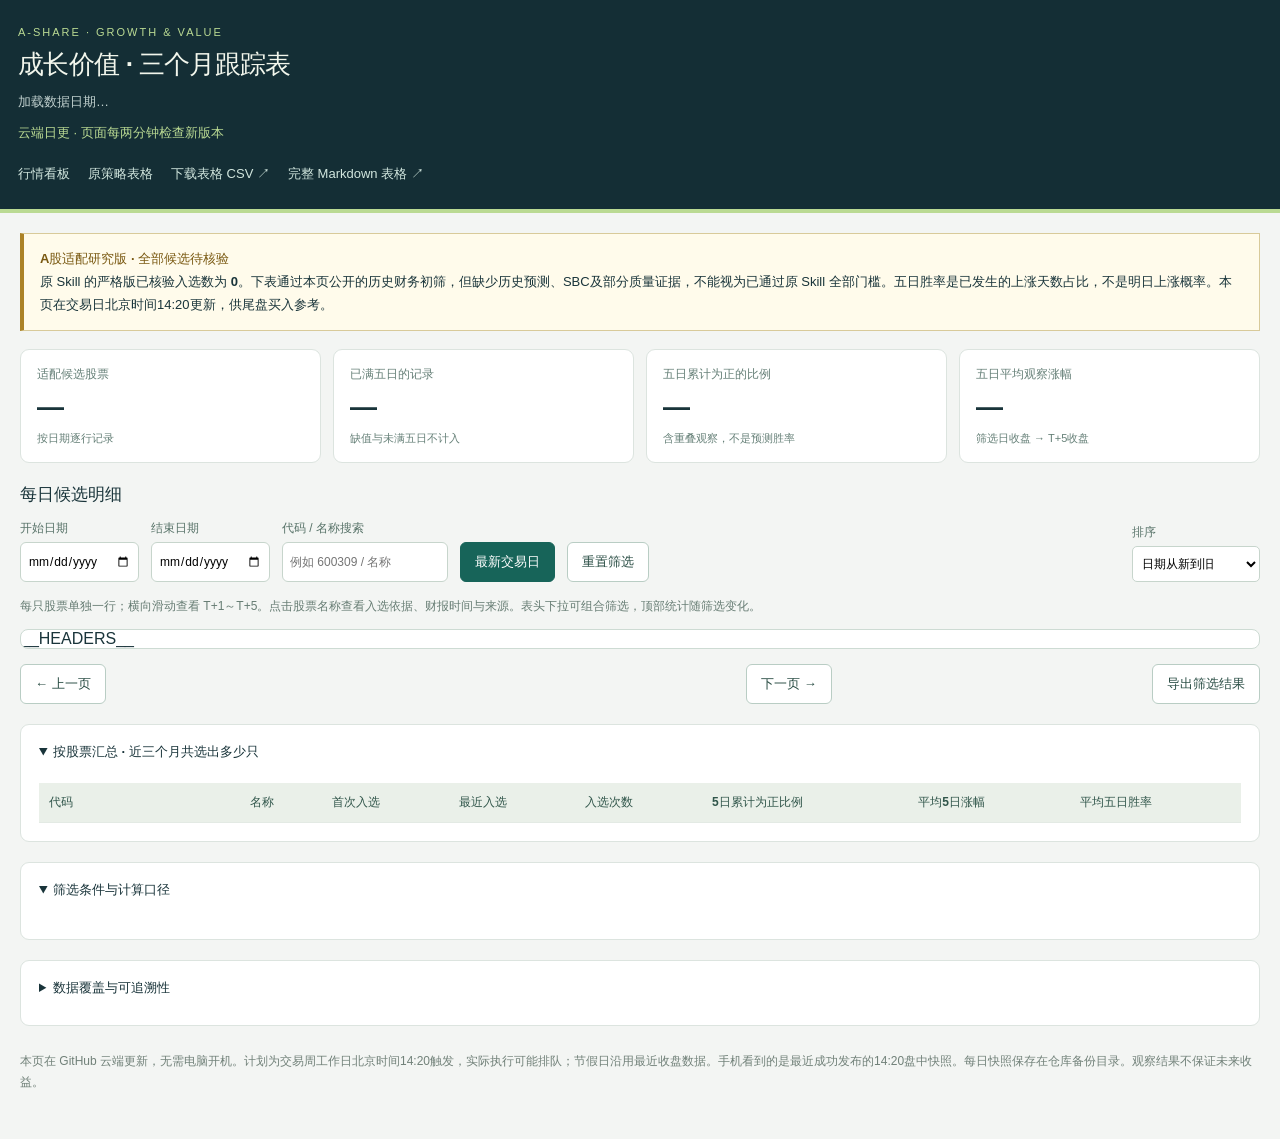
<file: scripts/garp_template.html>
<!doctype html>
<html lang="zh-CN"><head><meta charset="utf-8"><meta name="viewport" content="width=device-width,initial-scale=1"><meta name="theme-color" content="#142e35"><title>A股成长价值 · 三个月跟踪表</title>
<style>
:root{font-family:-apple-system,BlinkMacSystemFont,"Segoe UI","PingFang SC","Microsoft YaHei",sans-serif;color:#19343a;background:#f3f5f3;font-synthesis:none}*{box-sizing:border-box}body{margin:0}a{color:#076e70}button,input,select{font:inherit}button,a,input,select{touch-action:manipulation}button,select{cursor:pointer}header{background:#142e35;color:#f2f6ec;padding:26px max(18px,calc((100vw - 1500px)/2));border-bottom:4px solid #bada93}.eyebrow{font-size:11px;letter-spacing:2px;color:#bada93}h1{font-size:26px;letter-spacing:-.7px;margin:9px 0}header p{font-size:13px;color:#c0d0ce;margin:8px 0}nav{display:flex;gap:18px;margin-top:20px;flex-wrap:wrap}nav a{color:#d2e7df;text-decoration:none;font-size:13px}main{max-width:1540px;margin:auto;padding:20px}h2{font-size:17px;margin:0 0 14px}p{line-height:1.75}.notice{border:1px solid #d8ca9a;border-left:4px solid #ab8227;background:#fffbeb;padding:13px 16px;line-height:1.8;font-size:13px;margin-bottom:18px}.notice strong{color:#795810}.snap{background:#fff4d6;border:1px solid #dfc06a;border-radius:8px;padding:9px 11px;font-size:12px;color:#6b4d0d;margin:0 0 10px;line-height:1.7}.stats{display:grid;grid-template-columns:repeat(4,1fr);gap:12px;margin-bottom:20px}.card{background:#fff;border:1px solid #dce4df;padding:16px;border-radius:9px}.card span{font-size:12px;color:#668078;display:block}.card b{font-size:27px;font-variant-numeric:tabular-nums;display:block;margin:9px 0 5px}.card small{font-size:11px;color:#668078}.toolbar{display:flex;gap:12px;align-items:end;flex-wrap:wrap;margin-bottom:14px}.toolbar label{font-size:12px;color:#587369;display:grid;gap:5px}.toolbar input,.toolbar select{height:40px;border:1px solid #c7d5cc;border-radius:6px;background:white;padding:7px;max-width:100%}button,.download{border:1px solid #b9cdc4;border-radius:6px;background:white;color:#284c43;padding:10px 14px;text-decoration:none;font-size:13px;min-height:40px}.primary{background:#176459;color:white;border-color:#176459}.tablewrap{overflow:auto;max-height:72vh;border:1px solid #cddbd3;border-radius:8px;background:white;-webkit-overflow-scrolling:touch}table{border-collapse:separate;border-spacing:0;width:100%;font-size:12px;font-variant-numeric:tabular-nums}th,td{white-space:nowrap;text-align:right;padding:11px 10px;border-bottom:1px solid #e3eae4}th{position:sticky;top:0;background:#eaf0e9;z-index:3;font-size:12px;color:#31564b;text-align:left}th select{display:block;width:100%;min-width:86px;margin-top:7px;height:32px;background:white;border:1px solid #cad7cb;border-radius:4px;font-size:11px}td:nth-child(-n+4){text-align:left}td:nth-child(1),th:nth-child(1){position:sticky;left:0;z-index:2;background:#fafcf8;min-width:108px}th:nth-child(1){z-index:4;background:#eaf0e9}tbody tr:hover td{background:#f2f8ec}.stock{padding:0;border:0;background:none;min-height:24px;text-decoration:underline;text-underline-offset:3px;font-size:12px;color:#136459}.pos{color:#c03c39}.neg{color:#16825a}.muted{color:#8a968f;font-size:11px}.hint{font-size:12px;color:#677d74;line-height:1.75;margin:12px 0}.pagination{display:flex;gap:14px;justify-content:space-between;align-items:center;margin:15px 0;font-size:12px}.pagination button:disabled{opacity:.4;cursor:default}.rules{background:#fff;border:1px solid #dce4df;border-radius:9px;padding:18px;margin-top:20px;font-size:13px}summary{cursor:pointer;font-weight:650;min-height:28px}.rules table{margin-top:12px}.rules td{white-space:normal;text-align:left;position:static;background:none;line-height:1.75}.rules td:first-child{min-width:110px;width:160px;font-weight:600}.rule-table{overflow:auto}dialog{border:1px solid #c9d7cb;border-radius:12px;max-width:650px;width:calc(100% - 24px);padding:22px;max-height:85vh;color:#19343a}dialog::backdrop{background:#112b35aa}dialog h2{margin-right:70px}dialog .close{float:right}dialog p{font-size:13px}dialog td{white-space:normal;text-align:left;position:static!important;background:white!important}footer{padding:25px 0;color:#718179;font-size:12px;line-height:1.8}.empty{padding:45px;text-align:center;color:#65776d}#resultInfo{font-weight:600}#sourceLinks a{margin-right:15px}#live{color:#bada93}.sortline{display:flex;gap:10px;align-items:center;margin-left:auto;font-size:12px}.sortline select{height:36px;padding:5px;border:1px solid #c7d5cc;border-radius:5px;background:white}
@media(max-width:640px){header{padding:23px 16px}h1{font-size:23px}main{padding:14px 10px}.stats{grid-template-columns:repeat(2,1fr);gap:8px}.card{padding:12px}.card b{font-size:24px}.toolbar{gap:8px}.toolbar label{flex:1;min-width:135px}.toolbar input{width:100%}.toolbar button{flex:1}.sortline{margin-left:0;width:100%;justify-content:space-between}.tablewrap{max-height:68vh}td,th{padding:10px 8px}.notice{font-size:12px;padding:10px 12px}.pagination{gap:6px}.pagination button{padding:8px 12px}.rules{padding:14px}.rules td:first-child{min-width:80px}nav{gap:15px}.hint{font-size:11px}}
@media print{header,nav,.toolbar,.pagination,dialog,th select{display:none}.tablewrap{max-height:none;overflow:visible}th,td{position:static!important}main{padding:0}.stats{break-inside:avoid}}
</style></head><body>
<header><div class="eyebrow">A-SHARE · GROWTH & VALUE</div><h1>成长价值 · 三个月跟踪表</h1><p id="period">加载数据日期…</p><p id="live" role="status">云端日更 · 页面每两分钟检查新版本</p><p class="snap" id="snap" hidden></p><nav><a href="index.html">行情看板</a><a href="tables.html">原策略表格</a><a href="garp.csv" download>下载表格 CSV ↗</a><a href="garp.md">完整 Markdown 表格 ↗</a></nav></header>
<main>
<div class="notice"><strong>A股适配研究版 · 全部候选待核验</strong><br>原 Skill 的严格版已核验入选数为 <b>0</b>。下表通过本页公开的历史财务初筛，但缺少历史预测、SBC及部分质量证据，不能视为已通过原 Skill 全部门槛。五日胜率是已发生的上涨天数占比，不是明日上涨概率。本页在交易日北京时间14:20更新，供尾盘买入参考。</div>
<section class="stats" aria-label="样本概况"><div class="card"><span>适配候选股票</span><b id="stocks">—</b><small id="records">按日期逐行记录</small></div><div class="card"><span>已满五日的记录</span><b id="complete">—</b><small>缺值与未满五日不计入</small></div><div class="card"><span>五日累计为正的比例</span><b id="positive">—</b><small>含重叠观察，不是预测胜率</small></div><div class="card"><span>五日平均观察涨幅</span><b id="mean">—</b><small>筛选日收盘 → T+5收盘</small></div></section>
<h2>每日候选明细</h2>
<div class="toolbar"><label>开始日期<input type="date" id="start"></label><label>结束日期<input type="date" id="end"></label><label>代码 / 名称搜索<input type="search" id="search" placeholder="例如 600309 / 名称"></label><button id="latest" class="primary">最新交易日</button><button id="reset">重置筛选</button><div class="sortline"><span id="resultInfo" aria-live="polite"></span><label>排序 <select id="sort"><option value="date-desc">日期从新到旧</option><option value="date-asc">日期从旧到新</option><option value="cum-desc">五日累计从高到低</option><option value="cum-asc">五日累计从低到高</option><option value="win-desc">五日胜率从高到低</option></select></label></div></div>
<p class="hint">每只股票单独一行；横向滑动查看 T+1～T+5。点击股票名称查看入选依据、财报时间与来源。表头下拉可组合筛选，顶部统计随筛选变化。</p>
<div class="tablewrap" tabindex="0" aria-label="选股表格，可左右滚动"><table id="results"><thead><tr>__HEADERS__</tr></thead><tbody id="body"></tbody></table></div>
<noscript><p>浏览器禁用脚本，以下显示全部数据；筛选与自动刷新需启用脚本。</p><div class="tablewrap"><table><thead><tr>__HEADERS__</tr></thead><tbody>__FALLBACK__</tbody></table></div></noscript>
<div class="pagination"><button id="prev">← 上一页</button><span id="pageInfo"></span><button id="next">下一页 →</button><button id="export">导出筛选结果</button></div>
<p class="hint" id="nonoverlap"></p>
<section class="rules"><details open><summary>按股票汇总 · 近三个月共选出多少只</summary><div class="rule-table"><table><thead><tr><th>代码</th><th>名称</th><th>首次入选</th><th>最近入选</th><th>入选次数</th><th>5日累计为正比例</th><th>平均5日涨幅</th><th>平均五日胜率</th></tr></thead><tbody id="perstock"></tbody></table></div></details></section>
<section class="rules"><details open><summary>筛选条件与计算口径</summary><div class="rule-table"><table><tbody id="rules"></tbody></table></div></details></section>
<section class="rules"><details><summary>数据覆盖与可追溯性</summary><p id="coverage"></p><p>财报数据：东方财富转录的已公告报表；行情：同花顺前复权日线（观察收益）及不复权日线（估值）。供应商可能事后更正历史数据，财报间股本变化未完整重建。当前股票名单无法完整还原历史退市股。</p><p>获取与核验口径：<a href="https://akshare.akfamily.xyz/data/stock/stock.html" target="_blank" rel="noopener">AKShare 数据说明</a> · <a href="garp.json">本次数据与来源清单 JSON</a> · <a href="garp-validation.json">口径自洽校验记录</a></p><p id="runtime"></p></details></section>
<footer>本页在 GitHub 云端更新，无需电脑开机。计划为交易周工作日北京时间14:20触发，实际执行可能排队；节假日沿用最近收盘数据。手机看到的是最近成功发布的14:20盘中快照。每日快照保存在仓库备份目录。观察结果不保证未来收益。</footer>
</main>
<dialog id="detail"><button class="close" id="closeDetail">关闭</button><h2 id="detailTitle"></h2><p id="detailSummary"></p><table><tbody id="detailMetrics"></tbody></table><p id="sourceLinks"></p><p class="hint">结论：适配初筛通过，原 Skill 状态为待核验。无已验证的未来上涨概率或两至三年目标价。</p></dialog>
<script id="dataset" type="application/json">__PAYLOAD__</script>
<script>
'use strict';
const D=JSON.parse(document.getElementById('dataset').textContent), F=D.fields, $=id=>document.getElementById(id), pageSize=50;
let page=0,filtered=[],filters={};const params=new URLSearchParams(location.search);
const escapeHTML=s=>String(s??'').replace(/[&<>"']/g,c=>({'&':'&amp;','<':'&lt;','>':'&gt;','"':'&quot;',"'":'&#39;'}[c]));
const num=(x,n=2)=>x==null?'—':x.toFixed(n),pct=x=>x==null?'待满/缺值':`${x>=0?'+':''}${x.toFixed(2)}%`;
const stat=rs=>{const r=rs.filter(x=>x.cum!==null);return {n:r.length,positive:r.length?r.filter(x=>x.cum>0).length/r.length*100:null,mean:r.length?r.reduce((a,x)=>a+x.cum,0)/r.length:null}};
$('period').textContent=`${D.start} — ${D.end} · ${D.trading_days}个交易日 · 最近发布 ${new Date(D.generated_at).toLocaleString('zh-CN',{timeZone:'Asia/Shanghai',hour12:false})}（北京时间）`;
$('runtime').textContent=`参考 Skill v${D.runtime.skill_version} / contract ${D.runtime.contract_revision}；本页为独立A股适配器，未通过原Skill严格发布审计。`;
$('coverage').textContent=`当前名单${D.acquisition.listing_count}只，行情${D.acquisition.bar_count}只。`+Object.entries(D.acquisition.sources).map(([k,v])=>`${({gjzb:'财务指标',llb:'现金流量表',fzb:'资产负债表',raw_prices:'估值用不复权行情'})[k]||k}：${v.resolved}/${v.attempted}`).join('；')+'。数据缺失不会被当作达标。';
$('rules').innerHTML=D.rules.map(([k,v])=>`<tr><td>${escapeHTML(k)}</td><td>${escapeHTML(v)}</td></tr>`).join('');
const pv=D.provisional||{};if(pv.applied){const el=$("snap");el.hidden=false;el.innerHTML="<b>"+pv.date+" "+(pv.capture==='after_close'?'当日收盘快照':'14:20 盘中快照（未收盘）')+"</b> · 当日价格与涨跌来自实时快照源（"+escapeHTML(pv.source||"-")+"，抓取于 "+escapeHTML(pv.snapshot_at||"-")+"），供尾盘买入参考。本行为未收盘数据，与最终收盘存在约1%的中位差异；已发布的入选记录不会因次日收盘数据而改写。"}
const non=D.stats.nonoverlap;$('nonoverlap').textContent=`全样本去重观察：同一股票信号后5个交易日内不重复计样本，已满5日 ${non.n} 条，累计为正比例 ${num(non.positive_pct)}%，平均5日涨幅 ${pct(non.mean_cum)}。不同股票仍存在市场相关性；本统计不随筛选变化。`;
for(const k of ['start','end','search','sort'])if(params.has(k))$(k).value=params.get(k);
const catOptions=k=>[...new Set(D.rows.map(r=>r[k]))].sort((a,b)=>k==='date'?b.localeCompare(a):a.localeCompare(b));
document.querySelectorAll('#results th').forEach((th,i)=>{const k=F[i],s=document.createElement('select');s.setAttribute('aria-label',D.headers[i]+'筛选');s.dataset.key=k;
let opts=[['','全部']];if(i<4)opts.push(...catOptions(k).map(x=>[x,x]));else if(k==='win')opts.push(['ge80','≥80%'],['ge60','≥60%'],['le40','≤40%'],['100','100%'],['0','0%'],['na','待满/缺值']);else opts.push(['up','上涨'],['down','下跌'],['flat','平盘'],['ge5','≥5%'],['na','待满/缺值']);
s.innerHTML=opts.map(([v,t])=>`<option value="${escapeHTML(v)}">${escapeHTML(t)}</option>`).join('');s.value=params.get('f_'+k)||'';filters[k]=s.value;s.addEventListener('change',()=>{filters[k]=s.value;page=0;render()});th.appendChild(s)});
function match(v,f,k){if(!f)return true;if(F.indexOf(k)<4)return v===f;if(f==='na')return v===null;if(v===null)return false;return ({up:v>0,down:v<0,flat:v===0,ge5:v>=5,ge80:v>=80,ge60:v>=60,le40:v<=40,'100':v===100,'0':v===0})[f]===true}
function syncURL(){const q=new URLSearchParams();for(const k of ['start','end','search','sort'])if($(k).value&&!(k==='sort'&&$(k).value==='date-desc'))q.set(k,$(k).value);Object.entries(filters).forEach(([k,v])=>{if(v)q.set('f_'+k,v)});history.replaceState(null,'',location.pathname+(q.size?'?'+q:'')+location.hash)}
function render(){const term=$('search').value.trim().toLowerCase();filtered=D.rows.filter(r=>(!$('start').value||r.date>=$('start').value)&&(!$('end').value||r.date<=$('end').value)&&(!term||(r.code+' '+r.name).toLowerCase().includes(term))&&Object.entries(filters).every(([k,f])=>match(r[k],f,k)));
const [key,dir]=$('sort').value.split('-');filtered.sort((a,b)=>{if(a[key]===null)return b[key]===null?0:1;if(b[key]===null)return -1;const delta=typeof a[key]==='string'?a[key].localeCompare(b[key]):a[key]-b[key];return delta*(dir==='desc'?-1:1)||a.code.localeCompare(b.code)});
const count=filtered.length,pages=Math.max(1,Math.ceil(count/pageSize));page=Math.min(page,pages-1);const chunk=filtered.slice(page*pageSize,(page+1)*pageSize);
$('body').innerHTML=chunk.length?chunk.map((r,j)=>'<tr>'+F.map((k,i)=>{if(k==='name')return `<td><button class="stock" data-row="${page*pageSize+j}">${escapeHTML(r.name)}</button></td>`;if(i<4)return `<td>${escapeHTML(r[k])}</td>`;const value=r[k],label=k==='win'?(value===null?'待满5日':`${value/20}/5 (${value.toFixed(0)}%)`):pct(value);return `<td class="${value===null?'muted':value>0?'pos':value<0?'neg':''}">${label}</td>`}).join('')+'</tr>').join(''):'<tr><td colspan="12" class="empty">没有符合当前筛选的记录，请调整日期或重置筛选。</td></tr>';
const s=stat(filtered);$('stocks').textContent=new Set(filtered.map(r=>r.code)).size;$('records').textContent=`共 ${count.toLocaleString()} 条日期记录`;$('complete').textContent=s.n.toLocaleString();$('positive').textContent=num(s.positive,1)+'%';$('mean').textContent=pct(s.mean);$('resultInfo').textContent=`${count.toLocaleString()} / ${D.rows.length.toLocaleString()} 条`;$('pageInfo').textContent=`第 ${page+1} / ${pages} 页 · 每页50条`;$('prev').disabled=page===0;$('next').disabled=page>=pages-1;syncURL();}
for(const k of ['start','end','search','sort'])$(k).addEventListener(k==='search'?'input':'change',()=>{page=0;render()});
$('latest').onclick=()=>{$('start').value=D.end;$('end').value=D.end;filters.date='';document.querySelector('[data-key="date"]').value='';page=0;render()};
$('reset').onclick=()=>{for(const k of ['start','end','search'])$(k).value='';$('sort').value='date-desc';document.querySelectorAll('#results th select').forEach(s=>{s.value='';filters[s.dataset.key]=''});page=0;render()};
$('prev').onclick=()=>{page--;render()};$('next').onclick=()=>{page++;render()};
$('perstock').innerHTML=Object.values(D.per_stock).sort((a,b)=>(b.mean_cum??-999)-(a.mean_cum??-999)).map(s=>`<tr><td>${s.code}</td><td>${escapeHTML(s.name)}</td><td>${s.first_date}</td><td>${s.last_date}</td><td>${s.signals}</td><td>${s.positive_pct==null?'—':s.positive_pct.toFixed(1)+'%'}</td><td>${pct(s.mean_cum)}</td><td>${s.mean_win==null?'—':s.mean_win.toFixed(0)+'%'}</td></tr>`).join('');
$('body').onclick=e=>{const btn=e.target.closest('button[data-row]');if(!btn)return;const r=filtered[+btn.dataset.row],f=D.financial_records[r.financial_ref];$('detailTitle').textContent=`${r.code} ${r.name} · ${r.date}`;$('detailSummary').textContent=`财报期 ${f.period}，公告日期 ${f.published}；ROIC取已公布年度 ${f.annual}。所有筛选字段在选股日可用的供应商报表中取值。`;
const m=[['稀释EPS同比',num(f.eps_yoy)+'%'],['营收同比',num(f.revenue_yoy)+'%'],['TTM市盈率',num(r.pe_ttm)+'倍'],['未扣SBC的FCF收益率',num(r.fcf_yield)+'%'],['年度供应商ROIC',num(f.roic)+'%'],['资产负债率',num(f.debt_ratio)+'%'],['报表股本估算总市值',num(r.cap_yi)+'亿元'],['20日平均成交额',num(r.amount_wan)+'万元'],['TTM经营现金流',num(f.ocf_ttm/1e8)+'亿元'],['TTM资本支出',num(f.capex_ttm/1e8)+'亿元'],['TTM标准自由现金流',num(f.fcf_ttm/1e8)+'亿元'],['入场基准价（'+(r.entry_source==='intraday_snapshot'?'盘中快照':'收盘')+'）',num(r.entry_price||r.raw_close)],['当日市场价',num(r.raw_close)],['T+1至T+5对应日期',r.future_dates.map(d=>d||'尚未到达').join(' / ')]];
$('detailMetrics').innerHTML=m.map(([k,v])=>`<tr><td>${escapeHTML(k)}</td><td>${escapeHTML(v)}</td></tr>`).join('');$('sourceLinks').innerHTML=Object.entries(D.sources[r.code]).map(([k,v])=>`<a href="${escapeHTML(v.url)}" target="_blank" rel="noopener">${({indicators:'财务指标',cashflow:'现金流表',balance:'资产负债表',raw_price:'估值行情'})[k]}</a>`).join('');$('detail').showModal()};$('closeDetail').onclick=()=>$('detail').close();
$('export').onclick=()=>{const quote=s=>'"'+String(s).replaceAll('"','""')+'"';const lines=[D.headers,...filtered.map(r=>F.map((k,i)=>i<4?r[k]:r[k]===null?'待满5日/缺值':k==='win'?r[k]+'%':pct(r[k])))];const url=URL.createObjectURL(new Blob(['\ufeff'+lines.map(r=>r.map(quote).join(',')).join('\r\n')],{type:'text/csv;charset=utf-8'}));const a=document.createElement('a');a.href=url;a.download='A股成长价值-'+D.end+'.csv';a.click();setTimeout(()=>URL.revokeObjectURL(url),1000)};
render();let checking=false;async function check(){if(document.hidden||checking)return;checking=true;try{const r=await fetch('garp.json?t='+Date.now(),{cache:'no-store'});if(!r.ok)throw Error(r.status);const latest=await r.json();if(latest.generated_at!==D.generated_at){location.reload();return}$('live').textContent='已检查最新版本 · '+new Date().toLocaleTimeString('zh-CN',{hour12:false})+' · 最近收盘 '+D.end}catch{$('live').textContent='暂未连上更新服务，当前显示已发布数据 '+D.end}finally{checking=false}}
setInterval(check,120000);document.addEventListener('visibilitychange',()=>{if(!document.hidden)check()});
</script></body></html>
</file>
<file: docs/monitor.css>
:root{--bg:#eef2f7;--card:#fff;--ink:#0f172a;--muted:#64748b;--line:#dbe3ee;--blue:#2563eb;--up:#d81e3f;--down:#07885c;--r:16px}*{box-sizing:border-box}body{margin:0;background:var(--bg);color:var(--ink);font:14px/1.55 -apple-system,BlinkMacSystemFont,"Segoe UI","PingFang SC","Microsoft YaHei",sans-serif}header{background:linear-gradient(135deg,#0f172a,#1e3a8a);color:#fff}.head,main,footer{max-width:1120px;margin:auto;padding-left:16px;padding-right:16px}.head{min-height:86px;display:flex;align-items:center;justify-content:space-between;gap:20px}.head h1{font-size:21px;margin:0}.head p{margin:4px 0 0;opacity:.74;font-size:12px}.head nav{display:flex;gap:16px}.head a{color:#dbeafe;text-decoration:none;font-size:13px}main{padding-top:20px;padding-bottom:50px}.search,.hero,article,.watch,.empty{background:var(--card);border:1px solid var(--line);border-radius:var(--r);box-shadow:0 2px 7px rgba(15,23,42,.05)}.search{padding:18px}.search label{display:block;font-weight:700;margin-bottom:7px}.searchrow{display:flex;gap:8px}.search input{flex:1;min-width:0;padding:12px 14px;border:1px solid #b8c5d6;border-radius:11px;font:inherit;font-size:16px}.search button,.positionform button{border:0;border-radius:10px;padding:0 22px;background:var(--blue);color:#fff;font-weight:700}.notice{color:var(--muted);font-size:12px;margin:10px 0 0}.matches{border:1px solid var(--line);border-radius:10px;margin-top:5px;overflow:hidden}.matches button{display:block;width:100%;padding:9px 12px;text-align:left;border:0;border-bottom:1px solid var(--line);background:#fff;color:var(--ink);border-radius:0}.matches button:last-child{border:0}.empty{text-align:center;padding:54px 18px;margin-top:14px}.empty h2{font-size:18px;margin:0 0 5px}.empty p,.muted{color:var(--muted)}.hero{display:flex;justify-content:space-between;gap:20px;padding:22px;margin-top:14px}.identity{display:flex;align-items:baseline;gap:10px}.identity h2{margin:0;font-size:24px}.identity span,.hero p{color:var(--muted)}.price{display:flex;align-items:baseline;gap:10px;margin-top:7px}.price strong{font-size:34px;letter-spacing:-1px}.price span{font-size:16px;font-weight:700}.positive{color:var(--up)}.negative{color:var(--down)}.score{min-width:180px;border-left:1px solid var(--line);padding-left:24px;display:flex;flex-direction:column;justify-content:center}.score span,.score small{color:var(--muted)}.score strong{font-size:38px}.metricgrid{display:grid;grid-template-columns:repeat(6,1fr);gap:10px;margin:10px 0}.metric{background:#fff;border:1px solid var(--line);border-radius:13px;padding:13px}.metric span{display:block;color:var(--muted);font-size:11px}.metric strong{display:block;font-size:18px;margin-top:4px}.twocol{display:grid;grid-template-columns:.85fr 1.15fr;gap:10px}.twocol article,.position,.watch{padding:18px}.twocol h3,.position h3,.watch h2{margin:0 0 14px;font-size:15px}.levels{display:grid;grid-template-columns:1fr 1fr;gap:9px}.levels div{background:#f8fafc;border:1px solid var(--line);padding:12px;border-radius:11px}.levels span{display:block;color:var(--muted);font-size:11px}.levels strong{font-size:21px}.rule{font-size:12px;color:var(--muted);margin-bottom:0}.reasoncols{display:grid;grid-template-columns:1fr 1fr;gap:16px}.reasoncols h4{font-size:12px;margin:0;color:var(--muted)}ul{padding-left:18px;margin-bottom:0}.position{margin-top:10px}.positionform{display:flex;align-items:end;gap:9px;flex-wrap:wrap}.positionform label{display:grid;gap:4px;color:var(--muted);font-size:12px}.positionform input{width:150px;padding:9px;border:1px solid var(--line);border-radius:9px;font:inherit}.positionform button{height:39px}.positionform .secondary{background:#e8efff;color:#1745a5}.watch{margin-top:14px}.sectionhead{display:flex;justify-content:space-between;align-items:center}.textbtn{border:0;background:none;color:var(--muted)}.watchgrid{display:grid;grid-template-columns:repeat(auto-fill,minmax(220px,1fr));gap:9px}.watchitem{border:1px solid var(--line);border-radius:11px;padding:11px;background:#fbfdff;cursor:pointer}.watchitem b{display:flex;justify-content:space-between}.watchitem small{display:block;color:var(--muted);margin-top:4px}footer{color:var(--muted);font-size:11px;padding-bottom:32px}@media(max-width:800px){.head{min-height:72px}.head h1{font-size:17px}.head nav{display:none}.metricgrid{grid-template-columns:repeat(3,1fr)}.twocol{grid-template-columns:1fr}.hero{padding:16px}.score{min-width:120px;padding-left:16px}.score strong{font-size:30px}.price strong{font-size:28px}}@media(max-width:520px){.metricgrid{grid-template-columns:repeat(2,1fr)}.hero{display:block}.score{border:0;border-top:1px solid var(--line);padding:13px 0 0;margin-top:13px}.reasoncols{grid-template-columns:1fr}.positionform label,.positionform input{width:100%}.positionform button{flex:1}.searchrow button{padding:0 16px}}
</file>
<file: docs/monitor-plan.css>
.profile{background:#fff;border:1px solid var(--line);border-left:4px solid #f59e0b;border-radius:var(--r);box-shadow:0 2px 7px rgba(15,23,42,.05);padding:15px 18px;margin-bottom:10px}.profile div{display:flex;gap:12px;align-items:baseline;flex-wrap:wrap}.profile span,.profile p{color:var(--muted);font-size:12px}.profile p{margin:5px 0 0}.quick{display:flex;align-items:center;gap:7px;flex-wrap:wrap;margin-top:10px;color:var(--muted);font-size:12px}.quick button{border:1px solid var(--line);border-radius:8px;background:#f8fafc;color:var(--ink);padding:5px 9px}.quick button:hover{border-color:var(--blue);color:var(--blue)}.action{padding:18px;margin-bottom:10px;border-top:3px solid var(--blue)}.actionhead{display:flex;justify-content:space-between;gap:14px;align-items:flex-start}.actionhead h3{margin:0;font-size:16px}.actionhead p{margin:4px 0 0;color:var(--muted)}.actionhead span{white-space:nowrap;background:#e8efff;color:#1745a5;padding:4px 9px;border-radius:8px;font-size:12px;font-weight:700}.steps{display:grid;grid-template-columns:repeat(4,1fr);gap:9px;margin-top:14px}.step{border:1px solid var(--line);border-radius:11px;padding:12px;background:#fbfdff}.step b{display:block;font-size:12px;margin-bottom:4px}.step strong{display:block;font-size:18px}.step span{display:block;color:var(--muted);font-size:11px;margin-top:4px}.step.risk{border-color:#fecaca;background:#fff8f8}.step.go{border-color:#bfdbfe;background:#f8fbff}@media(max-width:800px){.steps{grid-template-columns:repeat(2,1fr)}}@media(max-width:520px){.steps{grid-template-columns:1fr}.actionhead{display:block}.actionhead span{display:inline-block;margin-top:8px}}
</file>
<file: docs/monitor-indicators.css>
.analysisgrid{display:grid;grid-template-columns:1fr 1fr;gap:10px;margin-bottom:10px}.analysisgrid article,.indicator,.news{padding:18px}.analysisgrid h3,.indicator h3,.news h3{margin:0 0 12px;font-size:15px}.themechips{display:flex;gap:7px;flex-wrap:wrap}.themechips span{background:#e8efff;color:#1745a5;padding:5px 9px;border-radius:8px;font-size:12px}.valuation{display:grid;grid-template-columns:repeat(4,1fr);gap:7px}.valuation div,.kv{border:1px solid var(--line);background:#fbfdff;border-radius:9px;padding:8px}.valuation span,.kv span{display:block;color:var(--muted);font-size:10px}.valuation b,.kv b{font-size:15px}.indicator{margin-bottom:10px}.indicatorcols{display:grid;grid-template-columns:repeat(3,1fr);gap:10px}.indicatorcols h4{margin:0 0 7px;color:var(--muted);font-size:12px}.kvlist{display:grid;gap:6px}.kv{display:flex;justify-content:space-between;align-items:center}.kv span{display:inline}.ma-above{color:var(--up)}.ma-below{color:var(--down)}.news{margin-top:10px}.news .sectionhead span{font-size:11px;color:var(--muted)}.newsitem{display:grid;grid-template-columns:82px 1fr;gap:9px;padding:8px 0;border-bottom:1px solid var(--line)}.newsitem:last-child{border-bottom:0}.newsitem time{color:var(--muted);font-size:11px}.newsitem b{font-size:12.5px}.missing{color:var(--muted);font-size:12px}@media(max-width:800px){.analysisgrid{grid-template-columns:1fr}.indicatorcols{grid-template-columns:1fr}.valuation{grid-template-columns:repeat(2,1fr)}}
</file>
